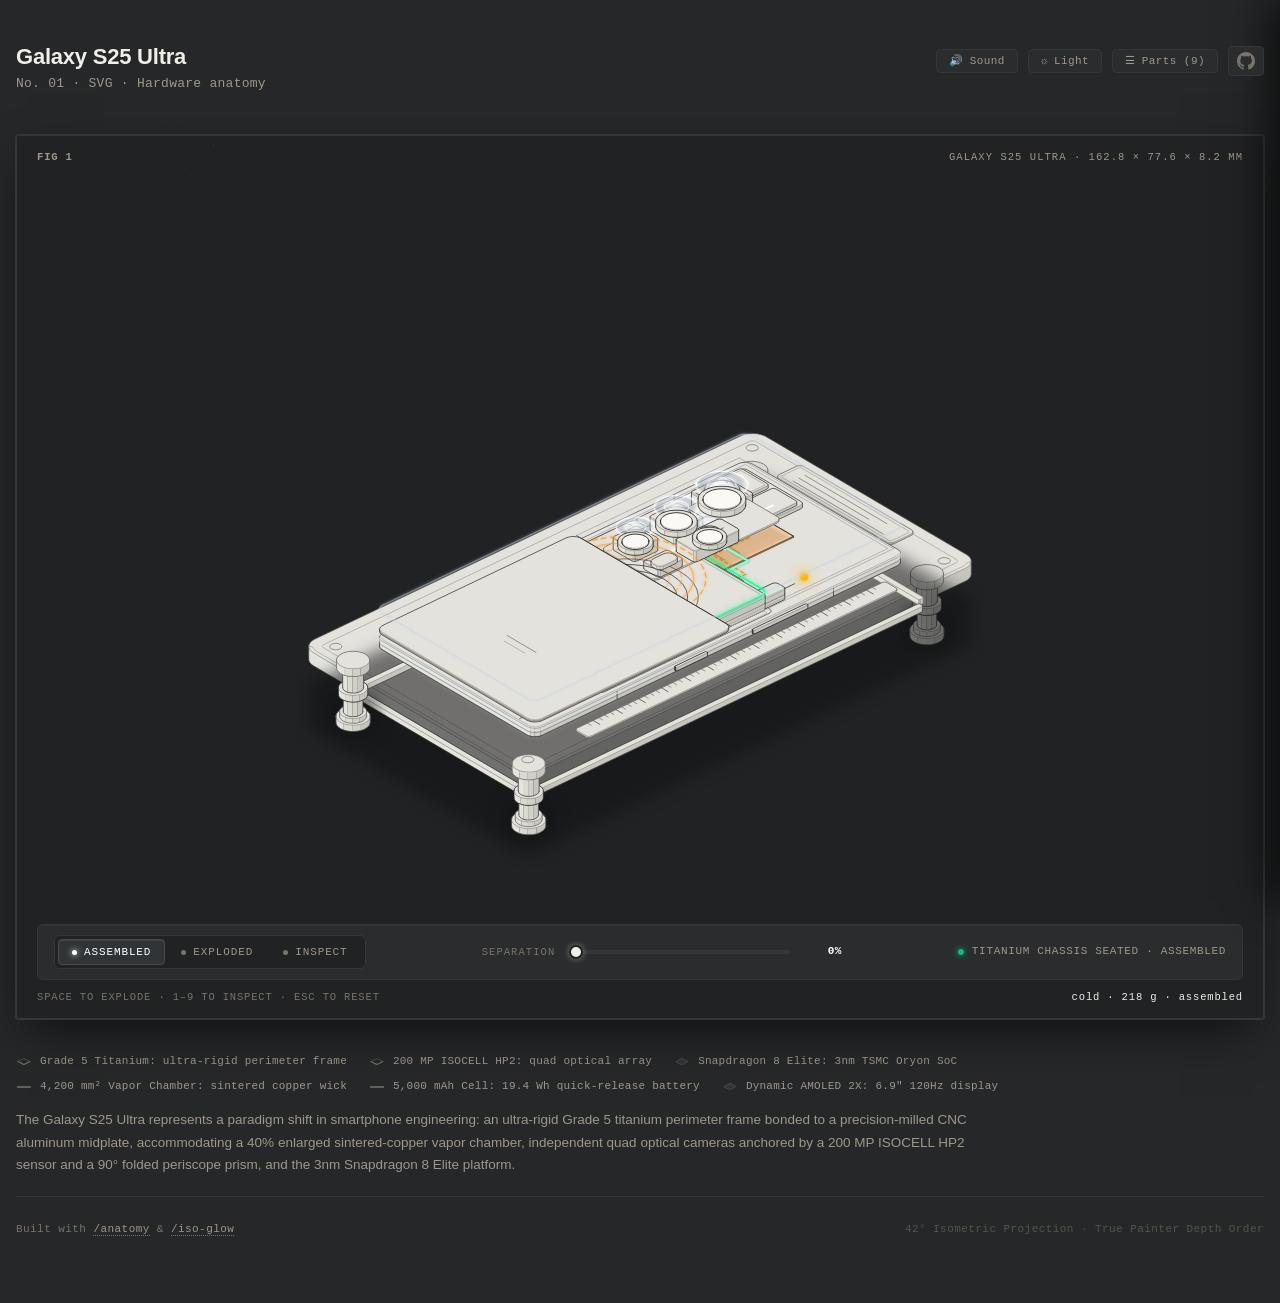
<file: index.html>
<!doctype html><html lang="en"><head><meta charset="utf-8"><meta name="viewport" content="width=device-width, initial-scale=1"><title>Samsung Galaxy S25 Ultra · Interactive Engineering Anatomy</title><style>
.iso{
  --anatomy-page:#0b0b0b;--anatomy-card:#131313;--anatomy-text:#a3a3a3;--anatomy-strong:#e6e6e6;--anatomy-muted:#6e6e6e;
  --anatomy-paper:#131313;--anatomy-face:#1b1b1b;--anatomy-top:#1c1c1c;
  --anatomy-shade-0:#0f0f0f;--anatomy-shade-1:#121212;--anatomy-shade-2:#151515;--anatomy-shade-3:#181818;
  --anatomy-lit-top:#262626;--anatomy-lit-shade:#1d1d1d;
  --anatomy-hi:#d4d4d4;--anatomy-mid:#6a6a6a;--anatomy-lo:#3e3e3e;--anatomy-faint:#2a2a2a;--anatomy-lit:#ffffff;
  --anatomy-halo:#050505;--anatomy-halo-opacity:.9;--anatomy-dot:#e6e6e6;
  --anatomy-red:#ff6b6b;--anatomy-green:#6be0a0;--anatomy-blue:#6b9bff;
  --anatomy-weight:.6px;--anatomy-ease:cubic-bezier(.32,.72,0,1);
  --anatomy-mono:ui-monospace,"SF Mono",Menlo,Consolas,monospace;
  --anatomy-lift:inset 0 1px 0 0 #ffffff0a,inset 0 0 0 1px #ffffff06,0 0 0 1px #00000026,0 1px 1px -.5px #00000014,0 3px 3px -1.5px #00000014,0 6px 6px -3px #00000014,0 12px 12px -6px #00000014;
}
.iso[data-theme="light"]{
  --anatomy-page:#f2f2ef;--anatomy-card:#fbfbfa;--anatomy-text:#57575a;--anatomy-strong:#18181a;--anatomy-muted:#8c8c90;
  --anatomy-paper:#fbfbfa;--anatomy-face:#ffffff;--anatomy-top:#ffffff;
  --anatomy-shade-0:#dcdcd9;--anatomy-shade-1:#e5e5e2;--anatomy-shade-2:#ededea;--anatomy-shade-3:#f4f4f1;
  --anatomy-lit-top:#ffffff;--anatomy-lit-shade:#eeeeeb;
  --anatomy-hi:#26262a;--anatomy-mid:#8a8a8f;--anatomy-lo:#b4b4b8;--anatomy-faint:#d4d4d6;--anatomy-lit:#000000;
  --anatomy-halo:#8a8a80;--anatomy-halo-opacity:.32;--anatomy-dot:#3a3a3e;
  --anatomy-red:#e5484d;--anatomy-green:#30a46c;--anatomy-blue:#3e63dd;
  --anatomy-lift:inset 0 1px 0 0 #ffffff,0 0 0 1px #0000000f,0 1px 1px -.5px #0000000a,0 3px 3px -1.5px #0000000a,0 6px 6px -3px #0000000a,0 12px 12px -6px #0000000a;
}
.iso-svg{display:block;width:100%;height:auto;overflow:visible}
.iso-svg path,.iso-svg circle{vector-effect:non-scaling-stroke}
.iso-fill{fill:var(--anatomy-paper);stroke:none}
.iso-solid[data-lit]>.iso-fill{fill:var(--anatomy-face)}
.iso-shade,.iso-top{stroke:none}
.iso-shade[data-shade="0"]{fill:var(--anatomy-shade-0)}
.iso-shade[data-shade="1"]{fill:var(--anatomy-shade-1)}
.iso-shade[data-shade="2"]{fill:var(--anatomy-shade-2)}
.iso-shade[data-shade="3"]{fill:var(--anatomy-shade-3)}
.iso-top{fill:var(--anatomy-top)}
.iso-solid[data-lit]>.iso-top{fill:var(--anatomy-lit-top)}
.iso-solid[data-lit]>.iso-shade{fill:var(--anatomy-lit-shade)}
.iso-solid[data-seamless]>.iso-shade,.iso-solid[data-seamless]>.iso-top{stroke-width:.4;stroke-linejoin:round}
.iso-solid[data-seamless]>.iso-shade[data-shade="0"]{stroke:var(--anatomy-shade-0)}
.iso-solid[data-seamless]>.iso-shade[data-shade="1"]{stroke:var(--anatomy-shade-1)}
.iso-solid[data-seamless]>.iso-shade[data-shade="2"]{stroke:var(--anatomy-shade-2)}
.iso-solid[data-seamless]>.iso-shade[data-shade="3"]{stroke:var(--anatomy-shade-3)}
.iso-solid[data-seamless]>.iso-top{stroke:var(--anatomy-top)}
.iso-solid[data-seamless][data-lit]>.iso-top{stroke:var(--anatomy-lit-top)}
.iso-solid[data-seamless][data-lit]>.iso-shade{stroke:var(--anatomy-lit-shade)}
.iso-solid[data-lit]>.iso-edge{stroke:var(--anatomy-lit)}
.iso-halo{fill:var(--anatomy-halo);stroke:none;filter:blur(9px);opacity:var(--anatomy-halo-opacity);transform:translateY(3px)}
.iso-line{fill:none;stroke:var(--anatomy-lo);stroke-width:var(--anatomy-weight);stroke-linecap:round;stroke-linejoin:round}
.iso-line[data-tone="hi"]{stroke:var(--anatomy-hi)}
.iso-line[data-tone="mid"]{stroke:var(--anatomy-mid)}
.iso-line[data-tone="lo"]{stroke:var(--anatomy-lo)}
.iso-line[data-tone="faint"]{stroke:var(--anatomy-faint)}
.iso-line[data-tone="lit"]{stroke:var(--anatomy-lit)}
.iso-line[data-tone="red"]{stroke:var(--anatomy-red)}
.iso-line[data-tone="green"]{stroke:var(--anatomy-green)}
.iso-line[data-tone="blue"]{stroke:var(--anatomy-blue)}
.iso-line[data-dotted]{stroke-dasharray:.01 3.5;stroke-width:1}
.iso-line[data-dashed]{stroke-dasharray:3 3}
.iso-line[data-flow]{stroke-dasharray:2 6}
.iso-wire-end{fill:var(--anatomy-paper);stroke:var(--anatomy-lo);stroke-width:var(--anatomy-weight)}
.iso-wire[data-tone="hi"] .iso-wire-end{stroke:var(--anatomy-hi)}
.iso-wire[data-tone="mid"] .iso-wire-end{stroke:var(--anatomy-mid)}
.iso-wire[data-tone="faint"] .iso-wire-end{stroke:var(--anatomy-faint)}
.iso-wire[data-tone="lit"] .iso-wire-end{stroke:var(--anatomy-lit)}
.iso-dots circle{fill:var(--anatomy-dot);stroke:none;opacity:.32}
.iso-dots[data-tone="hi"] circle{opacity:.85}
.iso-dots[data-tone="mid"] circle{opacity:.45}
.iso-dots[data-tone="lo"] circle{opacity:.22}
.iso-dots[data-tone="faint"] circle{opacity:.12}
.iso-face-text{fill:var(--anatomy-mid);font-family:var(--anatomy-mono);letter-spacing:.04em}
.iso-face-text[data-tone="hi"]{fill:var(--anatomy-hi)}
.iso-face-text[data-tone="lo"]{fill:var(--anatomy-lo)}
.iso-face-text[data-tone="faint"]{fill:var(--anatomy-faint)}
.tb-body{fill:var(--anatomy-shade-2);stroke:none}
.tb-shine{fill:var(--anatomy-top);stroke:none}
.tb-shade{fill:var(--anatomy-shade-0);stroke:none}
.tb-ring{fill:none;stroke:var(--anatomy-lo);stroke-width:.45;stroke-linecap:butt;stroke-linejoin:round}
.tb-ring[data-tone="mid"]{stroke:var(--anatomy-mid)}
.tb-ring[data-tone="faint"]{stroke:var(--anatomy-faint)}
.tb-ring[data-tone="hi"]{stroke:var(--anatomy-hi)}
@keyframes iso-flow{to{stroke-dashoffset:-32}}
@keyframes iso-pulse{0%,100%{opacity:.18}12%{opacity:1}40%{opacity:.18}}
.iso-line[data-flow]{animation:iso-flow 1600ms linear infinite}
.iso-dots circle[data-pulse]{animation:iso-pulse 1600ms steps(1,end) infinite;animation-delay:var(--pulse-at,0ms)}
.iso-figure{margin:32px 0 36px}
.iso-plate{position:relative;padding:52px 24px;border-radius:0;background:var(--anatomy-card);box-shadow:0 0 0 1px var(--anatomy-mid);--anatomy-paper:var(--anatomy-card)}
.iso-plate-corners{position:absolute;inset:18px 20px;pointer-events:none}
.iso-plate-corner{position:absolute;color:var(--anatomy-muted);font-family:var(--anatomy-mono);font-size:10.5px;line-height:1;letter-spacing:.04em;white-space:nowrap}
.iso-plate-corner[data-corner="fig"]{top:0;left:0;color:var(--anatomy-text)}
.iso-plate-corner[data-corner="title"]{top:0;right:0;text-transform:uppercase;letter-spacing:.1em}
.iso-plate-corner[data-corner="hint"]{bottom:0;left:0;text-transform:uppercase;letter-spacing:.1em}
.iso-plate-corner[data-corner="readout"]{right:0;bottom:0;color:var(--anatomy-text);font-variant-numeric:tabular-nums}
.iso-plate .iso-svg{margin:0 auto}
.iso-legend{display:grid;gap:8px;margin-top:12px;color:var(--anatomy-muted);font-size:13px;line-height:1.55}
.iso-keys{display:flex;flex-wrap:wrap;gap:6px 18px}
.iso-key{display:inline-flex;align-items:center;gap:7px}
.iso-swatch{width:16px;height:10px;flex:none;overflow:visible}
.iso-swatch path{fill:none;stroke:var(--anatomy-hi);stroke-width:1;vector-effect:non-scaling-stroke;stroke-linejoin:round;stroke-linecap:round}
.iso-swatch[data-mark="raised"] path,.iso-swatch[data-mark="flat"] path{stroke:var(--anatomy-mid)}
.iso-swatch[data-mark="lit"] path{stroke:var(--anatomy-lit)}
.iso-swatch[data-mark="dim"] path{stroke:var(--anatomy-lo)}
.iso-swatch[data-mark="dotted"] path{stroke-dasharray:.01 3;stroke-width:1.4}
.iso-swatch[data-mark="dashed"] path{stroke-dasharray:3 2.5}
.iso-swatch[data-mark="red"] path{stroke:var(--anatomy-red)}
.iso-swatch[data-mark="green"] path{stroke:var(--anatomy-green)}
.iso-swatch[data-mark="blue"] path{stroke:var(--anatomy-blue)}
.iso-swatch-crease{stroke:var(--anatomy-lo)!important}
@media (max-width:560px){.iso-plate{padding:48px 12px 70px}.iso-plate-corner[data-corner="hint"]{bottom:18px}}
@media (prefers-reduced-motion:reduce){.iso-line[data-flow],.iso-dots circle[data-pulse]{animation:none}}

*{box-sizing:border-box}
html{color-scheme:dark}
body[data-theme="light"]{color-scheme:light}
body{margin:0;background:var(--anatomy-page);color:var(--anatomy-text);font:14px/1.6 ui-sans-serif,system-ui,-apple-system,"Segoe UI",sans-serif;-webkit-font-smoothing:antialiased}
.iso-page{width:min(1240px,100% - 32px);margin:64px auto 96px}
</style></head><body class="iso" data-theme="dark"><main class="iso-page"><style>/**
 * Galaxy S25 Ultra — Interactive Engineering Anatomy
 * Master Exhibition Stylesheet
 *
 * Visual Direction:
 * - Museum-grade dark technical exhibition hall: near-black graphite (#0b0c0e),
 *   titanium panels (#131417), muted edge lines (#25282c), precision metal accents.
 * - Restrained active illumination: clean white (#ffffff), metallic silver (#e2e8f0),
 *   warm copper/amber (#ff9a2e, #d97706) for thermal flow, power green (#10b981).
 * - Anti-Slop Directive: No neon rainbow gradients, no glassmorphism bubble cards,
 *   no floating marketing fluff. Crisp 1px technical joints and calibrated typography.
 */

/* ==========================================================================
   1. Design Tokens & Exhibition Theme Contract
   ========================================================================== */

:root,
.iso {
  /* Core Slate & Ivory Exhibition Tokens matching Anatomy reference */
  --bg: #252728;
  --panel: #202223;
  --edge: #343739;
  --line: #474b4f;
  --accent: #ffffff;
  --accent-hi: #ffffff;
  --accent-dim: rgba(255, 255, 255, 0.08);
  --accent-border: rgba(255, 255, 255, 0.28);
  --accent-glow: rgba(255, 255, 255, 0.35);

  /* Anatomy Surface & Facet Tokens (Tactile Titanium / Ceramic Bone) */
  --anatomy-page: #252728;
  --anatomy-card: #202223;
  --anatomy-paper: #dedbd5;
  --anatomy-face: #dedbd5;
  --anatomy-top: #e4e2dd;
  --anatomy-shade-0: #c6c6be;
  --anatomy-shade-1: #d0d0c9;
  --anatomy-shade-2: #dadad3;
  --anatomy-shade-3: #e4e4de;
  --anatomy-lit-top: #fbf9f5;
  --anatomy-lit-shade: #edebe6;
  --anatomy-hi: #2b2b29;
  --anatomy-mid: #4a4945;
  --anatomy-lo: #787670;
  --anatomy-faint: #a8a59e;
  --anatomy-lit: #000000;
  --anatomy-halo: #121314;
  --anatomy-halo-opacity: 0.55;
  --anatomy-dot: #4a4945;
  --anatomy-weight: 0.75px;

  /* Secondary Accents (Warm Copper/Amber & Clean Power Green) */
  --accent-silver: #d5d2cb;
  --accent-amber: #ff9a2e;
  --accent-amber-dim: rgba(255, 154, 46, 0.12);
  --accent-amber-glow: rgba(255, 154, 46, 0.35);
  --accent-green: #10b981;
  --accent-green-dim: rgba(16, 185, 129, 0.12);

  /* Tiered Neutral Surfaces */
  --surface-raised: #2a2c2e;
  --surface-elevated: #313436;
  --surface-hover: #393c3f;
  --surface-active: #42464a;

  /* Metallic Materials */
  --metal-titanium: #d5d2cb;
  --metal-silver: #e4e2dd;
  --metal-charcoal: #4a4945;

  /* Typography Colors */
  --text-main: #f0eee9;
  --text-secondary: #9e978b;
  --text-muted: #78736a;
  --text-faint: #56534c;

  /* Typography Stacks */
  --font-mono: "DM Mono", "JetBrains Mono", ui-monospace, SFMono-Regular, Menlo, Monaco, Consolas, "Liberation Mono", monospace;
  --font-sans: -apple-system, BlinkMacSystemFont, "Segoe UI", Roboto, "Helvetica Neue", Arial, sans-serif;

  /* Motion Timing */
  --ease-out-expo: cubic-bezier(0.16, 1, 0.3, 1);
  --trans-fast: 160ms cubic-bezier(0.16, 1, 0.3, 1);
  --trans-normal: 260ms cubic-bezier(0.16, 1, 0.3, 1);

  /* Elevated Shadows */
  --plate-shadow: 0 0 0 1px var(--edge), 0 20px 48px -12px rgba(0, 0, 0, 0.75);
  --card-shadow: 0 0 0 1px var(--edge), 0 12px 32px -8px rgba(0, 0, 0, 0.55);
}

/* Light Theme Overrides (Clean Technical Engineering Spec Sheet) */
.iso[data-theme="light"],
body[data-theme="light"] {
  --bg: #f4f5f7;
  --panel: #ffffff;
  --edge: #dbe0e6;
  --line: #b8c0cc;
  --accent: #0f172a;
  --accent-hi: #000000;
  --accent-dim: rgba(15, 23, 42, 0.08);
  --accent-border: rgba(15, 23, 42, 0.25);
  --accent-glow: rgba(15, 23, 42, 0.15);

  --anatomy-page: #f4f5f7;
  --anatomy-card: #ffffff;

  --accent-silver: #475569;
  --accent-amber: #d97706;
  --accent-amber-dim: rgba(217, 119, 6, 0.1);
  --accent-amber-glow: rgba(217, 119, 6, 0.25);
  --accent-green: #059669;
  --accent-green-dim: rgba(5, 150, 105, 0.1);

  --surface-raised: #f7f8fa;
  --surface-elevated: #edf0f5;
  --surface-hover: #e4e8ef;
  --surface-active: #d9dfeb;

  --metal-titanium: #4b5563;
  --metal-silver: #374151;
  --metal-charcoal: #cbd5e1;

  --text-main: #0f172a;
  --text-secondary: #475569;
  --text-muted: #64748b;
  --text-faint: #94a3b8;

  --plate-shadow: 0 0 0 1px var(--edge), 0 12px 36px -8px rgba(15, 23, 42, 0.08);
  --card-shadow: 0 0 0 1px var(--edge), 0 8px 24px -6px rgba(15, 23, 42, 0.08);
}

/* ==========================================================================
   2. Reset, Base & Body Foundation
   ========================================================================== */

*, *::before, *::after {
  box-sizing: border-box;
}

body.iso {
  margin: 0;
  padding: 0;
  background-color: var(--bg);
  color: var(--text-main);
  font-family: var(--font-sans);
  font-size: 14px;
  line-height: 1.6;
  -webkit-font-smoothing: antialiased;
  -moz-osx-font-smoothing: grayscale;
  text-rendering: optimizeLegibility;
  overflow-x: hidden;
  width: 100%;
}

.iso-page {
  width: min(1360px, 100% - 32px);
  margin: 36px auto 64px;
  padding: 0;
}

@media (max-width: 640px) {
  .iso-page {
    width: 100%;
    margin: 16px auto 40px;
    padding: 0 12px;
  }
}

/* ==========================================================================
   3. Exhibition Container & Header (.s25-exhibition-wrap, .exhibition-header)
   ========================================================================== */

.s25-exhibition-wrap {
  display: flex;
  flex-direction: column;
  gap: 20px;
  width: 100%;
}

.anatomy-gallery-header {
  display: flex;
  align-items: flex-start;
  justify-content: space-between;
  padding: 8px 0 20px;
  width: 100%;
  position: relative;
  z-index: 300;
}

.anatomy-brand-group {
  display: flex;
  flex-direction: column;
  gap: 4px;
}

.anatomy-heading {
  margin: 0;
  font-family: var(--font-sans);
  font-size: 22px;
  font-weight: 600;
  color: #f0eee9;
  letter-spacing: -0.01em;
  line-height: 1.2;
}

.anatomy-subheading {
  font-family: var(--font-mono);
  font-size: 13px;
  font-weight: 400;
  color: #9e978b;
  letter-spacing: 0.02em;
}

.anatomy-actions-group {
  display: flex;
  align-items: center;
  gap: 10px;
  flex-wrap: wrap;
  padding-top: 2px;
}

.anatomy-btn-header {
  appearance: none;
  background: var(--surface-raised);
  border: 1px solid var(--edge);
  color: var(--text-secondary);
  font-family: var(--font-mono);
  font-size: 11px;
  font-weight: 500;
  letter-spacing: 0.04em;
  padding: 5px 12px;
  border-radius: 4px;
  cursor: pointer;
  display: inline-flex;
  align-items: center;
  gap: 6px;
  transition: var(--trans-fast);
  user-select: none;
  outline: none;
}

.anatomy-btn-header:hover {
  color: var(--text-main);
  background: var(--surface-hover);
  border-color: var(--line);
}

.anatomy-btn-header:active {
  background: var(--surface-active);
  transform: translateY(1px);
}

.anatomy-btn-header:focus-visible {
  outline: 2px solid var(--accent-border);
  outline-offset: 1px;
}

.anatomy-btn-header .btn-icon {
  font-size: 11px;
  line-height: 1;
}

.anatomy-icon-link {
  color: var(--text-muted);
  transition: color var(--trans-fast), transform var(--trans-fast);
  display: inline-flex;
  align-items: center;
  text-decoration: none;
  padding: 5px 8px;
  border-radius: 4px;
  border: 1px solid var(--edge);
  background: var(--surface-raised);
}

.anatomy-icon-link:hover {
  color: var(--text-main);
  background: var(--surface-hover);
  border-color: var(--line);
  transform: translateY(-1px);
}

/* ==========================================================================
   4. Main Stage Layout (.s25-main-stage, .s25-figure)
   ========================================================================== */

.s25-main-stage {
  display: flex;
  flex-direction: column;
  align-items: center;
  width: 100%;
  position: relative;
}

.s25-figure {
  margin: 0;
  display: flex;
  flex-direction: column;
  gap: 16px;
  min-width: 0;
  width: 100%;
}

/* ==========================================================================
   5. Anatomy Isometric Plate (.iso-plate.s25-plate)
   ========================================================================== */

.iso-plate.s25-plate {
  position: relative;
  background: var(--panel);
  border: 1px solid var(--edge);
  border-radius: 3px;
  padding: 44px 20px 24px;
  box-shadow: 0 0 0 1px var(--edge), 0 18px 48px -12px rgba(0, 0, 0, 0.65);
  overflow: visible;
  outline: none;
  transition: border-color var(--trans-fast), box-shadow var(--trans-fast);
}

.iso[data-theme="light"] .iso-plate.s25-plate,
body[data-theme="light"] .iso-plate.s25-plate {
  background: #ffffff;
  border: 1px solid var(--edge);
  box-shadow: 0 0 0 1px var(--edge), 0 12px 36px -8px rgba(15, 23, 42, 0.08);
}

.iso-plate.s25-plate:focus-visible {
  outline: 1px solid var(--anatomy-muted);
  outline-offset: 6px;
}

/* Corner Annotations (Anatomy Standard) */
.iso-plate-corners {
  position: absolute;
  inset: 16px 20px;
  pointer-events: none;
  z-index: 10;
}

.iso-plate-corner {
  position: absolute;
  font-family: var(--font-mono);
  font-size: 10.5px;
  line-height: 1;
  letter-spacing: 0.06em;
  color: var(--text-muted);
  font-variant-numeric: tabular-nums;
  white-space: nowrap;
}

.iso-plate-corner[data-corner="fig"] {
  top: 0;
  left: 0;
  color: var(--text-secondary);
  font-weight: 600;
  letter-spacing: 0.08em;
  text-transform: uppercase;
}

.iso-plate-corner[data-corner="title"] {
  top: 0;
  right: 0;
  color: var(--text-secondary);
  letter-spacing: 0.1em;
  text-transform: uppercase;
}

.iso-plate-corner[data-corner="hint"] {
  bottom: 0;
  left: 0;
  letter-spacing: 0.08em;
  text-transform: uppercase;
  color: var(--text-muted);
}

.iso-plate-corner[data-corner="readout"] {
  right: 0;
  bottom: 0;
  color: var(--text-main);
  font-weight: 500;
  letter-spacing: 0.08em;
}

@media (max-width: 640px) {
  .iso-plate.s25-plate {
    padding: 38px 12px 16px;
  }
  .iso-plate-corners {
    inset: 12px 14px;
  }
  .iso-plate-corner[data-corner="title"] {
    max-width: 200px;
    overflow: hidden;
    text-overflow: ellipsis;
    font-size: 9.5px;
  }
  .iso-plate-corner[data-corner="hint"] {
    display: none;
  }
}

/* ==========================================================================
   6. SVG Stage & Interactive Component Pieces (.s25-svg-container, #assemblyRoot, .it)
   ========================================================================== */

.s25-svg-container {
  position: relative;
  width: 100%;
  display: flex;
  align-items: center;
  justify-content: center;
  min-height: 380px;
  overflow: visible;
  user-select: none;
  touch-action: pan-y;
}

.iso-svg.s25-stage {
  display: block;
  width: 100%;
  height: auto;
  max-height: 720px;
  overflow: visible;
}

/* Sharp non-scaling strokes across all viewports */
.iso-svg.s25-stage path,
.iso-svg.s25-stage circle,
.iso-svg.s25-stage line,
.iso-svg.s25-stage polygon {
  vector-effect: non-scaling-stroke;
}

#assemblyRoot {
  transform-box: fill-box;
}

/* Interactive Component Group (.it) Contract */
.it {
  cursor: pointer;
  transform-box: fill-box;
  transform-origin: center;
  transition:
    opacity var(--trans-normal),
    filter var(--trans-normal),
    transform var(--trans-normal);
}

/* Subdued State */
.it.subdued,
.it.is-dimmed {
  opacity: 0.2;
  filter: grayscale(80%);
}

/* Selected State */
.it.selected,
.it.is-active {
  opacity: 1;
  filter: drop-shadow(0 0 12px var(--accent));
}

/* Parent Selection Cascade */
.s25-stage.has-selection .it:not(.selected):not(.is-active) {
  opacity: 0.2;
  filter: grayscale(80%);
}

.s25-stage.has-selection .it.selected,
.s25-stage.has-selection .it.is-active {
  opacity: 1;
  filter: drop-shadow(0 0 12px var(--accent));
}

/* Unselected Hover */
.s25-stage:not(.has-selection) .it:hover {
  filter: drop-shadow(0 0 8px rgba(255, 255, 255, 0.25));
}

.iso[data-theme="light"] .s25-stage:not(.has-selection) .it:hover {
  filter: drop-shadow(0 0 6px rgba(15, 23, 42, 0.35));
}

/* ==========================================================================
   7. Hardware Illumination & Restrained Technical Motion
   ========================================================================== */

.glow-active {
  pointer-events: none;
  transition: opacity var(--trans-fast);
}

@keyframes bus-packet-flow {
  0% {
    stroke-dasharray: 0 1000;
    stroke-dashoffset: 0;
    opacity: 0;
  }
  15% {
    opacity: 1;
  }
  85% {
    opacity: 1;
  }
  100% {
    stroke-dasharray: 140 1000;
    stroke-dashoffset: -860;
    opacity: 0;
  }
}

.pulse.go {
  animation: bus-packet-flow 2.4s var(--ease-out-expo) infinite;
}

@keyframes capillary-circulate {
  to {
    stroke-dashoffset: -24;
  }
}

.capillary-stream {
  animation: capillary-circulate 1.8s linear infinite;
}

@keyframes induction-orbit {
  to {
    stroke-dashoffset: -36;
  }
}

.induction-ring {
  animation: induction-orbit 2.6s linear infinite;
}

@keyframes soc-core-breathe {
  0%, 100% {
    opacity: 0.22;
  }
  50% {
    opacity: 0.52;
  }
}

.soc-halo {
  animation: soc-core-breathe 2.4s ease-in-out infinite;
}

@keyframes emr-tip-pulse {
  0%, 100% {
    opacity: 0.35;
    transform: scale(0.95);
  }
  50% {
    opacity: 0.85;
    transform: scale(1.1);
  }
}

.spen-tip-bloom {
  transform-box: fill-box;
  transform-origin: center;
  animation: emr-tip-pulse 2s ease-in-out infinite;
}

@keyframes optical-sweep {
  0%, 100% {
    opacity: 0.75;
  }
  50% {
    opacity: 1;
  }
}

.periscope-optical-ray {
  animation: optical-sweep 2.2s ease-in-out infinite;
}

/* ==========================================================================
   8. Controls Bar (.s25-controls, .mode-toggles, .ctrl-btn, #explodeScrub)
   ========================================================================== */

.s25-controls {
  position: relative;
  z-index: 10;
  display: flex;
  align-items: center;
  justify-content: space-between;
  flex-wrap: wrap;
  gap: 16px;
  margin-top: 24px;
  margin-bottom: 14px;
  padding: 10px 16px;
  background: var(--surface-raised);
  border: 1px solid var(--edge);
  border-radius: 6px;
  box-shadow: inset 0 1px 0 rgba(255, 255, 255, 0.03);
}

/* Mode Buttons Pill Segment */
.mode-toggles {
  display: inline-flex;
  align-items: center;
  background: var(--panel);
  border: 1px solid var(--edge);
  border-radius: 5px;
  padding: 3px;
  gap: 2px;
}

.ctrl-btn {
  appearance: none;
  background: transparent;
  border: 1px solid transparent;
  color: var(--text-secondary);
  font-family: var(--font-mono);
  font-size: 11px;
  font-weight: 500;
  letter-spacing: 0.08em;
  text-transform: uppercase;
  padding: 6px 13px;
  border-radius: 4px;
  cursor: pointer;
  display: inline-flex;
  align-items: center;
  gap: 7px;
  transition: var(--trans-fast);
  outline: none;
  user-select: none;
}

.ctrl-btn:hover {
  color: var(--text-main);
  background: var(--surface-hover);
}

.ctrl-btn.active {
  color: #ffffff;
  background: var(--surface-elevated);
  border-color: var(--line);
  box-shadow: inset 0 1px 0 rgba(255, 255, 255, 0.08);
}

.iso[data-theme="light"] .ctrl-btn.active {
  color: #0f172a;
  background: #ffffff;
  border-color: var(--edge);
  box-shadow: 0 1px 3px rgba(15, 23, 42, 0.08);
}

.ctrl-btn:focus-visible {
  outline: 2px solid var(--accent-border);
  outline-offset: 1px;
}

.dot-indicator {
  width: 5px;
  height: 5px;
  border-radius: 50%;
  background: var(--text-muted);
  transition: var(--trans-fast);
}

.ctrl-btn.active .dot-indicator {
  background: var(--accent);
  box-shadow: 0 0 6px var(--accent);
}

/* Exploded Separation Scrubber */
.scrub-container {
  display: flex;
  align-items: center;
  gap: 12px;
  flex: 1 1 200px;
  max-width: 360px;
  min-width: 170px;
}

.scrub-label {
  font-family: var(--font-mono);
  font-size: 10.5px;
  font-weight: 500;
  letter-spacing: 0.1em;
  text-transform: uppercase;
  color: var(--text-muted);
  white-space: nowrap;
}

#explodeScrub {
  flex: 1;
  -webkit-appearance: none;
  appearance: none;
  height: 4px;
  background: var(--edge);
  border-radius: 2px;
  outline: none;
  cursor: pointer;
  transition: background var(--trans-fast);
}

#explodeScrub:hover {
  background: var(--line);
}

#explodeScrub:focus-visible {
  outline: 2px solid var(--accent-border);
  outline-offset: 3px;
}

/* Custom Thumbs */
#explodeScrub::-webkit-slider-thumb {
  -webkit-appearance: none;
  appearance: none;
  width: 14px;
  height: 14px;
  border-radius: 50%;
  background: var(--text-main);
  border: 2px solid var(--panel);
  box-shadow: 0 0 6px rgba(255, 255, 255, 0.4);
  cursor: pointer;
  transition: transform 0.14s ease, box-shadow 0.14s ease;
}

#explodeScrub::-webkit-slider-thumb:hover {
  transform: scale(1.2);
  box-shadow: 0 0 10px rgba(255, 255, 255, 0.6);
}

#explodeScrub::-moz-range-thumb {
  width: 14px;
  height: 14px;
  border-radius: 50%;
  background: var(--text-main);
  border: 2px solid var(--panel);
  box-shadow: 0 0 6px rgba(255, 255, 255, 0.4);
  cursor: pointer;
  transition: transform 0.14s ease, box-shadow 0.14s ease;
}

#explodeScrub::-moz-range-thumb:hover {
  transform: scale(1.2);
  box-shadow: 0 0 10px rgba(255, 255, 255, 0.6);
}

.scrub-val {
  font-family: var(--font-mono);
  font-size: 11px;
  font-weight: 600;
  letter-spacing: 0.04em;
  font-variant-numeric: tabular-nums;
  color: var(--accent);
  min-width: 38px;
  text-align: right;
}

/* Live Status Indicator */
.s25-live-indicator {
  display: inline-flex;
  align-items: center;
  gap: 8px;
  font-family: var(--font-mono);
  font-size: 11px;
  letter-spacing: 0.06em;
  color: var(--text-secondary);
  white-space: nowrap;
}

@keyframes live-blink {
  0%, 100% {
    opacity: 1;
  }
  50% {
    opacity: 0.35;
  }
}

.live-dot {
  width: 6px;
  height: 6px;
  border-radius: 50%;
  background: var(--accent-green);
  box-shadow: 0 0 6px var(--accent-green);
  animation: live-blink 2.2s ease-in-out infinite;
}

.live-text {
  color: var(--text-secondary);
  text-transform: uppercase;
}

/* ==========================================================================
   9. Assembly Legend & Swatches matching Anatomy desk-computer standard
   ========================================================================== */

.iso-legend {
  margin-top: 18px;
  display: flex;
  flex-direction: column;
  gap: 14px;
  width: 100%;
}

.iso-keys {
  display: flex;
  flex-wrap: wrap;
  gap: 8px 22px;
  align-items: center;
}

.iso-key {
  display: inline-flex;
  align-items: center;
  gap: 8px;
  font-family: var(--font-mono);
  font-size: 11px;
  color: var(--text-secondary);
  letter-spacing: 0.02em;
}

.iso-swatch {
  width: 16px;
  height: 10px;
  flex: none;
  overflow: visible;
}

.iso-swatch path {
  fill: none;
  stroke: var(--text-secondary);
  stroke-width: 1;
  vector-effect: non-scaling-stroke;
  stroke-linejoin: round;
  stroke-linecap: round;
}

.iso-swatch[data-mark="flat"] path {
  fill: var(--surface-elevated);
}

.iso-swatch-crease {
  stroke: var(--text-muted) !important;
}

.iso-caption {
  margin: 0;
  font-family: var(--font-sans);
  font-size: 13.5px;
  line-height: 1.65;
  color: var(--text-secondary);
  max-width: 960px;
}

/* Backward compatibility for legend chips */
.assembly-legend {
  display: flex;
  flex-wrap: wrap;
  gap: 8px;
  align-items: center;
}

.legend-chip {
  appearance: none;
  background: var(--surface-raised);
  border: 1px solid var(--edge);
  border-radius: 4px;
  padding: 6px 11px;
  cursor: pointer;
  display: inline-flex;
  align-items: center;
  gap: 7px;
  font-family: var(--font-mono);
  font-size: 11px;
  color: var(--text-secondary);
  transition: var(--trans-fast);
  outline: none;
  user-select: none;
}

.legend-chip:hover {
  background: var(--surface-hover);
  border-color: var(--line);
  color: var(--text-main);
}

.legend-chip:focus-visible {
  outline: 2px solid var(--accent-border);
  outline-offset: 1px;
}

.legend-chip.active,
.legend-chip[aria-pressed="true"] {
  background: var(--accent-dim);
  border-color: var(--text-main);
  color: var(--text-main);
  box-shadow: 0 0 8px rgba(255, 255, 255, 0.18);
}

.iso[data-theme="light"] .legend-chip.active,
.iso[data-theme="light"] .legend-chip[aria-pressed="true"] {
  background: var(--accent-dim);
  border-color: var(--accent);
  color: var(--accent);
}

.chip-num {
  font-size: 10px;
  font-weight: 600;
  letter-spacing: 0.06em;
  color: var(--text-muted);
  transition: color var(--trans-fast);
}

.legend-chip.active .chip-num {
  color: var(--text-main);
}

.chip-name {
  letter-spacing: 0.04em;
  text-transform: capitalize;
}

/* ==========================================================================
   10. Responsive Parts Sidebar & Inspection Drawer (.s25-sidebar)
   ========================================================================== */

.s25-sidebar {
  position: fixed;
  top: 0;
  right: 0;
  bottom: 0;
  width: 400px;
  max-width: 92vw;
  background: var(--panel);
  border-left: 1px solid var(--edge);
  box-shadow: -12px 0 40px rgba(0, 0, 0, 0.65);
  z-index: 250;
  display: flex;
  flex-direction: column;
  transform: translateX(100%);
  transition: transform 300ms cubic-bezier(0.16, 1, 0.3, 1);
  overflow: hidden;
}

.s25-sidebar.open {
  transform: translateX(0);
}

.s25-sidebar-backdrop {
  position: fixed;
  inset: 0;
  background: rgba(0, 0, 0, 0.6);
  backdrop-filter: blur(3px);
  z-index: 240;
  opacity: 0;
  pointer-events: none;
  transition: opacity 240ms ease;
}

.s25-sidebar-backdrop.active {
  opacity: 1;
  pointer-events: auto;
}

.sidebar-header {
  display: flex;
  align-items: center;
  justify-content: space-between;
  padding: 18px 20px;
  border-bottom: 1px solid var(--edge);
  background: var(--surface-raised);
}

.sidebar-title-group {
  display: flex;
  flex-direction: column;
  gap: 2px;
}

.sidebar-badge {
  font-family: var(--font-mono);
  font-size: 9.5px;
  font-weight: 600;
  letter-spacing: 0.12em;
  text-transform: uppercase;
  color: var(--text-muted);
}

.sidebar-title {
  margin: 0;
  font-family: var(--font-sans);
  font-size: 17px;
  font-weight: 600;
  color: var(--text-main);
  letter-spacing: -0.01em;
}

.sidebar-close-btn {
  appearance: none;
  background: transparent;
  border: 1px solid var(--edge);
  color: var(--text-secondary);
  width: 32px;
  height: 32px;
  border-radius: 4px;
  cursor: pointer;
  display: flex;
  align-items: center;
  justify-content: center;
  font-size: 14px;
  transition: var(--trans-fast);
}

.sidebar-close-btn:hover {
  color: var(--text-main);
  border-color: var(--line);
  background: var(--surface-hover);
}

.sidebar-toolbar {
  display: flex;
  align-items: center;
  justify-content: space-between;
  padding: 10px 18px;
  border-bottom: 1px solid var(--edge);
  background: var(--surface-elevated);
  gap: 12px;
}

.isolate-toggle-label {
  display: inline-flex;
  align-items: center;
  gap: 8px;
  cursor: pointer;
  font-family: var(--font-mono);
  font-size: 11px;
  color: var(--text-secondary);
  user-select: none;
}

.isolate-checkbox {
  accent-color: var(--text-main);
  cursor: pointer;
}

.sidebar-action-btn {
  appearance: none;
  background: var(--surface-raised);
  border: 1px solid var(--edge);
  color: var(--text-secondary);
  font-family: var(--font-mono);
  font-size: 10.5px;
  font-weight: 500;
  padding: 5px 10px;
  border-radius: 4px;
  cursor: pointer;
  transition: var(--trans-fast);
  outline: none;
}

.sidebar-action-btn:hover {
  background: var(--surface-hover);
  color: var(--text-main);
  border-color: var(--line);
}

.sidebar-list {
  flex: 1;
  overflow-y: auto;
  padding: 14px 16px;
  display: flex;
  flex-direction: column;
  gap: 10px;
}

.sidebar-part-card {
  background: var(--surface-raised);
  border: 1px solid var(--edge);
  border-radius: 6px;
  padding: 12px 14px;
  display: flex;
  flex-direction: column;
  gap: 10px;
  transition: var(--trans-fast);
  cursor: pointer;
}

.sidebar-part-card:hover {
  background: var(--surface-hover);
  border-color: var(--line);
}

.sidebar-part-card.active {
  border-color: var(--text-main);
  background: var(--surface-active);
  box-shadow: 0 0 0 1px var(--text-main);
}

.sidebar-part-top {
  display: flex;
  align-items: flex-start;
  gap: 12px;
}

.sidebar-part-num {
  font-family: var(--font-mono);
  font-size: 12px;
  font-weight: 700;
  color: var(--text-muted);
  padding-top: 1px;
}

.sidebar-part-meta {
  flex: 1;
  min-width: 0;
}

.sidebar-part-name {
  font-size: 13px;
  font-weight: 600;
  color: var(--text-main);
  line-height: 1.35;
}

.sidebar-part-sub {
  font-family: var(--font-mono);
  font-size: 10px;
  color: var(--text-muted);
  margin-top: 3px;
  line-height: 1.4;
}

.sidebar-part-status {
  font-family: var(--font-mono);
  font-size: 9.5px;
  text-transform: uppercase;
  letter-spacing: 0.08em;
  padding: 2px 6px;
  border-radius: 3px;
  background: var(--surface-elevated);
  color: var(--text-muted);
  border: 1px solid var(--edge);
  white-space: nowrap;
}

.sidebar-part-card.active .sidebar-part-status {
  background: var(--text-main);
  color: var(--bg);
  border-color: var(--text-main);
  font-weight: 600;
}

.sidebar-part-actions {
  display: flex;
  gap: 8px;
}

.sidebar-part-actions .sidebar-action-btn {
  flex: 1;
  text-align: center;
}

/* ==========================================================================
   10b. Specs Inspection Drawer (.s25-specs-drawer, .s25-specs-drawer.open)
   ========================================================================== */

.s25-specs-drawer {
  background: var(--panel);
  border: 1px solid var(--edge);
  border-radius: 8px;
  padding: 22px;
  display: flex;
  flex-direction: column;
  gap: 18px;
  box-shadow: var(--card-shadow);
  position: fixed;
  top: 72px;
  right: 28px;
  width: 360px;
  max-width: calc(100vw - 48px);
  max-height: calc(100vh - 100px);
  overflow-y: auto;
  z-index: 100;
  opacity: 0;
  pointer-events: none;
  transform: translateX(24px);
  transition: opacity var(--trans-normal), transform var(--trans-normal), border-color var(--trans-fast), box-shadow var(--trans-fast);
}

/* Active Inspection Slide-In */
.s25-specs-drawer.open {
  opacity: 1;
  pointer-events: auto;
  transform: translateX(0);
  border-color: var(--accent-border);
  box-shadow: 0 0 0 1px var(--accent-border), 0 24px 64px -12px rgba(0, 0, 0, 0.85);
}

.specs-header {
  display: flex;
  flex-direction: column;
  gap: 8px;
  border-bottom: 1px solid var(--edge);
  padding-bottom: 14px;
}

.specs-badge {
  font-family: var(--font-mono);
  font-size: 10px;
  font-weight: 600;
  letter-spacing: 0.14em;
  text-transform: uppercase;
  color: var(--accent);
  background: var(--accent-dim);
  border: 1px solid var(--accent-border);
  padding: 3px 8px;
  border-radius: 3px;
  align-self: flex-start;
}

.specs-title {
  margin: 0;
  font-family: var(--font-sans);
  font-size: 17px;
  font-weight: 700;
  letter-spacing: 0.02em;
  color: var(--text-main);
  line-height: 1.3;
}

.specs-desc {
  margin: 0;
  font-family: var(--font-sans);
  font-size: 13px;
  line-height: 1.55;
  color: var(--text-secondary);
}

.specs-metrics {
  display: flex;
  flex-direction: column;
  gap: 8px;
}

.metric-row {
  display: flex;
  flex-direction: column;
  gap: 3px;
  padding: 8px 10px;
  background: var(--surface-raised);
  border: 1px solid var(--edge);
  border-radius: 4px;
  transition: var(--trans-fast);
}

.metric-row:hover {
  background: var(--surface-hover);
  border-color: var(--line);
}

.metric-label {
  font-family: var(--font-mono);
  font-size: 9.5px;
  font-weight: 500;
  letter-spacing: 0.1em;
  text-transform: uppercase;
  color: var(--text-muted);
}

.metric-val {
  font-family: var(--font-mono);
  font-size: 12px;
  font-weight: 500;
  letter-spacing: 0.02em;
  color: var(--text-main);
  font-variant-numeric: tabular-nums;
  word-break: break-word;
}

.specs-footer {
  display: flex;
  align-items: center;
  justify-content: space-between;
  gap: 12px;
  margin-top: auto;
  padding-top: 14px;
  border-top: 1px solid var(--edge);
}

.verified-seal {
  font-family: var(--font-mono);
  font-size: 10.5px;
  font-weight: 500;
  letter-spacing: 0.04em;
  color: var(--accent-green);
  display: inline-flex;
  align-items: center;
  gap: 4px;
}

.specs-close-btn {
  appearance: none;
  background: transparent;
  border: 1px solid var(--edge);
  border-radius: 4px;
  color: var(--text-muted);
  font-family: var(--font-mono);
  font-size: 10.5px;
  font-weight: 500;
  letter-spacing: 0.08em;
  text-transform: uppercase;
  padding: 4px 10px;
  cursor: pointer;
  transition: var(--trans-fast);
  outline: none;
}

.specs-close-btn:hover {
  color: var(--text-main);
  border-color: var(--line);
  background: var(--surface-hover);
}

.specs-close-btn:focus-visible {
  outline: 2px solid var(--accent-border);
  outline-offset: 1px;
}

/* ==========================================================================
   11. Exhibition Footer (.exhibition-footer)
   ========================================================================== */

.exhibition-footer {
  display: flex;
  align-items: center;
  justify-content: space-between;
  flex-wrap: wrap;
  gap: 12px;
  padding-top: 24px;
  border-top: 1px solid var(--edge);
  font-family: var(--font-mono);
  font-size: 11px;
  letter-spacing: 0.04em;
  color: var(--text-muted);
}

.exhibition-footer a {
  color: var(--text-secondary);
  text-decoration: none;
  border-bottom: 1px dotted var(--text-muted);
  transition: color var(--trans-fast), border-color var(--trans-fast);
}

.exhibition-footer a:hover {
  color: var(--accent);
  border-bottom-color: var(--accent);
}

.footer-meta {
  color: var(--text-faint);
  font-variant-numeric: tabular-nums;
}

/* ==========================================================================
   12. Responsive Adjustments & Mobile Optimization (Down to 390px Viewport)
   ========================================================================== */

/* Tablet & Intermediate Viewports */
@media (max-width: 1199px) {
  .s25-specs-drawer {
    position: fixed;
    top: 72px;
    right: 20px;
    width: 340px;
  }
}

@media (max-width: 900px) {
  .s25-controls {
    flex-direction: column;
    align-items: stretch;
    gap: 12px;
  }

  .mode-toggles {
    display: flex;
    width: 100%;
  }

  .ctrl-btn {
    flex: 1;
    justify-content: center;
  }

  .scrub-container {
    max-width: 100%;
    width: 100%;
  }

  .s25-live-indicator {
    justify-content: flex-start;
  }
}

/* Mobile & Touch Responsive Sidebar Drawer */
@media (max-width: 768px) {
  .s25-sidebar {
    top: auto;
    left: 0;
    right: 0;
    bottom: 0;
    width: 100%;
    max-width: 100%;
    max-height: 84vh;
    border-left: none;
    border-top: 1px solid var(--edge);
    border-radius: 14px 14px 0 0;
    box-shadow: 0 -12px 40px rgba(0, 0, 0, 0.75);
    transform: translateY(100%);
  }

  .s25-sidebar.open {
    transform: translateY(0);
  }

  .s25-specs-drawer {
    top: auto;
    left: 0;
    right: 0;
    bottom: 0;
    width: 100%;
    max-width: 100%;
    max-height: 75vh;
    border-radius: 14px 14px 0 0;
    transform: translateY(100%);
  }

  .s25-specs-drawer.open {
    transform: translateY(0);
  }
}

@media (max-width: 560px) {
  .anatomy-gallery-header {
    flex-direction: column;
    align-items: flex-start;
    gap: 12px;
  }

  .anatomy-actions-group {
    width: 100%;
    justify-content: flex-start;
    gap: 6px;
  }

  .anatomy-btn-header {
    flex: 1;
    justify-content: center;
    padding: 6px 8px;
    font-size: 10.5px;
  }

  .s25-svg-container {
    min-height: 280px;
  }

  .exhibition-footer {
    flex-direction: column;
    align-items: flex-start;
    gap: 8px;
  }
}

/* Strict Mobile Viewport (max-width: 480px down to 390px / 360px): Zero Horizontal Overflow */
@media (max-width: 480px) {
  .iso-page {
    width: 100%;
    padding: 0 8px;
    margin: 12px auto 24px;
  }

  .iso-plate.s25-plate {
    padding: 34px 8px 16px;
    border-radius: 3px;
    overflow: hidden;
  }

  .iso-keys {
    gap: 6px 14px;
  }

  .iso-key {
    font-size: 10px;
    gap: 6px;
  }

  .s25-controls {
    padding: 8px 10px;
    gap: 10px;
  }

  .ctrl-btn {
    padding: 6px 8px;
    font-size: 10px;
    letter-spacing: 0.05em;
    gap: 4px;
  }

  .dot-indicator {
    width: 4px;
    height: 4px;
  }

  .scrub-label {
    font-size: 9.5px;
  }

  .scrub-val {
    font-size: 10px;
    min-width: 30px;
  }

  .s25-specs-drawer {
    padding: 16px 14px;
  }
}

/* ==========================================================================
   13. Accessibility & Reduced Motion Prefers
   ========================================================================== */

@media (prefers-reduced-motion: reduce) {
  *, *::before, *::after {
    animation-duration: 0.01ms !important;
    animation-iteration-count: 1 !important;
    transition-duration: 0.01ms !important;
  }

  .pulse.go,
  .capillary-stream,
  .induction-ring,
  .soc-halo,
  .spen-tip-bloom,
  .periscope-optical-ray,
  .live-dot {
    animation: none !important;
  }
}
</style>
  <div class="s25-exhibition-wrap">
    
  <header class="anatomy-gallery-header">
    <div class="anatomy-brand-group">
      <h1 class="anatomy-heading">Galaxy S25 Ultra</h1>
      <div class="anatomy-subheading">No. 01 · SVG · Hardware anatomy</div>
    </div>
    <div class="anatomy-actions-group">
      <button type="button" class="anatomy-btn-header" id="btnSoundToggle" aria-label="Toggle tactile sound feedback" title="Toggle audio feedback">
        <span class="btn-icon" id="soundIcon">🔊</span>
        <span class="btn-text" id="soundLabel">Sound</span>
      </button>
      <button type="button" class="anatomy-btn-header" id="btnThemeToggle" aria-label="Toggle light and dark color theme" title="Toggle dark/light theme">
        <span class="btn-icon" id="themeIcon">☼</span>
        <span class="btn-text" id="themeLabel">Light</span>
      </button>
      <button type="button" class="anatomy-btn-header" id="btnPartsToggle" aria-label="Open parts sidebar" title="View all 9 hardware assemblies">
        <span class="btn-icon">☰</span>
        <span class="btn-text">Parts (9)</span>
      </button>
      <a href="https://github.com/wheresryan22/anatomy" target="_blank" rel="noopener" class="anatomy-icon-link" aria-label="GitHub Repository" title="Anatomy on GitHub">
        <svg width="18" height="18" viewBox="0 0 24 24" fill="currentColor">
          <path d="M12 0C5.37 0 0 5.37 0 12c0 5.31 3.435 9.795 8.205 11.385.6.105.825-.255.825-.57 0-.285-.015-1.23-.015-2.235-3.015.555-3.795-.735-4.035-1.41-.135-.345-.72-1.41-1.23-1.695-.42-.225-1.02-.78-.015-.795.945-.015 1.62.87 1.845 1.23 1.08 1.815 2.805 1.305 3.495.99.105-.78.42-1.305.765-1.605-2.67-.3-5.46-1.335-5.46-5.925 0-1.305.465-2.385 1.23-3.225-.12-.3-.54-1.53.12-3.18 0 0 1.005-.315 3.3 1.23.96-.27 1.98-.405 3-.405s2.04.135 3 .405c2.295-1.56 3.3-1.23 3.3-1.23.66 1.65.24 2.88.12 3.18.765.84 1.23 1.905 1.23 3.225 0 4.605-2.805 5.625-5.475 5.925.435.375.81 1.095.81 2.22 0 1.605-.015 2.895-.015 3.3 0 .315.225.69.825.57A12.02 12.02 0 0024 12c0-6.63-5.37-12-12-12z"/>
        </svg>
      </a>
    </div>
  </header>

    <main class="s25-main-stage">
      <figure class="iso-figure s25-figure">
        <div class="iso-plate s25-plate" tabindex="0" role="region" aria-label="Samsung Galaxy S25 Ultra isometric technical exhibition">
          
  <div class="iso-plate-corners" aria-hidden="true">
    <span class="iso-plate-corner" data-corner="fig">Fig 1</span>
    <span class="iso-plate-corner" data-corner="title">GALAXY S25 ULTRA · 162.8 × 77.6 × 8.2 mm</span>
    <span class="iso-plate-corner" data-corner="hint">Space to Explode · 1–9 to Inspect · Esc to Reset</span>
    <span class="iso-plate-corner" data-corner="readout" data-readout>cold · 218 g · assembled</span>
  </div>

          <div class="s25-svg-container" id="stageContainer">
            
  <svg xmlns="http://www.w3.org/2000/svg" class="iso-svg s25-stage" viewBox="0 0 1100 880" role="img" aria-label="Interactive exploded engineering diagram of the Samsung Galaxy S25 Ultra">
    
    <defs>
      <!-- Core IsoGlow Filters with userSpaceOnUse to prevent zero-height line clipping -->
      <filter id="iso-glow" filterUnits="userSpaceOnUse" x="-3000" y="-3000" width="8000" height="8000">
        <feGaussianBlur in="SourceGraphic" stdDeviation="3.8" result="blur1" />
        <feGaussianBlur in="SourceGraphic" stdDeviation="1.4" result="blur2" />
        <feMerge>
          <feMergeNode in="blur1" />
          <feMergeNode in="blur2" />
          <feMergeNode in="SourceGraphic" />
        </feMerge>
      </filter>

      <filter id="iso-soft" filterUnits="userSpaceOnUse" x="-3000" y="-3000" width="8000" height="8000">
        <feGaussianBlur in="SourceGraphic" stdDeviation="2.2" result="blur" />
        <feMerge>
          <feMergeNode in="blur" />
          <feMergeNode in="SourceGraphic" />
        </feMerge>
      </filter>

      <filter id="iso-bloom" filterUnits="userSpaceOnUse" x="-3000" y="-3000" width="8000" height="8000">
        <feGaussianBlur in="SourceGraphic" stdDeviation="9.0" />
      </filter>

      <!-- Thermal Gradient for Sintered Copper Vapor Chamber -->
      <linearGradient id="thermal-grad" x1="0%" y1="0%" x2="100%" y2="100%">
        <stop offset="0%" stop-color="#ff9a2e" stop-opacity="0.85" />
        <stop offset="45%" stop-color="#d97706" stop-opacity="0.65" />
        <stop offset="80%" stop-color="#c87a52" stop-opacity="0.45" />
        <stop offset="100%" stop-color="#78350f" stop-opacity="0.15" />
      </linearGradient>

      <!-- Silicon Core Highlight Gradient for Snapdragon 8 Elite -->
      <radialGradient id="soc-glow-grad" cx="50%" cy="50%" r="50%">
        <stop offset="0%" stop-color="#ffffff" stop-opacity="0.95" />
        <stop offset="50%" stop-color="#e2e8f0" stop-opacity="0.5" />
        <stop offset="100%" stop-color="#94a3b8" stop-opacity="0" />
      </radialGradient>

      <!-- Optical Anti-Reflective Lens Aperture Gradient -->
      <radialGradient id="lens-iris" cx="45%" cy="45%" r="50%">
        <stop offset="0%" stop-color="#ffffff" stop-opacity="0.85" />
        <stop offset="40%" stop-color="#e2e8f0" stop-opacity="0.5" />
        <stop offset="80%" stop-color="#94a3b8" stop-opacity="0.25" />
        <stop offset="100%" stop-color="#475569" stop-opacity="0" />
      </radialGradient>
    </defs>
  
    <g class="s25-assembly-root" id="assemblyRoot">
      <g class="it" data-piece="stand" data-name="stand.base_slab" data-k="-601.32" data-m="0.0,0.0,0.0" data-i="0"><g class="iso-solid"><path class="iso-fill" d="M145.1 569.3L145.8 567L147.3 564.8L149.6 562.8L152.5 561.1L672.7 312.9L676.2 311.5L680.2 310.5L684.5 310L688.9 309.9L693.3 310.2L697.4 311L701.2 312.2L704.4 313.8L949.1 457.8L951.7 459.7L953.6 461.8L954.7 464.1L954.9 466.4L954.9 482.3L954.2 484.6L952.7 486.8L950.4 488.8L947.5 490.5L427.3 738.7L423.8 740.1L419.8 741.1L415.5 741.6L411.1 741.7L406.7 741.4L402.6 740.6L398.8 739.4L395.6 737.8L150.9 593.8L148.3 591.9L146.4 589.8L145.3 587.5L145.1 585.2Z"/><path class="iso-shade" data-shade="0" d="M954.9 482.3L954.2 484.6L954.2 468.7L954.9 466.4ZM954.2 484.6L952.7 486.8L952.7 470.9L954.2 468.7ZM952.7 486.8L950.4 488.8L950.4 472.9L952.7 470.9ZM950.4 488.8L947.5 490.5L947.5 474.6L950.4 472.9ZM947.5 490.5L427.3 738.7L427.3 722.8L947.5 474.6ZM427.3 738.7L423.8 740.1L423.8 724.2L427.3 722.8Z"/><path class="iso-shade" data-shade="1" d="M423.8 740.1L419.8 741.1L419.8 725.2L423.8 724.2ZM419.8 741.1L415.5 741.6L415.5 725.7L419.8 725.2ZM415.5 741.6L411.1 741.7L411.1 725.8L415.5 725.7Z"/><path class="iso-shade" data-shade="2" d="M411.1 741.7L406.7 741.4L406.7 725.5L411.1 725.8ZM406.7 741.4L402.6 740.6L402.6 724.7L406.7 725.5Z"/><path class="iso-shade" data-shade="3" d="M402.6 740.6L398.8 739.4L398.8 723.5L402.6 724.7ZM398.8 739.4L395.6 737.8L395.6 721.9L398.8 723.5ZM395.6 737.8L150.9 593.8L150.9 577.9L395.6 721.9ZM150.9 593.8L148.3 591.9L148.3 576L150.9 577.9ZM148.3 591.9L146.4 589.8L146.4 573.9L148.3 576ZM146.4 589.8L145.3 587.5L145.3 571.6L146.4 573.9ZM145.3 587.5L145.1 585.2L145.1 569.3L145.3 571.6Z"/><path class="iso-top" d="M949.1 457.8L951.7 459.7L953.6 461.8L954.7 464.1L954.9 466.4L954.2 468.7L952.7 470.9L950.4 472.9L947.5 474.6L427.3 722.8L423.8 724.2L419.8 725.2L415.5 725.7L411.1 725.8L406.7 725.5L402.6 724.7L398.8 723.5L395.6 721.9L150.9 577.9L148.3 576L146.4 573.9L145.3 571.6L145.1 569.3L145.8 567L147.3 564.8L149.6 562.8L152.5 561.1L672.7 312.9L676.2 311.5L680.2 310.5L684.5 310L688.9 309.9L693.3 310.2L697.4 311L701.2 312.2L704.4 313.8Z"/><path class="iso-line iso-crease" data-tone="faint" d="M954.9 466.4L954.2 468.7L952.7 470.9L950.4 472.9L947.5 474.6L427.3 722.8L423.8 724.2L419.8 725.2L415.5 725.7L411.1 725.8L406.7 725.5L402.6 724.7L398.8 723.5L395.6 721.9L150.9 577.9L148.3 576L146.4 573.9L145.3 571.6L145.1 569.3"/><path class="iso-line iso-bevel" data-tone="faint" d="M954.9 466.4L949.1 468L948 469.7L946.2 471.2L943.8 472.6L424 720.6L421.1 721.8L418 722.5L414.8 723L411.4 723.1L408 722.8L404.9 722.2L402 721.3L399.3 720L155 576.1L152.8 574.6L151.3 573L150.5 571.2L145.1 569.3"/><path class="iso-line" data-tone="faint" d="M936.6 463.8L937.2 464.2L937.7 464.8L938 465.3L938 465.9L937.9 466.5L937.5 467L936.9 467.5L936.2 468L416 716.2L415.2 716.5L414.2 716.7L413.1 716.9L412 716.9L410.9 716.8L409.9 716.6L408.9 716.3L408.1 715.9L163.4 571.9L162.8 571.5L162.3 570.9L162 570.4L162 569.8L162.1 569.2L162.5 568.6L163.1 568.1L163.8 567.7L684 319.5L684.8 319.2L685.8 318.9L686.9 318.8L688 318.8L689.1 318.9L690.1 319.1L691.1 319.4L691.9 319.8Z"/><path class="iso-line iso-edge" data-tone="mid" d="M145.1 569.3L145.8 567L147.3 564.8L149.6 562.8L152.5 561.1L672.7 312.9L676.2 311.5L680.2 310.5L684.5 310L688.9 309.9L693.3 310.2L697.4 311L701.2 312.2L704.4 313.8L949.1 457.8L951.7 459.7L953.6 461.8L954.7 464.1L954.9 466.4M954.9 482.3L954.2 484.6L952.7 486.8L950.4 488.8L947.5 490.5L427.3 738.7L423.8 740.1L419.8 741.1L415.5 741.6L411.1 741.7L406.7 741.4L402.6 740.6L398.8 739.4L395.6 737.8L150.9 593.8L148.3 591.9L146.4 589.8L145.3 587.5L145.1 585.2M954.9 466.4L954.9 482.3M145.1 569.3L145.1 585.2"/></g></g>
<g class="it" data-piece="stand" data-name="stand.halo_0" data-k="-591.94" data-m="0.0,0.0,0.0" data-i="1"><path class="iso-halo" d="M656.1 404.5L657 401.4L659 398.5L662 395.8L666 393.5L670.7 391.7L676 390.3L681.8 389.6L687.6 389.4L693.4 389.9L699 391L704 392.6L708.3 394.7L711.8 397.2L714.3 400L715.7 403L716 406.1L716 431.6L715.1 434.6L713.1 437.6L710.1 440.2L706.1 442.5L701.4 444.4L696.1 445.7L690.4 446.4L684.5 446.6L678.7 446.1L673.1 445.1L668.1 443.5L663.8 441.4L660.3 438.8L657.8 436L656.4 433L656.1 429.9Z" /></g>
<g class="it" data-piece="stand" data-name="stand.leg_0" data-k="-585.58" data-m="0.0,0.0,0.0" data-i="2"><g class="iso-solid"><path class="iso-fill" d="M665.1 422.5L666.1 419.7L668.5 417L672 414.8L676.5 413.2L681.7 412.2L687.2 412L692.5 412.5L697.5 413.8L701.6 415.7L704.7 418.1L706.6 420.8L707 423.7L707 431.3L706 434.2L703.6 436.8L700.1 439L695.6 440.6L690.4 441.6L685 441.8L679.6 441.3L674.6 440.1L670.5 438.2L667.4 435.8L665.5 433L665.1 430.1Z"/><path class="iso-shade" data-shade="0" d="M700.1 439L695.6 440.6L695.6 433L700.1 431.4ZM707 431.3L706 434.2L706 426.5L707 423.7ZM706 434.2L703.6 436.8L703.6 429.2L706 426.5ZM703.6 436.8L700.1 439L700.1 431.4L703.6 429.2Z"/><path class="iso-shade" data-shade="1" d="M695.6 440.6L690.4 441.6L690.4 434L695.6 433ZM690.4 441.6L685 441.8L685 434.2L690.4 434Z"/><path class="iso-shade" data-shade="2" d="M685 441.8L679.6 441.3L679.6 433.7L685 434.2ZM679.6 441.3L674.6 440.1L674.6 432.4L679.6 433.7Z"/><path class="iso-shade" data-shade="3" d="M674.6 440.1L670.5 438.2L670.5 430.5L674.6 432.4ZM670.5 438.2L667.4 435.8L667.4 428.1L670.5 430.5ZM667.4 435.8L665.5 433L665.5 425.4L667.4 428.1ZM665.5 433L665.1 430.1L665.1 422.5L665.5 425.4Z"/><path class="iso-top" d="M700.1 431.4L695.6 433L690.4 434L685 434.2L679.6 433.7L674.6 432.4L670.5 430.5L667.4 428.1L665.5 425.4L665.1 422.5L666.1 419.7L668.5 417L672 414.8L676.5 413.2L681.7 412.2L687.2 412L692.5 412.5L697.5 413.8L701.6 415.7L704.7 418.1L706.6 420.8L707 423.7L706 426.5L703.6 429.2Z"/><path class="iso-line iso-crease" data-tone="faint" d="M707 423.7L706 426.5L703.6 429.2L700.1 431.4L695.6 433L690.4 434L685 434.2L679.6 433.7L674.6 432.4L670.5 430.5L667.4 428.1L665.5 425.4L665.1 422.5"/><path class="iso-line iso-edge" data-tone="mid" d="M665.1 422.5L666.1 419.7L668.5 417L672 414.8L676.5 413.2L681.7 412.2L687.2 412L692.5 412.5L697.5 413.8L701.6 415.7L704.7 418.1L706.6 420.8L707 423.7M707 431.3L706 434.2L703.6 436.8L700.1 439L695.6 440.6L690.4 441.6L685 441.8L679.6 441.3L674.6 440.1L670.5 438.2L667.4 435.8L665.5 433L665.1 430.1M665.1 422.5L665.1 430.1M707 423.7L707 431.3"/></g><g class="iso-solid"><path class="iso-fill" d="M669.6 416.9L670.4 414.7L672.2 412.6L675 410.9L678.6 409.6L682.6 408.8L686.9 408.7L691.1 409.1L695 410.1L698.3 411.5L700.7 413.4L702.2 415.6L702.5 417.8L702.5 423.6L701.7 425.8L699.9 427.9L697.1 429.6L693.5 430.9L689.5 431.6L685.2 431.8L681 431.4L677.1 430.4L673.8 428.9L671.4 427.1L669.9 424.9L669.6 422.6Z"/><path class="iso-shade" data-shade="0" d="M697.1 429.6L693.5 430.9L693.5 425.2L697.1 423.9ZM702.5 423.6L701.7 425.8L701.7 420.1L702.5 417.8ZM701.7 425.8L699.9 427.9L699.9 422.1L701.7 420.1ZM699.9 427.9L697.1 429.6L697.1 423.9L699.9 422.1Z"/><path class="iso-shade" data-shade="1" d="M693.5 430.9L689.5 431.6L689.5 425.9L693.5 425.2ZM689.5 431.6L685.2 431.8L685.2 426.1L689.5 425.9Z"/><path class="iso-shade" data-shade="2" d="M685.2 431.8L681 431.4L681 425.7L685.2 426.1ZM681 431.4L677.1 430.4L677.1 424.7L681 425.7Z"/><path class="iso-shade" data-shade="3" d="M677.1 430.4L673.8 428.9L673.8 423.2L677.1 424.7ZM673.8 428.9L671.4 427.1L671.4 421.3L673.8 423.2ZM671.4 427.1L669.9 424.9L669.9 419.2L671.4 421.3ZM669.9 424.9L669.6 422.6L669.6 416.9L669.9 419.2Z"/><path class="iso-top" d="M697.1 423.9L693.5 425.2L689.5 425.9L685.2 426.1L681 425.7L677.1 424.7L673.8 423.2L671.4 421.3L669.9 419.2L669.6 416.9L670.4 414.7L672.2 412.6L675 410.9L678.6 409.6L682.6 408.8L686.9 408.7L691.1 409.1L695 410.1L698.3 411.5L700.7 413.4L702.2 415.6L702.5 417.8L701.7 420.1L699.9 422.1Z"/><path class="iso-line iso-crease" data-tone="faint" d="M702.5 417.8L701.7 420.1L699.9 422.1L697.1 423.9L693.5 425.2L689.5 425.9L685.2 426.1L681 425.7L677.1 424.7L673.8 423.2L671.4 421.3L669.9 419.2L669.6 416.9"/><path class="iso-line iso-edge" data-tone="lo" d="M669.6 416.9L670.4 414.7L672.2 412.6L675 410.9L678.6 409.6L682.6 408.8L686.9 408.7L691.1 409.1L695 410.1L698.3 411.5L700.7 413.4L702.2 415.6L702.5 417.8M702.5 423.6L701.7 425.8L699.9 427.9L697.1 429.6L693.5 430.9L689.5 431.6L685.2 431.8L681 431.4L677.1 430.4L673.8 428.9L671.4 427.1L669.9 424.9L669.6 422.6M669.6 416.9L669.6 422.6M702.5 417.8L702.5 423.6"/></g><g class="iso-solid"><path class="iso-fill" d="M674.1 392.3L674.7 390.6L676 389.1L678 387.9L680.6 386.9L683.6 386.4L686.7 386.3L689.8 386.6L692.6 387.3L695 388.3L696.7 389.7L697.8 391.3L698 392.9L698 417.7L697.5 419.3L696.1 420.8L694.1 422.1L691.5 423L688.5 423.6L685.4 423.7L682.3 423.4L679.5 422.7L677.1 421.6L675.4 420.3L674.3 418.7L674.1 417Z"/><path class="iso-shade" data-shade="0" d="M694.1 422.1L691.5 423L691.5 398.3L694.1 397.3ZM698 417.7L697.5 419.3L697.5 394.6L698 392.9ZM697.5 419.3L696.1 420.8L696.1 396.1L697.5 394.6ZM696.1 420.8L694.1 422.1L694.1 397.3L696.1 396.1Z"/><path class="iso-shade" data-shade="1" d="M691.5 423L688.5 423.6L688.5 398.8L691.5 398.3ZM688.5 423.6L685.4 423.7L685.4 398.9L688.5 398.8Z"/><path class="iso-shade" data-shade="2" d="M685.4 423.7L682.3 423.4L682.3 398.6L685.4 398.9ZM682.3 423.4L679.5 422.7L679.5 397.9L682.3 398.6Z"/><path class="iso-shade" data-shade="3" d="M679.5 422.7L677.1 421.6L677.1 396.8L679.5 397.9ZM677.1 421.6L675.4 420.3L675.4 395.5L677.1 396.8ZM675.4 420.3L674.3 418.7L674.3 393.9L675.4 395.5ZM674.3 418.7L674.1 417L674.1 392.3L674.3 393.9Z"/><path class="iso-top" d="M694.1 397.3L691.5 398.3L688.5 398.8L685.4 398.9L682.3 398.6L679.5 397.9L677.1 396.8L675.4 395.5L674.3 393.9L674.1 392.3L674.7 390.6L676 389.1L678 387.9L680.6 386.9L683.6 386.4L686.7 386.3L689.8 386.6L692.6 387.3L695 388.3L696.7 389.7L697.8 391.3L698 392.9L697.5 394.6L696.1 396.1Z"/><path class="iso-line iso-crease" data-tone="faint" d="M698 392.9L697.5 394.6L696.1 396.1L694.1 397.3L691.5 398.3L688.5 398.8L685.4 398.9L682.3 398.6L679.5 397.9L677.1 396.8L675.4 395.5L674.3 393.9L674.1 392.3"/><path class="iso-line iso-edge" data-tone="mid" d="M674.1 392.3L674.7 390.6L676 389.1L678 387.9L680.6 386.9L683.6 386.4L686.7 386.3L689.8 386.6L692.6 387.3L695 388.3L696.7 389.7L697.8 391.3L698 392.9M698 417.7L697.5 419.3L696.1 420.8L694.1 422.1L691.5 423L688.5 423.6L685.4 423.7L682.3 423.4L679.5 422.7L677.1 421.6L675.4 420.3L674.3 418.7L674.1 417M674.1 392.3L674.1 417M698 392.9L698 417.7"/></g><g class="iso-solid"><path class="iso-fill" d="M668.1 387.6L668.9 385.2L671 383L674 381.1L677.9 379.7L682.3 378.8L687 378.6L691.6 379.1L695.8 380.2L699.4 381.8L702.1 383.8L703.6 386.2L704 388.6L704 396.9L703.2 399.4L701.1 401.6L698.1 403.5L694.2 404.9L689.8 405.7L685.1 405.9L680.5 405.5L676.3 404.4L672.7 402.8L670 400.7L668.5 398.4L668.1 395.9Z"/><path class="iso-shade" data-shade="0" d="M698.1 403.5L694.2 404.9L694.2 396.6L698.1 395.2ZM704 396.9L703.2 399.4L703.2 391.1L704 388.6ZM703.2 399.4L701.1 401.6L701.1 393.3L703.2 391.1ZM701.1 401.6L698.1 403.5L698.1 395.2L701.1 393.3Z"/><path class="iso-shade" data-shade="1" d="M694.2 404.9L689.8 405.7L689.8 397.5L694.2 396.6ZM689.8 405.7L685.1 405.9L685.1 397.7L689.8 397.5Z"/><path class="iso-shade" data-shade="2" d="M685.1 405.9L680.5 405.5L680.5 397.2L685.1 397.7ZM680.5 405.5L676.3 404.4L676.3 396.1L680.5 397.2Z"/><path class="iso-shade" data-shade="3" d="M676.3 404.4L672.7 402.8L672.7 394.5L676.3 396.1ZM672.7 402.8L670 400.7L670 392.5L672.7 394.5ZM670 400.7L668.5 398.4L668.5 390.1L670 392.5ZM668.5 398.4L668.1 395.9L668.1 387.6L668.5 390.1Z"/><path class="iso-top" d="M698.1 395.2L694.2 396.6L689.8 397.5L685.1 397.7L680.5 397.2L676.3 396.1L672.7 394.5L670 392.5L668.5 390.1L668.1 387.6L668.9 385.2L671 383L674 381.1L677.9 379.7L682.3 378.8L687 378.6L691.6 379.1L695.8 380.2L699.4 381.8L702.1 383.8L703.6 386.2L704 388.6L703.2 391.1L701.1 393.3Z"/><path class="iso-line iso-crease" data-tone="faint" d="M704 388.6L703.2 391.1L701.1 393.3L698.1 395.2L694.2 396.6L689.8 397.5L685.1 397.7L680.5 397.2L676.3 396.1L672.7 394.5L670 392.5L668.5 390.1L668.1 387.6"/><path class="iso-line iso-edge" data-tone="hi" d="M668.1 387.6L668.9 385.2L671 383L674 381.1L677.9 379.7L682.3 378.8L687 378.6L691.6 379.1L695.8 380.2L699.4 381.8L702.1 383.8L703.6 386.2L704 388.6M704 396.9L703.2 399.4L701.1 401.6L698.1 403.5L694.2 404.9L689.8 405.7L685.1 405.9L680.5 405.5L676.3 404.4L672.7 402.8L670 400.7L668.5 398.4L668.1 395.9M668.1 387.6L668.1 395.9M704 388.6L704 396.9"/></g><g class="iso-solid"><path class="iso-fill" d="M673.3 366.8L673.9 365.1L675.4 363.5L677.5 362.2L680.3 361.2L683.4 360.6L686.7 360.4L690 360.8L693 361.5L695.5 362.7L697.4 364.1L698.5 365.8L698.8 367.5L698.8 388.5L698.2 390.2L696.7 391.8L694.6 393.2L691.8 394.2L688.7 394.8L685.4 394.9L682.1 394.6L679.1 393.8L676.6 392.7L674.7 391.2L673.6 389.6L673.3 387.8Z"/><path class="iso-shade" data-shade="0" d="M694.6 393.2L691.8 394.2L691.8 373.2L694.6 372.2ZM698.8 388.5L698.2 390.2L698.2 369.3L698.8 367.5ZM698.2 390.2L696.7 391.8L696.7 370.9L698.2 369.3ZM696.7 391.8L694.6 393.2L694.6 372.2L696.7 370.9Z"/><path class="iso-shade" data-shade="1" d="M691.8 394.2L688.7 394.8L688.7 373.8L691.8 373.2ZM688.7 394.8L685.4 394.9L685.4 373.9L688.7 373.8Z"/><path class="iso-shade" data-shade="2" d="M685.4 394.9L682.1 394.6L682.1 373.6L685.4 373.9ZM682.1 394.6L679.1 393.8L679.1 372.8L682.1 373.6Z"/><path class="iso-shade" data-shade="3" d="M679.1 393.8L676.6 392.7L676.6 371.7L679.1 372.8ZM676.6 392.7L674.7 391.2L674.7 370.2L676.6 371.7ZM674.7 391.2L673.6 389.6L673.6 368.6L674.7 370.2ZM673.6 389.6L673.3 387.8L673.3 366.8L673.6 368.6Z"/><path class="iso-top" d="M694.6 372.2L691.8 373.2L688.7 373.8L685.4 373.9L682.1 373.6L679.1 372.8L676.6 371.7L674.7 370.2L673.6 368.6L673.3 366.8L673.9 365.1L675.4 363.5L677.5 362.2L680.3 361.2L683.4 360.6L686.7 360.4L690 360.8L693 361.5L695.5 362.7L697.4 364.1L698.5 365.8L698.8 367.5L698.2 369.3L696.7 370.9Z"/><path class="iso-line iso-crease" data-tone="faint" d="M698.8 367.5L698.2 369.3L696.7 370.9L694.6 372.2L691.8 373.2L688.7 373.8L685.4 373.9L682.1 373.6L679.1 372.8L676.6 371.7L674.7 370.2L673.6 368.6L673.3 366.8"/><path class="iso-line iso-edge" data-tone="mid" d="M673.3 366.8L673.9 365.1L675.4 363.5L677.5 362.2L680.3 361.2L683.4 360.6L686.7 360.4L690 360.8L693 361.5L695.5 362.7L697.4 364.1L698.5 365.8L698.8 367.5M698.8 388.5L698.2 390.2L696.7 391.8L694.6 393.2L691.8 394.2L688.7 394.8L685.4 394.9L682.1 394.6L679.1 393.8L676.6 392.7L674.7 391.2L673.6 389.6L673.3 387.8M673.3 366.8L673.3 387.8M698.8 367.5L698.8 388.5"/></g><g class="iso-solid"><path class="iso-fill" d="M665.8 353.9L666.8 351.2L669.1 348.6L672.5 346.5L676.9 344.9L681.8 344L687.1 343.8L692.3 344.3L697.1 345.5L701.1 347.3L704.1 349.6L705.8 352.2L706.3 355L706.3 364.6L705.3 367.3L703 369.8L699.6 372L695.2 373.6L690.3 374.5L685 374.7L679.8 374.2L675 373L671 371.2L668 368.9L666.3 366.2L665.8 363.4Z"/><path class="iso-shade" data-shade="0" d="M699.6 372L695.2 373.6L695.2 364L699.6 362.4ZM706.3 364.6L705.3 367.3L705.3 357.8L706.3 355ZM705.3 367.3L703 369.8L703 360.3L705.3 357.8ZM703 369.8L699.6 372L699.6 362.4L703 360.3Z"/><path class="iso-shade" data-shade="1" d="M695.2 373.6L690.3 374.5L690.3 365L695.2 364ZM690.3 374.5L685 374.7L685 365.2L690.3 365Z"/><path class="iso-shade" data-shade="2" d="M685 374.7L679.8 374.2L679.8 364.7L685 365.2ZM679.8 374.2L675 373L675 363.5L679.8 364.7Z"/><path class="iso-shade" data-shade="3" d="M675 373L671 371.2L671 361.6L675 363.5ZM671 371.2L668 368.9L668 359.3L671 361.6ZM668 368.9L666.3 366.2L666.3 356.7L668 359.3ZM666.3 366.2L665.8 363.4L665.8 353.9L666.3 356.7Z"/><path class="iso-top" d="M699.6 362.4L695.2 364L690.3 365L685 365.2L679.8 364.7L675 363.5L671 361.6L668 359.3L666.3 356.7L665.8 353.9L666.8 351.2L669.1 348.6L672.5 346.5L676.9 344.9L681.8 344L687.1 343.8L692.3 344.3L697.1 345.5L701.1 347.3L704.1 349.6L705.8 352.2L706.3 355L705.3 357.8L703 360.3Z"/><path class="iso-line iso-crease" data-tone="faint" d="M706.3 355L705.3 357.8L703 360.3L699.6 362.4L695.2 364L690.3 365L685 365.2L679.8 364.7L675 363.5L671 361.6L668 359.3L666.3 356.7L665.8 353.9"/><path class="iso-line iso-edge" data-tone="lo" d="M665.8 353.9L666.8 351.2L669.1 348.6L672.5 346.5L676.9 344.9L681.8 344L687.1 343.8L692.3 344.3L697.1 345.5L701.1 347.3L704.1 349.6L705.8 352.2L706.3 355M706.3 364.6L705.3 367.3L703 369.8L699.6 372L695.2 373.6L690.3 374.5L685 374.7L679.8 374.2L675 373L671 371.2L668 368.9L666.3 366.2L665.8 363.4M665.8 353.9L665.8 363.4M706.3 355L706.3 364.6"/></g></g>
<g class="it" data-piece="stand" data-name="stand.screw_0" data-k="-581.36" data-m="0.0,0.0,0.0" data-i="3"><path class="iso-line" data-tone="lo" d="M692.2 330.3L689.7 331.1L686.8 331.3L683.9 330.9L681.6 330L680.1 328.7L679.7 327.2L680.4 325.7L682.1 324.4L684.7 323.6L687.6 323.4L690.4 323.8L692.7 324.7L694.2 326L694.6 327.6L693.9 329.1Z"/><g class="iso-dots" data-tone="mid"><circle cx="-46.8" cy="-91.4" r="0.52" fill-opacity="0.00"/></g></g>
<g class="it" data-piece="stand" data-name="stand.label_plate" data-k="-550.97" data-m="0.0,0.0,0.0" data-i="4"><g class="iso-solid"><path class="iso-fill" d="M718.2 362.3L718.8 361L720.4 359.8L741 350L743.2 349.3L745.8 349.1L748.4 349.4L750.5 350.3L881.9 427.6L883.2 428.8L883.6 430.2L883.6 432.1L882.9 433.4L881.4 434.5L860.8 444.4L858.5 445.1L855.9 445.3L853.4 444.9L851.2 444.1L719.9 366.8L718.5 365.6L718.2 364.2Z"/><path class="iso-shade" data-shade="0" d="M883.6 432.1L882.9 433.4L882.9 431.5L883.6 430.2ZM882.9 433.4L881.4 434.5L881.4 432.6L882.9 431.5ZM881.4 434.5L860.8 444.4L860.8 442.5L881.4 432.6ZM860.8 444.4L858.5 445.1L858.5 443.2L860.8 442.5Z"/><path class="iso-shade" data-shade="1" d="M858.5 445.1L855.9 445.3L855.9 443.4L858.5 443.2Z"/><path class="iso-shade" data-shade="2" d="M855.9 445.3L853.4 444.9L853.4 443L855.9 443.4Z"/><path class="iso-shade" data-shade="3" d="M853.4 444.9L851.2 444.1L851.2 442.2L853.4 443ZM851.2 444.1L719.9 366.8L719.9 364.9L851.2 442.2ZM719.9 366.8L718.5 365.6L718.5 363.7L719.9 364.9ZM718.5 365.6L718.2 364.2L718.2 362.3L718.5 363.7Z"/><path class="iso-top" d="M881.9 427.6L883.2 428.8L883.6 430.2L882.9 431.5L881.4 432.6L860.8 442.5L858.5 443.2L855.9 443.4L853.4 443L851.2 442.2L719.9 364.9L718.5 363.7L718.2 362.3L718.8 361L720.4 359.8L741 350L743.2 349.3L745.8 349.1L748.4 349.4L750.5 350.3Z"/><path class="iso-line iso-crease" data-tone="faint" d="M883.6 430.2L882.9 431.5L881.4 432.6L860.8 442.5L858.5 443.2L855.9 443.4L853.4 443L851.2 442.2L719.9 364.9L718.5 363.7L718.2 362.3"/><path class="iso-line" data-tone="faint" d="M878.5 429.2L879 429.6L879.1 430L878.9 430.5L878.4 430.9L857.8 440.7L857 440.9L856.1 441L855.3 440.9L854.6 440.6L723.2 363.3L722.8 362.9L722.6 362.4L722.9 362L723.4 361.6L744 351.8L744.7 351.5L745.6 351.5L746.5 351.6L747.2 351.9Z"/><path class="iso-line iso-edge" data-tone="lo" d="M718.2 362.3L718.8 361L720.4 359.8L741 350L743.2 349.3L745.8 349.1L748.4 349.4L750.5 350.3L881.9 427.6L883.2 428.8L883.6 430.2M883.6 432.1L882.9 433.4L881.4 434.5L860.8 444.4L858.5 445.1L855.9 445.3L853.4 444.9L851.2 444.1L719.9 366.8L718.5 365.6L718.2 364.2M883.6 430.2L883.6 432.1M718.2 362.3L718.2 364.2"/></g><path class="iso-line" data-tone="lo" data-free="" d="M751.6 361L851.8 420"/><path class="iso-line" data-tone="lo" data-free="" d="M744.3 364.4L829.6 414.6"/><path class="iso-line" data-tone="lo" data-free="" d="M737.1 367.9L847.4 432.8"/><g class="iso-dots" data-tone="mid"><circle cx="-24" cy="-90.1" r="0.45" fill-opacity="0.60"/><circle cx="24" cy="-90.1" r="0.45" fill-opacity="0.60"/></g></g>
<g class="it" data-piece="stand" data-name="stand.halo_1" data-k="-537.99" data-m="0.0,0.0,0.0" data-i="5"><path class="iso-halo" d="M870.7 530.8L871.6 527.7L873.6 524.8L876.6 522.1L880.6 519.8L885.3 518L890.7 516.6L896.4 515.9L902.2 515.7L908 516.2L913.6 517.3L918.6 518.9L922.9 521L926.4 523.5L928.9 526.3L930.3 529.3L930.6 532.4L930.6 557.9L929.7 560.9L927.7 563.9L924.7 566.5L920.7 568.8L916 570.7L910.7 572L905 572.7L899.1 572.9L893.3 572.4L887.8 571.4L882.7 569.8L878.4 567.7L874.9 565.2L872.4 562.3L871 559.3L870.7 556.2Z" /></g>
<g class="it" data-piece="stand" data-name="stand.leg_1" data-k="-531.63" data-m="0.0,0.0,0.0" data-i="6"><g class="iso-solid"><path class="iso-fill" d="M879.7 548.8L880.7 546L883.1 543.3L886.6 541.1L891.1 539.5L896.3 538.5L901.8 538.3L907.1 538.8L912.1 540.1L916.3 542L919.4 544.4L921.2 547.1L921.6 550L921.6 557.6L920.6 560.5L918.3 563.1L914.7 565.3L910.2 566.9L905 567.9L899.6 568.1L894.2 567.6L889.2 566.4L885.1 564.5L882 562.1L880.1 559.3L879.7 556.4Z"/><path class="iso-shade" data-shade="0" d="M914.7 565.3L910.2 566.9L910.2 559.3L914.7 557.7ZM921.6 557.6L920.6 560.5L920.6 552.8L921.6 550ZM920.6 560.5L918.3 563.1L918.3 555.5L920.6 552.8ZM918.3 563.1L914.7 565.3L914.7 557.7L918.3 555.5Z"/><path class="iso-shade" data-shade="1" d="M910.2 566.9L905 567.9L905 560.3L910.2 559.3ZM905 567.9L899.6 568.1L899.6 560.5L905 560.3Z"/><path class="iso-shade" data-shade="2" d="M899.6 568.1L894.2 567.6L894.2 560L899.6 560.5ZM894.2 567.6L889.2 566.4L889.2 558.7L894.2 560Z"/><path class="iso-shade" data-shade="3" d="M889.2 566.4L885.1 564.5L885.1 556.8L889.2 558.7ZM885.1 564.5L882 562.1L882 554.5L885.1 556.8ZM882 562.1L880.1 559.3L880.1 551.7L882 554.5ZM880.1 559.3L879.7 556.4L879.7 548.8L880.1 551.7Z"/><path class="iso-top" d="M914.7 557.7L910.2 559.3L905 560.3L899.6 560.5L894.2 560L889.2 558.7L885.1 556.8L882 554.5L880.1 551.7L879.7 548.8L880.7 546L883.1 543.3L886.6 541.1L891.1 539.5L896.3 538.5L901.8 538.3L907.1 538.8L912.1 540.1L916.3 542L919.4 544.4L921.2 547.1L921.6 550L920.6 552.8L918.3 555.5Z"/><path class="iso-line iso-crease" data-tone="faint" d="M921.6 550L920.6 552.8L918.3 555.5L914.7 557.7L910.2 559.3L905 560.3L899.6 560.5L894.2 560L889.2 558.7L885.1 556.8L882 554.5L880.1 551.7L879.7 548.8"/><path class="iso-line iso-edge" data-tone="mid" d="M879.7 548.8L880.7 546L883.1 543.3L886.6 541.1L891.1 539.5L896.3 538.5L901.8 538.3L907.1 538.8L912.1 540.1L916.3 542L919.4 544.4L921.2 547.1L921.6 550M921.6 557.6L920.6 560.5L918.3 563.1L914.7 565.3L910.2 566.9L905 567.9L899.6 568.1L894.2 567.6L889.2 566.4L885.1 564.5L882 562.1L880.1 559.3L879.7 556.4M879.7 548.8L879.7 556.4M921.6 550L921.6 557.6"/></g><g class="iso-solid"><path class="iso-fill" d="M884.2 543.2L885 541L886.8 538.9L889.6 537.2L893.2 535.9L897.2 535.1L901.5 535L905.8 535.4L909.6 536.4L912.9 537.8L915.3 539.7L916.8 541.9L917.1 544.1L917.1 549.9L916.3 552.1L914.5 554.2L911.7 555.9L908.1 557.2L904.1 557.9L899.8 558.1L895.6 557.7L891.7 556.7L888.4 555.2L886 553.4L884.5 551.2L884.2 548.9Z"/><path class="iso-shade" data-shade="0" d="M911.7 555.9L908.1 557.2L908.1 551.5L911.7 550.2ZM917.1 549.9L916.3 552.1L916.3 546.4L917.1 544.1ZM916.3 552.1L914.5 554.2L914.5 548.4L916.3 546.4ZM914.5 554.2L911.7 555.9L911.7 550.2L914.5 548.4Z"/><path class="iso-shade" data-shade="1" d="M908.1 557.2L904.1 557.9L904.1 552.2L908.1 551.5ZM904.1 557.9L899.8 558.1L899.8 552.4L904.1 552.2Z"/><path class="iso-shade" data-shade="2" d="M899.8 558.1L895.6 557.7L895.6 552L899.8 552.4ZM895.6 557.7L891.7 556.7L891.7 551L895.6 552Z"/><path class="iso-shade" data-shade="3" d="M891.7 556.7L888.4 555.2L888.4 549.5L891.7 551ZM888.4 555.2L886 553.4L886 547.7L888.4 549.5ZM886 553.4L884.5 551.2L884.5 545.5L886 547.7ZM884.5 551.2L884.2 548.9L884.2 543.2L884.5 545.5Z"/><path class="iso-top" d="M911.7 550.2L908.1 551.5L904.1 552.2L899.8 552.4L895.6 552L891.7 551L888.4 549.5L886 547.7L884.5 545.5L884.2 543.2L885 541L886.8 538.9L889.6 537.2L893.2 535.9L897.2 535.1L901.5 535L905.8 535.4L909.6 536.4L912.9 537.8L915.3 539.7L916.8 541.9L917.1 544.1L916.3 546.4L914.5 548.4Z"/><path class="iso-line iso-crease" data-tone="faint" d="M917.1 544.1L916.3 546.4L914.5 548.4L911.7 550.2L908.1 551.5L904.1 552.2L899.8 552.4L895.6 552L891.7 551L888.4 549.5L886 547.7L884.5 545.5L884.2 543.2"/><path class="iso-line iso-edge" data-tone="lo" d="M884.2 543.2L885 541L886.8 538.9L889.6 537.2L893.2 535.9L897.2 535.1L901.5 535L905.8 535.4L909.6 536.4L912.9 537.8L915.3 539.7L916.8 541.9L917.1 544.1M917.1 549.9L916.3 552.1L914.5 554.2L911.7 555.9L908.1 557.2L904.1 557.9L899.8 558.1L895.6 557.7L891.7 556.7L888.4 555.2L886 553.4L884.5 551.2L884.2 548.9M884.2 543.2L884.2 548.9M917.1 544.1L917.1 549.9"/></g><g class="iso-solid"><path class="iso-fill" d="M888.7 518.6L889.3 516.9L890.6 515.4L892.6 514.2L895.2 513.2L898.2 512.7L901.3 512.6L904.4 512.9L907.2 513.6L909.6 514.6L911.3 516L912.4 517.6L912.6 519.2L912.6 544L912.1 545.6L910.7 547.1L908.7 548.4L906.1 549.3L903.2 549.9L900 550L897 549.7L894.1 549L891.7 547.9L890 546.6L888.9 545L888.7 543.4Z"/><path class="iso-shade" data-shade="0" d="M908.7 548.4L906.1 549.3L906.1 524.6L908.7 523.6ZM912.6 544L912.1 545.6L912.1 520.9L912.6 519.2ZM912.1 545.6L910.7 547.1L910.7 522.4L912.1 520.9ZM910.7 547.1L908.7 548.4L908.7 523.6L910.7 522.4Z"/><path class="iso-shade" data-shade="1" d="M906.1 549.3L903.2 549.9L903.2 525.1L906.1 524.6ZM903.2 549.9L900 550L900 525.2L903.2 525.1Z"/><path class="iso-shade" data-shade="2" d="M900 550L897 549.7L897 524.9L900 525.2ZM897 549.7L894.1 549L894.1 524.2L897 524.9Z"/><path class="iso-shade" data-shade="3" d="M894.1 549L891.7 547.9L891.7 523.2L894.1 524.2ZM891.7 547.9L890 546.6L890 521.8L891.7 523.2ZM890 546.6L888.9 545L888.9 520.2L890 521.8ZM888.9 545L888.7 543.4L888.7 518.6L888.9 520.2Z"/><path class="iso-top" d="M908.7 523.6L906.1 524.6L903.2 525.1L900 525.2L897 524.9L894.1 524.2L891.7 523.2L890 521.8L888.9 520.2L888.7 518.6L889.3 516.9L890.6 515.4L892.6 514.2L895.2 513.2L898.2 512.7L901.3 512.6L904.4 512.9L907.2 513.6L909.6 514.6L911.3 516L912.4 517.6L912.6 519.2L912.1 520.9L910.7 522.4Z"/><path class="iso-line iso-crease" data-tone="faint" d="M912.6 519.2L912.1 520.9L910.7 522.4L908.7 523.6L906.1 524.6L903.2 525.1L900 525.2L897 524.9L894.1 524.2L891.7 523.2L890 521.8L888.9 520.2L888.7 518.6"/><path class="iso-line iso-edge" data-tone="mid" d="M888.7 518.6L889.3 516.9L890.6 515.4L892.6 514.2L895.2 513.2L898.2 512.7L901.3 512.6L904.4 512.9L907.2 513.6L909.6 514.6L911.3 516L912.4 517.6L912.6 519.2M912.6 544L912.1 545.6L910.7 547.1L908.7 548.4L906.1 549.3L903.2 549.9L900 550L897 549.7L894.1 549L891.7 547.9L890 546.6L888.9 545L888.7 543.4M888.7 518.6L888.7 543.4M912.6 519.2L912.6 544"/></g><g class="iso-solid"><path class="iso-fill" d="M882.7 514L883.6 511.5L885.6 509.3L888.6 507.4L892.5 506L896.9 505.1L901.6 504.9L906.2 505.4L910.5 506.5L914 508.1L916.7 510.1L918.3 512.5L918.6 515L918.6 523.2L917.8 525.7L915.7 527.9L912.7 529.8L908.8 531.2L904.4 532L899.7 532.2L895.1 531.8L890.9 530.7L887.3 529.1L884.6 527L883.1 524.7L882.7 522.2Z"/><path class="iso-shade" data-shade="0" d="M912.7 529.8L908.8 531.2L908.8 522.9L912.7 521.5ZM918.6 523.2L917.8 525.7L917.8 517.4L918.6 515ZM917.8 525.7L915.7 527.9L915.7 519.6L917.8 517.4ZM915.7 527.9L912.7 529.8L912.7 521.5L915.7 519.6Z"/><path class="iso-shade" data-shade="1" d="M908.8 531.2L904.4 532L904.4 523.8L908.8 522.9ZM904.4 532L899.7 532.2L899.7 524L904.4 523.8Z"/><path class="iso-shade" data-shade="2" d="M899.7 532.2L895.1 531.8L895.1 523.5L899.7 524ZM895.1 531.8L890.9 530.7L890.9 522.4L895.1 523.5Z"/><path class="iso-shade" data-shade="3" d="M890.9 530.7L887.3 529.1L887.3 520.8L890.9 522.4ZM887.3 529.1L884.6 527L884.6 518.8L887.3 520.8ZM884.6 527L883.1 524.7L883.1 516.4L884.6 518.8ZM883.1 524.7L882.7 522.2L882.7 514L883.1 516.4Z"/><path class="iso-top" d="M912.7 521.5L908.8 522.9L904.4 523.8L899.7 524L895.1 523.5L890.9 522.4L887.3 520.8L884.6 518.8L883.1 516.4L882.7 514L883.6 511.5L885.6 509.3L888.6 507.4L892.5 506L896.9 505.1L901.6 504.9L906.2 505.4L910.5 506.5L914 508.1L916.7 510.1L918.3 512.5L918.6 515L917.8 517.4L915.7 519.6Z"/><path class="iso-line iso-crease" data-tone="faint" d="M918.6 515L917.8 517.4L915.7 519.6L912.7 521.5L908.8 522.9L904.4 523.8L899.7 524L895.1 523.5L890.9 522.4L887.3 520.8L884.6 518.8L883.1 516.4L882.7 514"/><path class="iso-line iso-edge" data-tone="hi" d="M882.7 514L883.6 511.5L885.6 509.3L888.6 507.4L892.5 506L896.9 505.1L901.6 504.9L906.2 505.4L910.5 506.5L914 508.1L916.7 510.1L918.3 512.5L918.6 515M918.6 523.2L917.8 525.7L915.7 527.9L912.7 529.8L908.8 531.2L904.4 532L899.7 532.2L895.1 531.8L890.9 530.7L887.3 529.1L884.6 527L883.1 524.7L882.7 522.2M882.7 514L882.7 522.2M918.6 515L918.6 523.2"/></g><g class="iso-solid"><path class="iso-fill" d="M887.9 493.1L888.5 491.4L890 489.8L892.1 488.5L894.9 487.5L898 486.9L901.3 486.7L904.6 487.1L907.6 487.8L910.1 489L912 490.4L913.1 492.1L913.4 493.8L913.4 514.8L912.8 516.5L911.3 518.1L909.2 519.5L906.4 520.5L903.3 521.1L900 521.2L896.7 520.9L893.7 520.1L891.2 519L889.3 517.5L888.2 515.9L887.9 514.1Z"/><path class="iso-shade" data-shade="0" d="M909.2 519.5L906.4 520.5L906.4 499.5L909.2 498.5ZM913.4 514.8L912.8 516.5L912.8 495.6L913.4 493.8ZM912.8 516.5L911.3 518.1L911.3 497.2L912.8 495.6ZM911.3 518.1L909.2 519.5L909.2 498.5L911.3 497.2Z"/><path class="iso-shade" data-shade="1" d="M906.4 520.5L903.3 521.1L903.3 500.1L906.4 499.5ZM903.3 521.1L900 521.2L900 500.2L903.3 500.1Z"/><path class="iso-shade" data-shade="2" d="M900 521.2L896.7 520.9L896.7 499.9L900 500.2ZM896.7 520.9L893.7 520.1L893.7 499.1L896.7 499.9Z"/><path class="iso-shade" data-shade="3" d="M893.7 520.1L891.2 519L891.2 498L893.7 499.1ZM891.2 519L889.3 517.5L889.3 496.5L891.2 498ZM889.3 517.5L888.2 515.9L888.2 494.9L889.3 496.5ZM888.2 515.9L887.9 514.1L887.9 493.1L888.2 494.9Z"/><path class="iso-top" d="M909.2 498.5L906.4 499.5L903.3 500.1L900 500.2L896.7 499.9L893.7 499.1L891.2 498L889.3 496.5L888.2 494.9L887.9 493.1L888.5 491.4L890 489.8L892.1 488.5L894.9 487.5L898 486.9L901.3 486.7L904.6 487.1L907.6 487.8L910.1 489L912 490.4L913.1 492.1L913.4 493.8L912.8 495.6L911.3 497.2Z"/><path class="iso-line iso-crease" data-tone="faint" d="M913.4 493.8L912.8 495.6L911.3 497.2L909.2 498.5L906.4 499.5L903.3 500.1L900 500.2L896.7 499.9L893.7 499.1L891.2 498L889.3 496.5L888.2 494.9L887.9 493.1"/><path class="iso-line iso-edge" data-tone="mid" d="M887.9 493.1L888.5 491.4L890 489.8L892.1 488.5L894.9 487.5L898 486.9L901.3 486.7L904.6 487.1L907.6 487.8L910.1 489L912 490.4L913.1 492.1L913.4 493.8M913.4 514.8L912.8 516.5L911.3 518.1L909.2 519.5L906.4 520.5L903.3 521.1L900 521.2L896.7 520.9L893.7 520.1L891.2 519L889.3 517.5L888.2 515.9L887.9 514.1M887.9 493.1L887.9 514.1M913.4 493.8L913.4 514.8"/></g><g class="iso-solid"><path class="iso-fill" d="M880.5 480.2L881.4 477.5L883.7 474.9L887.1 472.8L891.5 471.2L896.5 470.3L901.7 470.1L906.9 470.6L911.7 471.8L915.7 473.6L918.7 475.9L920.4 478.5L920.9 481.3L920.9 490.9L919.9 493.6L917.6 496.1L914.2 498.3L909.8 499.9L904.9 500.8L899.6 501L894.4 500.5L889.6 499.3L885.6 497.5L882.6 495.2L880.9 492.5L880.5 489.7Z"/><path class="iso-shade" data-shade="0" d="M914.2 498.3L909.8 499.9L909.8 490.3L914.2 488.7ZM920.9 490.9L919.9 493.6L919.9 484.1L920.9 481.3ZM919.9 493.6L917.6 496.1L917.6 486.6L919.9 484.1ZM917.6 496.1L914.2 498.3L914.2 488.7L917.6 486.6Z"/><path class="iso-shade" data-shade="1" d="M909.8 499.9L904.9 500.8L904.9 491.3L909.8 490.3ZM904.9 500.8L899.6 501L899.6 491.5L904.9 491.3Z"/><path class="iso-shade" data-shade="2" d="M899.6 501L894.4 500.5L894.4 491L899.6 491.5ZM894.4 500.5L889.6 499.3L889.6 489.8L894.4 491Z"/><path class="iso-shade" data-shade="3" d="M889.6 499.3L885.6 497.5L885.6 487.9L889.6 489.8ZM885.6 497.5L882.6 495.2L882.6 485.6L885.6 487.9ZM882.6 495.2L880.9 492.5L880.9 483L882.6 485.6ZM880.9 492.5L880.5 489.7L880.5 480.2L880.9 483Z"/><path class="iso-top" d="M914.2 488.7L909.8 490.3L904.9 491.3L899.6 491.5L894.4 491L889.6 489.8L885.6 487.9L882.6 485.6L880.9 483L880.5 480.2L881.4 477.5L883.7 474.9L887.1 472.8L891.5 471.2L896.5 470.3L901.7 470.1L906.9 470.6L911.7 471.8L915.7 473.6L918.7 475.9L920.4 478.5L920.9 481.3L919.9 484.1L917.6 486.6Z"/><path class="iso-line iso-crease" data-tone="faint" d="M920.9 481.3L919.9 484.1L917.6 486.6L914.2 488.7L909.8 490.3L904.9 491.3L899.6 491.5L894.4 491L889.6 489.8L885.6 487.9L882.6 485.6L880.9 483L880.5 480.2"/><path class="iso-line iso-edge" data-tone="lo" d="M880.5 480.2L881.4 477.5L883.7 474.9L887.1 472.8L891.5 471.2L896.5 470.3L901.7 470.1L906.9 470.6L911.7 471.8L915.7 473.6L918.7 475.9L920.4 478.5L920.9 481.3M920.9 490.9L919.9 493.6L917.6 496.1L914.2 498.3L909.8 499.9L904.9 500.8L899.6 501L894.4 500.5L889.6 499.3L885.6 497.5L882.6 495.2L880.9 492.5L880.5 489.7M880.5 480.2L880.5 489.7M920.9 481.3L920.9 490.9"/></g></g>
<g class="it" data-piece="stand" data-name="stand.screw_1" data-k="-522.37" data-m="0.0,0.0,0.0" data-i="7"><path class="iso-line" data-tone="lo" d="M926.8 468.4L924.3 469.2L921.4 469.4L918.6 469.1L916.3 468.1L914.8 466.8L914.3 465.3L915.1 463.8L916.8 462.5L919.3 461.7L922.2 461.5L925.1 461.9L927.4 462.8L928.9 464.1L929.3 465.7L928.6 467.2Z"/><g class="iso-dots" data-tone="mid"><circle cx="46.8" cy="-91.4" r="0.52" fill-opacity="0.00"/></g></g>
<g class="it" data-piece="stand" data-name="stand.halo" data-k="-515.37" data-m="0.0,0.0,0.0" data-i="8"><path class="iso-halo" d="M145.1 617L145.8 614.7L147.3 612.5L149.6 610.5L152.5 608.7L672.7 360.6L676.2 359.2L680.2 358.2L684.5 357.6L688.9 357.5L693.3 357.9L697.4 358.7L701.2 359.9L704.4 361.4L949.1 505.5L951.7 507.3L953.6 509.5L954.7 511.7L954.9 514.1L954.9 558.5L954.2 560.8L952.7 563L950.4 565L947.5 566.8L427.3 814.9L423.8 816.3L419.8 817.3L415.5 817.9L411.1 818L406.7 817.6L402.6 816.8L398.8 815.6L395.6 814.1L150.9 670L148.3 668.2L146.4 666.1L145.3 663.8L145.1 661.5Z" /></g>
<g class="it" data-piece="stand" data-name="stand.stretchers" data-k="-509.01" data-m="0.0,0.0,0.0" data-i="9"><g class="iso-solid"><path class="iso-fill" d="M690.5 394.6L690.8 394L691.5 393.5L693.2 392.7L694.2 392.4L695.3 392.3L696.5 392.5L697.4 392.8L895.4 509.4L896 509.9L896.2 510.5L896.2 516.9L895.9 517.5L895.2 518L893.6 518.8L892.6 519.1L891.4 519.2L890.3 519L889.3 518.7L691.3 402.1L690.7 401.6L690.5 401Z"/><path class="iso-shade" data-shade="0" d="M896.2 516.9L895.9 517.5L895.9 511.1L896.2 510.5ZM895.9 517.5L895.2 518L895.2 511.6L895.9 511.1ZM895.2 518L893.6 518.8L893.6 512.4L895.2 511.6ZM893.6 518.8L892.6 519.1L892.6 512.7L893.6 512.4Z"/><path class="iso-shade" data-shade="1" d="M892.6 519.1L891.4 519.2L891.4 512.8L892.6 512.7Z"/><path class="iso-shade" data-shade="2" d="M891.4 519.2L890.3 519L890.3 512.7L891.4 512.8Z"/><path class="iso-shade" data-shade="3" d="M890.3 519L889.3 518.7L889.3 512.3L890.3 512.7ZM889.3 518.7L691.3 402.1L691.3 395.8L889.3 512.3ZM691.3 402.1L690.7 401.6L690.7 395.2L691.3 395.8ZM690.7 401.6L690.5 401L690.5 394.6L690.7 395.2Z"/><path class="iso-top" d="M895.4 509.4L896 509.9L896.2 510.5L895.9 511.1L895.2 511.6L893.6 512.4L892.6 512.7L891.4 512.8L890.3 512.7L889.3 512.3L691.3 395.8L690.7 395.2L690.5 394.6L690.8 394L691.5 393.5L693.2 392.7L694.2 392.4L695.3 392.3L696.5 392.5L697.4 392.8Z"/><path class="iso-line iso-crease" data-tone="faint" d="M896.2 510.5L895.9 511.1L895.2 511.6L893.6 512.4L892.6 512.7L891.4 512.8L890.3 512.7L889.3 512.3L691.3 395.8L690.7 395.2L690.5 394.6"/><path class="iso-line iso-edge" data-tone="lo" d="M690.5 394.6L690.8 394L691.5 393.5L693.2 392.7L694.2 392.4L695.3 392.3L696.5 392.5L697.4 392.8L895.4 509.4L896 509.9L896.2 510.5M896.2 516.9L895.9 517.5L895.2 518L893.6 518.8L892.6 519.1L891.4 519.2L890.3 519L889.3 518.7L691.3 402.1L690.7 401.6L690.5 401M896.2 510.5L896.2 516.9M690.5 394.6L690.5 401"/></g><g class="iso-solid"><path class="iso-fill" d="M204.8 616.7L205.1 616.1L205.8 615.6L674.1 392.2L675.1 391.9L676.3 391.8L677.4 391.9L678.3 392.3L679.8 393.2L680.4 393.7L680.6 394.3L680.6 400.7L680.3 401.3L679.6 401.8L211.3 625.2L210.3 625.6L209.1 625.6L208 625.5L207.1 625.1L205.5 624.2L205 623.7L204.8 623.1Z"/><path class="iso-shade" data-shade="0" d="M680.6 400.7L680.3 401.3L680.3 394.9L680.6 394.3ZM680.3 401.3L679.6 401.8L679.6 395.4L680.3 394.9ZM679.6 401.8L211.3 625.2L211.3 618.9L679.6 395.4ZM211.3 625.2L210.3 625.6L210.3 619.2L211.3 618.9Z"/><path class="iso-shade" data-shade="1" d="M210.3 625.6L209.1 625.6L209.1 619.3L210.3 619.2Z"/><path class="iso-shade" data-shade="2" d="M209.1 625.6L208 625.5L208 619.1L209.1 619.3Z"/><path class="iso-shade" data-shade="3" d="M208 625.5L207.1 625.1L207.1 618.8L208 619.1ZM207.1 625.1L205.5 624.2L205.5 617.9L207.1 618.8ZM205.5 624.2L205 623.7L205 617.4L205.5 617.9ZM205 623.7L204.8 623.1L204.8 616.7L205 617.4Z"/><path class="iso-top" d="M679.8 393.2L680.4 393.7L680.6 394.3L680.3 394.9L679.6 395.4L211.3 618.9L210.3 619.2L209.1 619.3L208 619.1L207.1 618.8L205.5 617.9L205 617.4L204.8 616.7L205.1 616.1L205.8 615.6L674.1 392.2L675.1 391.9L676.3 391.8L677.4 391.9L678.3 392.3Z"/><path class="iso-line iso-crease" data-tone="faint" d="M680.6 394.3L680.3 394.9L679.6 395.4L211.3 618.9L210.3 619.2L209.1 619.3L208 619.1L207.1 618.8L205.5 617.9L205 617.4L204.8 616.7"/><path class="iso-line iso-edge" data-tone="mid" d="M204.8 616.7L205.1 616.1L205.8 615.6L674.1 392.2L675.1 391.9L676.3 391.8L677.4 391.9L678.3 392.3L679.8 393.2L680.4 393.7L680.6 394.3M680.6 400.7L680.3 401.3L679.6 401.8L211.3 625.2L210.3 625.6L209.1 625.6L208 625.5L207.1 625.1L205.5 624.2L205 623.7L204.8 623.1M680.6 394.3L680.6 400.7M204.8 616.7L204.8 623.1"/></g><g class="iso-solid"><path class="iso-fill" d="M419.4 743L419.7 742.4L420.4 741.9L888.7 518.5L889.7 518.2L890.9 518.1L892 518.2L892.9 518.6L894.5 519.5L895 520L895.2 520.6L895.2 527L894.9 527.6L894.2 528.1L425.9 751.5L424.9 751.9L423.7 752L422.6 751.8L421.7 751.4L420.2 750.5L419.6 750L419.4 749.4Z"/><path class="iso-shade" data-shade="0" d="M895.2 527L894.9 527.6L894.9 521.2L895.2 520.6ZM894.9 527.6L894.2 528.1L894.2 521.7L894.9 521.2ZM894.2 528.1L425.9 751.5L425.9 745.2L894.2 521.7ZM425.9 751.5L424.9 751.9L424.9 745.5L425.9 745.2Z"/><path class="iso-shade" data-shade="1" d="M424.9 751.9L423.7 752L423.7 745.6L424.9 745.5Z"/><path class="iso-shade" data-shade="2" d="M423.7 752L422.6 751.8L422.6 745.4L423.7 745.6Z"/><path class="iso-shade" data-shade="3" d="M422.6 751.8L421.7 751.4L421.7 745.1L422.6 745.4ZM421.7 751.4L420.2 750.5L420.2 744.2L421.7 745.1ZM420.2 750.5L419.6 750L419.6 743.7L420.2 744.2ZM419.6 750L419.4 749.4L419.4 743L419.6 743.7Z"/><path class="iso-top" d="M894.5 519.5L895 520L895.2 520.6L894.9 521.2L894.2 521.7L425.9 745.2L424.9 745.5L423.7 745.6L422.6 745.4L421.7 745.1L420.2 744.2L419.6 743.7L419.4 743L419.7 742.4L420.4 741.9L888.7 518.5L889.7 518.2L890.9 518.1L892 518.2L892.9 518.6Z"/><path class="iso-line iso-crease" data-tone="faint" d="M895.2 520.6L894.9 521.2L894.2 521.7L425.9 745.2L424.9 745.5L423.7 745.6L422.6 745.4L421.7 745.1L420.2 744.2L419.6 743.7L419.4 743"/><path class="iso-line iso-edge" data-tone="mid" d="M419.4 743L419.7 742.4L420.4 741.9L888.7 518.5L889.7 518.2L890.9 518.1L892 518.2L892.9 518.6L894.5 519.5L895 520L895.2 520.6M895.2 527L894.9 527.6L894.2 528.1L425.9 751.5L424.9 751.9L423.7 752L422.6 751.8L421.7 751.4L420.2 750.5L419.6 750L419.4 749.4M895.2 520.6L895.2 527M419.4 743L419.4 749.4"/></g><g class="iso-solid"><path class="iso-fill" d="M203.8 626.8L204.1 626.2L204.8 625.7L206.4 624.9L207.4 624.6L208.6 624.5L209.7 624.7L210.7 625.1L408.7 741.6L409.3 742.2L409.5 742.8L409.5 749.1L409.2 749.7L408.5 750.2L406.8 751L405.8 751.3L404.7 751.4L403.5 751.3L402.6 750.9L204.6 634.3L204 633.8L203.8 633.2Z"/><path class="iso-shade" data-shade="0" d="M409.5 749.1L409.2 749.7L409.2 743.4L409.5 742.8ZM409.2 749.7L408.5 750.2L408.5 743.9L409.2 743.4ZM408.5 750.2L406.8 751L406.8 744.7L408.5 743.9ZM406.8 751L405.8 751.3L405.8 745L406.8 744.7Z"/><path class="iso-shade" data-shade="1" d="M405.8 751.3L404.7 751.4L404.7 745.1L405.8 745Z"/><path class="iso-shade" data-shade="2" d="M404.7 751.4L403.5 751.3L403.5 744.9L404.7 745.1Z"/><path class="iso-shade" data-shade="3" d="M403.5 751.3L402.6 750.9L402.6 744.5L403.5 744.9ZM402.6 750.9L204.6 634.3L204.6 628L402.6 744.5ZM204.6 634.3L204 633.8L204 627.4L204.6 628ZM204 633.8L203.8 633.2L203.8 626.8L204 627.4Z"/><path class="iso-top" d="M408.7 741.6L409.3 742.2L409.5 742.8L409.2 743.4L408.5 743.9L406.8 744.7L405.8 745L404.7 745.1L403.5 744.9L402.6 744.5L204.6 628L204 627.4L203.8 626.8L204.1 626.2L204.8 625.7L206.4 624.9L207.4 624.6L208.6 624.5L209.7 624.7L210.7 625.1Z"/><path class="iso-line iso-crease" data-tone="faint" d="M409.5 742.8L409.2 743.4L408.5 743.9L406.8 744.7L405.8 745L404.7 745.1L403.5 744.9L402.6 744.5L204.6 628L204 627.4L203.8 626.8"/><path class="iso-line iso-edge" data-tone="hi" d="M203.8 626.8L204.1 626.2L204.8 625.7L206.4 624.9L207.4 624.6L208.6 624.5L209.7 624.7L210.7 625.1L408.7 741.6L409.3 742.2L409.5 742.8M409.5 749.1L409.2 749.7L408.5 750.2L406.8 751L405.8 751.3L404.7 751.4L403.5 751.3L402.6 750.9L204.6 634.3L204 633.8L203.8 633.2M409.5 742.8L409.5 749.1M203.8 626.8L203.8 633.2"/></g></g>
<g class="it" data-piece="stand" data-name="stand.halo_2" data-k="-492.75" data-m="0.0,0.0,0.0" data-i="10"><path class="iso-halo" d="M169.4 636.7L170.3 633.6L172.3 630.7L175.3 628L179.3 625.7L184 623.9L189.3 622.6L195 621.8L200.9 621.7L206.7 622.1L212.2 623.2L217.3 624.8L221.6 626.9L225.1 629.4L227.6 632.2L229 635.3L229.3 638.4L229.3 663.8L228.4 666.9L226.4 669.8L223.4 672.5L219.4 674.8L214.7 676.6L209.3 677.9L203.6 678.7L197.8 678.8L192 678.4L186.4 677.3L181.4 675.7L177.1 673.6L173.6 671.1L171.1 668.3L169.7 665.2L169.4 662.1Z" /></g>
<g class="it" data-piece="stand" data-name="stand.leg_2" data-k="-486.39" data-m="0.0,0.0,0.0" data-i="11"><g class="iso-solid"><path class="iso-fill" d="M178.4 654.7L179.4 651.9L181.7 649.3L185.3 647.1L189.8 645.4L195 644.5L200.4 644.2L205.8 644.8L210.8 646L214.9 647.9L218 650.3L219.9 653L220.3 655.9L220.3 663.5L219.3 666.4L216.9 669L213.4 671.2L208.9 672.9L203.7 673.8L198.2 674.1L192.9 673.5L187.9 672.3L183.7 670.4L180.6 668L178.8 665.3L178.4 662.4Z"/><path class="iso-shade" data-shade="0" d="M213.4 671.2L208.9 672.9L208.9 665.2L213.4 663.6ZM220.3 663.5L219.3 666.4L219.3 658.8L220.3 655.9ZM219.3 666.4L216.9 669L216.9 661.4L219.3 658.8ZM216.9 669L213.4 671.2L213.4 663.6L216.9 661.4Z"/><path class="iso-shade" data-shade="1" d="M208.9 672.9L203.7 673.8L203.7 666.2L208.9 665.2ZM203.7 673.8L198.2 674.1L198.2 666.4L203.7 666.2Z"/><path class="iso-shade" data-shade="2" d="M198.2 674.1L192.9 673.5L192.9 665.9L198.2 666.4ZM192.9 673.5L187.9 672.3L187.9 664.7L192.9 665.9Z"/><path class="iso-shade" data-shade="3" d="M187.9 672.3L183.7 670.4L183.7 662.8L187.9 664.7ZM183.7 670.4L180.6 668L180.6 660.4L183.7 662.8ZM180.6 668L178.8 665.3L178.8 657.6L180.6 660.4ZM178.8 665.3L178.4 662.4L178.4 654.7L178.8 657.6Z"/><path class="iso-top" d="M213.4 663.6L208.9 665.2L203.7 666.2L198.2 666.4L192.9 665.9L187.9 664.7L183.7 662.8L180.6 660.4L178.8 657.6L178.4 654.7L179.4 651.9L181.7 649.3L185.3 647.1L189.8 645.4L195 644.5L200.4 644.2L205.8 644.8L210.8 646L214.9 647.9L218 650.3L219.9 653L220.3 655.9L219.3 658.8L216.9 661.4Z"/><path class="iso-line iso-crease" data-tone="faint" d="M220.3 655.9L219.3 658.8L216.9 661.4L213.4 663.6L208.9 665.2L203.7 666.2L198.2 666.4L192.9 665.9L187.9 664.7L183.7 662.8L180.6 660.4L178.8 657.6L178.4 654.7"/><path class="iso-line iso-edge" data-tone="mid" d="M178.4 654.7L179.4 651.9L181.7 649.3L185.3 647.1L189.8 645.4L195 644.5L200.4 644.2L205.8 644.8L210.8 646L214.9 647.9L218 650.3L219.9 653L220.3 655.9M220.3 663.5L219.3 666.4L216.9 669L213.4 671.2L208.9 672.9L203.7 673.8L198.2 674.1L192.9 673.5L187.9 672.3L183.7 670.4L180.6 668L178.8 665.3L178.4 662.4M178.4 654.7L178.4 662.4M220.3 655.9L220.3 663.5"/></g><g class="iso-solid"><path class="iso-fill" d="M182.9 649.2L183.7 646.9L185.5 644.9L188.3 643.1L191.9 641.8L195.9 641.1L200.2 640.9L204.4 641.3L208.3 642.3L211.6 643.8L214 645.6L215.5 647.8L215.8 650.1L215.8 655.8L215 658L213.2 660.1L210.4 661.8L206.8 663.1L202.8 663.9L198.5 664.1L194.2 663.6L190.4 662.7L187.1 661.2L184.7 659.3L183.2 657.1L182.9 654.9Z"/><path class="iso-shade" data-shade="0" d="M210.4 661.8L206.8 663.1L206.8 657.4L210.4 656.1ZM215.8 655.8L215 658L215 652.3L215.8 650.1ZM215 658L213.2 660.1L213.2 654.4L215 652.3ZM213.2 660.1L210.4 661.8L210.4 656.1L213.2 654.4Z"/><path class="iso-shade" data-shade="1" d="M206.8 663.1L202.8 663.9L202.8 658.2L206.8 657.4ZM202.8 663.9L198.5 664.1L198.5 658.3L202.8 658.2Z"/><path class="iso-shade" data-shade="2" d="M198.5 664.1L194.2 663.6L194.2 657.9L198.5 658.3ZM194.2 663.6L190.4 662.7L190.4 656.9L194.2 657.9Z"/><path class="iso-shade" data-shade="3" d="M190.4 662.7L187.1 661.2L187.1 655.5L190.4 656.9ZM187.1 661.2L184.7 659.3L184.7 653.6L187.1 655.5ZM184.7 659.3L183.2 657.1L183.2 651.4L184.7 653.6ZM183.2 657.1L182.9 654.9L182.9 649.2L183.2 651.4Z"/><path class="iso-top" d="M210.4 656.1L206.8 657.4L202.8 658.2L198.5 658.3L194.2 657.9L190.4 656.9L187.1 655.5L184.7 653.6L183.2 651.4L182.9 649.2L183.7 646.9L185.5 644.9L188.3 643.1L191.9 641.8L195.9 641.1L200.2 640.9L204.4 641.3L208.3 642.3L211.6 643.8L214 645.6L215.5 647.8L215.8 650.1L215 652.3L213.2 654.4Z"/><path class="iso-line iso-crease" data-tone="faint" d="M215.8 650.1L215 652.3L213.2 654.4L210.4 656.1L206.8 657.4L202.8 658.2L198.5 658.3L194.2 657.9L190.4 656.9L187.1 655.5L184.7 653.6L183.2 651.4L182.9 649.2"/><path class="iso-line iso-edge" data-tone="lo" d="M182.9 649.2L183.7 646.9L185.5 644.9L188.3 643.1L191.9 641.8L195.9 641.1L200.2 640.9L204.4 641.3L208.3 642.3L211.6 643.8L214 645.6L215.5 647.8L215.8 650.1M215.8 655.8L215 658L213.2 660.1L210.4 661.8L206.8 663.1L202.8 663.9L198.5 664.1L194.2 663.6L190.4 662.7L187.1 661.2L184.7 659.3L183.2 657.1L182.9 654.9M182.9 649.2L182.9 654.9M215.8 650.1L215.8 655.8"/></g><g class="iso-solid"><path class="iso-fill" d="M187.4 624.5L187.9 622.9L189.3 621.4L191.3 620.1L193.9 619.2L196.8 618.6L200 618.5L203 618.8L205.9 619.5L208.3 620.6L210 621.9L211.1 623.5L211.3 625.2L211.3 649.9L210.7 651.6L209.4 653.1L207.4 654.3L204.8 655.3L201.8 655.8L198.7 656L195.6 655.7L192.8 654.9L190.4 653.9L188.7 652.5L187.6 650.9L187.4 649.3Z"/><path class="iso-shade" data-shade="0" d="M207.4 654.3L204.8 655.3L204.8 630.5L207.4 629.5ZM211.3 649.9L210.7 651.6L210.7 626.8L211.3 625.2ZM210.7 651.6L209.4 653.1L209.4 628.3L210.7 626.8ZM209.4 653.1L207.4 654.3L207.4 629.5L209.4 628.3Z"/><path class="iso-shade" data-shade="1" d="M204.8 655.3L201.8 655.8L201.8 631L204.8 630.5ZM201.8 655.8L198.7 656L198.7 631.2L201.8 631Z"/><path class="iso-shade" data-shade="2" d="M198.7 656L195.6 655.7L195.6 630.9L198.7 631.2ZM195.6 655.7L192.8 654.9L192.8 630.2L195.6 630.9Z"/><path class="iso-shade" data-shade="3" d="M192.8 654.9L190.4 653.9L190.4 629.1L192.8 630.2ZM190.4 653.9L188.7 652.5L188.7 627.7L190.4 629.1ZM188.7 652.5L187.6 650.9L187.6 626.1L188.7 627.7ZM187.6 650.9L187.4 649.3L187.4 624.5L187.6 626.1Z"/><path class="iso-top" d="M207.4 629.5L204.8 630.5L201.8 631L198.7 631.2L195.6 630.9L192.8 630.2L190.4 629.1L188.7 627.7L187.6 626.1L187.4 624.5L187.9 622.9L189.3 621.4L191.3 620.1L193.9 619.2L196.8 618.6L200 618.5L203 618.8L205.9 619.5L208.3 620.6L210 621.9L211.1 623.5L211.3 625.2L210.7 626.8L209.4 628.3Z"/><path class="iso-line iso-crease" data-tone="faint" d="M211.3 625.2L210.7 626.8L209.4 628.3L207.4 629.5L204.8 630.5L201.8 631L198.7 631.2L195.6 630.9L192.8 630.2L190.4 629.1L188.7 627.7L187.6 626.1L187.4 624.5"/><path class="iso-line iso-edge" data-tone="mid" d="M187.4 624.5L187.9 622.9L189.3 621.4L191.3 620.1L193.9 619.2L196.8 618.6L200 618.5L203 618.8L205.9 619.5L208.3 620.6L210 621.9L211.1 623.5L211.3 625.2M211.3 649.9L210.7 651.6L209.4 653.1L207.4 654.3L204.8 655.3L201.8 655.8L198.7 656L195.6 655.7L192.8 654.9L190.4 653.9L188.7 652.5L187.6 650.9L187.4 649.3M187.4 624.5L187.4 649.3M211.3 625.2L211.3 649.9"/></g><g class="iso-solid"><path class="iso-fill" d="M181.4 619.9L182.2 617.4L184.3 615.2L187.3 613.3L191.2 611.9L195.6 611.1L200.3 610.9L204.9 611.3L209.1 612.4L212.7 614L215.4 616.1L216.9 618.4L217.3 620.9L217.3 629.1L216.4 631.6L214.4 633.8L211.4 635.7L207.5 637.1L203.1 638L198.4 638.2L193.8 637.7L189.5 636.6L186 635L183.3 633L181.7 630.6L181.4 628.1Z"/><path class="iso-shade" data-shade="0" d="M211.4 635.7L207.5 637.1L207.5 628.9L211.4 627.5ZM217.3 629.1L216.4 631.6L216.4 623.3L217.3 620.9ZM216.4 631.6L214.4 633.8L214.4 625.6L216.4 623.3ZM214.4 633.8L211.4 635.7L211.4 627.5L214.4 625.6Z"/><path class="iso-shade" data-shade="1" d="M207.5 637.1L203.1 638L203.1 629.7L207.5 628.9ZM203.1 638L198.4 638.2L198.4 629.9L203.1 629.7Z"/><path class="iso-shade" data-shade="2" d="M198.4 638.2L193.8 637.7L193.8 629.4L198.4 629.9ZM193.8 637.7L189.5 636.6L189.5 628.4L193.8 629.4Z"/><path class="iso-shade" data-shade="3" d="M189.5 636.6L186 635L186 626.8L189.5 628.4ZM186 635L183.3 633L183.3 624.7L186 626.8ZM183.3 633L181.7 630.6L181.7 622.4L183.3 624.7ZM181.7 630.6L181.4 628.1L181.4 619.9L181.7 622.4Z"/><path class="iso-top" d="M211.4 627.5L207.5 628.9L203.1 629.7L198.4 629.9L193.8 629.4L189.5 628.4L186 626.8L183.3 624.7L181.7 622.4L181.4 619.9L182.2 617.4L184.3 615.2L187.3 613.3L191.2 611.9L195.6 611.1L200.3 610.9L204.9 611.3L209.1 612.4L212.7 614L215.4 616.1L216.9 618.4L217.3 620.9L216.4 623.3L214.4 625.6Z"/><path class="iso-line iso-crease" data-tone="faint" d="M217.3 620.9L216.4 623.3L214.4 625.6L211.4 627.5L207.5 628.9L203.1 629.7L198.4 629.9L193.8 629.4L189.5 628.4L186 626.8L183.3 624.7L181.7 622.4L181.4 619.9"/><path class="iso-line iso-edge" data-tone="hi" d="M181.4 619.9L182.2 617.4L184.3 615.2L187.3 613.3L191.2 611.9L195.6 611.1L200.3 610.9L204.9 611.3L209.1 612.4L212.7 614L215.4 616.1L216.9 618.4L217.3 620.9M217.3 629.1L216.4 631.6L214.4 633.8L211.4 635.7L207.5 637.1L203.1 638L198.4 638.2L193.8 637.7L189.5 636.6L186 635L183.3 633L181.7 630.6L181.4 628.1M181.4 619.9L181.4 628.1M217.3 620.9L217.3 629.1"/></g><g class="iso-solid"><path class="iso-fill" d="M186.6 599.1L187.2 597.3L188.7 595.7L190.8 594.4L193.6 593.4L196.7 592.8L200 592.7L203.3 593L206.3 593.7L208.8 594.9L210.7 596.3L211.8 598L212.1 599.8L212.1 620.7L211.5 622.5L210 624.1L207.9 625.4L205.1 626.4L202 627L198.7 627.1L195.4 626.8L192.4 626L189.9 624.9L188 623.4L186.9 621.8L186.6 620Z"/><path class="iso-shade" data-shade="0" d="M207.9 625.4L205.1 626.4L205.1 605.4L207.9 604.4ZM212.1 620.7L211.5 622.5L211.5 601.5L212.1 599.8ZM211.5 622.5L210 624.1L210 603.1L211.5 601.5ZM210 624.1L207.9 625.4L207.9 604.4L210 603.1Z"/><path class="iso-shade" data-shade="1" d="M205.1 626.4L202 627L202 606L205.1 605.4ZM202 627L198.7 627.1L198.7 606.1L202 606Z"/><path class="iso-shade" data-shade="2" d="M198.7 627.1L195.4 626.8L195.4 605.8L198.7 606.1ZM195.4 626.8L192.4 626L192.4 605.1L195.4 605.8Z"/><path class="iso-shade" data-shade="3" d="M192.4 626L189.9 624.9L189.9 603.9L192.4 605.1ZM189.9 624.9L188 623.4L188 602.5L189.9 603.9ZM188 623.4L186.9 621.8L186.9 600.8L188 602.5ZM186.9 621.8L186.6 620L186.6 599.1L186.9 600.8Z"/><path class="iso-top" d="M207.9 604.4L205.1 605.4L202 606L198.7 606.1L195.4 605.8L192.4 605.1L189.9 603.9L188 602.5L186.9 600.8L186.6 599.1L187.2 597.3L188.7 595.7L190.8 594.4L193.6 593.4L196.7 592.8L200 592.7L203.3 593L206.3 593.7L208.8 594.9L210.7 596.3L211.8 598L212.1 599.8L211.5 601.5L210 603.1Z"/><path class="iso-line iso-crease" data-tone="faint" d="M212.1 599.8L211.5 601.5L210 603.1L207.9 604.4L205.1 605.4L202 606L198.7 606.1L195.4 605.8L192.4 605.1L189.9 603.9L188 602.5L186.9 600.8L186.6 599.1"/><path class="iso-line iso-edge" data-tone="mid" d="M186.6 599.1L187.2 597.3L188.7 595.7L190.8 594.4L193.6 593.4L196.7 592.8L200 592.7L203.3 593L206.3 593.7L208.8 594.9L210.7 596.3L211.8 598L212.1 599.8M212.1 620.7L211.5 622.5L210 624.1L207.9 625.4L205.1 626.4L202 627L198.7 627.1L195.4 626.8L192.4 626L189.9 624.9L188 623.4L186.9 621.8L186.6 620M186.6 599.1L186.6 620M212.1 599.8L212.1 620.7"/></g><g class="iso-solid"><path class="iso-fill" d="M179.1 586.1L180.1 583.4L182.4 580.9L185.8 578.7L190.2 577.1L195.1 576.2L200.4 576L205.6 576.5L210.4 577.7L214.4 579.5L217.4 581.8L219.1 584.5L219.5 587.3L219.5 596.8L218.6 599.5L216.3 602.1L212.9 604.2L208.5 605.8L203.5 606.7L198.3 606.9L193.1 606.4L188.3 605.2L184.3 603.4L181.3 601.1L179.6 598.5L179.1 595.7Z"/><path class="iso-shade" data-shade="0" d="M212.9 604.2L208.5 605.8L208.5 596.3L212.9 594.7ZM219.5 596.8L218.6 599.5L218.6 590L219.5 587.3ZM218.6 599.5L216.3 602.1L216.3 592.5L218.6 590ZM216.3 602.1L212.9 604.2L212.9 594.7L216.3 592.5Z"/><path class="iso-shade" data-shade="1" d="M208.5 605.8L203.5 606.7L203.5 597.2L208.5 596.3ZM203.5 606.7L198.3 606.9L198.3 597.4L203.5 597.2Z"/><path class="iso-shade" data-shade="2" d="M198.3 606.9L193.1 606.4L193.1 596.9L198.3 597.4ZM193.1 606.4L188.3 605.2L188.3 595.7L193.1 596.9Z"/><path class="iso-shade" data-shade="3" d="M188.3 605.2L184.3 603.4L184.3 593.9L188.3 595.7ZM184.3 603.4L181.3 601.1L181.3 591.6L184.3 593.9ZM181.3 601.1L179.6 598.5L179.6 588.9L181.3 591.6ZM179.6 598.5L179.1 595.7L179.1 586.1L179.6 588.9Z"/><path class="iso-top" d="M212.9 594.7L208.5 596.3L203.5 597.2L198.3 597.4L193.1 596.9L188.3 595.7L184.3 593.9L181.3 591.6L179.6 588.9L179.1 586.1L180.1 583.4L182.4 580.9L185.8 578.7L190.2 577.1L195.1 576.2L200.4 576L205.6 576.5L210.4 577.7L214.4 579.5L217.4 581.8L219.1 584.5L219.5 587.3L218.6 590L216.3 592.5Z"/><path class="iso-line iso-crease" data-tone="faint" d="M219.5 587.3L218.6 590L216.3 592.5L212.9 594.7L208.5 596.3L203.5 597.2L198.3 597.4L193.1 596.9L188.3 595.7L184.3 593.9L181.3 591.6L179.6 588.9L179.1 586.1"/><path class="iso-line iso-edge" data-tone="lo" d="M179.1 586.1L180.1 583.4L182.4 580.9L185.8 578.7L190.2 577.1L195.1 576.2L200.4 576L205.6 576.5L210.4 577.7L214.4 579.5L217.4 581.8L219.1 584.5L219.5 587.3M219.5 596.8L218.6 599.5L216.3 602.1L212.9 604.2L208.5 605.8L203.5 606.7L198.3 606.9L193.1 606.4L188.3 605.2L184.3 603.4L181.3 601.1L179.6 598.5L179.1 595.7M179.1 586.1L179.1 595.7M219.5 587.3L219.5 596.8"/></g></g>
<g class="it" data-piece="stand" data-name="stand.screw_2" data-k="-477.63" data-m="0.0,0.0,0.0" data-i="12"><path class="iso-line" data-tone="lo" d="M183.2 573.2L180.7 574L177.8 574.2L174.9 573.8L172.6 572.9L171.1 571.5L170.7 570L171.4 568.5L173.2 567.3L175.7 566.5L178.6 566.3L181.4 566.6L183.7 567.6L185.2 568.9L185.7 570.4L184.9 571.9Z"/><g class="iso-dots" data-tone="mid"><circle cx="-46.8" cy="91.4" r="0.52" fill-opacity="0.00"/></g></g>
<g class="it" data-piece="stand" data-name="stand.ruler_strip" data-k="-472.26" data-m="0.0,0.0,0.0" data-i="13"><g class="iso-solid"><path class="iso-fill" d="M472 671.3L472.4 670.5L473.3 669.9L846.4 491.9L847.6 491.5L849.1 491.4L850.5 491.6L851.7 492L862.9 498.7L863.7 499.3L863.9 500.1L863.9 501.7L863.5 502.4L862.7 503.1L489.6 681.1L488.3 681.5L486.8 681.6L485.4 681.4L484.3 680.9L473 674.3L472.2 673.6L472 672.9Z"/><path class="iso-shade" data-shade="0" d="M863.9 501.7L863.5 502.4L863.5 500.8L863.9 500.1ZM863.5 502.4L862.7 503.1L862.7 501.5L863.5 500.8ZM862.7 503.1L489.6 681.1L489.6 679.5L862.7 501.5ZM489.6 681.1L488.3 681.5L488.3 679.9L489.6 679.5Z"/><path class="iso-shade" data-shade="1" d="M488.3 681.5L486.8 681.6L486.8 680L488.3 679.9Z"/><path class="iso-shade" data-shade="2" d="M486.8 681.6L485.4 681.4L485.4 679.8L486.8 680Z"/><path class="iso-shade" data-shade="3" d="M485.4 681.4L484.3 680.9L484.3 679.3L485.4 679.8ZM484.3 680.9L473 674.3L473 672.7L484.3 679.3ZM473 674.3L472.2 673.6L472.2 672L473 672.7ZM472.2 673.6L472 672.9L472 671.3L472.2 672Z"/><path class="iso-top" d="M862.9 498.7L863.7 499.3L863.9 500.1L863.5 500.8L862.7 501.5L489.6 679.5L488.3 679.9L486.8 680L485.4 679.8L484.3 679.3L473 672.7L472.2 672L472 671.3L472.4 670.5L473.3 669.9L846.4 491.9L847.6 491.5L849.1 491.4L850.5 491.6L851.7 492Z"/><path class="iso-line iso-crease" data-tone="faint" d="M863.9 500.1L863.5 500.8L862.7 501.5L489.6 679.5L488.3 679.9L486.8 680L485.4 679.8L484.3 679.3L473 672.7L472.2 672L472 671.3"/><path class="iso-line iso-edge" data-tone="lo" d="M472 671.3L472.4 670.5L473.3 669.9L846.4 491.9L847.6 491.5L849.1 491.4L850.5 491.6L851.7 492L862.9 498.7L863.7 499.3L863.9 500.1M863.9 501.7L863.5 502.4L862.7 503.1L489.6 681.1L488.3 681.5L486.8 681.6L485.4 681.4L484.3 680.9L473 674.3L472.2 673.6L472 672.9M863.9 500.1L863.9 501.7M472 671.3L472 672.9"/></g><path class="iso-line" data-tone="lo" data-free="" d="M833.8 497.9L838.3 500.5M819.9 504.5L824.4 507.1M813 507.8L817.5 510.5M806 511.1L810.5 513.8M792.1 517.8L796.6 520.4M785.1 521.1L789.6 523.8M778.1 524.4L782.7 527.1M764.2 531.1L768.7 533.7M757.3 534.4L761.8 537M750.3 537.7L754.8 540.4M736.4 544.4L740.9 547M729.4 547.7L733.9 550.3M722.5 551L727 553.6M708.5 557.6L713 560.3M701.6 561L706.1 563.6M694.6 564.3L699.1 566.9M680.7 570.9L685.2 573.6M673.7 574.2L678.2 576.9M666.8 577.6L671.3 580.2M652.8 584.2L657.4 586.9M645.9 587.5L650.4 590.2M638.9 590.8L643.4 593.5M625 597.5L629.5 600.1M618 600.8L622.6 603.5M611.1 604.1L615.6 606.8M597.2 610.8L601.7 613.4M590.2 614.1L594.7 616.8M583.2 617.4L587.8 620.1M569.3 624.1L573.8 626.7M562.4 627.4L566.9 630M555.4 630.7L559.9 633.4M541.5 637.3L546 640M534.5 640.7L539 643.3M527.6 644L532.1 646.6M513.6 650.6L518.1 653.3M506.7 654L511.2 656.6M499.7 657.3L504.2 659.9M485.8 663.9L490.3 666.6"/><path class="iso-line" data-tone="mid" data-free="" d="M826.9 501.2L834.9 505.9M799 514.5L807.1 519.2M771.2 527.7L779.2 532.5M743.3 541L751.4 545.8M715.5 554.3L723.5 559M687.7 567.6L695.7 572.3M659.8 580.9L667.8 585.6M632 594.2L640 598.9M604.1 607.5L612.1 612.2M576.3 620.7L584.3 625.5M548.4 634L556.5 638.7M520.6 647.3L528.6 652M492.7 660.6L500.8 665.3"/></g>
<g class="it" data-piece="stand" data-name="stand.halo_3" data-k="-438.80" data-m="0.0,0.0,0.0" data-i="14"><path class="iso-halo" d="M384 763L384.9 759.9L386.9 757L389.9 754.3L393.9 752L398.6 750.2L403.9 748.9L409.6 748.1L415.5 748L421.3 748.4L426.9 749.5L431.9 751.1L436.2 753.2L439.7 755.7L442.2 758.5L443.6 761.6L443.9 764.7L443.9 790.1L443 793.2L441 796.1L438 798.8L434 801.1L429.3 802.9L424 804.2L418.2 805L412.4 805.1L406.6 804.7L401 803.6L396 802L391.7 799.9L388.2 797.4L385.7 794.6L384.3 791.5L384 788.4Z" /></g>
<g class="it" data-piece="stand" data-name="stand.leg_3" data-k="-432.44" data-m="0.0,0.0,0.0" data-i="15"><g class="iso-solid"><path class="iso-fill" d="M393 781.1L394 778.2L396.4 775.6L399.9 773.4L404.4 771.7L409.6 770.8L415 770.5L420.4 771.1L425.4 772.3L429.5 774.2L432.6 776.6L434.5 779.3L434.9 782.2L434.9 789.8L433.9 792.7L431.5 795.3L428 797.5L423.5 799.2L418.3 800.1L412.8 800.4L407.5 799.8L402.5 798.6L398.4 796.7L395.3 794.3L393.4 791.6L393 788.7Z"/><path class="iso-shade" data-shade="0" d="M428 797.5L423.5 799.2L423.5 791.5L428 789.9ZM434.9 789.8L433.9 792.7L433.9 785.1L434.9 782.2ZM433.9 792.7L431.5 795.3L431.5 787.7L433.9 785.1ZM431.5 795.3L428 797.5L428 789.9L431.5 787.7Z"/><path class="iso-shade" data-shade="1" d="M423.5 799.2L418.3 800.1L418.3 792.5L423.5 791.5ZM418.3 800.1L412.8 800.4L412.8 792.7L418.3 792.5Z"/><path class="iso-shade" data-shade="2" d="M412.8 800.4L407.5 799.8L407.5 792.2L412.8 792.7ZM407.5 799.8L402.5 798.6L402.5 791L407.5 792.2Z"/><path class="iso-shade" data-shade="3" d="M402.5 798.6L398.4 796.7L398.4 789.1L402.5 791ZM398.4 796.7L395.3 794.3L395.3 786.7L398.4 789.1ZM395.3 794.3L393.4 791.6L393.4 783.9L395.3 786.7ZM393.4 791.6L393 788.7L393 781.1L393.4 783.9Z"/><path class="iso-top" d="M428 789.9L423.5 791.5L418.3 792.5L412.8 792.7L407.5 792.2L402.5 791L398.4 789.1L395.3 786.7L393.4 783.9L393 781.1L394 778.2L396.4 775.6L399.9 773.4L404.4 771.7L409.6 770.8L415 770.5L420.4 771.1L425.4 772.3L429.5 774.2L432.6 776.6L434.5 779.3L434.9 782.2L433.9 785.1L431.5 787.7Z"/><path class="iso-line iso-crease" data-tone="faint" d="M434.9 782.2L433.9 785.1L431.5 787.7L428 789.9L423.5 791.5L418.3 792.5L412.8 792.7L407.5 792.2L402.5 791L398.4 789.1L395.3 786.7L393.4 783.9L393 781.1"/><path class="iso-line iso-edge" data-tone="mid" d="M393 781.1L394 778.2L396.4 775.6L399.9 773.4L404.4 771.7L409.6 770.8L415 770.5L420.4 771.1L425.4 772.3L429.5 774.2L432.6 776.6L434.5 779.3L434.9 782.2M434.9 789.8L433.9 792.7L431.5 795.3L428 797.5L423.5 799.2L418.3 800.1L412.8 800.4L407.5 799.8L402.5 798.6L398.4 796.7L395.3 794.3L393.4 791.6L393 788.7M393 781.1L393 788.7M434.9 782.2L434.9 789.8"/></g><g class="iso-solid"><path class="iso-fill" d="M397.5 775.5L398.3 773.2L400.1 771.2L402.9 769.4L406.5 768.1L410.5 767.4L414.8 767.2L419 767.6L422.9 768.6L426.2 770.1L428.6 771.9L430.1 774.1L430.4 776.4L430.4 782.1L429.6 784.3L427.8 786.4L425 788.1L421.4 789.4L417.4 790.2L413.1 790.4L408.9 789.9L405 789L401.7 787.5L399.3 785.6L397.8 783.5L397.5 781.2Z"/><path class="iso-shade" data-shade="0" d="M425 788.1L421.4 789.4L421.4 783.7L425 782.4ZM430.4 782.1L429.6 784.3L429.6 778.6L430.4 776.4ZM429.6 784.3L427.8 786.4L427.8 780.7L429.6 778.6ZM427.8 786.4L425 788.1L425 782.4L427.8 780.7Z"/><path class="iso-shade" data-shade="1" d="M421.4 789.4L417.4 790.2L417.4 784.5L421.4 783.7ZM417.4 790.2L413.1 790.4L413.1 784.6L417.4 784.5Z"/><path class="iso-shade" data-shade="2" d="M413.1 790.4L408.9 789.9L408.9 784.2L413.1 784.6ZM408.9 789.9L405 789L405 783.2L408.9 784.2Z"/><path class="iso-shade" data-shade="3" d="M405 789L401.7 787.5L401.7 781.8L405 783.2ZM401.7 787.5L399.3 785.6L399.3 779.9L401.7 781.8ZM399.3 785.6L397.8 783.5L397.8 777.7L399.3 779.9ZM397.8 783.5L397.5 781.2L397.5 775.5L397.8 777.7Z"/><path class="iso-top" d="M425 782.4L421.4 783.7L417.4 784.5L413.1 784.6L408.9 784.2L405 783.2L401.7 781.8L399.3 779.9L397.8 777.7L397.5 775.5L398.3 773.2L400.1 771.2L402.9 769.4L406.5 768.1L410.5 767.4L414.8 767.2L419 767.6L422.9 768.6L426.2 770.1L428.6 771.9L430.1 774.1L430.4 776.4L429.6 778.6L427.8 780.7Z"/><path class="iso-line iso-crease" data-tone="faint" d="M430.4 776.4L429.6 778.6L427.8 780.7L425 782.4L421.4 783.7L417.4 784.5L413.1 784.6L408.9 784.2L405 783.2L401.7 781.8L399.3 779.9L397.8 777.7L397.5 775.5"/><path class="iso-line iso-edge" data-tone="lo" d="M397.5 775.5L398.3 773.2L400.1 771.2L402.9 769.4L406.5 768.1L410.5 767.4L414.8 767.2L419 767.6L422.9 768.6L426.2 770.1L428.6 771.9L430.1 774.1L430.4 776.4M430.4 782.1L429.6 784.3L427.8 786.4L425 788.1L421.4 789.4L417.4 790.2L413.1 790.4L408.9 789.9L405 789L401.7 787.5L399.3 785.6L397.8 783.5L397.5 781.2M397.5 775.5L397.5 781.2M430.4 776.4L430.4 782.1"/></g><g class="iso-solid"><path class="iso-fill" d="M402 750.8L402.5 749.2L403.9 747.7L405.9 746.4L408.5 745.5L411.5 744.9L414.6 744.8L417.7 745.1L420.5 745.8L422.9 746.9L424.6 748.2L425.7 749.8L425.9 751.5L425.9 776.2L425.3 777.9L424 779.4L422 780.6L419.4 781.6L416.4 782.1L413.3 782.3L410.2 782L407.4 781.2L405 780.2L403.3 778.8L402.2 777.2L402 775.6Z"/><path class="iso-shade" data-shade="0" d="M422 780.6L419.4 781.6L419.4 756.8L422 755.9ZM425.9 776.2L425.3 777.9L425.3 753.1L425.9 751.5ZM425.3 777.9L424 779.4L424 754.6L425.3 753.1ZM424 779.4L422 780.6L422 755.9L424 754.6Z"/><path class="iso-shade" data-shade="1" d="M419.4 781.6L416.4 782.1L416.4 757.3L419.4 756.8ZM416.4 782.1L413.3 782.3L413.3 757.5L416.4 757.3Z"/><path class="iso-shade" data-shade="2" d="M413.3 782.3L410.2 782L410.2 757.2L413.3 757.5ZM410.2 782L407.4 781.2L407.4 756.5L410.2 757.2Z"/><path class="iso-shade" data-shade="3" d="M407.4 781.2L405 780.2L405 755.4L407.4 756.5ZM405 780.2L403.3 778.8L403.3 754L405 755.4ZM403.3 778.8L402.2 777.2L402.2 752.5L403.3 754ZM402.2 777.2L402 775.6L402 750.8L402.2 752.5Z"/><path class="iso-top" d="M422 755.9L419.4 756.8L416.4 757.3L413.3 757.5L410.2 757.2L407.4 756.5L405 755.4L403.3 754L402.2 752.5L402 750.8L402.5 749.2L403.9 747.7L405.9 746.4L408.5 745.5L411.5 744.9L414.6 744.8L417.7 745.1L420.5 745.8L422.9 746.9L424.6 748.2L425.7 749.8L425.9 751.5L425.3 753.1L424 754.6Z"/><path class="iso-line iso-crease" data-tone="faint" d="M425.9 751.5L425.3 753.1L424 754.6L422 755.9L419.4 756.8L416.4 757.3L413.3 757.5L410.2 757.2L407.4 756.5L405 755.4L403.3 754L402.2 752.5L402 750.8"/><path class="iso-line iso-edge" data-tone="mid" d="M402 750.8L402.5 749.2L403.9 747.7L405.9 746.4L408.5 745.5L411.5 744.9L414.6 744.8L417.7 745.1L420.5 745.8L422.9 746.9L424.6 748.2L425.7 749.8L425.9 751.5M425.9 776.2L425.3 777.9L424 779.4L422 780.6L419.4 781.6L416.4 782.1L413.3 782.3L410.2 782L407.4 781.2L405 780.2L403.3 778.8L402.2 777.2L402 775.6M402 750.8L402 775.6M425.9 751.5L425.9 776.2"/></g><g class="iso-solid"><path class="iso-fill" d="M396 746.2L396.8 743.7L398.9 741.5L401.9 739.6L405.8 738.2L410.2 737.4L414.9 737.2L419.5 737.6L423.7 738.7L427.3 740.3L430 742.4L431.5 744.7L431.9 747.2L431.9 755.4L431.1 757.9L429 760.1L426 762L422.1 763.4L417.7 764.3L413 764.5L408.4 764L404.2 762.9L400.6 761.3L397.9 759.3L396.4 756.9L396 754.4Z"/><path class="iso-shade" data-shade="0" d="M426 762L422.1 763.4L422.1 755.2L426 753.8ZM431.9 755.4L431.1 757.9L431.1 749.6L431.9 747.2ZM431.1 757.9L429 760.1L429 751.9L431.1 749.6ZM429 760.1L426 762L426 753.8L429 751.9Z"/><path class="iso-shade" data-shade="1" d="M422.1 763.4L417.7 764.3L417.7 756L422.1 755.2ZM417.7 764.3L413 764.5L413 756.2L417.7 756Z"/><path class="iso-shade" data-shade="2" d="M413 764.5L408.4 764L408.4 755.7L413 756.2ZM408.4 764L404.2 762.9L404.2 754.7L408.4 755.7Z"/><path class="iso-shade" data-shade="3" d="M404.2 762.9L400.6 761.3L400.6 753.1L404.2 754.7ZM400.6 761.3L397.9 759.3L397.9 751L400.6 753.1ZM397.9 759.3L396.4 756.9L396.4 748.7L397.9 751ZM396.4 756.9L396 754.4L396 746.2L396.4 748.7Z"/><path class="iso-top" d="M426 753.8L422.1 755.2L417.7 756L413 756.2L408.4 755.7L404.2 754.7L400.6 753.1L397.9 751L396.4 748.7L396 746.2L396.8 743.7L398.9 741.5L401.9 739.6L405.8 738.2L410.2 737.4L414.9 737.2L419.5 737.6L423.7 738.7L427.3 740.3L430 742.4L431.5 744.7L431.9 747.2L431.1 749.6L429 751.9Z"/><path class="iso-line iso-crease" data-tone="faint" d="M431.9 747.2L431.1 749.6L429 751.9L426 753.8L422.1 755.2L417.7 756L413 756.2L408.4 755.7L404.2 754.7L400.6 753.1L397.9 751L396.4 748.7L396 746.2"/><path class="iso-line iso-edge" data-tone="hi" d="M396 746.2L396.8 743.7L398.9 741.5L401.9 739.6L405.8 738.2L410.2 737.4L414.9 737.2L419.5 737.6L423.7 738.7L427.3 740.3L430 742.4L431.5 744.7L431.9 747.2M431.9 755.4L431.1 757.9L429 760.1L426 762L422.1 763.4L417.7 764.3L413 764.5L408.4 764L404.2 762.9L400.6 761.3L397.9 759.3L396.4 756.9L396 754.4M396 746.2L396 754.4M431.9 747.2L431.9 755.4"/></g><g class="iso-solid"><path class="iso-fill" d="M401.2 725.4L401.8 723.6L403.3 722L405.4 720.7L408.2 719.7L411.3 719.1L414.6 719L417.9 719.3L420.9 720L423.4 721.2L425.3 722.6L426.4 724.3L426.7 726.1L426.7 747L426.1 748.8L424.6 750.4L422.5 751.7L419.7 752.7L416.6 753.3L413.3 753.4L410 753.1L407 752.3L404.5 751.2L402.6 749.7L401.5 748.1L401.2 746.3Z"/><path class="iso-shade" data-shade="0" d="M422.5 751.7L419.7 752.7L419.7 731.7L422.5 730.7ZM426.7 747L426.1 748.8L426.1 727.8L426.7 726.1ZM426.1 748.8L424.6 750.4L424.6 729.4L426.1 727.8ZM424.6 750.4L422.5 751.7L422.5 730.7L424.6 729.4Z"/><path class="iso-shade" data-shade="1" d="M419.7 752.7L416.6 753.3L416.6 732.3L419.7 731.7ZM416.6 753.3L413.3 753.4L413.3 732.5L416.6 732.3Z"/><path class="iso-shade" data-shade="2" d="M413.3 753.4L410 753.1L410 732.1L413.3 732.5ZM410 753.1L407 752.3L407 731.4L410 732.1Z"/><path class="iso-shade" data-shade="3" d="M407 752.3L404.5 751.2L404.5 730.2L407 731.4ZM404.5 751.2L402.6 749.7L402.6 728.8L404.5 730.2ZM402.6 749.7L401.5 748.1L401.5 727.1L402.6 728.8ZM401.5 748.1L401.2 746.3L401.2 725.4L401.5 727.1Z"/><path class="iso-top" d="M422.5 730.7L419.7 731.7L416.6 732.3L413.3 732.5L410 732.1L407 731.4L404.5 730.2L402.6 728.8L401.5 727.1L401.2 725.4L401.8 723.6L403.3 722L405.4 720.7L408.2 719.7L411.3 719.1L414.6 719L417.9 719.3L420.9 720L423.4 721.2L425.3 722.6L426.4 724.3L426.7 726.1L426.1 727.8L424.6 729.4Z"/><path class="iso-line iso-crease" data-tone="faint" d="M426.7 726.1L426.1 727.8L424.6 729.4L422.5 730.7L419.7 731.7L416.6 732.3L413.3 732.5L410 732.1L407 731.4L404.5 730.2L402.6 728.8L401.5 727.1L401.2 725.4"/><path class="iso-line iso-edge" data-tone="mid" d="M401.2 725.4L401.8 723.6L403.3 722L405.4 720.7L408.2 719.7L411.3 719.1L414.6 719L417.9 719.3L420.9 720L423.4 721.2L425.3 722.6L426.4 724.3L426.7 726.1M426.7 747L426.1 748.8L424.6 750.4L422.5 751.7L419.7 752.7L416.6 753.3L413.3 753.4L410 753.1L407 752.3L404.5 751.2L402.6 749.7L401.5 748.1L401.2 746.3M401.2 725.4L401.2 746.3M426.7 726.1L426.7 747"/></g><g class="iso-solid"><path class="iso-fill" d="M393.7 712.4L394.7 709.7L397 707.2L400.4 705L404.8 703.4L409.7 702.5L415 702.3L420.2 702.8L425 704L429 705.8L432 708.1L433.7 710.8L434.2 713.6L434.2 723.1L433.2 725.8L430.9 728.4L427.5 730.5L423.1 732.1L418.2 733L412.9 733.2L407.7 732.7L402.9 731.5L398.9 729.7L395.9 727.4L394.2 724.8L393.7 722Z"/><path class="iso-shade" data-shade="0" d="M427.5 730.5L423.1 732.1L423.1 722.6L427.5 721ZM434.2 723.1L433.2 725.8L433.2 716.3L434.2 713.6ZM433.2 725.8L430.9 728.4L430.9 718.8L433.2 716.3ZM430.9 728.4L427.5 730.5L427.5 721L430.9 718.8Z"/><path class="iso-shade" data-shade="1" d="M423.1 732.1L418.2 733L418.2 723.5L423.1 722.6ZM418.2 733L412.9 733.2L412.9 723.7L418.2 723.5Z"/><path class="iso-shade" data-shade="2" d="M412.9 733.2L407.7 732.7L407.7 723.2L412.9 723.7ZM407.7 732.7L402.9 731.5L402.9 722L407.7 723.2Z"/><path class="iso-shade" data-shade="3" d="M402.9 731.5L398.9 729.7L398.9 720.2L402.9 722ZM398.9 729.7L395.9 727.4L395.9 717.9L398.9 720.2ZM395.9 727.4L394.2 724.8L394.2 715.2L395.9 717.9ZM394.2 724.8L393.7 722L393.7 712.4L394.2 715.2Z"/><path class="iso-top" d="M427.5 721L423.1 722.6L418.2 723.5L412.9 723.7L407.7 723.2L402.9 722L398.9 720.2L395.9 717.9L394.2 715.2L393.7 712.4L394.7 709.7L397 707.2L400.4 705L404.8 703.4L409.7 702.5L415 702.3L420.2 702.8L425 704L429 705.8L432 708.1L433.7 710.8L434.2 713.6L433.2 716.3L430.9 718.8Z"/><path class="iso-line iso-crease" data-tone="faint" d="M434.2 713.6L433.2 716.3L430.9 718.8L427.5 721L423.1 722.6L418.2 723.5L412.9 723.7L407.7 723.2L402.9 722L398.9 720.2L395.9 717.9L394.2 715.2L393.7 712.4"/><path class="iso-line iso-edge" data-tone="lo" d="M393.7 712.4L394.7 709.7L397 707.2L400.4 705L404.8 703.4L409.7 702.5L415 702.3L420.2 702.8L425 704L429 705.8L432 708.1L433.7 710.8L434.2 713.6M434.2 723.1L433.2 725.8L430.9 728.4L427.5 730.5L423.1 732.1L418.2 733L412.9 733.2L407.7 732.7L402.9 731.5L398.9 729.7L395.9 727.4L394.2 724.8L393.7 722M393.7 712.4L393.7 722M434.2 713.6L434.2 723.1"/></g></g>
<g class="it" data-piece="stand" data-name="stand.screw_3" data-k="-418.64" data-m="0.0,0.0,0.0" data-i="16"><path class="iso-line" data-tone="lo" d="M417.9 711.3L415.3 712.1L412.4 712.3L409.6 711.9L407.3 711L405.8 709.7L405.4 708.1L406.1 706.6L407.8 705.4L410.3 704.6L413.2 704.4L416.1 704.7L418.4 705.7L419.9 707L420.3 708.5L419.6 710Z"/><g class="iso-dots" data-tone="mid"><circle cx="46.8" cy="91.4" r="0.52" fill-opacity="0.00"/></g></g>
<g class="it" data-piece="display" data-name="display.punch_hole_camera" data-k="-42.51" data-m="0.0,0.0,-48.0" data-i="17"><path class="iso-line" data-tone="mid" d="M763.9 418.5L762.4 419.1L760.8 419.4L759 419.4L757.3 419.3L755.7 418.9L754.4 418.3L753.4 417.5L752.8 416.6L752.7 415.7L753 414.8L753.7 413.9L754.9 413.2L756.3 412.7L758 412.4L759.7 412.3L761.5 412.5L763.1 412.9L764.4 413.5L765.4 414.3L766 415.1L766.1 416.1L765.8 417L765 417.8Z"/><g class="iso-solid"><path class="iso-fill" d="M754.7 416.1L754.8 415.4L755.3 414.6L756.2 414L757.5 413.6L758.9 413.4L760.4 413.4L761.7 413.7L762.9 414.2L763.7 414.9L764.1 415.6L764.1 417.7L764 418.5L763.5 419.2L762.5 419.8L761.3 420.2L759.9 420.4L758.4 420.4L757 420.1L755.9 419.6L755.1 419L754.7 418.2Z"/><path class="iso-shade" data-shade="0" d="M762.5 419.8L761.3 420.2L761.3 418.2L762.5 417.7ZM764.1 417.7L764 418.5L764 416.4L764.1 415.6ZM764 418.5L763.5 419.2L763.5 417.1L764 416.4ZM763.5 419.2L762.5 419.8L762.5 417.7L763.5 417.1Z"/><path class="iso-shade" data-shade="1" d="M761.3 420.2L759.9 420.4L759.9 418.4L761.3 418.2Z"/><path class="iso-shade" data-shade="2" d="M759.9 420.4L758.4 420.4L758.4 418.3L759.9 418.4ZM758.4 420.4L757 420.1L757 418L758.4 418.3Z"/><path class="iso-shade" data-shade="3" d="M757 420.1L755.9 419.6L755.9 417.5L757 418ZM755.9 419.6L755.1 419L755.1 416.9L755.9 417.5ZM755.1 419L754.7 418.2L754.7 416.1L755.1 416.9Z"/><path class="iso-top" d="M762.5 417.7L761.3 418.2L759.9 418.4L758.4 418.3L757 418L755.9 417.5L755.1 416.9L754.7 416.1L754.8 415.4L755.3 414.6L756.2 414L757.5 413.6L758.9 413.4L760.4 413.4L761.7 413.7L762.9 414.2L763.7 414.9L764.1 415.6L764 416.4L763.5 417.1Z"/><path class="iso-line iso-crease" data-tone="faint" d="M764.1 415.6L764 416.4L763.5 417.1L762.5 417.7L761.3 418.2L759.9 418.4L758.4 418.3L757 418L755.9 417.5L755.1 416.9L754.7 416.1"/><path class="iso-line iso-edge" data-tone="lo" d="M754.7 416.1L754.8 415.4L755.3 414.6L756.2 414L757.5 413.6L758.9 413.4L760.4 413.4L761.7 413.7L762.9 414.2L763.7 414.9L764.1 415.6M764.1 417.7L764 418.5L763.5 419.2L762.5 419.8L761.3 420.2L759.9 420.4L758.4 420.4L757 420.1L755.9 419.6L755.1 419L754.7 418.2M754.7 416.1L754.7 418.2M764.1 415.6L764.1 417.7"/></g></g>
<g class="it" data-piece="display" data-name="display.bezel_and_earpiece" data-k="-40.17" data-m="0.0,0.0,-48.0" data-i="18"><path class="iso-line" data-tone="mid" d="M861.6 461.2L862.6 461.9L863.4 462.8L863.8 463.7L863.9 464.6L863.6 465.5L863 466.4L862.1 467.2L860.9 467.9L427.6 674.6L426.2 675.2L424.6 675.6L422.9 675.8L421.2 675.8L419.4 675.7L417.8 675.4L416.2 674.9L414.9 674.3L238.4 570.4L237.4 569.6L236.6 568.8L236.2 567.9L236.1 567L236.4 566L237 565.2L237.9 564.4L239.1 563.7L672.4 356.9L673.8 356.4L675.4 356L677.1 355.8L678.8 355.7L680.6 355.9L682.2 356.2L683.8 356.7L685.1 357.3Z"/><path class="iso-line" data-tone="hi" d="M756.9 398.4L792 419"/></g>
<g class="it" data-piece="display" data-name="display.emr_digitizer" data-k="-0.32" data-m="0.0,0.0,-48.0" data-i="19"><g class="iso-solid"><path class="iso-fill" d="M242.1 570.5L242.3 570.1L242.6 569.7L243.1 569.4L676.4 362.6L677 362.4L677.8 362.3L678.5 362.2L679.3 362.3L680 362.5L680.6 362.8L857.1 466.6L857.5 467L857.8 467.4L857.9 467.8L857.9 468.9L857.7 469.3L857.4 469.7L856.9 470L423.6 676.7L423 676.9L422.2 677.1L421.5 677.1L420.7 677L420 676.9L419.4 676.6L242.9 572.7L242.5 572.4L242.2 572L242.1 571.6Z"/><path class="iso-shade" data-shade="0" d="M857.9 468.9L857.7 469.3L857.7 468.2L857.9 467.8ZM857.7 469.3L857.4 469.7L857.4 468.6L857.7 468.2ZM857.4 469.7L856.9 470L856.9 468.9L857.4 468.6ZM856.9 470L423.6 676.7L423.6 675.6L856.9 468.9ZM423.6 676.7L423 676.9L423 675.8L423.6 675.6Z"/><path class="iso-shade" data-shade="1" d="M423 676.9L422.2 677.1L422.2 676L423 675.8ZM422.2 677.1L421.5 677.1L421.5 676L422.2 676Z"/><path class="iso-shade" data-shade="2" d="M421.5 677.1L420.7 677L420.7 675.9L421.5 676ZM420.7 677L420 676.9L420 675.7L420.7 675.9Z"/><path class="iso-shade" data-shade="3" d="M420 676.9L419.4 676.6L419.4 675.5L420 675.7ZM419.4 676.6L242.9 572.7L242.9 571.6L419.4 675.5ZM242.9 572.7L242.5 572.4L242.5 571.3L242.9 571.6ZM242.5 572.4L242.2 572L242.2 570.9L242.5 571.3ZM242.2 572L242.1 571.6L242.1 570.5L242.2 570.9Z"/><path class="iso-top" d="M857.1 466.6L857.5 467L857.8 467.4L857.9 467.8L857.7 468.2L857.4 468.6L856.9 468.9L423.6 675.6L423 675.8L422.2 676L421.5 676L420.7 675.9L420 675.7L419.4 675.5L242.9 571.6L242.5 571.3L242.2 570.9L242.1 570.5L242.3 570.1L242.6 569.7L243.1 569.4L676.4 362.6L677 362.4L677.8 362.3L678.5 362.2L679.3 362.3L680 362.5L680.6 362.8Z"/><path class="iso-line iso-crease" data-tone="faint" d="M857.9 467.8L857.7 468.2L857.4 468.6L856.9 468.9L423.6 675.6L423 675.8L422.2 676L421.5 676L420.7 675.9L420 675.7L419.4 675.5L242.9 571.6L242.5 571.3L242.2 570.9L242.1 570.5"/><path class="iso-line" data-tone="faint" d="M848.5 468.6L422 672.2L251.5 571.8L678 368.3Z"/><path class="iso-line iso-edge" data-tone="mid" d="M242.1 570.5L242.3 570.1L242.6 569.7L243.1 569.4L676.4 362.6L677 362.4L677.8 362.3L678.5 362.2L679.3 362.3L680 362.5L680.6 362.8L857.1 466.6L857.5 467L857.8 467.4L857.9 467.8M857.9 468.9L857.7 469.3L857.4 469.7L856.9 470L423.6 676.7L423 676.9L422.2 677.1L421.5 677.1L420.7 677L420 676.9L419.4 676.6L242.9 572.7L242.5 572.4L242.2 572L242.1 571.6M857.9 467.8L857.9 468.9M242.1 570.5L242.1 571.6"/></g></g>
<g class="it" data-piece="display" data-name="display.amoled_matrix" data-k="-0.11" data-m="0.0,0.0,-48.0" data-i="20"><g class="iso-solid" data-lit=""><path class="iso-fill" d="M237.6 569.1L238 568L238.8 567.1L240.1 566.3L673.4 359.6L675 359L676.8 358.7L678.8 358.6L680.7 358.8L682.5 359.2L683.9 359.9L860.4 463.8L861.6 464.6L862.2 465.6L862.4 466.6L862.4 467.9L862 468.9L861.2 469.9L859.9 470.6L426.6 677.4L425 678L423.2 678.3L421.2 678.4L419.3 678.2L417.5 677.7L416.1 677.1L239.6 573.2L238.4 572.3L237.8 571.4L237.6 570.3Z"/><path class="iso-shade" data-shade="0" d="M862.4 467.9L862 468.9L862 467.7L862.4 466.6ZM862 468.9L861.2 469.9L861.2 468.6L862 467.7ZM861.2 469.9L859.9 470.6L859.9 469.4L861.2 468.6ZM859.9 470.6L426.6 677.4L426.6 676.1L859.9 469.4ZM426.6 677.4L425 678L425 676.7L426.6 676.1Z"/><path class="iso-shade" data-shade="1" d="M425 678L423.2 678.3L423.2 677L425 676.7ZM423.2 678.3L421.2 678.4L421.2 677.1L423.2 677Z"/><path class="iso-shade" data-shade="2" d="M421.2 678.4L419.3 678.2L419.3 676.9L421.2 677.1ZM419.3 678.2L417.5 677.7L417.5 676.5L419.3 676.9Z"/><path class="iso-shade" data-shade="3" d="M417.5 677.7L416.1 677.1L416.1 675.8L417.5 676.5ZM416.1 677.1L239.6 573.2L239.6 571.9L416.1 675.8ZM239.6 573.2L238.4 572.3L238.4 571.1L239.6 571.9ZM238.4 572.3L237.8 571.4L237.8 570.1L238.4 571.1ZM237.8 571.4L237.6 570.3L237.6 569.1L237.8 570.1Z"/><path class="iso-top" d="M860.4 463.8L861.6 464.6L862.2 465.6L862.4 466.6L862 467.7L861.2 468.6L859.9 469.4L426.6 676.1L425 676.7L423.2 677L421.2 677.1L419.3 676.9L417.5 676.5L416.1 675.8L239.6 571.9L238.4 571.1L237.8 570.1L237.6 569.1L238 568L238.8 567.1L240.1 566.3L673.4 359.6L675 359L676.8 358.7L678.8 358.6L680.7 358.8L682.5 359.2L683.9 359.9Z"/><path class="iso-line iso-crease" data-tone="faint" d="M862.4 466.6L862 467.7L861.2 468.6L859.9 469.4L426.6 676.1L425 676.7L423.2 677L421.2 677.1L419.3 676.9L417.5 676.5L416.1 675.8L239.6 571.9L238.4 571.1L237.8 570.1L237.6 569.1"/><path class="iso-line iso-edge" data-tone="hi" d="M237.6 569.1L238 568L238.8 567.1L240.1 566.3L673.4 359.6L675 359L676.8 358.7L678.8 358.6L680.7 358.8L682.5 359.2L683.9 359.9L860.4 463.8L861.6 464.6L862.2 465.6L862.4 466.6M862.4 467.9L862 468.9L861.2 469.9L859.9 470.6L426.6 677.4L425 678L423.2 678.3L421.2 678.4L419.3 678.2L417.5 677.7L416.1 677.1L239.6 573.2L238.4 572.3L237.8 571.4L237.6 570.3M862.4 466.6L862.4 467.9M237.6 569.1L237.6 570.3"/></g></g>
<g class="it" data-piece="display" data-name="display.cover_glass" data-k="0.19" data-m="0.0,0.0,-48.0" data-i="21"><g class="iso-solid"><path class="iso-fill" d="M231.7 566.8L232.1 565.4L233 564.1L234.3 562.9L236.1 561.9L669.4 355.2L671.5 354.3L673.9 353.7L676.4 353.4L679.1 353.3L681.7 353.6L684.2 354L686.4 354.8L688.4 355.7L864.9 459.6L866.5 460.7L867.6 462L868.2 463.3L868.3 464.7L868.3 466.8L867.9 468.2L867 469.5L865.7 470.7L863.9 471.7L430.6 678.5L428.5 679.3L426.1 679.9L423.6 680.2L420.9 680.3L418.3 680.1L415.8 679.6L413.6 678.9L411.6 677.9L235.1 574.1L233.5 572.9L232.4 571.7L231.8 570.3L231.7 568.9Z"/><path class="iso-shade" data-shade="0" d="M868.3 466.8L867.9 468.2L867.9 466.1L868.3 464.7ZM867.9 468.2L867 469.5L867 467.4L867.9 466.1ZM867 469.5L865.7 470.7L865.7 468.6L867 467.4ZM865.7 470.7L863.9 471.7L863.9 469.7L865.7 468.6ZM863.9 471.7L430.6 678.5L430.6 676.4L863.9 469.7ZM430.6 678.5L428.5 679.3L428.5 677.2L430.6 676.4Z"/><path class="iso-shade" data-shade="1" d="M428.5 679.3L426.1 679.9L426.1 677.8L428.5 677.2ZM426.1 679.9L423.6 680.2L423.6 678.2L426.1 677.8ZM423.6 680.2L420.9 680.3L420.9 678.2L423.6 678.2Z"/><path class="iso-shade" data-shade="2" d="M420.9 680.3L418.3 680.1L418.3 678L420.9 678.2ZM418.3 680.1L415.8 679.6L415.8 677.5L418.3 678Z"/><path class="iso-shade" data-shade="3" d="M415.8 679.6L413.6 678.9L413.6 676.8L415.8 677.5ZM413.6 678.9L411.6 677.9L411.6 675.9L413.6 676.8ZM411.6 677.9L235.1 574.1L235.1 572L411.6 675.9ZM235.1 574.1L233.5 572.9L233.5 570.9L235.1 572ZM233.5 572.9L232.4 571.7L232.4 569.6L233.5 570.9ZM232.4 571.7L231.8 570.3L231.8 568.2L232.4 569.6ZM231.8 570.3L231.7 568.9L231.7 566.8L231.8 568.2Z"/><path class="iso-top" d="M864.9 459.6L866.5 460.7L867.6 462L868.2 463.3L868.3 464.7L867.9 466.1L867 467.4L865.7 468.6L863.9 469.7L430.6 676.4L428.5 677.2L426.1 677.8L423.6 678.2L420.9 678.2L418.3 678L415.8 677.5L413.6 676.8L411.6 675.9L235.1 572L233.5 570.9L232.4 569.6L231.8 568.2L231.7 566.8L232.1 565.4L233 564.1L234.3 562.9L236.1 561.9L669.4 355.2L671.5 354.3L673.9 353.7L676.4 353.4L679.1 353.3L681.7 353.6L684.2 354L686.4 354.8L688.4 355.7Z"/><path class="iso-line iso-crease" data-tone="faint" d="M868.3 464.7L867.9 466.1L867 467.4L865.7 468.6L863.9 469.7L430.6 676.4L428.5 677.2L426.1 677.8L423.6 678.2L420.9 678.2L418.3 678L415.8 677.5L413.6 676.8L411.6 675.9L235.1 572L233.5 570.9L232.4 569.6L231.8 568.2L231.7 566.8"/><path class="iso-line iso-bevel" data-tone="faint" d="M868.3 464.7L865.8 465.8L865 466.9L863.9 467.9L862.3 468.8L429.2 675.5L427.4 676.2L425.4 676.7L423.2 677L421 677L418.9 676.9L416.8 676.5L414.9 675.9L413.2 675L236.8 571.2L235.5 570.3L234.5 569.2L234 568.1L231.7 566.8"/><path class="iso-line" data-tone="faint" d="M868.3 465.7L867.9 467.1L867 468.4L865.7 469.6L863.9 470.6L430.6 677.3L428.5 678.2L426.1 678.8L423.6 679.1L420.9 679.2L418.3 679L415.8 678.5L413.6 677.8L411.6 676.8L235.1 572.9L233.5 571.8L232.4 570.5L231.8 569.2L231.7 567.8"/><path class="iso-line iso-edge" data-tone="hi" d="M231.7 566.8L232.1 565.4L233 564.1L234.3 562.9L236.1 561.9L669.4 355.2L671.5 354.3L673.9 353.7L676.4 353.4L679.1 353.3L681.7 353.6L684.2 354L686.4 354.8L688.4 355.7L864.9 459.6L866.5 460.7L867.6 462L868.2 463.3L868.3 464.7M868.3 466.8L867.9 468.2L867 469.5L865.7 470.7L863.9 471.7L430.6 678.5L428.5 679.3L426.1 679.9L423.6 680.2L420.9 680.3L418.3 680.1L415.8 679.6L413.6 678.9L411.6 677.9L235.1 574.1L233.5 572.9L232.4 571.7L231.8 570.3L231.7 568.9M868.3 464.7L868.3 466.8M231.7 566.8L231.7 568.9"/></g></g>
<g class="it" data-piece="display" data-name="display.illumination" data-k="0.26" data-m="0.0,0.0,-48.0" data-i="22">
        <path class="glow-active amoled-matrix-active" filter="url(#iso-glow)" d="M860.6 461.4L861.8 462.3L862.6 463.2L863.1 464.3L863.2 465.4L862.9 466.5L862.2 467.5L861.2 468.4L859.8 469.2L428.8 674.9L427.1 675.5L425.2 676L423.2 676.3L421.2 676.3L419.2 676.1L417.2 675.8L415.5 675.2L413.9 674.5L239.4 571.8L238.2 570.9L237.4 569.9L236.9 568.9L236.8 567.8L237.1 566.7L237.8 565.7L238.8 564.7L240.2 563.9L671.2 358.3L672.9 357.6L674.8 357.2L676.8 356.9L678.8 356.8L680.8 357L682.8 357.4L684.5 357.9L686.1 358.7Z" stroke="#ffffff" stroke-width="1.4" fill="none" opacity="0.85" />
        <circle class="glow-active punch-hole-ring" filter="url(#iso-soft)" cx="759.3863307360181" cy="416.3516896425209" r="2.8" stroke="#ffffff" stroke-width="0.9" fill="none" />
      </g>
<g class="it" data-piece="display" data-name="display.fpc_flex_and_sensor" data-k="25.06" data-m="0.0,0.0,-48.0" data-i="23"><g class="iso-solid"><path class="iso-fill" d="M321.9 592.6L322.3 591.7L323.3 591L366.8 570.3L368.3 569.8L370 569.6L371.7 569.9L373.1 570.4L437.3 608.2L438.2 609L438.5 609.9L438.5 611L438 611.9L437 612.7L393.5 633.4L392 633.9L390.3 634L388.6 633.8L387.2 633.2L323 595.5L322.1 594.7L321.9 593.7Z"/><path class="iso-shade" data-shade="0" d="M438.5 611L438 611.9L438 610.8L438.5 609.9ZM438 611.9L437 612.7L437 611.6L438 610.8ZM437 612.7L393.5 633.4L393.5 632.3L437 611.6ZM393.5 633.4L392 633.9L392 632.8L393.5 632.3Z"/><path class="iso-shade" data-shade="1" d="M392 633.9L390.3 634L390.3 632.9L392 632.8Z"/><path class="iso-shade" data-shade="2" d="M390.3 634L388.6 633.8L388.6 632.7L390.3 632.9Z"/><path class="iso-shade" data-shade="3" d="M388.6 633.8L387.2 633.2L387.2 632.1L388.6 632.7ZM387.2 633.2L323 595.5L323 594.3L387.2 632.1ZM323 595.5L322.1 594.7L322.1 593.5L323 594.3ZM322.1 594.7L321.9 593.7L321.9 592.6L322.1 593.5Z"/><path class="iso-top" d="M437.3 608.2L438.2 609L438.5 609.9L438 610.8L437 611.6L393.5 632.3L392 632.8L390.3 632.9L388.6 632.7L387.2 632.1L323 594.3L322.1 593.5L321.9 592.6L322.3 591.7L323.3 591L366.8 570.3L368.3 569.8L370 569.6L371.7 569.9L373.1 570.4Z"/><path class="iso-line iso-crease" data-tone="faint" d="M438.5 609.9L438 610.8L437 611.6L393.5 632.3L392 632.8L390.3 632.9L388.6 632.7L387.2 632.1L323 594.3L322.1 593.5L321.9 592.6"/><path class="iso-line iso-edge" data-tone="lo" d="M321.9 592.6L322.3 591.7L323.3 591L366.8 570.3L368.3 569.8L370 569.6L371.7 569.9L373.1 570.4L437.3 608.2L438.2 609L438.5 609.9M438.5 611L438 611.9L437 612.7L393.5 633.4L392 633.9L390.3 634L388.6 633.8L387.2 633.2L323 595.5L322.1 594.7L321.9 593.7M438.5 609.9L438.5 611M321.9 592.6L321.9 593.7"/></g><path class="iso-line" data-tone="hi" data-free="" d="M350.3 586.7L344.2 589.6M354.8 589.3L348.7 592.2M359.3 592L353.2 594.9M363.8 594.6L357.7 597.6M368.3 597.3L362.2 600.2M372.9 599.9L366.7 602.9M377.4 602.6L371.2 605.5M381.9 605.3L375.8 608.2M386.4 607.9L380.3 610.8M390.9 610.6L384.8 613.5M395.4 613.2L389.3 616.1M399.9 615.9L393.8 618.8M404.4 618.5L398.3 621.5"/><g class="iso-solid"><path class="iso-fill" d="M398.6 572.3L399.2 571.1L400.5 570.2L447.8 547.6L449.7 547L451.9 546.9L454 547.1L455.7 547.8L488.3 567L489.5 568L489.8 569.2L489.8 570L489.2 571.1L487.9 572L440.6 594.6L438.7 595.2L436.5 595.4L434.4 595.1L432.6 594.4L400.1 575.2L398.9 574.2L398.6 573.1Z"/><path class="iso-shade" data-shade="0" d="M489.8 570L489.2 571.1L489.2 570.3L489.8 569.2ZM489.2 571.1L487.9 572L487.9 571.2L489.2 570.3ZM487.9 572L440.6 594.6L440.6 593.8L487.9 571.2ZM440.6 594.6L438.7 595.2L438.7 594.4L440.6 593.8Z"/><path class="iso-shade" data-shade="1" d="M438.7 595.2L436.5 595.4L436.5 594.6L438.7 594.4Z"/><path class="iso-shade" data-shade="2" d="M436.5 595.4L434.4 595.1L434.4 594.3L436.5 594.6Z"/><path class="iso-shade" data-shade="3" d="M434.4 595.1L432.6 594.4L432.6 593.6L434.4 594.3ZM432.6 594.4L400.1 575.2L400.1 574.4L432.6 593.6ZM400.1 575.2L398.9 574.2L398.9 573.4L400.1 574.4ZM398.9 574.2L398.6 573.1L398.6 572.3L398.9 573.4Z"/><path class="iso-top" d="M488.3 567L489.5 568L489.8 569.2L489.2 570.3L487.9 571.2L440.6 593.8L438.7 594.4L436.5 594.6L434.4 594.3L432.6 593.6L400.1 574.4L398.9 573.4L398.6 572.3L399.2 571.1L400.5 570.2L447.8 547.6L449.7 547L451.9 546.9L454 547.1L455.7 547.8Z"/><path class="iso-line iso-crease" data-tone="faint" d="M489.8 569.2L489.2 570.3L487.9 571.2L440.6 593.8L438.7 594.4L436.5 594.6L434.4 594.3L432.6 593.6L400.1 574.4L398.9 573.4L398.6 572.3"/><path class="iso-line iso-edge" data-tone="mid" d="M398.6 572.3L399.2 571.1L400.5 570.2L447.8 547.6L449.7 547L451.9 546.9L454 547.1L455.7 547.8L488.3 567L489.5 568L489.8 569.2M489.8 570L489.2 571.1L487.9 572L440.6 594.6L438.7 595.2L436.5 595.4L434.4 595.1L432.6 594.4L400.1 575.2L398.9 574.2L398.6 573.1M489.8 569.2L489.8 570M398.6 572.3L398.6 573.1"/></g></g>
<g class="it" data-piece="midframe" data-name="midframe.standoffs_and_tray" data-k="159.55" data-m="0.0,0.0,0.0" data-i="24"><path class="iso-line" data-tone="mid" d="M754.1 402.7L755.4 403.7L756.1 404.7L756.3 405.9L755.9 407L754.9 408L753.5 408.9L520.8 520L519 520.6L517 521L514.8 521.1L512.7 520.9L510.8 520.4L509.1 519.6L439.9 478.9L438.7 478L438 476.9L437.8 475.8L438.2 474.7L439.1 473.6L440.5 472.8L673.3 361.7L675.1 361L677.1 360.7L679.3 360.6L681.4 360.8L683.3 361.3L685 362Z"/><g class="iso-solid"><path class="iso-fill" d="M670 372.1L670.5 371L671.8 370.1L673.5 369.6L675.5 369.4L677.5 369.7L679.2 370.3L680.2 371.3L680.5 372.4L680.5 376.8L680 377.9L678.8 378.7L677 379.3L675 379.4L673 379.2L671.4 378.5L670.3 377.6L670 376.5Z"/><path class="iso-shade" data-shade="0" d="M678.8 378.7L677 379.3L677 374.8L678.8 374.3ZM680.5 376.8L680 377.9L680 373.4L680.5 372.4ZM680 377.9L678.8 378.7L678.8 374.3L680 373.4Z"/><path class="iso-shade" data-shade="1" d="M677 379.3L675 379.4L675 375L677 374.8Z"/><path class="iso-shade" data-shade="2" d="M675 379.4L673 379.2L673 374.7L675 375Z"/><path class="iso-shade" data-shade="3" d="M673 379.2L671.4 378.5L671.4 374.1L673 374.7ZM671.4 378.5L670.3 377.6L670.3 373.1L671.4 374.1ZM670.3 377.6L670 376.5L670 372.1L670.3 373.1Z"/><path class="iso-top" d="M678.8 374.3L677 374.8L675 375L673 374.7L671.4 374.1L670.3 373.1L670 372.1L670.5 371L671.8 370.1L673.5 369.6L675.5 369.4L677.5 369.7L679.2 370.3L680.2 371.3L680.5 372.4L680 373.4Z"/><path class="iso-line iso-crease" data-tone="faint" d="M680.5 372.4L680 373.4L678.8 374.3L677 374.8L675 375L673 374.7L671.4 374.1L670.3 373.1L670 372.1"/><path class="iso-line iso-edge" data-tone="hi" d="M670 372.1L670.5 371L671.8 370.1L673.5 369.6L675.5 369.4L677.5 369.7L679.2 370.3L680.2 371.3L680.5 372.4M680.5 376.8L680 377.9L678.8 378.7L677 379.3L675 379.4L673 379.2L671.4 378.5L670.3 377.6L670 376.5M670 372.1L670 376.5M680.5 372.4L680.5 376.8"/></g><g class="iso-dots" data-tone="mid"><circle cx="-30" cy="-72" r="0.42"/></g><g class="iso-solid"><path class="iso-fill" d="M725.2 404.5L725.7 403.5L726.9 402.6L728.7 402L730.7 401.9L732.7 402.2L734.3 402.8L735.4 403.7L735.7 404.8L735.7 409.3L735.2 410.3L733.9 411.2L732.2 411.7L730.1 411.9L728.2 411.6L726.5 411L725.5 410L725.2 409Z"/><path class="iso-shade" data-shade="0" d="M733.9 411.2L732.2 411.7L732.2 407.3L733.9 406.7ZM735.7 409.3L735.2 410.3L735.2 405.9L735.7 404.8ZM735.2 410.3L733.9 411.2L733.9 406.7L735.2 405.9Z"/><path class="iso-shade" data-shade="1" d="M732.2 411.7L730.1 411.9L730.1 407.4L732.2 407.3Z"/><path class="iso-shade" data-shade="2" d="M730.1 411.9L728.2 411.6L728.2 407.2L730.1 407.4Z"/><path class="iso-shade" data-shade="3" d="M728.2 411.6L726.5 411L726.5 406.5L728.2 407.2ZM726.5 411L725.5 410L725.5 405.6L726.5 406.5ZM725.5 410L725.2 409L725.2 404.5L725.5 405.6Z"/><path class="iso-top" d="M733.9 406.7L732.2 407.3L730.1 407.4L728.2 407.2L726.5 406.5L725.5 405.6L725.2 404.5L725.7 403.5L726.9 402.6L728.7 402L730.7 401.9L732.7 402.2L734.3 402.8L735.4 403.7L735.7 404.8L735.2 405.9Z"/><path class="iso-line iso-crease" data-tone="faint" d="M735.7 404.8L735.2 405.9L733.9 406.7L732.2 407.3L730.1 407.4L728.2 407.2L726.5 406.5L725.5 405.6L725.2 404.5"/><path class="iso-line iso-edge" data-tone="hi" d="M725.2 404.5L725.7 403.5L726.9 402.6L728.7 402L730.7 401.9L732.7 402.2L734.3 402.8L735.4 403.7L735.7 404.8M735.7 409.3L735.2 410.3L733.9 411.2L732.2 411.7L730.1 411.9L728.2 411.6L726.5 411L725.5 410L725.2 409M725.2 404.5L725.2 409M735.7 404.8L735.7 409.3"/></g><g class="iso-dots" data-tone="mid"><circle cx="-8" cy="-72" r="0.42"/></g><g class="iso-solid"><path class="iso-fill" d="M575.4 417.2L575.9 416.2L577.1 415.3L578.8 414.8L580.9 414.6L582.9 414.9L584.5 415.5L585.5 416.5L585.8 417.5L585.8 422L585.3 423L584.1 423.9L582.3 424.4L580.3 424.6L578.3 424.3L576.7 423.7L575.6 422.8L575.4 421.7Z"/><path class="iso-shade" data-shade="0" d="M584.1 423.9L582.3 424.4L582.3 420L584.1 419.4ZM585.8 422L585.3 423L585.3 418.6L585.8 417.5ZM585.3 423L584.1 423.9L584.1 419.4L585.3 418.6Z"/><path class="iso-shade" data-shade="1" d="M582.3 424.4L580.3 424.6L580.3 420.2L582.3 420Z"/><path class="iso-shade" data-shade="2" d="M580.3 424.6L578.3 424.3L578.3 419.9L580.3 420.2Z"/><path class="iso-shade" data-shade="3" d="M578.3 424.3L576.7 423.7L576.7 419.2L578.3 419.9ZM576.7 423.7L575.6 422.8L575.6 418.3L576.7 419.2ZM575.6 422.8L575.4 421.7L575.4 417.2L575.6 418.3Z"/><path class="iso-top" d="M584.1 419.4L582.3 420L580.3 420.2L578.3 419.9L576.7 419.2L575.6 418.3L575.4 417.2L575.9 416.2L577.1 415.3L578.8 414.8L580.9 414.6L582.9 414.9L584.5 415.5L585.5 416.5L585.8 417.5L585.3 418.6Z"/><path class="iso-line iso-crease" data-tone="faint" d="M585.8 417.5L585.3 418.6L584.1 419.4L582.3 420L580.3 420.2L578.3 419.9L576.7 419.2L575.6 418.3L575.4 417.2"/><path class="iso-line iso-edge" data-tone="hi" d="M575.4 417.2L575.9 416.2L577.1 415.3L578.8 414.8L580.9 414.6L582.9 414.9L584.5 415.5L585.5 416.5L585.8 417.5M585.8 422L585.3 423L584.1 423.9L582.3 424.4L580.3 424.6L578.3 424.3L576.7 423.7L575.6 422.8L575.4 421.7M575.4 417.2L575.4 421.7M585.8 417.5L585.8 422"/></g><g class="iso-dots" data-tone="mid"><circle cx="-30" cy="-38" r="0.42"/></g><g class="iso-solid"><path class="iso-fill" d="M530.3 497.5L530.8 496.5L532 495.6L533.8 495L535.8 494.9L537.8 495.2L539.4 495.8L540.5 496.7L540.8 497.8L540.8 502.3L540.2 503.3L539 504.2L537.3 504.7L535.2 504.9L533.3 504.6L531.6 504L530.6 503L530.3 502Z"/><path class="iso-shade" data-shade="0" d="M539 504.2L537.3 504.7L537.3 500.3L539 499.7ZM540.8 502.3L540.2 503.3L540.2 498.9L540.8 497.8ZM540.2 503.3L539 504.2L539 499.7L540.2 498.9Z"/><path class="iso-shade" data-shade="1" d="M537.3 504.7L535.2 504.9L535.2 500.4L537.3 500.3Z"/><path class="iso-shade" data-shade="2" d="M535.2 504.9L533.3 504.6L533.3 500.2L535.2 500.4Z"/><path class="iso-shade" data-shade="3" d="M533.3 504.6L531.6 504L531.6 499.5L533.3 500.2ZM531.6 504L530.6 503L530.6 498.6L531.6 499.5ZM530.6 503L530.3 502L530.3 497.5L530.6 498.6Z"/><path class="iso-top" d="M539 499.7L537.3 500.3L535.2 500.4L533.3 500.2L531.6 499.5L530.6 498.6L530.3 497.5L530.8 496.5L532 495.6L533.8 495L535.8 494.9L537.8 495.2L539.4 495.8L540.5 496.7L540.8 497.8L540.2 498.9Z"/><path class="iso-line iso-crease" data-tone="faint" d="M540.8 497.8L540.2 498.9L539 499.7L537.3 500.3L535.2 500.4L533.3 500.2L531.6 499.5L530.6 498.6L530.3 497.5"/><path class="iso-line iso-edge" data-tone="hi" d="M530.3 497.5L530.8 496.5L532 495.6L533.8 495L535.8 494.9L537.8 495.2L539.4 495.8L540.5 496.7L540.8 497.8M540.8 502.3L540.2 503.3L539 504.2L537.3 504.7L535.2 504.9L533.3 504.6L531.6 504L530.6 503L530.3 502M530.3 497.5L530.3 502M540.8 497.8L540.8 502.3"/></g><g class="iso-dots" data-tone="mid"><circle cx="-8" cy="-2" r="0.42"/></g></g>
<g class="it" data-piece="midframe" data-name="midframe.cnc_midplate" data-k="200.42" data-m="0.0,0.0,0.0" data-i="25"><g class="iso-solid"><path class="iso-fill" d="M239.1 565.3L239.3 564.7L239.7 564.1L240.3 563.6L241.1 563.1L674.4 356.4L675.3 356L676.4 355.7L677.5 355.6L678.7 355.6L679.9 355.7L681 355.9L682 356.2L682.8 356.6L859.3 460.5L860 461L860.5 461.6L860.8 462.2L860.9 462.8L860.9 465.3L860.7 465.9L860.3 466.5L859.7 467.1L858.9 467.5L425.6 674.2L424.7 674.6L423.6 674.9L422.5 675L421.3 675L420.1 675L419 674.7L418 674.4L417.2 674L240.7 570.1L240 569.6L239.5 569.1L239.2 568.5L239.1 567.8Z"/><path class="iso-shade" data-shade="0" d="M860.9 465.3L860.7 465.9L860.7 463.4L860.9 462.8ZM860.7 465.9L860.3 466.5L860.3 464L860.7 463.4ZM860.3 466.5L859.7 467.1L859.7 464.5L860.3 464ZM859.7 467.1L858.9 467.5L858.9 465L859.7 464.5ZM858.9 467.5L425.6 674.2L425.6 671.7L858.9 465ZM425.6 674.2L424.7 674.6L424.7 672.1L425.6 671.7Z"/><path class="iso-shade" data-shade="1" d="M424.7 674.6L423.6 674.9L423.6 672.3L424.7 672.1ZM423.6 674.9L422.5 675L422.5 672.5L423.6 672.3ZM422.5 675L421.3 675L421.3 672.5L422.5 672.5Z"/><path class="iso-shade" data-shade="2" d="M421.3 675L420.1 675L420.1 672.4L421.3 672.5ZM420.1 675L419 674.7L419 672.2L420.1 672.4Z"/><path class="iso-shade" data-shade="3" d="M419 674.7L418 674.4L418 671.9L419 672.2ZM418 674.4L417.2 674L417.2 671.5L418 671.9ZM417.2 674L240.7 570.1L240.7 567.6L417.2 671.5ZM240.7 570.1L240 569.6L240 567.1L240.7 567.6ZM240 569.6L239.5 569.1L239.5 566.5L240 567.1ZM239.5 569.1L239.2 568.5L239.2 565.9L239.5 566.5ZM239.2 568.5L239.1 567.8L239.1 565.3L239.2 565.9Z"/><path class="iso-top" d="M859.3 460.5L860 461L860.5 461.6L860.8 462.2L860.9 462.8L860.7 463.4L860.3 464L859.7 464.5L858.9 465L425.6 671.7L424.7 672.1L423.6 672.3L422.5 672.5L421.3 672.5L420.1 672.4L419 672.2L418 671.9L417.2 671.5L240.7 567.6L240 567.1L239.5 566.5L239.2 565.9L239.1 565.3L239.3 564.7L239.7 564.1L240.3 563.6L241.1 563.1L674.4 356.4L675.3 356L676.4 355.7L677.5 355.6L678.7 355.6L679.9 355.7L681 355.9L682 356.2L682.8 356.6Z"/><path class="iso-line iso-crease" data-tone="faint" d="M860.9 462.8L860.7 463.4L860.3 464L859.7 464.5L858.9 465L425.6 671.7L424.7 672.1L423.6 672.3L422.5 672.5L421.3 672.5L420.1 672.4L419 672.2L418 671.9L417.2 671.5L240.7 567.6L240 567.1L239.5 566.5L239.2 565.9L239.1 565.3"/><path class="iso-line iso-edge" data-tone="lo" d="M239.1 565.3L239.3 564.7L239.7 564.1L240.3 563.6L241.1 563.1L674.4 356.4L675.3 356L676.4 355.7L677.5 355.6L678.7 355.6L679.9 355.7L681 355.9L682 356.2L682.8 356.6L859.3 460.5L860 461L860.5 461.6L860.8 462.2L860.9 462.8M860.9 465.3L860.7 465.9L860.3 466.5L859.7 467.1L858.9 467.5L425.6 674.2L424.7 674.6L423.6 674.9L422.5 675L421.3 675L420.1 675L419 674.7L418 674.4L417.2 674L240.7 570.1L240 569.6L239.5 569.1L239.2 568.5L239.1 567.8M860.9 462.8L860.9 465.3M239.1 565.3L239.1 567.8"/></g></g>
<g class="it" data-piece="midframe" data-name="midframe.titanium_rail" data-k="200.85" data-m="0.0,0.0,0.0" data-i="26"><g class="iso-solid"><path class="iso-fill" d="M231.7 558.7L232.1 557.3L233 556L234.3 554.8L236.1 553.8L669.4 347.1L671.5 346.2L673.9 345.6L676.4 345.3L679.1 345.2L681.7 345.5L684.2 345.9L686.4 346.7L688.4 347.6L864.9 451.5L866.5 452.6L867.6 453.9L868.2 455.2L868.3 456.6L868.3 466.8L867.9 468.2L867 469.5L865.7 470.7L863.9 471.7L430.6 678.5L428.5 679.3L426.1 679.9L423.6 680.2L420.9 680.3L418.3 680.1L415.8 679.6L413.6 678.9L411.6 677.9L235.1 574.1L233.5 572.9L232.4 571.7L231.8 570.3L231.7 568.9Z"/><path class="iso-shade" data-shade="0" d="M868.3 466.8L867.9 468.2L867.9 458L868.3 456.6ZM867.9 468.2L867 469.5L867 459.3L867.9 458ZM867 469.5L865.7 470.7L865.7 460.5L867 459.3ZM865.7 470.7L863.9 471.7L863.9 461.6L865.7 460.5ZM863.9 471.7L430.6 678.5L430.6 668.3L863.9 461.6ZM430.6 678.5L428.5 679.3L428.5 669.1L430.6 668.3Z"/><path class="iso-shade" data-shade="1" d="M428.5 679.3L426.1 679.9L426.1 669.7L428.5 669.1ZM426.1 679.9L423.6 680.2L423.6 670.1L426.1 669.7ZM423.6 680.2L420.9 680.3L420.9 670.1L423.6 670.1Z"/><path class="iso-shade" data-shade="2" d="M420.9 680.3L418.3 680.1L418.3 669.9L420.9 670.1ZM418.3 680.1L415.8 679.6L415.8 669.4L418.3 669.9Z"/><path class="iso-shade" data-shade="3" d="M415.8 679.6L413.6 678.9L413.6 668.7L415.8 669.4ZM413.6 678.9L411.6 677.9L411.6 667.8L413.6 668.7ZM411.6 677.9L235.1 574.1L235.1 563.9L411.6 667.8ZM235.1 574.1L233.5 572.9L233.5 562.8L235.1 563.9ZM233.5 572.9L232.4 571.7L232.4 561.5L233.5 562.8ZM232.4 571.7L231.8 570.3L231.8 560.1L232.4 561.5ZM231.8 570.3L231.7 568.9L231.7 558.7L231.8 560.1Z"/><path class="iso-top" d="M864.9 451.5L866.5 452.6L867.6 453.9L868.2 455.2L868.3 456.6L867.9 458L867 459.3L865.7 460.5L863.9 461.6L430.6 668.3L428.5 669.1L426.1 669.7L423.6 670.1L420.9 670.1L418.3 669.9L415.8 669.4L413.6 668.7L411.6 667.8L235.1 563.9L233.5 562.8L232.4 561.5L231.8 560.1L231.7 558.7L232.1 557.3L233 556L234.3 554.8L236.1 553.8L669.4 347.1L671.5 346.2L673.9 345.6L676.4 345.3L679.1 345.2L681.7 345.5L684.2 345.9L686.4 346.7L688.4 347.6Z"/><path class="iso-line iso-crease" data-tone="faint" d="M868.3 456.6L867.9 458L867 459.3L865.7 460.5L863.9 461.6L430.6 668.3L428.5 669.1L426.1 669.7L423.6 670.1L420.9 670.1L418.3 669.9L415.8 669.4L413.6 668.7L411.6 667.8L235.1 563.9L233.5 562.8L232.4 561.5L231.8 560.1L231.7 558.7"/><path class="iso-line iso-bevel" data-tone="faint" d="M868.3 456.6L865 457.6L864.3 458.6L863.3 459.6L861.8 460.4L428.8 667.1L427 667.8L425.1 668.2L423.1 668.5L421.1 668.5L419 668.4L417.1 668L415.3 667.4L413.7 666.6L237.4 562.9L236.1 561.9L235.2 561L234.7 559.9L231.7 558.7"/><path class="iso-line" data-tone="lo" d="M868.3 461.7L867.9 463.1L867 464.4L865.7 465.6L863.9 466.7L430.6 673.4L428.5 674.2L426.1 674.8L423.6 675.1L420.9 675.2L418.3 675L415.8 674.5L413.6 673.8L411.6 672.8L235.1 569L233.5 567.8L232.4 566.6L231.8 565.2L231.7 563.8"/><path class="iso-line iso-edge" data-tone="mid" d="M231.7 558.7L232.1 557.3L233 556L234.3 554.8L236.1 553.8L669.4 347.1L671.5 346.2L673.9 345.6L676.4 345.3L679.1 345.2L681.7 345.5L684.2 345.9L686.4 346.7L688.4 347.6L864.9 451.5L866.5 452.6L867.6 453.9L868.2 455.2L868.3 456.6M868.3 466.8L867.9 468.2L867 469.5L865.7 470.7L863.9 471.7L430.6 678.5L428.5 679.3L426.1 679.9L423.6 680.2L420.9 680.3L418.3 680.1L415.8 679.6L413.6 678.9L411.6 677.9L235.1 574.1L233.5 572.9L232.4 571.7L231.8 570.3L231.7 568.9M868.3 456.6L868.3 466.8M231.7 558.7L231.7 568.9"/></g></g>
<g class="it" data-piece="midframe" data-name="midframe.antenna_insulators" data-k="200.85" data-m="0.0,0.0,0.0" data-i="27"><path class="iso-line" data-tone="hi" d="M591.9 393.5L591.9 384.6"/><path class="iso-line" data-tone="hi" d="M327.4 519.7L327.4 510.9"/><path class="iso-line" data-tone="hi" d="M786.5 508L786.5 499.1"/><path class="iso-line" data-tone="hi" d="M522 634.2L522 625.3"/></g>
<g class="it" data-piece="midframe" data-name="midframe.illumination" data-k="201.27" data-m="0.0,0.0,0.0" data-i="28">
        <path class="glow-active chassis-datum" filter="url(#iso-soft)" d="M864.9 454L866.5 455.1L867.6 456.4L868.2 457.8L868.3 459.2L867.9 460.6L867 461.9L865.7 463.1L863.9 464.1L430.6 670.8L428.5 671.7L426.1 672.3L423.6 672.6L420.9 672.7L418.3 672.4L415.8 672L413.6 671.2L411.6 670.3L235.1 566.4L233.5 565.3L232.4 564L231.8 562.7L231.7 561.3L232.1 559.9L233 558.6L234.3 557.4L236.1 556.3L669.4 349.6L671.5 348.8L673.9 348.2L676.4 347.8L679.1 347.8L681.7 348L684.2 348.5L686.4 349.2L688.4 350.1Z" stroke="#e2e8f0" stroke-width="1.3" fill="none" opacity="0.7" />
      </g>
<g class="it" data-piece="midframe" data-name="midframe.cavities_and_silo" data-k="215.55" data-m="0.0,0.0,0.0" data-i="29"><path class="iso-line" data-tone="mid" d="M708.2 524.1L709.3 524.9L710 525.9L710.1 526.9L709.7 527.9L708.9 528.9L707.6 529.7L507.2 625.3L505.5 625.9L503.7 626.2L501.8 626.3L499.8 626.1L498.1 625.7L496.6 625L411.3 574.9L410.2 574L409.6 573L409.4 572L409.8 571L410.6 570L411.9 569.2L612.4 473.6L614 473L615.8 472.7L617.8 472.6L619.7 472.8L621.5 473.2L622.9 473.9Z"/><path class="iso-line" data-tone="faint" d="M704.3 528.5L704.6 528.7L704.8 529L704.9 529.3L704.8 529.6L704.5 529.9L704.1 530.1L503.6 625.8L503.2 626L502.6 626.1L502 626.1L501.4 626L500.9 625.9L500.5 625.7L415.2 575.5L414.9 575.3L414.7 575L414.7 574.7L414.8 574.4L415 574.1L415.4 573.9L615.9 478.2L616.4 478L616.9 477.9L617.5 477.9L618.1 478L618.6 478.1L619.1 478.3Z"/><path class="iso-line" data-tone="mid" data-free="" data-dashed="" d="M564.5 581.3L403 658.3"/></g>
<g class="it" data-piece="midframe" data-name="midframe.keys_and_ports" data-k="225.30" data-m="0.0,0.0,0.0" data-i="30"><g class="iso-solid"><path class="iso-fill" d="M687.2 549.5L687.4 549.1L687.9 548.7L751.4 518.4L752.2 518.2L753 518.1L753.9 518.2L754.6 518.5L755 518.9L755.2 519.4L755.2 523.2L754.9 523.6L754.4 524L690.9 554.3L690.2 554.5L689.3 554.6L688.5 554.5L687.8 554.2L687.3 553.8L687.2 553.3Z"/><path class="iso-shade" data-shade="0" d="M755.2 523.2L754.9 523.6L754.9 519.8L755.2 519.4ZM754.9 523.6L754.4 524L754.4 520.2L754.9 519.8ZM754.4 524L690.9 554.3L690.9 550.5L754.4 520.2ZM690.9 554.3L690.2 554.5L690.2 550.7L690.9 550.5Z"/><path class="iso-shade" data-shade="1" d="M690.2 554.5L689.3 554.6L689.3 550.8L690.2 550.7Z"/><path class="iso-shade" data-shade="2" d="M689.3 554.6L688.5 554.5L688.5 550.7L689.3 550.8Z"/><path class="iso-shade" data-shade="3" d="M688.5 554.5L687.8 554.2L687.8 550.4L688.5 550.7ZM687.8 554.2L687.3 553.8L687.3 550L687.8 550.4ZM687.3 553.8L687.2 553.3L687.2 549.5L687.3 550Z"/><path class="iso-top" d="M754.6 518.5L755 518.9L755.2 519.4L754.9 519.8L754.4 520.2L690.9 550.5L690.2 550.7L689.3 550.8L688.5 550.7L687.8 550.4L687.8 550.4L687.3 550L687.2 549.5L687.4 549.1L687.9 548.7L751.4 518.4L752.2 518.2L753 518.1L753.9 518.2L754.6 518.5Z"/><path class="iso-line iso-crease" data-tone="faint" d="M755.2 519.4L754.9 519.8L754.4 520.2L690.9 550.5L690.2 550.7L689.3 550.8L688.5 550.7L687.8 550.4M687.8 550.4L687.3 550L687.2 549.5"/><path class="iso-line iso-bevel" data-tone="faint" d="M755.2 519.4L753.9 519.6L753.6 519.8L690.3 550L689.8 550.2L689.4 550.2L688.9 550.1L687.8 550.4M687.8 550.4L688.4 549.8L687.2 549.5"/><path class="iso-line iso-edge" data-tone="hi" d="M687.8 550.4L687.8 550.4M687.2 549.5L687.4 549.1L687.9 548.7L751.4 518.4L752.2 518.2L753 518.1L753.9 518.2L754.6 518.5L754.6 518.5L755 518.9L755.2 519.4M755.2 523.2L754.9 523.6L754.4 524L690.9 554.3L690.2 554.5L689.3 554.6L688.5 554.5L687.8 554.2M687.8 554.2L687.3 553.8L687.2 553.3M755.2 519.4L755.2 523.2M687.8 550.4L687.8 554.2M687.8 550.4L687.8 554.2M687.2 549.5L687.2 553.3"/></g><g class="iso-solid"><path class="iso-fill" d="M592.5 594.7L592.7 594.3L593.3 593.9L628.9 576.9L629.7 576.6L630.5 576.6L631.4 576.7L632.1 577L632.5 577.4L632.6 577.8L632.6 581.6L632.4 582.1L631.9 582.5L596.3 599.5L595.5 599.7L594.6 599.8L593.8 599.7L593.1 599.4L592.6 599L592.5 598.5Z"/><path class="iso-shade" data-shade="0" d="M632.6 581.6L632.4 582.1L632.4 578.3L632.6 577.8ZM632.4 582.1L631.9 582.5L631.9 578.6L632.4 578.3ZM631.9 582.5L596.3 599.5L596.3 595.7L631.9 578.6ZM596.3 599.5L595.5 599.7L595.5 595.9L596.3 595.7Z"/><path class="iso-shade" data-shade="1" d="M595.5 599.7L594.6 599.8L594.6 596L595.5 595.9Z"/><path class="iso-shade" data-shade="2" d="M594.6 599.8L593.8 599.7L593.8 595.8L594.6 596Z"/><path class="iso-shade" data-shade="3" d="M593.8 599.7L593.1 599.4L593.1 595.6L593.8 595.8ZM593.1 599.4L592.6 599L592.6 595.2L593.1 595.6ZM592.6 599L592.5 598.5L592.5 594.7L592.6 595.2Z"/><path class="iso-top" d="M632.1 577L632.5 577.4L632.6 577.8L632.4 578.3L631.9 578.6L596.3 595.7L595.5 595.9L594.6 596L593.8 595.8L593.1 595.6L593.1 595.6L592.6 595.2L592.5 594.7L592.7 594.3L593.3 593.9L628.9 576.9L629.7 576.6L630.5 576.6L631.4 576.7L632.1 577Z"/><path class="iso-line iso-crease" data-tone="faint" d="M632.6 577.8L632.4 578.3L631.9 578.6L596.3 595.7L595.5 595.9L594.6 596L593.8 595.8L593.1 595.6M593.1 595.6L592.6 595.2L592.5 594.7"/><path class="iso-line iso-bevel" data-tone="faint" d="M632.6 577.8L631.4 578L631.1 578.2L595.6 595.2L595.1 595.3L594.7 595.4L594.3 595.3L593.1 595.6M593.1 595.6L593.7 595L592.5 594.7"/><path class="iso-line iso-edge" data-tone="hi" d="M593.1 595.6L593.1 595.6M592.5 594.7L592.7 594.3L593.3 593.9L628.9 576.9L629.7 576.6L630.5 576.6L631.4 576.7L632.1 577L632.1 577L632.5 577.4L632.6 577.8M632.6 581.6L632.4 582.1L631.9 582.5L596.3 599.5L595.5 599.7L594.6 599.8L593.8 599.7L593.1 599.4M593.1 599.4L592.6 599L592.5 598.5M632.6 577.8L632.6 581.6M593.1 595.6L593.1 599.4M593.1 595.6L593.1 599.4M592.5 594.7L592.5 598.5"/></g><line x1="313.3221207716296" y1="615.005290275543" x2="333.3787483264589" y2="626.8093169057686" stroke="var(--ink-hi)" stroke-width="1.8" stroke-linecap="round" /><g class="iso-dots" data-tone="lo"><circle cx="14" cy="81.4" r="0.5"/><circle cx="-14" cy="81.4" r="0.5"/></g></g>
<g class="it" data-piece="spen" data-name="spen.nib" data-k="247.87" data-m="22.0,56.0,0.0" data-i="31"><path class="iso-line" data-tone="hi" data-free="" d="M722.4 501.4L739.1 493.4"/><g class="iso-dots" data-tone="hi"><circle cx="28.8" cy="-42" r="0.65"/></g></g>
<g class="it" data-piece="spen" data-name="spen.coil_and_button" data-k="267.22" data-m="22.0,56.0,0.0" data-i="32"><path class="iso-line" data-tone="hi" data-flow="" d="M677.9 519.8L677.9 526.1M672.3 522.4L672.3 528.8M666.8 525.1L666.8 531.5M661.2 527.8L661.2 534.1M655.6 530.4L655.6 536.8M650 533.1L650 539.4M644.5 535.7L644.5 542.1M638.9 538.4L638.9 544.7M633.3 541L633.3 547.4M627.8 543.7L627.8 550.1M622.2 546.4L622.2 552.7M616.6 549L616.6 555.4M611.1 551.7L611.1 558M605.5 554.3L605.5 560.7M599.9 557L599.9 563.3M594.4 559.6L594.4 566"/><g class="iso-solid"><path class="iso-fill" d="M596.4 567.1L596.6 566.8L596.9 566.5L633.7 549L634.2 548.8L634.8 548.8L635.3 548.9L635.8 549.1L636.1 549.3L636.2 549.6L636.2 554.1L636 554.4L635.7 554.6L598.9 572.2L598.4 572.3L597.8 572.4L597.3 572.3L596.8 572.1L596.5 571.8L596.4 571.5Z"/><path class="iso-shade" data-shade="0" d="M636.2 554.1L636 554.4L636 549.9L636.2 549.6ZM636 554.4L635.7 554.6L635.7 550.2L636 549.9ZM635.7 554.6L598.9 572.2L598.9 567.7L635.7 550.2ZM598.9 572.2L598.4 572.3L598.4 567.9L598.9 567.7Z"/><path class="iso-shade" data-shade="1" d="M598.4 572.3L597.8 572.4L597.8 567.9L598.4 567.9Z"/><path class="iso-shade" data-shade="2" d="M597.8 572.4L597.3 572.3L597.3 567.8L597.8 567.9Z"/><path class="iso-shade" data-shade="3" d="M597.3 572.3L596.8 572.1L596.8 567.7L597.3 567.8ZM596.8 572.1L596.5 571.8L596.5 567.4L596.8 567.7ZM596.5 571.8L596.4 571.5L596.4 567.1L596.5 567.4Z"/><path class="iso-top" d="M635.8 549.1L636.1 549.3L636.2 549.6L636 549.9L635.7 550.2L598.9 567.7L598.4 567.9L597.8 567.9L597.3 567.8L596.8 567.7L596.8 567.7L596.5 567.4L596.4 567.1L596.6 566.8L596.9 566.5L633.7 549L634.2 548.8L634.8 548.8L635.3 548.9L635.8 549.1Z"/><path class="iso-line iso-crease" data-tone="faint" d="M636.2 549.6L636 549.9L635.7 550.2L598.9 567.7L598.4 567.9L597.8 567.9L597.3 567.8L596.8 567.7M596.8 567.7L596.5 567.4L596.4 567.1"/><path class="iso-line iso-edge" data-tone="mid" d="M596.8 567.7L596.8 567.7M596.4 567.1L596.6 566.8L596.9 566.5L633.7 549L634.2 548.8L634.8 548.8L635.3 548.9L635.8 549.1L635.8 549.1L636.1 549.3L636.2 549.6M636.2 554.1L636 554.4L635.7 554.6L598.9 572.2L598.4 572.3L597.8 572.4L597.3 572.3L596.8 572.1M596.8 572.1L596.5 571.8L596.4 571.5M636.2 549.6L636.2 554.1M596.8 567.7L596.8 572.1M596.8 567.7L596.8 572.1M596.4 567.1L596.4 571.5"/></g></g>
<g class="it" data-piece="cooling" data-name="cooling.vc_plate" data-k="270.35" data-m="0.0,0.0,14.0" data-i="33"><g class="iso-solid"><path class="iso-fill" d="M642.4 379.3L737.7 435.4L609.6 496.5L654.7 523L521.1 586.8L425.8 530.7L570.6 461.7L525.5 435.1ZM642.4 380.6L737.7 436.7L609.6 497.8L654.7 524.4L521.1 588.1L425.8 532.1L570.6 463L525.5 436.4ZM737.7 436.7L609.6 497.8L609.6 496.5L737.7 435.4ZM654.7 524.4L521.1 588.1L521.1 586.8L654.7 523ZM521.1 588.1L425.8 532.1L425.8 530.7L521.1 586.8ZM570.6 463L525.5 436.4L525.5 435.1L570.6 461.7Z"/><path class="iso-shade" data-shade="0" d="M737.7 436.7L609.6 497.8L609.6 496.5L737.7 435.4ZM654.7 524.4L521.1 588.1L521.1 586.8L654.7 523Z"/><path class="iso-shade" data-shade="3" d="M521.1 588.1L425.8 532.1L425.8 530.7L521.1 586.8ZM570.6 463L525.5 436.4L525.5 435.1L570.6 461.7Z"/><path class="iso-top" d="M642.4 379.3L737.7 435.4L609.6 496.5L654.7 523L521.1 586.8L425.8 530.7L570.6 461.7L525.5 435.1Z"/><path class="iso-line iso-crease" data-tone="faint" d="M737.7 435.4L609.6 496.5M654.7 523L521.1 586.8L425.8 530.7M570.6 461.7L525.5 435.1"/><path class="iso-line" data-tone="faint" d="M642.4 380L737.7 436.1L609.6 497.2L654.7 523.7L521.1 587.5L425.8 531.4L570.6 462.4L525.5 435.8Z"/><path class="iso-line iso-edge" data-tone="mid" d="M609.6 496.5L654.7 523M425.8 530.7L570.6 461.7M525.5 435.1L642.4 379.3L737.7 435.4M737.7 436.7L609.6 497.8M654.7 524.4L521.1 588.1L425.8 532.1M570.6 463L525.5 436.4M737.7 435.4L737.7 436.7M609.6 496.5L609.6 497.8M654.7 523L654.7 524.4M425.8 530.7L425.8 532.1M570.6 461.7L570.6 463M525.5 435.1L525.5 436.4"/></g><path class="iso-line" data-tone="hi" d="M642.4 379.3L737.7 435.4L609.6 496.5L654.7 523L521.1 586.8L425.8 530.7L570.6 461.7L525.5 435.1Z"/></g>
<g class="it" data-piece="spen" data-name="spen.illumination" data-k="270.59" data-m="22.0,56.0,0.0" data-i="34">
        <circle class="glow-active spen-tip-aura" filter="url(#iso-glow)" cx="750.5100246487059" cy="485.1695128010484" r="4.5" fill="#ffb300" opacity="0.9" />
        <circle class="glow-active spen-tip-bloom" filter="url(#iso-bloom)" cx="750.5100246487059" cy="485.1695128010484" r="9.0" fill="#ffb300" opacity="0.4" />
      </g>
<g class="it" data-piece="spen" data-name="spen.shaft" data-k="275.68" data-m="22.0,56.0,0.0" data-i="35"><g class="iso-solid"><path class="iso-fill" d="M456.2 616.2L456.5 615.4L457.1 614.6L458.1 614L711 493.4L712.3 492.9L713.7 492.6L715.3 492.5L716.8 492.7L718.2 493L719.4 493.6L725.5 497.1L726.3 497.8L726.9 498.6L727 499.4L727 511.5L726.7 512.3L726 513.1L725 513.7L472.2 634.3L470.9 634.8L469.4 635.1L467.9 635.1L466.3 635L464.9 634.6L463.7 634.1L457.7 630.5L456.8 629.9L456.3 629.1L456.2 628.3Z"/><path class="iso-shade" data-shade="0" d="M727 511.5L726.7 512.3L726.7 500.2L727 499.4ZM726.7 512.3L726 513.1L726 501L726.7 500.2ZM726 513.1L725 513.7L725 501.6L726 501ZM725 513.7L472.2 634.3L472.2 622.2L725 501.6ZM472.2 634.3L470.9 634.8L470.9 622.7L472.2 622.2Z"/><path class="iso-shade" data-shade="1" d="M470.9 634.8L469.4 635.1L469.4 623L470.9 622.7ZM469.4 635.1L467.9 635.1L467.9 623.1L469.4 623Z"/><path class="iso-shade" data-shade="2" d="M467.9 635.1L466.3 635L466.3 622.9L467.9 623.1ZM466.3 635L464.9 634.6L464.9 622.5L466.3 622.9Z"/><path class="iso-shade" data-shade="3" d="M464.9 634.6L463.7 634.1L463.7 622L464.9 622.5ZM463.7 634.1L457.7 630.5L457.7 618.5L463.7 622ZM457.7 630.5L456.8 629.9L456.8 617.8L457.7 618.5ZM456.8 629.9L456.3 629.1L456.3 617L456.8 617.8ZM456.3 629.1L456.2 628.3L456.2 616.2L456.3 617Z"/><path class="iso-top" d="M725.5 497.1L726.3 497.8L726.9 498.6L727 499.4L726.7 500.2L726 501L725 501.6L472.2 622.2L470.9 622.7L469.4 623L467.9 623.1L466.3 622.9L464.9 622.5L463.7 622L457.7 618.5L456.8 617.8L456.3 617L456.2 616.2L456.5 615.4L457.1 614.6L458.1 614L711 493.4L712.3 492.9L713.7 492.6L715.3 492.5L716.8 492.7L718.2 493L719.4 493.6Z"/><path class="iso-line iso-crease" data-tone="faint" d="M727 499.4L726.7 500.2L726 501L725 501.6L472.2 622.2L470.9 622.7L469.4 623L467.9 623.1L466.3 622.9L464.9 622.5L463.7 622L457.7 618.5L456.8 617.8L456.3 617L456.2 616.2"/><path class="iso-line iso-bevel" data-tone="faint" d="M727 499.4L724.6 499.9L724.1 500.3L723.4 500.8L470.8 621.3L469.9 621.7L469 621.8L468 621.9L467 621.8L466.1 621.5L465.3 621.2L459.5 617.7L458.8 617.2L458.5 616.8L456.2 616.2"/><path class="iso-line" data-tone="lo" d="M727 505.5L726.7 506.3L726 507L725 507.7L472.2 628.3L470.9 628.8L469.4 629L467.9 629.1L466.3 628.9L464.9 628.6L463.7 628L457.7 624.5L456.8 623.8L456.3 623L456.2 622.2"/><path class="iso-line iso-edge" data-tone="hi" d="M456.2 616.2L456.5 615.4L457.1 614.6L458.1 614L711 493.4L712.3 492.9L713.7 492.6L715.3 492.5L716.8 492.7L718.2 493L719.4 493.6L725.5 497.1L726.3 497.8L726.9 498.6L727 499.4M727 511.5L726.7 512.3L726 513.1L725 513.7L472.2 634.3L470.9 634.8L469.4 635.1L467.9 635.1L466.3 635L464.9 634.6L463.7 634.1L457.7 630.5L456.8 629.9L456.3 629.1L456.2 628.3M727 499.4L727 511.5M456.2 616.2L456.2 628.3"/></g></g>
<g class="it" data-piece="cooling" data-name="cooling.wick_channels" data-k="278.18" data-m="0.0,0.0,14.0" data-i="36"><path class="iso-line" data-tone="hi" d="M675.4 434.3L676.6 435.3L676.9 436.4L676.3 437.6L675 438.5L633.2 458.4L631.4 459L629.2 459.2L627.1 458.9L625.3 458.2L587.7 436.1L586.6 435.1L586.3 433.9L586.8 432.8L588.1 431.9L629.9 411.9L631.8 411.3L633.9 411.2L636.1 411.5L637.8 412.1Z"/><path class="iso-line" data-tone="lo" data-free="" d="M596.7 411.7L672 456"/><path class="iso-line" data-tone="lo" data-free="" d="M578.6 420.3L653.9 464.6"/><path class="iso-line" data-tone="lo" data-free="" d="M560.5 429L635.8 473.2"/><path class="iso-line" data-tone="lo" data-free="" d="M542.5 437.6L617.7 481.9"/><path class="iso-line" data-tone="lo" data-free="" d="M574.5 475.8L639.7 514.1"/><path class="iso-line" data-tone="lo" data-free="" d="M556.4 484.4L621.6 522.8"/><path class="iso-line" data-tone="lo" data-free="" d="M538.3 493L603.5 531.4"/><path class="iso-line" data-tone="lo" data-free="" d="M520.2 501.7L585.4 540"/><path class="iso-line" data-tone="lo" data-free="" d="M502.1 510.3L567.3 548.7"/><path class="iso-line" data-tone="lo" data-free="" d="M484 518.9L549.2 557.3"/><g class="iso-dots" data-tone="mid"><circle cx="-30" cy="-60" r="0.45"/></g><g class="iso-dots" data-tone="mid"><circle cx="4" cy="-60" r="0.45"/></g><g class="iso-dots" data-tone="mid"><circle cx="22" cy="-14" r="0.45"/></g><g class="iso-dots" data-tone="mid"><circle cx="22" cy="30" r="0.45"/></g></g>
<g class="it" data-piece="cooling" data-name="cooling.illumination" data-k="290.77" data-m="0.0,0.0,14.0" data-i="37">
        <path class="glow-active vc-thermal-glow" filter="url(#iso-glow)" d="M651.3 388.9L731.6 436.1L609 494.5L644.1 515.2L527.2 571L442 520.8L570 459.7L539.9 442Z" stroke="#ff9a2e" stroke-width="1.4" fill="url(#thermal-grad)" opacity="0.45" />
      

          <path class="glow-active capillary-stream" filter="url(#iso-soft)" d="M649.1 410.7L576.7 445.2L621.8 471.8L504.9 527.6" stroke="#d97706" stroke-width="1.1" stroke-dasharray="4 2" fill="none" opacity="0.8" />
        

          <path class="glow-active capillary-stream" filter="url(#iso-soft)" d="M674.7 419.8L607.9 451.7L658 481.2L518.8 547.6" stroke="#d97706" stroke-width="1.1" stroke-dasharray="4 2" fill="none" opacity="0.8" />
        

          <path class="glow-active capillary-stream" filter="url(#iso-soft)" d="M683.7 436.9L639.1 458.2L679.2 481.8L556.7 540.2" stroke="#d97706" stroke-width="1.1" stroke-dasharray="4 2" fill="none" opacity="0.8" />
        </g>
<g class="it" data-piece="spen" data-name="spen.clicker_cap" data-k="305.19" data-m="22.0,56.0,0.0" data-i="38"><g class="iso-solid"><path class="iso-fill" d="M433.8 628L434.2 627.1L435.3 626.4L450.8 619L452.4 618.5L454.1 618.3L455.8 618.6L457.2 619.1L464.2 623.3L465.1 624.1L465.4 625L465.4 635.1L464.9 636L463.9 636.8L448.3 644.2L446.8 644.7L445 644.8L443.3 644.6L441.9 644.1L434.9 639.9L434 639.1L433.8 638.2Z"/><path class="iso-shade" data-shade="0" d="M465.4 635.1L464.9 636L464.9 625.9L465.4 625ZM464.9 636L463.9 636.8L463.9 626.6L464.9 625.9ZM463.9 636.8L448.3 644.2L448.3 634.1L463.9 626.6ZM448.3 644.2L446.8 644.7L446.8 634.5L448.3 634.1Z"/><path class="iso-shade" data-shade="1" d="M446.8 644.7L445 644.8L445 634.7L446.8 634.5Z"/><path class="iso-shade" data-shade="2" d="M445 644.8L443.3 644.6L443.3 634.4L445 634.7Z"/><path class="iso-shade" data-shade="3" d="M443.3 644.6L441.9 644.1L441.9 633.9L443.3 634.4ZM441.9 644.1L434.9 639.9L434.9 629.8L441.9 633.9ZM434.9 639.9L434 639.1L434 629L434.9 629.8ZM434 639.1L433.8 638.2L433.8 628L434 629Z"/><path class="iso-top" d="M464.2 623.3L465.1 624.1L465.4 625L464.9 625.9L463.9 626.6L448.3 634.1L446.8 634.5L445 634.7L443.3 634.4L441.9 633.9L434.9 629.8L434 629L433.8 628L434.2 627.1L435.3 626.4L450.8 619L452.4 618.5L454.1 618.3L455.8 618.6L457.2 619.1Z"/><path class="iso-line iso-crease" data-tone="faint" d="M465.4 625L464.9 625.9L463.9 626.6L448.3 634.1L446.8 634.5L445 634.7L443.3 634.4L441.9 633.9L434.9 629.8L434 629L433.8 628"/><path class="iso-line iso-bevel" data-tone="faint" d="M465.4 625L463.9 625.6L463.1 626.2L447.6 633.6L446.4 634L445.1 634.1L443.8 633.9L442.7 633.4L435.8 629.4L435.1 628.8L433.8 628"/><path class="iso-line iso-edge" data-tone="mid" d="M433.8 628L434.2 627.1L435.3 626.4L450.8 619L452.4 618.5L454.1 618.3L455.8 618.6L457.2 619.1L464.2 623.3L465.1 624.1L465.4 625M465.4 635.1L464.9 636L463.9 636.8L448.3 644.2L446.8 644.7L445 644.8L443.3 644.6L441.9 644.1L434.9 639.9L434 639.1L433.8 638.2M465.4 625L465.4 635.1M433.8 628L433.8 638.2"/></g><path class="iso-line" data-tone="lo" d="M455.1 623.8L455.1 629.6M451.8 625.4L451.8 631.2M448.5 627L448.5 632.8M445.1 628.6L445.1 634.4"/></g>
<g class="it" data-piece="motherboard" data-name="motherboard.hdi_pcb" data-k="386.92" data-m="0.0,0.0,44.0" data-i="39"><g class="iso-solid"><path class="iso-fill" d="M545.8 415.3L546.2 414.3L547 413.4L548.3 412.6L670.8 354.1L672.4 353.5L674.3 353.2L676.2 353.1L678.1 353.3L679.9 353.7L681.4 354.4L746.6 392.8L747.7 393.6L748.3 394.6L748.5 395.6L748.5 399.5L748.1 400.5L747.3 401.4L746 402.2L623.5 460.7L621.9 461.2L620 461.6L618.1 461.7L616.2 461.5L614.4 461L612.9 460.4L547.7 422L546.6 421.1L546 420.2L545.8 419.1Z"/><path class="iso-shade" data-shade="0" d="M748.5 399.5L748.1 400.5L748.1 396.7L748.5 395.6ZM748.1 400.5L747.3 401.4L747.3 397.6L748.1 396.7ZM747.3 401.4L746 402.2L746 398.4L747.3 397.6ZM746 402.2L623.5 460.7L623.5 456.8L746 398.4ZM623.5 460.7L621.9 461.2L621.9 457.4L623.5 456.8Z"/><path class="iso-shade" data-shade="1" d="M621.9 461.2L620 461.6L620 457.8L621.9 457.4ZM620 461.6L618.1 461.7L618.1 457.9L620 457.8Z"/><path class="iso-shade" data-shade="2" d="M618.1 461.7L616.2 461.5L616.2 457.7L618.1 457.9ZM616.2 461.5L614.4 461L614.4 457.2L616.2 457.7Z"/><path class="iso-shade" data-shade="3" d="M614.4 461L612.9 460.4L612.9 456.5L614.4 457.2ZM612.9 460.4L547.7 422L547.7 418.2L612.9 456.5ZM547.7 422L546.6 421.1L546.6 417.3L547.7 418.2ZM546.6 421.1L546 420.2L546 416.3L546.6 417.3ZM546 420.2L545.8 419.1L545.8 415.3L546 416.3Z"/><path class="iso-top" d="M746.6 392.8L747.7 393.6L748.3 394.6L748.5 395.6L748.1 396.7L747.3 397.6L746 398.4L623.5 456.8L621.9 457.4L620 457.8L618.1 457.9L616.2 457.7L614.4 457.2L612.9 456.5L547.7 418.2L546.6 417.3L546 416.3L545.8 415.3L546.2 414.3L547 413.4L548.3 412.6L670.8 354.1L672.4 353.5L674.3 353.2L676.2 353.1L678.1 353.3L679.9 353.7L681.4 354.4Z"/><path class="iso-line iso-crease" data-tone="faint" d="M748.5 395.6L748.1 396.7L747.3 397.6L746 398.4L623.5 456.8L621.9 457.4L620 457.8L618.1 457.9L616.2 457.7L614.4 457.2L612.9 456.5L547.7 418.2L546.6 417.3L546 416.3L545.8 415.3"/><path class="iso-line iso-bevel" data-tone="faint" d="M748.5 395.6L747.1 396.5L746.3 397.3L745.2 398L622.8 456.4L621.4 456.9L619.8 457.2L618.2 457.3L616.5 457.1L615 456.7L613.7 456.1L548.6 417.8L547.6 417.1L547.1 416.2L545.8 415.3"/><path class="iso-line iso-edge" data-tone="mid" d="M545.8 415.3L546.2 414.3L547 413.4L548.3 412.6L670.8 354.1L672.4 353.5L674.3 353.2L676.2 353.1L678.1 353.3L679.9 353.7L681.4 354.4L746.6 392.8L747.7 393.6L748.3 394.6L748.5 395.6M748.5 399.5L748.1 400.5L747.3 401.4L746 402.2L623.5 460.7L621.9 461.2L620 461.6L618.1 461.7L616.2 461.5L614.4 461L612.9 460.4L547.7 422L546.6 421.1L546 420.2L545.8 419.1M748.5 395.6L748.5 399.5M545.8 415.3L545.8 419.1"/></g><g class="iso-solid"><path class="iso-fill" d="M423 473.8L423.6 472.4L425.2 471.3L537.7 417.6L540 416.9L542.6 416.7L545.1 417.1L547.2 417.9L578.3 436.2L579.7 437.4L580 438.8L580 442.6L579.4 443.9L577.8 445L465.3 498.7L463.1 499.4L460.5 499.6L457.9 499.3L455.8 498.5L424.7 480.2L423.4 479L423 477.6Z"/><path class="iso-shade" data-shade="0" d="M580 442.6L579.4 443.9L579.4 440.1L580 438.8ZM579.4 443.9L577.8 445L577.8 441.2L579.4 440.1ZM577.8 445L465.3 498.7L465.3 494.9L577.8 441.2ZM465.3 498.7L463.1 499.4L463.1 495.6L465.3 494.9Z"/><path class="iso-shade" data-shade="1" d="M463.1 499.4L460.5 499.6L460.5 495.8L463.1 495.6Z"/><path class="iso-shade" data-shade="2" d="M460.5 499.6L457.9 499.3L457.9 495.5L460.5 495.8Z"/><path class="iso-shade" data-shade="3" d="M457.9 499.3L455.8 498.5L455.8 494.6L457.9 495.5ZM455.8 498.5L424.7 480.2L424.7 476.3L455.8 494.6ZM424.7 480.2L423.4 479L423.4 475.1L424.7 476.3ZM423.4 479L423 477.6L423 473.8L423.4 475.1Z"/><path class="iso-top" d="M578.3 436.2L579.7 437.4L580 438.8L579.4 440.1L577.8 441.2L465.3 494.9L463.1 495.6L460.5 495.8L457.9 495.5L455.8 494.6L424.7 476.3L423.4 475.1L423 473.8L423.6 472.4L425.2 471.3L537.7 417.6L540 416.9L542.6 416.7L545.1 417.1L547.2 417.9Z"/><path class="iso-line iso-crease" data-tone="faint" d="M580 438.8L579.4 440.1L577.8 441.2L465.3 494.9L463.1 495.6L460.5 495.8L457.9 495.5L455.8 494.6L424.7 476.3L423.4 475.1L423 473.8"/><path class="iso-line iso-bevel" data-tone="faint" d="M580 438.8L578.4 439.9L577 440.8L464.7 494.4L462.7 495.1L460.5 495.2L458.4 494.9L456.6 494.2L425.6 476L424.4 474.9L423 473.8"/><path class="iso-line iso-edge" data-tone="mid" d="M423 473.8L423.6 472.4L425.2 471.3L537.7 417.6L540 416.9L542.6 416.7L545.1 417.1L547.2 417.9L578.3 436.2L579.7 437.4L580 438.8M580 442.6L579.4 443.9L577.8 445L465.3 498.7L463.1 499.4L460.5 499.6L457.9 499.3L455.8 498.5L424.7 480.2L423.4 479L423 477.6M580 438.8L580 442.6M423 473.8L423 477.6"/></g></g>
<g class="it" data-piece="battery" data-name="battery.bms_and_flex" data-k="402.24" data-m="-8.0,10.0,28.0" data-i="40"><g class="iso-solid"><path class="iso-fill" d="M625.6 478.4L625.9 477.8L626.6 477.3L640.2 470.8L641.2 470.4L642.4 470.3L643.5 470.5L644.5 470.9L675.5 489.2L676.1 489.7L676.3 490.3L676.3 491.4L676 492L675.3 492.5L661.7 499L660.7 499.3L659.5 499.4L658.4 499.3L657.4 498.9L626.4 480.6L625.8 480.1L625.6 479.5Z"/><path class="iso-shade" data-shade="0" d="M676.3 491.4L676 492L676 490.9L676.3 490.3ZM676 492L675.3 492.5L675.3 491.4L676 490.9ZM675.3 492.5L661.7 499L661.7 497.9L675.3 491.4ZM661.7 499L660.7 499.3L660.7 498.2L661.7 497.9Z"/><path class="iso-shade" data-shade="1" d="M660.7 499.3L659.5 499.4L659.5 498.3L660.7 498.2Z"/><path class="iso-shade" data-shade="2" d="M659.5 499.4L658.4 499.3L658.4 498.2L659.5 498.3Z"/><path class="iso-shade" data-shade="3" d="M658.4 499.3L657.4 498.9L657.4 497.8L658.4 498.2ZM657.4 498.9L626.4 480.6L626.4 479.5L657.4 497.8ZM626.4 480.6L625.8 480.1L625.8 479L626.4 479.5ZM625.8 480.1L625.6 479.5L625.6 478.4L625.8 479Z"/><path class="iso-top" d="M675.5 489.2L676.1 489.7L676.3 490.3L676 490.9L675.3 491.4L661.7 497.9L660.7 498.2L659.5 498.3L658.4 498.2L657.4 497.8L626.4 479.5L625.8 479L625.6 478.4L625.9 477.8L626.6 477.3L640.2 470.8L641.2 470.4L642.4 470.3L643.5 470.5L644.5 470.9Z"/><path class="iso-line iso-crease" data-tone="faint" d="M676.3 490.3L676 490.9L675.3 491.4L661.7 497.9L660.7 498.2L659.5 498.3L658.4 498.2L657.4 497.8L626.4 479.5L625.8 479L625.6 478.4"/><path class="iso-line iso-edge" data-tone="hi" d="M625.6 478.4L625.9 477.8L626.6 477.3L640.2 470.8L641.2 470.4L642.4 470.3L643.5 470.5L644.5 470.9L675.5 489.2L676.1 489.7L676.3 490.3M676.3 491.4L676 492L675.3 492.5L661.7 499L660.7 499.3L659.5 499.4L658.4 499.3L657.4 498.9L626.4 480.6L625.8 480.1L625.6 479.5M676.3 490.3L676.3 491.4M625.6 478.4L625.6 479.5"/></g><path class="iso-line" data-tone="lo" data-free="" d="M641.6 478.1L661.7 489.9"/><g class="iso-solid"><path class="iso-fill" d="M601.7 461.1L602 460.6L602.5 460.2L611.7 455.8L612.4 455.6L613.3 455.5L614.1 455.7L614.8 455.9L699.6 505.8L700 506.2L700.2 506.7L700.2 508.1L699.9 508.5L699.4 508.9L690.2 513.3L689.5 513.5L688.6 513.6L687.8 513.5L687.1 513.2L602.3 463.3L601.9 462.9L601.7 462.5Z"/><path class="iso-shade" data-shade="0" d="M700.2 508.1L699.9 508.5L699.9 507.1L700.2 506.7ZM699.9 508.5L699.4 508.9L699.4 507.5L699.9 507.1ZM699.4 508.9L690.2 513.3L690.2 511.9L699.4 507.5ZM690.2 513.3L689.5 513.5L689.5 512.1L690.2 511.9Z"/><path class="iso-shade" data-shade="1" d="M689.5 513.5L688.6 513.6L688.6 512.2L689.5 512.1Z"/><path class="iso-shade" data-shade="2" d="M688.6 513.6L687.8 513.5L687.8 512.1L688.6 512.2Z"/><path class="iso-shade" data-shade="3" d="M687.8 513.5L687.1 513.2L687.1 511.8L687.8 512.1ZM687.1 513.2L602.3 463.3L602.3 461.9L687.1 511.8ZM602.3 463.3L601.9 462.9L601.9 461.5L602.3 461.9ZM601.9 462.9L601.7 462.5L601.7 461.1L601.9 461.5Z"/><path class="iso-top" d="M699.6 505.8L700 506.2L700.2 506.7L699.9 507.1L699.4 507.5L690.2 511.9L689.5 512.1L688.6 512.2L687.8 512.1L687.1 511.8L602.3 461.9L601.9 461.5L601.7 461.1L602 460.6L602.5 460.2L611.7 455.8L612.4 455.6L613.3 455.5L614.1 455.7L614.8 455.9Z"/><path class="iso-line iso-crease" data-tone="faint" d="M700.2 506.7L699.9 507.1L699.4 507.5L690.2 511.9L689.5 512.1L688.6 512.2L687.8 512.1L687.1 511.8L602.3 461.9L601.9 461.5L601.7 461.1"/><path class="iso-line iso-edge" data-tone="lo" d="M601.7 461.1L602 460.6L602.5 460.2L611.7 455.8L612.4 455.6L613.3 455.5L614.1 455.7L614.8 455.9L699.6 505.8L700 506.2L700.2 506.7M700.2 508.1L699.9 508.5L699.4 508.9L690.2 513.3L689.5 513.5L688.6 513.6L687.8 513.5L687.1 513.2L602.3 463.3L601.9 462.9L601.7 462.5M700.2 506.7L700.2 508.1M601.7 461.1L601.7 462.5"/></g><path class="iso-line" data-tone="hi" d="M644.7 487.6L626.6 496.3L599 480"/></g>
<g class="it" data-piece="motherboard" data-name="motherboard.shield_cans" data-k="403.69" data-m="0.0,0.0,44.0" data-i="41"><g class="iso-solid"><path class="iso-fill" d="M619.5 378.7L619.9 377.8L621 377.1L670 353.7L671.5 353.2L673.2 353.1L674.9 353.3L676.3 353.9L705.4 371L706.3 371.8L706.6 372.7L706.6 376.2L706.1 377.1L705.1 377.8L656.1 401.2L654.6 401.7L652.8 401.8L651.1 401.6L649.7 401L620.6 383.9L619.7 383.1L619.5 382.2Z"/><path class="iso-shade" data-shade="0" d="M706.6 376.2L706.1 377.1L706.1 373.6L706.6 372.7ZM706.1 377.1L705.1 377.8L705.1 374.3L706.1 373.6ZM705.1 377.8L656.1 401.2L656.1 397.7L705.1 374.3ZM656.1 401.2L654.6 401.7L654.6 398.2L656.1 397.7Z"/><path class="iso-shade" data-shade="1" d="M654.6 401.7L652.8 401.8L652.8 398.3L654.6 398.2Z"/><path class="iso-shade" data-shade="2" d="M652.8 401.8L651.1 401.6L651.1 398.1L652.8 398.3Z"/><path class="iso-shade" data-shade="3" d="M651.1 401.6L649.7 401L649.7 397.6L651.1 398.1ZM649.7 401L620.6 383.9L620.6 380.4L649.7 397.6ZM620.6 383.9L619.7 383.1L619.7 379.6L620.6 380.4ZM619.7 383.1L619.5 382.2L619.5 378.7L619.7 379.6Z"/><path class="iso-top" d="M705.4 371L706.3 371.8L706.6 372.7L706.1 373.6L705.1 374.3L656.1 397.7L654.6 398.2L652.8 398.3L651.1 398.1L649.7 397.6L620.6 380.4L619.7 379.6L619.5 378.7L619.9 377.8L621 377.1L670 353.7L671.5 353.2L673.2 353.1L674.9 353.3L676.3 353.9Z"/><path class="iso-line iso-crease" data-tone="faint" d="M706.6 372.7L706.1 373.6L705.1 374.3L656.1 397.7L654.6 398.2L652.8 398.3L651.1 398.1L649.7 397.6L620.6 380.4L619.7 379.6L619.5 378.7"/><path class="iso-line iso-bevel" data-tone="faint" d="M706.6 372.7L705.4 373.4L704.5 374.1L655.6 397.4L654.3 397.8L652.9 397.9L651.4 397.8L650.2 397.3L621.2 380.2L620.4 379.5L619.5 378.7"/><path class="iso-line" data-tone="faint" d="M702.6 372.3L702.8 372.4L702.8 372.6L702.7 372.7L702.6 372.9L653.6 396.3L653.3 396.3L653 396.4L652.7 396.3L652.5 396.2L623.4 379.1L623.3 379L623.2 378.8L623.3 378.7L623.5 378.5L672.5 355.2L672.7 355.1L673 355.1L673.3 355.1L673.5 355.2Z"/><path class="iso-line iso-edge" data-tone="mid" d="M619.5 378.7L619.9 377.8L621 377.1L670 353.7L671.5 353.2L673.2 353.1L674.9 353.3L676.3 353.9L705.4 371L706.3 371.8L706.6 372.7M706.6 376.2L706.1 377.1L705.1 377.8L656.1 401.2L654.6 401.7L652.8 401.8L651.1 401.6L649.7 401L620.6 383.9L619.7 383.1L619.5 382.2M706.6 372.7L706.6 376.2M619.5 378.7L619.5 382.2"/></g><g class="iso-solid"><path class="iso-fill" d="M665.2 400L665.6 399.1L666.6 398.3L710.1 377.6L711.6 377.1L713.3 377L715 377.2L716.4 377.8L740.5 392L741.4 392.8L741.6 393.7L741.6 396.9L741.2 397.8L740.2 398.5L696.7 419.2L695.2 419.7L693.5 419.8L691.8 419.6L690.4 419L666.3 404.9L665.4 404.1L665.2 403.2Z"/><path class="iso-shade" data-shade="0" d="M741.6 396.9L741.2 397.8L741.2 394.6L741.6 393.7ZM741.2 397.8L740.2 398.5L740.2 395.3L741.2 394.6ZM740.2 398.5L696.7 419.2L696.7 416L740.2 395.3ZM696.7 419.2L695.2 419.7L695.2 416.5L696.7 416Z"/><path class="iso-shade" data-shade="1" d="M695.2 419.7L693.5 419.8L693.5 416.7L695.2 416.5Z"/><path class="iso-shade" data-shade="2" d="M693.5 419.8L691.8 419.6L691.8 416.4L693.5 416.7Z"/><path class="iso-shade" data-shade="3" d="M691.8 419.6L690.4 419L690.4 415.9L691.8 416.4ZM690.4 419L666.3 404.9L666.3 401.7L690.4 415.9ZM666.3 404.9L665.4 404.1L665.4 400.9L666.3 401.7ZM665.4 404.1L665.2 403.2L665.2 400L665.4 400.9Z"/><path class="iso-top" d="M740.5 392L741.4 392.8L741.6 393.7L741.2 394.6L740.2 395.3L696.7 416L695.2 416.5L693.5 416.7L691.8 416.4L690.4 415.9L666.3 401.7L665.4 400.9L665.2 400L665.6 399.1L666.6 398.3L710.1 377.6L711.6 377.1L713.3 377L715 377.2L716.4 377.8Z"/><path class="iso-line iso-crease" data-tone="faint" d="M741.6 393.7L741.2 394.6L740.2 395.3L696.7 416L695.2 416.5L693.5 416.7L691.8 416.4L690.4 415.9L666.3 401.7L665.4 400.9L665.2 400"/><path class="iso-line iso-bevel" data-tone="faint" d="M741.6 393.7L740.5 394.4L739.6 395.1L696.3 415.7L695 416.1L693.5 416.3L692.1 416.1L690.9 415.6L666.9 401.5L666.1 400.8L665.2 400"/><path class="iso-line iso-edge" data-tone="mid" d="M665.2 400L665.6 399.1L666.6 398.3L710.1 377.6L711.6 377.1L713.3 377L715 377.2L716.4 377.8L740.5 392L741.4 392.8L741.6 393.7M741.6 396.9L741.2 397.8L740.2 398.5L696.7 419.2L695.2 419.7L693.5 419.8L691.8 419.6L690.4 419L666.3 404.9L665.4 404.1L665.2 403.2M741.6 393.7L741.6 396.9M665.2 400L665.2 403.2"/></g><g class="iso-solid"><path class="iso-fill" d="M485.5 443.1L485.9 442.4L486.8 441.7L531.3 420.5L532.6 420.1L534 420L535.4 420.2L536.6 420.6L564.2 436.9L564.9 437.5L565.1 438.3L565.1 441.2L564.8 441.9L563.9 442.5L519.3 463.8L518.1 464.2L516.6 464.3L515.2 464.1L514.1 463.6L486.5 447.4L485.7 446.7L485.5 446Z"/><path class="iso-shade" data-shade="0" d="M565.1 441.2L564.8 441.9L564.8 439L565.1 438.3ZM564.8 441.9L563.9 442.5L563.9 439.7L564.8 439ZM563.9 442.5L519.3 463.8L519.3 460.9L563.9 439.7ZM519.3 463.8L518.1 464.2L518.1 461.3L519.3 460.9Z"/><path class="iso-shade" data-shade="1" d="M518.1 464.2L516.6 464.3L516.6 461.4L518.1 461.3Z"/><path class="iso-shade" data-shade="2" d="M516.6 464.3L515.2 464.1L515.2 461.2L516.6 461.4Z"/><path class="iso-shade" data-shade="3" d="M515.2 464.1L514.1 463.6L514.1 460.8L515.2 461.2ZM514.1 463.6L486.5 447.4L486.5 444.5L514.1 460.8ZM486.5 447.4L485.7 446.7L485.7 443.9L486.5 444.5ZM485.7 446.7L485.5 446L485.5 443.1L485.7 443.9Z"/><path class="iso-top" d="M564.2 436.9L564.9 437.5L565.1 438.3L564.8 439L563.9 439.7L519.3 460.9L518.1 461.3L516.6 461.4L515.2 461.2L514.1 460.8L486.5 444.5L485.7 443.9L485.5 443.1L485.9 442.4L486.8 441.7L531.3 420.5L532.6 420.1L534 420L535.4 420.2L536.6 420.6Z"/><path class="iso-line iso-crease" data-tone="faint" d="M565.1 438.3L564.8 439L563.9 439.7L519.3 460.9L518.1 461.3L516.6 461.4L515.2 461.2L514.1 460.8L486.5 444.5L485.7 443.9L485.5 443.1"/><path class="iso-line iso-bevel" data-tone="faint" d="M565.1 438.3L564.1 438.9L563.3 439.4L518.9 460.6L517.8 460.9L516.7 461L515.6 460.9L514.6 460.5L487.1 444.3L486.4 443.8L485.5 443.1"/><path class="iso-line iso-edge" data-tone="mid" d="M485.5 443.1L485.9 442.4L486.8 441.7L531.3 420.5L532.6 420.1L534 420L535.4 420.2L536.6 420.6L564.2 436.9L564.9 437.5L565.1 438.3M565.1 441.2L564.8 441.9L563.9 442.5L519.3 463.8L518.1 464.2L516.6 464.3L515.2 464.1L514.1 463.6L486.5 447.4L485.7 446.7L485.5 446M565.1 438.3L565.1 441.2M485.5 443.1L485.5 446"/></g></g>
<g class="it" data-piece="battery" data-name="battery.labels" data-k="416.34" data-m="-8.0,10.0,28.0" data-i="42"><path class="iso-line" data-tone="lo" data-free="" d="M571.7 488.5L636.9 526.9"/><path class="iso-line" data-tone="lo" data-free="" d="M555 496.5L610.2 529"/><path class="iso-line" data-tone="lo" data-free="" d="M538.3 504.5L583.4 531"/><path class="iso-line" data-tone="lo" data-free="" d="M510.5 517.7L570.6 553.2"/></g>
<g class="it" data-piece="battery" data-name="battery.pouch_cell" data-k="418.45" data-m="-8.0,10.0,28.0" data-i="43"><g class="iso-solid"><path class="iso-fill" d="M411 552.4L411.4 551.3L412.3 550.2L413.7 549.4L607.5 456.9L609.3 456.3L611.3 455.9L613.4 455.8L615.6 456L617.5 456.5L619.1 457.2L700.9 505.3L702.1 506.3L702.8 507.4L703 508.5L703 523.7L702.6 524.9L701.7 525.9L700.3 526.8L506.5 619.2L504.7 619.9L502.7 620.3L500.5 620.3L498.4 620.1L496.5 619.6L494.8 618.9L413.1 570.8L411.9 569.9L411.2 568.8L411 567.7Z"/><path class="iso-shade" data-shade="0" d="M703 523.7L702.6 524.9L702.6 509.6L703 508.5ZM702.6 524.9L701.7 525.9L701.7 510.6L702.6 509.6ZM701.7 525.9L700.3 526.8L700.3 511.5L701.7 510.6ZM700.3 526.8L506.5 619.2L506.5 604L700.3 511.5ZM506.5 619.2L504.7 619.9L504.7 604.6L506.5 604Z"/><path class="iso-shade" data-shade="1" d="M504.7 619.9L502.7 620.3L502.7 605L504.7 604.6ZM502.7 620.3L500.5 620.3L500.5 605.1L502.7 605Z"/><path class="iso-shade" data-shade="2" d="M500.5 620.3L498.4 620.1L498.4 604.9L500.5 605.1ZM498.4 620.1L496.5 619.6L496.5 604.4L498.4 604.9Z"/><path class="iso-shade" data-shade="3" d="M496.5 619.6L494.8 618.9L494.8 603.7L496.5 604.4ZM494.8 618.9L413.1 570.8L413.1 555.6L494.8 603.7ZM413.1 570.8L411.9 569.9L411.9 554.6L413.1 555.6ZM411.9 569.9L411.2 568.8L411.2 553.5L411.9 554.6ZM411.2 568.8L411 567.7L411 552.4L411.2 553.5Z"/><path class="iso-top" d="M700.9 505.3L702.1 506.3L702.8 507.4L703 508.5L702.6 509.6L701.7 510.6L700.3 511.5L506.5 604L504.7 604.6L502.7 605L500.5 605.1L498.4 604.9L496.5 604.4L494.8 603.7L413.1 555.6L411.9 554.6L411.2 553.5L411 552.4L411.4 551.3L412.3 550.2L413.7 549.4L607.5 456.9L609.3 456.3L611.3 455.9L613.4 455.8L615.6 456L617.5 456.5L619.1 457.2Z"/><path class="iso-line iso-crease" data-tone="faint" d="M703 508.5L702.6 509.6L701.7 510.6L700.3 511.5L506.5 604L504.7 604.6L502.7 605L500.5 605.1L498.4 604.9L496.5 604.4L494.8 603.7L413.1 555.6L411.9 554.6L411.2 553.5L411 552.4"/><path class="iso-line iso-bevel" data-tone="faint" d="M703 508.5L700.1 509.2L699.5 509.9L698.4 510.5L504.8 602.9L503.5 603.4L502.1 603.6L500.7 603.7L499.2 603.6L497.9 603.2L496.7 602.7L415.1 554.7L414.2 554L413.7 553.2L411 552.4"/><path class="iso-line" data-tone="lo" d="M703 516.1L702.6 517.2L701.7 518.3L700.3 519.1L506.5 611.6L504.7 612.2L502.7 612.6L500.5 612.7L498.4 612.5L496.5 612L494.8 611.3L413.1 563.2L411.9 562.2L411.2 561.2L411 560"/><path class="iso-line iso-edge" data-tone="mid" d="M411 552.4L411.4 551.3L412.3 550.2L413.7 549.4L607.5 456.9L609.3 456.3L611.3 455.9L613.4 455.8L615.6 456L617.5 456.5L619.1 457.2L700.9 505.3L702.1 506.3L702.8 507.4L703 508.5M703 523.7L702.6 524.9L701.7 525.9L700.3 526.8L506.5 619.2L504.7 619.9L502.7 620.3L500.5 620.3L498.4 620.1L496.5 619.6L494.8 618.9L413.1 570.8L411.9 569.9L411.2 568.8L411 567.7M703 508.5L703 523.7M411 552.4L411 567.7"/></g><path class="iso-line" data-tone="faint" d="M697.5 506.9L698.1 507.4L698.4 507.8L698.5 508.4L698.3 508.9L697.9 509.3L697.2 509.7L503.5 602.2L502.6 602.5L501.7 602.7L500.8 602.7L499.8 602.6L498.9 602.4L498.2 602.1L416.4 554L415.9 553.5L415.6 553L415.5 552.5L415.7 552L416.1 551.5L416.7 551.2L610.5 458.7L611.3 458.4L612.2 458.2L613.2 458.2L614.2 458.3L615 458.5L615.8 458.8Z"/></g>
<g class="it" data-piece="battery" data-name="battery.illumination" data-k="420.09" data-m="-8.0,10.0,28.0" data-i="44">
        <path class="glow-active battery-energy-rim" filter="url(#iso-glow)" d="M700.9 500.9L702.1 501.8L702.8 502.9L703 504L702.6 505.2L701.7 506.2L700.3 507.1L506.5 599.5L504.7 600.2L502.7 600.6L500.5 600.6L498.4 600.4L496.5 599.9L494.8 599.2L413.1 551.1L411.9 550.2L411.2 549.1L411 548L411.4 546.8L412.3 545.8L413.7 544.9L607.5 452.5L609.3 451.8L611.3 451.4L613.4 451.4L615.6 451.6L617.5 452L619.1 452.8Z" stroke="#00ff88" stroke-width="1.3" fill="none" opacity="0.8" />
      

        <path class="glow-active power-bus-wire" filter="url(#iso-soft)" d="M660 476.2L682.3 465.6L649.7 446.4L666.4 438.4" stroke="#10b981" stroke-width="1.5" fill="none" opacity="0.9" />
        <path class="glow-active pulse go" pathLength="1000" d="M660 476.2L682.3 465.6L649.7 446.4L666.4 438.4" stroke="#a7f3d0" stroke-width="2.0" fill="none" />
      </g>
<g class="it" data-piece="motherboard" data-name="motherboard.snapdragon_8_elite" data-k="420.10" data-m="0.0,0.0,44.0" data-i="45"><g class="iso-solid" data-lit=""><path class="iso-fill" d="M593.4 422.7L593.7 422.1L594.4 421.6L631.7 403.8L632.7 403.5L633.9 403.4L635 403.5L635.9 403.9L669.5 423.7L670.1 424.2L670.3 424.8L670.3 427.2L670 427.8L669.3 428.3L632 446.1L631 446.4L629.8 446.5L628.7 446.4L627.8 446L594.2 426.2L593.6 425.7L593.4 425.1Z"/><path class="iso-shade" data-shade="0" d="M670.3 427.2L670 427.8L670 425.4L670.3 424.8ZM670 427.8L669.3 428.3L669.3 425.9L670 425.4ZM669.3 428.3L632 446.1L632 443.7L669.3 425.9ZM632 446.1L631 446.4L631 444L632 443.7Z"/><path class="iso-shade" data-shade="1" d="M631 446.4L629.8 446.5L629.8 444.1L631 444Z"/><path class="iso-shade" data-shade="2" d="M629.8 446.5L628.7 446.4L628.7 444L629.8 444.1Z"/><path class="iso-shade" data-shade="3" d="M628.7 446.4L627.8 446L627.8 443.6L628.7 444ZM627.8 446L594.2 426.2L594.2 423.8L627.8 443.6ZM594.2 426.2L593.6 425.7L593.6 423.3L594.2 423.8ZM593.6 425.7L593.4 425.1L593.4 422.7L593.6 423.3Z"/><path class="iso-top" d="M669.5 423.7L670.1 424.2L670.3 424.8L670 425.4L669.3 425.9L632 443.7L631 444L629.8 444.1L628.7 444L627.8 443.6L594.2 423.8L593.6 423.3L593.4 422.7L593.7 422.1L594.4 421.6L631.7 403.8L632.7 403.5L633.9 403.4L635 403.5L635.9 403.9Z"/><path class="iso-line iso-crease" data-tone="faint" d="M670.3 424.8L670 425.4L669.3 425.9L632 443.7L631 444L629.8 444.1L628.7 444L627.8 443.6L594.2 423.8L593.6 423.3L593.4 422.7"/><path class="iso-line iso-bevel" data-tone="faint" d="M670.3 424.8L669.3 425.3L668.8 425.7L631.5 443.4L630.7 443.7L629.9 443.7L629 443.6L628.3 443.3L594.8 423.6L594.3 423.2L593.4 422.7"/><path class="iso-line iso-edge" data-tone="hi" d="M593.4 422.7L593.7 422.1L594.4 421.6L631.7 403.8L632.7 403.5L633.9 403.4L635 403.5L635.9 403.9L669.5 423.7L670.1 424.2L670.3 424.8M670.3 427.2L670 427.8L669.3 428.3L632 446.1L631 446.4L629.8 446.5L628.7 446.4L627.8 446L594.2 426.2L593.6 425.7L593.4 425.1M670.3 424.8L670.3 427.2M593.4 422.7L593.4 425.1"/></g><g class="iso-dots" data-tone="hi"><circle cx="-19.5" cy="-47.5" r="0.38"/></g><path class="iso-line" data-tone="mid" d="M665.2 424.7L630.1 441.4L598.5 422.8L633.6 406.1Z"/></g>
<g class="it" data-piece="motherboard" data-name="motherboard.illumination" data-k="420.58" data-m="0.0,0.0,44.0" data-i="46">
        <path class="glow-active soc-core" filter="url(#iso-glow)" d="M633.9 393.7L671.5 415.8L629.8 435.7L592.2 413.6Z" stroke="#ffffff" stroke-width="1.4" fill="none" />
        <path class="glow-active soc-halo" filter="url(#iso-bloom)" d="M633.9 393.7L671.5 415.8L629.8 435.7L592.2 413.6Z" fill="#ffffff" opacity="0.25" />
      

          <path class="glow-active wire bus-wire" filter="url(#iso-soft)" d="M659 421.8L675.3 431.4L644.7 446L654.7 451.9" stroke="#e2e8f0" stroke-width="1.0" fill="none" />
          <path class="glow-active pulse go" pathLength="1000" d="M659 421.8L675.3 431.4L644.7 446L654.7 451.9" stroke="#ffffff" stroke-width="1.8" fill="none" style="animation-delay:0s;" />
        

          <path class="glow-active wire bus-wire" filter="url(#iso-soft)" d="M607.5 406.3L588.7 395.2L627.7 376.6L617.6 370.7" stroke="#e2e8f0" stroke-width="1.0" fill="none" />
          <path class="glow-active pulse go" pathLength="1000" d="M607.5 406.3L588.7 395.2L627.7 376.6L617.6 370.7" stroke="#ffffff" stroke-width="1.8" fill="none" style="animation-delay:0.18s;" />
        

          <path class="glow-active wire bus-wire" filter="url(#iso-soft)" d="M657.7 407.7L681.4 396.4L696.5 405.2L713.2 397.3" stroke="#e2e8f0" stroke-width="1.0" fill="none" />
          <path class="glow-active pulse go" pathLength="1000" d="M657.7 407.7L681.4 396.4L696.5 405.2L713.2 397.3" stroke="#ffffff" stroke-width="1.8" fill="none" style="animation-delay:0.36s;" />
        

          <path class="glow-active wire bus-wire" filter="url(#iso-soft)" d="M605.9 421.7L576.7 435.7L561.7 426.8L539.4 437.4" stroke="#e2e8f0" stroke-width="1.0" fill="none" />
          <path class="glow-active pulse go" pathLength="1000" d="M605.9 421.7L576.7 435.7L561.7 426.8L539.4 437.4" stroke="#ffffff" stroke-width="1.8" fill="none" style="animation-delay:0.54s;" />
        </g>
<g class="it" data-piece="motherboard" data-name="motherboard.components_and_b2b" data-k="425.54" data-m="0.0,0.0,44.0" data-i="47"><g class="iso-dots" data-tone="hi"><circle cx="589" cy="430.6" r="0.36"/><circle cx="594.5" cy="433.8" r="0.36"/><circle cx="600" cy="437.1" r="0.36"/><circle cx="605.5" cy="440.3" r="0.36"/><circle cx="582.8" cy="433.5" r="0.36"/><circle cx="588.3" cy="436.7" r="0.36"/><circle cx="593.9" cy="440" r="0.36"/><circle cx="599.4" cy="443.2" r="0.36"/><circle cx="576.7" cy="436.4" r="0.36"/><circle cx="582.2" cy="439.7" r="0.36"/><circle cx="587.7" cy="442.9" r="0.36"/><circle cx="593.3" cy="446.2" r="0.36"/></g><g class="iso-solid"><path class="iso-fill" d="MNaN NaNLNaN NaNLNaN NaNLNaN NaNLNaN NaNLNaN NaNLNaN NaNLNaN NaNLNaN NaNLNaN NaNLNaN NaNLNaN NaNLNaN NaNLNaN NaNZ"/><path class="iso-top" d="MNaN NaNLNaN NaNLNaN NaNLNaN NaNZ"/><path class="iso-line iso-edge" data-tone="hi" d="MNaN NaNLNaN NaNLNaN NaNLNaN NaNLNaN NaN"/></g><g class="iso-solid"><path class="iso-fill" d="MNaN NaNLNaN NaNLNaN NaNLNaN NaNLNaN NaNLNaN NaNLNaN NaNLNaN NaNLNaN NaNLNaN NaNLNaN NaNLNaN NaNLNaN NaNLNaN NaNZ"/><path class="iso-top" d="MNaN NaNLNaN NaNLNaN NaNLNaN NaNZ"/><path class="iso-line iso-edge" data-tone="hi" d="MNaN NaNLNaN NaNLNaN NaNLNaN NaNLNaN NaN"/></g><g class="iso-solid"><path class="iso-fill" d="MNaN NaNLNaN NaNLNaN NaNLNaN NaNLNaN NaNLNaN NaNLNaN NaNLNaN NaNLNaN NaNLNaN NaNLNaN NaNLNaN NaNLNaN NaNLNaN NaNZ"/><path class="iso-top" d="MNaN NaNLNaN NaNLNaN NaNLNaN NaNZ"/><path class="iso-line iso-edge" data-tone="hi" d="MNaN NaNLNaN NaNLNaN NaNLNaN NaNLNaN NaN"/></g><g class="iso-dots" data-tone="mid"><circle cx="-30" cy="-72" r="0.48"/><circle cx="-8" cy="-72" r="0.48"/><circle cx="-30" cy="-38" r="0.48"/><circle cx="-8" cy="-2" r="0.48"/></g></g>
<g class="it" data-piece="cameras" data-name="cameras.hp2_200mp" data-k="511.10" data-m="16.0,-12.0,58.0" data-i="48"><g class="iso-solid"><path class="iso-fill" d="M612.9 381.9L613.4 380.8L614.7 379.8L648.1 363.9L650 363.3L652.2 363.1L654.3 363.4L656.1 364.1L686.1 381.8L687.3 382.8L687.6 384L687.6 402.4L687 403.5L685.7 404.4L652.3 420.4L650.4 421L648.3 421.1L646.1 420.9L644.4 420.2L614.3 402.5L613.2 401.5L612.9 400.3Z"/><path class="iso-shade" data-shade="0" d="M687.6 402.4L687 403.5L687 385.1L687.6 384ZM687 403.5L685.7 404.4L685.7 386L687 385.1ZM685.7 404.4L652.3 420.4L652.3 402L685.7 386ZM652.3 420.4L650.4 421L650.4 402.5L652.3 402Z"/><path class="iso-shade" data-shade="1" d="M650.4 421L648.3 421.1L648.3 402.7L650.4 402.5Z"/><path class="iso-shade" data-shade="2" d="M648.3 421.1L646.1 420.9L646.1 402.4L648.3 402.7Z"/><path class="iso-shade" data-shade="3" d="M646.1 420.9L644.4 420.2L644.4 401.7L646.1 402.4ZM644.4 420.2L614.3 402.5L614.3 384L644.4 401.7ZM614.3 402.5L613.2 401.5L613.2 383L614.3 384ZM613.2 401.5L612.9 400.3L612.9 381.9L613.2 383Z"/><path class="iso-top" d="M686.1 381.8L687.3 382.8L687.6 384L687 385.1L685.7 386L652.3 402L650.4 402.5L648.3 402.7L646.1 402.4L644.4 401.7L614.3 384L613.2 383L612.9 381.9L613.4 380.8L614.7 379.8L648.1 363.9L650 363.3L652.2 363.1L654.3 363.4L656.1 364.1Z"/><path class="iso-line iso-crease" data-tone="faint" d="M687.6 384L687 385.1L685.7 386L652.3 402L650.4 402.5L648.3 402.7L646.1 402.4L644.4 401.7L614.3 384L613.2 383L612.9 381.9"/><path class="iso-line iso-bevel" data-tone="faint" d="M687.6 384L685 384.6L684.1 385.2L651 401L649.7 401.4L648.4 401.5L647.1 401.4L645.9 400.9L616.1 383.3L615.3 382.6L612.9 381.9"/><path class="iso-line iso-edge" data-tone="hi" d="M612.9 381.9L613.4 380.8L614.7 379.8L648.1 363.9L650 363.3L652.2 363.1L654.3 363.4L656.1 364.1L686.1 381.8L687.3 382.8L687.6 384M687.6 402.4L687 403.5L685.7 404.4L652.3 420.4L650.4 421L648.3 421.1L646.1 420.9L644.4 420.2L614.3 402.5L613.2 401.5L612.9 400.3M687.6 384L687.6 402.4M612.9 381.9L612.9 400.3"/></g><g class="iso-solid"><path class="iso-fill" d="M628.5 379.2L628.8 376.6L630.1 374.1L632.4 371.8L635.7 369.9L639.6 368.4L644.1 367.4L648.9 367L653.8 367.1L658.5 367.8L662.7 369L666.4 370.8L669.2 372.9L671.1 375.2L671.9 377.8L671.9 382.2L671.7 384.8L670.3 387.3L668 389.5L664.8 391.5L660.8 393L656.3 394L651.5 394.4L646.7 394.3L642 393.6L637.7 392.3L634.1 390.6L631.2 388.5L629.4 386.1L628.5 383.6Z"/><path class="iso-shade" data-shade="0" d="M664.8 391.5L660.8 393L660.8 388.5L664.8 387ZM671.9 382.2L671.7 384.8L671.7 380.4L671.9 377.8ZM671.7 384.8L670.3 387.3L670.3 382.8L671.7 380.4ZM670.3 387.3L668 389.5L668 385.1L670.3 382.8ZM668 389.5L664.8 391.5L664.8 387L668 385.1Z"/><path class="iso-shade" data-shade="1" d="M660.8 393L656.3 394L656.3 389.5L660.8 388.5ZM656.3 394L651.5 394.4L651.5 390L656.3 389.5Z"/><path class="iso-shade" data-shade="2" d="M651.5 394.4L646.7 394.3L646.7 389.8L651.5 390ZM646.7 394.3L642 393.6L642 389.1L646.7 389.8ZM642 393.6L637.7 392.3L637.7 387.9L642 389.1Z"/><path class="iso-shade" data-shade="3" d="M637.7 392.3L634.1 390.6L634.1 386.2L637.7 387.9ZM634.1 390.6L631.2 388.5L631.2 384.1L634.1 386.2ZM631.2 388.5L629.4 386.1L629.4 381.7L631.2 384.1ZM629.4 386.1L628.5 383.6L628.5 379.2L629.4 381.7Z"/><path class="iso-top" d="M664.8 387L660.8 388.5L656.3 389.5L651.5 390L646.7 389.8L642 389.1L637.7 387.9L634.1 386.2L631.2 384.1L629.4 381.7L628.5 379.2L628.8 376.6L630.1 374.1L632.4 371.8L635.7 369.9L639.6 368.4L644.1 367.4L648.9 367L653.8 367.1L658.5 367.8L662.7 369L666.4 370.8L669.2 372.9L671.1 375.2L671.9 377.8L671.7 380.4L670.3 382.8L668 385.1Z"/><path class="iso-line iso-crease" data-tone="faint" d="M671.9 377.8L671.7 380.4L670.3 382.8L668 385.1L664.8 387L660.8 388.5L656.3 389.5L651.5 390L646.7 389.8L642 389.1L637.7 387.9L634.1 386.2L631.2 384.1L629.4 381.7L628.5 379.2"/><path class="iso-line iso-edge" data-tone="hi" d="M628.5 379.2L628.8 376.6L630.1 374.1L632.4 371.8L635.7 369.9L639.6 368.4L644.1 367.4L648.9 367L653.8 367.1L658.5 367.8L662.7 369L666.4 370.8L669.2 372.9L671.1 375.2L671.9 377.8M671.9 382.2L671.7 384.8L670.3 387.3L668 389.5L664.8 391.5L660.8 393L656.3 394L651.5 394.4L646.7 394.3L642 393.6L637.7 392.3L634.1 390.6L631.2 388.5L629.4 386.1L628.5 383.6M628.5 379.2L628.5 383.6M671.9 377.8L671.9 382.2"/></g><g class="iso-solid" data-lit=""><path class="iso-fill" d="M633.8 375.5L634.5 373.2L636.4 371.2L639.2 369.4L642.7 368.1L646.8 367.4L651.1 367.2L655.3 367.6L659.2 368.6L662.5 370.1L664.9 372L666.3 374.1L666.7 376.4L666.7 378.9L665.9 381.2L664 383.2L661.2 385L657.7 386.3L653.6 387L649.4 387.2L645.1 386.8L641.2 385.8L638 384.3L635.5 382.4L634.1 380.3L633.8 378Z"/><path class="iso-shade" data-shade="0" d="M661.2 385L657.7 386.3L657.7 383.7L661.2 382.4ZM666.7 378.9L665.9 381.2L665.9 378.6L666.7 376.4ZM665.9 381.2L664 383.2L664 380.7L665.9 378.6ZM664 383.2L661.2 385L661.2 382.4L664 380.7Z"/><path class="iso-shade" data-shade="1" d="M657.7 386.3L653.6 387L653.6 384.5L657.7 383.7ZM653.6 387L649.4 387.2L649.4 384.6L653.6 384.5Z"/><path class="iso-shade" data-shade="2" d="M649.4 387.2L645.1 386.8L645.1 384.2L649.4 384.6ZM645.1 386.8L641.2 385.8L641.2 383.3L645.1 384.2Z"/><path class="iso-shade" data-shade="3" d="M641.2 385.8L638 384.3L638 381.8L641.2 383.3ZM638 384.3L635.5 382.4L635.5 379.9L638 381.8ZM635.5 382.4L634.1 380.3L634.1 377.7L635.5 379.9ZM634.1 380.3L633.8 378L633.8 375.5L634.1 377.7Z"/><path class="iso-top" d="M661.2 382.4L657.7 383.7L653.6 384.5L649.4 384.6L645.1 384.2L641.2 383.3L638 381.8L635.5 379.9L634.1 377.7L633.8 375.5L634.5 373.2L636.4 371.2L639.2 369.4L642.7 368.1L646.8 367.4L651.1 367.2L655.3 367.6L659.2 368.6L662.5 370.1L664.9 372L666.3 374.1L666.7 376.4L665.9 378.6L664 380.7Z"/><path class="iso-line iso-crease" data-tone="faint" d="M666.7 376.4L665.9 378.6L664 380.7L661.2 382.4L657.7 383.7L653.6 384.5L649.4 384.6L645.1 384.2L641.2 383.3L638 381.8L635.5 379.9L634.1 377.7L633.8 375.5"/><path class="iso-line iso-edge" data-tone="hi" d="M633.8 375.5L634.5 373.2L636.4 371.2L639.2 369.4L642.7 368.1L646.8 367.4L651.1 367.2L655.3 367.6L659.2 368.6L662.5 370.1L664.9 372L666.3 374.1L666.7 376.4M666.7 378.9L665.9 381.2L664 383.2L661.2 385L657.7 386.3L653.6 387L649.4 387.2L645.1 386.8L641.2 385.8L638 384.3L635.5 382.4L634.1 380.3L633.8 378M633.8 375.5L633.8 378M666.7 376.4L666.7 378.9"/></g><path class="iso-line" data-tone="hi" d="M651.9 366.7L656.9 369.7"/><path class="iso-line" data-tone="hi" d="M682 384.4L677 381.5"/><path class="iso-line" data-tone="hi" d="M618.5 382.7L623.5 385.6"/><path class="iso-line" data-tone="hi" d="M648.6 400.4L643.5 397.4"/></g>
<g class="it" data-piece="cameras" data-name="cameras.carrier_pcb" data-k="522.50" data-m="16.0,-12.0,58.0" data-i="49"><g class="iso-solid"><path class="iso-fill" d="M505.5 450.7L505.9 449.6L506.8 448.6L508.2 447.7L651.9 379.2L653.7 378.5L655.7 378.2L657.8 378.1L659.9 378.3L661.9 378.8L663.5 379.5L717.7 411.4L718.9 412.3L719.6 413.4L719.8 414.5L719.8 416.4L719.4 417.6L718.5 418.6L717.1 419.4L573.4 488L571.6 488.6L569.6 489L567.4 489.1L565.3 488.9L563.4 488.4L561.7 487.7L507.6 455.8L506.4 454.9L505.7 453.8L505.5 452.7Z"/><path class="iso-shade" data-shade="0" d="M719.8 416.4L719.4 417.6L719.4 415.6L719.8 414.5ZM719.4 417.6L718.5 418.6L718.5 416.7L719.4 415.6ZM718.5 418.6L717.1 419.4L717.1 417.5L718.5 416.7ZM717.1 419.4L573.4 488L573.4 486.1L717.1 417.5ZM573.4 488L571.6 488.6L571.6 486.7L573.4 486.1Z"/><path class="iso-shade" data-shade="1" d="M571.6 488.6L569.6 489L569.6 487.1L571.6 486.7ZM569.6 489L567.4 489.1L567.4 487.2L569.6 487.1Z"/><path class="iso-shade" data-shade="2" d="M567.4 489.1L565.3 488.9L565.3 487L567.4 487.2ZM565.3 488.9L563.4 488.4L563.4 486.5L565.3 487Z"/><path class="iso-shade" data-shade="3" d="M563.4 488.4L561.7 487.7L561.7 485.8L563.4 486.5ZM561.7 487.7L507.6 455.8L507.6 453.9L561.7 485.8ZM507.6 455.8L506.4 454.9L506.4 453L507.6 453.9ZM506.4 454.9L505.7 453.8L505.7 451.9L506.4 453ZM505.7 453.8L505.5 452.7L505.5 450.7L505.7 451.9Z"/><path class="iso-top" d="M717.7 411.4L718.9 412.3L719.6 413.4L719.8 414.5L719.4 415.6L718.5 416.7L717.1 417.5L573.4 486.1L571.6 486.7L569.6 487.1L567.4 487.2L565.3 487L563.4 486.5L561.7 485.8L507.6 453.9L506.4 453L505.7 451.9L505.5 450.7L505.9 449.6L506.8 448.6L508.2 447.7L651.9 379.2L653.7 378.5L655.7 378.2L657.8 378.1L659.9 378.3L661.9 378.8L663.5 379.5Z"/><path class="iso-line iso-crease" data-tone="faint" d="M719.8 414.5L719.4 415.6L718.5 416.7L717.1 417.5L573.4 486.1L571.6 486.7L569.6 487.1L567.4 487.2L565.3 487L563.4 486.5L561.7 485.8L507.6 453.9L506.4 453L505.7 451.9L505.5 450.7"/><path class="iso-line iso-edge" data-tone="lo" d="M505.5 450.7L505.9 449.6L506.8 448.6L508.2 447.7L651.9 379.2L653.7 378.5L655.7 378.2L657.8 378.1L659.9 378.3L661.9 378.8L663.5 379.5L717.7 411.4L718.9 412.3L719.6 413.4L719.8 414.5M719.8 416.4L719.4 417.6L718.5 418.6L717.1 419.4L573.4 488L571.6 488.6L569.6 489L567.4 489.1L565.3 488.9L563.4 488.4L561.7 487.7L507.6 455.8L506.4 454.9L505.7 453.8L505.5 452.7M719.8 414.5L719.8 416.4M505.5 450.7L505.5 452.7"/></g></g>
<g class="it" data-piece="cameras" data-name="cameras.uw_and_tele3x" data-k="525.43" data-m="16.0,-12.0,58.0" data-i="50"><g class="iso-solid"><path class="iso-fill" d="M562.3 411.8L562.8 410.7L564 409.8L592.4 396.3L594.2 395.7L596.2 395.6L598.2 395.9L599.8 396.5L625.4 411.6L626.5 412.5L626.8 413.6L626.8 428.8L626.2 429.9L625 430.7L596.6 444.3L594.9 444.8L592.8 445L590.9 444.7L589.2 444.1L563.6 429L562.6 428.1L562.3 427Z"/><path class="iso-shade" data-shade="0" d="M626.8 428.8L626.2 429.9L626.2 414.6L626.8 413.6ZM626.2 429.9L625 430.7L625 415.5L626.2 414.6ZM625 430.7L596.6 444.3L596.6 429L625 415.5ZM596.6 444.3L594.9 444.8L594.9 429.6L596.6 429Z"/><path class="iso-shade" data-shade="1" d="M594.9 444.8L592.8 445L592.8 429.7L594.9 429.6Z"/><path class="iso-shade" data-shade="2" d="M592.8 445L590.9 444.7L590.9 429.5L592.8 429.7Z"/><path class="iso-shade" data-shade="3" d="M590.9 444.7L589.2 444.1L589.2 428.8L590.9 429.5ZM589.2 444.1L563.6 429L563.6 413.8L589.2 428.8ZM563.6 429L562.6 428.1L562.6 412.8L563.6 413.8ZM562.6 428.1L562.3 427L562.3 411.8L562.6 412.8Z"/><path class="iso-top" d="M625.4 411.6L626.5 412.5L626.8 413.6L626.2 414.6L625 415.5L596.6 429L594.9 429.6L592.8 429.7L590.9 429.5L589.2 428.8L563.6 413.8L562.6 412.8L562.3 411.8L562.8 410.7L564 409.8L592.4 396.3L594.2 395.7L596.2 395.6L598.2 395.9L599.8 396.5Z"/><path class="iso-line iso-crease" data-tone="faint" d="M626.8 413.6L626.2 414.6L625 415.5L596.6 429L594.9 429.6L592.8 429.7L590.9 429.5L589.2 428.8L563.6 413.8L562.6 412.8L562.3 411.8"/><path class="iso-line iso-bevel" data-tone="faint" d="M626.8 413.6L624.6 414.2L623.6 414.8L595.5 428.2L594.2 428.6L592.9 428.7L591.7 428.6L590.5 428.1L565.2 413.2L564.4 412.5L562.3 411.8"/><path class="iso-line iso-edge" data-tone="mid" d="M562.3 411.8L562.8 410.7L564 409.8L592.4 396.3L594.2 395.7L596.2 395.6L598.2 395.9L599.8 396.5L625.4 411.6L626.5 412.5L626.8 413.6M626.8 428.8L626.2 429.9L625 430.7L596.6 444.3L594.9 444.8L592.8 445L590.9 444.7L589.2 444.1L563.6 429L562.6 428.1L562.3 427M626.8 413.6L626.8 428.8M562.3 411.8L562.3 427"/></g><g class="iso-solid"><path class="iso-fill" d="M576.6 408.4L577.4 405.9L579.4 403.7L582.5 401.8L586.4 400.4L590.8 399.5L595.5 399.3L600.1 399.8L604.3 400.9L607.9 402.5L610.6 404.5L612.1 406.9L612.5 409.3L612.5 413.2L611.6 415.6L609.6 417.9L606.6 419.7L602.7 421.2L598.3 422L593.6 422.2L589 421.7L584.7 420.7L581.2 419L578.5 417L576.9 414.6L576.6 412.2Z"/><path class="iso-shade" data-shade="0" d="M606.6 419.7L602.7 421.2L602.7 417.3L606.6 415.9ZM612.5 413.2L611.6 415.6L611.6 411.8L612.5 409.3ZM611.6 415.6L609.6 417.9L609.6 414L611.6 411.8ZM609.6 417.9L606.6 419.7L606.6 415.9L609.6 414Z"/><path class="iso-shade" data-shade="1" d="M602.7 421.2L598.3 422L598.3 418.2L602.7 417.3ZM598.3 422L593.6 422.2L593.6 418.4L598.3 418.2Z"/><path class="iso-shade" data-shade="2" d="M593.6 422.2L589 421.7L589 417.9L593.6 418.4ZM589 421.7L584.7 420.7L584.7 416.8L589 417.9Z"/><path class="iso-shade" data-shade="3" d="M584.7 420.7L581.2 419L581.2 415.2L584.7 416.8ZM581.2 419L578.5 417L578.5 413.2L581.2 415.2ZM578.5 417L576.9 414.6L576.9 410.8L578.5 413.2ZM576.9 414.6L576.6 412.2L576.6 408.4L576.9 410.8Z"/><path class="iso-top" d="M606.6 415.9L602.7 417.3L598.3 418.2L593.6 418.4L589 417.9L584.7 416.8L581.2 415.2L578.5 413.2L576.9 410.8L576.6 408.4L577.4 405.9L579.4 403.7L582.5 401.8L586.4 400.4L590.8 399.5L595.5 399.3L600.1 399.8L604.3 400.9L607.9 402.5L610.6 404.5L612.1 406.9L612.5 409.3L611.6 411.8L609.6 414Z"/><path class="iso-line iso-crease" data-tone="faint" d="M612.5 409.3L611.6 411.8L609.6 414L606.6 415.9L602.7 417.3L598.3 418.2L593.6 418.4L589 417.9L584.7 416.8L581.2 415.2L578.5 413.2L576.9 410.8L576.6 408.4"/><path class="iso-line iso-edge" data-tone="hi" d="M576.6 408.4L577.4 405.9L579.4 403.7L582.5 401.8L586.4 400.4L590.8 399.5L595.5 399.3L600.1 399.8L604.3 400.9L607.9 402.5L610.6 404.5L612.1 406.9L612.5 409.3M612.5 413.2L611.6 415.6L609.6 417.9L606.6 419.7L602.7 421.2L598.3 422L593.6 422.2L589 421.7L584.7 420.7L581.2 419L578.5 417L576.9 414.6L576.6 412.2M576.6 408.4L576.6 412.2M612.5 409.3L612.5 413.2"/></g><g class="iso-solid"><path class="iso-fill" d="M517.2 437.1L517.6 436.2L518.6 435.4L542.6 424L544.1 423.5L545.8 423.4L547.5 423.6L548.9 424.2L570.5 436.9L571.4 437.7L571.7 438.6L571.7 452.6L571.2 453.5L570.2 454.2L546.2 465.7L544.7 466.1L543 466.3L541.3 466L539.9 465.5L518.3 452.8L517.4 452L517.2 451.1Z"/><path class="iso-shade" data-shade="0" d="M571.7 452.6L571.2 453.5L571.2 439.5L571.7 438.6ZM571.2 453.5L570.2 454.2L570.2 440.3L571.2 439.5ZM570.2 454.2L546.2 465.7L546.2 451.7L570.2 440.3ZM546.2 465.7L544.7 466.1L544.7 452.2L546.2 451.7Z"/><path class="iso-shade" data-shade="1" d="M544.7 466.1L543 466.3L543 452.3L544.7 452.2Z"/><path class="iso-shade" data-shade="2" d="M543 466.3L541.3 466L541.3 452.1L543 452.3Z"/><path class="iso-shade" data-shade="3" d="M541.3 466L539.9 465.5L539.9 451.5L541.3 452.1ZM539.9 465.5L518.3 452.8L518.3 438.8L539.9 451.5ZM518.3 452.8L517.4 452L517.4 438L518.3 438.8ZM517.4 452L517.2 451.1L517.2 437.1L517.4 438Z"/><path class="iso-top" d="M570.5 436.9L571.4 437.7L571.7 438.6L571.2 439.5L570.2 440.3L546.2 451.7L544.7 452.2L543 452.3L541.3 452.1L539.9 451.5L518.3 438.8L517.4 438L517.2 437.1L517.6 436.2L518.6 435.4L542.6 424L544.1 423.5L545.8 423.4L547.5 423.6L548.9 424.2Z"/><path class="iso-line iso-crease" data-tone="faint" d="M571.7 438.6L571.2 439.5L570.2 440.3L546.2 451.7L544.7 452.2L543 452.3L541.3 452.1L539.9 451.5L518.3 438.8L517.4 438L517.2 437.1"/><path class="iso-line iso-bevel" data-tone="faint" d="M571.7 438.6L569.9 439.2L569.1 439.7L545.3 451L544.2 451.4L543.1 451.5L541.9 451.3L540.9 450.9L519.5 438.3L518.8 437.7L517.2 437.1"/><path class="iso-line iso-edge" data-tone="mid" d="M517.2 437.1L517.6 436.2L518.6 435.4L542.6 424L544.1 423.5L545.8 423.4L547.5 423.6L548.9 424.2L570.5 436.9L571.4 437.7L571.7 438.6M571.7 452.6L571.2 453.5L570.2 454.2L546.2 465.7L544.7 466.1L543 466.3L541.3 466L539.9 465.5L518.3 452.8L517.4 452L517.2 451.1M571.7 438.6L571.7 452.6M517.2 437.1L517.2 451.1"/></g><g class="iso-solid"><path class="iso-fill" d="M530.2 435.5L530.5 433.1L532.1 430.9L534.9 429.1L538.6 427.8L542.9 427.2L547.4 427.3L551.5 428.1L555 429.6L557.4 431.6L558.6 433.9L558.6 437.1L558.3 439.4L556.7 441.6L553.9 443.5L550.2 444.7L545.9 445.4L541.4 445.2L537.3 444.4L533.8 442.9L531.4 440.9L530.2 438.6Z"/><path class="iso-shade" data-shade="0" d="M553.9 443.5L550.2 444.7L550.2 441.6L553.9 440.3ZM558.6 437.1L558.3 439.4L558.3 436.2L558.6 433.9ZM558.3 439.4L556.7 441.6L556.7 438.4L558.3 436.2ZM556.7 441.6L553.9 443.5L553.9 440.3L556.7 438.4Z"/><path class="iso-shade" data-shade="1" d="M550.2 444.7L545.9 445.4L545.9 442.2L550.2 441.6Z"/><path class="iso-shade" data-shade="2" d="M545.9 445.4L541.4 445.2L541.4 442.1L545.9 442.2ZM541.4 445.2L537.3 444.4L537.3 441.2L541.4 442.1Z"/><path class="iso-shade" data-shade="3" d="M537.3 444.4L533.8 442.9L533.8 439.7L537.3 441.2ZM533.8 442.9L531.4 440.9L531.4 437.7L533.8 439.7ZM531.4 440.9L530.2 438.6L530.2 435.5L531.4 437.7Z"/><path class="iso-top" d="M553.9 440.3L550.2 441.6L545.9 442.2L541.4 442.1L537.3 441.2L533.8 439.7L531.4 437.7L530.2 435.5L530.5 433.1L532.1 430.9L534.9 429.1L538.6 427.8L542.9 427.2L547.4 427.3L551.5 428.1L555 429.6L557.4 431.6L558.6 433.9L558.3 436.2L556.7 438.4Z"/><path class="iso-line iso-crease" data-tone="faint" d="M558.6 433.9L558.3 436.2L556.7 438.4L553.9 440.3L550.2 441.6L545.9 442.2L541.4 442.1L537.3 441.2L533.8 439.7L531.4 437.7L530.2 435.5"/><path class="iso-line iso-edge" data-tone="hi" d="M530.2 435.5L530.5 433.1L532.1 430.9L534.9 429.1L538.6 427.8L542.9 427.2L547.4 427.3L551.5 428.1L555 429.6L557.4 431.6L558.6 433.9M558.6 437.1L558.3 439.4L556.7 441.6L553.9 443.5L550.2 444.7L545.9 445.4L541.4 445.2L537.3 444.4L533.8 442.9L531.4 440.9L530.2 438.6M530.2 435.5L530.2 438.6M558.6 433.9L558.6 437.1"/></g></g>
<g class="it" data-piece="cameras" data-name="cameras.illumination" data-k="526.05" data-m="16.0,-12.0,58.0" data-i="51">
          <path class="glow-active lens-aperture" filter="url(#iso-glow)" d="M671.3 385.1L666.3 387.1L660.7 388.5L654.7 389.3L648.6 389.4L642.5 388.9L636.7 387.8L631.4 386.1L626.8 383.9L623.2 381.3L620.5 378.3L619.1 375.1L618.8 371.9L619.7 368.6L621.8 365.6L625 362.8L629.2 360.4L634.1 358.4L639.7 357L645.7 356.2L651.9 356.1L658 356.6L663.8 357.7L669 359.4L673.6 361.6L677.3 364.2L679.9 367.2L681.4 370.4L681.6 373.6L680.7 376.9L678.6 379.9L675.4 382.7Z" stroke="#ffffff" stroke-width="1.3" fill="url(#lens-iris)" opacity="0.75" />
          <path class="glow-active lens-center" filter="url(#iso-soft)" d="M661.8 379.6L658.1 380.9L653.8 381.7L649.3 381.9L644.9 381.5L640.8 380.4L637.4 378.9L634.8 376.9L633.3 374.7L632.9 372.3L633.8 369.9L635.7 367.8L638.6 365.9L642.4 364.6L646.6 363.8L651.1 363.6L655.6 364L659.6 365.1L663.1 366.6L665.6 368.6L667.1 370.8L667.5 373.2L666.7 375.6L664.7 377.7Z" stroke="#ffffff" stroke-width="0.8" fill="none" opacity="0.9" />
        

          <path class="glow-active lens-aperture" filter="url(#iso-glow)" d="M612.6 410.6L608.3 412.2L603.5 413.4L598.4 414.1L593.1 414.2L587.9 413.8L582.9 412.9L578.4 411.4L574.5 409.5L571.3 407.3L569.1 404.7L567.8 402L567.6 399.2L568.4 396.4L570.2 393.8L572.9 391.4L576.5 389.3L580.7 387.7L585.5 386.5L590.7 385.8L595.9 385.7L601.2 386.1L606.1 387.1L610.7 388.5L614.6 390.4L617.7 392.6L620 395.2L621.2 397.9L621.5 400.7L620.7 403.5L618.9 406.1L616.1 408.5Z" stroke="#ffffff" stroke-width="1.3" fill="url(#lens-iris)" opacity="0.75" />
          <path class="glow-active lens-center" filter="url(#iso-soft)" d="M604.5 405.8L601.3 407L597.6 407.6L593.8 407.8L589.9 407.4L586.4 406.5L583.5 405.2L581.3 403.5L580 401.6L579.7 399.5L580.4 397.5L582.1 395.7L584.6 394.1L587.8 392.9L591.4 392.3L595.3 392.1L599.1 392.5L602.6 393.4L605.6 394.7L607.7 396.4L609 398.3L609.3 400.4L608.6 402.4L607 404.2Z" stroke="#ffffff" stroke-width="0.8" fill="none" opacity="0.9" />
        

          <path class="glow-active lens-aperture" filter="url(#iso-glow)" d="M560 433.7L556.3 435.1L552.2 436.1L547.7 436.7L543.2 436.8L538.7 436.4L534.4 435.6L530.5 434.4L527.1 432.7L524.4 430.8L522.5 428.6L521.4 426.3L521.2 423.9L521.9 421.5L523.4 419.2L525.8 417.1L528.9 415.4L532.5 413.9L536.7 412.9L541.1 412.3L545.6 412.2L550.1 412.6L554.4 413.4L558.3 414.6L561.7 416.3L564.4 418.2L566.3 420.4L567.4 422.7L567.6 425.1L566.9 427.5L565.4 429.8L563 431.9Z" stroke="#ffffff" stroke-width="1.3" fill="url(#lens-iris)" opacity="0.75" />
          <path class="glow-active lens-center" filter="url(#iso-soft)" d="M553 429.5L550.2 430.5L547.1 431.1L543.7 431.3L540.5 430.9L537.5 430.2L534.9 429L533 427.6L531.9 425.9L531.6 424.1L532.3 422.4L533.7 420.8L535.9 419.5L538.6 418.5L541.8 417.9L545.1 417.7L548.4 418.1L551.4 418.8L553.9 420L555.8 421.4L556.9 423.1L557.2 424.9L556.6 426.6L555.1 428.2Z" stroke="#ffffff" stroke-width="0.8" fill="none" opacity="0.9" />
        

          <path class="glow-active lens-aperture" filter="url(#iso-glow)" d="M649.2 428.1L645.9 429.4L642.2 430.3L638.2 430.9L634.1 431L630 430.6L626.2 429.9L622.6 428.8L619.6 427.3L617.2 425.5L615.4 423.6L614.4 421.5L614.2 419.3L614.9 417.1L616.3 415.1L618.4 413.2L621.2 411.6L624.5 410.3L628.2 409.4L632.2 408.9L636.3 408.8L640.4 409.1L644.2 409.8L647.7 411L650.8 412.4L653.2 414.2L655 416.1L656 418.3L656.1 420.4L655.5 422.6L654.1 424.6L652 426.5Z" stroke="#ffffff" stroke-width="1.3" fill="url(#lens-iris)" opacity="0.75" />
          <path class="glow-active lens-center" filter="url(#iso-soft)" d="M642.9 424.4L640.4 425.3L637.6 425.8L634.6 426L631.6 425.7L628.9 425L626.6 424L624.9 422.6L623.9 421.1L623.7 419.5L624.2 418L625.5 416.5L627.5 415.3L630 414.4L632.8 413.9L635.8 413.8L638.8 414L641.5 414.7L643.8 415.8L645.5 417.1L646.5 418.6L646.7 420.2L646.2 421.7L644.9 423.2Z" stroke="#ffffff" stroke-width="0.8" fill="none" opacity="0.9" />
        

        <path class="glow-active periscope-optical-ray" filter="url(#iso-glow)" d="M635.2 419.9L635.2 431.3L585.1 455.2" stroke="#ffffff" stroke-width="2.0" stroke-linecap="round" fill="none" opacity="0.95" />
      </g>
<g class="it" data-piece="cameras" data-name="cameras.periscope_and_sensors" data-k="533.01" data-m="16.0,-12.0,58.0" data-i="52"><g class="iso-solid"><path class="iso-fill" d="M594.2 439.9L594.7 438.8L595.9 437.9L643.8 415.1L645.6 414.5L647.6 414.4L649.6 414.7L651.2 415.3L669.3 425.9L670.3 426.9L670.6 427.9L670.6 441.3L670.1 442.3L668.9 443.2L621 466L619.2 466.6L617.2 466.8L615.2 466.5L613.6 465.8L595.5 455.2L594.5 454.3L594.2 453.2Z"/><path class="iso-shade" data-shade="0" d="M670.6 441.3L670.1 442.3L670.1 429L670.6 427.9ZM670.1 442.3L668.9 443.2L668.9 429.9L670.1 429ZM668.9 443.2L621 466L621 452.7L668.9 429.9ZM621 466L619.2 466.6L619.2 453.3L621 452.7Z"/><path class="iso-shade" data-shade="1" d="M619.2 466.6L617.2 466.8L617.2 453.4L619.2 453.3Z"/><path class="iso-shade" data-shade="2" d="M617.2 466.8L615.2 466.5L615.2 453.1L617.2 453.4Z"/><path class="iso-shade" data-shade="3" d="M615.2 466.5L613.6 465.8L613.6 452.5L615.2 453.1ZM613.6 465.8L595.5 455.2L595.5 441.9L613.6 452.5ZM595.5 455.2L594.5 454.3L594.5 440.9L595.5 441.9ZM594.5 454.3L594.2 453.2L594.2 439.9L594.5 440.9Z"/><path class="iso-top" d="M669.3 425.9L670.3 426.9L670.6 427.9L670.1 429L668.9 429.9L621 452.7L619.2 453.3L617.2 453.4L615.2 453.1L613.6 452.5L595.5 441.9L594.5 440.9L594.2 439.9L594.7 438.8L595.9 437.9L643.8 415.1L645.6 414.5L647.6 414.4L649.6 414.7L651.2 415.3Z"/><path class="iso-line iso-crease" data-tone="faint" d="M670.6 427.9L670.1 429L668.9 429.9L621 452.7L619.2 453.3L617.2 453.4L615.2 453.1L613.6 452.5L595.5 441.9L594.5 440.9L594.2 439.9"/><path class="iso-line iso-bevel" data-tone="faint" d="M670.6 427.9L668.8 428.6L667.8 429.3L620.1 452.1L618.7 452.5L617.3 452.6L615.9 452.4L614.6 451.9L596.7 441.4L595.9 440.7L594.2 439.9"/><path class="iso-line iso-edge" data-tone="hi" d="M594.2 439.9L594.7 438.8L595.9 437.9L643.8 415.1L645.6 414.5L647.6 414.4L649.6 414.7L651.2 415.3L669.3 425.9L670.3 426.9L670.6 427.9M670.6 441.3L670.1 442.3L668.9 443.2L621 466L619.2 466.6L617.2 466.8L615.2 466.5L613.6 465.8L595.5 455.2L594.5 454.3L594.2 453.2M670.6 427.9L670.6 441.3M594.2 439.9L594.2 453.2"/></g><g class="iso-solid" data-lit=""><path class="iso-fill" d="M621.8 430.8L622 428.5L623.5 426.5L626.2 424.7L629.7 423.5L633.8 422.9L638 423L641.9 423.8L645.2 425.2L647.5 427.1L648.6 429.3L648.6 431.8L648.4 434.1L646.9 436.1L644.2 437.9L640.7 439.1L636.6 439.7L632.4 439.6L628.5 438.8L625.2 437.4L622.9 435.5L621.8 433.3Z"/><path class="iso-shade" data-shade="0" d="M644.2 437.9L640.7 439.1L640.7 436.6L644.2 435.3ZM648.6 431.8L648.4 434.1L648.4 431.5L648.6 429.3ZM648.4 434.1L646.9 436.1L646.9 433.6L648.4 431.5ZM646.9 436.1L644.2 437.9L644.2 435.3L646.9 433.6Z"/><path class="iso-shade" data-shade="1" d="M640.7 439.1L636.6 439.7L636.6 437.1L640.7 436.6Z"/><path class="iso-shade" data-shade="2" d="M636.6 439.7L632.4 439.6L632.4 437L636.6 437.1ZM632.4 439.6L628.5 438.8L628.5 436.2L632.4 437Z"/><path class="iso-shade" data-shade="3" d="M628.5 438.8L625.2 437.4L625.2 434.8L628.5 436.2ZM625.2 437.4L622.9 435.5L622.9 432.9L625.2 434.8ZM622.9 435.5L621.8 433.3L621.8 430.8L622.9 432.9Z"/><path class="iso-top" d="M644.2 435.3L640.7 436.6L636.6 437.1L632.4 437L628.5 436.2L625.2 434.8L622.9 432.9L621.8 430.8L622 428.5L623.5 426.5L626.2 424.7L629.7 423.5L633.8 422.9L638 423L641.9 423.8L645.2 425.2L647.5 427.1L648.6 429.3L648.4 431.5L646.9 433.6Z"/><path class="iso-line iso-crease" data-tone="faint" d="M648.6 429.3L648.4 431.5L646.9 433.6L644.2 435.3L640.7 436.6L636.6 437.1L632.4 437L628.5 436.2L625.2 434.8L622.9 432.9L621.8 430.8"/><path class="iso-line iso-edge" data-tone="hi" d="M621.8 430.8L622 428.5L623.5 426.5L626.2 424.7L629.7 423.5L633.8 422.9L638 423L641.9 423.8L645.2 425.2L647.5 427.1L648.6 429.3M648.6 431.8L648.4 434.1L646.9 436.1L644.2 437.9L640.7 439.1L636.6 439.7L632.4 439.6L628.5 438.8L625.2 437.4L622.9 435.5L621.8 433.3M621.8 430.8L621.8 433.3M648.6 429.3L648.6 431.8"/></g><path class="iso-line" data-tone="mid" data-dashed="" d="M651.9 425.2L612.9 443.8"/><g class="iso-solid"><path class="iso-fill" d="M554.6 466.3L555.1 465.4L556.1 464.7L580.1 453.3L581.6 452.8L583.3 452.7L585 452.9L586.4 453.5L600.4 461.7L601.3 462.5L601.6 463.4L601.6 471.7L601.2 472.6L600.1 473.3L576.2 484.8L574.7 485.2L572.9 485.4L571.2 485.1L569.8 484.6L555.8 476.3L554.9 475.5L554.6 474.6Z"/><path class="iso-shade" data-shade="0" d="M601.6 471.7L601.2 472.6L601.2 464.3L601.6 463.4ZM601.2 472.6L600.1 473.3L600.1 465.1L601.2 464.3ZM600.1 473.3L576.2 484.8L576.2 476.5L600.1 465.1ZM576.2 484.8L574.7 485.2L574.7 477L576.2 476.5Z"/><path class="iso-shade" data-shade="1" d="M574.7 485.2L572.9 485.4L572.9 477.1L574.7 477Z"/><path class="iso-shade" data-shade="2" d="M572.9 485.4L571.2 485.1L571.2 476.9L572.9 477.1Z"/><path class="iso-shade" data-shade="3" d="M571.2 485.1L569.8 484.6L569.8 476.3L571.2 476.9ZM569.8 484.6L555.8 476.3L555.8 468.1L569.8 476.3ZM555.8 476.3L554.9 475.5L554.9 467.3L555.8 468.1ZM554.9 475.5L554.6 474.6L554.6 466.3L554.9 467.3Z"/><path class="iso-top" d="M600.4 461.7L601.3 462.5L601.6 463.4L601.2 464.3L600.1 465.1L576.2 476.5L574.7 477L572.9 477.1L571.2 476.9L569.8 476.3L555.8 468.1L554.9 467.3L554.6 466.3L555.1 465.4L556.1 464.7L580.1 453.3L581.6 452.8L583.3 452.7L585 452.9L586.4 453.5Z"/><path class="iso-line iso-crease" data-tone="faint" d="M601.6 463.4L601.2 464.3L600.1 465.1L576.2 476.5L574.7 477L572.9 477.1L571.2 476.9L569.8 476.3L555.8 468.1L554.9 467.3L554.6 466.3"/><path class="iso-line iso-bevel" data-tone="faint" d="M601.6 463.4L600.2 464.1L599.3 464.7L575.5 476L574.3 476.4L573 476.5L571.7 476.3L570.6 475.9L556.7 467.7L555.9 467.1L554.6 466.3"/><path class="iso-line iso-edge" data-tone="mid" d="M554.6 466.3L555.1 465.4L556.1 464.7L580.1 453.3L581.6 452.8L583.3 452.7L585 452.9L586.4 453.5L600.4 461.7L601.3 462.5L601.6 463.4M601.6 471.7L601.2 472.6L600.1 473.3L576.2 484.8L574.7 485.2L572.9 485.4L571.2 485.1L569.8 484.6L555.8 476.3L554.9 475.5L554.6 474.6M601.6 463.4L601.6 471.7M554.6 466.3L554.6 474.6"/></g><g class="iso-solid"><path class="iso-fill" d="M579.8 459.8L580.3 458.8L581.6 457.9L583.3 457.4L585.4 457.2L587.3 457.5L589 458.1L590 459.1L590.3 460.1L590.3 461.7L589.8 462.8L588.6 463.6L586.8 464.2L584.8 464.3L582.8 464.1L581.2 463.4L580.1 462.5L579.8 461.4Z"/><path class="iso-shade" data-shade="0" d="M588.6 463.6L586.8 464.2L586.8 462.6L588.6 462ZM590.3 461.7L589.8 462.8L589.8 461.2L590.3 460.1ZM589.8 462.8L588.6 463.6L588.6 462L589.8 461.2Z"/><path class="iso-shade" data-shade="1" d="M586.8 464.2L584.8 464.3L584.8 462.8L586.8 462.6Z"/><path class="iso-shade" data-shade="2" d="M584.8 464.3L582.8 464.1L582.8 462.5L584.8 462.8Z"/><path class="iso-shade" data-shade="3" d="M582.8 464.1L581.2 463.4L581.2 461.8L582.8 462.5ZM581.2 463.4L580.1 462.5L580.1 460.9L581.2 461.8ZM580.1 462.5L579.8 461.4L579.8 459.8L580.1 460.9Z"/><path class="iso-top" d="M588.6 462L586.8 462.6L584.8 462.8L582.8 462.5L581.2 461.8L580.1 460.9L579.8 459.8L580.3 458.8L581.6 457.9L583.3 457.4L585.4 457.2L587.3 457.5L589 458.1L590 459.1L590.3 460.1L589.8 461.2Z"/><path class="iso-line iso-crease" data-tone="faint" d="M590.3 460.1L589.8 461.2L588.6 462L586.8 462.6L584.8 462.8L582.8 462.5L581.2 461.8L580.1 460.9L579.8 459.8"/><path class="iso-line iso-edge" data-tone="lo" d="M579.8 459.8L580.3 458.8L581.6 457.9L583.3 457.4L585.4 457.2L587.3 457.5L589 458.1L590 459.1L590.3 460.1M590.3 461.7L589.8 462.8L588.6 463.6L586.8 464.2L584.8 464.3L582.8 464.1L581.2 463.4L580.1 462.5L579.8 461.4M579.8 459.8L579.8 461.4M590.3 460.1L590.3 461.7"/></g><g class="iso-solid"><path class="iso-fill" d="M565.9 466.5L566.4 465.4L567.6 464.6L569.4 464L571.4 463.8L573.4 464.1L575.1 464.8L576.1 465.7L576.4 466.8L576.4 468.4L575.9 469.4L574.7 470.3L572.9 470.8L570.9 471L568.9 470.7L567.3 470.1L566.2 469.1L565.9 468.1Z"/><path class="iso-shade" data-shade="0" d="M574.7 470.3L572.9 470.8L572.9 469.2L574.7 468.7ZM576.4 468.4L575.9 469.4L575.9 467.8L576.4 466.8ZM575.9 469.4L574.7 470.3L574.7 468.7L575.9 467.8Z"/><path class="iso-shade" data-shade="1" d="M572.9 470.8L570.9 471L570.9 469.4L572.9 469.2Z"/><path class="iso-shade" data-shade="2" d="M570.9 471L568.9 470.7L568.9 469.1L570.9 469.4Z"/><path class="iso-shade" data-shade="3" d="M568.9 470.7L567.3 470.1L567.3 468.5L568.9 469.1ZM567.3 470.1L566.2 469.1L566.2 467.5L567.3 468.5ZM566.2 469.1L565.9 468.1L565.9 466.5L566.2 467.5Z"/><path class="iso-top" d="M574.7 468.7L572.9 469.2L570.9 469.4L568.9 469.1L567.3 468.5L566.2 467.5L565.9 466.5L566.4 465.4L567.6 464.6L569.4 464L571.4 463.8L573.4 464.1L575.1 464.8L576.1 465.7L576.4 466.8L575.9 467.8Z"/><path class="iso-line iso-crease" data-tone="faint" d="M576.4 466.8L575.9 467.8L574.7 468.7L572.9 469.2L570.9 469.4L568.9 469.1L567.3 468.5L566.2 467.5L565.9 466.5"/><path class="iso-line iso-edge" data-tone="hi" d="M565.9 466.5L566.4 465.4L567.6 464.6L569.4 464L571.4 463.8L573.4 464.1L575.1 464.8L576.1 465.7L576.4 466.8M576.4 468.4L575.9 469.4L574.7 470.3L572.9 470.8L570.9 471L568.9 470.7L567.3 470.1L566.2 469.1L565.9 468.1M565.9 466.5L565.9 468.1M576.4 466.8L576.4 468.4"/></g></g>
<g class="it" data-piece="wireless" data-name="wireless.induction_coil" data-k="656.11" data-m="0.0,0.0,75.0" data-i="53"><path class="iso-line" data-tone="mid" d="M565.9 528.8L559.1 531.5L551.5 533.5L543.4 534.9L535 535.4L526.5 535.2L518.2 534.2L510.4 532.4L503.3 530L497.1 526.9L492 523.3L488.1 519.3L485.7 515L484.6 510.5L485.1 506L487 501.6L490.3 497.5L494.9 493.7L500.7 490.4L507.5 487.7L515 485.7L523.2 484.4L531.6 483.8L540.1 484.1L548.3 485.1L556.2 486.8L563.3 489.3L569.5 492.3L574.6 495.9L578.5 499.9L580.9 504.2L582 508.7L581.5 513.2L579.6 517.6L576.3 521.7L571.7 525.5Z"/><path class="iso-line" data-tone="hi" d="M574.7 534L566.1 537.4L556.5 540L546.1 541.7L535.5 542.4L524.7 542.1L514.2 540.8L504.3 538.5L495.2 535.4L487.4 531.5L480.9 527L476 521.9L472.8 516.4L471.5 510.8L472.1 505.1L474.5 499.5L478.7 494.2L484.6 489.4L491.9 485.3L500.5 481.8L510.1 479.2L520.4 477.6L531.1 476.9L541.9 477.2L552.4 478.5L562.3 480.7L571.4 483.8L579.2 487.7L585.7 492.3L590.6 497.3L593.8 502.8L595.1 508.5L594.5 514.2L592.1 519.7L587.9 525L582 529.8Z"/><path class="iso-line" data-tone="hi" d="M583.4 539.1L573 543.3L561.4 546.4L548.9 548.5L535.9 549.3L522.9 548.9L510.1 547.4L498.1 544.7L487.2 540.9L477.6 536.2L469.7 530.7L463.8 524.5L460 517.9L458.4 511L459.1 504.1L462 497.3L467.1 491L474.2 485.2L483.2 480.1L493.6 475.9L505.2 472.8L517.7 470.8L530.7 469.9L543.7 470.3L556.4 471.8L568.5 474.6L579.4 478.3L589 483L596.8 488.6L602.8 494.7L606.6 501.4L608.2 508.2L607.5 515.1L604.6 521.9L599.5 528.3L592.3 534.1Z"/><path class="iso-line" data-tone="mid" d="M592.2 544.3L580 549.2L566.3 552.9L551.6 555.3L536.4 556.2L521 555.8L506.1 554L492 550.8L479.1 546.4L467.9 540.8L458.6 534.3L451.7 527.1L447.2 519.3L445.3 511.2L446.1 503.1L449.6 495.2L455.6 487.7L463.9 480.9L474.4 474.9L486.6 470L500.3 466.4L515 464L530.2 463L545.5 463.4L560.5 465.2L574.6 468.4L587.5 472.8L598.7 478.4L608 484.9L614.9 492.1L619.4 499.9L621.3 508L620.5 516.1L617 524L611 531.5L602.7 538.3Z"/><g class="iso-dots" data-tone="mid"><circle cx="25.5" cy="6" r="0.55"/><circle cx="23.6" cy="15.8" r="0.55"/><circle cx="18" cy="24" r="0.55"/><circle cx="9.8" cy="29.6" r="0.55"/><circle cx="0" cy="31.5" r="0.55"/><circle cx="-9.8" cy="29.6" r="0.55"/><circle cx="-18" cy="24" r="0.55"/><circle cx="-23.6" cy="15.8" r="0.55"/><circle cx="-25.5" cy="6" r="0.55"/><circle cx="-23.6" cy="-3.8" r="0.55"/><circle cx="-18" cy="-12" r="0.55"/><circle cx="-9.8" cy="-17.6" r="0.55"/><circle cx="0" cy="-19.5" r="0.55"/><circle cx="9.8" cy="-17.6" r="0.55"/><circle cx="18" cy="-12" r="0.55"/><circle cx="23.6" cy="-3.8" r="0.55"/></g><path class="iso-line" data-tone="faint" d="M852.8 450.5L421.7 656.1L247.2 553.4L678.3 347.8Z"/></g>
<g class="it" data-piece="wireless" data-name="wireless.illumination" data-k="657.54" data-m="0.0,0.0,75.0" data-i="54">
          <path class="glow-active induction-ring" filter="url(#iso-soft)" d="M568.4 507.7L561.1 510.6L552.9 512.8L544.2 514.2L535.1 514.8L526 514.6L517.1 513.5L508.7 511.6L501 509L494.3 505.7L488.8 501.8L484.7 497.5L482 492.8L480.9 488L481.3 483.2L483.4 478.5L487 474L492 469.9L498.2 466.4L505.5 463.5L513.6 461.3L522.4 459.9L531.5 459.3L540.6 459.5L549.5 460.6L557.9 462.5L565.6 465.1L572.3 468.5L577.8 472.3L581.9 476.6L584.6 481.3L585.7 486.1L585.2 490.9L583.2 495.6L579.6 500.1L574.6 504.2Z" stroke="#ff9a2e" stroke-width="1.1" stroke-dasharray="none" fill="none" opacity="0.4" />
        

          <path class="glow-active induction-ring" filter="url(#iso-soft)" d="M578.4 513.6L569 517.4L558.6 520.2L547.3 522L535.6 522.8L523.9 522.4L512.5 521L501.6 518.6L491.8 515.2L483.2 511L476.1 506L470.8 500.4L467.3 494.5L465.9 488.3L466.5 482.1L469.2 476L473.7 470.3L480.1 465.1L488.2 460.5L497.6 456.7L508 453.9L519.3 452.1L530.9 451.3L542.7 451.7L554.1 453.1L565 455.5L574.8 458.9L583.4 463.1L590.5 468.1L595.8 473.7L599.3 479.6L600.7 485.8L600.1 492L597.4 498.1L592.8 503.8L586.4 509.1Z" stroke="#ff9a2e" stroke-width="1.1" stroke-dasharray="6 3" fill="none" opacity="0.55" />
        

          <path class="glow-active induction-ring" filter="url(#iso-soft)" d="M588.4 519.5L577 524.1L564.2 527.6L550.4 529.8L536.2 530.7L521.8 530.3L507.8 528.6L494.6 525.6L482.5 521.5L472 516.3L463.4 510.2L456.9 503.4L452.7 496.1L450.9 488.6L451.7 481L454.9 473.6L460.5 466.5L468.3 460.2L478.1 454.6L489.6 450L502.4 446.6L516.2 444.3L530.4 443.4L544.8 443.8L558.8 445.5L572 448.5L584 452.6L594.6 457.8L603.2 463.9L609.7 470.7L613.9 478L615.7 485.5L614.9 493.1L611.7 500.6L606.1 507.6L598.2 513.9Z" stroke="#ff9a2e" stroke-width="1.1" stroke-dasharray="none" fill="none" opacity="0.7" />
        

          <path class="glow-active induction-ring" filter="url(#iso-soft)" d="M598.5 525.4L584.9 530.8L569.8 534.9L553.5 537.5L536.7 538.6L519.7 538.2L503.2 536.1L487.6 532.6L473.3 527.7L460.9 521.6L450.7 514.4L443 506.4L438 497.8L435.9 488.9L436.8 479.9L440.6 471.1L447.3 462.8L456.5 455.3L468.1 448.7L481.7 443.3L496.8 439.2L513 436.6L529.9 435.5L546.9 435.9L563.4 438L579 441.5L593.3 446.4L605.7 452.5L615.9 459.7L623.6 467.7L628.6 476.3L630.7 485.3L629.8 494.2L625.9 503L619.3 511.3L610.1 518.8Z" stroke="#ff9a2e" stroke-width="1.1" stroke-dasharray="6 3" fill="none" opacity="0.85" />
        </g>
<g class="it" data-piece="wireless" data-name="wireless.sub_board_and_haptics" data-k="683.35" data-m="0.0,0.0,75.0" data-i="55"><g class="iso-solid"><path class="iso-fill" d="M255.4 555.9L256 554.6L257.6 553.4L314.4 526.3L316.7 525.6L319.3 525.4L321.8 525.8L323.9 526.6L430.2 589.2L431.6 590.4L432 591.7L432 594.9L431.3 596.3L429.7 597.4L372.9 624.5L370.7 625.2L368.1 625.4L365.5 625.1L363.4 624.2L257.1 561.7L255.8 560.5L255.4 559.1Z"/><path class="iso-shade" data-shade="0" d="M432 594.9L431.3 596.3L431.3 593.1L432 591.7ZM431.3 596.3L429.7 597.4L429.7 594.2L431.3 593.1ZM429.7 597.4L372.9 624.5L372.9 621.3L429.7 594.2ZM372.9 624.5L370.7 625.2L370.7 622L372.9 621.3Z"/><path class="iso-shade" data-shade="1" d="M370.7 625.2L368.1 625.4L368.1 622.2L370.7 622Z"/><path class="iso-shade" data-shade="2" d="M368.1 625.4L365.5 625.1L365.5 621.9L368.1 622.2Z"/><path class="iso-shade" data-shade="3" d="M365.5 625.1L363.4 624.2L363.4 621L365.5 621.9ZM363.4 624.2L257.1 561.7L257.1 558.5L363.4 621ZM257.1 561.7L255.8 560.5L255.8 557.3L257.1 558.5ZM255.8 560.5L255.4 559.1L255.4 555.9L255.8 557.3Z"/><path class="iso-top" d="M430.2 589.2L431.6 590.4L432 591.7L431.3 593.1L429.7 594.2L372.9 621.3L370.7 622L368.1 622.2L365.5 621.9L363.4 621L257.1 558.5L255.8 557.3L255.4 555.9L256 554.6L257.6 553.4L314.4 526.3L316.7 525.6L319.3 525.4L321.8 525.8L323.9 526.6Z"/><path class="iso-line iso-crease" data-tone="faint" d="M432 591.7L431.3 593.1L429.7 594.2L372.9 621.3L370.7 622L368.1 622.2L365.5 621.9L363.4 621L257.1 558.5L255.8 557.3L255.4 555.9"/><path class="iso-line iso-bevel" data-tone="faint" d="M432 591.7L430.6 592.9L429.2 593.9L372.5 621L370.4 621.6L368.1 621.8L365.8 621.5L363.9 620.8L257.7 558.2L256.5 557.2L255.4 555.9"/><path class="iso-line iso-edge" data-tone="mid" d="M255.4 555.9L256 554.6L257.6 553.4L314.4 526.3L316.7 525.6L319.3 525.4L321.8 525.8L323.9 526.6L430.2 589.2L431.6 590.4L432 591.7M432 594.9L431.3 596.3L429.7 597.4L372.9 624.5L370.7 625.2L368.1 625.4L365.5 625.1L363.4 624.2L257.1 561.7L255.8 560.5L255.4 559.1M432 591.7L432 594.9M255.4 555.9L255.4 559.1"/></g><g class="iso-solid"><path class="iso-fill" d="M319.3 586.6L319.7 585.9L320.6 585.2L337.3 577.3L338.5 576.9L340 576.8L341.4 576.9L342.6 577.4L367.6 592.2L368.4 592.8L368.6 593.6L368.6 601.2L368.2 602L367.4 602.6L350.6 610.6L349.4 611L347.9 611.1L346.5 610.9L345.4 610.4L320.3 595.7L319.5 595L319.3 594.2Z"/><path class="iso-shade" data-shade="0" d="M368.6 601.2L368.2 602L368.2 594.4L368.6 593.6ZM368.2 602L367.4 602.6L367.4 595L368.2 594.4ZM367.4 602.6L350.6 610.6L350.6 602.9L367.4 595ZM350.6 610.6L349.4 611L349.4 603.3L350.6 602.9Z"/><path class="iso-shade" data-shade="1" d="M349.4 611L347.9 611.1L347.9 603.5L349.4 603.3Z"/><path class="iso-shade" data-shade="2" d="M347.9 611.1L346.5 610.9L346.5 603.3L347.9 603.5Z"/><path class="iso-shade" data-shade="3" d="M346.5 610.9L345.4 610.4L345.4 602.8L346.5 603.3ZM345.4 610.4L320.3 595.7L320.3 588L345.4 602.8ZM320.3 595.7L319.5 595L319.5 587.4L320.3 588ZM319.5 595L319.3 594.2L319.3 586.6L319.5 587.4Z"/><path class="iso-top" d="M367.6 592.2L368.4 592.8L368.6 593.6L368.2 594.4L367.4 595L350.6 602.9L349.4 603.3L347.9 603.5L346.5 603.3L345.4 602.8L320.3 588L319.5 587.4L319.3 586.6L319.7 585.9L320.6 585.2L337.3 577.3L338.5 576.9L340 576.8L341.4 576.9L342.6 577.4Z"/><path class="iso-line iso-crease" data-tone="faint" d="M368.6 593.6L368.2 594.4L367.4 595L350.6 602.9L349.4 603.3L347.9 603.5L346.5 603.3L345.4 602.8L320.3 588L319.5 587.4L319.3 586.6"/><path class="iso-line iso-bevel" data-tone="faint" d="M368.6 593.6L367.2 594.1L366.5 594.6L350 602.5L349 602.8L348 602.9L347 602.7L346.1 602.4L321.2 587.7L320.6 587.2L319.3 586.6"/><path class="iso-line iso-edge" data-tone="hi" d="M319.3 586.6L319.7 585.9L320.6 585.2L337.3 577.3L338.5 576.9L340 576.8L341.4 576.9L342.6 577.4L367.6 592.2L368.4 592.8L368.6 593.6M368.6 601.2L368.2 602L367.4 602.6L350.6 610.6L349.4 611L347.9 611.1L346.5 610.9L345.4 610.4L320.3 595.7L319.5 595L319.3 594.2M368.6 593.6L368.6 601.2M319.3 586.6L319.3 594.2"/></g><g class="iso-solid"><path class="iso-fill" d="M298.7 544.5L299.5 542L301.6 539.8L304.6 537.9L308.5 536.5L312.9 535.7L317.6 535.5L322.2 535.9L326.4 537L330 538.6L332.7 540.7L334.2 543L334.6 545.5L334.6 552.5L333.7 554.9L331.7 557.2L328.7 559.1L324.8 560.5L320.4 561.3L315.7 561.5L311.1 561L306.8 560L303.3 558.4L300.6 556.3L299.1 554L298.7 551.5Z"/><path class="iso-shade" data-shade="0" d="M328.7 559.1L324.8 560.5L324.8 553.5L328.7 552.1ZM334.6 552.5L333.7 554.9L333.7 547.9L334.6 545.5ZM333.7 554.9L331.7 557.2L331.7 550.2L333.7 547.9ZM331.7 557.2L328.7 559.1L328.7 552.1L331.7 550.2Z"/><path class="iso-shade" data-shade="1" d="M324.8 560.5L320.4 561.3L320.4 554.3L324.8 553.5ZM320.4 561.3L315.7 561.5L315.7 554.5L320.4 554.3Z"/><path class="iso-shade" data-shade="2" d="M315.7 561.5L311.1 561L311.1 554.1L315.7 554.5ZM311.1 561L306.8 560L306.8 553L311.1 554.1Z"/><path class="iso-shade" data-shade="3" d="M306.8 560L303.3 558.4L303.3 551.4L306.8 553ZM303.3 558.4L300.6 556.3L300.6 549.3L303.3 551.4ZM300.6 556.3L299.1 554L299.1 547L300.6 549.3ZM299.1 554L298.7 551.5L298.7 544.5L299.1 547Z"/><path class="iso-top" d="M328.7 552.1L324.8 553.5L320.4 554.3L315.7 554.5L311.1 554.1L306.8 553L303.3 551.4L300.6 549.3L299.1 547L298.7 544.5L299.5 542L301.6 539.8L304.6 537.9L308.5 536.5L312.9 535.7L317.6 535.5L322.2 535.9L326.4 537L330 538.6L332.7 540.7L334.2 543L334.6 545.5L333.7 547.9L331.7 550.2Z"/><path class="iso-line iso-crease" data-tone="faint" d="M334.6 545.5L333.7 547.9L331.7 550.2L328.7 552.1L324.8 553.5L320.4 554.3L315.7 554.5L311.1 554.1L306.8 553L303.3 551.4L300.6 549.3L299.1 547L298.7 544.5"/><path class="iso-line iso-edge" data-tone="hi" d="M298.7 544.5L299.5 542L301.6 539.8L304.6 537.9L308.5 536.5L312.9 535.7L317.6 535.5L322.2 535.9L326.4 537L330 538.6L332.7 540.7L334.2 543L334.6 545.5M334.6 552.5L333.7 554.9L331.7 557.2L328.7 559.1L324.8 560.5L320.4 561.3L315.7 561.5L311.1 561L306.8 560L303.3 558.4L300.6 556.3L299.1 554L298.7 551.5M298.7 544.5L298.7 551.5M334.6 545.5L334.6 552.5"/></g><g class="iso-dots" data-tone="mid"><circle cx="-22" cy="64" r="0.45"/></g><g class="iso-solid"><path class="iso-fill" d="M268.1 543.8L268.5 542.9L269.6 542.1L313 521.4L314.5 520.9L316.3 520.8L318 521L319.4 521.6L333.4 529.8L334.3 530.6L334.6 531.6L334.6 539.8L334.1 540.7L333.1 541.5L289.6 562.2L288.1 562.7L286.4 562.8L284.7 562.6L283.3 562L269.2 553.8L268.3 553L268.1 552Z"/><path class="iso-shade" data-shade="0" d="M334.6 539.8L334.1 540.7L334.1 532.5L334.6 531.6ZM334.1 540.7L333.1 541.5L333.1 533.2L334.1 532.5ZM333.1 541.5L289.6 562.2L289.6 553.9L333.1 533.2ZM289.6 562.2L288.1 562.7L288.1 554.4L289.6 553.9Z"/><path class="iso-shade" data-shade="1" d="M288.1 562.7L286.4 562.8L286.4 554.5L288.1 554.4Z"/><path class="iso-shade" data-shade="2" d="M286.4 562.8L284.7 562.6L284.7 554.3L286.4 554.5Z"/><path class="iso-shade" data-shade="3" d="M284.7 562.6L283.3 562L283.3 553.8L284.7 554.3ZM283.3 562L269.2 553.8L269.2 545.5L283.3 553.8ZM269.2 553.8L268.3 553L268.3 544.7L269.2 545.5ZM268.3 553L268.1 552L268.1 543.8L268.3 544.7Z"/><path class="iso-top" d="M333.4 529.8L334.3 530.6L334.6 531.6L334.1 532.5L333.1 533.2L289.6 553.9L288.1 554.4L286.4 554.5L284.7 554.3L283.3 553.8L269.2 545.5L268.3 544.7L268.1 543.8L268.5 542.9L269.6 542.1L313 521.4L314.5 520.9L316.3 520.8L318 521L319.4 521.6Z"/><path class="iso-line iso-crease" data-tone="faint" d="M334.6 531.6L334.1 532.5L333.1 533.2L289.6 553.9L288.1 554.4L286.4 554.5L284.7 554.3L283.3 553.8L269.2 545.5L268.3 544.7L268.1 543.8"/><path class="iso-line iso-bevel" data-tone="faint" d="M334.6 531.6L333.1 532.2L332.2 532.8L289 553.5L287.8 553.9L286.4 554L285.2 553.8L284 553.3L270.1 545.1L269.4 544.5L268.1 543.8"/><path class="iso-line iso-edge" data-tone="mid" d="M268.1 543.8L268.5 542.9L269.6 542.1L313 521.4L314.5 520.9L316.3 520.8L318 521L319.4 521.6L333.4 529.8L334.3 530.6L334.6 531.6M334.6 539.8L334.1 540.7L333.1 541.5L289.6 562.2L288.1 562.7L286.4 562.8L284.7 562.6L283.3 562L269.2 553.8L268.3 553L268.1 552M334.6 531.6L334.6 539.8M268.1 543.8L268.1 552"/></g><path class="iso-line" data-tone="lo" data-free="" d="M327.5 535.9L327.5 541.6M323 538L323 543.7M318.6 540.1L318.6 545.8M314.1 542.2L314.1 548M309.7 544.4L309.7 550.1M305.2 546.5L305.2 552.2M300.8 548.6L300.8 554.3M296.3 550.8L296.3 556.5M291.9 552.9L291.9 558.6"/><path class="iso-line" data-tone="hi" data-free="" d="M475.3 449.5L465.3 443.6L315 515.4L335 527.2"/><g class="iso-dots" data-tone="hi"><circle cx="-32" cy="-2" r="0.55"/><circle cx="-28" cy="52" r="0.55"/></g></g>
<g class="it" data-piece="rear" data-name="rear.camera_ring_200mp" data-k="760.67" data-m="0.0,0.0,95.0" data-i="56"><g class="iso-solid"><path class="iso-fill" d="M621 388.9L621.9 385.9L623.8 383.1L626.8 380.5L630.7 378.2L635.3 376.4L640.5 375.1L646 374.4L651.7 374.3L657.4 374.7L662.8 375.8L667.7 377.3L671.9 379.4L675.3 381.8L677.8 384.6L679.1 387.5L679.4 390.6L679.4 397.5L678.5 400.5L676.6 403.4L673.6 406L669.8 408.2L665.2 410L660 411.3L654.4 412.1L648.7 412.2L643 411.7L637.6 410.7L632.7 409.1L628.5 407.1L625.1 404.7L622.7 401.9L621.3 399L621 395.9Z"/><path class="iso-shade" data-shade="0" d="M669.8 408.2L665.2 410L665.2 403.1L669.8 401.3ZM679.4 397.5L678.5 400.5L678.5 393.6L679.4 390.6ZM678.5 400.5L676.6 403.4L676.6 396.4L678.5 393.6ZM676.6 403.4L673.6 406L673.6 399L676.6 396.4ZM673.6 406L669.8 408.2L669.8 401.3L673.6 399Z"/><path class="iso-shade" data-shade="1" d="M665.2 410L660 411.3L660 404.3L665.2 403.1ZM660 411.3L654.4 412.1L654.4 405.1L660 404.3ZM654.4 412.1L648.7 412.2L648.7 405.2L654.4 405.1Z"/><path class="iso-shade" data-shade="2" d="M648.7 412.2L643 411.7L643 404.8L648.7 405.2ZM643 411.7L637.6 410.7L637.6 403.7L643 404.8Z"/><path class="iso-shade" data-shade="3" d="M637.6 410.7L632.7 409.1L632.7 402.2L637.6 403.7ZM632.7 409.1L628.5 407.1L628.5 400.1L632.7 402.2ZM628.5 407.1L625.1 404.7L625.1 397.7L628.5 400.1ZM625.1 404.7L622.7 401.9L622.7 394.9L625.1 397.7ZM622.7 401.9L621.3 399L621.3 392L622.7 394.9ZM621.3 399L621 395.9L621 388.9L621.3 392Z"/><path class="iso-top" d="M669.8 401.3L665.2 403.1L660 404.3L654.4 405.1L648.7 405.2L643 404.8L637.6 403.7L632.7 402.2L628.5 400.1L625.1 397.7L622.7 394.9L621.3 392L621 388.9L621.9 385.9L623.8 383.1L626.8 380.5L630.7 378.2L635.3 376.4L640.5 375.1L646 374.4L651.7 374.3L657.4 374.7L662.8 375.8L667.7 377.3L671.9 379.4L675.3 381.8L677.8 384.6L679.1 387.5L679.4 390.6L678.5 393.6L676.6 396.4L673.6 399Z"/><path class="iso-line iso-crease" data-tone="faint" d="M679.4 390.6L678.5 393.6L676.6 396.4L673.6 399L669.8 401.3L665.2 403.1L660 404.3L654.4 405.1L648.7 405.2L643 404.8L637.6 403.7L632.7 402.2L628.5 400.1L625.1 397.7L622.7 394.9L621.3 392L621 388.9"/><path class="iso-line iso-edge" data-tone="hi" d="M621 388.9L621.9 385.9L623.8 383.1L626.8 380.5L630.7 378.2L635.3 376.4L640.5 375.1L646 374.4L651.7 374.3L657.4 374.7L662.8 375.8L667.7 377.3L671.9 379.4L675.3 381.8L677.8 384.6L679.1 387.5L679.4 390.6M679.4 397.5L678.5 400.5L676.6 403.4L673.6 406L669.8 408.2L665.2 410L660 411.3L654.4 412.1L648.7 412.2L643 411.7L637.6 410.7L632.7 409.1L628.5 407.1L625.1 404.7L622.7 401.9L621.3 399L621 395.9M621 388.9L621 395.9M679.4 390.6L679.4 397.5"/></g><g class="iso-solid" data-lit=""><path class="iso-fill" d="M627 390.5L627.3 387.7L628.7 385.1L631.2 382.7L634.7 380.6L638.9 379L643.7 377.9L648.8 377.5L654 377.6L659 378.4L663.6 379.7L667.5 381.5L670.5 383.8L672.5 386.3L673.4 389L673.4 390.4L673.1 393.2L671.7 395.8L669.2 398.3L665.8 400.3L661.5 401.9L656.7 403L651.6 403.5L646.4 403.3L641.4 402.6L636.8 401.2L633 399.4L629.9 397.2L627.9 394.6L627 391.9Z"/><path class="iso-shade" data-shade="0" d="M665.8 400.3L661.5 401.9L661.5 400.5L665.8 398.9ZM673.4 390.4L673.1 393.2L673.1 391.8L673.4 389ZM673.1 393.2L671.7 395.8L671.7 394.4L673.1 391.8ZM671.7 395.8L669.2 398.3L669.2 396.8L671.7 394.4ZM669.2 398.3L665.8 400.3L665.8 398.9L669.2 396.8Z"/><path class="iso-shade" data-shade="1" d="M661.5 401.9L656.7 403L656.7 401.6L661.5 400.5ZM656.7 403L651.6 403.5L651.6 402L656.7 401.6Z"/><path class="iso-shade" data-shade="2" d="M651.6 403.5L646.4 403.3L646.4 401.9L651.6 402ZM646.4 403.3L641.4 402.6L641.4 401.1L646.4 401.9ZM641.4 402.6L636.8 401.2L636.8 399.8L641.4 401.1Z"/><path class="iso-shade" data-shade="3" d="M636.8 401.2L633 399.4L633 398L636.8 399.8ZM633 399.4L629.9 397.2L629.9 395.7L633 398ZM629.9 397.2L627.9 394.6L627.9 393.2L629.9 395.7ZM627.9 394.6L627 391.9L627 390.5L627.9 393.2Z"/><path class="iso-top" d="M665.8 398.9L661.5 400.5L656.7 401.6L651.6 402L646.4 401.9L641.4 401.1L636.8 399.8L633 398L629.9 395.7L627.9 393.2L627 390.5L627.3 387.7L628.7 385.1L631.2 382.7L634.7 380.6L638.9 379L643.7 377.9L648.8 377.5L654 377.6L659 378.4L663.6 379.7L667.5 381.5L670.5 383.8L672.5 386.3L673.4 389L673.1 391.8L671.7 394.4L669.2 396.8Z"/><path class="iso-line iso-crease" data-tone="faint" d="M673.4 389L673.1 391.8L671.7 394.4L669.2 396.8L665.8 398.9L661.5 400.5L656.7 401.6L651.6 402L646.4 401.9L641.4 401.1L636.8 399.8L633 398L629.9 395.7L627.9 393.2L627 390.5"/><path class="iso-line iso-edge" data-tone="hi" d="M627 390.5L627.3 387.7L628.7 385.1L631.2 382.7L634.7 380.6L638.9 379L643.7 377.9L648.8 377.5L654 377.6L659 378.4L663.6 379.7L667.5 381.5L670.5 383.8L672.5 386.3L673.4 389M673.4 390.4L673.1 393.2L671.7 395.8L669.2 398.3L665.8 400.3L661.5 401.9L656.7 403L651.6 403.5L646.4 403.3L641.4 402.6L636.8 401.2L633 399.4L629.9 397.2L627.9 394.6L627 391.9M627 390.5L627 391.9M673.4 389L673.4 390.4"/></g></g>
<g class="it" data-piece="rear" data-name="rear.glass_cover" data-k="763.58" data-m="0.0,0.0,95.0" data-i="57"><g class="iso-solid"><path class="iso-fill" d="M231.7 549L232.3 547.2L233.8 545.5L236.1 544.1L459.4 437.6L462.3 436.5L465.6 435.9L469.1 435.7L472.6 436.1L475.8 436.9L478.5 438.1L655 542L656.9 543.5L658.1 545.3L658.4 547.1L658.4 549.2L657.8 551L656.2 552.7L654 554.1L430.6 660.7L427.7 661.7L424.4 662.3L420.9 662.5L417.5 662.2L414.3 661.3L411.6 660.1L235.1 556.3L233.1 554.7L231.9 553L231.7 551.1Z"/><path class="iso-shade" data-shade="0" d="M658.4 549.2L657.8 551L657.8 548.9L658.4 547.1ZM657.8 551L656.2 552.7L656.2 550.6L657.8 548.9ZM656.2 552.7L654 554.1L654 552L656.2 550.6ZM654 554.1L430.6 660.7L430.6 658.6L654 552ZM430.6 660.7L427.7 661.7L427.7 659.7L430.6 658.6Z"/><path class="iso-shade" data-shade="1" d="M427.7 661.7L424.4 662.3L424.4 660.3L427.7 659.7ZM424.4 662.3L420.9 662.5L420.9 660.4L424.4 660.3Z"/><path class="iso-shade" data-shade="2" d="M420.9 662.5L417.5 662.2L417.5 660.1L420.9 660.4ZM417.5 662.2L414.3 661.3L414.3 659.3L417.5 660.1Z"/><path class="iso-shade" data-shade="3" d="M414.3 661.3L411.6 660.1L411.6 658.1L414.3 659.3ZM411.6 660.1L235.1 556.3L235.1 554.2L411.6 658.1ZM235.1 556.3L233.1 554.7L233.1 552.7L235.1 554.2ZM233.1 554.7L231.9 553L231.9 550.9L233.1 552.7ZM231.9 553L231.7 551.1L231.7 549L231.9 550.9Z"/><path class="iso-top" d="M655 542L656.9 543.5L658.1 545.3L658.4 547.1L657.8 548.9L656.2 550.6L654 552L430.6 658.6L427.7 659.7L424.4 660.3L420.9 660.4L417.5 660.1L414.3 659.3L411.6 658.1L235.1 554.2L233.1 552.7L231.9 550.9L231.7 549L232.3 547.2L233.8 545.5L236.1 544.1L459.4 437.6L462.3 436.5L465.6 435.9L469.1 435.7L472.6 436.1L475.8 436.9L478.5 438.1Z"/><path class="iso-line iso-crease" data-tone="faint" d="M658.4 547.1L657.8 548.9L656.2 550.6L654 552L430.6 658.6L427.7 659.7L424.4 660.3L420.9 660.4L417.5 660.1L414.3 659.3L411.6 658.1L235.1 554.2L233.1 552.7L231.9 550.9L231.7 549"/><path class="iso-line iso-bevel" data-tone="faint" d="M658.4 547.1L656.3 548.7L655 550.2L652.9 551.5L429.7 658L427.1 658.9L424.1 659.5L421 659.6L417.9 659.3L415.1 658.6L412.6 657.5L236.3 553.7L234.4 552.3L233.4 550.7L231.7 549"/><path class="iso-line" data-tone="lo" d="M658.4 548.2L657.8 550L656.2 551.7L654 553.1L430.6 659.6L427.7 660.7L424.4 661.3L420.9 661.5L417.5 661.1L414.3 660.3L411.6 659.1L235.1 555.2L233.1 553.7L231.9 551.9L231.7 550.1"/><path class="iso-line iso-edge" data-tone="mid" d="M231.7 549L232.3 547.2L233.8 545.5L236.1 544.1L459.4 437.6L462.3 436.5L465.6 435.9L469.1 435.7L472.6 436.1L475.8 436.9L478.5 438.1L655 542L656.9 543.5L658.1 545.3L658.4 547.1M658.4 549.2L657.8 551L656.2 552.7L654 554.1L430.6 660.7L427.7 661.7L424.4 662.3L420.9 662.5L417.5 662.2L414.3 661.3L411.6 660.1L235.1 556.3L233.1 554.7L231.9 553L231.7 551.1M658.4 547.1L658.4 549.2M231.7 549L231.7 551.1"/></g><path class="iso-line" data-tone="lo" data-free="" d="M387.7 556.7L422.8 577.4"/><path class="iso-line" data-tone="faint" data-free="" d="M384.3 563.7L409.4 578.4"/><path class="iso-line" data-tone="hi" data-free="" d="M472.4 434.5L661 545.5"/><path class="iso-line" data-tone="faint" data-free="" d="M472.4 434.5L671.2 339.7"/><path class="iso-line" data-tone="faint" data-free="" d="M671.2 339.7L859.8 450.6"/><path class="iso-line" data-tone="faint" data-free="" d="M859.8 450.6L661 545.5"/></g>
<g class="it" data-piece="rear" data-name="rear.camera_ring_50mp_uw" data-k="771.97" data-m="0.0,0.0,95.0" data-i="58"><g class="iso-solid"><path class="iso-fill" d="M569.1 417.8L569.4 414.7L571 411.8L573.7 409.2L577.5 406.9L582.1 405.2L587.4 404L593 403.5L598.7 403.6L604.2 404.5L609.2 405.9L613.5 407.9L616.8 410.4L619 413.2L620 416.1L620 422.5L619.7 425.5L618.1 428.4L615.4 431.1L611.6 433.3L606.9 435.1L601.7 436.3L596.1 436.8L590.4 436.6L584.9 435.8L579.9 434.3L575.6 432.3L572.3 429.9L570.1 427.1L569.1 424.1Z"/><path class="iso-shade" data-shade="0" d="M611.6 433.3L606.9 435.1L606.9 428.7L611.6 427ZM620 422.5L619.7 425.5L619.7 419.2L620 416.1ZM619.7 425.5L618.1 428.4L618.1 422.1L619.7 419.2ZM618.1 428.4L615.4 431.1L615.4 424.7L618.1 422.1ZM615.4 431.1L611.6 433.3L611.6 427L615.4 424.7Z"/><path class="iso-shade" data-shade="1" d="M606.9 435.1L601.7 436.3L601.7 429.9L606.9 428.7ZM601.7 436.3L596.1 436.8L596.1 430.4L601.7 429.9Z"/><path class="iso-shade" data-shade="2" d="M596.1 436.8L590.4 436.6L590.4 430.3L596.1 430.4ZM590.4 436.6L584.9 435.8L584.9 429.4L590.4 430.3ZM584.9 435.8L579.9 434.3L579.9 428L584.9 429.4Z"/><path class="iso-shade" data-shade="3" d="M579.9 434.3L575.6 432.3L575.6 426L579.9 428ZM575.6 432.3L572.3 429.9L572.3 423.5L575.6 426ZM572.3 429.9L570.1 427.1L570.1 420.7L572.3 423.5ZM570.1 427.1L569.1 424.1L569.1 417.8L570.1 420.7Z"/><path class="iso-top" d="M611.6 427L606.9 428.7L601.7 429.9L596.1 430.4L590.4 430.3L584.9 429.4L579.9 428L575.6 426L572.3 423.5L570.1 420.7L569.1 417.8L569.4 414.7L571 411.8L573.7 409.2L577.5 406.9L582.1 405.2L587.4 404L593 403.5L598.7 403.6L604.2 404.5L609.2 405.9L613.5 407.9L616.8 410.4L619 413.2L620 416.1L619.7 419.2L618.1 422.1L615.4 424.7Z"/><path class="iso-line iso-crease" data-tone="faint" d="M620 416.1L619.7 419.2L618.1 422.1L615.4 424.7L611.6 427L606.9 428.7L601.7 429.9L596.1 430.4L590.4 430.3L584.9 429.4L579.9 428L575.6 426L572.3 423.5L570.1 420.7L569.1 417.8"/><path class="iso-line iso-edge" data-tone="hi" d="M569.1 417.8L569.4 414.7L571 411.8L573.7 409.2L577.5 406.9L582.1 405.2L587.4 404L593 403.5L598.7 403.6L604.2 404.5L609.2 405.9L613.5 407.9L616.8 410.4L619 413.2L620 416.1M620 422.5L619.7 425.5L618.1 428.4L615.4 431.1L611.6 433.3L606.9 435.1L601.7 436.3L596.1 436.8L590.4 436.6L584.9 435.8L579.9 434.3L575.6 432.3L572.3 429.9L570.1 427.1L569.1 424.1M569.1 417.8L569.1 424.1M620 416.1L620 422.5"/></g><g class="iso-solid" data-lit=""><path class="iso-fill" d="M575.1 416.4L576 413.8L578.2 411.3L581.5 409.3L585.7 407.8L590.5 406.9L595.5 406.6L600.5 407.1L605.1 408.3L609 410L611.9 412.3L613.6 414.8L614 417.5L614 418.9L613.1 421.6L610.9 424L607.6 426.1L603.4 427.6L598.6 428.5L593.5 428.7L588.5 428.2L583.9 427L580 425.3L577.2 423.1L575.5 420.5L575.1 417.8Z"/><path class="iso-shade" data-shade="0" d="M607.6 426.1L603.4 427.6L603.4 426.2L607.6 424.6ZM614 418.9L613.1 421.6L613.1 420.1L614 417.5ZM613.1 421.6L610.9 424L610.9 422.6L613.1 420.1ZM610.9 424L607.6 426.1L607.6 424.6L610.9 422.6Z"/><path class="iso-shade" data-shade="1" d="M603.4 427.6L598.6 428.5L598.6 427.1L603.4 426.2ZM598.6 428.5L593.5 428.7L593.5 427.3L598.6 427.1Z"/><path class="iso-shade" data-shade="2" d="M593.5 428.7L588.5 428.2L588.5 426.8L593.5 427.3ZM588.5 428.2L583.9 427L583.9 425.6L588.5 426.8Z"/><path class="iso-shade" data-shade="3" d="M583.9 427L580 425.3L580 423.9L583.9 425.6ZM580 425.3L577.2 423.1L577.2 421.6L580 423.9ZM577.2 423.1L575.5 420.5L575.5 419.1L577.2 421.6ZM575.5 420.5L575.1 417.8L575.1 416.4L575.5 419.1Z"/><path class="iso-top" d="M607.6 424.6L603.4 426.2L598.6 427.1L593.5 427.3L588.5 426.8L583.9 425.6L580 423.9L577.2 421.6L575.5 419.1L575.1 416.4L576 413.8L578.2 411.3L581.5 409.3L585.7 407.8L590.5 406.9L595.5 406.6L600.5 407.1L605.1 408.3L609 410L611.9 412.3L613.6 414.8L614 417.5L613.1 420.1L610.9 422.6Z"/><path class="iso-line iso-crease" data-tone="faint" d="M614 417.5L613.1 420.1L610.9 422.6L607.6 424.6L603.4 426.2L598.6 427.1L593.5 427.3L588.5 426.8L583.9 425.6L580 423.9L577.2 421.6L575.5 419.1L575.1 416.4"/><path class="iso-line iso-edge" data-tone="hi" d="M575.1 416.4L576 413.8L578.2 411.3L581.5 409.3L585.7 407.8L590.5 406.9L595.5 406.6L600.5 407.1L605.1 408.3L609 410L611.9 412.3L613.6 414.8L614 417.5M614 418.9L613.1 421.6L610.9 424L607.6 426.1L603.4 427.6L598.6 428.5L593.5 428.7L588.5 428.2L583.9 427L580 425.3L577.2 423.1L575.5 420.5L575.1 417.8M575.1 416.4L575.1 417.8M614 417.5L614 418.9"/></g></g>
<g class="it" data-piece="rear" data-name="rear.camera_ring_50mp_periscope" data-k="779.61" data-m="0.0,0.0,95.0" data-i="59"><g class="iso-solid"><path class="iso-fill" d="M614.2 435L615.2 432.2L617.6 429.5L621.2 427.3L625.7 425.7L630.8 424.7L636.3 424.5L641.7 425L646.6 426.3L650.8 428.1L653.9 430.5L655.7 433.3L656.1 436.2L656.1 441.9L655.2 444.7L652.8 447.4L649.2 449.6L644.7 451.2L639.6 452.2L634.1 452.4L628.7 451.9L623.8 450.6L619.6 448.7L616.5 446.4L614.7 443.6L614.2 440.7Z"/><path class="iso-shade" data-shade="0" d="M649.2 449.6L644.7 451.2L644.7 445.5L649.2 443.9ZM656.1 441.9L655.2 444.7L655.2 439L656.1 436.2ZM655.2 444.7L652.8 447.4L652.8 441.6L655.2 439ZM652.8 447.4L649.2 449.6L649.2 443.9L652.8 441.6Z"/><path class="iso-shade" data-shade="1" d="M644.7 451.2L639.6 452.2L639.6 446.5L644.7 445.5ZM639.6 452.2L634.1 452.4L634.1 446.7L639.6 446.5Z"/><path class="iso-shade" data-shade="2" d="M634.1 452.4L628.7 451.9L628.7 446.2L634.1 446.7ZM628.7 451.9L623.8 450.6L623.8 444.9L628.7 446.2Z"/><path class="iso-shade" data-shade="3" d="M623.8 450.6L619.6 448.7L619.6 443L623.8 444.9ZM619.6 448.7L616.5 446.4L616.5 440.6L619.6 443ZM616.5 446.4L614.7 443.6L614.7 437.9L616.5 440.6ZM614.7 443.6L614.2 440.7L614.2 435L614.7 437.9Z"/><path class="iso-top" d="M649.2 443.9L644.7 445.5L639.6 446.5L634.1 446.7L628.7 446.2L623.8 444.9L619.6 443L616.5 440.6L614.7 437.9L614.2 435L615.2 432.2L617.6 429.5L621.2 427.3L625.7 425.7L630.8 424.7L636.3 424.5L641.7 425L646.6 426.3L650.8 428.1L653.9 430.5L655.7 433.3L656.1 436.2L655.2 439L652.8 441.6Z"/><path class="iso-line iso-crease" data-tone="faint" d="M656.1 436.2L655.2 439L652.8 441.6L649.2 443.9L644.7 445.5L639.6 446.5L634.1 446.7L628.7 446.2L623.8 444.9L619.6 443L616.5 440.6L614.7 437.9L614.2 435"/><path class="iso-line iso-edge" data-tone="hi" d="M614.2 435L615.2 432.2L617.6 429.5L621.2 427.3L625.7 425.7L630.8 424.7L636.3 424.5L641.7 425L646.6 426.3L650.8 428.1L653.9 430.5L655.7 433.3L656.1 436.2M656.1 441.9L655.2 444.7L652.8 447.4L649.2 449.6L644.7 451.2L639.6 452.2L634.1 452.4L628.7 451.9L623.8 450.6L619.6 448.7L616.5 446.4L614.7 443.6L614.2 440.7M614.2 435L614.2 440.7M656.1 436.2L656.1 441.9"/></g><g class="iso-solid" data-lit=""><path class="iso-fill" d="M619.5 436.5L619.8 433.9L621.6 431.4L624.7 429.4L628.8 428L633.6 427.3L638.5 427.4L643.1 428.4L646.9 430L649.6 432.2L650.8 434.7L650.8 436.1L650.6 438.8L648.8 441.2L645.7 443.2L641.6 444.6L636.8 445.3L631.9 445.2L627.3 444.2L623.5 442.6L620.8 440.4L619.5 437.9Z"/><path class="iso-shade" data-shade="0" d="M645.7 443.2L641.6 444.6L641.6 443.2L645.7 441.8ZM650.8 436.1L650.6 438.8L650.6 437.3L650.8 434.7ZM650.6 438.8L648.8 441.2L648.8 439.8L650.6 437.3ZM648.8 441.2L645.7 443.2L645.7 441.8L648.8 439.8Z"/><path class="iso-shade" data-shade="1" d="M641.6 444.6L636.8 445.3L636.8 443.9L641.6 443.2Z"/><path class="iso-shade" data-shade="2" d="M636.8 445.3L631.9 445.2L631.9 443.7L636.8 443.9ZM631.9 445.2L627.3 444.2L627.3 442.8L631.9 443.7Z"/><path class="iso-shade" data-shade="3" d="M627.3 444.2L623.5 442.6L623.5 441.2L627.3 442.8ZM623.5 442.6L620.8 440.4L620.8 439L623.5 441.2ZM620.8 440.4L619.5 437.9L619.5 436.5L620.8 439Z"/><path class="iso-top" d="M645.7 441.8L641.6 443.2L636.8 443.9L631.9 443.7L627.3 442.8L623.5 441.2L620.8 439L619.5 436.5L619.8 433.9L621.6 431.4L624.7 429.4L628.8 428L633.6 427.3L638.5 427.4L643.1 428.4L646.9 430L649.6 432.2L650.8 434.7L650.6 437.3L648.8 439.8Z"/><path class="iso-line iso-crease" data-tone="faint" d="M650.8 434.7L650.6 437.3L648.8 439.8L645.7 441.8L641.6 443.2L636.8 443.9L631.9 443.7L627.3 442.8L623.5 441.2L620.8 439L619.5 436.5"/><path class="iso-line iso-edge" data-tone="hi" d="M619.5 436.5L619.8 433.9L621.6 431.4L624.7 429.4L628.8 428L633.6 427.3L638.5 427.4L643.1 428.4L646.9 430L649.6 432.2L650.8 434.7M650.8 436.1L650.6 438.8L648.8 441.2L645.7 443.2L641.6 444.6L636.8 445.3L631.9 445.2L627.3 444.2L623.5 442.6L620.8 440.4L619.5 437.9M619.5 436.5L619.5 437.9M650.8 434.7L650.8 436.1"/></g></g>
<g class="it" data-piece="rear" data-name="rear.camera_ring_10mp_tele" data-k="782.13" data-m="0.0,0.0,95.0" data-i="60"><g class="iso-solid"><path class="iso-fill" d="M522.7 440.9L523.7 437.9L526.2 435.2L529.9 432.9L534.5 431.2L539.9 430.2L545.5 430L551.1 430.5L556.2 431.8L560.6 433.8L563.8 436.3L565.7 439.1L566.1 442.1L566.1 447.8L565.1 450.8L562.6 453.5L558.9 455.8L554.3 457.5L548.9 458.5L543.3 458.7L537.7 458.2L532.6 456.9L528.3 454.9L525 452.4L523.2 449.6L522.7 446.6Z"/><path class="iso-shade" data-shade="0" d="M558.9 455.8L554.3 457.5L554.3 451.8L558.9 450.1ZM566.1 447.8L565.1 450.8L565.1 445.1L566.1 442.1ZM565.1 450.8L562.6 453.5L562.6 447.8L565.1 445.1ZM562.6 453.5L558.9 455.8L558.9 450.1L562.6 447.8Z"/><path class="iso-shade" data-shade="1" d="M554.3 457.5L548.9 458.5L548.9 452.8L554.3 451.8ZM548.9 458.5L543.3 458.7L543.3 453L548.9 452.8Z"/><path class="iso-shade" data-shade="2" d="M543.3 458.7L537.7 458.2L537.7 452.5L543.3 453ZM537.7 458.2L532.6 456.9L532.6 451.2L537.7 452.5Z"/><path class="iso-shade" data-shade="3" d="M532.6 456.9L528.3 454.9L528.3 449.2L532.6 451.2ZM528.3 454.9L525 452.4L525 446.7L528.3 449.2ZM525 452.4L523.2 449.6L523.2 443.9L525 446.7ZM523.2 449.6L522.7 446.6L522.7 440.9L523.2 443.9Z"/><path class="iso-top" d="M558.9 450.1L554.3 451.8L548.9 452.8L543.3 453L537.7 452.5L532.6 451.2L528.3 449.2L525 446.7L523.2 443.9L522.7 440.9L523.7 437.9L526.2 435.2L529.9 432.9L534.5 431.2L539.9 430.2L545.5 430L551.1 430.5L556.2 431.8L560.6 433.8L563.8 436.3L565.7 439.1L566.1 442.1L565.1 445.1L562.6 447.8Z"/><path class="iso-line iso-crease" data-tone="faint" d="M566.1 442.1L565.1 445.1L562.6 447.8L558.9 450.1L554.3 451.8L548.9 452.8L543.3 453L537.7 452.5L532.6 451.2L528.3 449.2L525 446.7L523.2 443.9L522.7 440.9"/><path class="iso-line iso-edge" data-tone="hi" d="M522.7 440.9L523.7 437.9L526.2 435.2L529.9 432.9L534.5 431.2L539.9 430.2L545.5 430L551.1 430.5L556.2 431.8L560.6 433.8L563.8 436.3L565.7 439.1L566.1 442.1M566.1 447.8L565.1 450.8L562.6 453.5L558.9 455.8L554.3 457.5L548.9 458.5L543.3 458.7L537.7 458.2L532.6 456.9L528.3 454.9L525 452.4L523.2 449.6L522.7 446.6M522.7 440.9L522.7 446.6M566.1 442.1L566.1 447.8"/></g><g class="iso-solid" data-lit=""><path class="iso-fill" d="M528 442.4L528.3 439.7L530.1 437.1L533.4 435L537.7 433.5L542.7 432.8L547.8 433L552.7 433.9L556.7 435.7L559.5 437.9L560.8 440.6L560.8 442L560.5 444.7L558.7 447.3L555.4 449.4L551.1 450.9L546.1 451.6L541 451.5L536.2 450.5L532.2 448.8L529.3 446.5L528 443.8Z"/><path class="iso-shade" data-shade="0" d="M555.4 449.4L551.1 450.9L551.1 449.5L555.4 448ZM560.8 442L560.5 444.7L560.5 443.3L560.8 440.6ZM560.5 444.7L558.7 447.3L558.7 445.9L560.5 443.3ZM558.7 447.3L555.4 449.4L555.4 448L558.7 445.9Z"/><path class="iso-shade" data-shade="1" d="M551.1 450.9L546.1 451.6L546.1 450.2L551.1 449.5Z"/><path class="iso-shade" data-shade="2" d="M546.1 451.6L541 451.5L541 450L546.1 450.2ZM541 451.5L536.2 450.5L536.2 449.1L541 450Z"/><path class="iso-shade" data-shade="3" d="M536.2 450.5L532.2 448.8L532.2 447.3L536.2 449.1ZM532.2 448.8L529.3 446.5L529.3 445.1L532.2 447.3ZM529.3 446.5L528 443.8L528 442.4L529.3 445.1Z"/><path class="iso-top" d="M555.4 448L551.1 449.5L546.1 450.2L541 450L536.2 449.1L532.2 447.3L529.3 445.1L528 442.4L528.3 439.7L530.1 437.1L533.4 435L537.7 433.5L542.7 432.8L547.8 433L552.7 433.9L556.7 435.7L559.5 437.9L560.8 440.6L560.5 443.3L558.7 445.9Z"/><path class="iso-line iso-crease" data-tone="faint" d="M560.8 440.6L560.5 443.3L558.7 445.9L555.4 448L551.1 449.5L546.1 450.2L541 450L536.2 449.1L532.2 447.3L529.3 445.1L528 442.4"/><path class="iso-line iso-edge" data-tone="hi" d="M528 442.4L528.3 439.7L530.1 437.1L533.4 435L537.7 433.5L542.7 432.8L547.8 433L552.7 433.9L556.7 435.7L559.5 437.9L560.8 440.6M560.8 442L560.5 444.7L558.7 447.3L555.4 449.4L551.1 450.9L546.1 451.6L541 451.5L536.2 450.5L532.2 448.8L529.3 446.5L528 443.8M528 442.4L528 443.8M560.8 440.6L560.8 442"/></g></g>
<g class="it" data-piece="rear" data-name="rear.sensor_pill_bezel" data-k="790.80" data-m="0.0,0.0,95.0" data-i="61"><g class="iso-solid"><path class="iso-fill" d="M563.4 466L563.8 464.9L564.7 463.9L566.1 463L578.9 456.9L580.7 456.2L582.7 455.9L584.8 455.8L587 456L588.9 456.5L590.5 457.2L593.5 459L594.8 459.9L595.5 461L595.6 462.1L595.6 465.9L595.3 467.1L594.3 468.1L592.9 469L580.1 475.1L578.4 475.7L576.3 476.1L574.2 476.2L572.1 476L570.1 475.5L568.5 474.7L565.5 473L564.3 472L563.5 471L563.4 469.8Z"/><path class="iso-shade" data-shade="0" d="M595.6 465.9L595.3 467.1L595.3 463.2L595.6 462.1ZM595.3 467.1L594.3 468.1L594.3 464.3L595.3 463.2ZM594.3 468.1L592.9 469L592.9 465.1L594.3 464.3ZM592.9 469L580.1 475.1L580.1 471.3L592.9 465.1ZM580.1 475.1L578.4 475.7L578.4 471.9L580.1 471.3Z"/><path class="iso-shade" data-shade="1" d="M578.4 475.7L576.3 476.1L576.3 472.3L578.4 471.9ZM576.3 476.1L574.2 476.2L574.2 472.4L576.3 472.3Z"/><path class="iso-shade" data-shade="2" d="M574.2 476.2L572.1 476L572.1 472.2L574.2 472.4ZM572.1 476L570.1 475.5L570.1 471.7L572.1 472.2Z"/><path class="iso-shade" data-shade="3" d="M570.1 475.5L568.5 474.7L568.5 470.9L570.1 471.7ZM568.5 474.7L565.5 473L565.5 469.2L568.5 470.9ZM565.5 473L564.3 472L564.3 468.2L565.5 469.2ZM564.3 472L563.5 471L563.5 467.1L564.3 468.2ZM563.5 471L563.4 469.8L563.4 466L563.5 467.1Z"/><path class="iso-top" d="M593.5 459L594.8 459.9L595.5 461L595.6 462.1L595.3 463.2L594.3 464.3L592.9 465.1L580.1 471.3L578.4 471.9L576.3 472.3L574.2 472.4L572.1 472.2L570.1 471.7L568.5 470.9L565.5 469.2L564.3 468.2L563.5 467.1L563.4 466L563.8 464.9L564.7 463.9L566.1 463L578.9 456.9L580.7 456.2L582.7 455.9L584.8 455.8L587 456L588.9 456.5L590.5 457.2Z"/><path class="iso-line iso-crease" data-tone="faint" d="M595.6 462.1L595.3 463.2L594.3 464.3L592.9 465.1L580.1 471.3L578.4 471.9L576.3 472.3L574.2 472.4L572.1 472.2L570.1 471.7L568.5 470.9L565.5 469.2L564.3 468.2L563.5 467.1L563.4 466"/><path class="iso-line iso-bevel" data-tone="faint" d="M595.6 462.1L594.2 463.1L593.4 463.9L592.1 464.7L579.4 470.8L577.8 471.4L576.1 471.7L574.2 471.8L572.4 471.6L570.7 471.2L569.3 470.5L566.4 468.8L565.3 467.9L564.6 467L563.4 466"/><path class="iso-line iso-edge" data-tone="mid" d="M563.4 466L563.8 464.9L564.7 463.9L566.1 463L578.9 456.9L580.7 456.2L582.7 455.9L584.8 455.8L587 456L588.9 456.5L590.5 457.2L593.5 459L594.8 459.9L595.5 461L595.6 462.1M595.6 465.9L595.3 467.1L594.3 468.1L592.9 469L580.1 475.1L578.4 475.7L576.3 476.1L574.2 476.2L572.1 476L570.1 475.5L568.5 474.7L565.5 473L564.3 472L563.5 471L563.4 469.8M595.6 462.1L595.6 465.9M563.4 466L563.4 469.8"/></g><g class="iso-dots" data-tone="hi"><circle cx="-6" cy="-18" r="0.52"/><circle cx="-6" cy="-14" r="0.52"/></g></g>
<g class="it" data-piece="rear" data-name="rear.illumination" data-k="804.56" data-m="0.0,0.0,95.0" data-i="62">
        <path class="glow-active rear-perimeter-glow" filter="url(#iso-soft)" d="M864.9 417.2L866.5 418.3L867.6 419.6L868.2 420.9L868.3 422.3L867.9 423.7L867 425L865.7 426.2L863.9 427.3L430.6 634L428.5 634.8L426.1 635.4L423.6 635.7L420.9 635.8L418.3 635.6L415.8 635.1L413.6 634.4L411.6 633.4L235.1 529.6L233.5 528.4L232.4 527.2L231.8 525.8L231.7 524.4L232.1 523L233 521.7L234.3 520.5L236.1 519.5L669.4 312.8L671.5 311.9L673.9 311.3L676.4 311L679.1 310.9L681.7 311.1L684.2 311.6L686.4 312.3L688.4 313.3Z" stroke="#cbd5e1" stroke-width="1.2" fill="none" opacity="0.6" />
      </g>
    </g>
  </svg>

          </div>
          
  <div class="s25-controls" role="toolbar" aria-label="Exploded view controls">
    <div class="mode-toggles">
      <button type="button" class="ctrl-btn active" data-mode="assembled" id="btnAssembled">
        <span class="dot-indicator"></span> Assembled
      </button>
      <button type="button" class="ctrl-btn" data-mode="exploded" id="btnExploded">
        <span class="dot-indicator"></span> Exploded
      </button>
      <button type="button" class="ctrl-btn" data-mode="inspect" id="btnInspect">
        <span class="dot-indicator"></span> Inspect
      </button>
    </div>
    <div class="scrub-container">
      <label for="explodeScrub" class="scrub-label">Separation</label>
      <input type="range" id="explodeScrub" min="0" max="100" value="0" step="0.5" aria-label="Separation progress" />
      <span class="scrub-val" id="scrubVal">0%</span>
    </div>
    <div class="s25-live-indicator" aria-live="polite">
      <span class="live-dot"></span>
      <span class="live-text" id="liveStatus">Titanium Chassis Seated</span>
    </div>
  </div>

        </div>
        <figcaption class="iso-legend">
          
  <div class="iso-keys" role="list" aria-label="Component keys">
    <span class="iso-key" role="listitem"><svg class="iso-swatch" data-mark="raised" viewBox="0 0 16 10" aria-hidden="true"><path d="M2 4.5 8 1.5 14 4.5 8 7.5Z"/><path class="iso-swatch-crease" d="M2 4.5 8 7.5 14 4.5"/></svg>Grade 5 Titanium: ultra-rigid perimeter frame</span>
    <span class="iso-key" role="listitem"><svg class="iso-swatch" data-mark="raised" viewBox="0 0 16 10" aria-hidden="true"><path d="M2 4.5 8 1.5 14 4.5 8 7.5Z"/><path class="iso-swatch-crease" d="M2 4.5 8 7.5 14 4.5"/></svg>200 MP ISOCELL HP2: quad optical array</span>
    <span class="iso-key" role="listitem"><svg class="iso-swatch" data-mark="flat" viewBox="0 0 16 10" aria-hidden="true"><path d="M2 4.5 8 1.5 14 4.5 8 7.5Z"/></svg>Snapdragon 8 Elite: 3nm TSMC Oryon SoC</span>
    <span class="iso-key" role="listitem"><svg class="iso-swatch" data-mark="line" viewBox="0 0 16 10" aria-hidden="true"><path d="M1.5 5h13"/></svg>4,200 mm² Vapor Chamber: sintered copper wick</span>
    <span class="iso-key" role="listitem"><svg class="iso-swatch" data-mark="line" viewBox="0 0 16 10" aria-hidden="true"><path d="M1.5 5h13"/></svg>5,000 mAh Cell: 19.4 Wh quick-release battery</span>
    <span class="iso-key" role="listitem"><svg class="iso-swatch" data-mark="flat" viewBox="0 0 16 10" aria-hidden="true"><path d="M2 4.5 8 1.5 14 4.5 8 7.5Z"/></svg>Dynamic AMOLED 2X: 6.9″ 120Hz display</span>
  </div>

          <p class="iso-caption">
            The Galaxy S25 Ultra represents a paradigm shift in smartphone engineering: an ultra-rigid Grade 5 titanium perimeter frame bonded to a precision-milled CNC aluminum midplate, accommodating a 40% enlarged sintered-copper vapor chamber, independent quad optical cameras anchored by a 200 MP ISOCELL HP2 sensor and a 90° folded periscope prism, and the 3nm Snapdragon 8 Elite platform.
          </p>
        </figcaption>
      </figure>
      
  <aside class="s25-specs-drawer" id="specsDrawer" aria-label="Component specifications">
    <div class="specs-header">
      <div class="specs-badge" id="specBadge">Assembly 04</div>
      <h3 class="specs-title" id="specTitle">Snapdragon 8 Elite Motherboard</h3>
      <p class="specs-desc" id="specDesc">High-Density Interconnect (HDI) multi-layer logic board with 3nm TSMC Oryon architecture and laser-soldered EMI shield cans.</p>
    </div>
    <div class="specs-metrics" id="specMetrics">
      <div class="metric-row">
        <span class="metric-label">Architecture</span>
        <span class="metric-val">Qualcomm Oryon (2× 4.47 GHz + 6× 3.53 GHz)</span>
      </div>
      <div class="metric-row">
        <span class="metric-label">Node Process</span>
        <span class="metric-val">3nm TSMC N3E FinFET</span>
      </div>
      <div class="metric-row">
        <span class="metric-label">Graphics & AI</span>
        <span class="metric-val">Adreno 830 GPU · Hexagon NPU (+45% Galaxy AI)</span>
      </div>
      <div class="metric-row">
        <span class="metric-label">Memory Subsystem</span>
        <span class="metric-val">16 GB LPDDR5X (8,533 Mbps) PoP Package</span>
      </div>
    </div>
    <div class="specs-footer">
      <span class="verified-seal">✓ Verified Teardown Engineering</span>
      <button type="button" class="specs-close-btn" id="specsCloseBtn" aria-label="Close component inspection">Close</button>
    </div>
  </aside>

      
  <aside class="s25-sidebar" id="partsSidebar" aria-label="Hardware assemblies list" aria-hidden="true">
    <div class="sidebar-header">
      <div class="sidebar-title-group">
        <span class="sidebar-badge">HARDWARE ARCHITECTURE</span>
        <h2 class="sidebar-title">9 Assemblies</h2>
      </div>
      <button type="button" class="sidebar-close-btn" id="sidebarCloseBtn" aria-label="Close parts sidebar">✕</button>
    </div>
    <div class="sidebar-toolbar">
      <label class="isolate-toggle-label" for="isolateCheck">
        <input type="checkbox" id="isolateCheck" class="isolate-checkbox" />
        <span class="isolate-check-indicator"></span>
        <span class="isolate-label-text">Isolate Selection (Dim Rest)</span>
      </label>
      <button type="button" class="sidebar-action-btn" id="sidebarExplodeToggle">Explode View</button>
    </div>
    <div class="sidebar-list" id="sidebarList">
      
    <div class="sidebar-part-card" data-part="display" id="sidepart-display">
      <div class="sidebar-part-top">
        <span class="sidebar-part-num">01</span>
        <div class="sidebar-part-meta">
          <div class="sidebar-part-name">Dynamic AMOLED 2X & Armor 2</div>
          <div class="sidebar-part-sub">6.9-inch 120hz dynamic amoled 2x · gorilla armor 2 · 1.2mm bezels</div>
        </div>
        <span class="sidebar-part-status" id="part-status-display">Seated</span>
      </div>
      <div class="sidebar-part-actions">
        <button type="button" class="sidebar-action-btn btn-inspect-part" data-action="inspect" data-part="display" aria-label="Inspect Display">
          Inspect
        </button>
        <button type="button" class="sidebar-action-btn btn-isolate-part" data-action="isolate" data-part="display" aria-label="Isolate Display">
          Isolate
        </button>
      </div>
    </div>
  

    <div class="sidebar-part-card" data-part="midframe" id="sidepart-midframe">
      <div class="sidebar-part-top">
        <span class="sidebar-part-num">02</span>
        <div class="sidebar-part-meta">
          <div class="sidebar-part-name">Titanium Perimeter & CNC Chassis</div>
          <div class="sidebar-part-sub">grade 5 titanium rails · cnc aluminum midplate · speaker chamber</div>
        </div>
        <span class="sidebar-part-status" id="part-status-midframe">Seated</span>
      </div>
      <div class="sidebar-part-actions">
        <button type="button" class="sidebar-action-btn btn-inspect-part" data-action="inspect" data-part="midframe" aria-label="Inspect Chassis Frame">
          Inspect
        </button>
        <button type="button" class="sidebar-action-btn btn-isolate-part" data-action="isolate" data-part="midframe" aria-label="Isolate Chassis Frame">
          Isolate
        </button>
      </div>
    </div>
  

    <div class="sidebar-part-card" data-part="spen" id="sidepart-spen">
      <div class="sidebar-part-top">
        <span class="sidebar-part-num">03</span>
        <div class="sidebar-part-meta">
          <div class="sidebar-part-name">S Pen & EMR Mechanism</div>
          <div class="sidebar-part-sub">passive emr stylus · 4,096 pressure levels · push-push clicker</div>
        </div>
        <span class="sidebar-part-status" id="part-status-spen">Seated</span>
      </div>
      <div class="sidebar-part-actions">
        <button type="button" class="sidebar-action-btn btn-inspect-part" data-action="inspect" data-part="spen" aria-label="Inspect S Pen">
          Inspect
        </button>
        <button type="button" class="sidebar-action-btn btn-isolate-part" data-action="isolate" data-part="spen" aria-label="Isolate S Pen">
          Isolate
        </button>
      </div>
    </div>
  

    <div class="sidebar-part-card" data-part="cooling" id="sidepart-cooling">
      <div class="sidebar-part-top">
        <span class="sidebar-part-num">04</span>
        <div class="sidebar-part-meta">
          <div class="sidebar-part-name">Vapor Chamber (+40% Area)</div>
          <div class="sidebar-part-sub">4,200 mm² vapor chamber · sintered copper capillary wick</div>
        </div>
        <span class="sidebar-part-status" id="part-status-cooling">Seated</span>
      </div>
      <div class="sidebar-part-actions">
        <button type="button" class="sidebar-action-btn btn-inspect-part" data-action="inspect" data-part="cooling" aria-label="Inspect Vapor Chamber">
          Inspect
        </button>
        <button type="button" class="sidebar-action-btn btn-isolate-part" data-action="isolate" data-part="cooling" aria-label="Isolate Vapor Chamber">
          Isolate
        </button>
      </div>
    </div>
  

    <div class="sidebar-part-card" data-part="battery" id="sidepart-battery">
      <div class="sidebar-part-top">
        <span class="sidebar-part-num">05</span>
        <div class="sidebar-part-meta">
          <div class="sidebar-part-name">5,000 mAh Power Cell</div>
          <div class="sidebar-part-sub">5,000 mah · 19.4 wh · 45w fast charge · quick-release pull tab</div>
        </div>
        <span class="sidebar-part-status" id="part-status-battery">Seated</span>
      </div>
      <div class="sidebar-part-actions">
        <button type="button" class="sidebar-action-btn btn-inspect-part" data-action="inspect" data-part="battery" aria-label="Inspect Battery">
          Inspect
        </button>
        <button type="button" class="sidebar-action-btn btn-isolate-part" data-action="isolate" data-part="battery" aria-label="Isolate Battery">
          Isolate
        </button>
      </div>
    </div>
  

    <div class="sidebar-part-card" data-part="motherboard" id="sidepart-motherboard">
      <div class="sidebar-part-top">
        <span class="sidebar-part-num">06</span>
        <div class="sidebar-part-meta">
          <div class="sidebar-part-name">Snapdragon 8 Elite Logic Board</div>
          <div class="sidebar-part-sub">snapdragon 8 elite · 3nm oryon cpu · 16gb lpddr5x · shield cans</div>
        </div>
        <span class="sidebar-part-status" id="part-status-motherboard">Seated</span>
      </div>
      <div class="sidebar-part-actions">
        <button type="button" class="sidebar-action-btn btn-inspect-part" data-action="inspect" data-part="motherboard" aria-label="Inspect Logic Board">
          Inspect
        </button>
        <button type="button" class="sidebar-action-btn btn-isolate-part" data-action="isolate" data-part="motherboard" aria-label="Isolate Logic Board">
          Isolate
        </button>
      </div>
    </div>
  

    <div class="sidebar-part-card" data-part="cameras" id="sidepart-cameras">
      <div class="sidebar-part-top">
        <span class="sidebar-part-num">07</span>
        <div class="sidebar-part-meta">
          <div class="sidebar-part-name">Quad Optical Camera Cluster</div>
          <div class="sidebar-part-sub">200mp isocell hp2 · 50mp 5× periscope prism · 50mp ultra-wide</div>
        </div>
        <span class="sidebar-part-status" id="part-status-cameras">Seated</span>
      </div>
      <div class="sidebar-part-actions">
        <button type="button" class="sidebar-action-btn btn-inspect-part" data-action="inspect" data-part="cameras" aria-label="Inspect Camera Array">
          Inspect
        </button>
        <button type="button" class="sidebar-action-btn btn-isolate-part" data-action="isolate" data-part="cameras" aria-label="Isolate Camera Array">
          Isolate
        </button>
      </div>
    </div>
  

    <div class="sidebar-part-card" data-part="wireless" id="sidepart-wireless">
      <div class="sidebar-part-top">
        <span class="sidebar-part-num">08</span>
        <div class="sidebar-part-meta">
          <div class="sidebar-part-name">Wireless Charging & NFC Flex</div>
          <div class="sidebar-part-sub">15w qi2 induction coil · nfc loop · graphite heat sink</div>
        </div>
        <span class="sidebar-part-status" id="part-status-wireless">Seated</span>
      </div>
      <div class="sidebar-part-actions">
        <button type="button" class="sidebar-action-btn btn-inspect-part" data-action="inspect" data-part="wireless" aria-label="Inspect Wireless Coil">
          Inspect
        </button>
        <button type="button" class="sidebar-action-btn btn-isolate-part" data-action="isolate" data-part="wireless" aria-label="Isolate Wireless Coil">
          Isolate
        </button>
      </div>
    </div>
  

    <div class="sidebar-part-card" data-part="rear" id="sidepart-rear">
      <div class="sidebar-part-top">
        <span class="sidebar-part-num">09</span>
        <div class="sidebar-part-meta">
          <div class="sidebar-part-name">Rear Enclosure & Titanium Rings</div>
          <div class="sidebar-part-sub">satin gorilla glass · 4× titanium lens bezels · ip68 gasket</div>
        </div>
        <span class="sidebar-part-status" id="part-status-rear">Seated</span>
      </div>
      <div class="sidebar-part-actions">
        <button type="button" class="sidebar-action-btn btn-inspect-part" data-action="inspect" data-part="rear" aria-label="Inspect Rear Glass & Rings">
          Inspect
        </button>
        <button type="button" class="sidebar-action-btn btn-isolate-part" data-action="isolate" data-part="rear" aria-label="Isolate Rear Glass & Rings">
          Isolate
        </button>
      </div>
    </div>
  
    </div>
  </aside>
  <div class="s25-sidebar-backdrop" id="sidebarBackdrop" aria-hidden="true"></div>

    </main>
    <footer class="exhibition-footer">
      <span>Built with <a href="https://github.com/wheresryan22/anatomy" target="_blank" rel="noopener">/anatomy</a> & <a href="https://isoglow.dev/" target="_blank" rel="noopener">/iso-glow</a></span>
      <span class="footer-meta">42° Isometric Projection · True Painter Depth Order</span>
    </footer>
  </div>
</main><script type="module">
  window.__S25_DATA__ = {"viewWidth":1100,"viewHeight":880,"assemblies":{"rear":{"id":"rear","num":"01","name":"Rear Enclosure & Titanium Rings","short":"Rear Glass & Rings","move":[0,0,95],"tone":"mid","say":"satin gorilla glass · 4× titanium lens bezels · ip68 gasket"},"wireless":{"id":"wireless","num":"02","name":"Wireless Charging & NFC Flex","short":"Wireless Coil","move":[0,0,75],"tone":"mid","say":"15w qi2 induction coil · nfc loop · graphite heat sink"},"cameras":{"id":"cameras","num":"03","name":"Quad Optical Camera Cluster","short":"Camera Array","move":[16,-12,58],"tone":"hi","say":"200mp isocell hp2 · 50mp 5× periscope prism · 50mp ultra-wide"},"motherboard":{"id":"motherboard","num":"04","name":"Snapdragon 8 Elite Logic Board","short":"Logic Board","move":[0,0,44],"tone":"hi","say":"snapdragon 8 elite · 3nm oryon cpu · 16gb lpddr5x · shield cans"},"battery":{"id":"battery","num":"05","name":"5,000 mAh Power Cell","short":"Battery","move":[-8,10,28],"tone":"mid","say":"5,000 mah · 19.4 wh · 45w fast charge · quick-release pull tab"},"cooling":{"id":"cooling","num":"06","name":"Vapor Chamber (+40% Area)","short":"Vapor Chamber","move":[0,0,14],"tone":"mid","say":"4,200 mm² vapor chamber · sintered copper capillary wick"},"spen":{"id":"spen","num":"07","name":"S Pen & EMR Mechanism","short":"S Pen","move":[22,56,0],"tone":"hi","say":"passive emr stylus · 4,096 pressure levels · push-push clicker"},"midframe":{"id":"midframe","num":"08","name":"Titanium Perimeter & CNC Chassis","short":"Chassis Frame","move":[0,0,0],"tone":"mid","say":"grade 5 titanium rails · cnc aluminum midplate · speaker chamber"},"display":{"id":"display","num":"09","name":"Dynamic AMOLED 2X & Armor 2","short":"Display","move":[0,0,-48],"tone":"hi","say":"6.9-inch 120hz dynamic amoled 2x · gorilla armor 2 · 1.2mm bezels"}},"assemblyOrder":["display","midframe","spen","cooling","battery","motherboard","cameras","wireless","rear"],"staggerSequence":["rear","wireless","cameras","motherboard","battery","cooling","spen","midframe","display"],"hardwareSpecs":{"device":{"name":"Samsung Galaxy S25 Ultra","codename":"Eureka","dimensions":{"width":77.6,"length":162.8,"thickness":8.2,"cornerRadius":3.6,"weightGrams":218},"materials":{"frame":"Grade 5 Titanium (Ti-6Al-4V)","chassis":"CNC 6000-series Aluminum Alloy","frontGlass":"Corning Gorilla Armor 2 with Anti-Reflective Nanocoating","rearGlass":"Satin Chemically Etched Gorilla Glass","cooling":"Sintered Copper / Titanium Composite Vapor Chamber"}},"assemblies":[{"id":"rear","name":"Titanium Rear Enclosure & Lens Rings","staggerOrder":1,"moveVector":[0,0,95],"tone":"mid","specs":{"material":"Satin Corning Gorilla Armor","thickness":"0.65 mm","finish":"Bead-blasted Titanium Gray","cameraBezels":"4× Titanium PVD Outer Rings"},"description":"Satin-etched rear glass housing featuring independent CNC-machined titanium protective lens collars with sapphire crystal covers.","illumination":{"color":"#e6e8e9","mode":"perimeter_edge"}},{"id":"wireless_coil","name":"Wireless Charging & NFC Flex Assembly","staggerOrder":2,"moveVector":[0,0,72],"tone":"mid","specs":{"type":"Multi-turn Copper Litz-Wire Coil","fastWireless":"15W Qi / Qi2 Compliant","reverseShare":"4.5W Wireless PowerShare","nfcAntenna":"Integrated Perimeter Polyimide Loop"},"description":"Planar concentric induction coil supporting Qi2 fast magnetic alignment and bidirectional energy transfer.","illumination":{"color":"#ff9a2e","mode":"concentric_induction"}},{"id":"cameras","name":"Quad Optical Camera Cluster","staggerOrder":3,"moveVector":[18,-12,58],"tone":"hi","specs":{"wide":"200 MP ISOCELL HP2, 1/1.3\", f/1.7, 24mm, OIS","ultraWide":"50 MP ISOCELL JN3, 1/2.76\", f/1.9, 13mm, 120°","tele3x":"10 MP, f/2.4, 67mm, OIS","tele5x":"50 MP Periscope Folded Prism, f/3.4, 111mm, OIS","sensors":"Laser Time-of-Flight & Dual-Tone LED"},"description":"Independent modular camera array anchored by a 200MP wide sensor with multi-axis VCM stabilization and a 50MP 90-degree folded periscope prism.","illumination":{"color":"#00f0ff","mode":"optical_apertures"}},{"id":"motherboard","name":"Snapdragon 8 Elite Logic Board","staggerOrder":4,"moveVector":[0,0,42],"tone":"hi","specs":{"soc":"Snapdragon 8 Elite for Galaxy (3nm TSMC N3E)","cpu":"Qualcomm Oryon (2× 4.47 GHz + 6× 3.53 GHz)","gpu":"Adreno 830 GPU with Hardware Raytracing","npu":"Hexagon NPU (+45% Galaxy AI Throughput)","ram":"12GB / 16GB LPDDR5X (8533 Mbps)","storage":"256GB - 1TB UFS 4.0 Dual-Lane"},"description":"High-Density Interconnect (HDI) stacked multi-layer motherboard with laser-soldered EMI shield cans and package-on-package silicon.","illumination":{"color":"#00e5ff","mode":"silicon_bus_traces"}},{"id":"battery","name":"5,000 mAh High-Density Power Cell","staggerOrder":5,"moveVector":[-10,8,30],"tone":"mid","specs":{"capacity":"5,000 mAh typical (19.4 Wh)","voltage":"3.88 V Nominal / 4.45 V Max","chemistry":"Lithium-Ion with Silicon-Carbon Anode","charging":"45W Super Fast Charging 2.0 (USB-PD 3.0 PPS)","mechanism":"Solvent-Free Pull-Tab Quick Release"},"description":"Rigid pouch battery with high-cycle silicon-carbon formulation and integrated battery management circuit board.","illumination":{"color":"#00ff88","mode":"power_rails"}},{"id":"cooling","name":"Enlarged Titanium Vapor Chamber (+40%)","staggerOrder":6,"moveVector":[0,0,14],"tone":"mid","specs":{"surfaceArea":"~4,200 mm² (+40% vs S24 Ultra)","material":"Sintered Copper / Titanium Composite","thickness":"0.38 mm Ultra-Slim Profile","internalWorkingFluid":"High-Purity Deionized Water in Micro-Vacuum","thermalInterface":"Phase-Change TIM + Multilayer Graphite"},"description":"40% enlarged closed-loop two-phase thermal spreader routing heat from the 4.47 GHz Oryon cores down through capillary wick channels.","illumination":{"color":"#00d4ff","mode":"thermal_gradient"}},{"id":"midframe","name":"Titanium Perimeter & CNC Chassis","staggerOrder":7,"moveVector":[0,0,0],"tone":"mid","specs":{"outerRail":"Grade 5 Titanium (Ti-6Al-4V) Satin Finish","midplate":"CNC Milled Aluminum-Titanium Structural Web","chambers":"Acoustic Speaker Cavity & S Pen Sealed Silo","ingress":"IP68 Liquid Silicone Perimeter Barrier"},"description":"The foundational skeleton: bead-blasted Grade 5 titanium outer frame bonded to precision-pocketed internal aluminum midplate.","illumination":{"color":"#ffffff","mode":"structural_datum"}},{"id":"spen","name":"S Pen & EMR Induction Mechanism","staggerOrder":8,"moveVector":[22,54,0],"tone":"hi","specs":{"dimensions":"104.6 × 5.8 × 4.35 mm","technology":"Electro-Magnetic Resonance (EMR)","pressureLevels":"4,096 Levels / 0.7 mm Tip","ejectionMechanism":"Spring-Loaded Bistable Push-Push Clicker","latency":"2.8 ms Ultra-Low Latency"},"description":"Integrated stylus with internal ferrite antenna coil and bistable spring-loaded ejection clicker in a water-sealed chassis channel.","illumination":{"color":"#ffb300","mode":"emr_induction_field"}},{"id":"display","name":"Dynamic AMOLED 2X & Gorilla Armor 2","staggerOrder":9,"moveVector":[0,0,-50],"tone":"hi","specs":{"panel":"6.9-inch Dynamic AMOLED 2X Flat Panel","glass":"Corning Gorilla Armor 2 Anti-Reflective","resolution":"3120 × 1440 (QHD+, 498 ppi)","refreshRate":"1–120 Hz Variable LTPO","peakBrightness":"2,600 nits","bezels":"1.2 mm Symmetrical Micro-Bezels"},"description":"Anti-reflective glass laminated to an ultra-thin QHD+ LTPO OLED substrate and copper digitizer ground plane.","illumination":{"color":"#ffffff","mode":"display_active_matrix"}}]}};
  /**
 * Galaxy S25 Ultra — Interactive Engineering Anatomy Motion & Interaction Runtime
 * 
 * Controls state machine, smooth reversible spring physics, component inspection,
 * live corner readouts, dynamic specs drawer updates, and synthesized Web Audio feedback.
 */
(() => {
  "use strict";

  // =========================================================================
  // 1. HARDWARE SPECIFICATIONS & CONFIGURATION FALLBACKS
  // =========================================================================

  const FALLBACK_ASSEMBLIES = {
    rear: {
      id: "rear",
      num: "01",
      name: "Rear Enclosure & Titanium Rings",
      short: "Rear Glass & Rings",
      move: [0, 0, 95],
      tone: "mid",
      say: "satin gorilla glass · 4× titanium lens bezels · ip68 gasket",
    },
    wireless: {
      id: "wireless",
      num: "02",
      name: "Wireless Charging & NFC Flex",
      short: "Wireless Coil",
      move: [0, 0, 75],
      tone: "mid",
      say: "15w qi2 induction coil · nfc loop · graphite heat sink",
    },
    cameras: {
      id: "cameras",
      num: "03",
      name: "Quad Optical Camera Cluster",
      short: "Camera Array",
      move: [16, -12, 58],
      tone: "hi",
      say: "200mp isocell hp2 · 50mp 5× periscope prism · 50mp ultra-wide",
    },
    motherboard: {
      id: "motherboard",
      num: "04",
      name: "Snapdragon 8 Elite Logic Board",
      short: "Logic Board",
      move: [0, 0, 44],
      tone: "hi",
      say: "snapdragon 8 elite · 3nm oryon cpu · 16gb lpddr5x · shield cans",
    },
    battery: {
      id: "battery",
      num: "05",
      name: "5,000 mAh Power Cell",
      short: "Battery",
      move: [-8, 10, 28],
      tone: "mid",
      say: "5,000 mah · 19.4 wh · 45w fast charge · quick-release pull tab",
    },
    cooling: {
      id: "cooling",
      num: "06",
      name: "Vapor Chamber (+40% Area)",
      short: "Vapor Chamber",
      move: [0, 0, 14],
      tone: "mid",
      say: "4,200 mm² vapor chamber · sintered copper capillary wick",
    },
    spen: {
      id: "spen",
      num: "07",
      name: "S Pen & EMR Mechanism",
      short: "S Pen",
      move: [22, 56, 0],
      tone: "hi",
      say: "passive emr stylus · 4,096 pressure levels · push-push clicker",
    },
    midframe: {
      id: "midframe",
      num: "08",
      name: "Titanium Perimeter & CNC Chassis",
      short: "Chassis Frame",
      move: [0, 0, 0],
      tone: "mid",
      say: "grade 5 titanium rails · cnc aluminum midplate · speaker chamber",
    },
    display: {
      id: "display",
      num: "09",
      name: "Dynamic AMOLED 2X & Armor 2",
      short: "Display",
      move: [0, 0, -48],
      tone: "hi",
      say: "6.9-inch 120hz dynamic amoled 2x · gorilla armor 2 · 1.2mm bezels",
    },
  };

  const FALLBACK_ORDER = [
    "display",      // Key 1
    "midframe",     // Key 2
    "spen",         // Key 3
    "cooling",      // Key 4
    "battery",      // Key 5
    "motherboard",  // Key 6
    "cameras",      // Key 7
    "wireless",     // Key 8
    "rear",         // Key 9
  ];

  const FALLBACK_STAGGER = [
    "rear",
    "wireless",
    "cameras",
    "motherboard",
    "battery",
    "cooling",
    "spen",
    "midframe",
    "display",
  ];

  const METRIC_LABELS = {
    soc: "SoC Architecture",
    cpu: "Oryon CPU",
    gpu: "Adreno GPU",
    npu: "Hexagon NPU",
    ram: "System Memory",
    storage: "Flash Storage",
    panel: "Display Panel",
    glass: "Cover Glass",
    resolution: "Resolution & PPI",
    refreshRate: "Refresh Rate",
    peakBrightness: "Peak Brightness",
    bezels: "Symmetrical Bezels",
    outerRail: "Perimeter Rail",
    midplate: "Structural Midplate",
    chambers: "Internal Cavities",
    ingress: "Ingress Protection",
    surfaceArea: "Chamber Area",
    material: "Material & Composition",
    thickness: "Z-Thickness",
    internalWorkingFluid: "Working Fluid",
    thermalInterface: "Thermal Interface",
    capacity: "Nominal Capacity",
    voltage: "Operating Voltage",
    chemistry: "Cell Chemistry",
    charging: "Wired Charging",
    mechanism: "Mounting / Release",
    wide: "Primary Wide Lens",
    ultraWide: "Ultra-Wide Lens",
    tele3x: "3× Telephoto Lens",
    tele5x: "5× Folded Periscope",
    sensors: "Sensor Suite & Flash",
    type: "Induction Architecture",
    fastWireless: "Qi2 Wireless Charging",
    reverseShare: "PowerShare Reverse",
    nfcAntenna: "NFC / MST Antenna",
    dimensions: "Physical Dimensions",
    technology: "EMR Active Digitizer",
    pressureLevels: "Pressure Sensitivity",
    ejectionMechanism: "Ejection Clicker",
    latency: "Digitizer Latency",
    finish: "Surface Finish",
    cameraBezels: "Titanium Lens Rings",
  };

  function formatMetricKey(key) {
    if (METRIC_LABELS[key]) return METRIC_LABELS[key];
    return key
      .replace(/([A-Z])/g, " $1")
      .replace(/^./, (s) => s.toUpperCase());
  }

  function escapeHtml(str) {
    if (typeof str !== "string") return String(str ?? "");
    return str
      .replace(/&/g, "&amp;")
      .replace(/</g, "&lt;")
      .replace(/>/g, "&gt;")
      .replace(/"/g, "&quot;")
      .replace(/'/g, "&#039;");
  }

  // =========================================================================
  // 2. ISOMETRIC PROJECTION MATHEMATICS
  // =========================================================================

  const P_CONFIG = {
    scale: 2.4033239650949123,
    azimuth: 42,
    elevation: 32,
  };

  const RAD = Math.PI / 180;
  const UNIT = Math.sqrt(1.6);
  const azimuthRad = P_CONFIG.azimuth * RAD;
  const elevationRad = P_CONFIG.elevation * RAD;
  const sinA = Math.sin(azimuthRad);
  const cosA = Math.cos(azimuthRad);
  const sinE = Math.sin(elevationRad);
  const cosE = Math.cos(elevationRad);
  const projK = P_CONFIG.scale * UNIT;

  /**
   * Projects a 3D movement delta [mx, my, mz] in physical millimeters
   * into 2D SVG screen pixel deltas [dx, dy].
   */
  function projectDelta(mx, my, mz) {
    const sx = (mx * sinA - my * cosA) * projK;
    const sy = ((mx * cosA + my * sinA) * sinE - mz * cosE) * projK;
    return [sx, sy];
  }

  // Elevation vector applied to an assembly during inspection (+16 mm Z lift)
  const [ELEVATE_DX, ELEVATE_DY] = projectDelta(0, 0, 16);

  // =========================================================================
  // 3. SYNTHESIZED WEB AUDIO FEEDBACK
  // =========================================================================

  let audioCtx = null;
  let soundEnabled = true;
  try {
    if (typeof localStorage !== "undefined") {
      soundEnabled = localStorage.getItem("s25_sound") !== "false";
    }
  } catch (e) {}

  function ensureAudioContext() {
    try {
      if (!audioCtx && typeof window !== "undefined") {
        const AudioClass = window.AudioContext || window.webkitAudioContext;
        if (AudioClass) {
          audioCtx = new AudioClass();
        }
      }
      if (audioCtx && audioCtx.state === "suspended") {
        audioCtx.resume().catch(() => {});
      }
    } catch (e) {
      // Audio policy guard
    }
  }

  // Bind first gesture listener
  if (typeof window !== "undefined") {
    const unlockAudio = () => {
      ensureAudioContext();
      window.removeEventListener("pointerdown", unlockAudio);
      window.removeEventListener("keydown", unlockAudio);
    };
    window.addEventListener("pointerdown", unlockAudio, { passive: true, once: true });
    window.addEventListener("keydown", unlockAudio, { passive: true, once: true });
  }

  function playTick() {
    if (!soundEnabled) return;
    try {
      ensureAudioContext();
      if (!audioCtx || audioCtx.state !== "running") return;
      const now = audioCtx.currentTime;
      const osc = audioCtx.createOscillator();
      const gain = audioCtx.createGain();
      osc.type = "sine";
      osc.frequency.setValueAtTime(2600, now);
      osc.frequency.exponentialRampToValueAtTime(900, now + 0.009);
      gain.gain.setValueAtTime(0.025, now);
      gain.gain.exponentialRampToValueAtTime(0.0001, now + 0.009);
      osc.connect(gain);
      gain.connect(audioCtx.destination);
      osc.start(now);
      osc.stop(now + 0.009);
    } catch (e) {}
  }

  function playClick() {
    if (!soundEnabled) return;
    try {
      ensureAudioContext();
      if (!audioCtx || audioCtx.state !== "running") return;
      const now = audioCtx.currentTime;
      const osc = audioCtx.createOscillator();
      const gain = audioCtx.createGain();
      osc.type = "triangle";
      osc.frequency.setValueAtTime(1400, now);
      osc.frequency.exponentialRampToValueAtTime(320, now + 0.016);
      gain.gain.setValueAtTime(0.035, now);
      gain.gain.exponentialRampToValueAtTime(0.0001, now + 0.016);
      osc.connect(gain);
      gain.connect(audioCtx.destination);
      osc.start(now);
      osc.stop(now + 0.016);
    } catch (e) {}
  }

  function playClose() {
    if (!soundEnabled) return;
    try {
      ensureAudioContext();
      if (!audioCtx || audioCtx.state !== "running") return;
      const now = audioCtx.currentTime;
      const osc = audioCtx.createOscillator();
      const gain = audioCtx.createGain();
      osc.type = "sine";
      osc.frequency.setValueAtTime(540, now);
      osc.frequency.exponentialRampToValueAtTime(240, now + 0.035);
      gain.gain.setValueAtTime(0.03, now);
      gain.gain.exponentialRampToValueAtTime(0.0001, now + 0.035);
      osc.connect(gain);
      gain.connect(audioCtx.destination);
      osc.start(now);
      osc.stop(now + 0.035);
    } catch (e) {}
  }

  function playToggle() {
    if (!soundEnabled) return;
    try {
      ensureAudioContext();
      if (!audioCtx || audioCtx.state !== "running") return;
      const now = audioCtx.currentTime;
      const osc = audioCtx.createOscillator();
      const gain = audioCtx.createGain();
      osc.type = "triangle";
      osc.frequency.setValueAtTime(420, now);
      osc.frequency.exponentialRampToValueAtTime(140, now + 0.038);
      gain.gain.setValueAtTime(0.045, now);
      gain.gain.exponentialRampToValueAtTime(0.0001, now + 0.038);
      osc.connect(gain);
      gain.connect(audioCtx.destination);
      osc.start(now);
      osc.stop(now + 0.038);
    } catch (e) {}
  }

  function playInspect() {
    if (!soundEnabled) return;
    try {
      ensureAudioContext();
      if (!audioCtx || audioCtx.state !== "running") return;
      const now = audioCtx.currentTime;
      const osc1 = audioCtx.createOscillator();
      const osc2 = audioCtx.createOscillator();
      const gain = audioCtx.createGain();
      osc1.type = "sine";
      osc2.type = "sine";
      osc1.frequency.setValueAtTime(880, now);
      osc2.frequency.setValueAtTime(1320, now);
      osc1.frequency.exponentialRampToValueAtTime(1100, now + 0.055);
      osc2.frequency.exponentialRampToValueAtTime(1650, now + 0.055);
      gain.gain.setValueAtTime(0.035, now);
      gain.gain.exponentialRampToValueAtTime(0.0001, now + 0.055);
      osc1.connect(gain);
      osc2.connect(gain);
      gain.connect(audioCtx.destination);
      osc1.start(now);
      osc2.start(now);
      osc1.stop(now + 0.055);
      osc2.stop(now + 0.055);
    } catch (e) {}
  }

  // =========================================================================
  // 4. MOTION PHYSICS SOLVER (TIME-BASED SUBSTEPPED SPRINGS)
  // =========================================================================

  const STILLNESS_QUERY = "(prefers-reduced-motion: reduce)";
  function isReducedMotion() {
    return typeof window !== "undefined" && window.matchMedia && window.matchMedia(STILLNESS_QUERY).matches;
  }

  /**
   * Evaluates one frame of physical spring motion using 4 internal substeps
   * for numerical stability and zero velocity overshoot.
   */
  function stepSpring(state, target, dt, stiffness = 58, damping = 13.8) {
    const substeps = 4;
    const h = dt / substeps;
    for (let i = 0; i < substeps; i++) {
      const acc = (target - state.x) * stiffness - state.v * damping;
      state.v += acc * h;
      state.x += state.v * h;
    }
    if (Math.abs(target - state.x) < 5e-4 && Math.abs(state.v) < 5e-4) {
      state.x = target;
      state.v = 0;
      return true;
    }
    return false;
  }

  // =========================================================================
  // 5. RUNTIME STATE & CONTROLLER
  // =========================================================================

  function initHeroRuntime() {
    // Resolve runtime data contracts
    const data = window.__S25_DATA__ || {};
    const ASSEMBLIES = data.assemblies || FALLBACK_ASSEMBLIES;
    const ASSEMBLY_ORDER = data.assemblyOrder || FALLBACK_ORDER;
    const STAGGER_SEQUENCE = data.staggerSequence || FALLBACK_STAGGER;
    const hardwareSpecs = data.hardwareSpecs || { assemblies: [] };

    // DOM Elements Cache
    const stageEl = document.querySelector(".s25-stage") || document.querySelector(".iso-svg");
    const readoutCorner = document.querySelector('.iso-plate-corner[data-corner="readout"]');
    const liveStatus = document.getElementById("liveStatus");
    const hintCorner = document.querySelector('.iso-plate-corner[data-corner="hint"]');
    const titleCorner = document.querySelector('.iso-plate-corner[data-corner="title"]');

    const btnAssembled = document.getElementById("btnAssembled");
    const btnExploded = document.getElementById("btnExploded");
    const btnInspect = document.getElementById("btnInspect");
    const scrubInput = document.getElementById("explodeScrub");
    const scrubVal = document.getElementById("scrubVal");

    const specsDrawer = document.getElementById("specsDrawer");
    const specBadge = document.getElementById("specBadge");
    const specTitle = document.getElementById("specTitle");
    const specDesc = document.getElementById("specDesc");
    const specMetrics = document.getElementById("specMetrics");
    const specsCloseBtn = document.getElementById("specsCloseBtn");

    // Header Controls Cache
    const btnSoundToggle = document.getElementById("btnSoundToggle");
    const soundIcon = document.getElementById("soundIcon");
    const soundLabel = document.getElementById("soundLabel");

    const btnThemeToggle = document.getElementById("btnThemeToggle");
    const themeIcon = document.getElementById("themeIcon");
    const themeLabel = document.getElementById("themeLabel");

    // Responsive Parts Sidebar Cache
    const btnPartsToggle = document.getElementById("btnPartsToggle");
    const partsSidebar = document.getElementById("partsSidebar");
    const sidebarBackdrop = document.getElementById("sidebarBackdrop");
    const sidebarCloseBtn = document.getElementById("sidebarCloseBtn");
    const isolateCheck = document.getElementById("isolateCheck");
    const sidebarExplodeToggle = document.getElementById("sidebarExplodeToggle");
    const sidebarList = document.getElementById("sidebarList");

    let isolateMode = false;

    // Interactive SVG Item Groups Cache
    const itemNodes = document.querySelectorAll(".it");
    const items = [];

    itemNodes.forEach((el, index) => {
      const piece = el.getAttribute("data-piece") || "stand";
      const name = el.getAttribute("data-name") || `item_${index}`;
      const rawMove = el.getAttribute("data-m") || "0,0,0";
      const [mx, my, mz] = rawMove.split(",").map((v) => parseFloat(v) || 0);
      const [sx, sy] = projectDelta(mx, my, mz);

      // Disable CSS transition on transform so JS spring maintains 60fps frame precision
      el.style.transition = "opacity 0.24s cubic-bezier(0.16, 1, 0.3, 1), filter 0.24s cubic-bezier(0.16, 1, 0.3, 1)";

      items.push({
        el,
        piece,
        name,
        mx,
        my,
        mz,
        sx,
        sy,
      });
    });

    // Helper: Lookup detailed hardware spec
    function getAssemblySpec(pieceId) {
      const list = hardwareSpecs.assemblies || [];
      return (
        list.find(
          (a) =>
            a.id === pieceId ||
            (pieceId === "wireless" && a.id === "wireless_coil") ||
            (pieceId === "wireless_coil" && a.id === "wireless")
        ) || null
      );
    }

    // State Variables
    let currentMode = "assembled"; // 'assembled' | 'exploded' | 'inspect'
    let inspectedAssembly = null;
    let globalProgress = 0.0;
    let lastScrubTickPct = 0;
    let hoveredPiece = null;

    // Springs per assembly
    const springs = {};
    const inspectState = {};

    STAGGER_SEQUENCE.forEach((id) => {
      springs[id] = {
        x: 0.0,
        v: 0.0,
        target: 0.0,
        pending: null,
      };
      inspectState[id] = {
        elevate: 0.0,
        targetElevate: 0.0,
        elevateV: 0.0,
      };
    });

    // Animation Loop Control
    let animFrame = 0;
    let lastFrameTime = 0;

    function renderScene() {
      // Render each SVG item group
      for (let i = 0; i < items.length; i++) {
        const item = items[i];
        const piece = item.piece;
        const sp = springs[piece];
        const pProgress = sp ? sp.x : globalProgress;

        const insp = inspectState[piece];
        const pElevate = insp ? insp.elevate : 0.0;

        let curDx = item.sx * pProgress;
        let curDy = item.sy * pProgress;

        if (pElevate > 0.0001) {
          curDx += ELEVATE_DX * pElevate;
          curDy += ELEVATE_DY * pElevate;
        }

        const tx = curDx.toFixed(2);
        const ty = curDy.toFixed(2);
        item.el.style.transform = `translate(${tx}px, ${ty}px)`;
        item.el.setAttribute("transform", `translate(${tx} ${ty})`);
      }

      // Update Scrubber Position when not scrubbing directly
      if (scrubInput && !scrubInput.matches(":active")) {
        let sumX = 0;
        let count = 0;
        for (const id of STAGGER_SEQUENCE) {
          sumX += springs[id].x;
          count++;
        }
        const avg = count > 0 ? sumX / count : globalProgress;
        const pct = Math.round(avg * 100);
        scrubInput.value = pct;
        if (scrubVal) scrubVal.textContent = `${pct}%`;
      }
    }

    function tick(now) {
      const dt = lastFrameTime ? Math.min((now - lastFrameTime) / 1000, 1 / 30) : 1 / 60;
      lastFrameTime = now;
      const calm = isReducedMotion();

      let isMoving = false;

      // Advance springs
      for (const id of STAGGER_SEQUENCE) {
        const sp = springs[id];

        // Process scheduled stagger start time
        if (sp.pending && now >= sp.pending.at) {
          sp.target = sp.pending.value;
          sp.pending = null;
        }

        if (calm) {
          sp.x = sp.target;
          sp.v = 0;
          sp.pending = null;
        } else {
          const settled = stepSpring(sp, sp.target, dt, 58, 13.8);
          if (!settled || sp.pending) isMoving = true;
        }

        // Advance inspect elevation spring
        const insp = inspectState[id];
        if (calm) {
          insp.elevate = insp.targetElevate;
          insp.elevateV = 0;
        } else {
          const settledElevate = stepSpring(
            { x: insp.elevate, v: insp.elevateV },
            insp.targetElevate,
            dt,
            72,
            16.2
          );
          insp.elevate = settledElevate ? insp.targetElevate : insp.elevate;
          if (!settledElevate) isMoving = true;
        }
      }

      renderScene();

      if (isMoving) {
        animFrame = requestAnimationFrame(tick);
      } else {
        animFrame = 0;
        lastFrameTime = 0;
      }
    }

    function wakeLoop() {
      if (!animFrame) {
        lastFrameTime = performance.now();
        animFrame = requestAnimationFrame(tick);
      }
    }

    // =======================================================================
    // 6. READOUTS & UI CARD UPDATES
    // =======================================================================

    function updateReadout(text, statusText, extra = {}) {
      if (readoutCorner) readoutCorner.textContent = text;
      document.querySelectorAll(".rp-live").forEach((el) => {
        el.textContent = text;
      });
      if (liveStatus && statusText) liveStatus.textContent = statusText;
      if (hintCorner && extra.hint) hintCorner.textContent = extra.hint;
      if (titleCorner && extra.title) titleCorner.textContent = extra.title;
    }

    function updateSpecsDrawer(pieceId) {
      const asmb = ASSEMBLIES[pieceId];
      if (!asmb) return;
      const spec = getAssemblySpec(pieceId);

      if (specBadge) specBadge.textContent = `Assembly ${asmb.num}`;
      if (specTitle) specTitle.textContent = spec?.name || asmb.name;
      if (specDesc) specDesc.textContent = spec?.description || asmb.say;

      if (specMetrics) {
        const specsObj = spec?.specs || {};
        const rows = Object.entries(specsObj).map(([key, val]) => `
          <div class="metric-row">
            <span class="metric-label">${escapeHtml(formatMetricKey(key))}</span>
            <span class="metric-val">${escapeHtml(val)}</span>
          </div>
        `);
        specMetrics.innerHTML = rows.join("");
      }

      if (specsDrawer) {
        specsDrawer.classList.add("open");
        specsDrawer.classList.add("active");
      }
    }

    function closeSpecsDrawer() {
      if (specsDrawer) {
        specsDrawer.classList.remove("open");
        specsDrawer.classList.remove("active");
      }
    }

    function restoreModeReadout() {
      if (currentMode === "inspect" && inspectedAssembly) {
        const asmb = ASSEMBLIES[inspectedAssembly];
        if (asmb) {
          updateReadout(
            `${asmb.num}/09 · ${asmb.short.toLowerCase()} · ${asmb.say}`,
            `Inspecting Assembly ${asmb.num}: ${asmb.name}`,
            {
              hint: "Arrow Keys to Cycle · Esc to Return · Space to Toggle",
              title: `GALAXY S25 ULTRA · ${asmb.name.toUpperCase()}`,
            }
          );
        }
      } else if (currentMode === "assembled") {
        updateReadout("cold · 218 g · assembled", "Titanium Chassis Seated · Assembled", {
          hint: "Space to Explode · 1–9 to Inspect · Esc to Reset",
          title: "GALAXY S25 ULTRA · 162.8 × 77.6 × 8.2 mm",
        });
      } else {
        const pct = Math.round(globalProgress * 100);
        updateReadout(`separation ${pct}% · 9 assemblies · 218 g`, `Exploded View · ${pct}% Separation`, {
          hint: "Space to Assemble · 1–9 to Inspect · Scrub to Adjust",
          title: "GALAXY S25 ULTRA · EXPLODED ARCHITECTURE",
        });
      }
    }

    // =======================================================================
    // 7. STATE TRANSITIONS
    // =======================================================================

    function setExplodedState(targetGoal) {
      const now = performance.now();
      const order = targetGoal === 1 ? STAGGER_SEQUENCE : [...STAGGER_SEQUENCE].reverse();
      const staggerDelay = 0.035 * 1000; // 35ms stagger between layers

      order.forEach((id, index) => {
        const sp = springs[id];
        if (sp) {
          if (isReducedMotion()) {
            sp.target = targetGoal;
            sp.x = targetGoal;
            sp.v = 0;
            sp.pending = null;
          } else {
            sp.pending = {
              value: targetGoal,
              at: now + index * staggerDelay,
            };
          }
        }
      });

      globalProgress = targetGoal;
      wakeLoop();
    }

    function applyIsolationStyles(assemblyId) {
      items.forEach((item) => {
        if (item.piece === assemblyId) {
          item.el.classList.add("selected", "is-active");
          item.el.classList.remove("subdued", "is-dimmed", "is-isolated-hidden");
          item.el.style.opacity = "1";
        } else if (item.piece === "stand") {
          item.el.classList.remove("selected", "is-active", "subdued", "is-dimmed", "is-isolated-hidden");
          item.el.style.opacity = isolateMode ? "0.12" : "";
        } else {
          item.el.classList.add("subdued", "is-dimmed");
          item.el.classList.remove("selected", "is-active");
          if (isolateMode) {
            item.el.classList.add("is-isolated-hidden");
            item.el.style.opacity = "0.04";
          } else {
            item.el.classList.remove("is-isolated-hidden");
            item.el.style.opacity = "";
          }
        }
      });
    }

    function inspectAssembly(assemblyId) {
      if (!ASSEMBLIES[assemblyId]) return;

      currentMode = "inspect";
      inspectedAssembly = assemblyId;

      // Ensure assemblies are separated so internal components are fully visible
      if (globalProgress < 0.6) {
        setExplodedState(1.0);
      }

      // Update inspection elevation targets
      for (const id of STAGGER_SEQUENCE) {
        const insp = inspectState[id];
        if (insp) {
          insp.targetElevate = id === assemblyId ? 1.0 : 0.0;
        }
      }

      // Update Stage Selection Cascade
      if (stageEl) {
        stageEl.classList.add("has-selection");
      }

      // Apply isolation styles (full or dimmed)
      applyIsolationStyles(assemblyId);

      // Update Mode Buttons
      btnAssembled?.classList.remove("active");
      btnExploded?.classList.remove("active");
      btnInspect?.classList.add("active");

      // Update Legend Chips
      document.querySelectorAll(".legend-chip").forEach((chip) => {
        chip.classList.toggle("active", chip.getAttribute("data-part") === assemblyId);
      });

      // Update Sidebar Cards & Status
      document.querySelectorAll(".sidebar-part-card").forEach((card) => {
        const pId = card.getAttribute("data-part");
        const isTarget = pId === assemblyId;
        card.classList.toggle("active", isTarget);
        const statusEl = document.getElementById(`part-status-${pId}`);
        if (statusEl) {
          statusEl.textContent = isTarget ? "Inspecting" : (globalProgress > 0.05 ? "Exploded" : "Seated");
        }
      });

      const activeSideCard = document.getElementById(`sidepart-${assemblyId}`);
      if (activeSideCard && partsSidebar && partsSidebar.classList.contains("open")) {
        activeSideCard.scrollIntoView({ behavior: "smooth", block: "nearest" });
      }

      // Update Specs Drawer & Readouts
      updateSpecsDrawer(assemblyId);

      const asmb = ASSEMBLIES[assemblyId];
      updateReadout(
        `${asmb.num}/09 · ${asmb.short.toLowerCase()} · ${asmb.say}`,
        `Inspecting Assembly ${asmb.num}: ${asmb.name}`,
        {
          hint: "Arrow Keys to Cycle · Esc to Return · Space to Toggle",
          title: `GALAXY S25 ULTRA · ${asmb.name.toUpperCase()}`,
        }
      );

      playInspect();
      wakeLoop();
    }

    function closeInspection(targetMode = "exploded") {
      inspectedAssembly = null;
      currentMode = targetMode;

      // Reset inspect elevations
      for (const id of STAGGER_SEQUENCE) {
        const insp = inspectState[id];
        if (insp) {
          insp.targetElevate = 0.0;
        }
      }

      // Remove stage selection cascade
      if (stageEl) {
        stageEl.classList.remove("has-selection");
      }

      // Reset item focus classes & opacities
      items.forEach((item) => {
        item.el.classList.remove("selected", "is-active", "subdued", "is-dimmed", "is-isolated-hidden");
        item.el.style.opacity = "";
      });

      // Reset legend chips
      document.querySelectorAll(".legend-chip").forEach((chip) => {
        chip.classList.remove("active");
      });

      // Reset sidebar cards
      document.querySelectorAll(".sidebar-part-card").forEach((card) => {
        card.classList.remove("active");
        const pId = card.getAttribute("data-part");
        const statusEl = document.getElementById(`part-status-${pId}`);
        if (statusEl) {
          statusEl.textContent = targetMode === "assembled" ? "Seated" : "Exploded";
        }
      });

      closeSpecsDrawer();

      if (targetMode === "assembled") {
        btnAssembled?.classList.add("active");
        btnExploded?.classList.remove("active");
        btnInspect?.classList.remove("active");
        setExplodedState(0.0);
        updateReadout("cold · 218 g · assembled", "Titanium Chassis Seated · Assembled", {
          hint: "Space to Explode · 1–9 to Inspect · Esc to Reset",
          title: "GALAXY S25 ULTRA · 162.8 × 77.6 × 8.2 mm",
        });
      } else {
        btnAssembled?.classList.remove("active");
        btnExploded?.classList.add("active");
        btnInspect?.classList.remove("active");
        setExplodedState(1.0);
        updateReadout("separation 100% · 9 assemblies · 218 g", "Exploded View · 100% Separation", {
          hint: "Space to Assemble · 1–9 to Inspect · Scrub to Adjust",
          title: "GALAXY S25 ULTRA · EXPLODED ARCHITECTURE",
        });
      }

      playClose();
      wakeLoop();
    }

    function setMode(newMode) {
      if (newMode === "assembled") {
        if (currentMode === "inspect") {
          closeInspection("assembled");
        } else {
          currentMode = "assembled";
          btnAssembled?.classList.add("active");
          btnExploded?.classList.remove("active");
          btnInspect?.classList.remove("active");
          setExplodedState(0.0);
          updateReadout("cold · 218 g · assembled", "Titanium Chassis Seated · Assembled", {
            hint: "Space to Explode · 1–9 to Inspect · Esc to Reset",
            title: "GALAXY S25 ULTRA · 162.8 × 77.6 × 8.2 mm",
          });
          playToggle();
        }
      } else if (newMode === "exploded") {
        if (currentMode === "inspect") {
          closeInspection("exploded");
        } else {
          currentMode = "exploded";
          btnAssembled?.classList.remove("active");
          btnExploded?.classList.add("active");
          btnInspect?.classList.remove("active");
          setExplodedState(1.0);
          updateReadout("separation 100% · 9 assemblies · 218 g", "Exploded View · 100% Separation", {
            hint: "Space to Assemble · 1–9 to Inspect · Scrub to Adjust",
            title: "GALAXY S25 ULTRA · EXPLODED ARCHITECTURE",
          });
          playToggle();
        }
      } else if (newMode === "inspect") {
        const targetId = inspectedAssembly || "motherboard";
        inspectAssembly(targetId);
      }
    }

    function toggleExploded() {
      if (currentMode === "inspect") {
        closeInspection("assembled");
      } else if (currentMode === "assembled") {
        setMode("exploded");
      } else {
        setMode("assembled");
      }
    }

    function cycleInspect(direction) {
      let nextId = "display";
      if (inspectedAssembly) {
        const currIdx = ASSEMBLY_ORDER.indexOf(inspectedAssembly);
        if (currIdx !== -1) {
          const nextIdx = (currIdx + direction + ASSEMBLY_ORDER.length) % ASSEMBLY_ORDER.length;
          nextId = ASSEMBLY_ORDER[nextIdx];
        }
      } else {
        nextId = direction > 0 ? ASSEMBLY_ORDER[0] : ASSEMBLY_ORDER[ASSEMBLY_ORDER.length - 1];
      }
      inspectAssembly(nextId);
    }

    function handleScrub(val) {
      const progress = Math.max(0, Math.min(100, val)) / 100;
      globalProgress = progress;

      // Direct synchronous update on scrub (instant response)
      for (const id of STAGGER_SEQUENCE) {
        const sp = springs[id];
        if (sp) {
          sp.pending = null;
          sp.target = progress;
          sp.x = progress;
          sp.v = 0;
        }
      }

      const pct = Math.round(progress * 100);
      if (scrubVal) scrubVal.textContent = `${pct}%`;

      if (currentMode !== "inspect") {
        if (pct === 0) {
          currentMode = "assembled";
          btnAssembled?.classList.add("active");
          btnExploded?.classList.remove("active");
          btnInspect?.classList.remove("active");
          updateReadout("cold · 218 g · assembled", "Titanium Chassis Seated · Assembled", {
            hint: "Space to Explode · 1–9 to Inspect · Esc to Reset",
            title: "GALAXY S25 ULTRA · 162.8 × 77.6 × 8.2 mm",
          });
        } else {
          currentMode = "exploded";
          btnAssembled?.classList.remove("active");
          btnExploded?.classList.add("active");
          btnInspect?.classList.remove("active");
          updateReadout(`separation ${pct}% · 9 assemblies · 218 g`, `Exploded View · ${pct}% Separation`, {
            hint: "Space to Assemble · 1–9 to Inspect · Scrub to Adjust",
            title: "GALAXY S25 ULTRA · EXPLODED ARCHITECTURE",
          });
        }
      }

      if (Math.abs(pct - lastScrubTickPct) >= 5) {
        lastScrubTickPct = pct;
        playTick();
      }

      wakeLoop();
    }

    // =======================================================================
    // 8. EVENT LISTENERS & INTERACTION CONTROLLERS
    // =======================================================================

    // Theme Toggle Controller
    function applyTheme(theme) {
      document.body.setAttribute("data-theme", theme);
      const isoEl = document.querySelector(".iso");
      if (isoEl) isoEl.setAttribute("data-theme", theme);
      
      if (themeIcon) themeIcon.textContent = theme === "light" ? "☽" : "☼";
      if (themeLabel) themeLabel.textContent = theme === "light" ? "Dark" : "Light";
      try {
        localStorage.setItem("s25_theme", theme);
      } catch (e) {}
    }

    try {
      const savedTheme = localStorage.getItem("s25_theme");
      if (savedTheme) {
        applyTheme(savedTheme);
      }
    } catch (e) {}

    btnThemeToggle?.addEventListener("click", () => {
      const current = document.body.getAttribute("data-theme") === "light" ? "light" : "dark";
      const next = current === "light" ? "dark" : "light";
      applyTheme(next);
      playToggle();
    });

    // Audio Feedback Controller
    function updateSoundUI() {
      if (soundIcon) soundIcon.textContent = soundEnabled ? "🔊" : "🔇";
      if (soundLabel) soundLabel.textContent = soundEnabled ? "Sound" : "Muted";
      btnSoundToggle?.classList.toggle("active", soundEnabled);
    }
    updateSoundUI();

    btnSoundToggle?.addEventListener("click", () => {
      soundEnabled = !soundEnabled;
      try {
        localStorage.setItem("s25_sound", soundEnabled ? "true" : "false");
      } catch (e) {}
      updateSoundUI();
      if (soundEnabled) {
        ensureAudioContext();
        playClick();
      }
    });

    // Responsive Parts Sidebar Controller
    function toggleSidebar(forceState) {
      if (!partsSidebar) return;
      const willOpen = typeof forceState === "boolean" ? forceState : !partsSidebar.classList.contains("open");
      partsSidebar.classList.toggle("open", willOpen);
      partsSidebar.setAttribute("aria-hidden", (!willOpen).toString());
      sidebarBackdrop?.classList.toggle("active", willOpen);
      btnPartsToggle?.classList.toggle("active", willOpen);
      if (willOpen) {
        playClick();
        if (inspectedAssembly) {
          const activeCard = document.getElementById(`sidepart-${inspectedAssembly}`);
          if (activeCard) activeCard.scrollIntoView({ behavior: "smooth", block: "nearest" });
        }
      } else {
        playClose();
      }
    }

    btnPartsToggle?.addEventListener("click", () => toggleSidebar());
    sidebarCloseBtn?.addEventListener("click", () => toggleSidebar(false));
    sidebarBackdrop?.addEventListener("click", () => toggleSidebar(false));

    sidebarExplodeToggle?.addEventListener("click", () => {
      toggleExploded();
      if (sidebarExplodeToggle) {
        sidebarExplodeToggle.textContent = globalProgress > 0.5 ? "Assemble View" : "Explode View";
      }
    });

    isolateCheck?.addEventListener("change", (e) => {
      isolateMode = e.target.checked;
      playClick();
      if (currentMode === "inspect" && inspectedAssembly) {
        applyIsolationStyles(inspectedAssembly);
      }
    });

    if (sidebarList) {
      sidebarList.addEventListener("click", (e) => {
        const btn = e.target.closest(".sidebar-action-btn");
        const card = e.target.closest(".sidebar-part-card");
        if (!card) return;
        const part = card.getAttribute("data-part");
        if (!part) return;

        if (btn && btn.getAttribute("data-action") === "isolate") {
          isolateMode = true;
          if (isolateCheck) isolateCheck.checked = true;
        }
        inspectAssembly(part);
      });
    }

    // Control buttons
    btnAssembled?.addEventListener("click", () => {
      playClick();
      setMode("assembled");
    });
    btnExploded?.addEventListener("click", () => {
      playClick();
      setMode("exploded");
    });
    btnInspect?.addEventListener("click", () => {
      playClick();
      setMode("inspect");
    });

    // Scrubber input
    if (scrubInput) {
      scrubInput.addEventListener("input", (e) => {
        handleScrub(parseFloat(e.target.value));
      });
    }

    // Specs drawer close button
    if (specsCloseBtn) {
      specsCloseBtn.addEventListener("click", () => {
        playClose();
        closeInspection(globalProgress > 0.4 ? "exploded" : "assembled");
      });
    }

    // Legend chips
    document.querySelectorAll(".legend-chip").forEach((chip) => {
      chip.addEventListener("click", () => {
        const part = chip.getAttribute("data-part");
        if (part) {
          playClick();
          inspectAssembly(part);
        }
      });
    });

    // Stage Event Delegation for Seamless Pointer & Click Handling
    if (stageEl) {
      stageEl.addEventListener("click", (e) => {
        const it = e.target.closest(".it");
        if (!it) return;
        const piece = it.getAttribute("data-piece");
        if (piece && piece !== "stand") {
          inspectAssembly(piece);
        }
      });

      stageEl.addEventListener("pointerover", (e) => {
        const it = e.target.closest(".it");
        const piece = it ? it.getAttribute("data-piece") : null;
        if (!piece || piece === "stand") {
          if (hoveredPiece) {
            document.querySelectorAll(".it.it-hover").forEach((p) => p.classList.remove("it-hover"));
            hoveredPiece = null;
            restoreModeReadout();
          }
          return;
        }

        if (hoveredPiece !== piece) {
          document.querySelectorAll(".it.it-hover").forEach((p) => p.classList.remove("it-hover"));
          hoveredPiece = piece;
          playTick();

          document.querySelectorAll(`.it[data-piece="${piece}"]`).forEach((p) => p.classList.add("it-hover"));
          const asmb = ASSEMBLIES[piece];
          if (asmb) {
            if (currentMode !== "inspect") {
              updateReadout(
                `${asmb.num}/09 · ${asmb.short.toLowerCase()} · ${asmb.say}`,
                `${asmb.name} · Click to Inspect`
              );
            } else if (piece !== inspectedAssembly) {
              if (liveStatus) liveStatus.textContent = `Previewing: ${asmb.name}`;
            }
          }
        }
      });

      stageEl.addEventListener("pointerleave", () => {
        if (hoveredPiece) {
          document.querySelectorAll(".it.it-hover").forEach((p) => p.classList.remove("it-hover"));
          hoveredPiece = null;
          restoreModeReadout();
        }
      });
    }

    // Direct per-group fallback listeners
    items.forEach((item) => {
      const el = item.el;
      const piece = item.piece;
      if (!piece || piece === "stand") return;

      el.addEventListener("click", (e) => {
        e.stopPropagation();
        inspectAssembly(piece);
      });
    });

    // Keyboard Shortcuts
    window.addEventListener("keydown", (e) => {
      // Ignore if user is inside a form input or editable field
      if (
        e.target &&
        ((e.target.tagName === "INPUT" && e.target.type === "text") ||
          e.target.tagName === "TEXTAREA" ||
          e.target.isContentEditable)
      ) {
        return;
      }

      const key = e.key;

      if (e.code === "Space" || key === " " || key === "Spacebar") {
        e.preventDefault();
        toggleExploded();
      } else if (key === "Enter") {
        if (!e.target || e.target.tagName !== "BUTTON") {
          e.preventDefault();
          toggleExploded();
        }
      } else if (key === "Escape") {
        e.preventDefault();
        if (partsSidebar && partsSidebar.classList.contains("open")) {
          toggleSidebar(false);
        } else if (currentMode === "inspect") {
          closeInspection("assembled");
        } else {
          setMode("assembled");
        }
      } else if (key >= "1" && key <= "9") {
        e.preventDefault();
        const idx = parseInt(key, 10) - 1;
        if (idx >= 0 && idx < ASSEMBLY_ORDER.length) {
          inspectAssembly(ASSEMBLY_ORDER[idx]);
        }
      } else if (key === "ArrowLeft") {
        e.preventDefault();
        cycleInspect(-1);
      } else if (key === "ArrowRight") {
        e.preventDefault();
        cycleInspect(1);
      }
    });

    // Dynamic Reduced Motion Listener
    if (typeof window !== "undefined" && window.matchMedia) {
      const mql = window.matchMedia(STILLNESS_QUERY);
      if (mql.addEventListener) {
        mql.addEventListener("change", () => {
          wakeLoop();
        });
      }
    }

    // Initial Render
    renderScene();
    restoreModeReadout();

    // Export test & programmatic API hook
    window.__S25_HERO__ = {
      getState: () => ({
        mode: currentMode,
        inspected: inspectedAssembly,
        progress: globalProgress,
      }),
      setMode,
      inspect: inspectAssembly,
      closeInspection,
      toggle: toggleExploded,
      setSeparation: handleScrub,
    };
  }

  // Self-boot on ready
  if (typeof document !== "undefined") {
    if (document.readyState === "loading") {
      document.addEventListener("DOMContentLoaded", initHeroRuntime);
    } else {
      initHeroRuntime();
    }
  }
})();

</script></body></html>
</file>
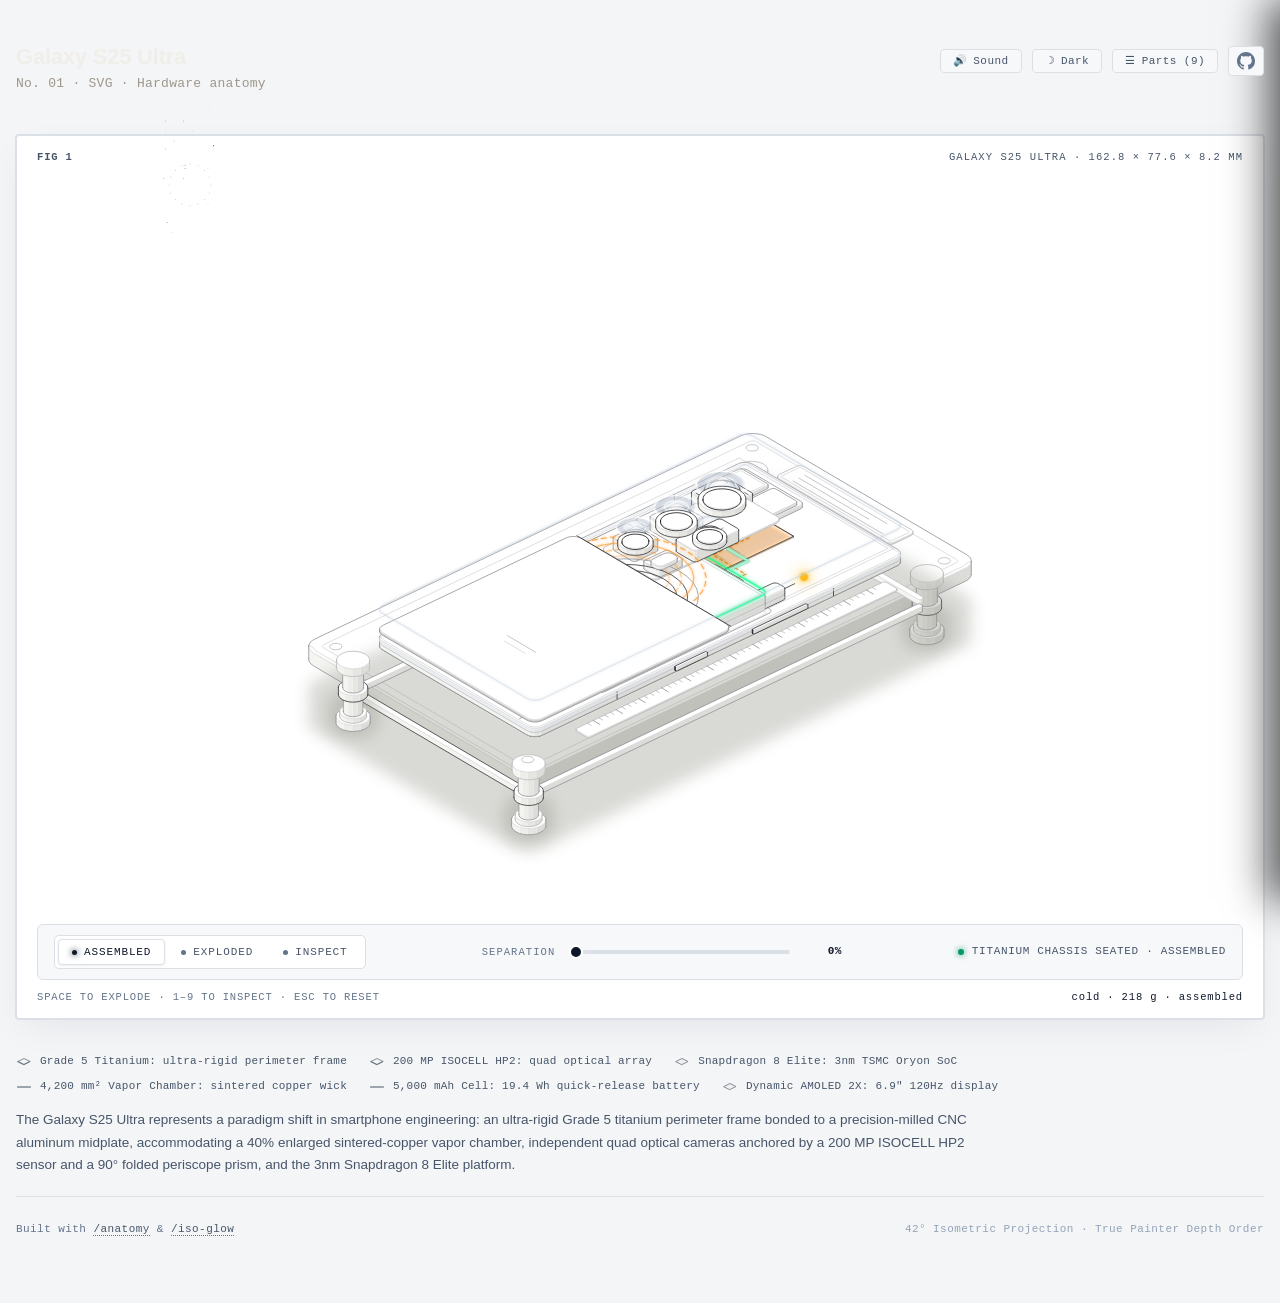
<file: index-light.html>
<!doctype html><html lang="en"><head><meta charset="utf-8"><meta name="viewport" content="width=device-width, initial-scale=1"><title>Samsung Galaxy S25 Ultra · Interactive Engineering Anatomy</title><style>
.iso{
  --anatomy-page:#0b0b0b;--anatomy-card:#131313;--anatomy-text:#a3a3a3;--anatomy-strong:#e6e6e6;--anatomy-muted:#6e6e6e;
  --anatomy-paper:#131313;--anatomy-face:#1b1b1b;--anatomy-top:#1c1c1c;
  --anatomy-shade-0:#0f0f0f;--anatomy-shade-1:#121212;--anatomy-shade-2:#151515;--anatomy-shade-3:#181818;
  --anatomy-lit-top:#262626;--anatomy-lit-shade:#1d1d1d;
  --anatomy-hi:#d4d4d4;--anatomy-mid:#6a6a6a;--anatomy-lo:#3e3e3e;--anatomy-faint:#2a2a2a;--anatomy-lit:#ffffff;
  --anatomy-halo:#050505;--anatomy-halo-opacity:.9;--anatomy-dot:#e6e6e6;
  --anatomy-red:#ff6b6b;--anatomy-green:#6be0a0;--anatomy-blue:#6b9bff;
  --anatomy-weight:.6px;--anatomy-ease:cubic-bezier(.32,.72,0,1);
  --anatomy-mono:ui-monospace,"SF Mono",Menlo,Consolas,monospace;
  --anatomy-lift:inset 0 1px 0 0 #ffffff0a,inset 0 0 0 1px #ffffff06,0 0 0 1px #00000026,0 1px 1px -.5px #00000014,0 3px 3px -1.5px #00000014,0 6px 6px -3px #00000014,0 12px 12px -6px #00000014;
}
.iso[data-theme="light"]{
  --anatomy-page:#f2f2ef;--anatomy-card:#fbfbfa;--anatomy-text:#57575a;--anatomy-strong:#18181a;--anatomy-muted:#8c8c90;
  --anatomy-paper:#fbfbfa;--anatomy-face:#ffffff;--anatomy-top:#ffffff;
  --anatomy-shade-0:#dcdcd9;--anatomy-shade-1:#e5e5e2;--anatomy-shade-2:#ededea;--anatomy-shade-3:#f4f4f1;
  --anatomy-lit-top:#ffffff;--anatomy-lit-shade:#eeeeeb;
  --anatomy-hi:#26262a;--anatomy-mid:#8a8a8f;--anatomy-lo:#b4b4b8;--anatomy-faint:#d4d4d6;--anatomy-lit:#000000;
  --anatomy-halo:#8a8a80;--anatomy-halo-opacity:.32;--anatomy-dot:#3a3a3e;
  --anatomy-red:#e5484d;--anatomy-green:#30a46c;--anatomy-blue:#3e63dd;
  --anatomy-lift:inset 0 1px 0 0 #ffffff,0 0 0 1px #0000000f,0 1px 1px -.5px #0000000a,0 3px 3px -1.5px #0000000a,0 6px 6px -3px #0000000a,0 12px 12px -6px #0000000a;
}
.iso-svg{display:block;width:100%;height:auto;overflow:visible}
.iso-svg path,.iso-svg circle{vector-effect:non-scaling-stroke}
.iso-fill{fill:var(--anatomy-paper);stroke:none}
.iso-solid[data-lit]>.iso-fill{fill:var(--anatomy-face)}
.iso-shade,.iso-top{stroke:none}
.iso-shade[data-shade="0"]{fill:var(--anatomy-shade-0)}
.iso-shade[data-shade="1"]{fill:var(--anatomy-shade-1)}
.iso-shade[data-shade="2"]{fill:var(--anatomy-shade-2)}
.iso-shade[data-shade="3"]{fill:var(--anatomy-shade-3)}
.iso-top{fill:var(--anatomy-top)}
.iso-solid[data-lit]>.iso-top{fill:var(--anatomy-lit-top)}
.iso-solid[data-lit]>.iso-shade{fill:var(--anatomy-lit-shade)}
.iso-solid[data-seamless]>.iso-shade,.iso-solid[data-seamless]>.iso-top{stroke-width:.4;stroke-linejoin:round}
.iso-solid[data-seamless]>.iso-shade[data-shade="0"]{stroke:var(--anatomy-shade-0)}
.iso-solid[data-seamless]>.iso-shade[data-shade="1"]{stroke:var(--anatomy-shade-1)}
.iso-solid[data-seamless]>.iso-shade[data-shade="2"]{stroke:var(--anatomy-shade-2)}
.iso-solid[data-seamless]>.iso-shade[data-shade="3"]{stroke:var(--anatomy-shade-3)}
.iso-solid[data-seamless]>.iso-top{stroke:var(--anatomy-top)}
.iso-solid[data-seamless][data-lit]>.iso-top{stroke:var(--anatomy-lit-top)}
.iso-solid[data-seamless][data-lit]>.iso-shade{stroke:var(--anatomy-lit-shade)}
.iso-solid[data-lit]>.iso-edge{stroke:var(--anatomy-lit)}
.iso-halo{fill:var(--anatomy-halo);stroke:none;filter:blur(9px);opacity:var(--anatomy-halo-opacity);transform:translateY(3px)}
.iso-line{fill:none;stroke:var(--anatomy-lo);stroke-width:var(--anatomy-weight);stroke-linecap:round;stroke-linejoin:round}
.iso-line[data-tone="hi"]{stroke:var(--anatomy-hi)}
.iso-line[data-tone="mid"]{stroke:var(--anatomy-mid)}
.iso-line[data-tone="lo"]{stroke:var(--anatomy-lo)}
.iso-line[data-tone="faint"]{stroke:var(--anatomy-faint)}
.iso-line[data-tone="lit"]{stroke:var(--anatomy-lit)}
.iso-line[data-tone="red"]{stroke:var(--anatomy-red)}
.iso-line[data-tone="green"]{stroke:var(--anatomy-green)}
.iso-line[data-tone="blue"]{stroke:var(--anatomy-blue)}
.iso-line[data-dotted]{stroke-dasharray:.01 3.5;stroke-width:1}
.iso-line[data-dashed]{stroke-dasharray:3 3}
.iso-line[data-flow]{stroke-dasharray:2 6}
.iso-wire-end{fill:var(--anatomy-paper);stroke:var(--anatomy-lo);stroke-width:var(--anatomy-weight)}
.iso-wire[data-tone="hi"] .iso-wire-end{stroke:var(--anatomy-hi)}
.iso-wire[data-tone="mid"] .iso-wire-end{stroke:var(--anatomy-mid)}
.iso-wire[data-tone="faint"] .iso-wire-end{stroke:var(--anatomy-faint)}
.iso-wire[data-tone="lit"] .iso-wire-end{stroke:var(--anatomy-lit)}
.iso-dots circle{fill:var(--anatomy-dot);stroke:none;opacity:.32}
.iso-dots[data-tone="hi"] circle{opacity:.85}
.iso-dots[data-tone="mid"] circle{opacity:.45}
.iso-dots[data-tone="lo"] circle{opacity:.22}
.iso-dots[data-tone="faint"] circle{opacity:.12}
.iso-face-text{fill:var(--anatomy-mid);font-family:var(--anatomy-mono);letter-spacing:.04em}
.iso-face-text[data-tone="hi"]{fill:var(--anatomy-hi)}
.iso-face-text[data-tone="lo"]{fill:var(--anatomy-lo)}
.iso-face-text[data-tone="faint"]{fill:var(--anatomy-faint)}
.tb-body{fill:var(--anatomy-shade-2);stroke:none}
.tb-shine{fill:var(--anatomy-top);stroke:none}
.tb-shade{fill:var(--anatomy-shade-0);stroke:none}
.tb-ring{fill:none;stroke:var(--anatomy-lo);stroke-width:.45;stroke-linecap:butt;stroke-linejoin:round}
.tb-ring[data-tone="mid"]{stroke:var(--anatomy-mid)}
.tb-ring[data-tone="faint"]{stroke:var(--anatomy-faint)}
.tb-ring[data-tone="hi"]{stroke:var(--anatomy-hi)}
@keyframes iso-flow{to{stroke-dashoffset:-32}}
@keyframes iso-pulse{0%,100%{opacity:.18}12%{opacity:1}40%{opacity:.18}}
.iso-line[data-flow]{animation:iso-flow 1600ms linear infinite}
.iso-dots circle[data-pulse]{animation:iso-pulse 1600ms steps(1,end) infinite;animation-delay:var(--pulse-at,0ms)}
.iso-figure{margin:32px 0 36px}
.iso-plate{position:relative;padding:52px 24px;border-radius:0;background:var(--anatomy-card);box-shadow:0 0 0 1px var(--anatomy-mid);--anatomy-paper:var(--anatomy-card)}
.iso-plate-corners{position:absolute;inset:18px 20px;pointer-events:none}
.iso-plate-corner{position:absolute;color:var(--anatomy-muted);font-family:var(--anatomy-mono);font-size:10.5px;line-height:1;letter-spacing:.04em;white-space:nowrap}
.iso-plate-corner[data-corner="fig"]{top:0;left:0;color:var(--anatomy-text)}
.iso-plate-corner[data-corner="title"]{top:0;right:0;text-transform:uppercase;letter-spacing:.1em}
.iso-plate-corner[data-corner="hint"]{bottom:0;left:0;text-transform:uppercase;letter-spacing:.1em}
.iso-plate-corner[data-corner="readout"]{right:0;bottom:0;color:var(--anatomy-text);font-variant-numeric:tabular-nums}
.iso-plate .iso-svg{margin:0 auto}
.iso-legend{display:grid;gap:8px;margin-top:12px;color:var(--anatomy-muted);font-size:13px;line-height:1.55}
.iso-keys{display:flex;flex-wrap:wrap;gap:6px 18px}
.iso-key{display:inline-flex;align-items:center;gap:7px}
.iso-swatch{width:16px;height:10px;flex:none;overflow:visible}
.iso-swatch path{fill:none;stroke:var(--anatomy-hi);stroke-width:1;vector-effect:non-scaling-stroke;stroke-linejoin:round;stroke-linecap:round}
.iso-swatch[data-mark="raised"] path,.iso-swatch[data-mark="flat"] path{stroke:var(--anatomy-mid)}
.iso-swatch[data-mark="lit"] path{stroke:var(--anatomy-lit)}
.iso-swatch[data-mark="dim"] path{stroke:var(--anatomy-lo)}
.iso-swatch[data-mark="dotted"] path{stroke-dasharray:.01 3;stroke-width:1.4}
.iso-swatch[data-mark="dashed"] path{stroke-dasharray:3 2.5}
.iso-swatch[data-mark="red"] path{stroke:var(--anatomy-red)}
.iso-swatch[data-mark="green"] path{stroke:var(--anatomy-green)}
.iso-swatch[data-mark="blue"] path{stroke:var(--anatomy-blue)}
.iso-swatch-crease{stroke:var(--anatomy-lo)!important}
@media (max-width:560px){.iso-plate{padding:48px 12px 70px}.iso-plate-corner[data-corner="hint"]{bottom:18px}}
@media (prefers-reduced-motion:reduce){.iso-line[data-flow],.iso-dots circle[data-pulse]{animation:none}}

*{box-sizing:border-box}
html{color-scheme:dark}
body[data-theme="light"]{color-scheme:light}
body{margin:0;background:var(--anatomy-page);color:var(--anatomy-text);font:14px/1.6 ui-sans-serif,system-ui,-apple-system,"Segoe UI",sans-serif;-webkit-font-smoothing:antialiased}
.iso-page{width:min(1240px,100% - 32px);margin:64px auto 96px}
</style></head><body class="iso" data-theme="light"><main class="iso-page"><style>/**
 * Galaxy S25 Ultra — Interactive Engineering Anatomy
 * Master Exhibition Stylesheet
 *
 * Visual Direction:
 * - Museum-grade dark technical exhibition hall: near-black graphite (#0b0c0e),
 *   titanium panels (#131417), muted edge lines (#25282c), precision metal accents.
 * - Restrained active illumination: clean white (#ffffff), metallic silver (#e2e8f0),
 *   warm copper/amber (#ff9a2e, #d97706) for thermal flow, power green (#10b981).
 * - Anti-Slop Directive: No neon rainbow gradients, no glassmorphism bubble cards,
 *   no floating marketing fluff. Crisp 1px technical joints and calibrated typography.
 */

/* ==========================================================================
   1. Design Tokens & Exhibition Theme Contract
   ========================================================================== */

:root,
.iso {
  /* Core Slate & Ivory Exhibition Tokens matching Anatomy reference */
  --bg: #252728;
  --panel: #202223;
  --edge: #343739;
  --line: #474b4f;
  --accent: #ffffff;
  --accent-hi: #ffffff;
  --accent-dim: rgba(255, 255, 255, 0.08);
  --accent-border: rgba(255, 255, 255, 0.28);
  --accent-glow: rgba(255, 255, 255, 0.35);

  /* Anatomy Surface & Facet Tokens (Tactile Titanium / Ceramic Bone) */
  --anatomy-page: #252728;
  --anatomy-card: #202223;
  --anatomy-paper: #dedbd5;
  --anatomy-face: #dedbd5;
  --anatomy-top: #e4e2dd;
  --anatomy-shade-0: #c6c6be;
  --anatomy-shade-1: #d0d0c9;
  --anatomy-shade-2: #dadad3;
  --anatomy-shade-3: #e4e4de;
  --anatomy-lit-top: #fbf9f5;
  --anatomy-lit-shade: #edebe6;
  --anatomy-hi: #2b2b29;
  --anatomy-mid: #4a4945;
  --anatomy-lo: #787670;
  --anatomy-faint: #a8a59e;
  --anatomy-lit: #000000;
  --anatomy-halo: #121314;
  --anatomy-halo-opacity: 0.55;
  --anatomy-dot: #4a4945;
  --anatomy-weight: 0.75px;

  /* Secondary Accents (Warm Copper/Amber & Clean Power Green) */
  --accent-silver: #d5d2cb;
  --accent-amber: #ff9a2e;
  --accent-amber-dim: rgba(255, 154, 46, 0.12);
  --accent-amber-glow: rgba(255, 154, 46, 0.35);
  --accent-green: #10b981;
  --accent-green-dim: rgba(16, 185, 129, 0.12);

  /* Tiered Neutral Surfaces */
  --surface-raised: #2a2c2e;
  --surface-elevated: #313436;
  --surface-hover: #393c3f;
  --surface-active: #42464a;

  /* Metallic Materials */
  --metal-titanium: #d5d2cb;
  --metal-silver: #e4e2dd;
  --metal-charcoal: #4a4945;

  /* Typography Colors */
  --text-main: #f0eee9;
  --text-secondary: #9e978b;
  --text-muted: #78736a;
  --text-faint: #56534c;

  /* Typography Stacks */
  --font-mono: "DM Mono", "JetBrains Mono", ui-monospace, SFMono-Regular, Menlo, Monaco, Consolas, "Liberation Mono", monospace;
  --font-sans: -apple-system, BlinkMacSystemFont, "Segoe UI", Roboto, "Helvetica Neue", Arial, sans-serif;

  /* Motion Timing */
  --ease-out-expo: cubic-bezier(0.16, 1, 0.3, 1);
  --trans-fast: 160ms cubic-bezier(0.16, 1, 0.3, 1);
  --trans-normal: 260ms cubic-bezier(0.16, 1, 0.3, 1);

  /* Elevated Shadows */
  --plate-shadow: 0 0 0 1px var(--edge), 0 20px 48px -12px rgba(0, 0, 0, 0.75);
  --card-shadow: 0 0 0 1px var(--edge), 0 12px 32px -8px rgba(0, 0, 0, 0.55);
}

/* Light Theme Overrides (Clean Technical Engineering Spec Sheet) */
.iso[data-theme="light"],
body[data-theme="light"] {
  --bg: #f4f5f7;
  --panel: #ffffff;
  --edge: #dbe0e6;
  --line: #b8c0cc;
  --accent: #0f172a;
  --accent-hi: #000000;
  --accent-dim: rgba(15, 23, 42, 0.08);
  --accent-border: rgba(15, 23, 42, 0.25);
  --accent-glow: rgba(15, 23, 42, 0.15);

  --anatomy-page: #f4f5f7;
  --anatomy-card: #ffffff;

  --accent-silver: #475569;
  --accent-amber: #d97706;
  --accent-amber-dim: rgba(217, 119, 6, 0.1);
  --accent-amber-glow: rgba(217, 119, 6, 0.25);
  --accent-green: #059669;
  --accent-green-dim: rgba(5, 150, 105, 0.1);

  --surface-raised: #f7f8fa;
  --surface-elevated: #edf0f5;
  --surface-hover: #e4e8ef;
  --surface-active: #d9dfeb;

  --metal-titanium: #4b5563;
  --metal-silver: #374151;
  --metal-charcoal: #cbd5e1;

  --text-main: #0f172a;
  --text-secondary: #475569;
  --text-muted: #64748b;
  --text-faint: #94a3b8;

  --plate-shadow: 0 0 0 1px var(--edge), 0 12px 36px -8px rgba(15, 23, 42, 0.08);
  --card-shadow: 0 0 0 1px var(--edge), 0 8px 24px -6px rgba(15, 23, 42, 0.08);
}

/* ==========================================================================
   2. Reset, Base & Body Foundation
   ========================================================================== */

*, *::before, *::after {
  box-sizing: border-box;
}

body.iso {
  margin: 0;
  padding: 0;
  background-color: var(--bg);
  color: var(--text-main);
  font-family: var(--font-sans);
  font-size: 14px;
  line-height: 1.6;
  -webkit-font-smoothing: antialiased;
  -moz-osx-font-smoothing: grayscale;
  text-rendering: optimizeLegibility;
  overflow-x: hidden;
  width: 100%;
}

.iso-page {
  width: min(1360px, 100% - 32px);
  margin: 36px auto 64px;
  padding: 0;
}

@media (max-width: 640px) {
  .iso-page {
    width: 100%;
    margin: 16px auto 40px;
    padding: 0 12px;
  }
}

/* ==========================================================================
   3. Exhibition Container & Header (.s25-exhibition-wrap, .exhibition-header)
   ========================================================================== */

.s25-exhibition-wrap {
  display: flex;
  flex-direction: column;
  gap: 20px;
  width: 100%;
}

.anatomy-gallery-header {
  display: flex;
  align-items: flex-start;
  justify-content: space-between;
  padding: 8px 0 20px;
  width: 100%;
  position: relative;
  z-index: 300;
}

.anatomy-brand-group {
  display: flex;
  flex-direction: column;
  gap: 4px;
}

.anatomy-heading {
  margin: 0;
  font-family: var(--font-sans);
  font-size: 22px;
  font-weight: 600;
  color: #f0eee9;
  letter-spacing: -0.01em;
  line-height: 1.2;
}

.anatomy-subheading {
  font-family: var(--font-mono);
  font-size: 13px;
  font-weight: 400;
  color: #9e978b;
  letter-spacing: 0.02em;
}

.anatomy-actions-group {
  display: flex;
  align-items: center;
  gap: 10px;
  flex-wrap: wrap;
  padding-top: 2px;
}

.anatomy-btn-header {
  appearance: none;
  background: var(--surface-raised);
  border: 1px solid var(--edge);
  color: var(--text-secondary);
  font-family: var(--font-mono);
  font-size: 11px;
  font-weight: 500;
  letter-spacing: 0.04em;
  padding: 5px 12px;
  border-radius: 4px;
  cursor: pointer;
  display: inline-flex;
  align-items: center;
  gap: 6px;
  transition: var(--trans-fast);
  user-select: none;
  outline: none;
}

.anatomy-btn-header:hover {
  color: var(--text-main);
  background: var(--surface-hover);
  border-color: var(--line);
}

.anatomy-btn-header:active {
  background: var(--surface-active);
  transform: translateY(1px);
}

.anatomy-btn-header:focus-visible {
  outline: 2px solid var(--accent-border);
  outline-offset: 1px;
}

.anatomy-btn-header .btn-icon {
  font-size: 11px;
  line-height: 1;
}

.anatomy-icon-link {
  color: var(--text-muted);
  transition: color var(--trans-fast), transform var(--trans-fast);
  display: inline-flex;
  align-items: center;
  text-decoration: none;
  padding: 5px 8px;
  border-radius: 4px;
  border: 1px solid var(--edge);
  background: var(--surface-raised);
}

.anatomy-icon-link:hover {
  color: var(--text-main);
  background: var(--surface-hover);
  border-color: var(--line);
  transform: translateY(-1px);
}

/* ==========================================================================
   4. Main Stage Layout (.s25-main-stage, .s25-figure)
   ========================================================================== */

.s25-main-stage {
  display: flex;
  flex-direction: column;
  align-items: center;
  width: 100%;
  position: relative;
}

.s25-figure {
  margin: 0;
  display: flex;
  flex-direction: column;
  gap: 16px;
  min-width: 0;
  width: 100%;
}

/* ==========================================================================
   5. Anatomy Isometric Plate (.iso-plate.s25-plate)
   ========================================================================== */

.iso-plate.s25-plate {
  position: relative;
  background: var(--panel);
  border: 1px solid var(--edge);
  border-radius: 3px;
  padding: 44px 20px 24px;
  box-shadow: 0 0 0 1px var(--edge), 0 18px 48px -12px rgba(0, 0, 0, 0.65);
  overflow: visible;
  outline: none;
  transition: border-color var(--trans-fast), box-shadow var(--trans-fast);
}

.iso[data-theme="light"] .iso-plate.s25-plate,
body[data-theme="light"] .iso-plate.s25-plate {
  background: #ffffff;
  border: 1px solid var(--edge);
  box-shadow: 0 0 0 1px var(--edge), 0 12px 36px -8px rgba(15, 23, 42, 0.08);
}

.iso-plate.s25-plate:focus-visible {
  outline: 1px solid var(--anatomy-muted);
  outline-offset: 6px;
}

/* Corner Annotations (Anatomy Standard) */
.iso-plate-corners {
  position: absolute;
  inset: 16px 20px;
  pointer-events: none;
  z-index: 10;
}

.iso-plate-corner {
  position: absolute;
  font-family: var(--font-mono);
  font-size: 10.5px;
  line-height: 1;
  letter-spacing: 0.06em;
  color: var(--text-muted);
  font-variant-numeric: tabular-nums;
  white-space: nowrap;
}

.iso-plate-corner[data-corner="fig"] {
  top: 0;
  left: 0;
  color: var(--text-secondary);
  font-weight: 600;
  letter-spacing: 0.08em;
  text-transform: uppercase;
}

.iso-plate-corner[data-corner="title"] {
  top: 0;
  right: 0;
  color: var(--text-secondary);
  letter-spacing: 0.1em;
  text-transform: uppercase;
}

.iso-plate-corner[data-corner="hint"] {
  bottom: 0;
  left: 0;
  letter-spacing: 0.08em;
  text-transform: uppercase;
  color: var(--text-muted);
}

.iso-plate-corner[data-corner="readout"] {
  right: 0;
  bottom: 0;
  color: var(--text-main);
  font-weight: 500;
  letter-spacing: 0.08em;
}

@media (max-width: 640px) {
  .iso-plate.s25-plate {
    padding: 38px 12px 16px;
  }
  .iso-plate-corners {
    inset: 12px 14px;
  }
  .iso-plate-corner[data-corner="title"] {
    max-width: 200px;
    overflow: hidden;
    text-overflow: ellipsis;
    font-size: 9.5px;
  }
  .iso-plate-corner[data-corner="hint"] {
    display: none;
  }
}

/* ==========================================================================
   6. SVG Stage & Interactive Component Pieces (.s25-svg-container, #assemblyRoot, .it)
   ========================================================================== */

.s25-svg-container {
  position: relative;
  width: 100%;
  display: flex;
  align-items: center;
  justify-content: center;
  min-height: 380px;
  overflow: visible;
  user-select: none;
  touch-action: pan-y;
}

.iso-svg.s25-stage {
  display: block;
  width: 100%;
  height: auto;
  max-height: 720px;
  overflow: visible;
}

/* Sharp non-scaling strokes across all viewports */
.iso-svg.s25-stage path,
.iso-svg.s25-stage circle,
.iso-svg.s25-stage line,
.iso-svg.s25-stage polygon {
  vector-effect: non-scaling-stroke;
}

#assemblyRoot {
  transform-box: fill-box;
}

/* Interactive Component Group (.it) Contract */
.it {
  cursor: pointer;
  transform-box: fill-box;
  transform-origin: center;
  transition:
    opacity var(--trans-normal),
    filter var(--trans-normal),
    transform var(--trans-normal);
}

/* Subdued State */
.it.subdued,
.it.is-dimmed {
  opacity: 0.2;
  filter: grayscale(80%);
}

/* Selected State */
.it.selected,
.it.is-active {
  opacity: 1;
  filter: drop-shadow(0 0 12px var(--accent));
}

/* Parent Selection Cascade */
.s25-stage.has-selection .it:not(.selected):not(.is-active) {
  opacity: 0.2;
  filter: grayscale(80%);
}

.s25-stage.has-selection .it.selected,
.s25-stage.has-selection .it.is-active {
  opacity: 1;
  filter: drop-shadow(0 0 12px var(--accent));
}

/* Unselected Hover */
.s25-stage:not(.has-selection) .it:hover {
  filter: drop-shadow(0 0 8px rgba(255, 255, 255, 0.25));
}

.iso[data-theme="light"] .s25-stage:not(.has-selection) .it:hover {
  filter: drop-shadow(0 0 6px rgba(15, 23, 42, 0.35));
}

/* ==========================================================================
   7. Hardware Illumination & Restrained Technical Motion
   ========================================================================== */

.glow-active {
  pointer-events: none;
  transition: opacity var(--trans-fast);
}

@keyframes bus-packet-flow {
  0% {
    stroke-dasharray: 0 1000;
    stroke-dashoffset: 0;
    opacity: 0;
  }
  15% {
    opacity: 1;
  }
  85% {
    opacity: 1;
  }
  100% {
    stroke-dasharray: 140 1000;
    stroke-dashoffset: -860;
    opacity: 0;
  }
}

.pulse.go {
  animation: bus-packet-flow 2.4s var(--ease-out-expo) infinite;
}

@keyframes capillary-circulate {
  to {
    stroke-dashoffset: -24;
  }
}

.capillary-stream {
  animation: capillary-circulate 1.8s linear infinite;
}

@keyframes induction-orbit {
  to {
    stroke-dashoffset: -36;
  }
}

.induction-ring {
  animation: induction-orbit 2.6s linear infinite;
}

@keyframes soc-core-breathe {
  0%, 100% {
    opacity: 0.22;
  }
  50% {
    opacity: 0.52;
  }
}

.soc-halo {
  animation: soc-core-breathe 2.4s ease-in-out infinite;
}

@keyframes emr-tip-pulse {
  0%, 100% {
    opacity: 0.35;
    transform: scale(0.95);
  }
  50% {
    opacity: 0.85;
    transform: scale(1.1);
  }
}

.spen-tip-bloom {
  transform-box: fill-box;
  transform-origin: center;
  animation: emr-tip-pulse 2s ease-in-out infinite;
}

@keyframes optical-sweep {
  0%, 100% {
    opacity: 0.75;
  }
  50% {
    opacity: 1;
  }
}

.periscope-optical-ray {
  animation: optical-sweep 2.2s ease-in-out infinite;
}

/* ==========================================================================
   8. Controls Bar (.s25-controls, .mode-toggles, .ctrl-btn, #explodeScrub)
   ========================================================================== */

.s25-controls {
  position: relative;
  z-index: 10;
  display: flex;
  align-items: center;
  justify-content: space-between;
  flex-wrap: wrap;
  gap: 16px;
  margin-top: 24px;
  margin-bottom: 14px;
  padding: 10px 16px;
  background: var(--surface-raised);
  border: 1px solid var(--edge);
  border-radius: 6px;
  box-shadow: inset 0 1px 0 rgba(255, 255, 255, 0.03);
}

/* Mode Buttons Pill Segment */
.mode-toggles {
  display: inline-flex;
  align-items: center;
  background: var(--panel);
  border: 1px solid var(--edge);
  border-radius: 5px;
  padding: 3px;
  gap: 2px;
}

.ctrl-btn {
  appearance: none;
  background: transparent;
  border: 1px solid transparent;
  color: var(--text-secondary);
  font-family: var(--font-mono);
  font-size: 11px;
  font-weight: 500;
  letter-spacing: 0.08em;
  text-transform: uppercase;
  padding: 6px 13px;
  border-radius: 4px;
  cursor: pointer;
  display: inline-flex;
  align-items: center;
  gap: 7px;
  transition: var(--trans-fast);
  outline: none;
  user-select: none;
}

.ctrl-btn:hover {
  color: var(--text-main);
  background: var(--surface-hover);
}

.ctrl-btn.active {
  color: #ffffff;
  background: var(--surface-elevated);
  border-color: var(--line);
  box-shadow: inset 0 1px 0 rgba(255, 255, 255, 0.08);
}

.iso[data-theme="light"] .ctrl-btn.active {
  color: #0f172a;
  background: #ffffff;
  border-color: var(--edge);
  box-shadow: 0 1px 3px rgba(15, 23, 42, 0.08);
}

.ctrl-btn:focus-visible {
  outline: 2px solid var(--accent-border);
  outline-offset: 1px;
}

.dot-indicator {
  width: 5px;
  height: 5px;
  border-radius: 50%;
  background: var(--text-muted);
  transition: var(--trans-fast);
}

.ctrl-btn.active .dot-indicator {
  background: var(--accent);
  box-shadow: 0 0 6px var(--accent);
}

/* Exploded Separation Scrubber */
.scrub-container {
  display: flex;
  align-items: center;
  gap: 12px;
  flex: 1 1 200px;
  max-width: 360px;
  min-width: 170px;
}

.scrub-label {
  font-family: var(--font-mono);
  font-size: 10.5px;
  font-weight: 500;
  letter-spacing: 0.1em;
  text-transform: uppercase;
  color: var(--text-muted);
  white-space: nowrap;
}

#explodeScrub {
  flex: 1;
  -webkit-appearance: none;
  appearance: none;
  height: 4px;
  background: var(--edge);
  border-radius: 2px;
  outline: none;
  cursor: pointer;
  transition: background var(--trans-fast);
}

#explodeScrub:hover {
  background: var(--line);
}

#explodeScrub:focus-visible {
  outline: 2px solid var(--accent-border);
  outline-offset: 3px;
}

/* Custom Thumbs */
#explodeScrub::-webkit-slider-thumb {
  -webkit-appearance: none;
  appearance: none;
  width: 14px;
  height: 14px;
  border-radius: 50%;
  background: var(--text-main);
  border: 2px solid var(--panel);
  box-shadow: 0 0 6px rgba(255, 255, 255, 0.4);
  cursor: pointer;
  transition: transform 0.14s ease, box-shadow 0.14s ease;
}

#explodeScrub::-webkit-slider-thumb:hover {
  transform: scale(1.2);
  box-shadow: 0 0 10px rgba(255, 255, 255, 0.6);
}

#explodeScrub::-moz-range-thumb {
  width: 14px;
  height: 14px;
  border-radius: 50%;
  background: var(--text-main);
  border: 2px solid var(--panel);
  box-shadow: 0 0 6px rgba(255, 255, 255, 0.4);
  cursor: pointer;
  transition: transform 0.14s ease, box-shadow 0.14s ease;
}

#explodeScrub::-moz-range-thumb:hover {
  transform: scale(1.2);
  box-shadow: 0 0 10px rgba(255, 255, 255, 0.6);
}

.scrub-val {
  font-family: var(--font-mono);
  font-size: 11px;
  font-weight: 600;
  letter-spacing: 0.04em;
  font-variant-numeric: tabular-nums;
  color: var(--accent);
  min-width: 38px;
  text-align: right;
}

/* Live Status Indicator */
.s25-live-indicator {
  display: inline-flex;
  align-items: center;
  gap: 8px;
  font-family: var(--font-mono);
  font-size: 11px;
  letter-spacing: 0.06em;
  color: var(--text-secondary);
  white-space: nowrap;
}

@keyframes live-blink {
  0%, 100% {
    opacity: 1;
  }
  50% {
    opacity: 0.35;
  }
}

.live-dot {
  width: 6px;
  height: 6px;
  border-radius: 50%;
  background: var(--accent-green);
  box-shadow: 0 0 6px var(--accent-green);
  animation: live-blink 2.2s ease-in-out infinite;
}

.live-text {
  color: var(--text-secondary);
  text-transform: uppercase;
}

/* ==========================================================================
   9. Assembly Legend & Swatches matching Anatomy desk-computer standard
   ========================================================================== */

.iso-legend {
  margin-top: 18px;
  display: flex;
  flex-direction: column;
  gap: 14px;
  width: 100%;
}

.iso-keys {
  display: flex;
  flex-wrap: wrap;
  gap: 8px 22px;
  align-items: center;
}

.iso-key {
  display: inline-flex;
  align-items: center;
  gap: 8px;
  font-family: var(--font-mono);
  font-size: 11px;
  color: var(--text-secondary);
  letter-spacing: 0.02em;
}

.iso-swatch {
  width: 16px;
  height: 10px;
  flex: none;
  overflow: visible;
}

.iso-swatch path {
  fill: none;
  stroke: var(--text-secondary);
  stroke-width: 1;
  vector-effect: non-scaling-stroke;
  stroke-linejoin: round;
  stroke-linecap: round;
}

.iso-swatch[data-mark="flat"] path {
  fill: var(--surface-elevated);
}

.iso-swatch-crease {
  stroke: var(--text-muted) !important;
}

.iso-caption {
  margin: 0;
  font-family: var(--font-sans);
  font-size: 13.5px;
  line-height: 1.65;
  color: var(--text-secondary);
  max-width: 960px;
}

/* Backward compatibility for legend chips */
.assembly-legend {
  display: flex;
  flex-wrap: wrap;
  gap: 8px;
  align-items: center;
}

.legend-chip {
  appearance: none;
  background: var(--surface-raised);
  border: 1px solid var(--edge);
  border-radius: 4px;
  padding: 6px 11px;
  cursor: pointer;
  display: inline-flex;
  align-items: center;
  gap: 7px;
  font-family: var(--font-mono);
  font-size: 11px;
  color: var(--text-secondary);
  transition: var(--trans-fast);
  outline: none;
  user-select: none;
}

.legend-chip:hover {
  background: var(--surface-hover);
  border-color: var(--line);
  color: var(--text-main);
}

.legend-chip:focus-visible {
  outline: 2px solid var(--accent-border);
  outline-offset: 1px;
}

.legend-chip.active,
.legend-chip[aria-pressed="true"] {
  background: var(--accent-dim);
  border-color: var(--text-main);
  color: var(--text-main);
  box-shadow: 0 0 8px rgba(255, 255, 255, 0.18);
}

.iso[data-theme="light"] .legend-chip.active,
.iso[data-theme="light"] .legend-chip[aria-pressed="true"] {
  background: var(--accent-dim);
  border-color: var(--accent);
  color: var(--accent);
}

.chip-num {
  font-size: 10px;
  font-weight: 600;
  letter-spacing: 0.06em;
  color: var(--text-muted);
  transition: color var(--trans-fast);
}

.legend-chip.active .chip-num {
  color: var(--text-main);
}

.chip-name {
  letter-spacing: 0.04em;
  text-transform: capitalize;
}

/* ==========================================================================
   10. Responsive Parts Sidebar & Inspection Drawer (.s25-sidebar)
   ========================================================================== */

.s25-sidebar {
  position: fixed;
  top: 0;
  right: 0;
  bottom: 0;
  width: 400px;
  max-width: 92vw;
  background: var(--panel);
  border-left: 1px solid var(--edge);
  box-shadow: -12px 0 40px rgba(0, 0, 0, 0.65);
  z-index: 250;
  display: flex;
  flex-direction: column;
  transform: translateX(100%);
  transition: transform 300ms cubic-bezier(0.16, 1, 0.3, 1);
  overflow: hidden;
}

.s25-sidebar.open {
  transform: translateX(0);
}

.s25-sidebar-backdrop {
  position: fixed;
  inset: 0;
  background: rgba(0, 0, 0, 0.6);
  backdrop-filter: blur(3px);
  z-index: 240;
  opacity: 0;
  pointer-events: none;
  transition: opacity 240ms ease;
}

.s25-sidebar-backdrop.active {
  opacity: 1;
  pointer-events: auto;
}

.sidebar-header {
  display: flex;
  align-items: center;
  justify-content: space-between;
  padding: 18px 20px;
  border-bottom: 1px solid var(--edge);
  background: var(--surface-raised);
}

.sidebar-title-group {
  display: flex;
  flex-direction: column;
  gap: 2px;
}

.sidebar-badge {
  font-family: var(--font-mono);
  font-size: 9.5px;
  font-weight: 600;
  letter-spacing: 0.12em;
  text-transform: uppercase;
  color: var(--text-muted);
}

.sidebar-title {
  margin: 0;
  font-family: var(--font-sans);
  font-size: 17px;
  font-weight: 600;
  color: var(--text-main);
  letter-spacing: -0.01em;
}

.sidebar-close-btn {
  appearance: none;
  background: transparent;
  border: 1px solid var(--edge);
  color: var(--text-secondary);
  width: 32px;
  height: 32px;
  border-radius: 4px;
  cursor: pointer;
  display: flex;
  align-items: center;
  justify-content: center;
  font-size: 14px;
  transition: var(--trans-fast);
}

.sidebar-close-btn:hover {
  color: var(--text-main);
  border-color: var(--line);
  background: var(--surface-hover);
}

.sidebar-toolbar {
  display: flex;
  align-items: center;
  justify-content: space-between;
  padding: 10px 18px;
  border-bottom: 1px solid var(--edge);
  background: var(--surface-elevated);
  gap: 12px;
}

.isolate-toggle-label {
  display: inline-flex;
  align-items: center;
  gap: 8px;
  cursor: pointer;
  font-family: var(--font-mono);
  font-size: 11px;
  color: var(--text-secondary);
  user-select: none;
}

.isolate-checkbox {
  accent-color: var(--text-main);
  cursor: pointer;
}

.sidebar-action-btn {
  appearance: none;
  background: var(--surface-raised);
  border: 1px solid var(--edge);
  color: var(--text-secondary);
  font-family: var(--font-mono);
  font-size: 10.5px;
  font-weight: 500;
  padding: 5px 10px;
  border-radius: 4px;
  cursor: pointer;
  transition: var(--trans-fast);
  outline: none;
}

.sidebar-action-btn:hover {
  background: var(--surface-hover);
  color: var(--text-main);
  border-color: var(--line);
}

.sidebar-list {
  flex: 1;
  overflow-y: auto;
  padding: 14px 16px;
  display: flex;
  flex-direction: column;
  gap: 10px;
}

.sidebar-part-card {
  background: var(--surface-raised);
  border: 1px solid var(--edge);
  border-radius: 6px;
  padding: 12px 14px;
  display: flex;
  flex-direction: column;
  gap: 10px;
  transition: var(--trans-fast);
  cursor: pointer;
}

.sidebar-part-card:hover {
  background: var(--surface-hover);
  border-color: var(--line);
}

.sidebar-part-card.active {
  border-color: var(--text-main);
  background: var(--surface-active);
  box-shadow: 0 0 0 1px var(--text-main);
}

.sidebar-part-top {
  display: flex;
  align-items: flex-start;
  gap: 12px;
}

.sidebar-part-num {
  font-family: var(--font-mono);
  font-size: 12px;
  font-weight: 700;
  color: var(--text-muted);
  padding-top: 1px;
}

.sidebar-part-meta {
  flex: 1;
  min-width: 0;
}

.sidebar-part-name {
  font-size: 13px;
  font-weight: 600;
  color: var(--text-main);
  line-height: 1.35;
}

.sidebar-part-sub {
  font-family: var(--font-mono);
  font-size: 10px;
  color: var(--text-muted);
  margin-top: 3px;
  line-height: 1.4;
}

.sidebar-part-status {
  font-family: var(--font-mono);
  font-size: 9.5px;
  text-transform: uppercase;
  letter-spacing: 0.08em;
  padding: 2px 6px;
  border-radius: 3px;
  background: var(--surface-elevated);
  color: var(--text-muted);
  border: 1px solid var(--edge);
  white-space: nowrap;
}

.sidebar-part-card.active .sidebar-part-status {
  background: var(--text-main);
  color: var(--bg);
  border-color: var(--text-main);
  font-weight: 600;
}

.sidebar-part-actions {
  display: flex;
  gap: 8px;
}

.sidebar-part-actions .sidebar-action-btn {
  flex: 1;
  text-align: center;
}

/* ==========================================================================
   10b. Specs Inspection Drawer (.s25-specs-drawer, .s25-specs-drawer.open)
   ========================================================================== */

.s25-specs-drawer {
  background: var(--panel);
  border: 1px solid var(--edge);
  border-radius: 8px;
  padding: 22px;
  display: flex;
  flex-direction: column;
  gap: 18px;
  box-shadow: var(--card-shadow);
  position: fixed;
  top: 72px;
  right: 28px;
  width: 360px;
  max-width: calc(100vw - 48px);
  max-height: calc(100vh - 100px);
  overflow-y: auto;
  z-index: 100;
  opacity: 0;
  pointer-events: none;
  transform: translateX(24px);
  transition: opacity var(--trans-normal), transform var(--trans-normal), border-color var(--trans-fast), box-shadow var(--trans-fast);
}

/* Active Inspection Slide-In */
.s25-specs-drawer.open {
  opacity: 1;
  pointer-events: auto;
  transform: translateX(0);
  border-color: var(--accent-border);
  box-shadow: 0 0 0 1px var(--accent-border), 0 24px 64px -12px rgba(0, 0, 0, 0.85);
}

.specs-header {
  display: flex;
  flex-direction: column;
  gap: 8px;
  border-bottom: 1px solid var(--edge);
  padding-bottom: 14px;
}

.specs-badge {
  font-family: var(--font-mono);
  font-size: 10px;
  font-weight: 600;
  letter-spacing: 0.14em;
  text-transform: uppercase;
  color: var(--accent);
  background: var(--accent-dim);
  border: 1px solid var(--accent-border);
  padding: 3px 8px;
  border-radius: 3px;
  align-self: flex-start;
}

.specs-title {
  margin: 0;
  font-family: var(--font-sans);
  font-size: 17px;
  font-weight: 700;
  letter-spacing: 0.02em;
  color: var(--text-main);
  line-height: 1.3;
}

.specs-desc {
  margin: 0;
  font-family: var(--font-sans);
  font-size: 13px;
  line-height: 1.55;
  color: var(--text-secondary);
}

.specs-metrics {
  display: flex;
  flex-direction: column;
  gap: 8px;
}

.metric-row {
  display: flex;
  flex-direction: column;
  gap: 3px;
  padding: 8px 10px;
  background: var(--surface-raised);
  border: 1px solid var(--edge);
  border-radius: 4px;
  transition: var(--trans-fast);
}

.metric-row:hover {
  background: var(--surface-hover);
  border-color: var(--line);
}

.metric-label {
  font-family: var(--font-mono);
  font-size: 9.5px;
  font-weight: 500;
  letter-spacing: 0.1em;
  text-transform: uppercase;
  color: var(--text-muted);
}

.metric-val {
  font-family: var(--font-mono);
  font-size: 12px;
  font-weight: 500;
  letter-spacing: 0.02em;
  color: var(--text-main);
  font-variant-numeric: tabular-nums;
  word-break: break-word;
}

.specs-footer {
  display: flex;
  align-items: center;
  justify-content: space-between;
  gap: 12px;
  margin-top: auto;
  padding-top: 14px;
  border-top: 1px solid var(--edge);
}

.verified-seal {
  font-family: var(--font-mono);
  font-size: 10.5px;
  font-weight: 500;
  letter-spacing: 0.04em;
  color: var(--accent-green);
  display: inline-flex;
  align-items: center;
  gap: 4px;
}

.specs-close-btn {
  appearance: none;
  background: transparent;
  border: 1px solid var(--edge);
  border-radius: 4px;
  color: var(--text-muted);
  font-family: var(--font-mono);
  font-size: 10.5px;
  font-weight: 500;
  letter-spacing: 0.08em;
  text-transform: uppercase;
  padding: 4px 10px;
  cursor: pointer;
  transition: var(--trans-fast);
  outline: none;
}

.specs-close-btn:hover {
  color: var(--text-main);
  border-color: var(--line);
  background: var(--surface-hover);
}

.specs-close-btn:focus-visible {
  outline: 2px solid var(--accent-border);
  outline-offset: 1px;
}

/* ==========================================================================
   11. Exhibition Footer (.exhibition-footer)
   ========================================================================== */

.exhibition-footer {
  display: flex;
  align-items: center;
  justify-content: space-between;
  flex-wrap: wrap;
  gap: 12px;
  padding-top: 24px;
  border-top: 1px solid var(--edge);
  font-family: var(--font-mono);
  font-size: 11px;
  letter-spacing: 0.04em;
  color: var(--text-muted);
}

.exhibition-footer a {
  color: var(--text-secondary);
  text-decoration: none;
  border-bottom: 1px dotted var(--text-muted);
  transition: color var(--trans-fast), border-color var(--trans-fast);
}

.exhibition-footer a:hover {
  color: var(--accent);
  border-bottom-color: var(--accent);
}

.footer-meta {
  color: var(--text-faint);
  font-variant-numeric: tabular-nums;
}

/* ==========================================================================
   12. Responsive Adjustments & Mobile Optimization (Down to 390px Viewport)
   ========================================================================== */

/* Tablet & Intermediate Viewports */
@media (max-width: 1199px) {
  .s25-specs-drawer {
    position: fixed;
    top: 72px;
    right: 20px;
    width: 340px;
  }
}

@media (max-width: 900px) {
  .s25-controls {
    flex-direction: column;
    align-items: stretch;
    gap: 12px;
  }

  .mode-toggles {
    display: flex;
    width: 100%;
  }

  .ctrl-btn {
    flex: 1;
    justify-content: center;
  }

  .scrub-container {
    max-width: 100%;
    width: 100%;
  }

  .s25-live-indicator {
    justify-content: flex-start;
  }
}

/* Mobile & Touch Responsive Sidebar Drawer */
@media (max-width: 768px) {
  .s25-sidebar {
    top: auto;
    left: 0;
    right: 0;
    bottom: 0;
    width: 100%;
    max-width: 100%;
    max-height: 84vh;
    border-left: none;
    border-top: 1px solid var(--edge);
    border-radius: 14px 14px 0 0;
    box-shadow: 0 -12px 40px rgba(0, 0, 0, 0.75);
    transform: translateY(100%);
  }

  .s25-sidebar.open {
    transform: translateY(0);
  }

  .s25-specs-drawer {
    top: auto;
    left: 0;
    right: 0;
    bottom: 0;
    width: 100%;
    max-width: 100%;
    max-height: 75vh;
    border-radius: 14px 14px 0 0;
    transform: translateY(100%);
  }

  .s25-specs-drawer.open {
    transform: translateY(0);
  }
}

@media (max-width: 560px) {
  .anatomy-gallery-header {
    flex-direction: column;
    align-items: flex-start;
    gap: 12px;
  }

  .anatomy-actions-group {
    width: 100%;
    justify-content: flex-start;
    gap: 6px;
  }

  .anatomy-btn-header {
    flex: 1;
    justify-content: center;
    padding: 6px 8px;
    font-size: 10.5px;
  }

  .s25-svg-container {
    min-height: 280px;
  }

  .exhibition-footer {
    flex-direction: column;
    align-items: flex-start;
    gap: 8px;
  }
}

/* Strict Mobile Viewport (max-width: 480px down to 390px / 360px): Zero Horizontal Overflow */
@media (max-width: 480px) {
  .iso-page {
    width: 100%;
    padding: 0 8px;
    margin: 12px auto 24px;
  }

  .iso-plate.s25-plate {
    padding: 34px 8px 16px;
    border-radius: 3px;
    overflow: hidden;
  }

  .iso-keys {
    gap: 6px 14px;
  }

  .iso-key {
    font-size: 10px;
    gap: 6px;
  }

  .s25-controls {
    padding: 8px 10px;
    gap: 10px;
  }

  .ctrl-btn {
    padding: 6px 8px;
    font-size: 10px;
    letter-spacing: 0.05em;
    gap: 4px;
  }

  .dot-indicator {
    width: 4px;
    height: 4px;
  }

  .scrub-label {
    font-size: 9.5px;
  }

  .scrub-val {
    font-size: 10px;
    min-width: 30px;
  }

  .s25-specs-drawer {
    padding: 16px 14px;
  }
}

/* ==========================================================================
   13. Accessibility & Reduced Motion Prefers
   ========================================================================== */

@media (prefers-reduced-motion: reduce) {
  *, *::before, *::after {
    animation-duration: 0.01ms !important;
    animation-iteration-count: 1 !important;
    transition-duration: 0.01ms !important;
  }

  .pulse.go,
  .capillary-stream,
  .induction-ring,
  .soc-halo,
  .spen-tip-bloom,
  .periscope-optical-ray,
  .live-dot {
    animation: none !important;
  }
}
</style>
  <div class="s25-exhibition-wrap">
    
  <header class="anatomy-gallery-header">
    <div class="anatomy-brand-group">
      <h1 class="anatomy-heading">Galaxy S25 Ultra</h1>
      <div class="anatomy-subheading">No. 01 · SVG · Hardware anatomy</div>
    </div>
    <div class="anatomy-actions-group">
      <button type="button" class="anatomy-btn-header" id="btnSoundToggle" aria-label="Toggle tactile sound feedback" title="Toggle audio feedback">
        <span class="btn-icon" id="soundIcon">🔊</span>
        <span class="btn-text" id="soundLabel">Sound</span>
      </button>
      <button type="button" class="anatomy-btn-header" id="btnThemeToggle" aria-label="Toggle light and dark color theme" title="Toggle dark/light theme">
        <span class="btn-icon" id="themeIcon">☽</span>
        <span class="btn-text" id="themeLabel">Dark</span>
      </button>
      <button type="button" class="anatomy-btn-header" id="btnPartsToggle" aria-label="Open parts sidebar" title="View all 9 hardware assemblies">
        <span class="btn-icon">☰</span>
        <span class="btn-text">Parts (9)</span>
      </button>
      <a href="https://github.com/wheresryan22/anatomy" target="_blank" rel="noopener" class="anatomy-icon-link" aria-label="GitHub Repository" title="Anatomy on GitHub">
        <svg width="18" height="18" viewBox="0 0 24 24" fill="currentColor">
          <path d="M12 0C5.37 0 0 5.37 0 12c0 5.31 3.435 9.795 8.205 11.385.6.105.825-.255.825-.57 0-.285-.015-1.23-.015-2.235-3.015.555-3.795-.735-4.035-1.41-.135-.345-.72-1.41-1.23-1.695-.42-.225-1.02-.78-.015-.795.945-.015 1.62.87 1.845 1.23 1.08 1.815 2.805 1.305 3.495.99.105-.78.42-1.305.765-1.605-2.67-.3-5.46-1.335-5.46-5.925 0-1.305.465-2.385 1.23-3.225-.12-.3-.54-1.53.12-3.18 0 0 1.005-.315 3.3 1.23.96-.27 1.98-.405 3-.405s2.04.135 3 .405c2.295-1.56 3.3-1.23 3.3-1.23.66 1.65.24 2.88.12 3.18.765.84 1.23 1.905 1.23 3.225 0 4.605-2.805 5.625-5.475 5.925.435.375.81 1.095.81 2.22 0 1.605-.015 2.895-.015 3.3 0 .315.225.69.825.57A12.02 12.02 0 0024 12c0-6.63-5.37-12-12-12z"/>
        </svg>
      </a>
    </div>
  </header>

    <main class="s25-main-stage">
      <figure class="iso-figure s25-figure">
        <div class="iso-plate s25-plate" tabindex="0" role="region" aria-label="Samsung Galaxy S25 Ultra isometric technical exhibition">
          
  <div class="iso-plate-corners" aria-hidden="true">
    <span class="iso-plate-corner" data-corner="fig">Fig 1</span>
    <span class="iso-plate-corner" data-corner="title">GALAXY S25 ULTRA · 162.8 × 77.6 × 8.2 mm</span>
    <span class="iso-plate-corner" data-corner="hint">Space to Explode · 1–9 to Inspect · Esc to Reset</span>
    <span class="iso-plate-corner" data-corner="readout" data-readout>cold · 218 g · assembled</span>
  </div>

          <div class="s25-svg-container" id="stageContainer">
            
  <svg xmlns="http://www.w3.org/2000/svg" class="iso-svg s25-stage" viewBox="0 0 1100 880" role="img" aria-label="Interactive exploded engineering diagram of the Samsung Galaxy S25 Ultra">
    
    <defs>
      <!-- Core IsoGlow Filters with userSpaceOnUse to prevent zero-height line clipping -->
      <filter id="iso-glow" filterUnits="userSpaceOnUse" x="-3000" y="-3000" width="8000" height="8000">
        <feGaussianBlur in="SourceGraphic" stdDeviation="3.8" result="blur1" />
        <feGaussianBlur in="SourceGraphic" stdDeviation="1.4" result="blur2" />
        <feMerge>
          <feMergeNode in="blur1" />
          <feMergeNode in="blur2" />
          <feMergeNode in="SourceGraphic" />
        </feMerge>
      </filter>

      <filter id="iso-soft" filterUnits="userSpaceOnUse" x="-3000" y="-3000" width="8000" height="8000">
        <feGaussianBlur in="SourceGraphic" stdDeviation="2.2" result="blur" />
        <feMerge>
          <feMergeNode in="blur" />
          <feMergeNode in="SourceGraphic" />
        </feMerge>
      </filter>

      <filter id="iso-bloom" filterUnits="userSpaceOnUse" x="-3000" y="-3000" width="8000" height="8000">
        <feGaussianBlur in="SourceGraphic" stdDeviation="9.0" />
      </filter>

      <!-- Thermal Gradient for Sintered Copper Vapor Chamber -->
      <linearGradient id="thermal-grad" x1="0%" y1="0%" x2="100%" y2="100%">
        <stop offset="0%" stop-color="#ff9a2e" stop-opacity="0.85" />
        <stop offset="45%" stop-color="#d97706" stop-opacity="0.65" />
        <stop offset="80%" stop-color="#c87a52" stop-opacity="0.45" />
        <stop offset="100%" stop-color="#78350f" stop-opacity="0.15" />
      </linearGradient>

      <!-- Silicon Core Highlight Gradient for Snapdragon 8 Elite -->
      <radialGradient id="soc-glow-grad" cx="50%" cy="50%" r="50%">
        <stop offset="0%" stop-color="#ffffff" stop-opacity="0.95" />
        <stop offset="50%" stop-color="#e2e8f0" stop-opacity="0.5" />
        <stop offset="100%" stop-color="#94a3b8" stop-opacity="0" />
      </radialGradient>

      <!-- Optical Anti-Reflective Lens Aperture Gradient -->
      <radialGradient id="lens-iris" cx="45%" cy="45%" r="50%">
        <stop offset="0%" stop-color="#ffffff" stop-opacity="0.85" />
        <stop offset="40%" stop-color="#e2e8f0" stop-opacity="0.5" />
        <stop offset="80%" stop-color="#94a3b8" stop-opacity="0.25" />
        <stop offset="100%" stop-color="#475569" stop-opacity="0" />
      </radialGradient>
    </defs>
  
    <g class="s25-assembly-root" id="assemblyRoot">
      <g class="it" data-piece="stand" data-name="stand.base_slab" data-k="-601.32" data-m="0.0,0.0,0.0" data-i="0"><g class="iso-solid"><path class="iso-fill" d="M145.1 569.3L145.8 567L147.3 564.8L149.6 562.8L152.5 561.1L672.7 312.9L676.2 311.5L680.2 310.5L684.5 310L688.9 309.9L693.3 310.2L697.4 311L701.2 312.2L704.4 313.8L949.1 457.8L951.7 459.7L953.6 461.8L954.7 464.1L954.9 466.4L954.9 482.3L954.2 484.6L952.7 486.8L950.4 488.8L947.5 490.5L427.3 738.7L423.8 740.1L419.8 741.1L415.5 741.6L411.1 741.7L406.7 741.4L402.6 740.6L398.8 739.4L395.6 737.8L150.9 593.8L148.3 591.9L146.4 589.8L145.3 587.5L145.1 585.2Z"/><path class="iso-shade" data-shade="0" d="M954.9 482.3L954.2 484.6L954.2 468.7L954.9 466.4ZM954.2 484.6L952.7 486.8L952.7 470.9L954.2 468.7ZM952.7 486.8L950.4 488.8L950.4 472.9L952.7 470.9ZM950.4 488.8L947.5 490.5L947.5 474.6L950.4 472.9ZM947.5 490.5L427.3 738.7L427.3 722.8L947.5 474.6ZM427.3 738.7L423.8 740.1L423.8 724.2L427.3 722.8Z"/><path class="iso-shade" data-shade="1" d="M423.8 740.1L419.8 741.1L419.8 725.2L423.8 724.2ZM419.8 741.1L415.5 741.6L415.5 725.7L419.8 725.2ZM415.5 741.6L411.1 741.7L411.1 725.8L415.5 725.7Z"/><path class="iso-shade" data-shade="2" d="M411.1 741.7L406.7 741.4L406.7 725.5L411.1 725.8ZM406.7 741.4L402.6 740.6L402.6 724.7L406.7 725.5Z"/><path class="iso-shade" data-shade="3" d="M402.6 740.6L398.8 739.4L398.8 723.5L402.6 724.7ZM398.8 739.4L395.6 737.8L395.6 721.9L398.8 723.5ZM395.6 737.8L150.9 593.8L150.9 577.9L395.6 721.9ZM150.9 593.8L148.3 591.9L148.3 576L150.9 577.9ZM148.3 591.9L146.4 589.8L146.4 573.9L148.3 576ZM146.4 589.8L145.3 587.5L145.3 571.6L146.4 573.9ZM145.3 587.5L145.1 585.2L145.1 569.3L145.3 571.6Z"/><path class="iso-top" d="M949.1 457.8L951.7 459.7L953.6 461.8L954.7 464.1L954.9 466.4L954.2 468.7L952.7 470.9L950.4 472.9L947.5 474.6L427.3 722.8L423.8 724.2L419.8 725.2L415.5 725.7L411.1 725.8L406.7 725.5L402.6 724.7L398.8 723.5L395.6 721.9L150.9 577.9L148.3 576L146.4 573.9L145.3 571.6L145.1 569.3L145.8 567L147.3 564.8L149.6 562.8L152.5 561.1L672.7 312.9L676.2 311.5L680.2 310.5L684.5 310L688.9 309.9L693.3 310.2L697.4 311L701.2 312.2L704.4 313.8Z"/><path class="iso-line iso-crease" data-tone="faint" d="M954.9 466.4L954.2 468.7L952.7 470.9L950.4 472.9L947.5 474.6L427.3 722.8L423.8 724.2L419.8 725.2L415.5 725.7L411.1 725.8L406.7 725.5L402.6 724.7L398.8 723.5L395.6 721.9L150.9 577.9L148.3 576L146.4 573.9L145.3 571.6L145.1 569.3"/><path class="iso-line iso-bevel" data-tone="faint" d="M954.9 466.4L949.1 468L948 469.7L946.2 471.2L943.8 472.6L424 720.6L421.1 721.8L418 722.5L414.8 723L411.4 723.1L408 722.8L404.9 722.2L402 721.3L399.3 720L155 576.1L152.8 574.6L151.3 573L150.5 571.2L145.1 569.3"/><path class="iso-line" data-tone="faint" d="M936.6 463.8L937.2 464.2L937.7 464.8L938 465.3L938 465.9L937.9 466.5L937.5 467L936.9 467.5L936.2 468L416 716.2L415.2 716.5L414.2 716.7L413.1 716.9L412 716.9L410.9 716.8L409.9 716.6L408.9 716.3L408.1 715.9L163.4 571.9L162.8 571.5L162.3 570.9L162 570.4L162 569.8L162.1 569.2L162.5 568.6L163.1 568.1L163.8 567.7L684 319.5L684.8 319.2L685.8 318.9L686.9 318.8L688 318.8L689.1 318.9L690.1 319.1L691.1 319.4L691.9 319.8Z"/><path class="iso-line iso-edge" data-tone="mid" d="M145.1 569.3L145.8 567L147.3 564.8L149.6 562.8L152.5 561.1L672.7 312.9L676.2 311.5L680.2 310.5L684.5 310L688.9 309.9L693.3 310.2L697.4 311L701.2 312.2L704.4 313.8L949.1 457.8L951.7 459.7L953.6 461.8L954.7 464.1L954.9 466.4M954.9 482.3L954.2 484.6L952.7 486.8L950.4 488.8L947.5 490.5L427.3 738.7L423.8 740.1L419.8 741.1L415.5 741.6L411.1 741.7L406.7 741.4L402.6 740.6L398.8 739.4L395.6 737.8L150.9 593.8L148.3 591.9L146.4 589.8L145.3 587.5L145.1 585.2M954.9 466.4L954.9 482.3M145.1 569.3L145.1 585.2"/></g></g>
<g class="it" data-piece="stand" data-name="stand.halo_0" data-k="-591.94" data-m="0.0,0.0,0.0" data-i="1"><path class="iso-halo" d="M656.1 404.5L657 401.4L659 398.5L662 395.8L666 393.5L670.7 391.7L676 390.3L681.8 389.6L687.6 389.4L693.4 389.9L699 391L704 392.6L708.3 394.7L711.8 397.2L714.3 400L715.7 403L716 406.1L716 431.6L715.1 434.6L713.1 437.6L710.1 440.2L706.1 442.5L701.4 444.4L696.1 445.7L690.4 446.4L684.5 446.6L678.7 446.1L673.1 445.1L668.1 443.5L663.8 441.4L660.3 438.8L657.8 436L656.4 433L656.1 429.9Z" /></g>
<g class="it" data-piece="stand" data-name="stand.leg_0" data-k="-585.58" data-m="0.0,0.0,0.0" data-i="2"><g class="iso-solid"><path class="iso-fill" d="M665.1 422.5L666.1 419.7L668.5 417L672 414.8L676.5 413.2L681.7 412.2L687.2 412L692.5 412.5L697.5 413.8L701.6 415.7L704.7 418.1L706.6 420.8L707 423.7L707 431.3L706 434.2L703.6 436.8L700.1 439L695.6 440.6L690.4 441.6L685 441.8L679.6 441.3L674.6 440.1L670.5 438.2L667.4 435.8L665.5 433L665.1 430.1Z"/><path class="iso-shade" data-shade="0" d="M700.1 439L695.6 440.6L695.6 433L700.1 431.4ZM707 431.3L706 434.2L706 426.5L707 423.7ZM706 434.2L703.6 436.8L703.6 429.2L706 426.5ZM703.6 436.8L700.1 439L700.1 431.4L703.6 429.2Z"/><path class="iso-shade" data-shade="1" d="M695.6 440.6L690.4 441.6L690.4 434L695.6 433ZM690.4 441.6L685 441.8L685 434.2L690.4 434Z"/><path class="iso-shade" data-shade="2" d="M685 441.8L679.6 441.3L679.6 433.7L685 434.2ZM679.6 441.3L674.6 440.1L674.6 432.4L679.6 433.7Z"/><path class="iso-shade" data-shade="3" d="M674.6 440.1L670.5 438.2L670.5 430.5L674.6 432.4ZM670.5 438.2L667.4 435.8L667.4 428.1L670.5 430.5ZM667.4 435.8L665.5 433L665.5 425.4L667.4 428.1ZM665.5 433L665.1 430.1L665.1 422.5L665.5 425.4Z"/><path class="iso-top" d="M700.1 431.4L695.6 433L690.4 434L685 434.2L679.6 433.7L674.6 432.4L670.5 430.5L667.4 428.1L665.5 425.4L665.1 422.5L666.1 419.7L668.5 417L672 414.8L676.5 413.2L681.7 412.2L687.2 412L692.5 412.5L697.5 413.8L701.6 415.7L704.7 418.1L706.6 420.8L707 423.7L706 426.5L703.6 429.2Z"/><path class="iso-line iso-crease" data-tone="faint" d="M707 423.7L706 426.5L703.6 429.2L700.1 431.4L695.6 433L690.4 434L685 434.2L679.6 433.7L674.6 432.4L670.5 430.5L667.4 428.1L665.5 425.4L665.1 422.5"/><path class="iso-line iso-edge" data-tone="mid" d="M665.1 422.5L666.1 419.7L668.5 417L672 414.8L676.5 413.2L681.7 412.2L687.2 412L692.5 412.5L697.5 413.8L701.6 415.7L704.7 418.1L706.6 420.8L707 423.7M707 431.3L706 434.2L703.6 436.8L700.1 439L695.6 440.6L690.4 441.6L685 441.8L679.6 441.3L674.6 440.1L670.5 438.2L667.4 435.8L665.5 433L665.1 430.1M665.1 422.5L665.1 430.1M707 423.7L707 431.3"/></g><g class="iso-solid"><path class="iso-fill" d="M669.6 416.9L670.4 414.7L672.2 412.6L675 410.9L678.6 409.6L682.6 408.8L686.9 408.7L691.1 409.1L695 410.1L698.3 411.5L700.7 413.4L702.2 415.6L702.5 417.8L702.5 423.6L701.7 425.8L699.9 427.9L697.1 429.6L693.5 430.9L689.5 431.6L685.2 431.8L681 431.4L677.1 430.4L673.8 428.9L671.4 427.1L669.9 424.9L669.6 422.6Z"/><path class="iso-shade" data-shade="0" d="M697.1 429.6L693.5 430.9L693.5 425.2L697.1 423.9ZM702.5 423.6L701.7 425.8L701.7 420.1L702.5 417.8ZM701.7 425.8L699.9 427.9L699.9 422.1L701.7 420.1ZM699.9 427.9L697.1 429.6L697.1 423.9L699.9 422.1Z"/><path class="iso-shade" data-shade="1" d="M693.5 430.9L689.5 431.6L689.5 425.9L693.5 425.2ZM689.5 431.6L685.2 431.8L685.2 426.1L689.5 425.9Z"/><path class="iso-shade" data-shade="2" d="M685.2 431.8L681 431.4L681 425.7L685.2 426.1ZM681 431.4L677.1 430.4L677.1 424.7L681 425.7Z"/><path class="iso-shade" data-shade="3" d="M677.1 430.4L673.8 428.9L673.8 423.2L677.1 424.7ZM673.8 428.9L671.4 427.1L671.4 421.3L673.8 423.2ZM671.4 427.1L669.9 424.9L669.9 419.2L671.4 421.3ZM669.9 424.9L669.6 422.6L669.6 416.9L669.9 419.2Z"/><path class="iso-top" d="M697.1 423.9L693.5 425.2L689.5 425.9L685.2 426.1L681 425.7L677.1 424.7L673.8 423.2L671.4 421.3L669.9 419.2L669.6 416.9L670.4 414.7L672.2 412.6L675 410.9L678.6 409.6L682.6 408.8L686.9 408.7L691.1 409.1L695 410.1L698.3 411.5L700.7 413.4L702.2 415.6L702.5 417.8L701.7 420.1L699.9 422.1Z"/><path class="iso-line iso-crease" data-tone="faint" d="M702.5 417.8L701.7 420.1L699.9 422.1L697.1 423.9L693.5 425.2L689.5 425.9L685.2 426.1L681 425.7L677.1 424.7L673.8 423.2L671.4 421.3L669.9 419.2L669.6 416.9"/><path class="iso-line iso-edge" data-tone="lo" d="M669.6 416.9L670.4 414.7L672.2 412.6L675 410.9L678.6 409.6L682.6 408.8L686.9 408.7L691.1 409.1L695 410.1L698.3 411.5L700.7 413.4L702.2 415.6L702.5 417.8M702.5 423.6L701.7 425.8L699.9 427.9L697.1 429.6L693.5 430.9L689.5 431.6L685.2 431.8L681 431.4L677.1 430.4L673.8 428.9L671.4 427.1L669.9 424.9L669.6 422.6M669.6 416.9L669.6 422.6M702.5 417.8L702.5 423.6"/></g><g class="iso-solid"><path class="iso-fill" d="M674.1 392.3L674.7 390.6L676 389.1L678 387.9L680.6 386.9L683.6 386.4L686.7 386.3L689.8 386.6L692.6 387.3L695 388.3L696.7 389.7L697.8 391.3L698 392.9L698 417.7L697.5 419.3L696.1 420.8L694.1 422.1L691.5 423L688.5 423.6L685.4 423.7L682.3 423.4L679.5 422.7L677.1 421.6L675.4 420.3L674.3 418.7L674.1 417Z"/><path class="iso-shade" data-shade="0" d="M694.1 422.1L691.5 423L691.5 398.3L694.1 397.3ZM698 417.7L697.5 419.3L697.5 394.6L698 392.9ZM697.5 419.3L696.1 420.8L696.1 396.1L697.5 394.6ZM696.1 420.8L694.1 422.1L694.1 397.3L696.1 396.1Z"/><path class="iso-shade" data-shade="1" d="M691.5 423L688.5 423.6L688.5 398.8L691.5 398.3ZM688.5 423.6L685.4 423.7L685.4 398.9L688.5 398.8Z"/><path class="iso-shade" data-shade="2" d="M685.4 423.7L682.3 423.4L682.3 398.6L685.4 398.9ZM682.3 423.4L679.5 422.7L679.5 397.9L682.3 398.6Z"/><path class="iso-shade" data-shade="3" d="M679.5 422.7L677.1 421.6L677.1 396.8L679.5 397.9ZM677.1 421.6L675.4 420.3L675.4 395.5L677.1 396.8ZM675.4 420.3L674.3 418.7L674.3 393.9L675.4 395.5ZM674.3 418.7L674.1 417L674.1 392.3L674.3 393.9Z"/><path class="iso-top" d="M694.1 397.3L691.5 398.3L688.5 398.8L685.4 398.9L682.3 398.6L679.5 397.9L677.1 396.8L675.4 395.5L674.3 393.9L674.1 392.3L674.7 390.6L676 389.1L678 387.9L680.6 386.9L683.6 386.4L686.7 386.3L689.8 386.6L692.6 387.3L695 388.3L696.7 389.7L697.8 391.3L698 392.9L697.5 394.6L696.1 396.1Z"/><path class="iso-line iso-crease" data-tone="faint" d="M698 392.9L697.5 394.6L696.1 396.1L694.1 397.3L691.5 398.3L688.5 398.8L685.4 398.9L682.3 398.6L679.5 397.9L677.1 396.8L675.4 395.5L674.3 393.9L674.1 392.3"/><path class="iso-line iso-edge" data-tone="mid" d="M674.1 392.3L674.7 390.6L676 389.1L678 387.9L680.6 386.9L683.6 386.4L686.7 386.3L689.8 386.6L692.6 387.3L695 388.3L696.7 389.7L697.8 391.3L698 392.9M698 417.7L697.5 419.3L696.1 420.8L694.1 422.1L691.5 423L688.5 423.6L685.4 423.7L682.3 423.4L679.5 422.7L677.1 421.6L675.4 420.3L674.3 418.7L674.1 417M674.1 392.3L674.1 417M698 392.9L698 417.7"/></g><g class="iso-solid"><path class="iso-fill" d="M668.1 387.6L668.9 385.2L671 383L674 381.1L677.9 379.7L682.3 378.8L687 378.6L691.6 379.1L695.8 380.2L699.4 381.8L702.1 383.8L703.6 386.2L704 388.6L704 396.9L703.2 399.4L701.1 401.6L698.1 403.5L694.2 404.9L689.8 405.7L685.1 405.9L680.5 405.5L676.3 404.4L672.7 402.8L670 400.7L668.5 398.4L668.1 395.9Z"/><path class="iso-shade" data-shade="0" d="M698.1 403.5L694.2 404.9L694.2 396.6L698.1 395.2ZM704 396.9L703.2 399.4L703.2 391.1L704 388.6ZM703.2 399.4L701.1 401.6L701.1 393.3L703.2 391.1ZM701.1 401.6L698.1 403.5L698.1 395.2L701.1 393.3Z"/><path class="iso-shade" data-shade="1" d="M694.2 404.9L689.8 405.7L689.8 397.5L694.2 396.6ZM689.8 405.7L685.1 405.9L685.1 397.7L689.8 397.5Z"/><path class="iso-shade" data-shade="2" d="M685.1 405.9L680.5 405.5L680.5 397.2L685.1 397.7ZM680.5 405.5L676.3 404.4L676.3 396.1L680.5 397.2Z"/><path class="iso-shade" data-shade="3" d="M676.3 404.4L672.7 402.8L672.7 394.5L676.3 396.1ZM672.7 402.8L670 400.7L670 392.5L672.7 394.5ZM670 400.7L668.5 398.4L668.5 390.1L670 392.5ZM668.5 398.4L668.1 395.9L668.1 387.6L668.5 390.1Z"/><path class="iso-top" d="M698.1 395.2L694.2 396.6L689.8 397.5L685.1 397.7L680.5 397.2L676.3 396.1L672.7 394.5L670 392.5L668.5 390.1L668.1 387.6L668.9 385.2L671 383L674 381.1L677.9 379.7L682.3 378.8L687 378.6L691.6 379.1L695.8 380.2L699.4 381.8L702.1 383.8L703.6 386.2L704 388.6L703.2 391.1L701.1 393.3Z"/><path class="iso-line iso-crease" data-tone="faint" d="M704 388.6L703.2 391.1L701.1 393.3L698.1 395.2L694.2 396.6L689.8 397.5L685.1 397.7L680.5 397.2L676.3 396.1L672.7 394.5L670 392.5L668.5 390.1L668.1 387.6"/><path class="iso-line iso-edge" data-tone="hi" d="M668.1 387.6L668.9 385.2L671 383L674 381.1L677.9 379.7L682.3 378.8L687 378.6L691.6 379.1L695.8 380.2L699.4 381.8L702.1 383.8L703.6 386.2L704 388.6M704 396.9L703.2 399.4L701.1 401.6L698.1 403.5L694.2 404.9L689.8 405.7L685.1 405.9L680.5 405.5L676.3 404.4L672.7 402.8L670 400.7L668.5 398.4L668.1 395.9M668.1 387.6L668.1 395.9M704 388.6L704 396.9"/></g><g class="iso-solid"><path class="iso-fill" d="M673.3 366.8L673.9 365.1L675.4 363.5L677.5 362.2L680.3 361.2L683.4 360.6L686.7 360.4L690 360.8L693 361.5L695.5 362.7L697.4 364.1L698.5 365.8L698.8 367.5L698.8 388.5L698.2 390.2L696.7 391.8L694.6 393.2L691.8 394.2L688.7 394.8L685.4 394.9L682.1 394.6L679.1 393.8L676.6 392.7L674.7 391.2L673.6 389.6L673.3 387.8Z"/><path class="iso-shade" data-shade="0" d="M694.6 393.2L691.8 394.2L691.8 373.2L694.6 372.2ZM698.8 388.5L698.2 390.2L698.2 369.3L698.8 367.5ZM698.2 390.2L696.7 391.8L696.7 370.9L698.2 369.3ZM696.7 391.8L694.6 393.2L694.6 372.2L696.7 370.9Z"/><path class="iso-shade" data-shade="1" d="M691.8 394.2L688.7 394.8L688.7 373.8L691.8 373.2ZM688.7 394.8L685.4 394.9L685.4 373.9L688.7 373.8Z"/><path class="iso-shade" data-shade="2" d="M685.4 394.9L682.1 394.6L682.1 373.6L685.4 373.9ZM682.1 394.6L679.1 393.8L679.1 372.8L682.1 373.6Z"/><path class="iso-shade" data-shade="3" d="M679.1 393.8L676.6 392.7L676.6 371.7L679.1 372.8ZM676.6 392.7L674.7 391.2L674.7 370.2L676.6 371.7ZM674.7 391.2L673.6 389.6L673.6 368.6L674.7 370.2ZM673.6 389.6L673.3 387.8L673.3 366.8L673.6 368.6Z"/><path class="iso-top" d="M694.6 372.2L691.8 373.2L688.7 373.8L685.4 373.9L682.1 373.6L679.1 372.8L676.6 371.7L674.7 370.2L673.6 368.6L673.3 366.8L673.9 365.1L675.4 363.5L677.5 362.2L680.3 361.2L683.4 360.6L686.7 360.4L690 360.8L693 361.5L695.5 362.7L697.4 364.1L698.5 365.8L698.8 367.5L698.2 369.3L696.7 370.9Z"/><path class="iso-line iso-crease" data-tone="faint" d="M698.8 367.5L698.2 369.3L696.7 370.9L694.6 372.2L691.8 373.2L688.7 373.8L685.4 373.9L682.1 373.6L679.1 372.8L676.6 371.7L674.7 370.2L673.6 368.6L673.3 366.8"/><path class="iso-line iso-edge" data-tone="mid" d="M673.3 366.8L673.9 365.1L675.4 363.5L677.5 362.2L680.3 361.2L683.4 360.6L686.7 360.4L690 360.8L693 361.5L695.5 362.7L697.4 364.1L698.5 365.8L698.8 367.5M698.8 388.5L698.2 390.2L696.7 391.8L694.6 393.2L691.8 394.2L688.7 394.8L685.4 394.9L682.1 394.6L679.1 393.8L676.6 392.7L674.7 391.2L673.6 389.6L673.3 387.8M673.3 366.8L673.3 387.8M698.8 367.5L698.8 388.5"/></g><g class="iso-solid"><path class="iso-fill" d="M665.8 353.9L666.8 351.2L669.1 348.6L672.5 346.5L676.9 344.9L681.8 344L687.1 343.8L692.3 344.3L697.1 345.5L701.1 347.3L704.1 349.6L705.8 352.2L706.3 355L706.3 364.6L705.3 367.3L703 369.8L699.6 372L695.2 373.6L690.3 374.5L685 374.7L679.8 374.2L675 373L671 371.2L668 368.9L666.3 366.2L665.8 363.4Z"/><path class="iso-shade" data-shade="0" d="M699.6 372L695.2 373.6L695.2 364L699.6 362.4ZM706.3 364.6L705.3 367.3L705.3 357.8L706.3 355ZM705.3 367.3L703 369.8L703 360.3L705.3 357.8ZM703 369.8L699.6 372L699.6 362.4L703 360.3Z"/><path class="iso-shade" data-shade="1" d="M695.2 373.6L690.3 374.5L690.3 365L695.2 364ZM690.3 374.5L685 374.7L685 365.2L690.3 365Z"/><path class="iso-shade" data-shade="2" d="M685 374.7L679.8 374.2L679.8 364.7L685 365.2ZM679.8 374.2L675 373L675 363.5L679.8 364.7Z"/><path class="iso-shade" data-shade="3" d="M675 373L671 371.2L671 361.6L675 363.5ZM671 371.2L668 368.9L668 359.3L671 361.6ZM668 368.9L666.3 366.2L666.3 356.7L668 359.3ZM666.3 366.2L665.8 363.4L665.8 353.9L666.3 356.7Z"/><path class="iso-top" d="M699.6 362.4L695.2 364L690.3 365L685 365.2L679.8 364.7L675 363.5L671 361.6L668 359.3L666.3 356.7L665.8 353.9L666.8 351.2L669.1 348.6L672.5 346.5L676.9 344.9L681.8 344L687.1 343.8L692.3 344.3L697.1 345.5L701.1 347.3L704.1 349.6L705.8 352.2L706.3 355L705.3 357.8L703 360.3Z"/><path class="iso-line iso-crease" data-tone="faint" d="M706.3 355L705.3 357.8L703 360.3L699.6 362.4L695.2 364L690.3 365L685 365.2L679.8 364.7L675 363.5L671 361.6L668 359.3L666.3 356.7L665.8 353.9"/><path class="iso-line iso-edge" data-tone="lo" d="M665.8 353.9L666.8 351.2L669.1 348.6L672.5 346.5L676.9 344.9L681.8 344L687.1 343.8L692.3 344.3L697.1 345.5L701.1 347.3L704.1 349.6L705.8 352.2L706.3 355M706.3 364.6L705.3 367.3L703 369.8L699.6 372L695.2 373.6L690.3 374.5L685 374.7L679.8 374.2L675 373L671 371.2L668 368.9L666.3 366.2L665.8 363.4M665.8 353.9L665.8 363.4M706.3 355L706.3 364.6"/></g></g>
<g class="it" data-piece="stand" data-name="stand.screw_0" data-k="-581.36" data-m="0.0,0.0,0.0" data-i="3"><path class="iso-line" data-tone="lo" d="M692.2 330.3L689.7 331.1L686.8 331.3L683.9 330.9L681.6 330L680.1 328.7L679.7 327.2L680.4 325.7L682.1 324.4L684.7 323.6L687.6 323.4L690.4 323.8L692.7 324.7L694.2 326L694.6 327.6L693.9 329.1Z"/><g class="iso-dots" data-tone="mid"><circle cx="-46.8" cy="-91.4" r="0.52" fill-opacity="0.00"/></g></g>
<g class="it" data-piece="stand" data-name="stand.label_plate" data-k="-550.97" data-m="0.0,0.0,0.0" data-i="4"><g class="iso-solid"><path class="iso-fill" d="M718.2 362.3L718.8 361L720.4 359.8L741 350L743.2 349.3L745.8 349.1L748.4 349.4L750.5 350.3L881.9 427.6L883.2 428.8L883.6 430.2L883.6 432.1L882.9 433.4L881.4 434.5L860.8 444.4L858.5 445.1L855.9 445.3L853.4 444.9L851.2 444.1L719.9 366.8L718.5 365.6L718.2 364.2Z"/><path class="iso-shade" data-shade="0" d="M883.6 432.1L882.9 433.4L882.9 431.5L883.6 430.2ZM882.9 433.4L881.4 434.5L881.4 432.6L882.9 431.5ZM881.4 434.5L860.8 444.4L860.8 442.5L881.4 432.6ZM860.8 444.4L858.5 445.1L858.5 443.2L860.8 442.5Z"/><path class="iso-shade" data-shade="1" d="M858.5 445.1L855.9 445.3L855.9 443.4L858.5 443.2Z"/><path class="iso-shade" data-shade="2" d="M855.9 445.3L853.4 444.9L853.4 443L855.9 443.4Z"/><path class="iso-shade" data-shade="3" d="M853.4 444.9L851.2 444.1L851.2 442.2L853.4 443ZM851.2 444.1L719.9 366.8L719.9 364.9L851.2 442.2ZM719.9 366.8L718.5 365.6L718.5 363.7L719.9 364.9ZM718.5 365.6L718.2 364.2L718.2 362.3L718.5 363.7Z"/><path class="iso-top" d="M881.9 427.6L883.2 428.8L883.6 430.2L882.9 431.5L881.4 432.6L860.8 442.5L858.5 443.2L855.9 443.4L853.4 443L851.2 442.2L719.9 364.9L718.5 363.7L718.2 362.3L718.8 361L720.4 359.8L741 350L743.2 349.3L745.8 349.1L748.4 349.4L750.5 350.3Z"/><path class="iso-line iso-crease" data-tone="faint" d="M883.6 430.2L882.9 431.5L881.4 432.6L860.8 442.5L858.5 443.2L855.9 443.4L853.4 443L851.2 442.2L719.9 364.9L718.5 363.7L718.2 362.3"/><path class="iso-line" data-tone="faint" d="M878.5 429.2L879 429.6L879.1 430L878.9 430.5L878.4 430.9L857.8 440.7L857 440.9L856.1 441L855.3 440.9L854.6 440.6L723.2 363.3L722.8 362.9L722.6 362.4L722.9 362L723.4 361.6L744 351.8L744.7 351.5L745.6 351.5L746.5 351.6L747.2 351.9Z"/><path class="iso-line iso-edge" data-tone="lo" d="M718.2 362.3L718.8 361L720.4 359.8L741 350L743.2 349.3L745.8 349.1L748.4 349.4L750.5 350.3L881.9 427.6L883.2 428.8L883.6 430.2M883.6 432.1L882.9 433.4L881.4 434.5L860.8 444.4L858.5 445.1L855.9 445.3L853.4 444.9L851.2 444.1L719.9 366.8L718.5 365.6L718.2 364.2M883.6 430.2L883.6 432.1M718.2 362.3L718.2 364.2"/></g><path class="iso-line" data-tone="lo" data-free="" d="M751.6 361L851.8 420"/><path class="iso-line" data-tone="lo" data-free="" d="M744.3 364.4L829.6 414.6"/><path class="iso-line" data-tone="lo" data-free="" d="M737.1 367.9L847.4 432.8"/><g class="iso-dots" data-tone="mid"><circle cx="-24" cy="-90.1" r="0.45" fill-opacity="0.60"/><circle cx="24" cy="-90.1" r="0.45" fill-opacity="0.60"/></g></g>
<g class="it" data-piece="stand" data-name="stand.halo_1" data-k="-537.99" data-m="0.0,0.0,0.0" data-i="5"><path class="iso-halo" d="M870.7 530.8L871.6 527.7L873.6 524.8L876.6 522.1L880.6 519.8L885.3 518L890.7 516.6L896.4 515.9L902.2 515.7L908 516.2L913.6 517.3L918.6 518.9L922.9 521L926.4 523.5L928.9 526.3L930.3 529.3L930.6 532.4L930.6 557.9L929.7 560.9L927.7 563.9L924.7 566.5L920.7 568.8L916 570.7L910.7 572L905 572.7L899.1 572.9L893.3 572.4L887.8 571.4L882.7 569.8L878.4 567.7L874.9 565.2L872.4 562.3L871 559.3L870.7 556.2Z" /></g>
<g class="it" data-piece="stand" data-name="stand.leg_1" data-k="-531.63" data-m="0.0,0.0,0.0" data-i="6"><g class="iso-solid"><path class="iso-fill" d="M879.7 548.8L880.7 546L883.1 543.3L886.6 541.1L891.1 539.5L896.3 538.5L901.8 538.3L907.1 538.8L912.1 540.1L916.3 542L919.4 544.4L921.2 547.1L921.6 550L921.6 557.6L920.6 560.5L918.3 563.1L914.7 565.3L910.2 566.9L905 567.9L899.6 568.1L894.2 567.6L889.2 566.4L885.1 564.5L882 562.1L880.1 559.3L879.7 556.4Z"/><path class="iso-shade" data-shade="0" d="M914.7 565.3L910.2 566.9L910.2 559.3L914.7 557.7ZM921.6 557.6L920.6 560.5L920.6 552.8L921.6 550ZM920.6 560.5L918.3 563.1L918.3 555.5L920.6 552.8ZM918.3 563.1L914.7 565.3L914.7 557.7L918.3 555.5Z"/><path class="iso-shade" data-shade="1" d="M910.2 566.9L905 567.9L905 560.3L910.2 559.3ZM905 567.9L899.6 568.1L899.6 560.5L905 560.3Z"/><path class="iso-shade" data-shade="2" d="M899.6 568.1L894.2 567.6L894.2 560L899.6 560.5ZM894.2 567.6L889.2 566.4L889.2 558.7L894.2 560Z"/><path class="iso-shade" data-shade="3" d="M889.2 566.4L885.1 564.5L885.1 556.8L889.2 558.7ZM885.1 564.5L882 562.1L882 554.5L885.1 556.8ZM882 562.1L880.1 559.3L880.1 551.7L882 554.5ZM880.1 559.3L879.7 556.4L879.7 548.8L880.1 551.7Z"/><path class="iso-top" d="M914.7 557.7L910.2 559.3L905 560.3L899.6 560.5L894.2 560L889.2 558.7L885.1 556.8L882 554.5L880.1 551.7L879.7 548.8L880.7 546L883.1 543.3L886.6 541.1L891.1 539.5L896.3 538.5L901.8 538.3L907.1 538.8L912.1 540.1L916.3 542L919.4 544.4L921.2 547.1L921.6 550L920.6 552.8L918.3 555.5Z"/><path class="iso-line iso-crease" data-tone="faint" d="M921.6 550L920.6 552.8L918.3 555.5L914.7 557.7L910.2 559.3L905 560.3L899.6 560.5L894.2 560L889.2 558.7L885.1 556.8L882 554.5L880.1 551.7L879.7 548.8"/><path class="iso-line iso-edge" data-tone="mid" d="M879.7 548.8L880.7 546L883.1 543.3L886.6 541.1L891.1 539.5L896.3 538.5L901.8 538.3L907.1 538.8L912.1 540.1L916.3 542L919.4 544.4L921.2 547.1L921.6 550M921.6 557.6L920.6 560.5L918.3 563.1L914.7 565.3L910.2 566.9L905 567.9L899.6 568.1L894.2 567.6L889.2 566.4L885.1 564.5L882 562.1L880.1 559.3L879.7 556.4M879.7 548.8L879.7 556.4M921.6 550L921.6 557.6"/></g><g class="iso-solid"><path class="iso-fill" d="M884.2 543.2L885 541L886.8 538.9L889.6 537.2L893.2 535.9L897.2 535.1L901.5 535L905.8 535.4L909.6 536.4L912.9 537.8L915.3 539.7L916.8 541.9L917.1 544.1L917.1 549.9L916.3 552.1L914.5 554.2L911.7 555.9L908.1 557.2L904.1 557.9L899.8 558.1L895.6 557.7L891.7 556.7L888.4 555.2L886 553.4L884.5 551.2L884.2 548.9Z"/><path class="iso-shade" data-shade="0" d="M911.7 555.9L908.1 557.2L908.1 551.5L911.7 550.2ZM917.1 549.9L916.3 552.1L916.3 546.4L917.1 544.1ZM916.3 552.1L914.5 554.2L914.5 548.4L916.3 546.4ZM914.5 554.2L911.7 555.9L911.7 550.2L914.5 548.4Z"/><path class="iso-shade" data-shade="1" d="M908.1 557.2L904.1 557.9L904.1 552.2L908.1 551.5ZM904.1 557.9L899.8 558.1L899.8 552.4L904.1 552.2Z"/><path class="iso-shade" data-shade="2" d="M899.8 558.1L895.6 557.7L895.6 552L899.8 552.4ZM895.6 557.7L891.7 556.7L891.7 551L895.6 552Z"/><path class="iso-shade" data-shade="3" d="M891.7 556.7L888.4 555.2L888.4 549.5L891.7 551ZM888.4 555.2L886 553.4L886 547.7L888.4 549.5ZM886 553.4L884.5 551.2L884.5 545.5L886 547.7ZM884.5 551.2L884.2 548.9L884.2 543.2L884.5 545.5Z"/><path class="iso-top" d="M911.7 550.2L908.1 551.5L904.1 552.2L899.8 552.4L895.6 552L891.7 551L888.4 549.5L886 547.7L884.5 545.5L884.2 543.2L885 541L886.8 538.9L889.6 537.2L893.2 535.9L897.2 535.1L901.5 535L905.8 535.4L909.6 536.4L912.9 537.8L915.3 539.7L916.8 541.9L917.1 544.1L916.3 546.4L914.5 548.4Z"/><path class="iso-line iso-crease" data-tone="faint" d="M917.1 544.1L916.3 546.4L914.5 548.4L911.7 550.2L908.1 551.5L904.1 552.2L899.8 552.4L895.6 552L891.7 551L888.4 549.5L886 547.7L884.5 545.5L884.2 543.2"/><path class="iso-line iso-edge" data-tone="lo" d="M884.2 543.2L885 541L886.8 538.9L889.6 537.2L893.2 535.9L897.2 535.1L901.5 535L905.8 535.4L909.6 536.4L912.9 537.8L915.3 539.7L916.8 541.9L917.1 544.1M917.1 549.9L916.3 552.1L914.5 554.2L911.7 555.9L908.1 557.2L904.1 557.9L899.8 558.1L895.6 557.7L891.7 556.7L888.4 555.2L886 553.4L884.5 551.2L884.2 548.9M884.2 543.2L884.2 548.9M917.1 544.1L917.1 549.9"/></g><g class="iso-solid"><path class="iso-fill" d="M888.7 518.6L889.3 516.9L890.6 515.4L892.6 514.2L895.2 513.2L898.2 512.7L901.3 512.6L904.4 512.9L907.2 513.6L909.6 514.6L911.3 516L912.4 517.6L912.6 519.2L912.6 544L912.1 545.6L910.7 547.1L908.7 548.4L906.1 549.3L903.2 549.9L900 550L897 549.7L894.1 549L891.7 547.9L890 546.6L888.9 545L888.7 543.4Z"/><path class="iso-shade" data-shade="0" d="M908.7 548.4L906.1 549.3L906.1 524.6L908.7 523.6ZM912.6 544L912.1 545.6L912.1 520.9L912.6 519.2ZM912.1 545.6L910.7 547.1L910.7 522.4L912.1 520.9ZM910.7 547.1L908.7 548.4L908.7 523.6L910.7 522.4Z"/><path class="iso-shade" data-shade="1" d="M906.1 549.3L903.2 549.9L903.2 525.1L906.1 524.6ZM903.2 549.9L900 550L900 525.2L903.2 525.1Z"/><path class="iso-shade" data-shade="2" d="M900 550L897 549.7L897 524.9L900 525.2ZM897 549.7L894.1 549L894.1 524.2L897 524.9Z"/><path class="iso-shade" data-shade="3" d="M894.1 549L891.7 547.9L891.7 523.2L894.1 524.2ZM891.7 547.9L890 546.6L890 521.8L891.7 523.2ZM890 546.6L888.9 545L888.9 520.2L890 521.8ZM888.9 545L888.7 543.4L888.7 518.6L888.9 520.2Z"/><path class="iso-top" d="M908.7 523.6L906.1 524.6L903.2 525.1L900 525.2L897 524.9L894.1 524.2L891.7 523.2L890 521.8L888.9 520.2L888.7 518.6L889.3 516.9L890.6 515.4L892.6 514.2L895.2 513.2L898.2 512.7L901.3 512.6L904.4 512.9L907.2 513.6L909.6 514.6L911.3 516L912.4 517.6L912.6 519.2L912.1 520.9L910.7 522.4Z"/><path class="iso-line iso-crease" data-tone="faint" d="M912.6 519.2L912.1 520.9L910.7 522.4L908.7 523.6L906.1 524.6L903.2 525.1L900 525.2L897 524.9L894.1 524.2L891.7 523.2L890 521.8L888.9 520.2L888.7 518.6"/><path class="iso-line iso-edge" data-tone="mid" d="M888.7 518.6L889.3 516.9L890.6 515.4L892.6 514.2L895.2 513.2L898.2 512.7L901.3 512.6L904.4 512.9L907.2 513.6L909.6 514.6L911.3 516L912.4 517.6L912.6 519.2M912.6 544L912.1 545.6L910.7 547.1L908.7 548.4L906.1 549.3L903.2 549.9L900 550L897 549.7L894.1 549L891.7 547.9L890 546.6L888.9 545L888.7 543.4M888.7 518.6L888.7 543.4M912.6 519.2L912.6 544"/></g><g class="iso-solid"><path class="iso-fill" d="M882.7 514L883.6 511.5L885.6 509.3L888.6 507.4L892.5 506L896.9 505.1L901.6 504.9L906.2 505.4L910.5 506.5L914 508.1L916.7 510.1L918.3 512.5L918.6 515L918.6 523.2L917.8 525.7L915.7 527.9L912.7 529.8L908.8 531.2L904.4 532L899.7 532.2L895.1 531.8L890.9 530.7L887.3 529.1L884.6 527L883.1 524.7L882.7 522.2Z"/><path class="iso-shade" data-shade="0" d="M912.7 529.8L908.8 531.2L908.8 522.9L912.7 521.5ZM918.6 523.2L917.8 525.7L917.8 517.4L918.6 515ZM917.8 525.7L915.7 527.9L915.7 519.6L917.8 517.4ZM915.7 527.9L912.7 529.8L912.7 521.5L915.7 519.6Z"/><path class="iso-shade" data-shade="1" d="M908.8 531.2L904.4 532L904.4 523.8L908.8 522.9ZM904.4 532L899.7 532.2L899.7 524L904.4 523.8Z"/><path class="iso-shade" data-shade="2" d="M899.7 532.2L895.1 531.8L895.1 523.5L899.7 524ZM895.1 531.8L890.9 530.7L890.9 522.4L895.1 523.5Z"/><path class="iso-shade" data-shade="3" d="M890.9 530.7L887.3 529.1L887.3 520.8L890.9 522.4ZM887.3 529.1L884.6 527L884.6 518.8L887.3 520.8ZM884.6 527L883.1 524.7L883.1 516.4L884.6 518.8ZM883.1 524.7L882.7 522.2L882.7 514L883.1 516.4Z"/><path class="iso-top" d="M912.7 521.5L908.8 522.9L904.4 523.8L899.7 524L895.1 523.5L890.9 522.4L887.3 520.8L884.6 518.8L883.1 516.4L882.7 514L883.6 511.5L885.6 509.3L888.6 507.4L892.5 506L896.9 505.1L901.6 504.9L906.2 505.4L910.5 506.5L914 508.1L916.7 510.1L918.3 512.5L918.6 515L917.8 517.4L915.7 519.6Z"/><path class="iso-line iso-crease" data-tone="faint" d="M918.6 515L917.8 517.4L915.7 519.6L912.7 521.5L908.8 522.9L904.4 523.8L899.7 524L895.1 523.5L890.9 522.4L887.3 520.8L884.6 518.8L883.1 516.4L882.7 514"/><path class="iso-line iso-edge" data-tone="hi" d="M882.7 514L883.6 511.5L885.6 509.3L888.6 507.4L892.5 506L896.9 505.1L901.6 504.9L906.2 505.4L910.5 506.5L914 508.1L916.7 510.1L918.3 512.5L918.6 515M918.6 523.2L917.8 525.7L915.7 527.9L912.7 529.8L908.8 531.2L904.4 532L899.7 532.2L895.1 531.8L890.9 530.7L887.3 529.1L884.6 527L883.1 524.7L882.7 522.2M882.7 514L882.7 522.2M918.6 515L918.6 523.2"/></g><g class="iso-solid"><path class="iso-fill" d="M887.9 493.1L888.5 491.4L890 489.8L892.1 488.5L894.9 487.5L898 486.9L901.3 486.7L904.6 487.1L907.6 487.8L910.1 489L912 490.4L913.1 492.1L913.4 493.8L913.4 514.8L912.8 516.5L911.3 518.1L909.2 519.5L906.4 520.5L903.3 521.1L900 521.2L896.7 520.9L893.7 520.1L891.2 519L889.3 517.5L888.2 515.9L887.9 514.1Z"/><path class="iso-shade" data-shade="0" d="M909.2 519.5L906.4 520.5L906.4 499.5L909.2 498.5ZM913.4 514.8L912.8 516.5L912.8 495.6L913.4 493.8ZM912.8 516.5L911.3 518.1L911.3 497.2L912.8 495.6ZM911.3 518.1L909.2 519.5L909.2 498.5L911.3 497.2Z"/><path class="iso-shade" data-shade="1" d="M906.4 520.5L903.3 521.1L903.3 500.1L906.4 499.5ZM903.3 521.1L900 521.2L900 500.2L903.3 500.1Z"/><path class="iso-shade" data-shade="2" d="M900 521.2L896.7 520.9L896.7 499.9L900 500.2ZM896.7 520.9L893.7 520.1L893.7 499.1L896.7 499.9Z"/><path class="iso-shade" data-shade="3" d="M893.7 520.1L891.2 519L891.2 498L893.7 499.1ZM891.2 519L889.3 517.5L889.3 496.5L891.2 498ZM889.3 517.5L888.2 515.9L888.2 494.9L889.3 496.5ZM888.2 515.9L887.9 514.1L887.9 493.1L888.2 494.9Z"/><path class="iso-top" d="M909.2 498.5L906.4 499.5L903.3 500.1L900 500.2L896.7 499.9L893.7 499.1L891.2 498L889.3 496.5L888.2 494.9L887.9 493.1L888.5 491.4L890 489.8L892.1 488.5L894.9 487.5L898 486.9L901.3 486.7L904.6 487.1L907.6 487.8L910.1 489L912 490.4L913.1 492.1L913.4 493.8L912.8 495.6L911.3 497.2Z"/><path class="iso-line iso-crease" data-tone="faint" d="M913.4 493.8L912.8 495.6L911.3 497.2L909.2 498.5L906.4 499.5L903.3 500.1L900 500.2L896.7 499.9L893.7 499.1L891.2 498L889.3 496.5L888.2 494.9L887.9 493.1"/><path class="iso-line iso-edge" data-tone="mid" d="M887.9 493.1L888.5 491.4L890 489.8L892.1 488.5L894.9 487.5L898 486.9L901.3 486.7L904.6 487.1L907.6 487.8L910.1 489L912 490.4L913.1 492.1L913.4 493.8M913.4 514.8L912.8 516.5L911.3 518.1L909.2 519.5L906.4 520.5L903.3 521.1L900 521.2L896.7 520.9L893.7 520.1L891.2 519L889.3 517.5L888.2 515.9L887.9 514.1M887.9 493.1L887.9 514.1M913.4 493.8L913.4 514.8"/></g><g class="iso-solid"><path class="iso-fill" d="M880.5 480.2L881.4 477.5L883.7 474.9L887.1 472.8L891.5 471.2L896.5 470.3L901.7 470.1L906.9 470.6L911.7 471.8L915.7 473.6L918.7 475.9L920.4 478.5L920.9 481.3L920.9 490.9L919.9 493.6L917.6 496.1L914.2 498.3L909.8 499.9L904.9 500.8L899.6 501L894.4 500.5L889.6 499.3L885.6 497.5L882.6 495.2L880.9 492.5L880.5 489.7Z"/><path class="iso-shade" data-shade="0" d="M914.2 498.3L909.8 499.9L909.8 490.3L914.2 488.7ZM920.9 490.9L919.9 493.6L919.9 484.1L920.9 481.3ZM919.9 493.6L917.6 496.1L917.6 486.6L919.9 484.1ZM917.6 496.1L914.2 498.3L914.2 488.7L917.6 486.6Z"/><path class="iso-shade" data-shade="1" d="M909.8 499.9L904.9 500.8L904.9 491.3L909.8 490.3ZM904.9 500.8L899.6 501L899.6 491.5L904.9 491.3Z"/><path class="iso-shade" data-shade="2" d="M899.6 501L894.4 500.5L894.4 491L899.6 491.5ZM894.4 500.5L889.6 499.3L889.6 489.8L894.4 491Z"/><path class="iso-shade" data-shade="3" d="M889.6 499.3L885.6 497.5L885.6 487.9L889.6 489.8ZM885.6 497.5L882.6 495.2L882.6 485.6L885.6 487.9ZM882.6 495.2L880.9 492.5L880.9 483L882.6 485.6ZM880.9 492.5L880.5 489.7L880.5 480.2L880.9 483Z"/><path class="iso-top" d="M914.2 488.7L909.8 490.3L904.9 491.3L899.6 491.5L894.4 491L889.6 489.8L885.6 487.9L882.6 485.6L880.9 483L880.5 480.2L881.4 477.5L883.7 474.9L887.1 472.8L891.5 471.2L896.5 470.3L901.7 470.1L906.9 470.6L911.7 471.8L915.7 473.6L918.7 475.9L920.4 478.5L920.9 481.3L919.9 484.1L917.6 486.6Z"/><path class="iso-line iso-crease" data-tone="faint" d="M920.9 481.3L919.9 484.1L917.6 486.6L914.2 488.7L909.8 490.3L904.9 491.3L899.6 491.5L894.4 491L889.6 489.8L885.6 487.9L882.6 485.6L880.9 483L880.5 480.2"/><path class="iso-line iso-edge" data-tone="lo" d="M880.5 480.2L881.4 477.5L883.7 474.9L887.1 472.8L891.5 471.2L896.5 470.3L901.7 470.1L906.9 470.6L911.7 471.8L915.7 473.6L918.7 475.9L920.4 478.5L920.9 481.3M920.9 490.9L919.9 493.6L917.6 496.1L914.2 498.3L909.8 499.9L904.9 500.8L899.6 501L894.4 500.5L889.6 499.3L885.6 497.5L882.6 495.2L880.9 492.5L880.5 489.7M880.5 480.2L880.5 489.7M920.9 481.3L920.9 490.9"/></g></g>
<g class="it" data-piece="stand" data-name="stand.screw_1" data-k="-522.37" data-m="0.0,0.0,0.0" data-i="7"><path class="iso-line" data-tone="lo" d="M926.8 468.4L924.3 469.2L921.4 469.4L918.6 469.1L916.3 468.1L914.8 466.8L914.3 465.3L915.1 463.8L916.8 462.5L919.3 461.7L922.2 461.5L925.1 461.9L927.4 462.8L928.9 464.1L929.3 465.7L928.6 467.2Z"/><g class="iso-dots" data-tone="mid"><circle cx="46.8" cy="-91.4" r="0.52" fill-opacity="0.00"/></g></g>
<g class="it" data-piece="stand" data-name="stand.halo" data-k="-515.37" data-m="0.0,0.0,0.0" data-i="8"><path class="iso-halo" d="M145.1 617L145.8 614.7L147.3 612.5L149.6 610.5L152.5 608.7L672.7 360.6L676.2 359.2L680.2 358.2L684.5 357.6L688.9 357.5L693.3 357.9L697.4 358.7L701.2 359.9L704.4 361.4L949.1 505.5L951.7 507.3L953.6 509.5L954.7 511.7L954.9 514.1L954.9 558.5L954.2 560.8L952.7 563L950.4 565L947.5 566.8L427.3 814.9L423.8 816.3L419.8 817.3L415.5 817.9L411.1 818L406.7 817.6L402.6 816.8L398.8 815.6L395.6 814.1L150.9 670L148.3 668.2L146.4 666.1L145.3 663.8L145.1 661.5Z" /></g>
<g class="it" data-piece="stand" data-name="stand.stretchers" data-k="-509.01" data-m="0.0,0.0,0.0" data-i="9"><g class="iso-solid"><path class="iso-fill" d="M690.5 394.6L690.8 394L691.5 393.5L693.2 392.7L694.2 392.4L695.3 392.3L696.5 392.5L697.4 392.8L895.4 509.4L896 509.9L896.2 510.5L896.2 516.9L895.9 517.5L895.2 518L893.6 518.8L892.6 519.1L891.4 519.2L890.3 519L889.3 518.7L691.3 402.1L690.7 401.6L690.5 401Z"/><path class="iso-shade" data-shade="0" d="M896.2 516.9L895.9 517.5L895.9 511.1L896.2 510.5ZM895.9 517.5L895.2 518L895.2 511.6L895.9 511.1ZM895.2 518L893.6 518.8L893.6 512.4L895.2 511.6ZM893.6 518.8L892.6 519.1L892.6 512.7L893.6 512.4Z"/><path class="iso-shade" data-shade="1" d="M892.6 519.1L891.4 519.2L891.4 512.8L892.6 512.7Z"/><path class="iso-shade" data-shade="2" d="M891.4 519.2L890.3 519L890.3 512.7L891.4 512.8Z"/><path class="iso-shade" data-shade="3" d="M890.3 519L889.3 518.7L889.3 512.3L890.3 512.7ZM889.3 518.7L691.3 402.1L691.3 395.8L889.3 512.3ZM691.3 402.1L690.7 401.6L690.7 395.2L691.3 395.8ZM690.7 401.6L690.5 401L690.5 394.6L690.7 395.2Z"/><path class="iso-top" d="M895.4 509.4L896 509.9L896.2 510.5L895.9 511.1L895.2 511.6L893.6 512.4L892.6 512.7L891.4 512.8L890.3 512.7L889.3 512.3L691.3 395.8L690.7 395.2L690.5 394.6L690.8 394L691.5 393.5L693.2 392.7L694.2 392.4L695.3 392.3L696.5 392.5L697.4 392.8Z"/><path class="iso-line iso-crease" data-tone="faint" d="M896.2 510.5L895.9 511.1L895.2 511.6L893.6 512.4L892.6 512.7L891.4 512.8L890.3 512.7L889.3 512.3L691.3 395.8L690.7 395.2L690.5 394.6"/><path class="iso-line iso-edge" data-tone="lo" d="M690.5 394.6L690.8 394L691.5 393.5L693.2 392.7L694.2 392.4L695.3 392.3L696.5 392.5L697.4 392.8L895.4 509.4L896 509.9L896.2 510.5M896.2 516.9L895.9 517.5L895.2 518L893.6 518.8L892.6 519.1L891.4 519.2L890.3 519L889.3 518.7L691.3 402.1L690.7 401.6L690.5 401M896.2 510.5L896.2 516.9M690.5 394.6L690.5 401"/></g><g class="iso-solid"><path class="iso-fill" d="M204.8 616.7L205.1 616.1L205.8 615.6L674.1 392.2L675.1 391.9L676.3 391.8L677.4 391.9L678.3 392.3L679.8 393.2L680.4 393.7L680.6 394.3L680.6 400.7L680.3 401.3L679.6 401.8L211.3 625.2L210.3 625.6L209.1 625.6L208 625.5L207.1 625.1L205.5 624.2L205 623.7L204.8 623.1Z"/><path class="iso-shade" data-shade="0" d="M680.6 400.7L680.3 401.3L680.3 394.9L680.6 394.3ZM680.3 401.3L679.6 401.8L679.6 395.4L680.3 394.9ZM679.6 401.8L211.3 625.2L211.3 618.9L679.6 395.4ZM211.3 625.2L210.3 625.6L210.3 619.2L211.3 618.9Z"/><path class="iso-shade" data-shade="1" d="M210.3 625.6L209.1 625.6L209.1 619.3L210.3 619.2Z"/><path class="iso-shade" data-shade="2" d="M209.1 625.6L208 625.5L208 619.1L209.1 619.3Z"/><path class="iso-shade" data-shade="3" d="M208 625.5L207.1 625.1L207.1 618.8L208 619.1ZM207.1 625.1L205.5 624.2L205.5 617.9L207.1 618.8ZM205.5 624.2L205 623.7L205 617.4L205.5 617.9ZM205 623.7L204.8 623.1L204.8 616.7L205 617.4Z"/><path class="iso-top" d="M679.8 393.2L680.4 393.7L680.6 394.3L680.3 394.9L679.6 395.4L211.3 618.9L210.3 619.2L209.1 619.3L208 619.1L207.1 618.8L205.5 617.9L205 617.4L204.8 616.7L205.1 616.1L205.8 615.6L674.1 392.2L675.1 391.9L676.3 391.8L677.4 391.9L678.3 392.3Z"/><path class="iso-line iso-crease" data-tone="faint" d="M680.6 394.3L680.3 394.9L679.6 395.4L211.3 618.9L210.3 619.2L209.1 619.3L208 619.1L207.1 618.8L205.5 617.9L205 617.4L204.8 616.7"/><path class="iso-line iso-edge" data-tone="mid" d="M204.8 616.7L205.1 616.1L205.8 615.6L674.1 392.2L675.1 391.9L676.3 391.8L677.4 391.9L678.3 392.3L679.8 393.2L680.4 393.7L680.6 394.3M680.6 400.7L680.3 401.3L679.6 401.8L211.3 625.2L210.3 625.6L209.1 625.6L208 625.5L207.1 625.1L205.5 624.2L205 623.7L204.8 623.1M680.6 394.3L680.6 400.7M204.8 616.7L204.8 623.1"/></g><g class="iso-solid"><path class="iso-fill" d="M419.4 743L419.7 742.4L420.4 741.9L888.7 518.5L889.7 518.2L890.9 518.1L892 518.2L892.9 518.6L894.5 519.5L895 520L895.2 520.6L895.2 527L894.9 527.6L894.2 528.1L425.9 751.5L424.9 751.9L423.7 752L422.6 751.8L421.7 751.4L420.2 750.5L419.6 750L419.4 749.4Z"/><path class="iso-shade" data-shade="0" d="M895.2 527L894.9 527.6L894.9 521.2L895.2 520.6ZM894.9 527.6L894.2 528.1L894.2 521.7L894.9 521.2ZM894.2 528.1L425.9 751.5L425.9 745.2L894.2 521.7ZM425.9 751.5L424.9 751.9L424.9 745.5L425.9 745.2Z"/><path class="iso-shade" data-shade="1" d="M424.9 751.9L423.7 752L423.7 745.6L424.9 745.5Z"/><path class="iso-shade" data-shade="2" d="M423.7 752L422.6 751.8L422.6 745.4L423.7 745.6Z"/><path class="iso-shade" data-shade="3" d="M422.6 751.8L421.7 751.4L421.7 745.1L422.6 745.4ZM421.7 751.4L420.2 750.5L420.2 744.2L421.7 745.1ZM420.2 750.5L419.6 750L419.6 743.7L420.2 744.2ZM419.6 750L419.4 749.4L419.4 743L419.6 743.7Z"/><path class="iso-top" d="M894.5 519.5L895 520L895.2 520.6L894.9 521.2L894.2 521.7L425.9 745.2L424.9 745.5L423.7 745.6L422.6 745.4L421.7 745.1L420.2 744.2L419.6 743.7L419.4 743L419.7 742.4L420.4 741.9L888.7 518.5L889.7 518.2L890.9 518.1L892 518.2L892.9 518.6Z"/><path class="iso-line iso-crease" data-tone="faint" d="M895.2 520.6L894.9 521.2L894.2 521.7L425.9 745.2L424.9 745.5L423.7 745.6L422.6 745.4L421.7 745.1L420.2 744.2L419.6 743.7L419.4 743"/><path class="iso-line iso-edge" data-tone="mid" d="M419.4 743L419.7 742.4L420.4 741.9L888.7 518.5L889.7 518.2L890.9 518.1L892 518.2L892.9 518.6L894.5 519.5L895 520L895.2 520.6M895.2 527L894.9 527.6L894.2 528.1L425.9 751.5L424.9 751.9L423.7 752L422.6 751.8L421.7 751.4L420.2 750.5L419.6 750L419.4 749.4M895.2 520.6L895.2 527M419.4 743L419.4 749.4"/></g><g class="iso-solid"><path class="iso-fill" d="M203.8 626.8L204.1 626.2L204.8 625.7L206.4 624.9L207.4 624.6L208.6 624.5L209.7 624.7L210.7 625.1L408.7 741.6L409.3 742.2L409.5 742.8L409.5 749.1L409.2 749.7L408.5 750.2L406.8 751L405.8 751.3L404.7 751.4L403.5 751.3L402.6 750.9L204.6 634.3L204 633.8L203.8 633.2Z"/><path class="iso-shade" data-shade="0" d="M409.5 749.1L409.2 749.7L409.2 743.4L409.5 742.8ZM409.2 749.7L408.5 750.2L408.5 743.9L409.2 743.4ZM408.5 750.2L406.8 751L406.8 744.7L408.5 743.9ZM406.8 751L405.8 751.3L405.8 745L406.8 744.7Z"/><path class="iso-shade" data-shade="1" d="M405.8 751.3L404.7 751.4L404.7 745.1L405.8 745Z"/><path class="iso-shade" data-shade="2" d="M404.7 751.4L403.5 751.3L403.5 744.9L404.7 745.1Z"/><path class="iso-shade" data-shade="3" d="M403.5 751.3L402.6 750.9L402.6 744.5L403.5 744.9ZM402.6 750.9L204.6 634.3L204.6 628L402.6 744.5ZM204.6 634.3L204 633.8L204 627.4L204.6 628ZM204 633.8L203.8 633.2L203.8 626.8L204 627.4Z"/><path class="iso-top" d="M408.7 741.6L409.3 742.2L409.5 742.8L409.2 743.4L408.5 743.9L406.8 744.7L405.8 745L404.7 745.1L403.5 744.9L402.6 744.5L204.6 628L204 627.4L203.8 626.8L204.1 626.2L204.8 625.7L206.4 624.9L207.4 624.6L208.6 624.5L209.7 624.7L210.7 625.1Z"/><path class="iso-line iso-crease" data-tone="faint" d="M409.5 742.8L409.2 743.4L408.5 743.9L406.8 744.7L405.8 745L404.7 745.1L403.5 744.9L402.6 744.5L204.6 628L204 627.4L203.8 626.8"/><path class="iso-line iso-edge" data-tone="hi" d="M203.8 626.8L204.1 626.2L204.8 625.7L206.4 624.9L207.4 624.6L208.6 624.5L209.7 624.7L210.7 625.1L408.7 741.6L409.3 742.2L409.5 742.8M409.5 749.1L409.2 749.7L408.5 750.2L406.8 751L405.8 751.3L404.7 751.4L403.5 751.3L402.6 750.9L204.6 634.3L204 633.8L203.8 633.2M409.5 742.8L409.5 749.1M203.8 626.8L203.8 633.2"/></g></g>
<g class="it" data-piece="stand" data-name="stand.halo_2" data-k="-492.75" data-m="0.0,0.0,0.0" data-i="10"><path class="iso-halo" d="M169.4 636.7L170.3 633.6L172.3 630.7L175.3 628L179.3 625.7L184 623.9L189.3 622.6L195 621.8L200.9 621.7L206.7 622.1L212.2 623.2L217.3 624.8L221.6 626.9L225.1 629.4L227.6 632.2L229 635.3L229.3 638.4L229.3 663.8L228.4 666.9L226.4 669.8L223.4 672.5L219.4 674.8L214.7 676.6L209.3 677.9L203.6 678.7L197.8 678.8L192 678.4L186.4 677.3L181.4 675.7L177.1 673.6L173.6 671.1L171.1 668.3L169.7 665.2L169.4 662.1Z" /></g>
<g class="it" data-piece="stand" data-name="stand.leg_2" data-k="-486.39" data-m="0.0,0.0,0.0" data-i="11"><g class="iso-solid"><path class="iso-fill" d="M178.4 654.7L179.4 651.9L181.7 649.3L185.3 647.1L189.8 645.4L195 644.5L200.4 644.2L205.8 644.8L210.8 646L214.9 647.9L218 650.3L219.9 653L220.3 655.9L220.3 663.5L219.3 666.4L216.9 669L213.4 671.2L208.9 672.9L203.7 673.8L198.2 674.1L192.9 673.5L187.9 672.3L183.7 670.4L180.6 668L178.8 665.3L178.4 662.4Z"/><path class="iso-shade" data-shade="0" d="M213.4 671.2L208.9 672.9L208.9 665.2L213.4 663.6ZM220.3 663.5L219.3 666.4L219.3 658.8L220.3 655.9ZM219.3 666.4L216.9 669L216.9 661.4L219.3 658.8ZM216.9 669L213.4 671.2L213.4 663.6L216.9 661.4Z"/><path class="iso-shade" data-shade="1" d="M208.9 672.9L203.7 673.8L203.7 666.2L208.9 665.2ZM203.7 673.8L198.2 674.1L198.2 666.4L203.7 666.2Z"/><path class="iso-shade" data-shade="2" d="M198.2 674.1L192.9 673.5L192.9 665.9L198.2 666.4ZM192.9 673.5L187.9 672.3L187.9 664.7L192.9 665.9Z"/><path class="iso-shade" data-shade="3" d="M187.9 672.3L183.7 670.4L183.7 662.8L187.9 664.7ZM183.7 670.4L180.6 668L180.6 660.4L183.7 662.8ZM180.6 668L178.8 665.3L178.8 657.6L180.6 660.4ZM178.8 665.3L178.4 662.4L178.4 654.7L178.8 657.6Z"/><path class="iso-top" d="M213.4 663.6L208.9 665.2L203.7 666.2L198.2 666.4L192.9 665.9L187.9 664.7L183.7 662.8L180.6 660.4L178.8 657.6L178.4 654.7L179.4 651.9L181.7 649.3L185.3 647.1L189.8 645.4L195 644.5L200.4 644.2L205.8 644.8L210.8 646L214.9 647.9L218 650.3L219.9 653L220.3 655.9L219.3 658.8L216.9 661.4Z"/><path class="iso-line iso-crease" data-tone="faint" d="M220.3 655.9L219.3 658.8L216.9 661.4L213.4 663.6L208.9 665.2L203.7 666.2L198.2 666.4L192.9 665.9L187.9 664.7L183.7 662.8L180.6 660.4L178.8 657.6L178.4 654.7"/><path class="iso-line iso-edge" data-tone="mid" d="M178.4 654.7L179.4 651.9L181.7 649.3L185.3 647.1L189.8 645.4L195 644.5L200.4 644.2L205.8 644.8L210.8 646L214.9 647.9L218 650.3L219.9 653L220.3 655.9M220.3 663.5L219.3 666.4L216.9 669L213.4 671.2L208.9 672.9L203.7 673.8L198.2 674.1L192.9 673.5L187.9 672.3L183.7 670.4L180.6 668L178.8 665.3L178.4 662.4M178.4 654.7L178.4 662.4M220.3 655.9L220.3 663.5"/></g><g class="iso-solid"><path class="iso-fill" d="M182.9 649.2L183.7 646.9L185.5 644.9L188.3 643.1L191.9 641.8L195.9 641.1L200.2 640.9L204.4 641.3L208.3 642.3L211.6 643.8L214 645.6L215.5 647.8L215.8 650.1L215.8 655.8L215 658L213.2 660.1L210.4 661.8L206.8 663.1L202.8 663.9L198.5 664.1L194.2 663.6L190.4 662.7L187.1 661.2L184.7 659.3L183.2 657.1L182.9 654.9Z"/><path class="iso-shade" data-shade="0" d="M210.4 661.8L206.8 663.1L206.8 657.4L210.4 656.1ZM215.8 655.8L215 658L215 652.3L215.8 650.1ZM215 658L213.2 660.1L213.2 654.4L215 652.3ZM213.2 660.1L210.4 661.8L210.4 656.1L213.2 654.4Z"/><path class="iso-shade" data-shade="1" d="M206.8 663.1L202.8 663.9L202.8 658.2L206.8 657.4ZM202.8 663.9L198.5 664.1L198.5 658.3L202.8 658.2Z"/><path class="iso-shade" data-shade="2" d="M198.5 664.1L194.2 663.6L194.2 657.9L198.5 658.3ZM194.2 663.6L190.4 662.7L190.4 656.9L194.2 657.9Z"/><path class="iso-shade" data-shade="3" d="M190.4 662.7L187.1 661.2L187.1 655.5L190.4 656.9ZM187.1 661.2L184.7 659.3L184.7 653.6L187.1 655.5ZM184.7 659.3L183.2 657.1L183.2 651.4L184.7 653.6ZM183.2 657.1L182.9 654.9L182.9 649.2L183.2 651.4Z"/><path class="iso-top" d="M210.4 656.1L206.8 657.4L202.8 658.2L198.5 658.3L194.2 657.9L190.4 656.9L187.1 655.5L184.7 653.6L183.2 651.4L182.9 649.2L183.7 646.9L185.5 644.9L188.3 643.1L191.9 641.8L195.9 641.1L200.2 640.9L204.4 641.3L208.3 642.3L211.6 643.8L214 645.6L215.5 647.8L215.8 650.1L215 652.3L213.2 654.4Z"/><path class="iso-line iso-crease" data-tone="faint" d="M215.8 650.1L215 652.3L213.2 654.4L210.4 656.1L206.8 657.4L202.8 658.2L198.5 658.3L194.2 657.9L190.4 656.9L187.1 655.5L184.7 653.6L183.2 651.4L182.9 649.2"/><path class="iso-line iso-edge" data-tone="lo" d="M182.9 649.2L183.7 646.9L185.5 644.9L188.3 643.1L191.9 641.8L195.9 641.1L200.2 640.9L204.4 641.3L208.3 642.3L211.6 643.8L214 645.6L215.5 647.8L215.8 650.1M215.8 655.8L215 658L213.2 660.1L210.4 661.8L206.8 663.1L202.8 663.9L198.5 664.1L194.2 663.6L190.4 662.7L187.1 661.2L184.7 659.3L183.2 657.1L182.9 654.9M182.9 649.2L182.9 654.9M215.8 650.1L215.8 655.8"/></g><g class="iso-solid"><path class="iso-fill" d="M187.4 624.5L187.9 622.9L189.3 621.4L191.3 620.1L193.9 619.2L196.8 618.6L200 618.5L203 618.8L205.9 619.5L208.3 620.6L210 621.9L211.1 623.5L211.3 625.2L211.3 649.9L210.7 651.6L209.4 653.1L207.4 654.3L204.8 655.3L201.8 655.8L198.7 656L195.6 655.7L192.8 654.9L190.4 653.9L188.7 652.5L187.6 650.9L187.4 649.3Z"/><path class="iso-shade" data-shade="0" d="M207.4 654.3L204.8 655.3L204.8 630.5L207.4 629.5ZM211.3 649.9L210.7 651.6L210.7 626.8L211.3 625.2ZM210.7 651.6L209.4 653.1L209.4 628.3L210.7 626.8ZM209.4 653.1L207.4 654.3L207.4 629.5L209.4 628.3Z"/><path class="iso-shade" data-shade="1" d="M204.8 655.3L201.8 655.8L201.8 631L204.8 630.5ZM201.8 655.8L198.7 656L198.7 631.2L201.8 631Z"/><path class="iso-shade" data-shade="2" d="M198.7 656L195.6 655.7L195.6 630.9L198.7 631.2ZM195.6 655.7L192.8 654.9L192.8 630.2L195.6 630.9Z"/><path class="iso-shade" data-shade="3" d="M192.8 654.9L190.4 653.9L190.4 629.1L192.8 630.2ZM190.4 653.9L188.7 652.5L188.7 627.7L190.4 629.1ZM188.7 652.5L187.6 650.9L187.6 626.1L188.7 627.7ZM187.6 650.9L187.4 649.3L187.4 624.5L187.6 626.1Z"/><path class="iso-top" d="M207.4 629.5L204.8 630.5L201.8 631L198.7 631.2L195.6 630.9L192.8 630.2L190.4 629.1L188.7 627.7L187.6 626.1L187.4 624.5L187.9 622.9L189.3 621.4L191.3 620.1L193.9 619.2L196.8 618.6L200 618.5L203 618.8L205.9 619.5L208.3 620.6L210 621.9L211.1 623.5L211.3 625.2L210.7 626.8L209.4 628.3Z"/><path class="iso-line iso-crease" data-tone="faint" d="M211.3 625.2L210.7 626.8L209.4 628.3L207.4 629.5L204.8 630.5L201.8 631L198.7 631.2L195.6 630.9L192.8 630.2L190.4 629.1L188.7 627.7L187.6 626.1L187.4 624.5"/><path class="iso-line iso-edge" data-tone="mid" d="M187.4 624.5L187.9 622.9L189.3 621.4L191.3 620.1L193.9 619.2L196.8 618.6L200 618.5L203 618.8L205.9 619.5L208.3 620.6L210 621.9L211.1 623.5L211.3 625.2M211.3 649.9L210.7 651.6L209.4 653.1L207.4 654.3L204.8 655.3L201.8 655.8L198.7 656L195.6 655.7L192.8 654.9L190.4 653.9L188.7 652.5L187.6 650.9L187.4 649.3M187.4 624.5L187.4 649.3M211.3 625.2L211.3 649.9"/></g><g class="iso-solid"><path class="iso-fill" d="M181.4 619.9L182.2 617.4L184.3 615.2L187.3 613.3L191.2 611.9L195.6 611.1L200.3 610.9L204.9 611.3L209.1 612.4L212.7 614L215.4 616.1L216.9 618.4L217.3 620.9L217.3 629.1L216.4 631.6L214.4 633.8L211.4 635.7L207.5 637.1L203.1 638L198.4 638.2L193.8 637.7L189.5 636.6L186 635L183.3 633L181.7 630.6L181.4 628.1Z"/><path class="iso-shade" data-shade="0" d="M211.4 635.7L207.5 637.1L207.5 628.9L211.4 627.5ZM217.3 629.1L216.4 631.6L216.4 623.3L217.3 620.9ZM216.4 631.6L214.4 633.8L214.4 625.6L216.4 623.3ZM214.4 633.8L211.4 635.7L211.4 627.5L214.4 625.6Z"/><path class="iso-shade" data-shade="1" d="M207.5 637.1L203.1 638L203.1 629.7L207.5 628.9ZM203.1 638L198.4 638.2L198.4 629.9L203.1 629.7Z"/><path class="iso-shade" data-shade="2" d="M198.4 638.2L193.8 637.7L193.8 629.4L198.4 629.9ZM193.8 637.7L189.5 636.6L189.5 628.4L193.8 629.4Z"/><path class="iso-shade" data-shade="3" d="M189.5 636.6L186 635L186 626.8L189.5 628.4ZM186 635L183.3 633L183.3 624.7L186 626.8ZM183.3 633L181.7 630.6L181.7 622.4L183.3 624.7ZM181.7 630.6L181.4 628.1L181.4 619.9L181.7 622.4Z"/><path class="iso-top" d="M211.4 627.5L207.5 628.9L203.1 629.7L198.4 629.9L193.8 629.4L189.5 628.4L186 626.8L183.3 624.7L181.7 622.4L181.4 619.9L182.2 617.4L184.3 615.2L187.3 613.3L191.2 611.9L195.6 611.1L200.3 610.9L204.9 611.3L209.1 612.4L212.7 614L215.4 616.1L216.9 618.4L217.3 620.9L216.4 623.3L214.4 625.6Z"/><path class="iso-line iso-crease" data-tone="faint" d="M217.3 620.9L216.4 623.3L214.4 625.6L211.4 627.5L207.5 628.9L203.1 629.7L198.4 629.9L193.8 629.4L189.5 628.4L186 626.8L183.3 624.7L181.7 622.4L181.4 619.9"/><path class="iso-line iso-edge" data-tone="hi" d="M181.4 619.9L182.2 617.4L184.3 615.2L187.3 613.3L191.2 611.9L195.6 611.1L200.3 610.9L204.9 611.3L209.1 612.4L212.7 614L215.4 616.1L216.9 618.4L217.3 620.9M217.3 629.1L216.4 631.6L214.4 633.8L211.4 635.7L207.5 637.1L203.1 638L198.4 638.2L193.8 637.7L189.5 636.6L186 635L183.3 633L181.7 630.6L181.4 628.1M181.4 619.9L181.4 628.1M217.3 620.9L217.3 629.1"/></g><g class="iso-solid"><path class="iso-fill" d="M186.6 599.1L187.2 597.3L188.7 595.7L190.8 594.4L193.6 593.4L196.7 592.8L200 592.7L203.3 593L206.3 593.7L208.8 594.9L210.7 596.3L211.8 598L212.1 599.8L212.1 620.7L211.5 622.5L210 624.1L207.9 625.4L205.1 626.4L202 627L198.7 627.1L195.4 626.8L192.4 626L189.9 624.9L188 623.4L186.9 621.8L186.6 620Z"/><path class="iso-shade" data-shade="0" d="M207.9 625.4L205.1 626.4L205.1 605.4L207.9 604.4ZM212.1 620.7L211.5 622.5L211.5 601.5L212.1 599.8ZM211.5 622.5L210 624.1L210 603.1L211.5 601.5ZM210 624.1L207.9 625.4L207.9 604.4L210 603.1Z"/><path class="iso-shade" data-shade="1" d="M205.1 626.4L202 627L202 606L205.1 605.4ZM202 627L198.7 627.1L198.7 606.1L202 606Z"/><path class="iso-shade" data-shade="2" d="M198.7 627.1L195.4 626.8L195.4 605.8L198.7 606.1ZM195.4 626.8L192.4 626L192.4 605.1L195.4 605.8Z"/><path class="iso-shade" data-shade="3" d="M192.4 626L189.9 624.9L189.9 603.9L192.4 605.1ZM189.9 624.9L188 623.4L188 602.5L189.9 603.9ZM188 623.4L186.9 621.8L186.9 600.8L188 602.5ZM186.9 621.8L186.6 620L186.6 599.1L186.9 600.8Z"/><path class="iso-top" d="M207.9 604.4L205.1 605.4L202 606L198.7 606.1L195.4 605.8L192.4 605.1L189.9 603.9L188 602.5L186.9 600.8L186.6 599.1L187.2 597.3L188.7 595.7L190.8 594.4L193.6 593.4L196.7 592.8L200 592.7L203.3 593L206.3 593.7L208.8 594.9L210.7 596.3L211.8 598L212.1 599.8L211.5 601.5L210 603.1Z"/><path class="iso-line iso-crease" data-tone="faint" d="M212.1 599.8L211.5 601.5L210 603.1L207.9 604.4L205.1 605.4L202 606L198.7 606.1L195.4 605.8L192.4 605.1L189.9 603.9L188 602.5L186.9 600.8L186.6 599.1"/><path class="iso-line iso-edge" data-tone="mid" d="M186.6 599.1L187.2 597.3L188.7 595.7L190.8 594.4L193.6 593.4L196.7 592.8L200 592.7L203.3 593L206.3 593.7L208.8 594.9L210.7 596.3L211.8 598L212.1 599.8M212.1 620.7L211.5 622.5L210 624.1L207.9 625.4L205.1 626.4L202 627L198.7 627.1L195.4 626.8L192.4 626L189.9 624.9L188 623.4L186.9 621.8L186.6 620M186.6 599.1L186.6 620M212.1 599.8L212.1 620.7"/></g><g class="iso-solid"><path class="iso-fill" d="M179.1 586.1L180.1 583.4L182.4 580.9L185.8 578.7L190.2 577.1L195.1 576.2L200.4 576L205.6 576.5L210.4 577.7L214.4 579.5L217.4 581.8L219.1 584.5L219.5 587.3L219.5 596.8L218.6 599.5L216.3 602.1L212.9 604.2L208.5 605.8L203.5 606.7L198.3 606.9L193.1 606.4L188.3 605.2L184.3 603.4L181.3 601.1L179.6 598.5L179.1 595.7Z"/><path class="iso-shade" data-shade="0" d="M212.9 604.2L208.5 605.8L208.5 596.3L212.9 594.7ZM219.5 596.8L218.6 599.5L218.6 590L219.5 587.3ZM218.6 599.5L216.3 602.1L216.3 592.5L218.6 590ZM216.3 602.1L212.9 604.2L212.9 594.7L216.3 592.5Z"/><path class="iso-shade" data-shade="1" d="M208.5 605.8L203.5 606.7L203.5 597.2L208.5 596.3ZM203.5 606.7L198.3 606.9L198.3 597.4L203.5 597.2Z"/><path class="iso-shade" data-shade="2" d="M198.3 606.9L193.1 606.4L193.1 596.9L198.3 597.4ZM193.1 606.4L188.3 605.2L188.3 595.7L193.1 596.9Z"/><path class="iso-shade" data-shade="3" d="M188.3 605.2L184.3 603.4L184.3 593.9L188.3 595.7ZM184.3 603.4L181.3 601.1L181.3 591.6L184.3 593.9ZM181.3 601.1L179.6 598.5L179.6 588.9L181.3 591.6ZM179.6 598.5L179.1 595.7L179.1 586.1L179.6 588.9Z"/><path class="iso-top" d="M212.9 594.7L208.5 596.3L203.5 597.2L198.3 597.4L193.1 596.9L188.3 595.7L184.3 593.9L181.3 591.6L179.6 588.9L179.1 586.1L180.1 583.4L182.4 580.9L185.8 578.7L190.2 577.1L195.1 576.2L200.4 576L205.6 576.5L210.4 577.7L214.4 579.5L217.4 581.8L219.1 584.5L219.5 587.3L218.6 590L216.3 592.5Z"/><path class="iso-line iso-crease" data-tone="faint" d="M219.5 587.3L218.6 590L216.3 592.5L212.9 594.7L208.5 596.3L203.5 597.2L198.3 597.4L193.1 596.9L188.3 595.7L184.3 593.9L181.3 591.6L179.6 588.9L179.1 586.1"/><path class="iso-line iso-edge" data-tone="lo" d="M179.1 586.1L180.1 583.4L182.4 580.9L185.8 578.7L190.2 577.1L195.1 576.2L200.4 576L205.6 576.5L210.4 577.7L214.4 579.5L217.4 581.8L219.1 584.5L219.5 587.3M219.5 596.8L218.6 599.5L216.3 602.1L212.9 604.2L208.5 605.8L203.5 606.7L198.3 606.9L193.1 606.4L188.3 605.2L184.3 603.4L181.3 601.1L179.6 598.5L179.1 595.7M179.1 586.1L179.1 595.7M219.5 587.3L219.5 596.8"/></g></g>
<g class="it" data-piece="stand" data-name="stand.screw_2" data-k="-477.63" data-m="0.0,0.0,0.0" data-i="12"><path class="iso-line" data-tone="lo" d="M183.2 573.2L180.7 574L177.8 574.2L174.9 573.8L172.6 572.9L171.1 571.5L170.7 570L171.4 568.5L173.2 567.3L175.7 566.5L178.6 566.3L181.4 566.6L183.7 567.6L185.2 568.9L185.7 570.4L184.9 571.9Z"/><g class="iso-dots" data-tone="mid"><circle cx="-46.8" cy="91.4" r="0.52" fill-opacity="0.00"/></g></g>
<g class="it" data-piece="stand" data-name="stand.ruler_strip" data-k="-472.26" data-m="0.0,0.0,0.0" data-i="13"><g class="iso-solid"><path class="iso-fill" d="M472 671.3L472.4 670.5L473.3 669.9L846.4 491.9L847.6 491.5L849.1 491.4L850.5 491.6L851.7 492L862.9 498.7L863.7 499.3L863.9 500.1L863.9 501.7L863.5 502.4L862.7 503.1L489.6 681.1L488.3 681.5L486.8 681.6L485.4 681.4L484.3 680.9L473 674.3L472.2 673.6L472 672.9Z"/><path class="iso-shade" data-shade="0" d="M863.9 501.7L863.5 502.4L863.5 500.8L863.9 500.1ZM863.5 502.4L862.7 503.1L862.7 501.5L863.5 500.8ZM862.7 503.1L489.6 681.1L489.6 679.5L862.7 501.5ZM489.6 681.1L488.3 681.5L488.3 679.9L489.6 679.5Z"/><path class="iso-shade" data-shade="1" d="M488.3 681.5L486.8 681.6L486.8 680L488.3 679.9Z"/><path class="iso-shade" data-shade="2" d="M486.8 681.6L485.4 681.4L485.4 679.8L486.8 680Z"/><path class="iso-shade" data-shade="3" d="M485.4 681.4L484.3 680.9L484.3 679.3L485.4 679.8ZM484.3 680.9L473 674.3L473 672.7L484.3 679.3ZM473 674.3L472.2 673.6L472.2 672L473 672.7ZM472.2 673.6L472 672.9L472 671.3L472.2 672Z"/><path class="iso-top" d="M862.9 498.7L863.7 499.3L863.9 500.1L863.5 500.8L862.7 501.5L489.6 679.5L488.3 679.9L486.8 680L485.4 679.8L484.3 679.3L473 672.7L472.2 672L472 671.3L472.4 670.5L473.3 669.9L846.4 491.9L847.6 491.5L849.1 491.4L850.5 491.6L851.7 492Z"/><path class="iso-line iso-crease" data-tone="faint" d="M863.9 500.1L863.5 500.8L862.7 501.5L489.6 679.5L488.3 679.9L486.8 680L485.4 679.8L484.3 679.3L473 672.7L472.2 672L472 671.3"/><path class="iso-line iso-edge" data-tone="lo" d="M472 671.3L472.4 670.5L473.3 669.9L846.4 491.9L847.6 491.5L849.1 491.4L850.5 491.6L851.7 492L862.9 498.7L863.7 499.3L863.9 500.1M863.9 501.7L863.5 502.4L862.7 503.1L489.6 681.1L488.3 681.5L486.8 681.6L485.4 681.4L484.3 680.9L473 674.3L472.2 673.6L472 672.9M863.9 500.1L863.9 501.7M472 671.3L472 672.9"/></g><path class="iso-line" data-tone="lo" data-free="" d="M833.8 497.9L838.3 500.5M819.9 504.5L824.4 507.1M813 507.8L817.5 510.5M806 511.1L810.5 513.8M792.1 517.8L796.6 520.4M785.1 521.1L789.6 523.8M778.1 524.4L782.7 527.1M764.2 531.1L768.7 533.7M757.3 534.4L761.8 537M750.3 537.7L754.8 540.4M736.4 544.4L740.9 547M729.4 547.7L733.9 550.3M722.5 551L727 553.6M708.5 557.6L713 560.3M701.6 561L706.1 563.6M694.6 564.3L699.1 566.9M680.7 570.9L685.2 573.6M673.7 574.2L678.2 576.9M666.8 577.6L671.3 580.2M652.8 584.2L657.4 586.9M645.9 587.5L650.4 590.2M638.9 590.8L643.4 593.5M625 597.5L629.5 600.1M618 600.8L622.6 603.5M611.1 604.1L615.6 606.8M597.2 610.8L601.7 613.4M590.2 614.1L594.7 616.8M583.2 617.4L587.8 620.1M569.3 624.1L573.8 626.7M562.4 627.4L566.9 630M555.4 630.7L559.9 633.4M541.5 637.3L546 640M534.5 640.7L539 643.3M527.6 644L532.1 646.6M513.6 650.6L518.1 653.3M506.7 654L511.2 656.6M499.7 657.3L504.2 659.9M485.8 663.9L490.3 666.6"/><path class="iso-line" data-tone="mid" data-free="" d="M826.9 501.2L834.9 505.9M799 514.5L807.1 519.2M771.2 527.7L779.2 532.5M743.3 541L751.4 545.8M715.5 554.3L723.5 559M687.7 567.6L695.7 572.3M659.8 580.9L667.8 585.6M632 594.2L640 598.9M604.1 607.5L612.1 612.2M576.3 620.7L584.3 625.5M548.4 634L556.5 638.7M520.6 647.3L528.6 652M492.7 660.6L500.8 665.3"/></g>
<g class="it" data-piece="stand" data-name="stand.halo_3" data-k="-438.80" data-m="0.0,0.0,0.0" data-i="14"><path class="iso-halo" d="M384 763L384.9 759.9L386.9 757L389.9 754.3L393.9 752L398.6 750.2L403.9 748.9L409.6 748.1L415.5 748L421.3 748.4L426.9 749.5L431.9 751.1L436.2 753.2L439.7 755.7L442.2 758.5L443.6 761.6L443.9 764.7L443.9 790.1L443 793.2L441 796.1L438 798.8L434 801.1L429.3 802.9L424 804.2L418.2 805L412.4 805.1L406.6 804.7L401 803.6L396 802L391.7 799.9L388.2 797.4L385.7 794.6L384.3 791.5L384 788.4Z" /></g>
<g class="it" data-piece="stand" data-name="stand.leg_3" data-k="-432.44" data-m="0.0,0.0,0.0" data-i="15"><g class="iso-solid"><path class="iso-fill" d="M393 781.1L394 778.2L396.4 775.6L399.9 773.4L404.4 771.7L409.6 770.8L415 770.5L420.4 771.1L425.4 772.3L429.5 774.2L432.6 776.6L434.5 779.3L434.9 782.2L434.9 789.8L433.9 792.7L431.5 795.3L428 797.5L423.5 799.2L418.3 800.1L412.8 800.4L407.5 799.8L402.5 798.6L398.4 796.7L395.3 794.3L393.4 791.6L393 788.7Z"/><path class="iso-shade" data-shade="0" d="M428 797.5L423.5 799.2L423.5 791.5L428 789.9ZM434.9 789.8L433.9 792.7L433.9 785.1L434.9 782.2ZM433.9 792.7L431.5 795.3L431.5 787.7L433.9 785.1ZM431.5 795.3L428 797.5L428 789.9L431.5 787.7Z"/><path class="iso-shade" data-shade="1" d="M423.5 799.2L418.3 800.1L418.3 792.5L423.5 791.5ZM418.3 800.1L412.8 800.4L412.8 792.7L418.3 792.5Z"/><path class="iso-shade" data-shade="2" d="M412.8 800.4L407.5 799.8L407.5 792.2L412.8 792.7ZM407.5 799.8L402.5 798.6L402.5 791L407.5 792.2Z"/><path class="iso-shade" data-shade="3" d="M402.5 798.6L398.4 796.7L398.4 789.1L402.5 791ZM398.4 796.7L395.3 794.3L395.3 786.7L398.4 789.1ZM395.3 794.3L393.4 791.6L393.4 783.9L395.3 786.7ZM393.4 791.6L393 788.7L393 781.1L393.4 783.9Z"/><path class="iso-top" d="M428 789.9L423.5 791.5L418.3 792.5L412.8 792.7L407.5 792.2L402.5 791L398.4 789.1L395.3 786.7L393.4 783.9L393 781.1L394 778.2L396.4 775.6L399.9 773.4L404.4 771.7L409.6 770.8L415 770.5L420.4 771.1L425.4 772.3L429.5 774.2L432.6 776.6L434.5 779.3L434.9 782.2L433.9 785.1L431.5 787.7Z"/><path class="iso-line iso-crease" data-tone="faint" d="M434.9 782.2L433.9 785.1L431.5 787.7L428 789.9L423.5 791.5L418.3 792.5L412.8 792.7L407.5 792.2L402.5 791L398.4 789.1L395.3 786.7L393.4 783.9L393 781.1"/><path class="iso-line iso-edge" data-tone="mid" d="M393 781.1L394 778.2L396.4 775.6L399.9 773.4L404.4 771.7L409.6 770.8L415 770.5L420.4 771.1L425.4 772.3L429.5 774.2L432.6 776.6L434.5 779.3L434.9 782.2M434.9 789.8L433.9 792.7L431.5 795.3L428 797.5L423.5 799.2L418.3 800.1L412.8 800.4L407.5 799.8L402.5 798.6L398.4 796.7L395.3 794.3L393.4 791.6L393 788.7M393 781.1L393 788.7M434.9 782.2L434.9 789.8"/></g><g class="iso-solid"><path class="iso-fill" d="M397.5 775.5L398.3 773.2L400.1 771.2L402.9 769.4L406.5 768.1L410.5 767.4L414.8 767.2L419 767.6L422.9 768.6L426.2 770.1L428.6 771.9L430.1 774.1L430.4 776.4L430.4 782.1L429.6 784.3L427.8 786.4L425 788.1L421.4 789.4L417.4 790.2L413.1 790.4L408.9 789.9L405 789L401.7 787.5L399.3 785.6L397.8 783.5L397.5 781.2Z"/><path class="iso-shade" data-shade="0" d="M425 788.1L421.4 789.4L421.4 783.7L425 782.4ZM430.4 782.1L429.6 784.3L429.6 778.6L430.4 776.4ZM429.6 784.3L427.8 786.4L427.8 780.7L429.6 778.6ZM427.8 786.4L425 788.1L425 782.4L427.8 780.7Z"/><path class="iso-shade" data-shade="1" d="M421.4 789.4L417.4 790.2L417.4 784.5L421.4 783.7ZM417.4 790.2L413.1 790.4L413.1 784.6L417.4 784.5Z"/><path class="iso-shade" data-shade="2" d="M413.1 790.4L408.9 789.9L408.9 784.2L413.1 784.6ZM408.9 789.9L405 789L405 783.2L408.9 784.2Z"/><path class="iso-shade" data-shade="3" d="M405 789L401.7 787.5L401.7 781.8L405 783.2ZM401.7 787.5L399.3 785.6L399.3 779.9L401.7 781.8ZM399.3 785.6L397.8 783.5L397.8 777.7L399.3 779.9ZM397.8 783.5L397.5 781.2L397.5 775.5L397.8 777.7Z"/><path class="iso-top" d="M425 782.4L421.4 783.7L417.4 784.5L413.1 784.6L408.9 784.2L405 783.2L401.7 781.8L399.3 779.9L397.8 777.7L397.5 775.5L398.3 773.2L400.1 771.2L402.9 769.4L406.5 768.1L410.5 767.4L414.8 767.2L419 767.6L422.9 768.6L426.2 770.1L428.6 771.9L430.1 774.1L430.4 776.4L429.6 778.6L427.8 780.7Z"/><path class="iso-line iso-crease" data-tone="faint" d="M430.4 776.4L429.6 778.6L427.8 780.7L425 782.4L421.4 783.7L417.4 784.5L413.1 784.6L408.9 784.2L405 783.2L401.7 781.8L399.3 779.9L397.8 777.7L397.5 775.5"/><path class="iso-line iso-edge" data-tone="lo" d="M397.5 775.5L398.3 773.2L400.1 771.2L402.9 769.4L406.5 768.1L410.5 767.4L414.8 767.2L419 767.6L422.9 768.6L426.2 770.1L428.6 771.9L430.1 774.1L430.4 776.4M430.4 782.1L429.6 784.3L427.8 786.4L425 788.1L421.4 789.4L417.4 790.2L413.1 790.4L408.9 789.9L405 789L401.7 787.5L399.3 785.6L397.8 783.5L397.5 781.2M397.5 775.5L397.5 781.2M430.4 776.4L430.4 782.1"/></g><g class="iso-solid"><path class="iso-fill" d="M402 750.8L402.5 749.2L403.9 747.7L405.9 746.4L408.5 745.5L411.5 744.9L414.6 744.8L417.7 745.1L420.5 745.8L422.9 746.9L424.6 748.2L425.7 749.8L425.9 751.5L425.9 776.2L425.3 777.9L424 779.4L422 780.6L419.4 781.6L416.4 782.1L413.3 782.3L410.2 782L407.4 781.2L405 780.2L403.3 778.8L402.2 777.2L402 775.6Z"/><path class="iso-shade" data-shade="0" d="M422 780.6L419.4 781.6L419.4 756.8L422 755.9ZM425.9 776.2L425.3 777.9L425.3 753.1L425.9 751.5ZM425.3 777.9L424 779.4L424 754.6L425.3 753.1ZM424 779.4L422 780.6L422 755.9L424 754.6Z"/><path class="iso-shade" data-shade="1" d="M419.4 781.6L416.4 782.1L416.4 757.3L419.4 756.8ZM416.4 782.1L413.3 782.3L413.3 757.5L416.4 757.3Z"/><path class="iso-shade" data-shade="2" d="M413.3 782.3L410.2 782L410.2 757.2L413.3 757.5ZM410.2 782L407.4 781.2L407.4 756.5L410.2 757.2Z"/><path class="iso-shade" data-shade="3" d="M407.4 781.2L405 780.2L405 755.4L407.4 756.5ZM405 780.2L403.3 778.8L403.3 754L405 755.4ZM403.3 778.8L402.2 777.2L402.2 752.5L403.3 754ZM402.2 777.2L402 775.6L402 750.8L402.2 752.5Z"/><path class="iso-top" d="M422 755.9L419.4 756.8L416.4 757.3L413.3 757.5L410.2 757.2L407.4 756.5L405 755.4L403.3 754L402.2 752.5L402 750.8L402.5 749.2L403.9 747.7L405.9 746.4L408.5 745.5L411.5 744.9L414.6 744.8L417.7 745.1L420.5 745.8L422.9 746.9L424.6 748.2L425.7 749.8L425.9 751.5L425.3 753.1L424 754.6Z"/><path class="iso-line iso-crease" data-tone="faint" d="M425.9 751.5L425.3 753.1L424 754.6L422 755.9L419.4 756.8L416.4 757.3L413.3 757.5L410.2 757.2L407.4 756.5L405 755.4L403.3 754L402.2 752.5L402 750.8"/><path class="iso-line iso-edge" data-tone="mid" d="M402 750.8L402.5 749.2L403.9 747.7L405.9 746.4L408.5 745.5L411.5 744.9L414.6 744.8L417.7 745.1L420.5 745.8L422.9 746.9L424.6 748.2L425.7 749.8L425.9 751.5M425.9 776.2L425.3 777.9L424 779.4L422 780.6L419.4 781.6L416.4 782.1L413.3 782.3L410.2 782L407.4 781.2L405 780.2L403.3 778.8L402.2 777.2L402 775.6M402 750.8L402 775.6M425.9 751.5L425.9 776.2"/></g><g class="iso-solid"><path class="iso-fill" d="M396 746.2L396.8 743.7L398.9 741.5L401.9 739.6L405.8 738.2L410.2 737.4L414.9 737.2L419.5 737.6L423.7 738.7L427.3 740.3L430 742.4L431.5 744.7L431.9 747.2L431.9 755.4L431.1 757.9L429 760.1L426 762L422.1 763.4L417.7 764.3L413 764.5L408.4 764L404.2 762.9L400.6 761.3L397.9 759.3L396.4 756.9L396 754.4Z"/><path class="iso-shade" data-shade="0" d="M426 762L422.1 763.4L422.1 755.2L426 753.8ZM431.9 755.4L431.1 757.9L431.1 749.6L431.9 747.2ZM431.1 757.9L429 760.1L429 751.9L431.1 749.6ZM429 760.1L426 762L426 753.8L429 751.9Z"/><path class="iso-shade" data-shade="1" d="M422.1 763.4L417.7 764.3L417.7 756L422.1 755.2ZM417.7 764.3L413 764.5L413 756.2L417.7 756Z"/><path class="iso-shade" data-shade="2" d="M413 764.5L408.4 764L408.4 755.7L413 756.2ZM408.4 764L404.2 762.9L404.2 754.7L408.4 755.7Z"/><path class="iso-shade" data-shade="3" d="M404.2 762.9L400.6 761.3L400.6 753.1L404.2 754.7ZM400.6 761.3L397.9 759.3L397.9 751L400.6 753.1ZM397.9 759.3L396.4 756.9L396.4 748.7L397.9 751ZM396.4 756.9L396 754.4L396 746.2L396.4 748.7Z"/><path class="iso-top" d="M426 753.8L422.1 755.2L417.7 756L413 756.2L408.4 755.7L404.2 754.7L400.6 753.1L397.9 751L396.4 748.7L396 746.2L396.8 743.7L398.9 741.5L401.9 739.6L405.8 738.2L410.2 737.4L414.9 737.2L419.5 737.6L423.7 738.7L427.3 740.3L430 742.4L431.5 744.7L431.9 747.2L431.1 749.6L429 751.9Z"/><path class="iso-line iso-crease" data-tone="faint" d="M431.9 747.2L431.1 749.6L429 751.9L426 753.8L422.1 755.2L417.7 756L413 756.2L408.4 755.7L404.2 754.7L400.6 753.1L397.9 751L396.4 748.7L396 746.2"/><path class="iso-line iso-edge" data-tone="hi" d="M396 746.2L396.8 743.7L398.9 741.5L401.9 739.6L405.8 738.2L410.2 737.4L414.9 737.2L419.5 737.6L423.7 738.7L427.3 740.3L430 742.4L431.5 744.7L431.9 747.2M431.9 755.4L431.1 757.9L429 760.1L426 762L422.1 763.4L417.7 764.3L413 764.5L408.4 764L404.2 762.9L400.6 761.3L397.9 759.3L396.4 756.9L396 754.4M396 746.2L396 754.4M431.9 747.2L431.9 755.4"/></g><g class="iso-solid"><path class="iso-fill" d="M401.2 725.4L401.8 723.6L403.3 722L405.4 720.7L408.2 719.7L411.3 719.1L414.6 719L417.9 719.3L420.9 720L423.4 721.2L425.3 722.6L426.4 724.3L426.7 726.1L426.7 747L426.1 748.8L424.6 750.4L422.5 751.7L419.7 752.7L416.6 753.3L413.3 753.4L410 753.1L407 752.3L404.5 751.2L402.6 749.7L401.5 748.1L401.2 746.3Z"/><path class="iso-shade" data-shade="0" d="M422.5 751.7L419.7 752.7L419.7 731.7L422.5 730.7ZM426.7 747L426.1 748.8L426.1 727.8L426.7 726.1ZM426.1 748.8L424.6 750.4L424.6 729.4L426.1 727.8ZM424.6 750.4L422.5 751.7L422.5 730.7L424.6 729.4Z"/><path class="iso-shade" data-shade="1" d="M419.7 752.7L416.6 753.3L416.6 732.3L419.7 731.7ZM416.6 753.3L413.3 753.4L413.3 732.5L416.6 732.3Z"/><path class="iso-shade" data-shade="2" d="M413.3 753.4L410 753.1L410 732.1L413.3 732.5ZM410 753.1L407 752.3L407 731.4L410 732.1Z"/><path class="iso-shade" data-shade="3" d="M407 752.3L404.5 751.2L404.5 730.2L407 731.4ZM404.5 751.2L402.6 749.7L402.6 728.8L404.5 730.2ZM402.6 749.7L401.5 748.1L401.5 727.1L402.6 728.8ZM401.5 748.1L401.2 746.3L401.2 725.4L401.5 727.1Z"/><path class="iso-top" d="M422.5 730.7L419.7 731.7L416.6 732.3L413.3 732.5L410 732.1L407 731.4L404.5 730.2L402.6 728.8L401.5 727.1L401.2 725.4L401.8 723.6L403.3 722L405.4 720.7L408.2 719.7L411.3 719.1L414.6 719L417.9 719.3L420.9 720L423.4 721.2L425.3 722.6L426.4 724.3L426.7 726.1L426.1 727.8L424.6 729.4Z"/><path class="iso-line iso-crease" data-tone="faint" d="M426.7 726.1L426.1 727.8L424.6 729.4L422.5 730.7L419.7 731.7L416.6 732.3L413.3 732.5L410 732.1L407 731.4L404.5 730.2L402.6 728.8L401.5 727.1L401.2 725.4"/><path class="iso-line iso-edge" data-tone="mid" d="M401.2 725.4L401.8 723.6L403.3 722L405.4 720.7L408.2 719.7L411.3 719.1L414.6 719L417.9 719.3L420.9 720L423.4 721.2L425.3 722.6L426.4 724.3L426.7 726.1M426.7 747L426.1 748.8L424.6 750.4L422.5 751.7L419.7 752.7L416.6 753.3L413.3 753.4L410 753.1L407 752.3L404.5 751.2L402.6 749.7L401.5 748.1L401.2 746.3M401.2 725.4L401.2 746.3M426.7 726.1L426.7 747"/></g><g class="iso-solid"><path class="iso-fill" d="M393.7 712.4L394.7 709.7L397 707.2L400.4 705L404.8 703.4L409.7 702.5L415 702.3L420.2 702.8L425 704L429 705.8L432 708.1L433.7 710.8L434.2 713.6L434.2 723.1L433.2 725.8L430.9 728.4L427.5 730.5L423.1 732.1L418.2 733L412.9 733.2L407.7 732.7L402.9 731.5L398.9 729.7L395.9 727.4L394.2 724.8L393.7 722Z"/><path class="iso-shade" data-shade="0" d="M427.5 730.5L423.1 732.1L423.1 722.6L427.5 721ZM434.2 723.1L433.2 725.8L433.2 716.3L434.2 713.6ZM433.2 725.8L430.9 728.4L430.9 718.8L433.2 716.3ZM430.9 728.4L427.5 730.5L427.5 721L430.9 718.8Z"/><path class="iso-shade" data-shade="1" d="M423.1 732.1L418.2 733L418.2 723.5L423.1 722.6ZM418.2 733L412.9 733.2L412.9 723.7L418.2 723.5Z"/><path class="iso-shade" data-shade="2" d="M412.9 733.2L407.7 732.7L407.7 723.2L412.9 723.7ZM407.7 732.7L402.9 731.5L402.9 722L407.7 723.2Z"/><path class="iso-shade" data-shade="3" d="M402.9 731.5L398.9 729.7L398.9 720.2L402.9 722ZM398.9 729.7L395.9 727.4L395.9 717.9L398.9 720.2ZM395.9 727.4L394.2 724.8L394.2 715.2L395.9 717.9ZM394.2 724.8L393.7 722L393.7 712.4L394.2 715.2Z"/><path class="iso-top" d="M427.5 721L423.1 722.6L418.2 723.5L412.9 723.7L407.7 723.2L402.9 722L398.9 720.2L395.9 717.9L394.2 715.2L393.7 712.4L394.7 709.7L397 707.2L400.4 705L404.8 703.4L409.7 702.5L415 702.3L420.2 702.8L425 704L429 705.8L432 708.1L433.7 710.8L434.2 713.6L433.2 716.3L430.9 718.8Z"/><path class="iso-line iso-crease" data-tone="faint" d="M434.2 713.6L433.2 716.3L430.9 718.8L427.5 721L423.1 722.6L418.2 723.5L412.9 723.7L407.7 723.2L402.9 722L398.9 720.2L395.9 717.9L394.2 715.2L393.7 712.4"/><path class="iso-line iso-edge" data-tone="lo" d="M393.7 712.4L394.7 709.7L397 707.2L400.4 705L404.8 703.4L409.7 702.5L415 702.3L420.2 702.8L425 704L429 705.8L432 708.1L433.7 710.8L434.2 713.6M434.2 723.1L433.2 725.8L430.9 728.4L427.5 730.5L423.1 732.1L418.2 733L412.9 733.2L407.7 732.7L402.9 731.5L398.9 729.7L395.9 727.4L394.2 724.8L393.7 722M393.7 712.4L393.7 722M434.2 713.6L434.2 723.1"/></g></g>
<g class="it" data-piece="stand" data-name="stand.screw_3" data-k="-418.64" data-m="0.0,0.0,0.0" data-i="16"><path class="iso-line" data-tone="lo" d="M417.9 711.3L415.3 712.1L412.4 712.3L409.6 711.9L407.3 711L405.8 709.7L405.4 708.1L406.1 706.6L407.8 705.4L410.3 704.6L413.2 704.4L416.1 704.7L418.4 705.7L419.9 707L420.3 708.5L419.6 710Z"/><g class="iso-dots" data-tone="mid"><circle cx="46.8" cy="91.4" r="0.52" fill-opacity="0.00"/></g></g>
<g class="it" data-piece="display" data-name="display.punch_hole_camera" data-k="-42.51" data-m="0.0,0.0,-48.0" data-i="17"><path class="iso-line" data-tone="mid" d="M763.9 418.5L762.4 419.1L760.8 419.4L759 419.4L757.3 419.3L755.7 418.9L754.4 418.3L753.4 417.5L752.8 416.6L752.7 415.7L753 414.8L753.7 413.9L754.9 413.2L756.3 412.7L758 412.4L759.7 412.3L761.5 412.5L763.1 412.9L764.4 413.5L765.4 414.3L766 415.1L766.1 416.1L765.8 417L765 417.8Z"/><g class="iso-solid"><path class="iso-fill" d="M754.7 416.1L754.8 415.4L755.3 414.6L756.2 414L757.5 413.6L758.9 413.4L760.4 413.4L761.7 413.7L762.9 414.2L763.7 414.9L764.1 415.6L764.1 417.7L764 418.5L763.5 419.2L762.5 419.8L761.3 420.2L759.9 420.4L758.4 420.4L757 420.1L755.9 419.6L755.1 419L754.7 418.2Z"/><path class="iso-shade" data-shade="0" d="M762.5 419.8L761.3 420.2L761.3 418.2L762.5 417.7ZM764.1 417.7L764 418.5L764 416.4L764.1 415.6ZM764 418.5L763.5 419.2L763.5 417.1L764 416.4ZM763.5 419.2L762.5 419.8L762.5 417.7L763.5 417.1Z"/><path class="iso-shade" data-shade="1" d="M761.3 420.2L759.9 420.4L759.9 418.4L761.3 418.2Z"/><path class="iso-shade" data-shade="2" d="M759.9 420.4L758.4 420.4L758.4 418.3L759.9 418.4ZM758.4 420.4L757 420.1L757 418L758.4 418.3Z"/><path class="iso-shade" data-shade="3" d="M757 420.1L755.9 419.6L755.9 417.5L757 418ZM755.9 419.6L755.1 419L755.1 416.9L755.9 417.5ZM755.1 419L754.7 418.2L754.7 416.1L755.1 416.9Z"/><path class="iso-top" d="M762.5 417.7L761.3 418.2L759.9 418.4L758.4 418.3L757 418L755.9 417.5L755.1 416.9L754.7 416.1L754.8 415.4L755.3 414.6L756.2 414L757.5 413.6L758.9 413.4L760.4 413.4L761.7 413.7L762.9 414.2L763.7 414.9L764.1 415.6L764 416.4L763.5 417.1Z"/><path class="iso-line iso-crease" data-tone="faint" d="M764.1 415.6L764 416.4L763.5 417.1L762.5 417.7L761.3 418.2L759.9 418.4L758.4 418.3L757 418L755.9 417.5L755.1 416.9L754.7 416.1"/><path class="iso-line iso-edge" data-tone="lo" d="M754.7 416.1L754.8 415.4L755.3 414.6L756.2 414L757.5 413.6L758.9 413.4L760.4 413.4L761.7 413.7L762.9 414.2L763.7 414.9L764.1 415.6M764.1 417.7L764 418.5L763.5 419.2L762.5 419.8L761.3 420.2L759.9 420.4L758.4 420.4L757 420.1L755.9 419.6L755.1 419L754.7 418.2M754.7 416.1L754.7 418.2M764.1 415.6L764.1 417.7"/></g></g>
<g class="it" data-piece="display" data-name="display.bezel_and_earpiece" data-k="-40.17" data-m="0.0,0.0,-48.0" data-i="18"><path class="iso-line" data-tone="mid" d="M861.6 461.2L862.6 461.9L863.4 462.8L863.8 463.7L863.9 464.6L863.6 465.5L863 466.4L862.1 467.2L860.9 467.9L427.6 674.6L426.2 675.2L424.6 675.6L422.9 675.8L421.2 675.8L419.4 675.7L417.8 675.4L416.2 674.9L414.9 674.3L238.4 570.4L237.4 569.6L236.6 568.8L236.2 567.9L236.1 567L236.4 566L237 565.2L237.9 564.4L239.1 563.7L672.4 356.9L673.8 356.4L675.4 356L677.1 355.8L678.8 355.7L680.6 355.9L682.2 356.2L683.8 356.7L685.1 357.3Z"/><path class="iso-line" data-tone="hi" d="M756.9 398.4L792 419"/></g>
<g class="it" data-piece="display" data-name="display.emr_digitizer" data-k="-0.32" data-m="0.0,0.0,-48.0" data-i="19"><g class="iso-solid"><path class="iso-fill" d="M242.1 570.5L242.3 570.1L242.6 569.7L243.1 569.4L676.4 362.6L677 362.4L677.8 362.3L678.5 362.2L679.3 362.3L680 362.5L680.6 362.8L857.1 466.6L857.5 467L857.8 467.4L857.9 467.8L857.9 468.9L857.7 469.3L857.4 469.7L856.9 470L423.6 676.7L423 676.9L422.2 677.1L421.5 677.1L420.7 677L420 676.9L419.4 676.6L242.9 572.7L242.5 572.4L242.2 572L242.1 571.6Z"/><path class="iso-shade" data-shade="0" d="M857.9 468.9L857.7 469.3L857.7 468.2L857.9 467.8ZM857.7 469.3L857.4 469.7L857.4 468.6L857.7 468.2ZM857.4 469.7L856.9 470L856.9 468.9L857.4 468.6ZM856.9 470L423.6 676.7L423.6 675.6L856.9 468.9ZM423.6 676.7L423 676.9L423 675.8L423.6 675.6Z"/><path class="iso-shade" data-shade="1" d="M423 676.9L422.2 677.1L422.2 676L423 675.8ZM422.2 677.1L421.5 677.1L421.5 676L422.2 676Z"/><path class="iso-shade" data-shade="2" d="M421.5 677.1L420.7 677L420.7 675.9L421.5 676ZM420.7 677L420 676.9L420 675.7L420.7 675.9Z"/><path class="iso-shade" data-shade="3" d="M420 676.9L419.4 676.6L419.4 675.5L420 675.7ZM419.4 676.6L242.9 572.7L242.9 571.6L419.4 675.5ZM242.9 572.7L242.5 572.4L242.5 571.3L242.9 571.6ZM242.5 572.4L242.2 572L242.2 570.9L242.5 571.3ZM242.2 572L242.1 571.6L242.1 570.5L242.2 570.9Z"/><path class="iso-top" d="M857.1 466.6L857.5 467L857.8 467.4L857.9 467.8L857.7 468.2L857.4 468.6L856.9 468.9L423.6 675.6L423 675.8L422.2 676L421.5 676L420.7 675.9L420 675.7L419.4 675.5L242.9 571.6L242.5 571.3L242.2 570.9L242.1 570.5L242.3 570.1L242.6 569.7L243.1 569.4L676.4 362.6L677 362.4L677.8 362.3L678.5 362.2L679.3 362.3L680 362.5L680.6 362.8Z"/><path class="iso-line iso-crease" data-tone="faint" d="M857.9 467.8L857.7 468.2L857.4 468.6L856.9 468.9L423.6 675.6L423 675.8L422.2 676L421.5 676L420.7 675.9L420 675.7L419.4 675.5L242.9 571.6L242.5 571.3L242.2 570.9L242.1 570.5"/><path class="iso-line" data-tone="faint" d="M848.5 468.6L422 672.2L251.5 571.8L678 368.3Z"/><path class="iso-line iso-edge" data-tone="mid" d="M242.1 570.5L242.3 570.1L242.6 569.7L243.1 569.4L676.4 362.6L677 362.4L677.8 362.3L678.5 362.2L679.3 362.3L680 362.5L680.6 362.8L857.1 466.6L857.5 467L857.8 467.4L857.9 467.8M857.9 468.9L857.7 469.3L857.4 469.7L856.9 470L423.6 676.7L423 676.9L422.2 677.1L421.5 677.1L420.7 677L420 676.9L419.4 676.6L242.9 572.7L242.5 572.4L242.2 572L242.1 571.6M857.9 467.8L857.9 468.9M242.1 570.5L242.1 571.6"/></g></g>
<g class="it" data-piece="display" data-name="display.amoled_matrix" data-k="-0.11" data-m="0.0,0.0,-48.0" data-i="20"><g class="iso-solid" data-lit=""><path class="iso-fill" d="M237.6 569.1L238 568L238.8 567.1L240.1 566.3L673.4 359.6L675 359L676.8 358.7L678.8 358.6L680.7 358.8L682.5 359.2L683.9 359.9L860.4 463.8L861.6 464.6L862.2 465.6L862.4 466.6L862.4 467.9L862 468.9L861.2 469.9L859.9 470.6L426.6 677.4L425 678L423.2 678.3L421.2 678.4L419.3 678.2L417.5 677.7L416.1 677.1L239.6 573.2L238.4 572.3L237.8 571.4L237.6 570.3Z"/><path class="iso-shade" data-shade="0" d="M862.4 467.9L862 468.9L862 467.7L862.4 466.6ZM862 468.9L861.2 469.9L861.2 468.6L862 467.7ZM861.2 469.9L859.9 470.6L859.9 469.4L861.2 468.6ZM859.9 470.6L426.6 677.4L426.6 676.1L859.9 469.4ZM426.6 677.4L425 678L425 676.7L426.6 676.1Z"/><path class="iso-shade" data-shade="1" d="M425 678L423.2 678.3L423.2 677L425 676.7ZM423.2 678.3L421.2 678.4L421.2 677.1L423.2 677Z"/><path class="iso-shade" data-shade="2" d="M421.2 678.4L419.3 678.2L419.3 676.9L421.2 677.1ZM419.3 678.2L417.5 677.7L417.5 676.5L419.3 676.9Z"/><path class="iso-shade" data-shade="3" d="M417.5 677.7L416.1 677.1L416.1 675.8L417.5 676.5ZM416.1 677.1L239.6 573.2L239.6 571.9L416.1 675.8ZM239.6 573.2L238.4 572.3L238.4 571.1L239.6 571.9ZM238.4 572.3L237.8 571.4L237.8 570.1L238.4 571.1ZM237.8 571.4L237.6 570.3L237.6 569.1L237.8 570.1Z"/><path class="iso-top" d="M860.4 463.8L861.6 464.6L862.2 465.6L862.4 466.6L862 467.7L861.2 468.6L859.9 469.4L426.6 676.1L425 676.7L423.2 677L421.2 677.1L419.3 676.9L417.5 676.5L416.1 675.8L239.6 571.9L238.4 571.1L237.8 570.1L237.6 569.1L238 568L238.8 567.1L240.1 566.3L673.4 359.6L675 359L676.8 358.7L678.8 358.6L680.7 358.8L682.5 359.2L683.9 359.9Z"/><path class="iso-line iso-crease" data-tone="faint" d="M862.4 466.6L862 467.7L861.2 468.6L859.9 469.4L426.6 676.1L425 676.7L423.2 677L421.2 677.1L419.3 676.9L417.5 676.5L416.1 675.8L239.6 571.9L238.4 571.1L237.8 570.1L237.6 569.1"/><path class="iso-line iso-edge" data-tone="hi" d="M237.6 569.1L238 568L238.8 567.1L240.1 566.3L673.4 359.6L675 359L676.8 358.7L678.8 358.6L680.7 358.8L682.5 359.2L683.9 359.9L860.4 463.8L861.6 464.6L862.2 465.6L862.4 466.6M862.4 467.9L862 468.9L861.2 469.9L859.9 470.6L426.6 677.4L425 678L423.2 678.3L421.2 678.4L419.3 678.2L417.5 677.7L416.1 677.1L239.6 573.2L238.4 572.3L237.8 571.4L237.6 570.3M862.4 466.6L862.4 467.9M237.6 569.1L237.6 570.3"/></g></g>
<g class="it" data-piece="display" data-name="display.cover_glass" data-k="0.19" data-m="0.0,0.0,-48.0" data-i="21"><g class="iso-solid"><path class="iso-fill" d="M231.7 566.8L232.1 565.4L233 564.1L234.3 562.9L236.1 561.9L669.4 355.2L671.5 354.3L673.9 353.7L676.4 353.4L679.1 353.3L681.7 353.6L684.2 354L686.4 354.8L688.4 355.7L864.9 459.6L866.5 460.7L867.6 462L868.2 463.3L868.3 464.7L868.3 466.8L867.9 468.2L867 469.5L865.7 470.7L863.9 471.7L430.6 678.5L428.5 679.3L426.1 679.9L423.6 680.2L420.9 680.3L418.3 680.1L415.8 679.6L413.6 678.9L411.6 677.9L235.1 574.1L233.5 572.9L232.4 571.7L231.8 570.3L231.7 568.9Z"/><path class="iso-shade" data-shade="0" d="M868.3 466.8L867.9 468.2L867.9 466.1L868.3 464.7ZM867.9 468.2L867 469.5L867 467.4L867.9 466.1ZM867 469.5L865.7 470.7L865.7 468.6L867 467.4ZM865.7 470.7L863.9 471.7L863.9 469.7L865.7 468.6ZM863.9 471.7L430.6 678.5L430.6 676.4L863.9 469.7ZM430.6 678.5L428.5 679.3L428.5 677.2L430.6 676.4Z"/><path class="iso-shade" data-shade="1" d="M428.5 679.3L426.1 679.9L426.1 677.8L428.5 677.2ZM426.1 679.9L423.6 680.2L423.6 678.2L426.1 677.8ZM423.6 680.2L420.9 680.3L420.9 678.2L423.6 678.2Z"/><path class="iso-shade" data-shade="2" d="M420.9 680.3L418.3 680.1L418.3 678L420.9 678.2ZM418.3 680.1L415.8 679.6L415.8 677.5L418.3 678Z"/><path class="iso-shade" data-shade="3" d="M415.8 679.6L413.6 678.9L413.6 676.8L415.8 677.5ZM413.6 678.9L411.6 677.9L411.6 675.9L413.6 676.8ZM411.6 677.9L235.1 574.1L235.1 572L411.6 675.9ZM235.1 574.1L233.5 572.9L233.5 570.9L235.1 572ZM233.5 572.9L232.4 571.7L232.4 569.6L233.5 570.9ZM232.4 571.7L231.8 570.3L231.8 568.2L232.4 569.6ZM231.8 570.3L231.7 568.9L231.7 566.8L231.8 568.2Z"/><path class="iso-top" d="M864.9 459.6L866.5 460.7L867.6 462L868.2 463.3L868.3 464.7L867.9 466.1L867 467.4L865.7 468.6L863.9 469.7L430.6 676.4L428.5 677.2L426.1 677.8L423.6 678.2L420.9 678.2L418.3 678L415.8 677.5L413.6 676.8L411.6 675.9L235.1 572L233.5 570.9L232.4 569.6L231.8 568.2L231.7 566.8L232.1 565.4L233 564.1L234.3 562.9L236.1 561.9L669.4 355.2L671.5 354.3L673.9 353.7L676.4 353.4L679.1 353.3L681.7 353.6L684.2 354L686.4 354.8L688.4 355.7Z"/><path class="iso-line iso-crease" data-tone="faint" d="M868.3 464.7L867.9 466.1L867 467.4L865.7 468.6L863.9 469.7L430.6 676.4L428.5 677.2L426.1 677.8L423.6 678.2L420.9 678.2L418.3 678L415.8 677.5L413.6 676.8L411.6 675.9L235.1 572L233.5 570.9L232.4 569.6L231.8 568.2L231.7 566.8"/><path class="iso-line iso-bevel" data-tone="faint" d="M868.3 464.7L865.8 465.8L865 466.9L863.9 467.9L862.3 468.8L429.2 675.5L427.4 676.2L425.4 676.7L423.2 677L421 677L418.9 676.9L416.8 676.5L414.9 675.9L413.2 675L236.8 571.2L235.5 570.3L234.5 569.2L234 568.1L231.7 566.8"/><path class="iso-line" data-tone="faint" d="M868.3 465.7L867.9 467.1L867 468.4L865.7 469.6L863.9 470.6L430.6 677.3L428.5 678.2L426.1 678.8L423.6 679.1L420.9 679.2L418.3 679L415.8 678.5L413.6 677.8L411.6 676.8L235.1 572.9L233.5 571.8L232.4 570.5L231.8 569.2L231.7 567.8"/><path class="iso-line iso-edge" data-tone="hi" d="M231.7 566.8L232.1 565.4L233 564.1L234.3 562.9L236.1 561.9L669.4 355.2L671.5 354.3L673.9 353.7L676.4 353.4L679.1 353.3L681.7 353.6L684.2 354L686.4 354.8L688.4 355.7L864.9 459.6L866.5 460.7L867.6 462L868.2 463.3L868.3 464.7M868.3 466.8L867.9 468.2L867 469.5L865.7 470.7L863.9 471.7L430.6 678.5L428.5 679.3L426.1 679.9L423.6 680.2L420.9 680.3L418.3 680.1L415.8 679.6L413.6 678.9L411.6 677.9L235.1 574.1L233.5 572.9L232.4 571.7L231.8 570.3L231.7 568.9M868.3 464.7L868.3 466.8M231.7 566.8L231.7 568.9"/></g></g>
<g class="it" data-piece="display" data-name="display.illumination" data-k="0.26" data-m="0.0,0.0,-48.0" data-i="22">
        <path class="glow-active amoled-matrix-active" filter="url(#iso-glow)" d="M860.6 461.4L861.8 462.3L862.6 463.2L863.1 464.3L863.2 465.4L862.9 466.5L862.2 467.5L861.2 468.4L859.8 469.2L428.8 674.9L427.1 675.5L425.2 676L423.2 676.3L421.2 676.3L419.2 676.1L417.2 675.8L415.5 675.2L413.9 674.5L239.4 571.8L238.2 570.9L237.4 569.9L236.9 568.9L236.8 567.8L237.1 566.7L237.8 565.7L238.8 564.7L240.2 563.9L671.2 358.3L672.9 357.6L674.8 357.2L676.8 356.9L678.8 356.8L680.8 357L682.8 357.4L684.5 357.9L686.1 358.7Z" stroke="#ffffff" stroke-width="1.4" fill="none" opacity="0.85" />
        <circle class="glow-active punch-hole-ring" filter="url(#iso-soft)" cx="759.3863307360181" cy="416.3516896425209" r="2.8" stroke="#ffffff" stroke-width="0.9" fill="none" />
      </g>
<g class="it" data-piece="display" data-name="display.fpc_flex_and_sensor" data-k="25.06" data-m="0.0,0.0,-48.0" data-i="23"><g class="iso-solid"><path class="iso-fill" d="M321.9 592.6L322.3 591.7L323.3 591L366.8 570.3L368.3 569.8L370 569.6L371.7 569.9L373.1 570.4L437.3 608.2L438.2 609L438.5 609.9L438.5 611L438 611.9L437 612.7L393.5 633.4L392 633.9L390.3 634L388.6 633.8L387.2 633.2L323 595.5L322.1 594.7L321.9 593.7Z"/><path class="iso-shade" data-shade="0" d="M438.5 611L438 611.9L438 610.8L438.5 609.9ZM438 611.9L437 612.7L437 611.6L438 610.8ZM437 612.7L393.5 633.4L393.5 632.3L437 611.6ZM393.5 633.4L392 633.9L392 632.8L393.5 632.3Z"/><path class="iso-shade" data-shade="1" d="M392 633.9L390.3 634L390.3 632.9L392 632.8Z"/><path class="iso-shade" data-shade="2" d="M390.3 634L388.6 633.8L388.6 632.7L390.3 632.9Z"/><path class="iso-shade" data-shade="3" d="M388.6 633.8L387.2 633.2L387.2 632.1L388.6 632.7ZM387.2 633.2L323 595.5L323 594.3L387.2 632.1ZM323 595.5L322.1 594.7L322.1 593.5L323 594.3ZM322.1 594.7L321.9 593.7L321.9 592.6L322.1 593.5Z"/><path class="iso-top" d="M437.3 608.2L438.2 609L438.5 609.9L438 610.8L437 611.6L393.5 632.3L392 632.8L390.3 632.9L388.6 632.7L387.2 632.1L323 594.3L322.1 593.5L321.9 592.6L322.3 591.7L323.3 591L366.8 570.3L368.3 569.8L370 569.6L371.7 569.9L373.1 570.4Z"/><path class="iso-line iso-crease" data-tone="faint" d="M438.5 609.9L438 610.8L437 611.6L393.5 632.3L392 632.8L390.3 632.9L388.6 632.7L387.2 632.1L323 594.3L322.1 593.5L321.9 592.6"/><path class="iso-line iso-edge" data-tone="lo" d="M321.9 592.6L322.3 591.7L323.3 591L366.8 570.3L368.3 569.8L370 569.6L371.7 569.9L373.1 570.4L437.3 608.2L438.2 609L438.5 609.9M438.5 611L438 611.9L437 612.7L393.5 633.4L392 633.9L390.3 634L388.6 633.8L387.2 633.2L323 595.5L322.1 594.7L321.9 593.7M438.5 609.9L438.5 611M321.9 592.6L321.9 593.7"/></g><path class="iso-line" data-tone="hi" data-free="" d="M350.3 586.7L344.2 589.6M354.8 589.3L348.7 592.2M359.3 592L353.2 594.9M363.8 594.6L357.7 597.6M368.3 597.3L362.2 600.2M372.9 599.9L366.7 602.9M377.4 602.6L371.2 605.5M381.9 605.3L375.8 608.2M386.4 607.9L380.3 610.8M390.9 610.6L384.8 613.5M395.4 613.2L389.3 616.1M399.9 615.9L393.8 618.8M404.4 618.5L398.3 621.5"/><g class="iso-solid"><path class="iso-fill" d="M398.6 572.3L399.2 571.1L400.5 570.2L447.8 547.6L449.7 547L451.9 546.9L454 547.1L455.7 547.8L488.3 567L489.5 568L489.8 569.2L489.8 570L489.2 571.1L487.9 572L440.6 594.6L438.7 595.2L436.5 595.4L434.4 595.1L432.6 594.4L400.1 575.2L398.9 574.2L398.6 573.1Z"/><path class="iso-shade" data-shade="0" d="M489.8 570L489.2 571.1L489.2 570.3L489.8 569.2ZM489.2 571.1L487.9 572L487.9 571.2L489.2 570.3ZM487.9 572L440.6 594.6L440.6 593.8L487.9 571.2ZM440.6 594.6L438.7 595.2L438.7 594.4L440.6 593.8Z"/><path class="iso-shade" data-shade="1" d="M438.7 595.2L436.5 595.4L436.5 594.6L438.7 594.4Z"/><path class="iso-shade" data-shade="2" d="M436.5 595.4L434.4 595.1L434.4 594.3L436.5 594.6Z"/><path class="iso-shade" data-shade="3" d="M434.4 595.1L432.6 594.4L432.6 593.6L434.4 594.3ZM432.6 594.4L400.1 575.2L400.1 574.4L432.6 593.6ZM400.1 575.2L398.9 574.2L398.9 573.4L400.1 574.4ZM398.9 574.2L398.6 573.1L398.6 572.3L398.9 573.4Z"/><path class="iso-top" d="M488.3 567L489.5 568L489.8 569.2L489.2 570.3L487.9 571.2L440.6 593.8L438.7 594.4L436.5 594.6L434.4 594.3L432.6 593.6L400.1 574.4L398.9 573.4L398.6 572.3L399.2 571.1L400.5 570.2L447.8 547.6L449.7 547L451.9 546.9L454 547.1L455.7 547.8Z"/><path class="iso-line iso-crease" data-tone="faint" d="M489.8 569.2L489.2 570.3L487.9 571.2L440.6 593.8L438.7 594.4L436.5 594.6L434.4 594.3L432.6 593.6L400.1 574.4L398.9 573.4L398.6 572.3"/><path class="iso-line iso-edge" data-tone="mid" d="M398.6 572.3L399.2 571.1L400.5 570.2L447.8 547.6L449.7 547L451.9 546.9L454 547.1L455.7 547.8L488.3 567L489.5 568L489.8 569.2M489.8 570L489.2 571.1L487.9 572L440.6 594.6L438.7 595.2L436.5 595.4L434.4 595.1L432.6 594.4L400.1 575.2L398.9 574.2L398.6 573.1M489.8 569.2L489.8 570M398.6 572.3L398.6 573.1"/></g></g>
<g class="it" data-piece="midframe" data-name="midframe.standoffs_and_tray" data-k="159.55" data-m="0.0,0.0,0.0" data-i="24"><path class="iso-line" data-tone="mid" d="M754.1 402.7L755.4 403.7L756.1 404.7L756.3 405.9L755.9 407L754.9 408L753.5 408.9L520.8 520L519 520.6L517 521L514.8 521.1L512.7 520.9L510.8 520.4L509.1 519.6L439.9 478.9L438.7 478L438 476.9L437.8 475.8L438.2 474.7L439.1 473.6L440.5 472.8L673.3 361.7L675.1 361L677.1 360.7L679.3 360.6L681.4 360.8L683.3 361.3L685 362Z"/><g class="iso-solid"><path class="iso-fill" d="M670 372.1L670.5 371L671.8 370.1L673.5 369.6L675.5 369.4L677.5 369.7L679.2 370.3L680.2 371.3L680.5 372.4L680.5 376.8L680 377.9L678.8 378.7L677 379.3L675 379.4L673 379.2L671.4 378.5L670.3 377.6L670 376.5Z"/><path class="iso-shade" data-shade="0" d="M678.8 378.7L677 379.3L677 374.8L678.8 374.3ZM680.5 376.8L680 377.9L680 373.4L680.5 372.4ZM680 377.9L678.8 378.7L678.8 374.3L680 373.4Z"/><path class="iso-shade" data-shade="1" d="M677 379.3L675 379.4L675 375L677 374.8Z"/><path class="iso-shade" data-shade="2" d="M675 379.4L673 379.2L673 374.7L675 375Z"/><path class="iso-shade" data-shade="3" d="M673 379.2L671.4 378.5L671.4 374.1L673 374.7ZM671.4 378.5L670.3 377.6L670.3 373.1L671.4 374.1ZM670.3 377.6L670 376.5L670 372.1L670.3 373.1Z"/><path class="iso-top" d="M678.8 374.3L677 374.8L675 375L673 374.7L671.4 374.1L670.3 373.1L670 372.1L670.5 371L671.8 370.1L673.5 369.6L675.5 369.4L677.5 369.7L679.2 370.3L680.2 371.3L680.5 372.4L680 373.4Z"/><path class="iso-line iso-crease" data-tone="faint" d="M680.5 372.4L680 373.4L678.8 374.3L677 374.8L675 375L673 374.7L671.4 374.1L670.3 373.1L670 372.1"/><path class="iso-line iso-edge" data-tone="hi" d="M670 372.1L670.5 371L671.8 370.1L673.5 369.6L675.5 369.4L677.5 369.7L679.2 370.3L680.2 371.3L680.5 372.4M680.5 376.8L680 377.9L678.8 378.7L677 379.3L675 379.4L673 379.2L671.4 378.5L670.3 377.6L670 376.5M670 372.1L670 376.5M680.5 372.4L680.5 376.8"/></g><g class="iso-dots" data-tone="mid"><circle cx="-30" cy="-72" r="0.42"/></g><g class="iso-solid"><path class="iso-fill" d="M725.2 404.5L725.7 403.5L726.9 402.6L728.7 402L730.7 401.9L732.7 402.2L734.3 402.8L735.4 403.7L735.7 404.8L735.7 409.3L735.2 410.3L733.9 411.2L732.2 411.7L730.1 411.9L728.2 411.6L726.5 411L725.5 410L725.2 409Z"/><path class="iso-shade" data-shade="0" d="M733.9 411.2L732.2 411.7L732.2 407.3L733.9 406.7ZM735.7 409.3L735.2 410.3L735.2 405.9L735.7 404.8ZM735.2 410.3L733.9 411.2L733.9 406.7L735.2 405.9Z"/><path class="iso-shade" data-shade="1" d="M732.2 411.7L730.1 411.9L730.1 407.4L732.2 407.3Z"/><path class="iso-shade" data-shade="2" d="M730.1 411.9L728.2 411.6L728.2 407.2L730.1 407.4Z"/><path class="iso-shade" data-shade="3" d="M728.2 411.6L726.5 411L726.5 406.5L728.2 407.2ZM726.5 411L725.5 410L725.5 405.6L726.5 406.5ZM725.5 410L725.2 409L725.2 404.5L725.5 405.6Z"/><path class="iso-top" d="M733.9 406.7L732.2 407.3L730.1 407.4L728.2 407.2L726.5 406.5L725.5 405.6L725.2 404.5L725.7 403.5L726.9 402.6L728.7 402L730.7 401.9L732.7 402.2L734.3 402.8L735.4 403.7L735.7 404.8L735.2 405.9Z"/><path class="iso-line iso-crease" data-tone="faint" d="M735.7 404.8L735.2 405.9L733.9 406.7L732.2 407.3L730.1 407.4L728.2 407.2L726.5 406.5L725.5 405.6L725.2 404.5"/><path class="iso-line iso-edge" data-tone="hi" d="M725.2 404.5L725.7 403.5L726.9 402.6L728.7 402L730.7 401.9L732.7 402.2L734.3 402.8L735.4 403.7L735.7 404.8M735.7 409.3L735.2 410.3L733.9 411.2L732.2 411.7L730.1 411.9L728.2 411.6L726.5 411L725.5 410L725.2 409M725.2 404.5L725.2 409M735.7 404.8L735.7 409.3"/></g><g class="iso-dots" data-tone="mid"><circle cx="-8" cy="-72" r="0.42"/></g><g class="iso-solid"><path class="iso-fill" d="M575.4 417.2L575.9 416.2L577.1 415.3L578.8 414.8L580.9 414.6L582.9 414.9L584.5 415.5L585.5 416.5L585.8 417.5L585.8 422L585.3 423L584.1 423.9L582.3 424.4L580.3 424.6L578.3 424.3L576.7 423.7L575.6 422.8L575.4 421.7Z"/><path class="iso-shade" data-shade="0" d="M584.1 423.9L582.3 424.4L582.3 420L584.1 419.4ZM585.8 422L585.3 423L585.3 418.6L585.8 417.5ZM585.3 423L584.1 423.9L584.1 419.4L585.3 418.6Z"/><path class="iso-shade" data-shade="1" d="M582.3 424.4L580.3 424.6L580.3 420.2L582.3 420Z"/><path class="iso-shade" data-shade="2" d="M580.3 424.6L578.3 424.3L578.3 419.9L580.3 420.2Z"/><path class="iso-shade" data-shade="3" d="M578.3 424.3L576.7 423.7L576.7 419.2L578.3 419.9ZM576.7 423.7L575.6 422.8L575.6 418.3L576.7 419.2ZM575.6 422.8L575.4 421.7L575.4 417.2L575.6 418.3Z"/><path class="iso-top" d="M584.1 419.4L582.3 420L580.3 420.2L578.3 419.9L576.7 419.2L575.6 418.3L575.4 417.2L575.9 416.2L577.1 415.3L578.8 414.8L580.9 414.6L582.9 414.9L584.5 415.5L585.5 416.5L585.8 417.5L585.3 418.6Z"/><path class="iso-line iso-crease" data-tone="faint" d="M585.8 417.5L585.3 418.6L584.1 419.4L582.3 420L580.3 420.2L578.3 419.9L576.7 419.2L575.6 418.3L575.4 417.2"/><path class="iso-line iso-edge" data-tone="hi" d="M575.4 417.2L575.9 416.2L577.1 415.3L578.8 414.8L580.9 414.6L582.9 414.9L584.5 415.5L585.5 416.5L585.8 417.5M585.8 422L585.3 423L584.1 423.9L582.3 424.4L580.3 424.6L578.3 424.3L576.7 423.7L575.6 422.8L575.4 421.7M575.4 417.2L575.4 421.7M585.8 417.5L585.8 422"/></g><g class="iso-dots" data-tone="mid"><circle cx="-30" cy="-38" r="0.42"/></g><g class="iso-solid"><path class="iso-fill" d="M530.3 497.5L530.8 496.5L532 495.6L533.8 495L535.8 494.9L537.8 495.2L539.4 495.8L540.5 496.7L540.8 497.8L540.8 502.3L540.2 503.3L539 504.2L537.3 504.7L535.2 504.9L533.3 504.6L531.6 504L530.6 503L530.3 502Z"/><path class="iso-shade" data-shade="0" d="M539 504.2L537.3 504.7L537.3 500.3L539 499.7ZM540.8 502.3L540.2 503.3L540.2 498.9L540.8 497.8ZM540.2 503.3L539 504.2L539 499.7L540.2 498.9Z"/><path class="iso-shade" data-shade="1" d="M537.3 504.7L535.2 504.9L535.2 500.4L537.3 500.3Z"/><path class="iso-shade" data-shade="2" d="M535.2 504.9L533.3 504.6L533.3 500.2L535.2 500.4Z"/><path class="iso-shade" data-shade="3" d="M533.3 504.6L531.6 504L531.6 499.5L533.3 500.2ZM531.6 504L530.6 503L530.6 498.6L531.6 499.5ZM530.6 503L530.3 502L530.3 497.5L530.6 498.6Z"/><path class="iso-top" d="M539 499.7L537.3 500.3L535.2 500.4L533.3 500.2L531.6 499.5L530.6 498.6L530.3 497.5L530.8 496.5L532 495.6L533.8 495L535.8 494.9L537.8 495.2L539.4 495.8L540.5 496.7L540.8 497.8L540.2 498.9Z"/><path class="iso-line iso-crease" data-tone="faint" d="M540.8 497.8L540.2 498.9L539 499.7L537.3 500.3L535.2 500.4L533.3 500.2L531.6 499.5L530.6 498.6L530.3 497.5"/><path class="iso-line iso-edge" data-tone="hi" d="M530.3 497.5L530.8 496.5L532 495.6L533.8 495L535.8 494.9L537.8 495.2L539.4 495.8L540.5 496.7L540.8 497.8M540.8 502.3L540.2 503.3L539 504.2L537.3 504.7L535.2 504.9L533.3 504.6L531.6 504L530.6 503L530.3 502M530.3 497.5L530.3 502M540.8 497.8L540.8 502.3"/></g><g class="iso-dots" data-tone="mid"><circle cx="-8" cy="-2" r="0.42"/></g></g>
<g class="it" data-piece="midframe" data-name="midframe.cnc_midplate" data-k="200.42" data-m="0.0,0.0,0.0" data-i="25"><g class="iso-solid"><path class="iso-fill" d="M239.1 565.3L239.3 564.7L239.7 564.1L240.3 563.6L241.1 563.1L674.4 356.4L675.3 356L676.4 355.7L677.5 355.6L678.7 355.6L679.9 355.7L681 355.9L682 356.2L682.8 356.6L859.3 460.5L860 461L860.5 461.6L860.8 462.2L860.9 462.8L860.9 465.3L860.7 465.9L860.3 466.5L859.7 467.1L858.9 467.5L425.6 674.2L424.7 674.6L423.6 674.9L422.5 675L421.3 675L420.1 675L419 674.7L418 674.4L417.2 674L240.7 570.1L240 569.6L239.5 569.1L239.2 568.5L239.1 567.8Z"/><path class="iso-shade" data-shade="0" d="M860.9 465.3L860.7 465.9L860.7 463.4L860.9 462.8ZM860.7 465.9L860.3 466.5L860.3 464L860.7 463.4ZM860.3 466.5L859.7 467.1L859.7 464.5L860.3 464ZM859.7 467.1L858.9 467.5L858.9 465L859.7 464.5ZM858.9 467.5L425.6 674.2L425.6 671.7L858.9 465ZM425.6 674.2L424.7 674.6L424.7 672.1L425.6 671.7Z"/><path class="iso-shade" data-shade="1" d="M424.7 674.6L423.6 674.9L423.6 672.3L424.7 672.1ZM423.6 674.9L422.5 675L422.5 672.5L423.6 672.3ZM422.5 675L421.3 675L421.3 672.5L422.5 672.5Z"/><path class="iso-shade" data-shade="2" d="M421.3 675L420.1 675L420.1 672.4L421.3 672.5ZM420.1 675L419 674.7L419 672.2L420.1 672.4Z"/><path class="iso-shade" data-shade="3" d="M419 674.7L418 674.4L418 671.9L419 672.2ZM418 674.4L417.2 674L417.2 671.5L418 671.9ZM417.2 674L240.7 570.1L240.7 567.6L417.2 671.5ZM240.7 570.1L240 569.6L240 567.1L240.7 567.6ZM240 569.6L239.5 569.1L239.5 566.5L240 567.1ZM239.5 569.1L239.2 568.5L239.2 565.9L239.5 566.5ZM239.2 568.5L239.1 567.8L239.1 565.3L239.2 565.9Z"/><path class="iso-top" d="M859.3 460.5L860 461L860.5 461.6L860.8 462.2L860.9 462.8L860.7 463.4L860.3 464L859.7 464.5L858.9 465L425.6 671.7L424.7 672.1L423.6 672.3L422.5 672.5L421.3 672.5L420.1 672.4L419 672.2L418 671.9L417.2 671.5L240.7 567.6L240 567.1L239.5 566.5L239.2 565.9L239.1 565.3L239.3 564.7L239.7 564.1L240.3 563.6L241.1 563.1L674.4 356.4L675.3 356L676.4 355.7L677.5 355.6L678.7 355.6L679.9 355.7L681 355.9L682 356.2L682.8 356.6Z"/><path class="iso-line iso-crease" data-tone="faint" d="M860.9 462.8L860.7 463.4L860.3 464L859.7 464.5L858.9 465L425.6 671.7L424.7 672.1L423.6 672.3L422.5 672.5L421.3 672.5L420.1 672.4L419 672.2L418 671.9L417.2 671.5L240.7 567.6L240 567.1L239.5 566.5L239.2 565.9L239.1 565.3"/><path class="iso-line iso-edge" data-tone="lo" d="M239.1 565.3L239.3 564.7L239.7 564.1L240.3 563.6L241.1 563.1L674.4 356.4L675.3 356L676.4 355.7L677.5 355.6L678.7 355.6L679.9 355.7L681 355.9L682 356.2L682.8 356.6L859.3 460.5L860 461L860.5 461.6L860.8 462.2L860.9 462.8M860.9 465.3L860.7 465.9L860.3 466.5L859.7 467.1L858.9 467.5L425.6 674.2L424.7 674.6L423.6 674.9L422.5 675L421.3 675L420.1 675L419 674.7L418 674.4L417.2 674L240.7 570.1L240 569.6L239.5 569.1L239.2 568.5L239.1 567.8M860.9 462.8L860.9 465.3M239.1 565.3L239.1 567.8"/></g></g>
<g class="it" data-piece="midframe" data-name="midframe.titanium_rail" data-k="200.85" data-m="0.0,0.0,0.0" data-i="26"><g class="iso-solid"><path class="iso-fill" d="M231.7 558.7L232.1 557.3L233 556L234.3 554.8L236.1 553.8L669.4 347.1L671.5 346.2L673.9 345.6L676.4 345.3L679.1 345.2L681.7 345.5L684.2 345.9L686.4 346.7L688.4 347.6L864.9 451.5L866.5 452.6L867.6 453.9L868.2 455.2L868.3 456.6L868.3 466.8L867.9 468.2L867 469.5L865.7 470.7L863.9 471.7L430.6 678.5L428.5 679.3L426.1 679.9L423.6 680.2L420.9 680.3L418.3 680.1L415.8 679.6L413.6 678.9L411.6 677.9L235.1 574.1L233.5 572.9L232.4 571.7L231.8 570.3L231.7 568.9Z"/><path class="iso-shade" data-shade="0" d="M868.3 466.8L867.9 468.2L867.9 458L868.3 456.6ZM867.9 468.2L867 469.5L867 459.3L867.9 458ZM867 469.5L865.7 470.7L865.7 460.5L867 459.3ZM865.7 470.7L863.9 471.7L863.9 461.6L865.7 460.5ZM863.9 471.7L430.6 678.5L430.6 668.3L863.9 461.6ZM430.6 678.5L428.5 679.3L428.5 669.1L430.6 668.3Z"/><path class="iso-shade" data-shade="1" d="M428.5 679.3L426.1 679.9L426.1 669.7L428.5 669.1ZM426.1 679.9L423.6 680.2L423.6 670.1L426.1 669.7ZM423.6 680.2L420.9 680.3L420.9 670.1L423.6 670.1Z"/><path class="iso-shade" data-shade="2" d="M420.9 680.3L418.3 680.1L418.3 669.9L420.9 670.1ZM418.3 680.1L415.8 679.6L415.8 669.4L418.3 669.9Z"/><path class="iso-shade" data-shade="3" d="M415.8 679.6L413.6 678.9L413.6 668.7L415.8 669.4ZM413.6 678.9L411.6 677.9L411.6 667.8L413.6 668.7ZM411.6 677.9L235.1 574.1L235.1 563.9L411.6 667.8ZM235.1 574.1L233.5 572.9L233.5 562.8L235.1 563.9ZM233.5 572.9L232.4 571.7L232.4 561.5L233.5 562.8ZM232.4 571.7L231.8 570.3L231.8 560.1L232.4 561.5ZM231.8 570.3L231.7 568.9L231.7 558.7L231.8 560.1Z"/><path class="iso-top" d="M864.9 451.5L866.5 452.6L867.6 453.9L868.2 455.2L868.3 456.6L867.9 458L867 459.3L865.7 460.5L863.9 461.6L430.6 668.3L428.5 669.1L426.1 669.7L423.6 670.1L420.9 670.1L418.3 669.9L415.8 669.4L413.6 668.7L411.6 667.8L235.1 563.9L233.5 562.8L232.4 561.5L231.8 560.1L231.7 558.7L232.1 557.3L233 556L234.3 554.8L236.1 553.8L669.4 347.1L671.5 346.2L673.9 345.6L676.4 345.3L679.1 345.2L681.7 345.5L684.2 345.9L686.4 346.7L688.4 347.6Z"/><path class="iso-line iso-crease" data-tone="faint" d="M868.3 456.6L867.9 458L867 459.3L865.7 460.5L863.9 461.6L430.6 668.3L428.5 669.1L426.1 669.7L423.6 670.1L420.9 670.1L418.3 669.9L415.8 669.4L413.6 668.7L411.6 667.8L235.1 563.9L233.5 562.8L232.4 561.5L231.8 560.1L231.7 558.7"/><path class="iso-line iso-bevel" data-tone="faint" d="M868.3 456.6L865 457.6L864.3 458.6L863.3 459.6L861.8 460.4L428.8 667.1L427 667.8L425.1 668.2L423.1 668.5L421.1 668.5L419 668.4L417.1 668L415.3 667.4L413.7 666.6L237.4 562.9L236.1 561.9L235.2 561L234.7 559.9L231.7 558.7"/><path class="iso-line" data-tone="lo" d="M868.3 461.7L867.9 463.1L867 464.4L865.7 465.6L863.9 466.7L430.6 673.4L428.5 674.2L426.1 674.8L423.6 675.1L420.9 675.2L418.3 675L415.8 674.5L413.6 673.8L411.6 672.8L235.1 569L233.5 567.8L232.4 566.6L231.8 565.2L231.7 563.8"/><path class="iso-line iso-edge" data-tone="mid" d="M231.7 558.7L232.1 557.3L233 556L234.3 554.8L236.1 553.8L669.4 347.1L671.5 346.2L673.9 345.6L676.4 345.3L679.1 345.2L681.7 345.5L684.2 345.9L686.4 346.7L688.4 347.6L864.9 451.5L866.5 452.6L867.6 453.9L868.2 455.2L868.3 456.6M868.3 466.8L867.9 468.2L867 469.5L865.7 470.7L863.9 471.7L430.6 678.5L428.5 679.3L426.1 679.9L423.6 680.2L420.9 680.3L418.3 680.1L415.8 679.6L413.6 678.9L411.6 677.9L235.1 574.1L233.5 572.9L232.4 571.7L231.8 570.3L231.7 568.9M868.3 456.6L868.3 466.8M231.7 558.7L231.7 568.9"/></g></g>
<g class="it" data-piece="midframe" data-name="midframe.antenna_insulators" data-k="200.85" data-m="0.0,0.0,0.0" data-i="27"><path class="iso-line" data-tone="hi" d="M591.9 393.5L591.9 384.6"/><path class="iso-line" data-tone="hi" d="M327.4 519.7L327.4 510.9"/><path class="iso-line" data-tone="hi" d="M786.5 508L786.5 499.1"/><path class="iso-line" data-tone="hi" d="M522 634.2L522 625.3"/></g>
<g class="it" data-piece="midframe" data-name="midframe.illumination" data-k="201.27" data-m="0.0,0.0,0.0" data-i="28">
        <path class="glow-active chassis-datum" filter="url(#iso-soft)" d="M864.9 454L866.5 455.1L867.6 456.4L868.2 457.8L868.3 459.2L867.9 460.6L867 461.9L865.7 463.1L863.9 464.1L430.6 670.8L428.5 671.7L426.1 672.3L423.6 672.6L420.9 672.7L418.3 672.4L415.8 672L413.6 671.2L411.6 670.3L235.1 566.4L233.5 565.3L232.4 564L231.8 562.7L231.7 561.3L232.1 559.9L233 558.6L234.3 557.4L236.1 556.3L669.4 349.6L671.5 348.8L673.9 348.2L676.4 347.8L679.1 347.8L681.7 348L684.2 348.5L686.4 349.2L688.4 350.1Z" stroke="#e2e8f0" stroke-width="1.3" fill="none" opacity="0.7" />
      </g>
<g class="it" data-piece="midframe" data-name="midframe.cavities_and_silo" data-k="215.55" data-m="0.0,0.0,0.0" data-i="29"><path class="iso-line" data-tone="mid" d="M708.2 524.1L709.3 524.9L710 525.9L710.1 526.9L709.7 527.9L708.9 528.9L707.6 529.7L507.2 625.3L505.5 625.9L503.7 626.2L501.8 626.3L499.8 626.1L498.1 625.7L496.6 625L411.3 574.9L410.2 574L409.6 573L409.4 572L409.8 571L410.6 570L411.9 569.2L612.4 473.6L614 473L615.8 472.7L617.8 472.6L619.7 472.8L621.5 473.2L622.9 473.9Z"/><path class="iso-line" data-tone="faint" d="M704.3 528.5L704.6 528.7L704.8 529L704.9 529.3L704.8 529.6L704.5 529.9L704.1 530.1L503.6 625.8L503.2 626L502.6 626.1L502 626.1L501.4 626L500.9 625.9L500.5 625.7L415.2 575.5L414.9 575.3L414.7 575L414.7 574.7L414.8 574.4L415 574.1L415.4 573.9L615.9 478.2L616.4 478L616.9 477.9L617.5 477.9L618.1 478L618.6 478.1L619.1 478.3Z"/><path class="iso-line" data-tone="mid" data-free="" data-dashed="" d="M564.5 581.3L403 658.3"/></g>
<g class="it" data-piece="midframe" data-name="midframe.keys_and_ports" data-k="225.30" data-m="0.0,0.0,0.0" data-i="30"><g class="iso-solid"><path class="iso-fill" d="M687.2 549.5L687.4 549.1L687.9 548.7L751.4 518.4L752.2 518.2L753 518.1L753.9 518.2L754.6 518.5L755 518.9L755.2 519.4L755.2 523.2L754.9 523.6L754.4 524L690.9 554.3L690.2 554.5L689.3 554.6L688.5 554.5L687.8 554.2L687.3 553.8L687.2 553.3Z"/><path class="iso-shade" data-shade="0" d="M755.2 523.2L754.9 523.6L754.9 519.8L755.2 519.4ZM754.9 523.6L754.4 524L754.4 520.2L754.9 519.8ZM754.4 524L690.9 554.3L690.9 550.5L754.4 520.2ZM690.9 554.3L690.2 554.5L690.2 550.7L690.9 550.5Z"/><path class="iso-shade" data-shade="1" d="M690.2 554.5L689.3 554.6L689.3 550.8L690.2 550.7Z"/><path class="iso-shade" data-shade="2" d="M689.3 554.6L688.5 554.5L688.5 550.7L689.3 550.8Z"/><path class="iso-shade" data-shade="3" d="M688.5 554.5L687.8 554.2L687.8 550.4L688.5 550.7ZM687.8 554.2L687.3 553.8L687.3 550L687.8 550.4ZM687.3 553.8L687.2 553.3L687.2 549.5L687.3 550Z"/><path class="iso-top" d="M754.6 518.5L755 518.9L755.2 519.4L754.9 519.8L754.4 520.2L690.9 550.5L690.2 550.7L689.3 550.8L688.5 550.7L687.8 550.4L687.8 550.4L687.3 550L687.2 549.5L687.4 549.1L687.9 548.7L751.4 518.4L752.2 518.2L753 518.1L753.9 518.2L754.6 518.5Z"/><path class="iso-line iso-crease" data-tone="faint" d="M755.2 519.4L754.9 519.8L754.4 520.2L690.9 550.5L690.2 550.7L689.3 550.8L688.5 550.7L687.8 550.4M687.8 550.4L687.3 550L687.2 549.5"/><path class="iso-line iso-bevel" data-tone="faint" d="M755.2 519.4L753.9 519.6L753.6 519.8L690.3 550L689.8 550.2L689.4 550.2L688.9 550.1L687.8 550.4M687.8 550.4L688.4 549.8L687.2 549.5"/><path class="iso-line iso-edge" data-tone="hi" d="M687.8 550.4L687.8 550.4M687.2 549.5L687.4 549.1L687.9 548.7L751.4 518.4L752.2 518.2L753 518.1L753.9 518.2L754.6 518.5L754.6 518.5L755 518.9L755.2 519.4M755.2 523.2L754.9 523.6L754.4 524L690.9 554.3L690.2 554.5L689.3 554.6L688.5 554.5L687.8 554.2M687.8 554.2L687.3 553.8L687.2 553.3M755.2 519.4L755.2 523.2M687.8 550.4L687.8 554.2M687.8 550.4L687.8 554.2M687.2 549.5L687.2 553.3"/></g><g class="iso-solid"><path class="iso-fill" d="M592.5 594.7L592.7 594.3L593.3 593.9L628.9 576.9L629.7 576.6L630.5 576.6L631.4 576.7L632.1 577L632.5 577.4L632.6 577.8L632.6 581.6L632.4 582.1L631.9 582.5L596.3 599.5L595.5 599.7L594.6 599.8L593.8 599.7L593.1 599.4L592.6 599L592.5 598.5Z"/><path class="iso-shade" data-shade="0" d="M632.6 581.6L632.4 582.1L632.4 578.3L632.6 577.8ZM632.4 582.1L631.9 582.5L631.9 578.6L632.4 578.3ZM631.9 582.5L596.3 599.5L596.3 595.7L631.9 578.6ZM596.3 599.5L595.5 599.7L595.5 595.9L596.3 595.7Z"/><path class="iso-shade" data-shade="1" d="M595.5 599.7L594.6 599.8L594.6 596L595.5 595.9Z"/><path class="iso-shade" data-shade="2" d="M594.6 599.8L593.8 599.7L593.8 595.8L594.6 596Z"/><path class="iso-shade" data-shade="3" d="M593.8 599.7L593.1 599.4L593.1 595.6L593.8 595.8ZM593.1 599.4L592.6 599L592.6 595.2L593.1 595.6ZM592.6 599L592.5 598.5L592.5 594.7L592.6 595.2Z"/><path class="iso-top" d="M632.1 577L632.5 577.4L632.6 577.8L632.4 578.3L631.9 578.6L596.3 595.7L595.5 595.9L594.6 596L593.8 595.8L593.1 595.6L593.1 595.6L592.6 595.2L592.5 594.7L592.7 594.3L593.3 593.9L628.9 576.9L629.7 576.6L630.5 576.6L631.4 576.7L632.1 577Z"/><path class="iso-line iso-crease" data-tone="faint" d="M632.6 577.8L632.4 578.3L631.9 578.6L596.3 595.7L595.5 595.9L594.6 596L593.8 595.8L593.1 595.6M593.1 595.6L592.6 595.2L592.5 594.7"/><path class="iso-line iso-bevel" data-tone="faint" d="M632.6 577.8L631.4 578L631.1 578.2L595.6 595.2L595.1 595.3L594.7 595.4L594.3 595.3L593.1 595.6M593.1 595.6L593.7 595L592.5 594.7"/><path class="iso-line iso-edge" data-tone="hi" d="M593.1 595.6L593.1 595.6M592.5 594.7L592.7 594.3L593.3 593.9L628.9 576.9L629.7 576.6L630.5 576.6L631.4 576.7L632.1 577L632.1 577L632.5 577.4L632.6 577.8M632.6 581.6L632.4 582.1L631.9 582.5L596.3 599.5L595.5 599.7L594.6 599.8L593.8 599.7L593.1 599.4M593.1 599.4L592.6 599L592.5 598.5M632.6 577.8L632.6 581.6M593.1 595.6L593.1 599.4M593.1 595.6L593.1 599.4M592.5 594.7L592.5 598.5"/></g><line x1="313.3221207716296" y1="615.005290275543" x2="333.3787483264589" y2="626.8093169057686" stroke="var(--ink-hi)" stroke-width="1.8" stroke-linecap="round" /><g class="iso-dots" data-tone="lo"><circle cx="14" cy="81.4" r="0.5"/><circle cx="-14" cy="81.4" r="0.5"/></g></g>
<g class="it" data-piece="spen" data-name="spen.nib" data-k="247.87" data-m="22.0,56.0,0.0" data-i="31"><path class="iso-line" data-tone="hi" data-free="" d="M722.4 501.4L739.1 493.4"/><g class="iso-dots" data-tone="hi"><circle cx="28.8" cy="-42" r="0.65"/></g></g>
<g class="it" data-piece="spen" data-name="spen.coil_and_button" data-k="267.22" data-m="22.0,56.0,0.0" data-i="32"><path class="iso-line" data-tone="hi" data-flow="" d="M677.9 519.8L677.9 526.1M672.3 522.4L672.3 528.8M666.8 525.1L666.8 531.5M661.2 527.8L661.2 534.1M655.6 530.4L655.6 536.8M650 533.1L650 539.4M644.5 535.7L644.5 542.1M638.9 538.4L638.9 544.7M633.3 541L633.3 547.4M627.8 543.7L627.8 550.1M622.2 546.4L622.2 552.7M616.6 549L616.6 555.4M611.1 551.7L611.1 558M605.5 554.3L605.5 560.7M599.9 557L599.9 563.3M594.4 559.6L594.4 566"/><g class="iso-solid"><path class="iso-fill" d="M596.4 567.1L596.6 566.8L596.9 566.5L633.7 549L634.2 548.8L634.8 548.8L635.3 548.9L635.8 549.1L636.1 549.3L636.2 549.6L636.2 554.1L636 554.4L635.7 554.6L598.9 572.2L598.4 572.3L597.8 572.4L597.3 572.3L596.8 572.1L596.5 571.8L596.4 571.5Z"/><path class="iso-shade" data-shade="0" d="M636.2 554.1L636 554.4L636 549.9L636.2 549.6ZM636 554.4L635.7 554.6L635.7 550.2L636 549.9ZM635.7 554.6L598.9 572.2L598.9 567.7L635.7 550.2ZM598.9 572.2L598.4 572.3L598.4 567.9L598.9 567.7Z"/><path class="iso-shade" data-shade="1" d="M598.4 572.3L597.8 572.4L597.8 567.9L598.4 567.9Z"/><path class="iso-shade" data-shade="2" d="M597.8 572.4L597.3 572.3L597.3 567.8L597.8 567.9Z"/><path class="iso-shade" data-shade="3" d="M597.3 572.3L596.8 572.1L596.8 567.7L597.3 567.8ZM596.8 572.1L596.5 571.8L596.5 567.4L596.8 567.7ZM596.5 571.8L596.4 571.5L596.4 567.1L596.5 567.4Z"/><path class="iso-top" d="M635.8 549.1L636.1 549.3L636.2 549.6L636 549.9L635.7 550.2L598.9 567.7L598.4 567.9L597.8 567.9L597.3 567.8L596.8 567.7L596.8 567.7L596.5 567.4L596.4 567.1L596.6 566.8L596.9 566.5L633.7 549L634.2 548.8L634.8 548.8L635.3 548.9L635.8 549.1Z"/><path class="iso-line iso-crease" data-tone="faint" d="M636.2 549.6L636 549.9L635.7 550.2L598.9 567.7L598.4 567.9L597.8 567.9L597.3 567.8L596.8 567.7M596.8 567.7L596.5 567.4L596.4 567.1"/><path class="iso-line iso-edge" data-tone="mid" d="M596.8 567.7L596.8 567.7M596.4 567.1L596.6 566.8L596.9 566.5L633.7 549L634.2 548.8L634.8 548.8L635.3 548.9L635.8 549.1L635.8 549.1L636.1 549.3L636.2 549.6M636.2 554.1L636 554.4L635.7 554.6L598.9 572.2L598.4 572.3L597.8 572.4L597.3 572.3L596.8 572.1M596.8 572.1L596.5 571.8L596.4 571.5M636.2 549.6L636.2 554.1M596.8 567.7L596.8 572.1M596.8 567.7L596.8 572.1M596.4 567.1L596.4 571.5"/></g></g>
<g class="it" data-piece="cooling" data-name="cooling.vc_plate" data-k="270.35" data-m="0.0,0.0,14.0" data-i="33"><g class="iso-solid"><path class="iso-fill" d="M642.4 379.3L737.7 435.4L609.6 496.5L654.7 523L521.1 586.8L425.8 530.7L570.6 461.7L525.5 435.1ZM642.4 380.6L737.7 436.7L609.6 497.8L654.7 524.4L521.1 588.1L425.8 532.1L570.6 463L525.5 436.4ZM737.7 436.7L609.6 497.8L609.6 496.5L737.7 435.4ZM654.7 524.4L521.1 588.1L521.1 586.8L654.7 523ZM521.1 588.1L425.8 532.1L425.8 530.7L521.1 586.8ZM570.6 463L525.5 436.4L525.5 435.1L570.6 461.7Z"/><path class="iso-shade" data-shade="0" d="M737.7 436.7L609.6 497.8L609.6 496.5L737.7 435.4ZM654.7 524.4L521.1 588.1L521.1 586.8L654.7 523Z"/><path class="iso-shade" data-shade="3" d="M521.1 588.1L425.8 532.1L425.8 530.7L521.1 586.8ZM570.6 463L525.5 436.4L525.5 435.1L570.6 461.7Z"/><path class="iso-top" d="M642.4 379.3L737.7 435.4L609.6 496.5L654.7 523L521.1 586.8L425.8 530.7L570.6 461.7L525.5 435.1Z"/><path class="iso-line iso-crease" data-tone="faint" d="M737.7 435.4L609.6 496.5M654.7 523L521.1 586.8L425.8 530.7M570.6 461.7L525.5 435.1"/><path class="iso-line" data-tone="faint" d="M642.4 380L737.7 436.1L609.6 497.2L654.7 523.7L521.1 587.5L425.8 531.4L570.6 462.4L525.5 435.8Z"/><path class="iso-line iso-edge" data-tone="mid" d="M609.6 496.5L654.7 523M425.8 530.7L570.6 461.7M525.5 435.1L642.4 379.3L737.7 435.4M737.7 436.7L609.6 497.8M654.7 524.4L521.1 588.1L425.8 532.1M570.6 463L525.5 436.4M737.7 435.4L737.7 436.7M609.6 496.5L609.6 497.8M654.7 523L654.7 524.4M425.8 530.7L425.8 532.1M570.6 461.7L570.6 463M525.5 435.1L525.5 436.4"/></g><path class="iso-line" data-tone="hi" d="M642.4 379.3L737.7 435.4L609.6 496.5L654.7 523L521.1 586.8L425.8 530.7L570.6 461.7L525.5 435.1Z"/></g>
<g class="it" data-piece="spen" data-name="spen.illumination" data-k="270.59" data-m="22.0,56.0,0.0" data-i="34">
        <circle class="glow-active spen-tip-aura" filter="url(#iso-glow)" cx="750.5100246487059" cy="485.1695128010484" r="4.5" fill="#ffb300" opacity="0.9" />
        <circle class="glow-active spen-tip-bloom" filter="url(#iso-bloom)" cx="750.5100246487059" cy="485.1695128010484" r="9.0" fill="#ffb300" opacity="0.4" />
      </g>
<g class="it" data-piece="spen" data-name="spen.shaft" data-k="275.68" data-m="22.0,56.0,0.0" data-i="35"><g class="iso-solid"><path class="iso-fill" d="M456.2 616.2L456.5 615.4L457.1 614.6L458.1 614L711 493.4L712.3 492.9L713.7 492.6L715.3 492.5L716.8 492.7L718.2 493L719.4 493.6L725.5 497.1L726.3 497.8L726.9 498.6L727 499.4L727 511.5L726.7 512.3L726 513.1L725 513.7L472.2 634.3L470.9 634.8L469.4 635.1L467.9 635.1L466.3 635L464.9 634.6L463.7 634.1L457.7 630.5L456.8 629.9L456.3 629.1L456.2 628.3Z"/><path class="iso-shade" data-shade="0" d="M727 511.5L726.7 512.3L726.7 500.2L727 499.4ZM726.7 512.3L726 513.1L726 501L726.7 500.2ZM726 513.1L725 513.7L725 501.6L726 501ZM725 513.7L472.2 634.3L472.2 622.2L725 501.6ZM472.2 634.3L470.9 634.8L470.9 622.7L472.2 622.2Z"/><path class="iso-shade" data-shade="1" d="M470.9 634.8L469.4 635.1L469.4 623L470.9 622.7ZM469.4 635.1L467.9 635.1L467.9 623.1L469.4 623Z"/><path class="iso-shade" data-shade="2" d="M467.9 635.1L466.3 635L466.3 622.9L467.9 623.1ZM466.3 635L464.9 634.6L464.9 622.5L466.3 622.9Z"/><path class="iso-shade" data-shade="3" d="M464.9 634.6L463.7 634.1L463.7 622L464.9 622.5ZM463.7 634.1L457.7 630.5L457.7 618.5L463.7 622ZM457.7 630.5L456.8 629.9L456.8 617.8L457.7 618.5ZM456.8 629.9L456.3 629.1L456.3 617L456.8 617.8ZM456.3 629.1L456.2 628.3L456.2 616.2L456.3 617Z"/><path class="iso-top" d="M725.5 497.1L726.3 497.8L726.9 498.6L727 499.4L726.7 500.2L726 501L725 501.6L472.2 622.2L470.9 622.7L469.4 623L467.9 623.1L466.3 622.9L464.9 622.5L463.7 622L457.7 618.5L456.8 617.8L456.3 617L456.2 616.2L456.5 615.4L457.1 614.6L458.1 614L711 493.4L712.3 492.9L713.7 492.6L715.3 492.5L716.8 492.7L718.2 493L719.4 493.6Z"/><path class="iso-line iso-crease" data-tone="faint" d="M727 499.4L726.7 500.2L726 501L725 501.6L472.2 622.2L470.9 622.7L469.4 623L467.9 623.1L466.3 622.9L464.9 622.5L463.7 622L457.7 618.5L456.8 617.8L456.3 617L456.2 616.2"/><path class="iso-line iso-bevel" data-tone="faint" d="M727 499.4L724.6 499.9L724.1 500.3L723.4 500.8L470.8 621.3L469.9 621.7L469 621.8L468 621.9L467 621.8L466.1 621.5L465.3 621.2L459.5 617.7L458.8 617.2L458.5 616.8L456.2 616.2"/><path class="iso-line" data-tone="lo" d="M727 505.5L726.7 506.3L726 507L725 507.7L472.2 628.3L470.9 628.8L469.4 629L467.9 629.1L466.3 628.9L464.9 628.6L463.7 628L457.7 624.5L456.8 623.8L456.3 623L456.2 622.2"/><path class="iso-line iso-edge" data-tone="hi" d="M456.2 616.2L456.5 615.4L457.1 614.6L458.1 614L711 493.4L712.3 492.9L713.7 492.6L715.3 492.5L716.8 492.7L718.2 493L719.4 493.6L725.5 497.1L726.3 497.8L726.9 498.6L727 499.4M727 511.5L726.7 512.3L726 513.1L725 513.7L472.2 634.3L470.9 634.8L469.4 635.1L467.9 635.1L466.3 635L464.9 634.6L463.7 634.1L457.7 630.5L456.8 629.9L456.3 629.1L456.2 628.3M727 499.4L727 511.5M456.2 616.2L456.2 628.3"/></g></g>
<g class="it" data-piece="cooling" data-name="cooling.wick_channels" data-k="278.18" data-m="0.0,0.0,14.0" data-i="36"><path class="iso-line" data-tone="hi" d="M675.4 434.3L676.6 435.3L676.9 436.4L676.3 437.6L675 438.5L633.2 458.4L631.4 459L629.2 459.2L627.1 458.9L625.3 458.2L587.7 436.1L586.6 435.1L586.3 433.9L586.8 432.8L588.1 431.9L629.9 411.9L631.8 411.3L633.9 411.2L636.1 411.5L637.8 412.1Z"/><path class="iso-line" data-tone="lo" data-free="" d="M596.7 411.7L672 456"/><path class="iso-line" data-tone="lo" data-free="" d="M578.6 420.3L653.9 464.6"/><path class="iso-line" data-tone="lo" data-free="" d="M560.5 429L635.8 473.2"/><path class="iso-line" data-tone="lo" data-free="" d="M542.5 437.6L617.7 481.9"/><path class="iso-line" data-tone="lo" data-free="" d="M574.5 475.8L639.7 514.1"/><path class="iso-line" data-tone="lo" data-free="" d="M556.4 484.4L621.6 522.8"/><path class="iso-line" data-tone="lo" data-free="" d="M538.3 493L603.5 531.4"/><path class="iso-line" data-tone="lo" data-free="" d="M520.2 501.7L585.4 540"/><path class="iso-line" data-tone="lo" data-free="" d="M502.1 510.3L567.3 548.7"/><path class="iso-line" data-tone="lo" data-free="" d="M484 518.9L549.2 557.3"/><g class="iso-dots" data-tone="mid"><circle cx="-30" cy="-60" r="0.45"/></g><g class="iso-dots" data-tone="mid"><circle cx="4" cy="-60" r="0.45"/></g><g class="iso-dots" data-tone="mid"><circle cx="22" cy="-14" r="0.45"/></g><g class="iso-dots" data-tone="mid"><circle cx="22" cy="30" r="0.45"/></g></g>
<g class="it" data-piece="cooling" data-name="cooling.illumination" data-k="290.77" data-m="0.0,0.0,14.0" data-i="37">
        <path class="glow-active vc-thermal-glow" filter="url(#iso-glow)" d="M651.3 388.9L731.6 436.1L609 494.5L644.1 515.2L527.2 571L442 520.8L570 459.7L539.9 442Z" stroke="#ff9a2e" stroke-width="1.4" fill="url(#thermal-grad)" opacity="0.45" />
      

          <path class="glow-active capillary-stream" filter="url(#iso-soft)" d="M649.1 410.7L576.7 445.2L621.8 471.8L504.9 527.6" stroke="#d97706" stroke-width="1.1" stroke-dasharray="4 2" fill="none" opacity="0.8" />
        

          <path class="glow-active capillary-stream" filter="url(#iso-soft)" d="M674.7 419.8L607.9 451.7L658 481.2L518.8 547.6" stroke="#d97706" stroke-width="1.1" stroke-dasharray="4 2" fill="none" opacity="0.8" />
        

          <path class="glow-active capillary-stream" filter="url(#iso-soft)" d="M683.7 436.9L639.1 458.2L679.2 481.8L556.7 540.2" stroke="#d97706" stroke-width="1.1" stroke-dasharray="4 2" fill="none" opacity="0.8" />
        </g>
<g class="it" data-piece="spen" data-name="spen.clicker_cap" data-k="305.19" data-m="22.0,56.0,0.0" data-i="38"><g class="iso-solid"><path class="iso-fill" d="M433.8 628L434.2 627.1L435.3 626.4L450.8 619L452.4 618.5L454.1 618.3L455.8 618.6L457.2 619.1L464.2 623.3L465.1 624.1L465.4 625L465.4 635.1L464.9 636L463.9 636.8L448.3 644.2L446.8 644.7L445 644.8L443.3 644.6L441.9 644.1L434.9 639.9L434 639.1L433.8 638.2Z"/><path class="iso-shade" data-shade="0" d="M465.4 635.1L464.9 636L464.9 625.9L465.4 625ZM464.9 636L463.9 636.8L463.9 626.6L464.9 625.9ZM463.9 636.8L448.3 644.2L448.3 634.1L463.9 626.6ZM448.3 644.2L446.8 644.7L446.8 634.5L448.3 634.1Z"/><path class="iso-shade" data-shade="1" d="M446.8 644.7L445 644.8L445 634.7L446.8 634.5Z"/><path class="iso-shade" data-shade="2" d="M445 644.8L443.3 644.6L443.3 634.4L445 634.7Z"/><path class="iso-shade" data-shade="3" d="M443.3 644.6L441.9 644.1L441.9 633.9L443.3 634.4ZM441.9 644.1L434.9 639.9L434.9 629.8L441.9 633.9ZM434.9 639.9L434 639.1L434 629L434.9 629.8ZM434 639.1L433.8 638.2L433.8 628L434 629Z"/><path class="iso-top" d="M464.2 623.3L465.1 624.1L465.4 625L464.9 625.9L463.9 626.6L448.3 634.1L446.8 634.5L445 634.7L443.3 634.4L441.9 633.9L434.9 629.8L434 629L433.8 628L434.2 627.1L435.3 626.4L450.8 619L452.4 618.5L454.1 618.3L455.8 618.6L457.2 619.1Z"/><path class="iso-line iso-crease" data-tone="faint" d="M465.4 625L464.9 625.9L463.9 626.6L448.3 634.1L446.8 634.5L445 634.7L443.3 634.4L441.9 633.9L434.9 629.8L434 629L433.8 628"/><path class="iso-line iso-bevel" data-tone="faint" d="M465.4 625L463.9 625.6L463.1 626.2L447.6 633.6L446.4 634L445.1 634.1L443.8 633.9L442.7 633.4L435.8 629.4L435.1 628.8L433.8 628"/><path class="iso-line iso-edge" data-tone="mid" d="M433.8 628L434.2 627.1L435.3 626.4L450.8 619L452.4 618.5L454.1 618.3L455.8 618.6L457.2 619.1L464.2 623.3L465.1 624.1L465.4 625M465.4 635.1L464.9 636L463.9 636.8L448.3 644.2L446.8 644.7L445 644.8L443.3 644.6L441.9 644.1L434.9 639.9L434 639.1L433.8 638.2M465.4 625L465.4 635.1M433.8 628L433.8 638.2"/></g><path class="iso-line" data-tone="lo" d="M455.1 623.8L455.1 629.6M451.8 625.4L451.8 631.2M448.5 627L448.5 632.8M445.1 628.6L445.1 634.4"/></g>
<g class="it" data-piece="motherboard" data-name="motherboard.hdi_pcb" data-k="386.92" data-m="0.0,0.0,44.0" data-i="39"><g class="iso-solid"><path class="iso-fill" d="M545.8 415.3L546.2 414.3L547 413.4L548.3 412.6L670.8 354.1L672.4 353.5L674.3 353.2L676.2 353.1L678.1 353.3L679.9 353.7L681.4 354.4L746.6 392.8L747.7 393.6L748.3 394.6L748.5 395.6L748.5 399.5L748.1 400.5L747.3 401.4L746 402.2L623.5 460.7L621.9 461.2L620 461.6L618.1 461.7L616.2 461.5L614.4 461L612.9 460.4L547.7 422L546.6 421.1L546 420.2L545.8 419.1Z"/><path class="iso-shade" data-shade="0" d="M748.5 399.5L748.1 400.5L748.1 396.7L748.5 395.6ZM748.1 400.5L747.3 401.4L747.3 397.6L748.1 396.7ZM747.3 401.4L746 402.2L746 398.4L747.3 397.6ZM746 402.2L623.5 460.7L623.5 456.8L746 398.4ZM623.5 460.7L621.9 461.2L621.9 457.4L623.5 456.8Z"/><path class="iso-shade" data-shade="1" d="M621.9 461.2L620 461.6L620 457.8L621.9 457.4ZM620 461.6L618.1 461.7L618.1 457.9L620 457.8Z"/><path class="iso-shade" data-shade="2" d="M618.1 461.7L616.2 461.5L616.2 457.7L618.1 457.9ZM616.2 461.5L614.4 461L614.4 457.2L616.2 457.7Z"/><path class="iso-shade" data-shade="3" d="M614.4 461L612.9 460.4L612.9 456.5L614.4 457.2ZM612.9 460.4L547.7 422L547.7 418.2L612.9 456.5ZM547.7 422L546.6 421.1L546.6 417.3L547.7 418.2ZM546.6 421.1L546 420.2L546 416.3L546.6 417.3ZM546 420.2L545.8 419.1L545.8 415.3L546 416.3Z"/><path class="iso-top" d="M746.6 392.8L747.7 393.6L748.3 394.6L748.5 395.6L748.1 396.7L747.3 397.6L746 398.4L623.5 456.8L621.9 457.4L620 457.8L618.1 457.9L616.2 457.7L614.4 457.2L612.9 456.5L547.7 418.2L546.6 417.3L546 416.3L545.8 415.3L546.2 414.3L547 413.4L548.3 412.6L670.8 354.1L672.4 353.5L674.3 353.2L676.2 353.1L678.1 353.3L679.9 353.7L681.4 354.4Z"/><path class="iso-line iso-crease" data-tone="faint" d="M748.5 395.6L748.1 396.7L747.3 397.6L746 398.4L623.5 456.8L621.9 457.4L620 457.8L618.1 457.9L616.2 457.7L614.4 457.2L612.9 456.5L547.7 418.2L546.6 417.3L546 416.3L545.8 415.3"/><path class="iso-line iso-bevel" data-tone="faint" d="M748.5 395.6L747.1 396.5L746.3 397.3L745.2 398L622.8 456.4L621.4 456.9L619.8 457.2L618.2 457.3L616.5 457.1L615 456.7L613.7 456.1L548.6 417.8L547.6 417.1L547.1 416.2L545.8 415.3"/><path class="iso-line iso-edge" data-tone="mid" d="M545.8 415.3L546.2 414.3L547 413.4L548.3 412.6L670.8 354.1L672.4 353.5L674.3 353.2L676.2 353.1L678.1 353.3L679.9 353.7L681.4 354.4L746.6 392.8L747.7 393.6L748.3 394.6L748.5 395.6M748.5 399.5L748.1 400.5L747.3 401.4L746 402.2L623.5 460.7L621.9 461.2L620 461.6L618.1 461.7L616.2 461.5L614.4 461L612.9 460.4L547.7 422L546.6 421.1L546 420.2L545.8 419.1M748.5 395.6L748.5 399.5M545.8 415.3L545.8 419.1"/></g><g class="iso-solid"><path class="iso-fill" d="M423 473.8L423.6 472.4L425.2 471.3L537.7 417.6L540 416.9L542.6 416.7L545.1 417.1L547.2 417.9L578.3 436.2L579.7 437.4L580 438.8L580 442.6L579.4 443.9L577.8 445L465.3 498.7L463.1 499.4L460.5 499.6L457.9 499.3L455.8 498.5L424.7 480.2L423.4 479L423 477.6Z"/><path class="iso-shade" data-shade="0" d="M580 442.6L579.4 443.9L579.4 440.1L580 438.8ZM579.4 443.9L577.8 445L577.8 441.2L579.4 440.1ZM577.8 445L465.3 498.7L465.3 494.9L577.8 441.2ZM465.3 498.7L463.1 499.4L463.1 495.6L465.3 494.9Z"/><path class="iso-shade" data-shade="1" d="M463.1 499.4L460.5 499.6L460.5 495.8L463.1 495.6Z"/><path class="iso-shade" data-shade="2" d="M460.5 499.6L457.9 499.3L457.9 495.5L460.5 495.8Z"/><path class="iso-shade" data-shade="3" d="M457.9 499.3L455.8 498.5L455.8 494.6L457.9 495.5ZM455.8 498.5L424.7 480.2L424.7 476.3L455.8 494.6ZM424.7 480.2L423.4 479L423.4 475.1L424.7 476.3ZM423.4 479L423 477.6L423 473.8L423.4 475.1Z"/><path class="iso-top" d="M578.3 436.2L579.7 437.4L580 438.8L579.4 440.1L577.8 441.2L465.3 494.9L463.1 495.6L460.5 495.8L457.9 495.5L455.8 494.6L424.7 476.3L423.4 475.1L423 473.8L423.6 472.4L425.2 471.3L537.7 417.6L540 416.9L542.6 416.7L545.1 417.1L547.2 417.9Z"/><path class="iso-line iso-crease" data-tone="faint" d="M580 438.8L579.4 440.1L577.8 441.2L465.3 494.9L463.1 495.6L460.5 495.8L457.9 495.5L455.8 494.6L424.7 476.3L423.4 475.1L423 473.8"/><path class="iso-line iso-bevel" data-tone="faint" d="M580 438.8L578.4 439.9L577 440.8L464.7 494.4L462.7 495.1L460.5 495.2L458.4 494.9L456.6 494.2L425.6 476L424.4 474.9L423 473.8"/><path class="iso-line iso-edge" data-tone="mid" d="M423 473.8L423.6 472.4L425.2 471.3L537.7 417.6L540 416.9L542.6 416.7L545.1 417.1L547.2 417.9L578.3 436.2L579.7 437.4L580 438.8M580 442.6L579.4 443.9L577.8 445L465.3 498.7L463.1 499.4L460.5 499.6L457.9 499.3L455.8 498.5L424.7 480.2L423.4 479L423 477.6M580 438.8L580 442.6M423 473.8L423 477.6"/></g></g>
<g class="it" data-piece="battery" data-name="battery.bms_and_flex" data-k="402.24" data-m="-8.0,10.0,28.0" data-i="40"><g class="iso-solid"><path class="iso-fill" d="M625.6 478.4L625.9 477.8L626.6 477.3L640.2 470.8L641.2 470.4L642.4 470.3L643.5 470.5L644.5 470.9L675.5 489.2L676.1 489.7L676.3 490.3L676.3 491.4L676 492L675.3 492.5L661.7 499L660.7 499.3L659.5 499.4L658.4 499.3L657.4 498.9L626.4 480.6L625.8 480.1L625.6 479.5Z"/><path class="iso-shade" data-shade="0" d="M676.3 491.4L676 492L676 490.9L676.3 490.3ZM676 492L675.3 492.5L675.3 491.4L676 490.9ZM675.3 492.5L661.7 499L661.7 497.9L675.3 491.4ZM661.7 499L660.7 499.3L660.7 498.2L661.7 497.9Z"/><path class="iso-shade" data-shade="1" d="M660.7 499.3L659.5 499.4L659.5 498.3L660.7 498.2Z"/><path class="iso-shade" data-shade="2" d="M659.5 499.4L658.4 499.3L658.4 498.2L659.5 498.3Z"/><path class="iso-shade" data-shade="3" d="M658.4 499.3L657.4 498.9L657.4 497.8L658.4 498.2ZM657.4 498.9L626.4 480.6L626.4 479.5L657.4 497.8ZM626.4 480.6L625.8 480.1L625.8 479L626.4 479.5ZM625.8 480.1L625.6 479.5L625.6 478.4L625.8 479Z"/><path class="iso-top" d="M675.5 489.2L676.1 489.7L676.3 490.3L676 490.9L675.3 491.4L661.7 497.9L660.7 498.2L659.5 498.3L658.4 498.2L657.4 497.8L626.4 479.5L625.8 479L625.6 478.4L625.9 477.8L626.6 477.3L640.2 470.8L641.2 470.4L642.4 470.3L643.5 470.5L644.5 470.9Z"/><path class="iso-line iso-crease" data-tone="faint" d="M676.3 490.3L676 490.9L675.3 491.4L661.7 497.9L660.7 498.2L659.5 498.3L658.4 498.2L657.4 497.8L626.4 479.5L625.8 479L625.6 478.4"/><path class="iso-line iso-edge" data-tone="hi" d="M625.6 478.4L625.9 477.8L626.6 477.3L640.2 470.8L641.2 470.4L642.4 470.3L643.5 470.5L644.5 470.9L675.5 489.2L676.1 489.7L676.3 490.3M676.3 491.4L676 492L675.3 492.5L661.7 499L660.7 499.3L659.5 499.4L658.4 499.3L657.4 498.9L626.4 480.6L625.8 480.1L625.6 479.5M676.3 490.3L676.3 491.4M625.6 478.4L625.6 479.5"/></g><path class="iso-line" data-tone="lo" data-free="" d="M641.6 478.1L661.7 489.9"/><g class="iso-solid"><path class="iso-fill" d="M601.7 461.1L602 460.6L602.5 460.2L611.7 455.8L612.4 455.6L613.3 455.5L614.1 455.7L614.8 455.9L699.6 505.8L700 506.2L700.2 506.7L700.2 508.1L699.9 508.5L699.4 508.9L690.2 513.3L689.5 513.5L688.6 513.6L687.8 513.5L687.1 513.2L602.3 463.3L601.9 462.9L601.7 462.5Z"/><path class="iso-shade" data-shade="0" d="M700.2 508.1L699.9 508.5L699.9 507.1L700.2 506.7ZM699.9 508.5L699.4 508.9L699.4 507.5L699.9 507.1ZM699.4 508.9L690.2 513.3L690.2 511.9L699.4 507.5ZM690.2 513.3L689.5 513.5L689.5 512.1L690.2 511.9Z"/><path class="iso-shade" data-shade="1" d="M689.5 513.5L688.6 513.6L688.6 512.2L689.5 512.1Z"/><path class="iso-shade" data-shade="2" d="M688.6 513.6L687.8 513.5L687.8 512.1L688.6 512.2Z"/><path class="iso-shade" data-shade="3" d="M687.8 513.5L687.1 513.2L687.1 511.8L687.8 512.1ZM687.1 513.2L602.3 463.3L602.3 461.9L687.1 511.8ZM602.3 463.3L601.9 462.9L601.9 461.5L602.3 461.9ZM601.9 462.9L601.7 462.5L601.7 461.1L601.9 461.5Z"/><path class="iso-top" d="M699.6 505.8L700 506.2L700.2 506.7L699.9 507.1L699.4 507.5L690.2 511.9L689.5 512.1L688.6 512.2L687.8 512.1L687.1 511.8L602.3 461.9L601.9 461.5L601.7 461.1L602 460.6L602.5 460.2L611.7 455.8L612.4 455.6L613.3 455.5L614.1 455.7L614.8 455.9Z"/><path class="iso-line iso-crease" data-tone="faint" d="M700.2 506.7L699.9 507.1L699.4 507.5L690.2 511.9L689.5 512.1L688.6 512.2L687.8 512.1L687.1 511.8L602.3 461.9L601.9 461.5L601.7 461.1"/><path class="iso-line iso-edge" data-tone="lo" d="M601.7 461.1L602 460.6L602.5 460.2L611.7 455.8L612.4 455.6L613.3 455.5L614.1 455.7L614.8 455.9L699.6 505.8L700 506.2L700.2 506.7M700.2 508.1L699.9 508.5L699.4 508.9L690.2 513.3L689.5 513.5L688.6 513.6L687.8 513.5L687.1 513.2L602.3 463.3L601.9 462.9L601.7 462.5M700.2 506.7L700.2 508.1M601.7 461.1L601.7 462.5"/></g><path class="iso-line" data-tone="hi" d="M644.7 487.6L626.6 496.3L599 480"/></g>
<g class="it" data-piece="motherboard" data-name="motherboard.shield_cans" data-k="403.69" data-m="0.0,0.0,44.0" data-i="41"><g class="iso-solid"><path class="iso-fill" d="M619.5 378.7L619.9 377.8L621 377.1L670 353.7L671.5 353.2L673.2 353.1L674.9 353.3L676.3 353.9L705.4 371L706.3 371.8L706.6 372.7L706.6 376.2L706.1 377.1L705.1 377.8L656.1 401.2L654.6 401.7L652.8 401.8L651.1 401.6L649.7 401L620.6 383.9L619.7 383.1L619.5 382.2Z"/><path class="iso-shade" data-shade="0" d="M706.6 376.2L706.1 377.1L706.1 373.6L706.6 372.7ZM706.1 377.1L705.1 377.8L705.1 374.3L706.1 373.6ZM705.1 377.8L656.1 401.2L656.1 397.7L705.1 374.3ZM656.1 401.2L654.6 401.7L654.6 398.2L656.1 397.7Z"/><path class="iso-shade" data-shade="1" d="M654.6 401.7L652.8 401.8L652.8 398.3L654.6 398.2Z"/><path class="iso-shade" data-shade="2" d="M652.8 401.8L651.1 401.6L651.1 398.1L652.8 398.3Z"/><path class="iso-shade" data-shade="3" d="M651.1 401.6L649.7 401L649.7 397.6L651.1 398.1ZM649.7 401L620.6 383.9L620.6 380.4L649.7 397.6ZM620.6 383.9L619.7 383.1L619.7 379.6L620.6 380.4ZM619.7 383.1L619.5 382.2L619.5 378.7L619.7 379.6Z"/><path class="iso-top" d="M705.4 371L706.3 371.8L706.6 372.7L706.1 373.6L705.1 374.3L656.1 397.7L654.6 398.2L652.8 398.3L651.1 398.1L649.7 397.6L620.6 380.4L619.7 379.6L619.5 378.7L619.9 377.8L621 377.1L670 353.7L671.5 353.2L673.2 353.1L674.9 353.3L676.3 353.9Z"/><path class="iso-line iso-crease" data-tone="faint" d="M706.6 372.7L706.1 373.6L705.1 374.3L656.1 397.7L654.6 398.2L652.8 398.3L651.1 398.1L649.7 397.6L620.6 380.4L619.7 379.6L619.5 378.7"/><path class="iso-line iso-bevel" data-tone="faint" d="M706.6 372.7L705.4 373.4L704.5 374.1L655.6 397.4L654.3 397.8L652.9 397.9L651.4 397.8L650.2 397.3L621.2 380.2L620.4 379.5L619.5 378.7"/><path class="iso-line" data-tone="faint" d="M702.6 372.3L702.8 372.4L702.8 372.6L702.7 372.7L702.6 372.9L653.6 396.3L653.3 396.3L653 396.4L652.7 396.3L652.5 396.2L623.4 379.1L623.3 379L623.2 378.8L623.3 378.7L623.5 378.5L672.5 355.2L672.7 355.1L673 355.1L673.3 355.1L673.5 355.2Z"/><path class="iso-line iso-edge" data-tone="mid" d="M619.5 378.7L619.9 377.8L621 377.1L670 353.7L671.5 353.2L673.2 353.1L674.9 353.3L676.3 353.9L705.4 371L706.3 371.8L706.6 372.7M706.6 376.2L706.1 377.1L705.1 377.8L656.1 401.2L654.6 401.7L652.8 401.8L651.1 401.6L649.7 401L620.6 383.9L619.7 383.1L619.5 382.2M706.6 372.7L706.6 376.2M619.5 378.7L619.5 382.2"/></g><g class="iso-solid"><path class="iso-fill" d="M665.2 400L665.6 399.1L666.6 398.3L710.1 377.6L711.6 377.1L713.3 377L715 377.2L716.4 377.8L740.5 392L741.4 392.8L741.6 393.7L741.6 396.9L741.2 397.8L740.2 398.5L696.7 419.2L695.2 419.7L693.5 419.8L691.8 419.6L690.4 419L666.3 404.9L665.4 404.1L665.2 403.2Z"/><path class="iso-shade" data-shade="0" d="M741.6 396.9L741.2 397.8L741.2 394.6L741.6 393.7ZM741.2 397.8L740.2 398.5L740.2 395.3L741.2 394.6ZM740.2 398.5L696.7 419.2L696.7 416L740.2 395.3ZM696.7 419.2L695.2 419.7L695.2 416.5L696.7 416Z"/><path class="iso-shade" data-shade="1" d="M695.2 419.7L693.5 419.8L693.5 416.7L695.2 416.5Z"/><path class="iso-shade" data-shade="2" d="M693.5 419.8L691.8 419.6L691.8 416.4L693.5 416.7Z"/><path class="iso-shade" data-shade="3" d="M691.8 419.6L690.4 419L690.4 415.9L691.8 416.4ZM690.4 419L666.3 404.9L666.3 401.7L690.4 415.9ZM666.3 404.9L665.4 404.1L665.4 400.9L666.3 401.7ZM665.4 404.1L665.2 403.2L665.2 400L665.4 400.9Z"/><path class="iso-top" d="M740.5 392L741.4 392.8L741.6 393.7L741.2 394.6L740.2 395.3L696.7 416L695.2 416.5L693.5 416.7L691.8 416.4L690.4 415.9L666.3 401.7L665.4 400.9L665.2 400L665.6 399.1L666.6 398.3L710.1 377.6L711.6 377.1L713.3 377L715 377.2L716.4 377.8Z"/><path class="iso-line iso-crease" data-tone="faint" d="M741.6 393.7L741.2 394.6L740.2 395.3L696.7 416L695.2 416.5L693.5 416.7L691.8 416.4L690.4 415.9L666.3 401.7L665.4 400.9L665.2 400"/><path class="iso-line iso-bevel" data-tone="faint" d="M741.6 393.7L740.5 394.4L739.6 395.1L696.3 415.7L695 416.1L693.5 416.3L692.1 416.1L690.9 415.6L666.9 401.5L666.1 400.8L665.2 400"/><path class="iso-line iso-edge" data-tone="mid" d="M665.2 400L665.6 399.1L666.6 398.3L710.1 377.6L711.6 377.1L713.3 377L715 377.2L716.4 377.8L740.5 392L741.4 392.8L741.6 393.7M741.6 396.9L741.2 397.8L740.2 398.5L696.7 419.2L695.2 419.7L693.5 419.8L691.8 419.6L690.4 419L666.3 404.9L665.4 404.1L665.2 403.2M741.6 393.7L741.6 396.9M665.2 400L665.2 403.2"/></g><g class="iso-solid"><path class="iso-fill" d="M485.5 443.1L485.9 442.4L486.8 441.7L531.3 420.5L532.6 420.1L534 420L535.4 420.2L536.6 420.6L564.2 436.9L564.9 437.5L565.1 438.3L565.1 441.2L564.8 441.9L563.9 442.5L519.3 463.8L518.1 464.2L516.6 464.3L515.2 464.1L514.1 463.6L486.5 447.4L485.7 446.7L485.5 446Z"/><path class="iso-shade" data-shade="0" d="M565.1 441.2L564.8 441.9L564.8 439L565.1 438.3ZM564.8 441.9L563.9 442.5L563.9 439.7L564.8 439ZM563.9 442.5L519.3 463.8L519.3 460.9L563.9 439.7ZM519.3 463.8L518.1 464.2L518.1 461.3L519.3 460.9Z"/><path class="iso-shade" data-shade="1" d="M518.1 464.2L516.6 464.3L516.6 461.4L518.1 461.3Z"/><path class="iso-shade" data-shade="2" d="M516.6 464.3L515.2 464.1L515.2 461.2L516.6 461.4Z"/><path class="iso-shade" data-shade="3" d="M515.2 464.1L514.1 463.6L514.1 460.8L515.2 461.2ZM514.1 463.6L486.5 447.4L486.5 444.5L514.1 460.8ZM486.5 447.4L485.7 446.7L485.7 443.9L486.5 444.5ZM485.7 446.7L485.5 446L485.5 443.1L485.7 443.9Z"/><path class="iso-top" d="M564.2 436.9L564.9 437.5L565.1 438.3L564.8 439L563.9 439.7L519.3 460.9L518.1 461.3L516.6 461.4L515.2 461.2L514.1 460.8L486.5 444.5L485.7 443.9L485.5 443.1L485.9 442.4L486.8 441.7L531.3 420.5L532.6 420.1L534 420L535.4 420.2L536.6 420.6Z"/><path class="iso-line iso-crease" data-tone="faint" d="M565.1 438.3L564.8 439L563.9 439.7L519.3 460.9L518.1 461.3L516.6 461.4L515.2 461.2L514.1 460.8L486.5 444.5L485.7 443.9L485.5 443.1"/><path class="iso-line iso-bevel" data-tone="faint" d="M565.1 438.3L564.1 438.9L563.3 439.4L518.9 460.6L517.8 460.9L516.7 461L515.6 460.9L514.6 460.5L487.1 444.3L486.4 443.8L485.5 443.1"/><path class="iso-line iso-edge" data-tone="mid" d="M485.5 443.1L485.9 442.4L486.8 441.7L531.3 420.5L532.6 420.1L534 420L535.4 420.2L536.6 420.6L564.2 436.9L564.9 437.5L565.1 438.3M565.1 441.2L564.8 441.9L563.9 442.5L519.3 463.8L518.1 464.2L516.6 464.3L515.2 464.1L514.1 463.6L486.5 447.4L485.7 446.7L485.5 446M565.1 438.3L565.1 441.2M485.5 443.1L485.5 446"/></g></g>
<g class="it" data-piece="battery" data-name="battery.labels" data-k="416.34" data-m="-8.0,10.0,28.0" data-i="42"><path class="iso-line" data-tone="lo" data-free="" d="M571.7 488.5L636.9 526.9"/><path class="iso-line" data-tone="lo" data-free="" d="M555 496.5L610.2 529"/><path class="iso-line" data-tone="lo" data-free="" d="M538.3 504.5L583.4 531"/><path class="iso-line" data-tone="lo" data-free="" d="M510.5 517.7L570.6 553.2"/></g>
<g class="it" data-piece="battery" data-name="battery.pouch_cell" data-k="418.45" data-m="-8.0,10.0,28.0" data-i="43"><g class="iso-solid"><path class="iso-fill" d="M411 552.4L411.4 551.3L412.3 550.2L413.7 549.4L607.5 456.9L609.3 456.3L611.3 455.9L613.4 455.8L615.6 456L617.5 456.5L619.1 457.2L700.9 505.3L702.1 506.3L702.8 507.4L703 508.5L703 523.7L702.6 524.9L701.7 525.9L700.3 526.8L506.5 619.2L504.7 619.9L502.7 620.3L500.5 620.3L498.4 620.1L496.5 619.6L494.8 618.9L413.1 570.8L411.9 569.9L411.2 568.8L411 567.7Z"/><path class="iso-shade" data-shade="0" d="M703 523.7L702.6 524.9L702.6 509.6L703 508.5ZM702.6 524.9L701.7 525.9L701.7 510.6L702.6 509.6ZM701.7 525.9L700.3 526.8L700.3 511.5L701.7 510.6ZM700.3 526.8L506.5 619.2L506.5 604L700.3 511.5ZM506.5 619.2L504.7 619.9L504.7 604.6L506.5 604Z"/><path class="iso-shade" data-shade="1" d="M504.7 619.9L502.7 620.3L502.7 605L504.7 604.6ZM502.7 620.3L500.5 620.3L500.5 605.1L502.7 605Z"/><path class="iso-shade" data-shade="2" d="M500.5 620.3L498.4 620.1L498.4 604.9L500.5 605.1ZM498.4 620.1L496.5 619.6L496.5 604.4L498.4 604.9Z"/><path class="iso-shade" data-shade="3" d="M496.5 619.6L494.8 618.9L494.8 603.7L496.5 604.4ZM494.8 618.9L413.1 570.8L413.1 555.6L494.8 603.7ZM413.1 570.8L411.9 569.9L411.9 554.6L413.1 555.6ZM411.9 569.9L411.2 568.8L411.2 553.5L411.9 554.6ZM411.2 568.8L411 567.7L411 552.4L411.2 553.5Z"/><path class="iso-top" d="M700.9 505.3L702.1 506.3L702.8 507.4L703 508.5L702.6 509.6L701.7 510.6L700.3 511.5L506.5 604L504.7 604.6L502.7 605L500.5 605.1L498.4 604.9L496.5 604.4L494.8 603.7L413.1 555.6L411.9 554.6L411.2 553.5L411 552.4L411.4 551.3L412.3 550.2L413.7 549.4L607.5 456.9L609.3 456.3L611.3 455.9L613.4 455.8L615.6 456L617.5 456.5L619.1 457.2Z"/><path class="iso-line iso-crease" data-tone="faint" d="M703 508.5L702.6 509.6L701.7 510.6L700.3 511.5L506.5 604L504.7 604.6L502.7 605L500.5 605.1L498.4 604.9L496.5 604.4L494.8 603.7L413.1 555.6L411.9 554.6L411.2 553.5L411 552.4"/><path class="iso-line iso-bevel" data-tone="faint" d="M703 508.5L700.1 509.2L699.5 509.9L698.4 510.5L504.8 602.9L503.5 603.4L502.1 603.6L500.7 603.7L499.2 603.6L497.9 603.2L496.7 602.7L415.1 554.7L414.2 554L413.7 553.2L411 552.4"/><path class="iso-line" data-tone="lo" d="M703 516.1L702.6 517.2L701.7 518.3L700.3 519.1L506.5 611.6L504.7 612.2L502.7 612.6L500.5 612.7L498.4 612.5L496.5 612L494.8 611.3L413.1 563.2L411.9 562.2L411.2 561.2L411 560"/><path class="iso-line iso-edge" data-tone="mid" d="M411 552.4L411.4 551.3L412.3 550.2L413.7 549.4L607.5 456.9L609.3 456.3L611.3 455.9L613.4 455.8L615.6 456L617.5 456.5L619.1 457.2L700.9 505.3L702.1 506.3L702.8 507.4L703 508.5M703 523.7L702.6 524.9L701.7 525.9L700.3 526.8L506.5 619.2L504.7 619.9L502.7 620.3L500.5 620.3L498.4 620.1L496.5 619.6L494.8 618.9L413.1 570.8L411.9 569.9L411.2 568.8L411 567.7M703 508.5L703 523.7M411 552.4L411 567.7"/></g><path class="iso-line" data-tone="faint" d="M697.5 506.9L698.1 507.4L698.4 507.8L698.5 508.4L698.3 508.9L697.9 509.3L697.2 509.7L503.5 602.2L502.6 602.5L501.7 602.7L500.8 602.7L499.8 602.6L498.9 602.4L498.2 602.1L416.4 554L415.9 553.5L415.6 553L415.5 552.5L415.7 552L416.1 551.5L416.7 551.2L610.5 458.7L611.3 458.4L612.2 458.2L613.2 458.2L614.2 458.3L615 458.5L615.8 458.8Z"/></g>
<g class="it" data-piece="battery" data-name="battery.illumination" data-k="420.09" data-m="-8.0,10.0,28.0" data-i="44">
        <path class="glow-active battery-energy-rim" filter="url(#iso-glow)" d="M700.9 500.9L702.1 501.8L702.8 502.9L703 504L702.6 505.2L701.7 506.2L700.3 507.1L506.5 599.5L504.7 600.2L502.7 600.6L500.5 600.6L498.4 600.4L496.5 599.9L494.8 599.2L413.1 551.1L411.9 550.2L411.2 549.1L411 548L411.4 546.8L412.3 545.8L413.7 544.9L607.5 452.5L609.3 451.8L611.3 451.4L613.4 451.4L615.6 451.6L617.5 452L619.1 452.8Z" stroke="#00ff88" stroke-width="1.3" fill="none" opacity="0.8" />
      

        <path class="glow-active power-bus-wire" filter="url(#iso-soft)" d="M660 476.2L682.3 465.6L649.7 446.4L666.4 438.4" stroke="#10b981" stroke-width="1.5" fill="none" opacity="0.9" />
        <path class="glow-active pulse go" pathLength="1000" d="M660 476.2L682.3 465.6L649.7 446.4L666.4 438.4" stroke="#a7f3d0" stroke-width="2.0" fill="none" />
      </g>
<g class="it" data-piece="motherboard" data-name="motherboard.snapdragon_8_elite" data-k="420.10" data-m="0.0,0.0,44.0" data-i="45"><g class="iso-solid" data-lit=""><path class="iso-fill" d="M593.4 422.7L593.7 422.1L594.4 421.6L631.7 403.8L632.7 403.5L633.9 403.4L635 403.5L635.9 403.9L669.5 423.7L670.1 424.2L670.3 424.8L670.3 427.2L670 427.8L669.3 428.3L632 446.1L631 446.4L629.8 446.5L628.7 446.4L627.8 446L594.2 426.2L593.6 425.7L593.4 425.1Z"/><path class="iso-shade" data-shade="0" d="M670.3 427.2L670 427.8L670 425.4L670.3 424.8ZM670 427.8L669.3 428.3L669.3 425.9L670 425.4ZM669.3 428.3L632 446.1L632 443.7L669.3 425.9ZM632 446.1L631 446.4L631 444L632 443.7Z"/><path class="iso-shade" data-shade="1" d="M631 446.4L629.8 446.5L629.8 444.1L631 444Z"/><path class="iso-shade" data-shade="2" d="M629.8 446.5L628.7 446.4L628.7 444L629.8 444.1Z"/><path class="iso-shade" data-shade="3" d="M628.7 446.4L627.8 446L627.8 443.6L628.7 444ZM627.8 446L594.2 426.2L594.2 423.8L627.8 443.6ZM594.2 426.2L593.6 425.7L593.6 423.3L594.2 423.8ZM593.6 425.7L593.4 425.1L593.4 422.7L593.6 423.3Z"/><path class="iso-top" d="M669.5 423.7L670.1 424.2L670.3 424.8L670 425.4L669.3 425.9L632 443.7L631 444L629.8 444.1L628.7 444L627.8 443.6L594.2 423.8L593.6 423.3L593.4 422.7L593.7 422.1L594.4 421.6L631.7 403.8L632.7 403.5L633.9 403.4L635 403.5L635.9 403.9Z"/><path class="iso-line iso-crease" data-tone="faint" d="M670.3 424.8L670 425.4L669.3 425.9L632 443.7L631 444L629.8 444.1L628.7 444L627.8 443.6L594.2 423.8L593.6 423.3L593.4 422.7"/><path class="iso-line iso-bevel" data-tone="faint" d="M670.3 424.8L669.3 425.3L668.8 425.7L631.5 443.4L630.7 443.7L629.9 443.7L629 443.6L628.3 443.3L594.8 423.6L594.3 423.2L593.4 422.7"/><path class="iso-line iso-edge" data-tone="hi" d="M593.4 422.7L593.7 422.1L594.4 421.6L631.7 403.8L632.7 403.5L633.9 403.4L635 403.5L635.9 403.9L669.5 423.7L670.1 424.2L670.3 424.8M670.3 427.2L670 427.8L669.3 428.3L632 446.1L631 446.4L629.8 446.5L628.7 446.4L627.8 446L594.2 426.2L593.6 425.7L593.4 425.1M670.3 424.8L670.3 427.2M593.4 422.7L593.4 425.1"/></g><g class="iso-dots" data-tone="hi"><circle cx="-19.5" cy="-47.5" r="0.38"/></g><path class="iso-line" data-tone="mid" d="M665.2 424.7L630.1 441.4L598.5 422.8L633.6 406.1Z"/></g>
<g class="it" data-piece="motherboard" data-name="motherboard.illumination" data-k="420.58" data-m="0.0,0.0,44.0" data-i="46">
        <path class="glow-active soc-core" filter="url(#iso-glow)" d="M633.9 393.7L671.5 415.8L629.8 435.7L592.2 413.6Z" stroke="#ffffff" stroke-width="1.4" fill="none" />
        <path class="glow-active soc-halo" filter="url(#iso-bloom)" d="M633.9 393.7L671.5 415.8L629.8 435.7L592.2 413.6Z" fill="#ffffff" opacity="0.25" />
      

          <path class="glow-active wire bus-wire" filter="url(#iso-soft)" d="M659 421.8L675.3 431.4L644.7 446L654.7 451.9" stroke="#e2e8f0" stroke-width="1.0" fill="none" />
          <path class="glow-active pulse go" pathLength="1000" d="M659 421.8L675.3 431.4L644.7 446L654.7 451.9" stroke="#ffffff" stroke-width="1.8" fill="none" style="animation-delay:0s;" />
        

          <path class="glow-active wire bus-wire" filter="url(#iso-soft)" d="M607.5 406.3L588.7 395.2L627.7 376.6L617.6 370.7" stroke="#e2e8f0" stroke-width="1.0" fill="none" />
          <path class="glow-active pulse go" pathLength="1000" d="M607.5 406.3L588.7 395.2L627.7 376.6L617.6 370.7" stroke="#ffffff" stroke-width="1.8" fill="none" style="animation-delay:0.18s;" />
        

          <path class="glow-active wire bus-wire" filter="url(#iso-soft)" d="M657.7 407.7L681.4 396.4L696.5 405.2L713.2 397.3" stroke="#e2e8f0" stroke-width="1.0" fill="none" />
          <path class="glow-active pulse go" pathLength="1000" d="M657.7 407.7L681.4 396.4L696.5 405.2L713.2 397.3" stroke="#ffffff" stroke-width="1.8" fill="none" style="animation-delay:0.36s;" />
        

          <path class="glow-active wire bus-wire" filter="url(#iso-soft)" d="M605.9 421.7L576.7 435.7L561.7 426.8L539.4 437.4" stroke="#e2e8f0" stroke-width="1.0" fill="none" />
          <path class="glow-active pulse go" pathLength="1000" d="M605.9 421.7L576.7 435.7L561.7 426.8L539.4 437.4" stroke="#ffffff" stroke-width="1.8" fill="none" style="animation-delay:0.54s;" />
        </g>
<g class="it" data-piece="motherboard" data-name="motherboard.components_and_b2b" data-k="425.54" data-m="0.0,0.0,44.0" data-i="47"><g class="iso-dots" data-tone="hi"><circle cx="589" cy="430.6" r="0.36"/><circle cx="594.5" cy="433.8" r="0.36"/><circle cx="600" cy="437.1" r="0.36"/><circle cx="605.5" cy="440.3" r="0.36"/><circle cx="582.8" cy="433.5" r="0.36"/><circle cx="588.3" cy="436.7" r="0.36"/><circle cx="593.9" cy="440" r="0.36"/><circle cx="599.4" cy="443.2" r="0.36"/><circle cx="576.7" cy="436.4" r="0.36"/><circle cx="582.2" cy="439.7" r="0.36"/><circle cx="587.7" cy="442.9" r="0.36"/><circle cx="593.3" cy="446.2" r="0.36"/></g><g class="iso-solid"><path class="iso-fill" d="MNaN NaNLNaN NaNLNaN NaNLNaN NaNLNaN NaNLNaN NaNLNaN NaNLNaN NaNLNaN NaNLNaN NaNLNaN NaNLNaN NaNLNaN NaNLNaN NaNZ"/><path class="iso-top" d="MNaN NaNLNaN NaNLNaN NaNLNaN NaNZ"/><path class="iso-line iso-edge" data-tone="hi" d="MNaN NaNLNaN NaNLNaN NaNLNaN NaNLNaN NaN"/></g><g class="iso-solid"><path class="iso-fill" d="MNaN NaNLNaN NaNLNaN NaNLNaN NaNLNaN NaNLNaN NaNLNaN NaNLNaN NaNLNaN NaNLNaN NaNLNaN NaNLNaN NaNLNaN NaNLNaN NaNZ"/><path class="iso-top" d="MNaN NaNLNaN NaNLNaN NaNLNaN NaNZ"/><path class="iso-line iso-edge" data-tone="hi" d="MNaN NaNLNaN NaNLNaN NaNLNaN NaNLNaN NaN"/></g><g class="iso-solid"><path class="iso-fill" d="MNaN NaNLNaN NaNLNaN NaNLNaN NaNLNaN NaNLNaN NaNLNaN NaNLNaN NaNLNaN NaNLNaN NaNLNaN NaNLNaN NaNLNaN NaNLNaN NaNZ"/><path class="iso-top" d="MNaN NaNLNaN NaNLNaN NaNLNaN NaNZ"/><path class="iso-line iso-edge" data-tone="hi" d="MNaN NaNLNaN NaNLNaN NaNLNaN NaNLNaN NaN"/></g><g class="iso-dots" data-tone="mid"><circle cx="-30" cy="-72" r="0.48"/><circle cx="-8" cy="-72" r="0.48"/><circle cx="-30" cy="-38" r="0.48"/><circle cx="-8" cy="-2" r="0.48"/></g></g>
<g class="it" data-piece="cameras" data-name="cameras.hp2_200mp" data-k="511.10" data-m="16.0,-12.0,58.0" data-i="48"><g class="iso-solid"><path class="iso-fill" d="M612.9 381.9L613.4 380.8L614.7 379.8L648.1 363.9L650 363.3L652.2 363.1L654.3 363.4L656.1 364.1L686.1 381.8L687.3 382.8L687.6 384L687.6 402.4L687 403.5L685.7 404.4L652.3 420.4L650.4 421L648.3 421.1L646.1 420.9L644.4 420.2L614.3 402.5L613.2 401.5L612.9 400.3Z"/><path class="iso-shade" data-shade="0" d="M687.6 402.4L687 403.5L687 385.1L687.6 384ZM687 403.5L685.7 404.4L685.7 386L687 385.1ZM685.7 404.4L652.3 420.4L652.3 402L685.7 386ZM652.3 420.4L650.4 421L650.4 402.5L652.3 402Z"/><path class="iso-shade" data-shade="1" d="M650.4 421L648.3 421.1L648.3 402.7L650.4 402.5Z"/><path class="iso-shade" data-shade="2" d="M648.3 421.1L646.1 420.9L646.1 402.4L648.3 402.7Z"/><path class="iso-shade" data-shade="3" d="M646.1 420.9L644.4 420.2L644.4 401.7L646.1 402.4ZM644.4 420.2L614.3 402.5L614.3 384L644.4 401.7ZM614.3 402.5L613.2 401.5L613.2 383L614.3 384ZM613.2 401.5L612.9 400.3L612.9 381.9L613.2 383Z"/><path class="iso-top" d="M686.1 381.8L687.3 382.8L687.6 384L687 385.1L685.7 386L652.3 402L650.4 402.5L648.3 402.7L646.1 402.4L644.4 401.7L614.3 384L613.2 383L612.9 381.9L613.4 380.8L614.7 379.8L648.1 363.9L650 363.3L652.2 363.1L654.3 363.4L656.1 364.1Z"/><path class="iso-line iso-crease" data-tone="faint" d="M687.6 384L687 385.1L685.7 386L652.3 402L650.4 402.5L648.3 402.7L646.1 402.4L644.4 401.7L614.3 384L613.2 383L612.9 381.9"/><path class="iso-line iso-bevel" data-tone="faint" d="M687.6 384L685 384.6L684.1 385.2L651 401L649.7 401.4L648.4 401.5L647.1 401.4L645.9 400.9L616.1 383.3L615.3 382.6L612.9 381.9"/><path class="iso-line iso-edge" data-tone="hi" d="M612.9 381.9L613.4 380.8L614.7 379.8L648.1 363.9L650 363.3L652.2 363.1L654.3 363.4L656.1 364.1L686.1 381.8L687.3 382.8L687.6 384M687.6 402.4L687 403.5L685.7 404.4L652.3 420.4L650.4 421L648.3 421.1L646.1 420.9L644.4 420.2L614.3 402.5L613.2 401.5L612.9 400.3M687.6 384L687.6 402.4M612.9 381.9L612.9 400.3"/></g><g class="iso-solid"><path class="iso-fill" d="M628.5 379.2L628.8 376.6L630.1 374.1L632.4 371.8L635.7 369.9L639.6 368.4L644.1 367.4L648.9 367L653.8 367.1L658.5 367.8L662.7 369L666.4 370.8L669.2 372.9L671.1 375.2L671.9 377.8L671.9 382.2L671.7 384.8L670.3 387.3L668 389.5L664.8 391.5L660.8 393L656.3 394L651.5 394.4L646.7 394.3L642 393.6L637.7 392.3L634.1 390.6L631.2 388.5L629.4 386.1L628.5 383.6Z"/><path class="iso-shade" data-shade="0" d="M664.8 391.5L660.8 393L660.8 388.5L664.8 387ZM671.9 382.2L671.7 384.8L671.7 380.4L671.9 377.8ZM671.7 384.8L670.3 387.3L670.3 382.8L671.7 380.4ZM670.3 387.3L668 389.5L668 385.1L670.3 382.8ZM668 389.5L664.8 391.5L664.8 387L668 385.1Z"/><path class="iso-shade" data-shade="1" d="M660.8 393L656.3 394L656.3 389.5L660.8 388.5ZM656.3 394L651.5 394.4L651.5 390L656.3 389.5Z"/><path class="iso-shade" data-shade="2" d="M651.5 394.4L646.7 394.3L646.7 389.8L651.5 390ZM646.7 394.3L642 393.6L642 389.1L646.7 389.8ZM642 393.6L637.7 392.3L637.7 387.9L642 389.1Z"/><path class="iso-shade" data-shade="3" d="M637.7 392.3L634.1 390.6L634.1 386.2L637.7 387.9ZM634.1 390.6L631.2 388.5L631.2 384.1L634.1 386.2ZM631.2 388.5L629.4 386.1L629.4 381.7L631.2 384.1ZM629.4 386.1L628.5 383.6L628.5 379.2L629.4 381.7Z"/><path class="iso-top" d="M664.8 387L660.8 388.5L656.3 389.5L651.5 390L646.7 389.8L642 389.1L637.7 387.9L634.1 386.2L631.2 384.1L629.4 381.7L628.5 379.2L628.8 376.6L630.1 374.1L632.4 371.8L635.7 369.9L639.6 368.4L644.1 367.4L648.9 367L653.8 367.1L658.5 367.8L662.7 369L666.4 370.8L669.2 372.9L671.1 375.2L671.9 377.8L671.7 380.4L670.3 382.8L668 385.1Z"/><path class="iso-line iso-crease" data-tone="faint" d="M671.9 377.8L671.7 380.4L670.3 382.8L668 385.1L664.8 387L660.8 388.5L656.3 389.5L651.5 390L646.7 389.8L642 389.1L637.7 387.9L634.1 386.2L631.2 384.1L629.4 381.7L628.5 379.2"/><path class="iso-line iso-edge" data-tone="hi" d="M628.5 379.2L628.8 376.6L630.1 374.1L632.4 371.8L635.7 369.9L639.6 368.4L644.1 367.4L648.9 367L653.8 367.1L658.5 367.8L662.7 369L666.4 370.8L669.2 372.9L671.1 375.2L671.9 377.8M671.9 382.2L671.7 384.8L670.3 387.3L668 389.5L664.8 391.5L660.8 393L656.3 394L651.5 394.4L646.7 394.3L642 393.6L637.7 392.3L634.1 390.6L631.2 388.5L629.4 386.1L628.5 383.6M628.5 379.2L628.5 383.6M671.9 377.8L671.9 382.2"/></g><g class="iso-solid" data-lit=""><path class="iso-fill" d="M633.8 375.5L634.5 373.2L636.4 371.2L639.2 369.4L642.7 368.1L646.8 367.4L651.1 367.2L655.3 367.6L659.2 368.6L662.5 370.1L664.9 372L666.3 374.1L666.7 376.4L666.7 378.9L665.9 381.2L664 383.2L661.2 385L657.7 386.3L653.6 387L649.4 387.2L645.1 386.8L641.2 385.8L638 384.3L635.5 382.4L634.1 380.3L633.8 378Z"/><path class="iso-shade" data-shade="0" d="M661.2 385L657.7 386.3L657.7 383.7L661.2 382.4ZM666.7 378.9L665.9 381.2L665.9 378.6L666.7 376.4ZM665.9 381.2L664 383.2L664 380.7L665.9 378.6ZM664 383.2L661.2 385L661.2 382.4L664 380.7Z"/><path class="iso-shade" data-shade="1" d="M657.7 386.3L653.6 387L653.6 384.5L657.7 383.7ZM653.6 387L649.4 387.2L649.4 384.6L653.6 384.5Z"/><path class="iso-shade" data-shade="2" d="M649.4 387.2L645.1 386.8L645.1 384.2L649.4 384.6ZM645.1 386.8L641.2 385.8L641.2 383.3L645.1 384.2Z"/><path class="iso-shade" data-shade="3" d="M641.2 385.8L638 384.3L638 381.8L641.2 383.3ZM638 384.3L635.5 382.4L635.5 379.9L638 381.8ZM635.5 382.4L634.1 380.3L634.1 377.7L635.5 379.9ZM634.1 380.3L633.8 378L633.8 375.5L634.1 377.7Z"/><path class="iso-top" d="M661.2 382.4L657.7 383.7L653.6 384.5L649.4 384.6L645.1 384.2L641.2 383.3L638 381.8L635.5 379.9L634.1 377.7L633.8 375.5L634.5 373.2L636.4 371.2L639.2 369.4L642.7 368.1L646.8 367.4L651.1 367.2L655.3 367.6L659.2 368.6L662.5 370.1L664.9 372L666.3 374.1L666.7 376.4L665.9 378.6L664 380.7Z"/><path class="iso-line iso-crease" data-tone="faint" d="M666.7 376.4L665.9 378.6L664 380.7L661.2 382.4L657.7 383.7L653.6 384.5L649.4 384.6L645.1 384.2L641.2 383.3L638 381.8L635.5 379.9L634.1 377.7L633.8 375.5"/><path class="iso-line iso-edge" data-tone="hi" d="M633.8 375.5L634.5 373.2L636.4 371.2L639.2 369.4L642.7 368.1L646.8 367.4L651.1 367.2L655.3 367.6L659.2 368.6L662.5 370.1L664.9 372L666.3 374.1L666.7 376.4M666.7 378.9L665.9 381.2L664 383.2L661.2 385L657.7 386.3L653.6 387L649.4 387.2L645.1 386.8L641.2 385.8L638 384.3L635.5 382.4L634.1 380.3L633.8 378M633.8 375.5L633.8 378M666.7 376.4L666.7 378.9"/></g><path class="iso-line" data-tone="hi" d="M651.9 366.7L656.9 369.7"/><path class="iso-line" data-tone="hi" d="M682 384.4L677 381.5"/><path class="iso-line" data-tone="hi" d="M618.5 382.7L623.5 385.6"/><path class="iso-line" data-tone="hi" d="M648.6 400.4L643.5 397.4"/></g>
<g class="it" data-piece="cameras" data-name="cameras.carrier_pcb" data-k="522.50" data-m="16.0,-12.0,58.0" data-i="49"><g class="iso-solid"><path class="iso-fill" d="M505.5 450.7L505.9 449.6L506.8 448.6L508.2 447.7L651.9 379.2L653.7 378.5L655.7 378.2L657.8 378.1L659.9 378.3L661.9 378.8L663.5 379.5L717.7 411.4L718.9 412.3L719.6 413.4L719.8 414.5L719.8 416.4L719.4 417.6L718.5 418.6L717.1 419.4L573.4 488L571.6 488.6L569.6 489L567.4 489.1L565.3 488.9L563.4 488.4L561.7 487.7L507.6 455.8L506.4 454.9L505.7 453.8L505.5 452.7Z"/><path class="iso-shade" data-shade="0" d="M719.8 416.4L719.4 417.6L719.4 415.6L719.8 414.5ZM719.4 417.6L718.5 418.6L718.5 416.7L719.4 415.6ZM718.5 418.6L717.1 419.4L717.1 417.5L718.5 416.7ZM717.1 419.4L573.4 488L573.4 486.1L717.1 417.5ZM573.4 488L571.6 488.6L571.6 486.7L573.4 486.1Z"/><path class="iso-shade" data-shade="1" d="M571.6 488.6L569.6 489L569.6 487.1L571.6 486.7ZM569.6 489L567.4 489.1L567.4 487.2L569.6 487.1Z"/><path class="iso-shade" data-shade="2" d="M567.4 489.1L565.3 488.9L565.3 487L567.4 487.2ZM565.3 488.9L563.4 488.4L563.4 486.5L565.3 487Z"/><path class="iso-shade" data-shade="3" d="M563.4 488.4L561.7 487.7L561.7 485.8L563.4 486.5ZM561.7 487.7L507.6 455.8L507.6 453.9L561.7 485.8ZM507.6 455.8L506.4 454.9L506.4 453L507.6 453.9ZM506.4 454.9L505.7 453.8L505.7 451.9L506.4 453ZM505.7 453.8L505.5 452.7L505.5 450.7L505.7 451.9Z"/><path class="iso-top" d="M717.7 411.4L718.9 412.3L719.6 413.4L719.8 414.5L719.4 415.6L718.5 416.7L717.1 417.5L573.4 486.1L571.6 486.7L569.6 487.1L567.4 487.2L565.3 487L563.4 486.5L561.7 485.8L507.6 453.9L506.4 453L505.7 451.9L505.5 450.7L505.9 449.6L506.8 448.6L508.2 447.7L651.9 379.2L653.7 378.5L655.7 378.2L657.8 378.1L659.9 378.3L661.9 378.8L663.5 379.5Z"/><path class="iso-line iso-crease" data-tone="faint" d="M719.8 414.5L719.4 415.6L718.5 416.7L717.1 417.5L573.4 486.1L571.6 486.7L569.6 487.1L567.4 487.2L565.3 487L563.4 486.5L561.7 485.8L507.6 453.9L506.4 453L505.7 451.9L505.5 450.7"/><path class="iso-line iso-edge" data-tone="lo" d="M505.5 450.7L505.9 449.6L506.8 448.6L508.2 447.7L651.9 379.2L653.7 378.5L655.7 378.2L657.8 378.1L659.9 378.3L661.9 378.8L663.5 379.5L717.7 411.4L718.9 412.3L719.6 413.4L719.8 414.5M719.8 416.4L719.4 417.6L718.5 418.6L717.1 419.4L573.4 488L571.6 488.6L569.6 489L567.4 489.1L565.3 488.9L563.4 488.4L561.7 487.7L507.6 455.8L506.4 454.9L505.7 453.8L505.5 452.7M719.8 414.5L719.8 416.4M505.5 450.7L505.5 452.7"/></g></g>
<g class="it" data-piece="cameras" data-name="cameras.uw_and_tele3x" data-k="525.43" data-m="16.0,-12.0,58.0" data-i="50"><g class="iso-solid"><path class="iso-fill" d="M562.3 411.8L562.8 410.7L564 409.8L592.4 396.3L594.2 395.7L596.2 395.6L598.2 395.9L599.8 396.5L625.4 411.6L626.5 412.5L626.8 413.6L626.8 428.8L626.2 429.9L625 430.7L596.6 444.3L594.9 444.8L592.8 445L590.9 444.7L589.2 444.1L563.6 429L562.6 428.1L562.3 427Z"/><path class="iso-shade" data-shade="0" d="M626.8 428.8L626.2 429.9L626.2 414.6L626.8 413.6ZM626.2 429.9L625 430.7L625 415.5L626.2 414.6ZM625 430.7L596.6 444.3L596.6 429L625 415.5ZM596.6 444.3L594.9 444.8L594.9 429.6L596.6 429Z"/><path class="iso-shade" data-shade="1" d="M594.9 444.8L592.8 445L592.8 429.7L594.9 429.6Z"/><path class="iso-shade" data-shade="2" d="M592.8 445L590.9 444.7L590.9 429.5L592.8 429.7Z"/><path class="iso-shade" data-shade="3" d="M590.9 444.7L589.2 444.1L589.2 428.8L590.9 429.5ZM589.2 444.1L563.6 429L563.6 413.8L589.2 428.8ZM563.6 429L562.6 428.1L562.6 412.8L563.6 413.8ZM562.6 428.1L562.3 427L562.3 411.8L562.6 412.8Z"/><path class="iso-top" d="M625.4 411.6L626.5 412.5L626.8 413.6L626.2 414.6L625 415.5L596.6 429L594.9 429.6L592.8 429.7L590.9 429.5L589.2 428.8L563.6 413.8L562.6 412.8L562.3 411.8L562.8 410.7L564 409.8L592.4 396.3L594.2 395.7L596.2 395.6L598.2 395.9L599.8 396.5Z"/><path class="iso-line iso-crease" data-tone="faint" d="M626.8 413.6L626.2 414.6L625 415.5L596.6 429L594.9 429.6L592.8 429.7L590.9 429.5L589.2 428.8L563.6 413.8L562.6 412.8L562.3 411.8"/><path class="iso-line iso-bevel" data-tone="faint" d="M626.8 413.6L624.6 414.2L623.6 414.8L595.5 428.2L594.2 428.6L592.9 428.7L591.7 428.6L590.5 428.1L565.2 413.2L564.4 412.5L562.3 411.8"/><path class="iso-line iso-edge" data-tone="mid" d="M562.3 411.8L562.8 410.7L564 409.8L592.4 396.3L594.2 395.7L596.2 395.6L598.2 395.9L599.8 396.5L625.4 411.6L626.5 412.5L626.8 413.6M626.8 428.8L626.2 429.9L625 430.7L596.6 444.3L594.9 444.8L592.8 445L590.9 444.7L589.2 444.1L563.6 429L562.6 428.1L562.3 427M626.8 413.6L626.8 428.8M562.3 411.8L562.3 427"/></g><g class="iso-solid"><path class="iso-fill" d="M576.6 408.4L577.4 405.9L579.4 403.7L582.5 401.8L586.4 400.4L590.8 399.5L595.5 399.3L600.1 399.8L604.3 400.9L607.9 402.5L610.6 404.5L612.1 406.9L612.5 409.3L612.5 413.2L611.6 415.6L609.6 417.9L606.6 419.7L602.7 421.2L598.3 422L593.6 422.2L589 421.7L584.7 420.7L581.2 419L578.5 417L576.9 414.6L576.6 412.2Z"/><path class="iso-shade" data-shade="0" d="M606.6 419.7L602.7 421.2L602.7 417.3L606.6 415.9ZM612.5 413.2L611.6 415.6L611.6 411.8L612.5 409.3ZM611.6 415.6L609.6 417.9L609.6 414L611.6 411.8ZM609.6 417.9L606.6 419.7L606.6 415.9L609.6 414Z"/><path class="iso-shade" data-shade="1" d="M602.7 421.2L598.3 422L598.3 418.2L602.7 417.3ZM598.3 422L593.6 422.2L593.6 418.4L598.3 418.2Z"/><path class="iso-shade" data-shade="2" d="M593.6 422.2L589 421.7L589 417.9L593.6 418.4ZM589 421.7L584.7 420.7L584.7 416.8L589 417.9Z"/><path class="iso-shade" data-shade="3" d="M584.7 420.7L581.2 419L581.2 415.2L584.7 416.8ZM581.2 419L578.5 417L578.5 413.2L581.2 415.2ZM578.5 417L576.9 414.6L576.9 410.8L578.5 413.2ZM576.9 414.6L576.6 412.2L576.6 408.4L576.9 410.8Z"/><path class="iso-top" d="M606.6 415.9L602.7 417.3L598.3 418.2L593.6 418.4L589 417.9L584.7 416.8L581.2 415.2L578.5 413.2L576.9 410.8L576.6 408.4L577.4 405.9L579.4 403.7L582.5 401.8L586.4 400.4L590.8 399.5L595.5 399.3L600.1 399.8L604.3 400.9L607.9 402.5L610.6 404.5L612.1 406.9L612.5 409.3L611.6 411.8L609.6 414Z"/><path class="iso-line iso-crease" data-tone="faint" d="M612.5 409.3L611.6 411.8L609.6 414L606.6 415.9L602.7 417.3L598.3 418.2L593.6 418.4L589 417.9L584.7 416.8L581.2 415.2L578.5 413.2L576.9 410.8L576.6 408.4"/><path class="iso-line iso-edge" data-tone="hi" d="M576.6 408.4L577.4 405.9L579.4 403.7L582.5 401.8L586.4 400.4L590.8 399.5L595.5 399.3L600.1 399.8L604.3 400.9L607.9 402.5L610.6 404.5L612.1 406.9L612.5 409.3M612.5 413.2L611.6 415.6L609.6 417.9L606.6 419.7L602.7 421.2L598.3 422L593.6 422.2L589 421.7L584.7 420.7L581.2 419L578.5 417L576.9 414.6L576.6 412.2M576.6 408.4L576.6 412.2M612.5 409.3L612.5 413.2"/></g><g class="iso-solid"><path class="iso-fill" d="M517.2 437.1L517.6 436.2L518.6 435.4L542.6 424L544.1 423.5L545.8 423.4L547.5 423.6L548.9 424.2L570.5 436.9L571.4 437.7L571.7 438.6L571.7 452.6L571.2 453.5L570.2 454.2L546.2 465.7L544.7 466.1L543 466.3L541.3 466L539.9 465.5L518.3 452.8L517.4 452L517.2 451.1Z"/><path class="iso-shade" data-shade="0" d="M571.7 452.6L571.2 453.5L571.2 439.5L571.7 438.6ZM571.2 453.5L570.2 454.2L570.2 440.3L571.2 439.5ZM570.2 454.2L546.2 465.7L546.2 451.7L570.2 440.3ZM546.2 465.7L544.7 466.1L544.7 452.2L546.2 451.7Z"/><path class="iso-shade" data-shade="1" d="M544.7 466.1L543 466.3L543 452.3L544.7 452.2Z"/><path class="iso-shade" data-shade="2" d="M543 466.3L541.3 466L541.3 452.1L543 452.3Z"/><path class="iso-shade" data-shade="3" d="M541.3 466L539.9 465.5L539.9 451.5L541.3 452.1ZM539.9 465.5L518.3 452.8L518.3 438.8L539.9 451.5ZM518.3 452.8L517.4 452L517.4 438L518.3 438.8ZM517.4 452L517.2 451.1L517.2 437.1L517.4 438Z"/><path class="iso-top" d="M570.5 436.9L571.4 437.7L571.7 438.6L571.2 439.5L570.2 440.3L546.2 451.7L544.7 452.2L543 452.3L541.3 452.1L539.9 451.5L518.3 438.8L517.4 438L517.2 437.1L517.6 436.2L518.6 435.4L542.6 424L544.1 423.5L545.8 423.4L547.5 423.6L548.9 424.2Z"/><path class="iso-line iso-crease" data-tone="faint" d="M571.7 438.6L571.2 439.5L570.2 440.3L546.2 451.7L544.7 452.2L543 452.3L541.3 452.1L539.9 451.5L518.3 438.8L517.4 438L517.2 437.1"/><path class="iso-line iso-bevel" data-tone="faint" d="M571.7 438.6L569.9 439.2L569.1 439.7L545.3 451L544.2 451.4L543.1 451.5L541.9 451.3L540.9 450.9L519.5 438.3L518.8 437.7L517.2 437.1"/><path class="iso-line iso-edge" data-tone="mid" d="M517.2 437.1L517.6 436.2L518.6 435.4L542.6 424L544.1 423.5L545.8 423.4L547.5 423.6L548.9 424.2L570.5 436.9L571.4 437.7L571.7 438.6M571.7 452.6L571.2 453.5L570.2 454.2L546.2 465.7L544.7 466.1L543 466.3L541.3 466L539.9 465.5L518.3 452.8L517.4 452L517.2 451.1M571.7 438.6L571.7 452.6M517.2 437.1L517.2 451.1"/></g><g class="iso-solid"><path class="iso-fill" d="M530.2 435.5L530.5 433.1L532.1 430.9L534.9 429.1L538.6 427.8L542.9 427.2L547.4 427.3L551.5 428.1L555 429.6L557.4 431.6L558.6 433.9L558.6 437.1L558.3 439.4L556.7 441.6L553.9 443.5L550.2 444.7L545.9 445.4L541.4 445.2L537.3 444.4L533.8 442.9L531.4 440.9L530.2 438.6Z"/><path class="iso-shade" data-shade="0" d="M553.9 443.5L550.2 444.7L550.2 441.6L553.9 440.3ZM558.6 437.1L558.3 439.4L558.3 436.2L558.6 433.9ZM558.3 439.4L556.7 441.6L556.7 438.4L558.3 436.2ZM556.7 441.6L553.9 443.5L553.9 440.3L556.7 438.4Z"/><path class="iso-shade" data-shade="1" d="M550.2 444.7L545.9 445.4L545.9 442.2L550.2 441.6Z"/><path class="iso-shade" data-shade="2" d="M545.9 445.4L541.4 445.2L541.4 442.1L545.9 442.2ZM541.4 445.2L537.3 444.4L537.3 441.2L541.4 442.1Z"/><path class="iso-shade" data-shade="3" d="M537.3 444.4L533.8 442.9L533.8 439.7L537.3 441.2ZM533.8 442.9L531.4 440.9L531.4 437.7L533.8 439.7ZM531.4 440.9L530.2 438.6L530.2 435.5L531.4 437.7Z"/><path class="iso-top" d="M553.9 440.3L550.2 441.6L545.9 442.2L541.4 442.1L537.3 441.2L533.8 439.7L531.4 437.7L530.2 435.5L530.5 433.1L532.1 430.9L534.9 429.1L538.6 427.8L542.9 427.2L547.4 427.3L551.5 428.1L555 429.6L557.4 431.6L558.6 433.9L558.3 436.2L556.7 438.4Z"/><path class="iso-line iso-crease" data-tone="faint" d="M558.6 433.9L558.3 436.2L556.7 438.4L553.9 440.3L550.2 441.6L545.9 442.2L541.4 442.1L537.3 441.2L533.8 439.7L531.4 437.7L530.2 435.5"/><path class="iso-line iso-edge" data-tone="hi" d="M530.2 435.5L530.5 433.1L532.1 430.9L534.9 429.1L538.6 427.8L542.9 427.2L547.4 427.3L551.5 428.1L555 429.6L557.4 431.6L558.6 433.9M558.6 437.1L558.3 439.4L556.7 441.6L553.9 443.5L550.2 444.7L545.9 445.4L541.4 445.2L537.3 444.4L533.8 442.9L531.4 440.9L530.2 438.6M530.2 435.5L530.2 438.6M558.6 433.9L558.6 437.1"/></g></g>
<g class="it" data-piece="cameras" data-name="cameras.illumination" data-k="526.05" data-m="16.0,-12.0,58.0" data-i="51">
          <path class="glow-active lens-aperture" filter="url(#iso-glow)" d="M671.3 385.1L666.3 387.1L660.7 388.5L654.7 389.3L648.6 389.4L642.5 388.9L636.7 387.8L631.4 386.1L626.8 383.9L623.2 381.3L620.5 378.3L619.1 375.1L618.8 371.9L619.7 368.6L621.8 365.6L625 362.8L629.2 360.4L634.1 358.4L639.7 357L645.7 356.2L651.9 356.1L658 356.6L663.8 357.7L669 359.4L673.6 361.6L677.3 364.2L679.9 367.2L681.4 370.4L681.6 373.6L680.7 376.9L678.6 379.9L675.4 382.7Z" stroke="#ffffff" stroke-width="1.3" fill="url(#lens-iris)" opacity="0.75" />
          <path class="glow-active lens-center" filter="url(#iso-soft)" d="M661.8 379.6L658.1 380.9L653.8 381.7L649.3 381.9L644.9 381.5L640.8 380.4L637.4 378.9L634.8 376.9L633.3 374.7L632.9 372.3L633.8 369.9L635.7 367.8L638.6 365.9L642.4 364.6L646.6 363.8L651.1 363.6L655.6 364L659.6 365.1L663.1 366.6L665.6 368.6L667.1 370.8L667.5 373.2L666.7 375.6L664.7 377.7Z" stroke="#ffffff" stroke-width="0.8" fill="none" opacity="0.9" />
        

          <path class="glow-active lens-aperture" filter="url(#iso-glow)" d="M612.6 410.6L608.3 412.2L603.5 413.4L598.4 414.1L593.1 414.2L587.9 413.8L582.9 412.9L578.4 411.4L574.5 409.5L571.3 407.3L569.1 404.7L567.8 402L567.6 399.2L568.4 396.4L570.2 393.8L572.9 391.4L576.5 389.3L580.7 387.7L585.5 386.5L590.7 385.8L595.9 385.7L601.2 386.1L606.1 387.1L610.7 388.5L614.6 390.4L617.7 392.6L620 395.2L621.2 397.9L621.5 400.7L620.7 403.5L618.9 406.1L616.1 408.5Z" stroke="#ffffff" stroke-width="1.3" fill="url(#lens-iris)" opacity="0.75" />
          <path class="glow-active lens-center" filter="url(#iso-soft)" d="M604.5 405.8L601.3 407L597.6 407.6L593.8 407.8L589.9 407.4L586.4 406.5L583.5 405.2L581.3 403.5L580 401.6L579.7 399.5L580.4 397.5L582.1 395.7L584.6 394.1L587.8 392.9L591.4 392.3L595.3 392.1L599.1 392.5L602.6 393.4L605.6 394.7L607.7 396.4L609 398.3L609.3 400.4L608.6 402.4L607 404.2Z" stroke="#ffffff" stroke-width="0.8" fill="none" opacity="0.9" />
        

          <path class="glow-active lens-aperture" filter="url(#iso-glow)" d="M560 433.7L556.3 435.1L552.2 436.1L547.7 436.7L543.2 436.8L538.7 436.4L534.4 435.6L530.5 434.4L527.1 432.7L524.4 430.8L522.5 428.6L521.4 426.3L521.2 423.9L521.9 421.5L523.4 419.2L525.8 417.1L528.9 415.4L532.5 413.9L536.7 412.9L541.1 412.3L545.6 412.2L550.1 412.6L554.4 413.4L558.3 414.6L561.7 416.3L564.4 418.2L566.3 420.4L567.4 422.7L567.6 425.1L566.9 427.5L565.4 429.8L563 431.9Z" stroke="#ffffff" stroke-width="1.3" fill="url(#lens-iris)" opacity="0.75" />
          <path class="glow-active lens-center" filter="url(#iso-soft)" d="M553 429.5L550.2 430.5L547.1 431.1L543.7 431.3L540.5 430.9L537.5 430.2L534.9 429L533 427.6L531.9 425.9L531.6 424.1L532.3 422.4L533.7 420.8L535.9 419.5L538.6 418.5L541.8 417.9L545.1 417.7L548.4 418.1L551.4 418.8L553.9 420L555.8 421.4L556.9 423.1L557.2 424.9L556.6 426.6L555.1 428.2Z" stroke="#ffffff" stroke-width="0.8" fill="none" opacity="0.9" />
        

          <path class="glow-active lens-aperture" filter="url(#iso-glow)" d="M649.2 428.1L645.9 429.4L642.2 430.3L638.2 430.9L634.1 431L630 430.6L626.2 429.9L622.6 428.8L619.6 427.3L617.2 425.5L615.4 423.6L614.4 421.5L614.2 419.3L614.9 417.1L616.3 415.1L618.4 413.2L621.2 411.6L624.5 410.3L628.2 409.4L632.2 408.9L636.3 408.8L640.4 409.1L644.2 409.8L647.7 411L650.8 412.4L653.2 414.2L655 416.1L656 418.3L656.1 420.4L655.5 422.6L654.1 424.6L652 426.5Z" stroke="#ffffff" stroke-width="1.3" fill="url(#lens-iris)" opacity="0.75" />
          <path class="glow-active lens-center" filter="url(#iso-soft)" d="M642.9 424.4L640.4 425.3L637.6 425.8L634.6 426L631.6 425.7L628.9 425L626.6 424L624.9 422.6L623.9 421.1L623.7 419.5L624.2 418L625.5 416.5L627.5 415.3L630 414.4L632.8 413.9L635.8 413.8L638.8 414L641.5 414.7L643.8 415.8L645.5 417.1L646.5 418.6L646.7 420.2L646.2 421.7L644.9 423.2Z" stroke="#ffffff" stroke-width="0.8" fill="none" opacity="0.9" />
        

        <path class="glow-active periscope-optical-ray" filter="url(#iso-glow)" d="M635.2 419.9L635.2 431.3L585.1 455.2" stroke="#ffffff" stroke-width="2.0" stroke-linecap="round" fill="none" opacity="0.95" />
      </g>
<g class="it" data-piece="cameras" data-name="cameras.periscope_and_sensors" data-k="533.01" data-m="16.0,-12.0,58.0" data-i="52"><g class="iso-solid"><path class="iso-fill" d="M594.2 439.9L594.7 438.8L595.9 437.9L643.8 415.1L645.6 414.5L647.6 414.4L649.6 414.7L651.2 415.3L669.3 425.9L670.3 426.9L670.6 427.9L670.6 441.3L670.1 442.3L668.9 443.2L621 466L619.2 466.6L617.2 466.8L615.2 466.5L613.6 465.8L595.5 455.2L594.5 454.3L594.2 453.2Z"/><path class="iso-shade" data-shade="0" d="M670.6 441.3L670.1 442.3L670.1 429L670.6 427.9ZM670.1 442.3L668.9 443.2L668.9 429.9L670.1 429ZM668.9 443.2L621 466L621 452.7L668.9 429.9ZM621 466L619.2 466.6L619.2 453.3L621 452.7Z"/><path class="iso-shade" data-shade="1" d="M619.2 466.6L617.2 466.8L617.2 453.4L619.2 453.3Z"/><path class="iso-shade" data-shade="2" d="M617.2 466.8L615.2 466.5L615.2 453.1L617.2 453.4Z"/><path class="iso-shade" data-shade="3" d="M615.2 466.5L613.6 465.8L613.6 452.5L615.2 453.1ZM613.6 465.8L595.5 455.2L595.5 441.9L613.6 452.5ZM595.5 455.2L594.5 454.3L594.5 440.9L595.5 441.9ZM594.5 454.3L594.2 453.2L594.2 439.9L594.5 440.9Z"/><path class="iso-top" d="M669.3 425.9L670.3 426.9L670.6 427.9L670.1 429L668.9 429.9L621 452.7L619.2 453.3L617.2 453.4L615.2 453.1L613.6 452.5L595.5 441.9L594.5 440.9L594.2 439.9L594.7 438.8L595.9 437.9L643.8 415.1L645.6 414.5L647.6 414.4L649.6 414.7L651.2 415.3Z"/><path class="iso-line iso-crease" data-tone="faint" d="M670.6 427.9L670.1 429L668.9 429.9L621 452.7L619.2 453.3L617.2 453.4L615.2 453.1L613.6 452.5L595.5 441.9L594.5 440.9L594.2 439.9"/><path class="iso-line iso-bevel" data-tone="faint" d="M670.6 427.9L668.8 428.6L667.8 429.3L620.1 452.1L618.7 452.5L617.3 452.6L615.9 452.4L614.6 451.9L596.7 441.4L595.9 440.7L594.2 439.9"/><path class="iso-line iso-edge" data-tone="hi" d="M594.2 439.9L594.7 438.8L595.9 437.9L643.8 415.1L645.6 414.5L647.6 414.4L649.6 414.7L651.2 415.3L669.3 425.9L670.3 426.9L670.6 427.9M670.6 441.3L670.1 442.3L668.9 443.2L621 466L619.2 466.6L617.2 466.8L615.2 466.5L613.6 465.8L595.5 455.2L594.5 454.3L594.2 453.2M670.6 427.9L670.6 441.3M594.2 439.9L594.2 453.2"/></g><g class="iso-solid" data-lit=""><path class="iso-fill" d="M621.8 430.8L622 428.5L623.5 426.5L626.2 424.7L629.7 423.5L633.8 422.9L638 423L641.9 423.8L645.2 425.2L647.5 427.1L648.6 429.3L648.6 431.8L648.4 434.1L646.9 436.1L644.2 437.9L640.7 439.1L636.6 439.7L632.4 439.6L628.5 438.8L625.2 437.4L622.9 435.5L621.8 433.3Z"/><path class="iso-shade" data-shade="0" d="M644.2 437.9L640.7 439.1L640.7 436.6L644.2 435.3ZM648.6 431.8L648.4 434.1L648.4 431.5L648.6 429.3ZM648.4 434.1L646.9 436.1L646.9 433.6L648.4 431.5ZM646.9 436.1L644.2 437.9L644.2 435.3L646.9 433.6Z"/><path class="iso-shade" data-shade="1" d="M640.7 439.1L636.6 439.7L636.6 437.1L640.7 436.6Z"/><path class="iso-shade" data-shade="2" d="M636.6 439.7L632.4 439.6L632.4 437L636.6 437.1ZM632.4 439.6L628.5 438.8L628.5 436.2L632.4 437Z"/><path class="iso-shade" data-shade="3" d="M628.5 438.8L625.2 437.4L625.2 434.8L628.5 436.2ZM625.2 437.4L622.9 435.5L622.9 432.9L625.2 434.8ZM622.9 435.5L621.8 433.3L621.8 430.8L622.9 432.9Z"/><path class="iso-top" d="M644.2 435.3L640.7 436.6L636.6 437.1L632.4 437L628.5 436.2L625.2 434.8L622.9 432.9L621.8 430.8L622 428.5L623.5 426.5L626.2 424.7L629.7 423.5L633.8 422.9L638 423L641.9 423.8L645.2 425.2L647.5 427.1L648.6 429.3L648.4 431.5L646.9 433.6Z"/><path class="iso-line iso-crease" data-tone="faint" d="M648.6 429.3L648.4 431.5L646.9 433.6L644.2 435.3L640.7 436.6L636.6 437.1L632.4 437L628.5 436.2L625.2 434.8L622.9 432.9L621.8 430.8"/><path class="iso-line iso-edge" data-tone="hi" d="M621.8 430.8L622 428.5L623.5 426.5L626.2 424.7L629.7 423.5L633.8 422.9L638 423L641.9 423.8L645.2 425.2L647.5 427.1L648.6 429.3M648.6 431.8L648.4 434.1L646.9 436.1L644.2 437.9L640.7 439.1L636.6 439.7L632.4 439.6L628.5 438.8L625.2 437.4L622.9 435.5L621.8 433.3M621.8 430.8L621.8 433.3M648.6 429.3L648.6 431.8"/></g><path class="iso-line" data-tone="mid" data-dashed="" d="M651.9 425.2L612.9 443.8"/><g class="iso-solid"><path class="iso-fill" d="M554.6 466.3L555.1 465.4L556.1 464.7L580.1 453.3L581.6 452.8L583.3 452.7L585 452.9L586.4 453.5L600.4 461.7L601.3 462.5L601.6 463.4L601.6 471.7L601.2 472.6L600.1 473.3L576.2 484.8L574.7 485.2L572.9 485.4L571.2 485.1L569.8 484.6L555.8 476.3L554.9 475.5L554.6 474.6Z"/><path class="iso-shade" data-shade="0" d="M601.6 471.7L601.2 472.6L601.2 464.3L601.6 463.4ZM601.2 472.6L600.1 473.3L600.1 465.1L601.2 464.3ZM600.1 473.3L576.2 484.8L576.2 476.5L600.1 465.1ZM576.2 484.8L574.7 485.2L574.7 477L576.2 476.5Z"/><path class="iso-shade" data-shade="1" d="M574.7 485.2L572.9 485.4L572.9 477.1L574.7 477Z"/><path class="iso-shade" data-shade="2" d="M572.9 485.4L571.2 485.1L571.2 476.9L572.9 477.1Z"/><path class="iso-shade" data-shade="3" d="M571.2 485.1L569.8 484.6L569.8 476.3L571.2 476.9ZM569.8 484.6L555.8 476.3L555.8 468.1L569.8 476.3ZM555.8 476.3L554.9 475.5L554.9 467.3L555.8 468.1ZM554.9 475.5L554.6 474.6L554.6 466.3L554.9 467.3Z"/><path class="iso-top" d="M600.4 461.7L601.3 462.5L601.6 463.4L601.2 464.3L600.1 465.1L576.2 476.5L574.7 477L572.9 477.1L571.2 476.9L569.8 476.3L555.8 468.1L554.9 467.3L554.6 466.3L555.1 465.4L556.1 464.7L580.1 453.3L581.6 452.8L583.3 452.7L585 452.9L586.4 453.5Z"/><path class="iso-line iso-crease" data-tone="faint" d="M601.6 463.4L601.2 464.3L600.1 465.1L576.2 476.5L574.7 477L572.9 477.1L571.2 476.9L569.8 476.3L555.8 468.1L554.9 467.3L554.6 466.3"/><path class="iso-line iso-bevel" data-tone="faint" d="M601.6 463.4L600.2 464.1L599.3 464.7L575.5 476L574.3 476.4L573 476.5L571.7 476.3L570.6 475.9L556.7 467.7L555.9 467.1L554.6 466.3"/><path class="iso-line iso-edge" data-tone="mid" d="M554.6 466.3L555.1 465.4L556.1 464.7L580.1 453.3L581.6 452.8L583.3 452.7L585 452.9L586.4 453.5L600.4 461.7L601.3 462.5L601.6 463.4M601.6 471.7L601.2 472.6L600.1 473.3L576.2 484.8L574.7 485.2L572.9 485.4L571.2 485.1L569.8 484.6L555.8 476.3L554.9 475.5L554.6 474.6M601.6 463.4L601.6 471.7M554.6 466.3L554.6 474.6"/></g><g class="iso-solid"><path class="iso-fill" d="M579.8 459.8L580.3 458.8L581.6 457.9L583.3 457.4L585.4 457.2L587.3 457.5L589 458.1L590 459.1L590.3 460.1L590.3 461.7L589.8 462.8L588.6 463.6L586.8 464.2L584.8 464.3L582.8 464.1L581.2 463.4L580.1 462.5L579.8 461.4Z"/><path class="iso-shade" data-shade="0" d="M588.6 463.6L586.8 464.2L586.8 462.6L588.6 462ZM590.3 461.7L589.8 462.8L589.8 461.2L590.3 460.1ZM589.8 462.8L588.6 463.6L588.6 462L589.8 461.2Z"/><path class="iso-shade" data-shade="1" d="M586.8 464.2L584.8 464.3L584.8 462.8L586.8 462.6Z"/><path class="iso-shade" data-shade="2" d="M584.8 464.3L582.8 464.1L582.8 462.5L584.8 462.8Z"/><path class="iso-shade" data-shade="3" d="M582.8 464.1L581.2 463.4L581.2 461.8L582.8 462.5ZM581.2 463.4L580.1 462.5L580.1 460.9L581.2 461.8ZM580.1 462.5L579.8 461.4L579.8 459.8L580.1 460.9Z"/><path class="iso-top" d="M588.6 462L586.8 462.6L584.8 462.8L582.8 462.5L581.2 461.8L580.1 460.9L579.8 459.8L580.3 458.8L581.6 457.9L583.3 457.4L585.4 457.2L587.3 457.5L589 458.1L590 459.1L590.3 460.1L589.8 461.2Z"/><path class="iso-line iso-crease" data-tone="faint" d="M590.3 460.1L589.8 461.2L588.6 462L586.8 462.6L584.8 462.8L582.8 462.5L581.2 461.8L580.1 460.9L579.8 459.8"/><path class="iso-line iso-edge" data-tone="lo" d="M579.8 459.8L580.3 458.8L581.6 457.9L583.3 457.4L585.4 457.2L587.3 457.5L589 458.1L590 459.1L590.3 460.1M590.3 461.7L589.8 462.8L588.6 463.6L586.8 464.2L584.8 464.3L582.8 464.1L581.2 463.4L580.1 462.5L579.8 461.4M579.8 459.8L579.8 461.4M590.3 460.1L590.3 461.7"/></g><g class="iso-solid"><path class="iso-fill" d="M565.9 466.5L566.4 465.4L567.6 464.6L569.4 464L571.4 463.8L573.4 464.1L575.1 464.8L576.1 465.7L576.4 466.8L576.4 468.4L575.9 469.4L574.7 470.3L572.9 470.8L570.9 471L568.9 470.7L567.3 470.1L566.2 469.1L565.9 468.1Z"/><path class="iso-shade" data-shade="0" d="M574.7 470.3L572.9 470.8L572.9 469.2L574.7 468.7ZM576.4 468.4L575.9 469.4L575.9 467.8L576.4 466.8ZM575.9 469.4L574.7 470.3L574.7 468.7L575.9 467.8Z"/><path class="iso-shade" data-shade="1" d="M572.9 470.8L570.9 471L570.9 469.4L572.9 469.2Z"/><path class="iso-shade" data-shade="2" d="M570.9 471L568.9 470.7L568.9 469.1L570.9 469.4Z"/><path class="iso-shade" data-shade="3" d="M568.9 470.7L567.3 470.1L567.3 468.5L568.9 469.1ZM567.3 470.1L566.2 469.1L566.2 467.5L567.3 468.5ZM566.2 469.1L565.9 468.1L565.9 466.5L566.2 467.5Z"/><path class="iso-top" d="M574.7 468.7L572.9 469.2L570.9 469.4L568.9 469.1L567.3 468.5L566.2 467.5L565.9 466.5L566.4 465.4L567.6 464.6L569.4 464L571.4 463.8L573.4 464.1L575.1 464.8L576.1 465.7L576.4 466.8L575.9 467.8Z"/><path class="iso-line iso-crease" data-tone="faint" d="M576.4 466.8L575.9 467.8L574.7 468.7L572.9 469.2L570.9 469.4L568.9 469.1L567.3 468.5L566.2 467.5L565.9 466.5"/><path class="iso-line iso-edge" data-tone="hi" d="M565.9 466.5L566.4 465.4L567.6 464.6L569.4 464L571.4 463.8L573.4 464.1L575.1 464.8L576.1 465.7L576.4 466.8M576.4 468.4L575.9 469.4L574.7 470.3L572.9 470.8L570.9 471L568.9 470.7L567.3 470.1L566.2 469.1L565.9 468.1M565.9 466.5L565.9 468.1M576.4 466.8L576.4 468.4"/></g></g>
<g class="it" data-piece="wireless" data-name="wireless.induction_coil" data-k="656.11" data-m="0.0,0.0,75.0" data-i="53"><path class="iso-line" data-tone="mid" d="M565.9 528.8L559.1 531.5L551.5 533.5L543.4 534.9L535 535.4L526.5 535.2L518.2 534.2L510.4 532.4L503.3 530L497.1 526.9L492 523.3L488.1 519.3L485.7 515L484.6 510.5L485.1 506L487 501.6L490.3 497.5L494.9 493.7L500.7 490.4L507.5 487.7L515 485.7L523.2 484.4L531.6 483.8L540.1 484.1L548.3 485.1L556.2 486.8L563.3 489.3L569.5 492.3L574.6 495.9L578.5 499.9L580.9 504.2L582 508.7L581.5 513.2L579.6 517.6L576.3 521.7L571.7 525.5Z"/><path class="iso-line" data-tone="hi" d="M574.7 534L566.1 537.4L556.5 540L546.1 541.7L535.5 542.4L524.7 542.1L514.2 540.8L504.3 538.5L495.2 535.4L487.4 531.5L480.9 527L476 521.9L472.8 516.4L471.5 510.8L472.1 505.1L474.5 499.5L478.7 494.2L484.6 489.4L491.9 485.3L500.5 481.8L510.1 479.2L520.4 477.6L531.1 476.9L541.9 477.2L552.4 478.5L562.3 480.7L571.4 483.8L579.2 487.7L585.7 492.3L590.6 497.3L593.8 502.8L595.1 508.5L594.5 514.2L592.1 519.7L587.9 525L582 529.8Z"/><path class="iso-line" data-tone="hi" d="M583.4 539.1L573 543.3L561.4 546.4L548.9 548.5L535.9 549.3L522.9 548.9L510.1 547.4L498.1 544.7L487.2 540.9L477.6 536.2L469.7 530.7L463.8 524.5L460 517.9L458.4 511L459.1 504.1L462 497.3L467.1 491L474.2 485.2L483.2 480.1L493.6 475.9L505.2 472.8L517.7 470.8L530.7 469.9L543.7 470.3L556.4 471.8L568.5 474.6L579.4 478.3L589 483L596.8 488.6L602.8 494.7L606.6 501.4L608.2 508.2L607.5 515.1L604.6 521.9L599.5 528.3L592.3 534.1Z"/><path class="iso-line" data-tone="mid" d="M592.2 544.3L580 549.2L566.3 552.9L551.6 555.3L536.4 556.2L521 555.8L506.1 554L492 550.8L479.1 546.4L467.9 540.8L458.6 534.3L451.7 527.1L447.2 519.3L445.3 511.2L446.1 503.1L449.6 495.2L455.6 487.7L463.9 480.9L474.4 474.9L486.6 470L500.3 466.4L515 464L530.2 463L545.5 463.4L560.5 465.2L574.6 468.4L587.5 472.8L598.7 478.4L608 484.9L614.9 492.1L619.4 499.9L621.3 508L620.5 516.1L617 524L611 531.5L602.7 538.3Z"/><g class="iso-dots" data-tone="mid"><circle cx="25.5" cy="6" r="0.55"/><circle cx="23.6" cy="15.8" r="0.55"/><circle cx="18" cy="24" r="0.55"/><circle cx="9.8" cy="29.6" r="0.55"/><circle cx="0" cy="31.5" r="0.55"/><circle cx="-9.8" cy="29.6" r="0.55"/><circle cx="-18" cy="24" r="0.55"/><circle cx="-23.6" cy="15.8" r="0.55"/><circle cx="-25.5" cy="6" r="0.55"/><circle cx="-23.6" cy="-3.8" r="0.55"/><circle cx="-18" cy="-12" r="0.55"/><circle cx="-9.8" cy="-17.6" r="0.55"/><circle cx="0" cy="-19.5" r="0.55"/><circle cx="9.8" cy="-17.6" r="0.55"/><circle cx="18" cy="-12" r="0.55"/><circle cx="23.6" cy="-3.8" r="0.55"/></g><path class="iso-line" data-tone="faint" d="M852.8 450.5L421.7 656.1L247.2 553.4L678.3 347.8Z"/></g>
<g class="it" data-piece="wireless" data-name="wireless.illumination" data-k="657.54" data-m="0.0,0.0,75.0" data-i="54">
          <path class="glow-active induction-ring" filter="url(#iso-soft)" d="M568.4 507.7L561.1 510.6L552.9 512.8L544.2 514.2L535.1 514.8L526 514.6L517.1 513.5L508.7 511.6L501 509L494.3 505.7L488.8 501.8L484.7 497.5L482 492.8L480.9 488L481.3 483.2L483.4 478.5L487 474L492 469.9L498.2 466.4L505.5 463.5L513.6 461.3L522.4 459.9L531.5 459.3L540.6 459.5L549.5 460.6L557.9 462.5L565.6 465.1L572.3 468.5L577.8 472.3L581.9 476.6L584.6 481.3L585.7 486.1L585.2 490.9L583.2 495.6L579.6 500.1L574.6 504.2Z" stroke="#ff9a2e" stroke-width="1.1" stroke-dasharray="none" fill="none" opacity="0.4" />
        

          <path class="glow-active induction-ring" filter="url(#iso-soft)" d="M578.4 513.6L569 517.4L558.6 520.2L547.3 522L535.6 522.8L523.9 522.4L512.5 521L501.6 518.6L491.8 515.2L483.2 511L476.1 506L470.8 500.4L467.3 494.5L465.9 488.3L466.5 482.1L469.2 476L473.7 470.3L480.1 465.1L488.2 460.5L497.6 456.7L508 453.9L519.3 452.1L530.9 451.3L542.7 451.7L554.1 453.1L565 455.5L574.8 458.9L583.4 463.1L590.5 468.1L595.8 473.7L599.3 479.6L600.7 485.8L600.1 492L597.4 498.1L592.8 503.8L586.4 509.1Z" stroke="#ff9a2e" stroke-width="1.1" stroke-dasharray="6 3" fill="none" opacity="0.55" />
        

          <path class="glow-active induction-ring" filter="url(#iso-soft)" d="M588.4 519.5L577 524.1L564.2 527.6L550.4 529.8L536.2 530.7L521.8 530.3L507.8 528.6L494.6 525.6L482.5 521.5L472 516.3L463.4 510.2L456.9 503.4L452.7 496.1L450.9 488.6L451.7 481L454.9 473.6L460.5 466.5L468.3 460.2L478.1 454.6L489.6 450L502.4 446.6L516.2 444.3L530.4 443.4L544.8 443.8L558.8 445.5L572 448.5L584 452.6L594.6 457.8L603.2 463.9L609.7 470.7L613.9 478L615.7 485.5L614.9 493.1L611.7 500.6L606.1 507.6L598.2 513.9Z" stroke="#ff9a2e" stroke-width="1.1" stroke-dasharray="none" fill="none" opacity="0.7" />
        

          <path class="glow-active induction-ring" filter="url(#iso-soft)" d="M598.5 525.4L584.9 530.8L569.8 534.9L553.5 537.5L536.7 538.6L519.7 538.2L503.2 536.1L487.6 532.6L473.3 527.7L460.9 521.6L450.7 514.4L443 506.4L438 497.8L435.9 488.9L436.8 479.9L440.6 471.1L447.3 462.8L456.5 455.3L468.1 448.7L481.7 443.3L496.8 439.2L513 436.6L529.9 435.5L546.9 435.9L563.4 438L579 441.5L593.3 446.4L605.7 452.5L615.9 459.7L623.6 467.7L628.6 476.3L630.7 485.3L629.8 494.2L625.9 503L619.3 511.3L610.1 518.8Z" stroke="#ff9a2e" stroke-width="1.1" stroke-dasharray="6 3" fill="none" opacity="0.85" />
        </g>
<g class="it" data-piece="wireless" data-name="wireless.sub_board_and_haptics" data-k="683.35" data-m="0.0,0.0,75.0" data-i="55"><g class="iso-solid"><path class="iso-fill" d="M255.4 555.9L256 554.6L257.6 553.4L314.4 526.3L316.7 525.6L319.3 525.4L321.8 525.8L323.9 526.6L430.2 589.2L431.6 590.4L432 591.7L432 594.9L431.3 596.3L429.7 597.4L372.9 624.5L370.7 625.2L368.1 625.4L365.5 625.1L363.4 624.2L257.1 561.7L255.8 560.5L255.4 559.1Z"/><path class="iso-shade" data-shade="0" d="M432 594.9L431.3 596.3L431.3 593.1L432 591.7ZM431.3 596.3L429.7 597.4L429.7 594.2L431.3 593.1ZM429.7 597.4L372.9 624.5L372.9 621.3L429.7 594.2ZM372.9 624.5L370.7 625.2L370.7 622L372.9 621.3Z"/><path class="iso-shade" data-shade="1" d="M370.7 625.2L368.1 625.4L368.1 622.2L370.7 622Z"/><path class="iso-shade" data-shade="2" d="M368.1 625.4L365.5 625.1L365.5 621.9L368.1 622.2Z"/><path class="iso-shade" data-shade="3" d="M365.5 625.1L363.4 624.2L363.4 621L365.5 621.9ZM363.4 624.2L257.1 561.7L257.1 558.5L363.4 621ZM257.1 561.7L255.8 560.5L255.8 557.3L257.1 558.5ZM255.8 560.5L255.4 559.1L255.4 555.9L255.8 557.3Z"/><path class="iso-top" d="M430.2 589.2L431.6 590.4L432 591.7L431.3 593.1L429.7 594.2L372.9 621.3L370.7 622L368.1 622.2L365.5 621.9L363.4 621L257.1 558.5L255.8 557.3L255.4 555.9L256 554.6L257.6 553.4L314.4 526.3L316.7 525.6L319.3 525.4L321.8 525.8L323.9 526.6Z"/><path class="iso-line iso-crease" data-tone="faint" d="M432 591.7L431.3 593.1L429.7 594.2L372.9 621.3L370.7 622L368.1 622.2L365.5 621.9L363.4 621L257.1 558.5L255.8 557.3L255.4 555.9"/><path class="iso-line iso-bevel" data-tone="faint" d="M432 591.7L430.6 592.9L429.2 593.9L372.5 621L370.4 621.6L368.1 621.8L365.8 621.5L363.9 620.8L257.7 558.2L256.5 557.2L255.4 555.9"/><path class="iso-line iso-edge" data-tone="mid" d="M255.4 555.9L256 554.6L257.6 553.4L314.4 526.3L316.7 525.6L319.3 525.4L321.8 525.8L323.9 526.6L430.2 589.2L431.6 590.4L432 591.7M432 594.9L431.3 596.3L429.7 597.4L372.9 624.5L370.7 625.2L368.1 625.4L365.5 625.1L363.4 624.2L257.1 561.7L255.8 560.5L255.4 559.1M432 591.7L432 594.9M255.4 555.9L255.4 559.1"/></g><g class="iso-solid"><path class="iso-fill" d="M319.3 586.6L319.7 585.9L320.6 585.2L337.3 577.3L338.5 576.9L340 576.8L341.4 576.9L342.6 577.4L367.6 592.2L368.4 592.8L368.6 593.6L368.6 601.2L368.2 602L367.4 602.6L350.6 610.6L349.4 611L347.9 611.1L346.5 610.9L345.4 610.4L320.3 595.7L319.5 595L319.3 594.2Z"/><path class="iso-shade" data-shade="0" d="M368.6 601.2L368.2 602L368.2 594.4L368.6 593.6ZM368.2 602L367.4 602.6L367.4 595L368.2 594.4ZM367.4 602.6L350.6 610.6L350.6 602.9L367.4 595ZM350.6 610.6L349.4 611L349.4 603.3L350.6 602.9Z"/><path class="iso-shade" data-shade="1" d="M349.4 611L347.9 611.1L347.9 603.5L349.4 603.3Z"/><path class="iso-shade" data-shade="2" d="M347.9 611.1L346.5 610.9L346.5 603.3L347.9 603.5Z"/><path class="iso-shade" data-shade="3" d="M346.5 610.9L345.4 610.4L345.4 602.8L346.5 603.3ZM345.4 610.4L320.3 595.7L320.3 588L345.4 602.8ZM320.3 595.7L319.5 595L319.5 587.4L320.3 588ZM319.5 595L319.3 594.2L319.3 586.6L319.5 587.4Z"/><path class="iso-top" d="M367.6 592.2L368.4 592.8L368.6 593.6L368.2 594.4L367.4 595L350.6 602.9L349.4 603.3L347.9 603.5L346.5 603.3L345.4 602.8L320.3 588L319.5 587.4L319.3 586.6L319.7 585.9L320.6 585.2L337.3 577.3L338.5 576.9L340 576.8L341.4 576.9L342.6 577.4Z"/><path class="iso-line iso-crease" data-tone="faint" d="M368.6 593.6L368.2 594.4L367.4 595L350.6 602.9L349.4 603.3L347.9 603.5L346.5 603.3L345.4 602.8L320.3 588L319.5 587.4L319.3 586.6"/><path class="iso-line iso-bevel" data-tone="faint" d="M368.6 593.6L367.2 594.1L366.5 594.6L350 602.5L349 602.8L348 602.9L347 602.7L346.1 602.4L321.2 587.7L320.6 587.2L319.3 586.6"/><path class="iso-line iso-edge" data-tone="hi" d="M319.3 586.6L319.7 585.9L320.6 585.2L337.3 577.3L338.5 576.9L340 576.8L341.4 576.9L342.6 577.4L367.6 592.2L368.4 592.8L368.6 593.6M368.6 601.2L368.2 602L367.4 602.6L350.6 610.6L349.4 611L347.9 611.1L346.5 610.9L345.4 610.4L320.3 595.7L319.5 595L319.3 594.2M368.6 593.6L368.6 601.2M319.3 586.6L319.3 594.2"/></g><g class="iso-solid"><path class="iso-fill" d="M298.7 544.5L299.5 542L301.6 539.8L304.6 537.9L308.5 536.5L312.9 535.7L317.6 535.5L322.2 535.9L326.4 537L330 538.6L332.7 540.7L334.2 543L334.6 545.5L334.6 552.5L333.7 554.9L331.7 557.2L328.7 559.1L324.8 560.5L320.4 561.3L315.7 561.5L311.1 561L306.8 560L303.3 558.4L300.6 556.3L299.1 554L298.7 551.5Z"/><path class="iso-shade" data-shade="0" d="M328.7 559.1L324.8 560.5L324.8 553.5L328.7 552.1ZM334.6 552.5L333.7 554.9L333.7 547.9L334.6 545.5ZM333.7 554.9L331.7 557.2L331.7 550.2L333.7 547.9ZM331.7 557.2L328.7 559.1L328.7 552.1L331.7 550.2Z"/><path class="iso-shade" data-shade="1" d="M324.8 560.5L320.4 561.3L320.4 554.3L324.8 553.5ZM320.4 561.3L315.7 561.5L315.7 554.5L320.4 554.3Z"/><path class="iso-shade" data-shade="2" d="M315.7 561.5L311.1 561L311.1 554.1L315.7 554.5ZM311.1 561L306.8 560L306.8 553L311.1 554.1Z"/><path class="iso-shade" data-shade="3" d="M306.8 560L303.3 558.4L303.3 551.4L306.8 553ZM303.3 558.4L300.6 556.3L300.6 549.3L303.3 551.4ZM300.6 556.3L299.1 554L299.1 547L300.6 549.3ZM299.1 554L298.7 551.5L298.7 544.5L299.1 547Z"/><path class="iso-top" d="M328.7 552.1L324.8 553.5L320.4 554.3L315.7 554.5L311.1 554.1L306.8 553L303.3 551.4L300.6 549.3L299.1 547L298.7 544.5L299.5 542L301.6 539.8L304.6 537.9L308.5 536.5L312.9 535.7L317.6 535.5L322.2 535.9L326.4 537L330 538.6L332.7 540.7L334.2 543L334.6 545.5L333.7 547.9L331.7 550.2Z"/><path class="iso-line iso-crease" data-tone="faint" d="M334.6 545.5L333.7 547.9L331.7 550.2L328.7 552.1L324.8 553.5L320.4 554.3L315.7 554.5L311.1 554.1L306.8 553L303.3 551.4L300.6 549.3L299.1 547L298.7 544.5"/><path class="iso-line iso-edge" data-tone="hi" d="M298.7 544.5L299.5 542L301.6 539.8L304.6 537.9L308.5 536.5L312.9 535.7L317.6 535.5L322.2 535.9L326.4 537L330 538.6L332.7 540.7L334.2 543L334.6 545.5M334.6 552.5L333.7 554.9L331.7 557.2L328.7 559.1L324.8 560.5L320.4 561.3L315.7 561.5L311.1 561L306.8 560L303.3 558.4L300.6 556.3L299.1 554L298.7 551.5M298.7 544.5L298.7 551.5M334.6 545.5L334.6 552.5"/></g><g class="iso-dots" data-tone="mid"><circle cx="-22" cy="64" r="0.45"/></g><g class="iso-solid"><path class="iso-fill" d="M268.1 543.8L268.5 542.9L269.6 542.1L313 521.4L314.5 520.9L316.3 520.8L318 521L319.4 521.6L333.4 529.8L334.3 530.6L334.6 531.6L334.6 539.8L334.1 540.7L333.1 541.5L289.6 562.2L288.1 562.7L286.4 562.8L284.7 562.6L283.3 562L269.2 553.8L268.3 553L268.1 552Z"/><path class="iso-shade" data-shade="0" d="M334.6 539.8L334.1 540.7L334.1 532.5L334.6 531.6ZM334.1 540.7L333.1 541.5L333.1 533.2L334.1 532.5ZM333.1 541.5L289.6 562.2L289.6 553.9L333.1 533.2ZM289.6 562.2L288.1 562.7L288.1 554.4L289.6 553.9Z"/><path class="iso-shade" data-shade="1" d="M288.1 562.7L286.4 562.8L286.4 554.5L288.1 554.4Z"/><path class="iso-shade" data-shade="2" d="M286.4 562.8L284.7 562.6L284.7 554.3L286.4 554.5Z"/><path class="iso-shade" data-shade="3" d="M284.7 562.6L283.3 562L283.3 553.8L284.7 554.3ZM283.3 562L269.2 553.8L269.2 545.5L283.3 553.8ZM269.2 553.8L268.3 553L268.3 544.7L269.2 545.5ZM268.3 553L268.1 552L268.1 543.8L268.3 544.7Z"/><path class="iso-top" d="M333.4 529.8L334.3 530.6L334.6 531.6L334.1 532.5L333.1 533.2L289.6 553.9L288.1 554.4L286.4 554.5L284.7 554.3L283.3 553.8L269.2 545.5L268.3 544.7L268.1 543.8L268.5 542.9L269.6 542.1L313 521.4L314.5 520.9L316.3 520.8L318 521L319.4 521.6Z"/><path class="iso-line iso-crease" data-tone="faint" d="M334.6 531.6L334.1 532.5L333.1 533.2L289.6 553.9L288.1 554.4L286.4 554.5L284.7 554.3L283.3 553.8L269.2 545.5L268.3 544.7L268.1 543.8"/><path class="iso-line iso-bevel" data-tone="faint" d="M334.6 531.6L333.1 532.2L332.2 532.8L289 553.5L287.8 553.9L286.4 554L285.2 553.8L284 553.3L270.1 545.1L269.4 544.5L268.1 543.8"/><path class="iso-line iso-edge" data-tone="mid" d="M268.1 543.8L268.5 542.9L269.6 542.1L313 521.4L314.5 520.9L316.3 520.8L318 521L319.4 521.6L333.4 529.8L334.3 530.6L334.6 531.6M334.6 539.8L334.1 540.7L333.1 541.5L289.6 562.2L288.1 562.7L286.4 562.8L284.7 562.6L283.3 562L269.2 553.8L268.3 553L268.1 552M334.6 531.6L334.6 539.8M268.1 543.8L268.1 552"/></g><path class="iso-line" data-tone="lo" data-free="" d="M327.5 535.9L327.5 541.6M323 538L323 543.7M318.6 540.1L318.6 545.8M314.1 542.2L314.1 548M309.7 544.4L309.7 550.1M305.2 546.5L305.2 552.2M300.8 548.6L300.8 554.3M296.3 550.8L296.3 556.5M291.9 552.9L291.9 558.6"/><path class="iso-line" data-tone="hi" data-free="" d="M475.3 449.5L465.3 443.6L315 515.4L335 527.2"/><g class="iso-dots" data-tone="hi"><circle cx="-32" cy="-2" r="0.55"/><circle cx="-28" cy="52" r="0.55"/></g></g>
<g class="it" data-piece="rear" data-name="rear.camera_ring_200mp" data-k="760.67" data-m="0.0,0.0,95.0" data-i="56"><g class="iso-solid"><path class="iso-fill" d="M621 388.9L621.9 385.9L623.8 383.1L626.8 380.5L630.7 378.2L635.3 376.4L640.5 375.1L646 374.4L651.7 374.3L657.4 374.7L662.8 375.8L667.7 377.3L671.9 379.4L675.3 381.8L677.8 384.6L679.1 387.5L679.4 390.6L679.4 397.5L678.5 400.5L676.6 403.4L673.6 406L669.8 408.2L665.2 410L660 411.3L654.4 412.1L648.7 412.2L643 411.7L637.6 410.7L632.7 409.1L628.5 407.1L625.1 404.7L622.7 401.9L621.3 399L621 395.9Z"/><path class="iso-shade" data-shade="0" d="M669.8 408.2L665.2 410L665.2 403.1L669.8 401.3ZM679.4 397.5L678.5 400.5L678.5 393.6L679.4 390.6ZM678.5 400.5L676.6 403.4L676.6 396.4L678.5 393.6ZM676.6 403.4L673.6 406L673.6 399L676.6 396.4ZM673.6 406L669.8 408.2L669.8 401.3L673.6 399Z"/><path class="iso-shade" data-shade="1" d="M665.2 410L660 411.3L660 404.3L665.2 403.1ZM660 411.3L654.4 412.1L654.4 405.1L660 404.3ZM654.4 412.1L648.7 412.2L648.7 405.2L654.4 405.1Z"/><path class="iso-shade" data-shade="2" d="M648.7 412.2L643 411.7L643 404.8L648.7 405.2ZM643 411.7L637.6 410.7L637.6 403.7L643 404.8Z"/><path class="iso-shade" data-shade="3" d="M637.6 410.7L632.7 409.1L632.7 402.2L637.6 403.7ZM632.7 409.1L628.5 407.1L628.5 400.1L632.7 402.2ZM628.5 407.1L625.1 404.7L625.1 397.7L628.5 400.1ZM625.1 404.7L622.7 401.9L622.7 394.9L625.1 397.7ZM622.7 401.9L621.3 399L621.3 392L622.7 394.9ZM621.3 399L621 395.9L621 388.9L621.3 392Z"/><path class="iso-top" d="M669.8 401.3L665.2 403.1L660 404.3L654.4 405.1L648.7 405.2L643 404.8L637.6 403.7L632.7 402.2L628.5 400.1L625.1 397.7L622.7 394.9L621.3 392L621 388.9L621.9 385.9L623.8 383.1L626.8 380.5L630.7 378.2L635.3 376.4L640.5 375.1L646 374.4L651.7 374.3L657.4 374.7L662.8 375.8L667.7 377.3L671.9 379.4L675.3 381.8L677.8 384.6L679.1 387.5L679.4 390.6L678.5 393.6L676.6 396.4L673.6 399Z"/><path class="iso-line iso-crease" data-tone="faint" d="M679.4 390.6L678.5 393.6L676.6 396.4L673.6 399L669.8 401.3L665.2 403.1L660 404.3L654.4 405.1L648.7 405.2L643 404.8L637.6 403.7L632.7 402.2L628.5 400.1L625.1 397.7L622.7 394.9L621.3 392L621 388.9"/><path class="iso-line iso-edge" data-tone="hi" d="M621 388.9L621.9 385.9L623.8 383.1L626.8 380.5L630.7 378.2L635.3 376.4L640.5 375.1L646 374.4L651.7 374.3L657.4 374.7L662.8 375.8L667.7 377.3L671.9 379.4L675.3 381.8L677.8 384.6L679.1 387.5L679.4 390.6M679.4 397.5L678.5 400.5L676.6 403.4L673.6 406L669.8 408.2L665.2 410L660 411.3L654.4 412.1L648.7 412.2L643 411.7L637.6 410.7L632.7 409.1L628.5 407.1L625.1 404.7L622.7 401.9L621.3 399L621 395.9M621 388.9L621 395.9M679.4 390.6L679.4 397.5"/></g><g class="iso-solid" data-lit=""><path class="iso-fill" d="M627 390.5L627.3 387.7L628.7 385.1L631.2 382.7L634.7 380.6L638.9 379L643.7 377.9L648.8 377.5L654 377.6L659 378.4L663.6 379.7L667.5 381.5L670.5 383.8L672.5 386.3L673.4 389L673.4 390.4L673.1 393.2L671.7 395.8L669.2 398.3L665.8 400.3L661.5 401.9L656.7 403L651.6 403.5L646.4 403.3L641.4 402.6L636.8 401.2L633 399.4L629.9 397.2L627.9 394.6L627 391.9Z"/><path class="iso-shade" data-shade="0" d="M665.8 400.3L661.5 401.9L661.5 400.5L665.8 398.9ZM673.4 390.4L673.1 393.2L673.1 391.8L673.4 389ZM673.1 393.2L671.7 395.8L671.7 394.4L673.1 391.8ZM671.7 395.8L669.2 398.3L669.2 396.8L671.7 394.4ZM669.2 398.3L665.8 400.3L665.8 398.9L669.2 396.8Z"/><path class="iso-shade" data-shade="1" d="M661.5 401.9L656.7 403L656.7 401.6L661.5 400.5ZM656.7 403L651.6 403.5L651.6 402L656.7 401.6Z"/><path class="iso-shade" data-shade="2" d="M651.6 403.5L646.4 403.3L646.4 401.9L651.6 402ZM646.4 403.3L641.4 402.6L641.4 401.1L646.4 401.9ZM641.4 402.6L636.8 401.2L636.8 399.8L641.4 401.1Z"/><path class="iso-shade" data-shade="3" d="M636.8 401.2L633 399.4L633 398L636.8 399.8ZM633 399.4L629.9 397.2L629.9 395.7L633 398ZM629.9 397.2L627.9 394.6L627.9 393.2L629.9 395.7ZM627.9 394.6L627 391.9L627 390.5L627.9 393.2Z"/><path class="iso-top" d="M665.8 398.9L661.5 400.5L656.7 401.6L651.6 402L646.4 401.9L641.4 401.1L636.8 399.8L633 398L629.9 395.7L627.9 393.2L627 390.5L627.3 387.7L628.7 385.1L631.2 382.7L634.7 380.6L638.9 379L643.7 377.9L648.8 377.5L654 377.6L659 378.4L663.6 379.7L667.5 381.5L670.5 383.8L672.5 386.3L673.4 389L673.1 391.8L671.7 394.4L669.2 396.8Z"/><path class="iso-line iso-crease" data-tone="faint" d="M673.4 389L673.1 391.8L671.7 394.4L669.2 396.8L665.8 398.9L661.5 400.5L656.7 401.6L651.6 402L646.4 401.9L641.4 401.1L636.8 399.8L633 398L629.9 395.7L627.9 393.2L627 390.5"/><path class="iso-line iso-edge" data-tone="hi" d="M627 390.5L627.3 387.7L628.7 385.1L631.2 382.7L634.7 380.6L638.9 379L643.7 377.9L648.8 377.5L654 377.6L659 378.4L663.6 379.7L667.5 381.5L670.5 383.8L672.5 386.3L673.4 389M673.4 390.4L673.1 393.2L671.7 395.8L669.2 398.3L665.8 400.3L661.5 401.9L656.7 403L651.6 403.5L646.4 403.3L641.4 402.6L636.8 401.2L633 399.4L629.9 397.2L627.9 394.6L627 391.9M627 390.5L627 391.9M673.4 389L673.4 390.4"/></g></g>
<g class="it" data-piece="rear" data-name="rear.glass_cover" data-k="763.58" data-m="0.0,0.0,95.0" data-i="57"><g class="iso-solid"><path class="iso-fill" d="M231.7 549L232.3 547.2L233.8 545.5L236.1 544.1L459.4 437.6L462.3 436.5L465.6 435.9L469.1 435.7L472.6 436.1L475.8 436.9L478.5 438.1L655 542L656.9 543.5L658.1 545.3L658.4 547.1L658.4 549.2L657.8 551L656.2 552.7L654 554.1L430.6 660.7L427.7 661.7L424.4 662.3L420.9 662.5L417.5 662.2L414.3 661.3L411.6 660.1L235.1 556.3L233.1 554.7L231.9 553L231.7 551.1Z"/><path class="iso-shade" data-shade="0" d="M658.4 549.2L657.8 551L657.8 548.9L658.4 547.1ZM657.8 551L656.2 552.7L656.2 550.6L657.8 548.9ZM656.2 552.7L654 554.1L654 552L656.2 550.6ZM654 554.1L430.6 660.7L430.6 658.6L654 552ZM430.6 660.7L427.7 661.7L427.7 659.7L430.6 658.6Z"/><path class="iso-shade" data-shade="1" d="M427.7 661.7L424.4 662.3L424.4 660.3L427.7 659.7ZM424.4 662.3L420.9 662.5L420.9 660.4L424.4 660.3Z"/><path class="iso-shade" data-shade="2" d="M420.9 662.5L417.5 662.2L417.5 660.1L420.9 660.4ZM417.5 662.2L414.3 661.3L414.3 659.3L417.5 660.1Z"/><path class="iso-shade" data-shade="3" d="M414.3 661.3L411.6 660.1L411.6 658.1L414.3 659.3ZM411.6 660.1L235.1 556.3L235.1 554.2L411.6 658.1ZM235.1 556.3L233.1 554.7L233.1 552.7L235.1 554.2ZM233.1 554.7L231.9 553L231.9 550.9L233.1 552.7ZM231.9 553L231.7 551.1L231.7 549L231.9 550.9Z"/><path class="iso-top" d="M655 542L656.9 543.5L658.1 545.3L658.4 547.1L657.8 548.9L656.2 550.6L654 552L430.6 658.6L427.7 659.7L424.4 660.3L420.9 660.4L417.5 660.1L414.3 659.3L411.6 658.1L235.1 554.2L233.1 552.7L231.9 550.9L231.7 549L232.3 547.2L233.8 545.5L236.1 544.1L459.4 437.6L462.3 436.5L465.6 435.9L469.1 435.7L472.6 436.1L475.8 436.9L478.5 438.1Z"/><path class="iso-line iso-crease" data-tone="faint" d="M658.4 547.1L657.8 548.9L656.2 550.6L654 552L430.6 658.6L427.7 659.7L424.4 660.3L420.9 660.4L417.5 660.1L414.3 659.3L411.6 658.1L235.1 554.2L233.1 552.7L231.9 550.9L231.7 549"/><path class="iso-line iso-bevel" data-tone="faint" d="M658.4 547.1L656.3 548.7L655 550.2L652.9 551.5L429.7 658L427.1 658.9L424.1 659.5L421 659.6L417.9 659.3L415.1 658.6L412.6 657.5L236.3 553.7L234.4 552.3L233.4 550.7L231.7 549"/><path class="iso-line" data-tone="lo" d="M658.4 548.2L657.8 550L656.2 551.7L654 553.1L430.6 659.6L427.7 660.7L424.4 661.3L420.9 661.5L417.5 661.1L414.3 660.3L411.6 659.1L235.1 555.2L233.1 553.7L231.9 551.9L231.7 550.1"/><path class="iso-line iso-edge" data-tone="mid" d="M231.7 549L232.3 547.2L233.8 545.5L236.1 544.1L459.4 437.6L462.3 436.5L465.6 435.9L469.1 435.7L472.6 436.1L475.8 436.9L478.5 438.1L655 542L656.9 543.5L658.1 545.3L658.4 547.1M658.4 549.2L657.8 551L656.2 552.7L654 554.1L430.6 660.7L427.7 661.7L424.4 662.3L420.9 662.5L417.5 662.2L414.3 661.3L411.6 660.1L235.1 556.3L233.1 554.7L231.9 553L231.7 551.1M658.4 547.1L658.4 549.2M231.7 549L231.7 551.1"/></g><path class="iso-line" data-tone="lo" data-free="" d="M387.7 556.7L422.8 577.4"/><path class="iso-line" data-tone="faint" data-free="" d="M384.3 563.7L409.4 578.4"/><path class="iso-line" data-tone="hi" data-free="" d="M472.4 434.5L661 545.5"/><path class="iso-line" data-tone="faint" data-free="" d="M472.4 434.5L671.2 339.7"/><path class="iso-line" data-tone="faint" data-free="" d="M671.2 339.7L859.8 450.6"/><path class="iso-line" data-tone="faint" data-free="" d="M859.8 450.6L661 545.5"/></g>
<g class="it" data-piece="rear" data-name="rear.camera_ring_50mp_uw" data-k="771.97" data-m="0.0,0.0,95.0" data-i="58"><g class="iso-solid"><path class="iso-fill" d="M569.1 417.8L569.4 414.7L571 411.8L573.7 409.2L577.5 406.9L582.1 405.2L587.4 404L593 403.5L598.7 403.6L604.2 404.5L609.2 405.9L613.5 407.9L616.8 410.4L619 413.2L620 416.1L620 422.5L619.7 425.5L618.1 428.4L615.4 431.1L611.6 433.3L606.9 435.1L601.7 436.3L596.1 436.8L590.4 436.6L584.9 435.8L579.9 434.3L575.6 432.3L572.3 429.9L570.1 427.1L569.1 424.1Z"/><path class="iso-shade" data-shade="0" d="M611.6 433.3L606.9 435.1L606.9 428.7L611.6 427ZM620 422.5L619.7 425.5L619.7 419.2L620 416.1ZM619.7 425.5L618.1 428.4L618.1 422.1L619.7 419.2ZM618.1 428.4L615.4 431.1L615.4 424.7L618.1 422.1ZM615.4 431.1L611.6 433.3L611.6 427L615.4 424.7Z"/><path class="iso-shade" data-shade="1" d="M606.9 435.1L601.7 436.3L601.7 429.9L606.9 428.7ZM601.7 436.3L596.1 436.8L596.1 430.4L601.7 429.9Z"/><path class="iso-shade" data-shade="2" d="M596.1 436.8L590.4 436.6L590.4 430.3L596.1 430.4ZM590.4 436.6L584.9 435.8L584.9 429.4L590.4 430.3ZM584.9 435.8L579.9 434.3L579.9 428L584.9 429.4Z"/><path class="iso-shade" data-shade="3" d="M579.9 434.3L575.6 432.3L575.6 426L579.9 428ZM575.6 432.3L572.3 429.9L572.3 423.5L575.6 426ZM572.3 429.9L570.1 427.1L570.1 420.7L572.3 423.5ZM570.1 427.1L569.1 424.1L569.1 417.8L570.1 420.7Z"/><path class="iso-top" d="M611.6 427L606.9 428.7L601.7 429.9L596.1 430.4L590.4 430.3L584.9 429.4L579.9 428L575.6 426L572.3 423.5L570.1 420.7L569.1 417.8L569.4 414.7L571 411.8L573.7 409.2L577.5 406.9L582.1 405.2L587.4 404L593 403.5L598.7 403.6L604.2 404.5L609.2 405.9L613.5 407.9L616.8 410.4L619 413.2L620 416.1L619.7 419.2L618.1 422.1L615.4 424.7Z"/><path class="iso-line iso-crease" data-tone="faint" d="M620 416.1L619.7 419.2L618.1 422.1L615.4 424.7L611.6 427L606.9 428.7L601.7 429.9L596.1 430.4L590.4 430.3L584.9 429.4L579.9 428L575.6 426L572.3 423.5L570.1 420.7L569.1 417.8"/><path class="iso-line iso-edge" data-tone="hi" d="M569.1 417.8L569.4 414.7L571 411.8L573.7 409.2L577.5 406.9L582.1 405.2L587.4 404L593 403.5L598.7 403.6L604.2 404.5L609.2 405.9L613.5 407.9L616.8 410.4L619 413.2L620 416.1M620 422.5L619.7 425.5L618.1 428.4L615.4 431.1L611.6 433.3L606.9 435.1L601.7 436.3L596.1 436.8L590.4 436.6L584.9 435.8L579.9 434.3L575.6 432.3L572.3 429.9L570.1 427.1L569.1 424.1M569.1 417.8L569.1 424.1M620 416.1L620 422.5"/></g><g class="iso-solid" data-lit=""><path class="iso-fill" d="M575.1 416.4L576 413.8L578.2 411.3L581.5 409.3L585.7 407.8L590.5 406.9L595.5 406.6L600.5 407.1L605.1 408.3L609 410L611.9 412.3L613.6 414.8L614 417.5L614 418.9L613.1 421.6L610.9 424L607.6 426.1L603.4 427.6L598.6 428.5L593.5 428.7L588.5 428.2L583.9 427L580 425.3L577.2 423.1L575.5 420.5L575.1 417.8Z"/><path class="iso-shade" data-shade="0" d="M607.6 426.1L603.4 427.6L603.4 426.2L607.6 424.6ZM614 418.9L613.1 421.6L613.1 420.1L614 417.5ZM613.1 421.6L610.9 424L610.9 422.6L613.1 420.1ZM610.9 424L607.6 426.1L607.6 424.6L610.9 422.6Z"/><path class="iso-shade" data-shade="1" d="M603.4 427.6L598.6 428.5L598.6 427.1L603.4 426.2ZM598.6 428.5L593.5 428.7L593.5 427.3L598.6 427.1Z"/><path class="iso-shade" data-shade="2" d="M593.5 428.7L588.5 428.2L588.5 426.8L593.5 427.3ZM588.5 428.2L583.9 427L583.9 425.6L588.5 426.8Z"/><path class="iso-shade" data-shade="3" d="M583.9 427L580 425.3L580 423.9L583.9 425.6ZM580 425.3L577.2 423.1L577.2 421.6L580 423.9ZM577.2 423.1L575.5 420.5L575.5 419.1L577.2 421.6ZM575.5 420.5L575.1 417.8L575.1 416.4L575.5 419.1Z"/><path class="iso-top" d="M607.6 424.6L603.4 426.2L598.6 427.1L593.5 427.3L588.5 426.8L583.9 425.6L580 423.9L577.2 421.6L575.5 419.1L575.1 416.4L576 413.8L578.2 411.3L581.5 409.3L585.7 407.8L590.5 406.9L595.5 406.6L600.5 407.1L605.1 408.3L609 410L611.9 412.3L613.6 414.8L614 417.5L613.1 420.1L610.9 422.6Z"/><path class="iso-line iso-crease" data-tone="faint" d="M614 417.5L613.1 420.1L610.9 422.6L607.6 424.6L603.4 426.2L598.6 427.1L593.5 427.3L588.5 426.8L583.9 425.6L580 423.9L577.2 421.6L575.5 419.1L575.1 416.4"/><path class="iso-line iso-edge" data-tone="hi" d="M575.1 416.4L576 413.8L578.2 411.3L581.5 409.3L585.7 407.8L590.5 406.9L595.5 406.6L600.5 407.1L605.1 408.3L609 410L611.9 412.3L613.6 414.8L614 417.5M614 418.9L613.1 421.6L610.9 424L607.6 426.1L603.4 427.6L598.6 428.5L593.5 428.7L588.5 428.2L583.9 427L580 425.3L577.2 423.1L575.5 420.5L575.1 417.8M575.1 416.4L575.1 417.8M614 417.5L614 418.9"/></g></g>
<g class="it" data-piece="rear" data-name="rear.camera_ring_50mp_periscope" data-k="779.61" data-m="0.0,0.0,95.0" data-i="59"><g class="iso-solid"><path class="iso-fill" d="M614.2 435L615.2 432.2L617.6 429.5L621.2 427.3L625.7 425.7L630.8 424.7L636.3 424.5L641.7 425L646.6 426.3L650.8 428.1L653.9 430.5L655.7 433.3L656.1 436.2L656.1 441.9L655.2 444.7L652.8 447.4L649.2 449.6L644.7 451.2L639.6 452.2L634.1 452.4L628.7 451.9L623.8 450.6L619.6 448.7L616.5 446.4L614.7 443.6L614.2 440.7Z"/><path class="iso-shade" data-shade="0" d="M649.2 449.6L644.7 451.2L644.7 445.5L649.2 443.9ZM656.1 441.9L655.2 444.7L655.2 439L656.1 436.2ZM655.2 444.7L652.8 447.4L652.8 441.6L655.2 439ZM652.8 447.4L649.2 449.6L649.2 443.9L652.8 441.6Z"/><path class="iso-shade" data-shade="1" d="M644.7 451.2L639.6 452.2L639.6 446.5L644.7 445.5ZM639.6 452.2L634.1 452.4L634.1 446.7L639.6 446.5Z"/><path class="iso-shade" data-shade="2" d="M634.1 452.4L628.7 451.9L628.7 446.2L634.1 446.7ZM628.7 451.9L623.8 450.6L623.8 444.9L628.7 446.2Z"/><path class="iso-shade" data-shade="3" d="M623.8 450.6L619.6 448.7L619.6 443L623.8 444.9ZM619.6 448.7L616.5 446.4L616.5 440.6L619.6 443ZM616.5 446.4L614.7 443.6L614.7 437.9L616.5 440.6ZM614.7 443.6L614.2 440.7L614.2 435L614.7 437.9Z"/><path class="iso-top" d="M649.2 443.9L644.7 445.5L639.6 446.5L634.1 446.7L628.7 446.2L623.8 444.9L619.6 443L616.5 440.6L614.7 437.9L614.2 435L615.2 432.2L617.6 429.5L621.2 427.3L625.7 425.7L630.8 424.7L636.3 424.5L641.7 425L646.6 426.3L650.8 428.1L653.9 430.5L655.7 433.3L656.1 436.2L655.2 439L652.8 441.6Z"/><path class="iso-line iso-crease" data-tone="faint" d="M656.1 436.2L655.2 439L652.8 441.6L649.2 443.9L644.7 445.5L639.6 446.5L634.1 446.7L628.7 446.2L623.8 444.9L619.6 443L616.5 440.6L614.7 437.9L614.2 435"/><path class="iso-line iso-edge" data-tone="hi" d="M614.2 435L615.2 432.2L617.6 429.5L621.2 427.3L625.7 425.7L630.8 424.7L636.3 424.5L641.7 425L646.6 426.3L650.8 428.1L653.9 430.5L655.7 433.3L656.1 436.2M656.1 441.9L655.2 444.7L652.8 447.4L649.2 449.6L644.7 451.2L639.6 452.2L634.1 452.4L628.7 451.9L623.8 450.6L619.6 448.7L616.5 446.4L614.7 443.6L614.2 440.7M614.2 435L614.2 440.7M656.1 436.2L656.1 441.9"/></g><g class="iso-solid" data-lit=""><path class="iso-fill" d="M619.5 436.5L619.8 433.9L621.6 431.4L624.7 429.4L628.8 428L633.6 427.3L638.5 427.4L643.1 428.4L646.9 430L649.6 432.2L650.8 434.7L650.8 436.1L650.6 438.8L648.8 441.2L645.7 443.2L641.6 444.6L636.8 445.3L631.9 445.2L627.3 444.2L623.5 442.6L620.8 440.4L619.5 437.9Z"/><path class="iso-shade" data-shade="0" d="M645.7 443.2L641.6 444.6L641.6 443.2L645.7 441.8ZM650.8 436.1L650.6 438.8L650.6 437.3L650.8 434.7ZM650.6 438.8L648.8 441.2L648.8 439.8L650.6 437.3ZM648.8 441.2L645.7 443.2L645.7 441.8L648.8 439.8Z"/><path class="iso-shade" data-shade="1" d="M641.6 444.6L636.8 445.3L636.8 443.9L641.6 443.2Z"/><path class="iso-shade" data-shade="2" d="M636.8 445.3L631.9 445.2L631.9 443.7L636.8 443.9ZM631.9 445.2L627.3 444.2L627.3 442.8L631.9 443.7Z"/><path class="iso-shade" data-shade="3" d="M627.3 444.2L623.5 442.6L623.5 441.2L627.3 442.8ZM623.5 442.6L620.8 440.4L620.8 439L623.5 441.2ZM620.8 440.4L619.5 437.9L619.5 436.5L620.8 439Z"/><path class="iso-top" d="M645.7 441.8L641.6 443.2L636.8 443.9L631.9 443.7L627.3 442.8L623.5 441.2L620.8 439L619.5 436.5L619.8 433.9L621.6 431.4L624.7 429.4L628.8 428L633.6 427.3L638.5 427.4L643.1 428.4L646.9 430L649.6 432.2L650.8 434.7L650.6 437.3L648.8 439.8Z"/><path class="iso-line iso-crease" data-tone="faint" d="M650.8 434.7L650.6 437.3L648.8 439.8L645.7 441.8L641.6 443.2L636.8 443.9L631.9 443.7L627.3 442.8L623.5 441.2L620.8 439L619.5 436.5"/><path class="iso-line iso-edge" data-tone="hi" d="M619.5 436.5L619.8 433.9L621.6 431.4L624.7 429.4L628.8 428L633.6 427.3L638.5 427.4L643.1 428.4L646.9 430L649.6 432.2L650.8 434.7M650.8 436.1L650.6 438.8L648.8 441.2L645.7 443.2L641.6 444.6L636.8 445.3L631.9 445.2L627.3 444.2L623.5 442.6L620.8 440.4L619.5 437.9M619.5 436.5L619.5 437.9M650.8 434.7L650.8 436.1"/></g></g>
<g class="it" data-piece="rear" data-name="rear.camera_ring_10mp_tele" data-k="782.13" data-m="0.0,0.0,95.0" data-i="60"><g class="iso-solid"><path class="iso-fill" d="M522.7 440.9L523.7 437.9L526.2 435.2L529.9 432.9L534.5 431.2L539.9 430.2L545.5 430L551.1 430.5L556.2 431.8L560.6 433.8L563.8 436.3L565.7 439.1L566.1 442.1L566.1 447.8L565.1 450.8L562.6 453.5L558.9 455.8L554.3 457.5L548.9 458.5L543.3 458.7L537.7 458.2L532.6 456.9L528.3 454.9L525 452.4L523.2 449.6L522.7 446.6Z"/><path class="iso-shade" data-shade="0" d="M558.9 455.8L554.3 457.5L554.3 451.8L558.9 450.1ZM566.1 447.8L565.1 450.8L565.1 445.1L566.1 442.1ZM565.1 450.8L562.6 453.5L562.6 447.8L565.1 445.1ZM562.6 453.5L558.9 455.8L558.9 450.1L562.6 447.8Z"/><path class="iso-shade" data-shade="1" d="M554.3 457.5L548.9 458.5L548.9 452.8L554.3 451.8ZM548.9 458.5L543.3 458.7L543.3 453L548.9 452.8Z"/><path class="iso-shade" data-shade="2" d="M543.3 458.7L537.7 458.2L537.7 452.5L543.3 453ZM537.7 458.2L532.6 456.9L532.6 451.2L537.7 452.5Z"/><path class="iso-shade" data-shade="3" d="M532.6 456.9L528.3 454.9L528.3 449.2L532.6 451.2ZM528.3 454.9L525 452.4L525 446.7L528.3 449.2ZM525 452.4L523.2 449.6L523.2 443.9L525 446.7ZM523.2 449.6L522.7 446.6L522.7 440.9L523.2 443.9Z"/><path class="iso-top" d="M558.9 450.1L554.3 451.8L548.9 452.8L543.3 453L537.7 452.5L532.6 451.2L528.3 449.2L525 446.7L523.2 443.9L522.7 440.9L523.7 437.9L526.2 435.2L529.9 432.9L534.5 431.2L539.9 430.2L545.5 430L551.1 430.5L556.2 431.8L560.6 433.8L563.8 436.3L565.7 439.1L566.1 442.1L565.1 445.1L562.6 447.8Z"/><path class="iso-line iso-crease" data-tone="faint" d="M566.1 442.1L565.1 445.1L562.6 447.8L558.9 450.1L554.3 451.8L548.9 452.8L543.3 453L537.7 452.5L532.6 451.2L528.3 449.2L525 446.7L523.2 443.9L522.7 440.9"/><path class="iso-line iso-edge" data-tone="hi" d="M522.7 440.9L523.7 437.9L526.2 435.2L529.9 432.9L534.5 431.2L539.9 430.2L545.5 430L551.1 430.5L556.2 431.8L560.6 433.8L563.8 436.3L565.7 439.1L566.1 442.1M566.1 447.8L565.1 450.8L562.6 453.5L558.9 455.8L554.3 457.5L548.9 458.5L543.3 458.7L537.7 458.2L532.6 456.9L528.3 454.9L525 452.4L523.2 449.6L522.7 446.6M522.7 440.9L522.7 446.6M566.1 442.1L566.1 447.8"/></g><g class="iso-solid" data-lit=""><path class="iso-fill" d="M528 442.4L528.3 439.7L530.1 437.1L533.4 435L537.7 433.5L542.7 432.8L547.8 433L552.7 433.9L556.7 435.7L559.5 437.9L560.8 440.6L560.8 442L560.5 444.7L558.7 447.3L555.4 449.4L551.1 450.9L546.1 451.6L541 451.5L536.2 450.5L532.2 448.8L529.3 446.5L528 443.8Z"/><path class="iso-shade" data-shade="0" d="M555.4 449.4L551.1 450.9L551.1 449.5L555.4 448ZM560.8 442L560.5 444.7L560.5 443.3L560.8 440.6ZM560.5 444.7L558.7 447.3L558.7 445.9L560.5 443.3ZM558.7 447.3L555.4 449.4L555.4 448L558.7 445.9Z"/><path class="iso-shade" data-shade="1" d="M551.1 450.9L546.1 451.6L546.1 450.2L551.1 449.5Z"/><path class="iso-shade" data-shade="2" d="M546.1 451.6L541 451.5L541 450L546.1 450.2ZM541 451.5L536.2 450.5L536.2 449.1L541 450Z"/><path class="iso-shade" data-shade="3" d="M536.2 450.5L532.2 448.8L532.2 447.3L536.2 449.1ZM532.2 448.8L529.3 446.5L529.3 445.1L532.2 447.3ZM529.3 446.5L528 443.8L528 442.4L529.3 445.1Z"/><path class="iso-top" d="M555.4 448L551.1 449.5L546.1 450.2L541 450L536.2 449.1L532.2 447.3L529.3 445.1L528 442.4L528.3 439.7L530.1 437.1L533.4 435L537.7 433.5L542.7 432.8L547.8 433L552.7 433.9L556.7 435.7L559.5 437.9L560.8 440.6L560.5 443.3L558.7 445.9Z"/><path class="iso-line iso-crease" data-tone="faint" d="M560.8 440.6L560.5 443.3L558.7 445.9L555.4 448L551.1 449.5L546.1 450.2L541 450L536.2 449.1L532.2 447.3L529.3 445.1L528 442.4"/><path class="iso-line iso-edge" data-tone="hi" d="M528 442.4L528.3 439.7L530.1 437.1L533.4 435L537.7 433.5L542.7 432.8L547.8 433L552.7 433.9L556.7 435.7L559.5 437.9L560.8 440.6M560.8 442L560.5 444.7L558.7 447.3L555.4 449.4L551.1 450.9L546.1 451.6L541 451.5L536.2 450.5L532.2 448.8L529.3 446.5L528 443.8M528 442.4L528 443.8M560.8 440.6L560.8 442"/></g></g>
<g class="it" data-piece="rear" data-name="rear.sensor_pill_bezel" data-k="790.80" data-m="0.0,0.0,95.0" data-i="61"><g class="iso-solid"><path class="iso-fill" d="M563.4 466L563.8 464.9L564.7 463.9L566.1 463L578.9 456.9L580.7 456.2L582.7 455.9L584.8 455.8L587 456L588.9 456.5L590.5 457.2L593.5 459L594.8 459.9L595.5 461L595.6 462.1L595.6 465.9L595.3 467.1L594.3 468.1L592.9 469L580.1 475.1L578.4 475.7L576.3 476.1L574.2 476.2L572.1 476L570.1 475.5L568.5 474.7L565.5 473L564.3 472L563.5 471L563.4 469.8Z"/><path class="iso-shade" data-shade="0" d="M595.6 465.9L595.3 467.1L595.3 463.2L595.6 462.1ZM595.3 467.1L594.3 468.1L594.3 464.3L595.3 463.2ZM594.3 468.1L592.9 469L592.9 465.1L594.3 464.3ZM592.9 469L580.1 475.1L580.1 471.3L592.9 465.1ZM580.1 475.1L578.4 475.7L578.4 471.9L580.1 471.3Z"/><path class="iso-shade" data-shade="1" d="M578.4 475.7L576.3 476.1L576.3 472.3L578.4 471.9ZM576.3 476.1L574.2 476.2L574.2 472.4L576.3 472.3Z"/><path class="iso-shade" data-shade="2" d="M574.2 476.2L572.1 476L572.1 472.2L574.2 472.4ZM572.1 476L570.1 475.5L570.1 471.7L572.1 472.2Z"/><path class="iso-shade" data-shade="3" d="M570.1 475.5L568.5 474.7L568.5 470.9L570.1 471.7ZM568.5 474.7L565.5 473L565.5 469.2L568.5 470.9ZM565.5 473L564.3 472L564.3 468.2L565.5 469.2ZM564.3 472L563.5 471L563.5 467.1L564.3 468.2ZM563.5 471L563.4 469.8L563.4 466L563.5 467.1Z"/><path class="iso-top" d="M593.5 459L594.8 459.9L595.5 461L595.6 462.1L595.3 463.2L594.3 464.3L592.9 465.1L580.1 471.3L578.4 471.9L576.3 472.3L574.2 472.4L572.1 472.2L570.1 471.7L568.5 470.9L565.5 469.2L564.3 468.2L563.5 467.1L563.4 466L563.8 464.9L564.7 463.9L566.1 463L578.9 456.9L580.7 456.2L582.7 455.9L584.8 455.8L587 456L588.9 456.5L590.5 457.2Z"/><path class="iso-line iso-crease" data-tone="faint" d="M595.6 462.1L595.3 463.2L594.3 464.3L592.9 465.1L580.1 471.3L578.4 471.9L576.3 472.3L574.2 472.4L572.1 472.2L570.1 471.7L568.5 470.9L565.5 469.2L564.3 468.2L563.5 467.1L563.4 466"/><path class="iso-line iso-bevel" data-tone="faint" d="M595.6 462.1L594.2 463.1L593.4 463.9L592.1 464.7L579.4 470.8L577.8 471.4L576.1 471.7L574.2 471.8L572.4 471.6L570.7 471.2L569.3 470.5L566.4 468.8L565.3 467.9L564.6 467L563.4 466"/><path class="iso-line iso-edge" data-tone="mid" d="M563.4 466L563.8 464.9L564.7 463.9L566.1 463L578.9 456.9L580.7 456.2L582.7 455.9L584.8 455.8L587 456L588.9 456.5L590.5 457.2L593.5 459L594.8 459.9L595.5 461L595.6 462.1M595.6 465.9L595.3 467.1L594.3 468.1L592.9 469L580.1 475.1L578.4 475.7L576.3 476.1L574.2 476.2L572.1 476L570.1 475.5L568.5 474.7L565.5 473L564.3 472L563.5 471L563.4 469.8M595.6 462.1L595.6 465.9M563.4 466L563.4 469.8"/></g><g class="iso-dots" data-tone="hi"><circle cx="-6" cy="-18" r="0.52"/><circle cx="-6" cy="-14" r="0.52"/></g></g>
<g class="it" data-piece="rear" data-name="rear.illumination" data-k="804.56" data-m="0.0,0.0,95.0" data-i="62">
        <path class="glow-active rear-perimeter-glow" filter="url(#iso-soft)" d="M864.9 417.2L866.5 418.3L867.6 419.6L868.2 420.9L868.3 422.3L867.9 423.7L867 425L865.7 426.2L863.9 427.3L430.6 634L428.5 634.8L426.1 635.4L423.6 635.7L420.9 635.8L418.3 635.6L415.8 635.1L413.6 634.4L411.6 633.4L235.1 529.6L233.5 528.4L232.4 527.2L231.8 525.8L231.7 524.4L232.1 523L233 521.7L234.3 520.5L236.1 519.5L669.4 312.8L671.5 311.9L673.9 311.3L676.4 311L679.1 310.9L681.7 311.1L684.2 311.6L686.4 312.3L688.4 313.3Z" stroke="#cbd5e1" stroke-width="1.2" fill="none" opacity="0.6" />
      </g>
    </g>
  </svg>

          </div>
          
  <div class="s25-controls" role="toolbar" aria-label="Exploded view controls">
    <div class="mode-toggles">
      <button type="button" class="ctrl-btn active" data-mode="assembled" id="btnAssembled">
        <span class="dot-indicator"></span> Assembled
      </button>
      <button type="button" class="ctrl-btn" data-mode="exploded" id="btnExploded">
        <span class="dot-indicator"></span> Exploded
      </button>
      <button type="button" class="ctrl-btn" data-mode="inspect" id="btnInspect">
        <span class="dot-indicator"></span> Inspect
      </button>
    </div>
    <div class="scrub-container">
      <label for="explodeScrub" class="scrub-label">Separation</label>
      <input type="range" id="explodeScrub" min="0" max="100" value="0" step="0.5" aria-label="Separation progress" />
      <span class="scrub-val" id="scrubVal">0%</span>
    </div>
    <div class="s25-live-indicator" aria-live="polite">
      <span class="live-dot"></span>
      <span class="live-text" id="liveStatus">Titanium Chassis Seated</span>
    </div>
  </div>

        </div>
        <figcaption class="iso-legend">
          
  <div class="iso-keys" role="list" aria-label="Component keys">
    <span class="iso-key" role="listitem"><svg class="iso-swatch" data-mark="raised" viewBox="0 0 16 10" aria-hidden="true"><path d="M2 4.5 8 1.5 14 4.5 8 7.5Z"/><path class="iso-swatch-crease" d="M2 4.5 8 7.5 14 4.5"/></svg>Grade 5 Titanium: ultra-rigid perimeter frame</span>
    <span class="iso-key" role="listitem"><svg class="iso-swatch" data-mark="raised" viewBox="0 0 16 10" aria-hidden="true"><path d="M2 4.5 8 1.5 14 4.5 8 7.5Z"/><path class="iso-swatch-crease" d="M2 4.5 8 7.5 14 4.5"/></svg>200 MP ISOCELL HP2: quad optical array</span>
    <span class="iso-key" role="listitem"><svg class="iso-swatch" data-mark="flat" viewBox="0 0 16 10" aria-hidden="true"><path d="M2 4.5 8 1.5 14 4.5 8 7.5Z"/></svg>Snapdragon 8 Elite: 3nm TSMC Oryon SoC</span>
    <span class="iso-key" role="listitem"><svg class="iso-swatch" data-mark="line" viewBox="0 0 16 10" aria-hidden="true"><path d="M1.5 5h13"/></svg>4,200 mm² Vapor Chamber: sintered copper wick</span>
    <span class="iso-key" role="listitem"><svg class="iso-swatch" data-mark="line" viewBox="0 0 16 10" aria-hidden="true"><path d="M1.5 5h13"/></svg>5,000 mAh Cell: 19.4 Wh quick-release battery</span>
    <span class="iso-key" role="listitem"><svg class="iso-swatch" data-mark="flat" viewBox="0 0 16 10" aria-hidden="true"><path d="M2 4.5 8 1.5 14 4.5 8 7.5Z"/></svg>Dynamic AMOLED 2X: 6.9″ 120Hz display</span>
  </div>

          <p class="iso-caption">
            The Galaxy S25 Ultra represents a paradigm shift in smartphone engineering: an ultra-rigid Grade 5 titanium perimeter frame bonded to a precision-milled CNC aluminum midplate, accommodating a 40% enlarged sintered-copper vapor chamber, independent quad optical cameras anchored by a 200 MP ISOCELL HP2 sensor and a 90° folded periscope prism, and the 3nm Snapdragon 8 Elite platform.
          </p>
        </figcaption>
      </figure>
      
  <aside class="s25-specs-drawer" id="specsDrawer" aria-label="Component specifications">
    <div class="specs-header">
      <div class="specs-badge" id="specBadge">Assembly 04</div>
      <h3 class="specs-title" id="specTitle">Snapdragon 8 Elite Motherboard</h3>
      <p class="specs-desc" id="specDesc">High-Density Interconnect (HDI) multi-layer logic board with 3nm TSMC Oryon architecture and laser-soldered EMI shield cans.</p>
    </div>
    <div class="specs-metrics" id="specMetrics">
      <div class="metric-row">
        <span class="metric-label">Architecture</span>
        <span class="metric-val">Qualcomm Oryon (2× 4.47 GHz + 6× 3.53 GHz)</span>
      </div>
      <div class="metric-row">
        <span class="metric-label">Node Process</span>
        <span class="metric-val">3nm TSMC N3E FinFET</span>
      </div>
      <div class="metric-row">
        <span class="metric-label">Graphics & AI</span>
        <span class="metric-val">Adreno 830 GPU · Hexagon NPU (+45% Galaxy AI)</span>
      </div>
      <div class="metric-row">
        <span class="metric-label">Memory Subsystem</span>
        <span class="metric-val">16 GB LPDDR5X (8,533 Mbps) PoP Package</span>
      </div>
    </div>
    <div class="specs-footer">
      <span class="verified-seal">✓ Verified Teardown Engineering</span>
      <button type="button" class="specs-close-btn" id="specsCloseBtn" aria-label="Close component inspection">Close</button>
    </div>
  </aside>

      
  <aside class="s25-sidebar" id="partsSidebar" aria-label="Hardware assemblies list" aria-hidden="true">
    <div class="sidebar-header">
      <div class="sidebar-title-group">
        <span class="sidebar-badge">HARDWARE ARCHITECTURE</span>
        <h2 class="sidebar-title">9 Assemblies</h2>
      </div>
      <button type="button" class="sidebar-close-btn" id="sidebarCloseBtn" aria-label="Close parts sidebar">✕</button>
    </div>
    <div class="sidebar-toolbar">
      <label class="isolate-toggle-label" for="isolateCheck">
        <input type="checkbox" id="isolateCheck" class="isolate-checkbox" />
        <span class="isolate-check-indicator"></span>
        <span class="isolate-label-text">Isolate Selection (Dim Rest)</span>
      </label>
      <button type="button" class="sidebar-action-btn" id="sidebarExplodeToggle">Explode View</button>
    </div>
    <div class="sidebar-list" id="sidebarList">
      
    <div class="sidebar-part-card" data-part="display" id="sidepart-display">
      <div class="sidebar-part-top">
        <span class="sidebar-part-num">01</span>
        <div class="sidebar-part-meta">
          <div class="sidebar-part-name">Dynamic AMOLED 2X & Armor 2</div>
          <div class="sidebar-part-sub">6.9-inch 120hz dynamic amoled 2x · gorilla armor 2 · 1.2mm bezels</div>
        </div>
        <span class="sidebar-part-status" id="part-status-display">Seated</span>
      </div>
      <div class="sidebar-part-actions">
        <button type="button" class="sidebar-action-btn btn-inspect-part" data-action="inspect" data-part="display" aria-label="Inspect Display">
          Inspect
        </button>
        <button type="button" class="sidebar-action-btn btn-isolate-part" data-action="isolate" data-part="display" aria-label="Isolate Display">
          Isolate
        </button>
      </div>
    </div>
  

    <div class="sidebar-part-card" data-part="midframe" id="sidepart-midframe">
      <div class="sidebar-part-top">
        <span class="sidebar-part-num">02</span>
        <div class="sidebar-part-meta">
          <div class="sidebar-part-name">Titanium Perimeter & CNC Chassis</div>
          <div class="sidebar-part-sub">grade 5 titanium rails · cnc aluminum midplate · speaker chamber</div>
        </div>
        <span class="sidebar-part-status" id="part-status-midframe">Seated</span>
      </div>
      <div class="sidebar-part-actions">
        <button type="button" class="sidebar-action-btn btn-inspect-part" data-action="inspect" data-part="midframe" aria-label="Inspect Chassis Frame">
          Inspect
        </button>
        <button type="button" class="sidebar-action-btn btn-isolate-part" data-action="isolate" data-part="midframe" aria-label="Isolate Chassis Frame">
          Isolate
        </button>
      </div>
    </div>
  

    <div class="sidebar-part-card" data-part="spen" id="sidepart-spen">
      <div class="sidebar-part-top">
        <span class="sidebar-part-num">03</span>
        <div class="sidebar-part-meta">
          <div class="sidebar-part-name">S Pen & EMR Mechanism</div>
          <div class="sidebar-part-sub">passive emr stylus · 4,096 pressure levels · push-push clicker</div>
        </div>
        <span class="sidebar-part-status" id="part-status-spen">Seated</span>
      </div>
      <div class="sidebar-part-actions">
        <button type="button" class="sidebar-action-btn btn-inspect-part" data-action="inspect" data-part="spen" aria-label="Inspect S Pen">
          Inspect
        </button>
        <button type="button" class="sidebar-action-btn btn-isolate-part" data-action="isolate" data-part="spen" aria-label="Isolate S Pen">
          Isolate
        </button>
      </div>
    </div>
  

    <div class="sidebar-part-card" data-part="cooling" id="sidepart-cooling">
      <div class="sidebar-part-top">
        <span class="sidebar-part-num">04</span>
        <div class="sidebar-part-meta">
          <div class="sidebar-part-name">Vapor Chamber (+40% Area)</div>
          <div class="sidebar-part-sub">4,200 mm² vapor chamber · sintered copper capillary wick</div>
        </div>
        <span class="sidebar-part-status" id="part-status-cooling">Seated</span>
      </div>
      <div class="sidebar-part-actions">
        <button type="button" class="sidebar-action-btn btn-inspect-part" data-action="inspect" data-part="cooling" aria-label="Inspect Vapor Chamber">
          Inspect
        </button>
        <button type="button" class="sidebar-action-btn btn-isolate-part" data-action="isolate" data-part="cooling" aria-label="Isolate Vapor Chamber">
          Isolate
        </button>
      </div>
    </div>
  

    <div class="sidebar-part-card" data-part="battery" id="sidepart-battery">
      <div class="sidebar-part-top">
        <span class="sidebar-part-num">05</span>
        <div class="sidebar-part-meta">
          <div class="sidebar-part-name">5,000 mAh Power Cell</div>
          <div class="sidebar-part-sub">5,000 mah · 19.4 wh · 45w fast charge · quick-release pull tab</div>
        </div>
        <span class="sidebar-part-status" id="part-status-battery">Seated</span>
      </div>
      <div class="sidebar-part-actions">
        <button type="button" class="sidebar-action-btn btn-inspect-part" data-action="inspect" data-part="battery" aria-label="Inspect Battery">
          Inspect
        </button>
        <button type="button" class="sidebar-action-btn btn-isolate-part" data-action="isolate" data-part="battery" aria-label="Isolate Battery">
          Isolate
        </button>
      </div>
    </div>
  

    <div class="sidebar-part-card" data-part="motherboard" id="sidepart-motherboard">
      <div class="sidebar-part-top">
        <span class="sidebar-part-num">06</span>
        <div class="sidebar-part-meta">
          <div class="sidebar-part-name">Snapdragon 8 Elite Logic Board</div>
          <div class="sidebar-part-sub">snapdragon 8 elite · 3nm oryon cpu · 16gb lpddr5x · shield cans</div>
        </div>
        <span class="sidebar-part-status" id="part-status-motherboard">Seated</span>
      </div>
      <div class="sidebar-part-actions">
        <button type="button" class="sidebar-action-btn btn-inspect-part" data-action="inspect" data-part="motherboard" aria-label="Inspect Logic Board">
          Inspect
        </button>
        <button type="button" class="sidebar-action-btn btn-isolate-part" data-action="isolate" data-part="motherboard" aria-label="Isolate Logic Board">
          Isolate
        </button>
      </div>
    </div>
  

    <div class="sidebar-part-card" data-part="cameras" id="sidepart-cameras">
      <div class="sidebar-part-top">
        <span class="sidebar-part-num">07</span>
        <div class="sidebar-part-meta">
          <div class="sidebar-part-name">Quad Optical Camera Cluster</div>
          <div class="sidebar-part-sub">200mp isocell hp2 · 50mp 5× periscope prism · 50mp ultra-wide</div>
        </div>
        <span class="sidebar-part-status" id="part-status-cameras">Seated</span>
      </div>
      <div class="sidebar-part-actions">
        <button type="button" class="sidebar-action-btn btn-inspect-part" data-action="inspect" data-part="cameras" aria-label="Inspect Camera Array">
          Inspect
        </button>
        <button type="button" class="sidebar-action-btn btn-isolate-part" data-action="isolate" data-part="cameras" aria-label="Isolate Camera Array">
          Isolate
        </button>
      </div>
    </div>
  

    <div class="sidebar-part-card" data-part="wireless" id="sidepart-wireless">
      <div class="sidebar-part-top">
        <span class="sidebar-part-num">08</span>
        <div class="sidebar-part-meta">
          <div class="sidebar-part-name">Wireless Charging & NFC Flex</div>
          <div class="sidebar-part-sub">15w qi2 induction coil · nfc loop · graphite heat sink</div>
        </div>
        <span class="sidebar-part-status" id="part-status-wireless">Seated</span>
      </div>
      <div class="sidebar-part-actions">
        <button type="button" class="sidebar-action-btn btn-inspect-part" data-action="inspect" data-part="wireless" aria-label="Inspect Wireless Coil">
          Inspect
        </button>
        <button type="button" class="sidebar-action-btn btn-isolate-part" data-action="isolate" data-part="wireless" aria-label="Isolate Wireless Coil">
          Isolate
        </button>
      </div>
    </div>
  

    <div class="sidebar-part-card" data-part="rear" id="sidepart-rear">
      <div class="sidebar-part-top">
        <span class="sidebar-part-num">09</span>
        <div class="sidebar-part-meta">
          <div class="sidebar-part-name">Rear Enclosure & Titanium Rings</div>
          <div class="sidebar-part-sub">satin gorilla glass · 4× titanium lens bezels · ip68 gasket</div>
        </div>
        <span class="sidebar-part-status" id="part-status-rear">Seated</span>
      </div>
      <div class="sidebar-part-actions">
        <button type="button" class="sidebar-action-btn btn-inspect-part" data-action="inspect" data-part="rear" aria-label="Inspect Rear Glass & Rings">
          Inspect
        </button>
        <button type="button" class="sidebar-action-btn btn-isolate-part" data-action="isolate" data-part="rear" aria-label="Isolate Rear Glass & Rings">
          Isolate
        </button>
      </div>
    </div>
  
    </div>
  </aside>
  <div class="s25-sidebar-backdrop" id="sidebarBackdrop" aria-hidden="true"></div>

    </main>
    <footer class="exhibition-footer">
      <span>Built with <a href="https://github.com/wheresryan22/anatomy" target="_blank" rel="noopener">/anatomy</a> & <a href="https://isoglow.dev/" target="_blank" rel="noopener">/iso-glow</a></span>
      <span class="footer-meta">42° Isometric Projection · True Painter Depth Order</span>
    </footer>
  </div>
</main><script type="module">
  window.__S25_DATA__ = {"viewWidth":1100,"viewHeight":880,"assemblies":{"rear":{"id":"rear","num":"01","name":"Rear Enclosure & Titanium Rings","short":"Rear Glass & Rings","move":[0,0,95],"tone":"mid","say":"satin gorilla glass · 4× titanium lens bezels · ip68 gasket"},"wireless":{"id":"wireless","num":"02","name":"Wireless Charging & NFC Flex","short":"Wireless Coil","move":[0,0,75],"tone":"mid","say":"15w qi2 induction coil · nfc loop · graphite heat sink"},"cameras":{"id":"cameras","num":"03","name":"Quad Optical Camera Cluster","short":"Camera Array","move":[16,-12,58],"tone":"hi","say":"200mp isocell hp2 · 50mp 5× periscope prism · 50mp ultra-wide"},"motherboard":{"id":"motherboard","num":"04","name":"Snapdragon 8 Elite Logic Board","short":"Logic Board","move":[0,0,44],"tone":"hi","say":"snapdragon 8 elite · 3nm oryon cpu · 16gb lpddr5x · shield cans"},"battery":{"id":"battery","num":"05","name":"5,000 mAh Power Cell","short":"Battery","move":[-8,10,28],"tone":"mid","say":"5,000 mah · 19.4 wh · 45w fast charge · quick-release pull tab"},"cooling":{"id":"cooling","num":"06","name":"Vapor Chamber (+40% Area)","short":"Vapor Chamber","move":[0,0,14],"tone":"mid","say":"4,200 mm² vapor chamber · sintered copper capillary wick"},"spen":{"id":"spen","num":"07","name":"S Pen & EMR Mechanism","short":"S Pen","move":[22,56,0],"tone":"hi","say":"passive emr stylus · 4,096 pressure levels · push-push clicker"},"midframe":{"id":"midframe","num":"08","name":"Titanium Perimeter & CNC Chassis","short":"Chassis Frame","move":[0,0,0],"tone":"mid","say":"grade 5 titanium rails · cnc aluminum midplate · speaker chamber"},"display":{"id":"display","num":"09","name":"Dynamic AMOLED 2X & Armor 2","short":"Display","move":[0,0,-48],"tone":"hi","say":"6.9-inch 120hz dynamic amoled 2x · gorilla armor 2 · 1.2mm bezels"}},"assemblyOrder":["display","midframe","spen","cooling","battery","motherboard","cameras","wireless","rear"],"staggerSequence":["rear","wireless","cameras","motherboard","battery","cooling","spen","midframe","display"],"hardwareSpecs":{"device":{"name":"Samsung Galaxy S25 Ultra","codename":"Eureka","dimensions":{"width":77.6,"length":162.8,"thickness":8.2,"cornerRadius":3.6,"weightGrams":218},"materials":{"frame":"Grade 5 Titanium (Ti-6Al-4V)","chassis":"CNC 6000-series Aluminum Alloy","frontGlass":"Corning Gorilla Armor 2 with Anti-Reflective Nanocoating","rearGlass":"Satin Chemically Etched Gorilla Glass","cooling":"Sintered Copper / Titanium Composite Vapor Chamber"}},"assemblies":[{"id":"rear","name":"Titanium Rear Enclosure & Lens Rings","staggerOrder":1,"moveVector":[0,0,95],"tone":"mid","specs":{"material":"Satin Corning Gorilla Armor","thickness":"0.65 mm","finish":"Bead-blasted Titanium Gray","cameraBezels":"4× Titanium PVD Outer Rings"},"description":"Satin-etched rear glass housing featuring independent CNC-machined titanium protective lens collars with sapphire crystal covers.","illumination":{"color":"#e6e8e9","mode":"perimeter_edge"}},{"id":"wireless_coil","name":"Wireless Charging & NFC Flex Assembly","staggerOrder":2,"moveVector":[0,0,72],"tone":"mid","specs":{"type":"Multi-turn Copper Litz-Wire Coil","fastWireless":"15W Qi / Qi2 Compliant","reverseShare":"4.5W Wireless PowerShare","nfcAntenna":"Integrated Perimeter Polyimide Loop"},"description":"Planar concentric induction coil supporting Qi2 fast magnetic alignment and bidirectional energy transfer.","illumination":{"color":"#ff9a2e","mode":"concentric_induction"}},{"id":"cameras","name":"Quad Optical Camera Cluster","staggerOrder":3,"moveVector":[18,-12,58],"tone":"hi","specs":{"wide":"200 MP ISOCELL HP2, 1/1.3\", f/1.7, 24mm, OIS","ultraWide":"50 MP ISOCELL JN3, 1/2.76\", f/1.9, 13mm, 120°","tele3x":"10 MP, f/2.4, 67mm, OIS","tele5x":"50 MP Periscope Folded Prism, f/3.4, 111mm, OIS","sensors":"Laser Time-of-Flight & Dual-Tone LED"},"description":"Independent modular camera array anchored by a 200MP wide sensor with multi-axis VCM stabilization and a 50MP 90-degree folded periscope prism.","illumination":{"color":"#00f0ff","mode":"optical_apertures"}},{"id":"motherboard","name":"Snapdragon 8 Elite Logic Board","staggerOrder":4,"moveVector":[0,0,42],"tone":"hi","specs":{"soc":"Snapdragon 8 Elite for Galaxy (3nm TSMC N3E)","cpu":"Qualcomm Oryon (2× 4.47 GHz + 6× 3.53 GHz)","gpu":"Adreno 830 GPU with Hardware Raytracing","npu":"Hexagon NPU (+45% Galaxy AI Throughput)","ram":"12GB / 16GB LPDDR5X (8533 Mbps)","storage":"256GB - 1TB UFS 4.0 Dual-Lane"},"description":"High-Density Interconnect (HDI) stacked multi-layer motherboard with laser-soldered EMI shield cans and package-on-package silicon.","illumination":{"color":"#00e5ff","mode":"silicon_bus_traces"}},{"id":"battery","name":"5,000 mAh High-Density Power Cell","staggerOrder":5,"moveVector":[-10,8,30],"tone":"mid","specs":{"capacity":"5,000 mAh typical (19.4 Wh)","voltage":"3.88 V Nominal / 4.45 V Max","chemistry":"Lithium-Ion with Silicon-Carbon Anode","charging":"45W Super Fast Charging 2.0 (USB-PD 3.0 PPS)","mechanism":"Solvent-Free Pull-Tab Quick Release"},"description":"Rigid pouch battery with high-cycle silicon-carbon formulation and integrated battery management circuit board.","illumination":{"color":"#00ff88","mode":"power_rails"}},{"id":"cooling","name":"Enlarged Titanium Vapor Chamber (+40%)","staggerOrder":6,"moveVector":[0,0,14],"tone":"mid","specs":{"surfaceArea":"~4,200 mm² (+40% vs S24 Ultra)","material":"Sintered Copper / Titanium Composite","thickness":"0.38 mm Ultra-Slim Profile","internalWorkingFluid":"High-Purity Deionized Water in Micro-Vacuum","thermalInterface":"Phase-Change TIM + Multilayer Graphite"},"description":"40% enlarged closed-loop two-phase thermal spreader routing heat from the 4.47 GHz Oryon cores down through capillary wick channels.","illumination":{"color":"#00d4ff","mode":"thermal_gradient"}},{"id":"midframe","name":"Titanium Perimeter & CNC Chassis","staggerOrder":7,"moveVector":[0,0,0],"tone":"mid","specs":{"outerRail":"Grade 5 Titanium (Ti-6Al-4V) Satin Finish","midplate":"CNC Milled Aluminum-Titanium Structural Web","chambers":"Acoustic Speaker Cavity & S Pen Sealed Silo","ingress":"IP68 Liquid Silicone Perimeter Barrier"},"description":"The foundational skeleton: bead-blasted Grade 5 titanium outer frame bonded to precision-pocketed internal aluminum midplate.","illumination":{"color":"#ffffff","mode":"structural_datum"}},{"id":"spen","name":"S Pen & EMR Induction Mechanism","staggerOrder":8,"moveVector":[22,54,0],"tone":"hi","specs":{"dimensions":"104.6 × 5.8 × 4.35 mm","technology":"Electro-Magnetic Resonance (EMR)","pressureLevels":"4,096 Levels / 0.7 mm Tip","ejectionMechanism":"Spring-Loaded Bistable Push-Push Clicker","latency":"2.8 ms Ultra-Low Latency"},"description":"Integrated stylus with internal ferrite antenna coil and bistable spring-loaded ejection clicker in a water-sealed chassis channel.","illumination":{"color":"#ffb300","mode":"emr_induction_field"}},{"id":"display","name":"Dynamic AMOLED 2X & Gorilla Armor 2","staggerOrder":9,"moveVector":[0,0,-50],"tone":"hi","specs":{"panel":"6.9-inch Dynamic AMOLED 2X Flat Panel","glass":"Corning Gorilla Armor 2 Anti-Reflective","resolution":"3120 × 1440 (QHD+, 498 ppi)","refreshRate":"1–120 Hz Variable LTPO","peakBrightness":"2,600 nits","bezels":"1.2 mm Symmetrical Micro-Bezels"},"description":"Anti-reflective glass laminated to an ultra-thin QHD+ LTPO OLED substrate and copper digitizer ground plane.","illumination":{"color":"#ffffff","mode":"display_active_matrix"}}]}};
  /**
 * Galaxy S25 Ultra — Interactive Engineering Anatomy Motion & Interaction Runtime
 * 
 * Controls state machine, smooth reversible spring physics, component inspection,
 * live corner readouts, dynamic specs drawer updates, and synthesized Web Audio feedback.
 */
(() => {
  "use strict";

  // =========================================================================
  // 1. HARDWARE SPECIFICATIONS & CONFIGURATION FALLBACKS
  // =========================================================================

  const FALLBACK_ASSEMBLIES = {
    rear: {
      id: "rear",
      num: "01",
      name: "Rear Enclosure & Titanium Rings",
      short: "Rear Glass & Rings",
      move: [0, 0, 95],
      tone: "mid",
      say: "satin gorilla glass · 4× titanium lens bezels · ip68 gasket",
    },
    wireless: {
      id: "wireless",
      num: "02",
      name: "Wireless Charging & NFC Flex",
      short: "Wireless Coil",
      move: [0, 0, 75],
      tone: "mid",
      say: "15w qi2 induction coil · nfc loop · graphite heat sink",
    },
    cameras: {
      id: "cameras",
      num: "03",
      name: "Quad Optical Camera Cluster",
      short: "Camera Array",
      move: [16, -12, 58],
      tone: "hi",
      say: "200mp isocell hp2 · 50mp 5× periscope prism · 50mp ultra-wide",
    },
    motherboard: {
      id: "motherboard",
      num: "04",
      name: "Snapdragon 8 Elite Logic Board",
      short: "Logic Board",
      move: [0, 0, 44],
      tone: "hi",
      say: "snapdragon 8 elite · 3nm oryon cpu · 16gb lpddr5x · shield cans",
    },
    battery: {
      id: "battery",
      num: "05",
      name: "5,000 mAh Power Cell",
      short: "Battery",
      move: [-8, 10, 28],
      tone: "mid",
      say: "5,000 mah · 19.4 wh · 45w fast charge · quick-release pull tab",
    },
    cooling: {
      id: "cooling",
      num: "06",
      name: "Vapor Chamber (+40% Area)",
      short: "Vapor Chamber",
      move: [0, 0, 14],
      tone: "mid",
      say: "4,200 mm² vapor chamber · sintered copper capillary wick",
    },
    spen: {
      id: "spen",
      num: "07",
      name: "S Pen & EMR Mechanism",
      short: "S Pen",
      move: [22, 56, 0],
      tone: "hi",
      say: "passive emr stylus · 4,096 pressure levels · push-push clicker",
    },
    midframe: {
      id: "midframe",
      num: "08",
      name: "Titanium Perimeter & CNC Chassis",
      short: "Chassis Frame",
      move: [0, 0, 0],
      tone: "mid",
      say: "grade 5 titanium rails · cnc aluminum midplate · speaker chamber",
    },
    display: {
      id: "display",
      num: "09",
      name: "Dynamic AMOLED 2X & Armor 2",
      short: "Display",
      move: [0, 0, -48],
      tone: "hi",
      say: "6.9-inch 120hz dynamic amoled 2x · gorilla armor 2 · 1.2mm bezels",
    },
  };

  const FALLBACK_ORDER = [
    "display",      // Key 1
    "midframe",     // Key 2
    "spen",         // Key 3
    "cooling",      // Key 4
    "battery",      // Key 5
    "motherboard",  // Key 6
    "cameras",      // Key 7
    "wireless",     // Key 8
    "rear",         // Key 9
  ];

  const FALLBACK_STAGGER = [
    "rear",
    "wireless",
    "cameras",
    "motherboard",
    "battery",
    "cooling",
    "spen",
    "midframe",
    "display",
  ];

  const METRIC_LABELS = {
    soc: "SoC Architecture",
    cpu: "Oryon CPU",
    gpu: "Adreno GPU",
    npu: "Hexagon NPU",
    ram: "System Memory",
    storage: "Flash Storage",
    panel: "Display Panel",
    glass: "Cover Glass",
    resolution: "Resolution & PPI",
    refreshRate: "Refresh Rate",
    peakBrightness: "Peak Brightness",
    bezels: "Symmetrical Bezels",
    outerRail: "Perimeter Rail",
    midplate: "Structural Midplate",
    chambers: "Internal Cavities",
    ingress: "Ingress Protection",
    surfaceArea: "Chamber Area",
    material: "Material & Composition",
    thickness: "Z-Thickness",
    internalWorkingFluid: "Working Fluid",
    thermalInterface: "Thermal Interface",
    capacity: "Nominal Capacity",
    voltage: "Operating Voltage",
    chemistry: "Cell Chemistry",
    charging: "Wired Charging",
    mechanism: "Mounting / Release",
    wide: "Primary Wide Lens",
    ultraWide: "Ultra-Wide Lens",
    tele3x: "3× Telephoto Lens",
    tele5x: "5× Folded Periscope",
    sensors: "Sensor Suite & Flash",
    type: "Induction Architecture",
    fastWireless: "Qi2 Wireless Charging",
    reverseShare: "PowerShare Reverse",
    nfcAntenna: "NFC / MST Antenna",
    dimensions: "Physical Dimensions",
    technology: "EMR Active Digitizer",
    pressureLevels: "Pressure Sensitivity",
    ejectionMechanism: "Ejection Clicker",
    latency: "Digitizer Latency",
    finish: "Surface Finish",
    cameraBezels: "Titanium Lens Rings",
  };

  function formatMetricKey(key) {
    if (METRIC_LABELS[key]) return METRIC_LABELS[key];
    return key
      .replace(/([A-Z])/g, " $1")
      .replace(/^./, (s) => s.toUpperCase());
  }

  function escapeHtml(str) {
    if (typeof str !== "string") return String(str ?? "");
    return str
      .replace(/&/g, "&amp;")
      .replace(/</g, "&lt;")
      .replace(/>/g, "&gt;")
      .replace(/"/g, "&quot;")
      .replace(/'/g, "&#039;");
  }

  // =========================================================================
  // 2. ISOMETRIC PROJECTION MATHEMATICS
  // =========================================================================

  const P_CONFIG = {
    scale: 2.4033239650949123,
    azimuth: 42,
    elevation: 32,
  };

  const RAD = Math.PI / 180;
  const UNIT = Math.sqrt(1.6);
  const azimuthRad = P_CONFIG.azimuth * RAD;
  const elevationRad = P_CONFIG.elevation * RAD;
  const sinA = Math.sin(azimuthRad);
  const cosA = Math.cos(azimuthRad);
  const sinE = Math.sin(elevationRad);
  const cosE = Math.cos(elevationRad);
  const projK = P_CONFIG.scale * UNIT;

  /**
   * Projects a 3D movement delta [mx, my, mz] in physical millimeters
   * into 2D SVG screen pixel deltas [dx, dy].
   */
  function projectDelta(mx, my, mz) {
    const sx = (mx * sinA - my * cosA) * projK;
    const sy = ((mx * cosA + my * sinA) * sinE - mz * cosE) * projK;
    return [sx, sy];
  }

  // Elevation vector applied to an assembly during inspection (+16 mm Z lift)
  const [ELEVATE_DX, ELEVATE_DY] = projectDelta(0, 0, 16);

  // =========================================================================
  // 3. SYNTHESIZED WEB AUDIO FEEDBACK
  // =========================================================================

  let audioCtx = null;
  let soundEnabled = true;
  try {
    if (typeof localStorage !== "undefined") {
      soundEnabled = localStorage.getItem("s25_sound") !== "false";
    }
  } catch (e) {}

  function ensureAudioContext() {
    try {
      if (!audioCtx && typeof window !== "undefined") {
        const AudioClass = window.AudioContext || window.webkitAudioContext;
        if (AudioClass) {
          audioCtx = new AudioClass();
        }
      }
      if (audioCtx && audioCtx.state === "suspended") {
        audioCtx.resume().catch(() => {});
      }
    } catch (e) {
      // Audio policy guard
    }
  }

  // Bind first gesture listener
  if (typeof window !== "undefined") {
    const unlockAudio = () => {
      ensureAudioContext();
      window.removeEventListener("pointerdown", unlockAudio);
      window.removeEventListener("keydown", unlockAudio);
    };
    window.addEventListener("pointerdown", unlockAudio, { passive: true, once: true });
    window.addEventListener("keydown", unlockAudio, { passive: true, once: true });
  }

  function playTick() {
    if (!soundEnabled) return;
    try {
      ensureAudioContext();
      if (!audioCtx || audioCtx.state !== "running") return;
      const now = audioCtx.currentTime;
      const osc = audioCtx.createOscillator();
      const gain = audioCtx.createGain();
      osc.type = "sine";
      osc.frequency.setValueAtTime(2600, now);
      osc.frequency.exponentialRampToValueAtTime(900, now + 0.009);
      gain.gain.setValueAtTime(0.025, now);
      gain.gain.exponentialRampToValueAtTime(0.0001, now + 0.009);
      osc.connect(gain);
      gain.connect(audioCtx.destination);
      osc.start(now);
      osc.stop(now + 0.009);
    } catch (e) {}
  }

  function playClick() {
    if (!soundEnabled) return;
    try {
      ensureAudioContext();
      if (!audioCtx || audioCtx.state !== "running") return;
      const now = audioCtx.currentTime;
      const osc = audioCtx.createOscillator();
      const gain = audioCtx.createGain();
      osc.type = "triangle";
      osc.frequency.setValueAtTime(1400, now);
      osc.frequency.exponentialRampToValueAtTime(320, now + 0.016);
      gain.gain.setValueAtTime(0.035, now);
      gain.gain.exponentialRampToValueAtTime(0.0001, now + 0.016);
      osc.connect(gain);
      gain.connect(audioCtx.destination);
      osc.start(now);
      osc.stop(now + 0.016);
    } catch (e) {}
  }

  function playClose() {
    if (!soundEnabled) return;
    try {
      ensureAudioContext();
      if (!audioCtx || audioCtx.state !== "running") return;
      const now = audioCtx.currentTime;
      const osc = audioCtx.createOscillator();
      const gain = audioCtx.createGain();
      osc.type = "sine";
      osc.frequency.setValueAtTime(540, now);
      osc.frequency.exponentialRampToValueAtTime(240, now + 0.035);
      gain.gain.setValueAtTime(0.03, now);
      gain.gain.exponentialRampToValueAtTime(0.0001, now + 0.035);
      osc.connect(gain);
      gain.connect(audioCtx.destination);
      osc.start(now);
      osc.stop(now + 0.035);
    } catch (e) {}
  }

  function playToggle() {
    if (!soundEnabled) return;
    try {
      ensureAudioContext();
      if (!audioCtx || audioCtx.state !== "running") return;
      const now = audioCtx.currentTime;
      const osc = audioCtx.createOscillator();
      const gain = audioCtx.createGain();
      osc.type = "triangle";
      osc.frequency.setValueAtTime(420, now);
      osc.frequency.exponentialRampToValueAtTime(140, now + 0.038);
      gain.gain.setValueAtTime(0.045, now);
      gain.gain.exponentialRampToValueAtTime(0.0001, now + 0.038);
      osc.connect(gain);
      gain.connect(audioCtx.destination);
      osc.start(now);
      osc.stop(now + 0.038);
    } catch (e) {}
  }

  function playInspect() {
    if (!soundEnabled) return;
    try {
      ensureAudioContext();
      if (!audioCtx || audioCtx.state !== "running") return;
      const now = audioCtx.currentTime;
      const osc1 = audioCtx.createOscillator();
      const osc2 = audioCtx.createOscillator();
      const gain = audioCtx.createGain();
      osc1.type = "sine";
      osc2.type = "sine";
      osc1.frequency.setValueAtTime(880, now);
      osc2.frequency.setValueAtTime(1320, now);
      osc1.frequency.exponentialRampToValueAtTime(1100, now + 0.055);
      osc2.frequency.exponentialRampToValueAtTime(1650, now + 0.055);
      gain.gain.setValueAtTime(0.035, now);
      gain.gain.exponentialRampToValueAtTime(0.0001, now + 0.055);
      osc1.connect(gain);
      osc2.connect(gain);
      gain.connect(audioCtx.destination);
      osc1.start(now);
      osc2.start(now);
      osc1.stop(now + 0.055);
      osc2.stop(now + 0.055);
    } catch (e) {}
  }

  // =========================================================================
  // 4. MOTION PHYSICS SOLVER (TIME-BASED SUBSTEPPED SPRINGS)
  // =========================================================================

  const STILLNESS_QUERY = "(prefers-reduced-motion: reduce)";
  function isReducedMotion() {
    return typeof window !== "undefined" && window.matchMedia && window.matchMedia(STILLNESS_QUERY).matches;
  }

  /**
   * Evaluates one frame of physical spring motion using 4 internal substeps
   * for numerical stability and zero velocity overshoot.
   */
  function stepSpring(state, target, dt, stiffness = 58, damping = 13.8) {
    const substeps = 4;
    const h = dt / substeps;
    for (let i = 0; i < substeps; i++) {
      const acc = (target - state.x) * stiffness - state.v * damping;
      state.v += acc * h;
      state.x += state.v * h;
    }
    if (Math.abs(target - state.x) < 5e-4 && Math.abs(state.v) < 5e-4) {
      state.x = target;
      state.v = 0;
      return true;
    }
    return false;
  }

  // =========================================================================
  // 5. RUNTIME STATE & CONTROLLER
  // =========================================================================

  function initHeroRuntime() {
    // Resolve runtime data contracts
    const data = window.__S25_DATA__ || {};
    const ASSEMBLIES = data.assemblies || FALLBACK_ASSEMBLIES;
    const ASSEMBLY_ORDER = data.assemblyOrder || FALLBACK_ORDER;
    const STAGGER_SEQUENCE = data.staggerSequence || FALLBACK_STAGGER;
    const hardwareSpecs = data.hardwareSpecs || { assemblies: [] };

    // DOM Elements Cache
    const stageEl = document.querySelector(".s25-stage") || document.querySelector(".iso-svg");
    const readoutCorner = document.querySelector('.iso-plate-corner[data-corner="readout"]');
    const liveStatus = document.getElementById("liveStatus");
    const hintCorner = document.querySelector('.iso-plate-corner[data-corner="hint"]');
    const titleCorner = document.querySelector('.iso-plate-corner[data-corner="title"]');

    const btnAssembled = document.getElementById("btnAssembled");
    const btnExploded = document.getElementById("btnExploded");
    const btnInspect = document.getElementById("btnInspect");
    const scrubInput = document.getElementById("explodeScrub");
    const scrubVal = document.getElementById("scrubVal");

    const specsDrawer = document.getElementById("specsDrawer");
    const specBadge = document.getElementById("specBadge");
    const specTitle = document.getElementById("specTitle");
    const specDesc = document.getElementById("specDesc");
    const specMetrics = document.getElementById("specMetrics");
    const specsCloseBtn = document.getElementById("specsCloseBtn");

    // Header Controls Cache
    const btnSoundToggle = document.getElementById("btnSoundToggle");
    const soundIcon = document.getElementById("soundIcon");
    const soundLabel = document.getElementById("soundLabel");

    const btnThemeToggle = document.getElementById("btnThemeToggle");
    const themeIcon = document.getElementById("themeIcon");
    const themeLabel = document.getElementById("themeLabel");

    // Responsive Parts Sidebar Cache
    const btnPartsToggle = document.getElementById("btnPartsToggle");
    const partsSidebar = document.getElementById("partsSidebar");
    const sidebarBackdrop = document.getElementById("sidebarBackdrop");
    const sidebarCloseBtn = document.getElementById("sidebarCloseBtn");
    const isolateCheck = document.getElementById("isolateCheck");
    const sidebarExplodeToggle = document.getElementById("sidebarExplodeToggle");
    const sidebarList = document.getElementById("sidebarList");

    let isolateMode = false;

    // Interactive SVG Item Groups Cache
    const itemNodes = document.querySelectorAll(".it");
    const items = [];

    itemNodes.forEach((el, index) => {
      const piece = el.getAttribute("data-piece") || "stand";
      const name = el.getAttribute("data-name") || `item_${index}`;
      const rawMove = el.getAttribute("data-m") || "0,0,0";
      const [mx, my, mz] = rawMove.split(",").map((v) => parseFloat(v) || 0);
      const [sx, sy] = projectDelta(mx, my, mz);

      // Disable CSS transition on transform so JS spring maintains 60fps frame precision
      el.style.transition = "opacity 0.24s cubic-bezier(0.16, 1, 0.3, 1), filter 0.24s cubic-bezier(0.16, 1, 0.3, 1)";

      items.push({
        el,
        piece,
        name,
        mx,
        my,
        mz,
        sx,
        sy,
      });
    });

    // Helper: Lookup detailed hardware spec
    function getAssemblySpec(pieceId) {
      const list = hardwareSpecs.assemblies || [];
      return (
        list.find(
          (a) =>
            a.id === pieceId ||
            (pieceId === "wireless" && a.id === "wireless_coil") ||
            (pieceId === "wireless_coil" && a.id === "wireless")
        ) || null
      );
    }

    // State Variables
    let currentMode = "assembled"; // 'assembled' | 'exploded' | 'inspect'
    let inspectedAssembly = null;
    let globalProgress = 0.0;
    let lastScrubTickPct = 0;
    let hoveredPiece = null;

    // Springs per assembly
    const springs = {};
    const inspectState = {};

    STAGGER_SEQUENCE.forEach((id) => {
      springs[id] = {
        x: 0.0,
        v: 0.0,
        target: 0.0,
        pending: null,
      };
      inspectState[id] = {
        elevate: 0.0,
        targetElevate: 0.0,
        elevateV: 0.0,
      };
    });

    // Animation Loop Control
    let animFrame = 0;
    let lastFrameTime = 0;

    function renderScene() {
      // Render each SVG item group
      for (let i = 0; i < items.length; i++) {
        const item = items[i];
        const piece = item.piece;
        const sp = springs[piece];
        const pProgress = sp ? sp.x : globalProgress;

        const insp = inspectState[piece];
        const pElevate = insp ? insp.elevate : 0.0;

        let curDx = item.sx * pProgress;
        let curDy = item.sy * pProgress;

        if (pElevate > 0.0001) {
          curDx += ELEVATE_DX * pElevate;
          curDy += ELEVATE_DY * pElevate;
        }

        const tx = curDx.toFixed(2);
        const ty = curDy.toFixed(2);
        item.el.style.transform = `translate(${tx}px, ${ty}px)`;
        item.el.setAttribute("transform", `translate(${tx} ${ty})`);
      }

      // Update Scrubber Position when not scrubbing directly
      if (scrubInput && !scrubInput.matches(":active")) {
        let sumX = 0;
        let count = 0;
        for (const id of STAGGER_SEQUENCE) {
          sumX += springs[id].x;
          count++;
        }
        const avg = count > 0 ? sumX / count : globalProgress;
        const pct = Math.round(avg * 100);
        scrubInput.value = pct;
        if (scrubVal) scrubVal.textContent = `${pct}%`;
      }
    }

    function tick(now) {
      const dt = lastFrameTime ? Math.min((now - lastFrameTime) / 1000, 1 / 30) : 1 / 60;
      lastFrameTime = now;
      const calm = isReducedMotion();

      let isMoving = false;

      // Advance springs
      for (const id of STAGGER_SEQUENCE) {
        const sp = springs[id];

        // Process scheduled stagger start time
        if (sp.pending && now >= sp.pending.at) {
          sp.target = sp.pending.value;
          sp.pending = null;
        }

        if (calm) {
          sp.x = sp.target;
          sp.v = 0;
          sp.pending = null;
        } else {
          const settled = stepSpring(sp, sp.target, dt, 58, 13.8);
          if (!settled || sp.pending) isMoving = true;
        }

        // Advance inspect elevation spring
        const insp = inspectState[id];
        if (calm) {
          insp.elevate = insp.targetElevate;
          insp.elevateV = 0;
        } else {
          const settledElevate = stepSpring(
            { x: insp.elevate, v: insp.elevateV },
            insp.targetElevate,
            dt,
            72,
            16.2
          );
          insp.elevate = settledElevate ? insp.targetElevate : insp.elevate;
          if (!settledElevate) isMoving = true;
        }
      }

      renderScene();

      if (isMoving) {
        animFrame = requestAnimationFrame(tick);
      } else {
        animFrame = 0;
        lastFrameTime = 0;
      }
    }

    function wakeLoop() {
      if (!animFrame) {
        lastFrameTime = performance.now();
        animFrame = requestAnimationFrame(tick);
      }
    }

    // =======================================================================
    // 6. READOUTS & UI CARD UPDATES
    // =======================================================================

    function updateReadout(text, statusText, extra = {}) {
      if (readoutCorner) readoutCorner.textContent = text;
      document.querySelectorAll(".rp-live").forEach((el) => {
        el.textContent = text;
      });
      if (liveStatus && statusText) liveStatus.textContent = statusText;
      if (hintCorner && extra.hint) hintCorner.textContent = extra.hint;
      if (titleCorner && extra.title) titleCorner.textContent = extra.title;
    }

    function updateSpecsDrawer(pieceId) {
      const asmb = ASSEMBLIES[pieceId];
      if (!asmb) return;
      const spec = getAssemblySpec(pieceId);

      if (specBadge) specBadge.textContent = `Assembly ${asmb.num}`;
      if (specTitle) specTitle.textContent = spec?.name || asmb.name;
      if (specDesc) specDesc.textContent = spec?.description || asmb.say;

      if (specMetrics) {
        const specsObj = spec?.specs || {};
        const rows = Object.entries(specsObj).map(([key, val]) => `
          <div class="metric-row">
            <span class="metric-label">${escapeHtml(formatMetricKey(key))}</span>
            <span class="metric-val">${escapeHtml(val)}</span>
          </div>
        `);
        specMetrics.innerHTML = rows.join("");
      }

      if (specsDrawer) {
        specsDrawer.classList.add("open");
        specsDrawer.classList.add("active");
      }
    }

    function closeSpecsDrawer() {
      if (specsDrawer) {
        specsDrawer.classList.remove("open");
        specsDrawer.classList.remove("active");
      }
    }

    function restoreModeReadout() {
      if (currentMode === "inspect" && inspectedAssembly) {
        const asmb = ASSEMBLIES[inspectedAssembly];
        if (asmb) {
          updateReadout(
            `${asmb.num}/09 · ${asmb.short.toLowerCase()} · ${asmb.say}`,
            `Inspecting Assembly ${asmb.num}: ${asmb.name}`,
            {
              hint: "Arrow Keys to Cycle · Esc to Return · Space to Toggle",
              title: `GALAXY S25 ULTRA · ${asmb.name.toUpperCase()}`,
            }
          );
        }
      } else if (currentMode === "assembled") {
        updateReadout("cold · 218 g · assembled", "Titanium Chassis Seated · Assembled", {
          hint: "Space to Explode · 1–9 to Inspect · Esc to Reset",
          title: "GALAXY S25 ULTRA · 162.8 × 77.6 × 8.2 mm",
        });
      } else {
        const pct = Math.round(globalProgress * 100);
        updateReadout(`separation ${pct}% · 9 assemblies · 218 g`, `Exploded View · ${pct}% Separation`, {
          hint: "Space to Assemble · 1–9 to Inspect · Scrub to Adjust",
          title: "GALAXY S25 ULTRA · EXPLODED ARCHITECTURE",
        });
      }
    }

    // =======================================================================
    // 7. STATE TRANSITIONS
    // =======================================================================

    function setExplodedState(targetGoal) {
      const now = performance.now();
      const order = targetGoal === 1 ? STAGGER_SEQUENCE : [...STAGGER_SEQUENCE].reverse();
      const staggerDelay = 0.035 * 1000; // 35ms stagger between layers

      order.forEach((id, index) => {
        const sp = springs[id];
        if (sp) {
          if (isReducedMotion()) {
            sp.target = targetGoal;
            sp.x = targetGoal;
            sp.v = 0;
            sp.pending = null;
          } else {
            sp.pending = {
              value: targetGoal,
              at: now + index * staggerDelay,
            };
          }
        }
      });

      globalProgress = targetGoal;
      wakeLoop();
    }

    function applyIsolationStyles(assemblyId) {
      items.forEach((item) => {
        if (item.piece === assemblyId) {
          item.el.classList.add("selected", "is-active");
          item.el.classList.remove("subdued", "is-dimmed", "is-isolated-hidden");
          item.el.style.opacity = "1";
        } else if (item.piece === "stand") {
          item.el.classList.remove("selected", "is-active", "subdued", "is-dimmed", "is-isolated-hidden");
          item.el.style.opacity = isolateMode ? "0.12" : "";
        } else {
          item.el.classList.add("subdued", "is-dimmed");
          item.el.classList.remove("selected", "is-active");
          if (isolateMode) {
            item.el.classList.add("is-isolated-hidden");
            item.el.style.opacity = "0.04";
          } else {
            item.el.classList.remove("is-isolated-hidden");
            item.el.style.opacity = "";
          }
        }
      });
    }

    function inspectAssembly(assemblyId) {
      if (!ASSEMBLIES[assemblyId]) return;

      currentMode = "inspect";
      inspectedAssembly = assemblyId;

      // Ensure assemblies are separated so internal components are fully visible
      if (globalProgress < 0.6) {
        setExplodedState(1.0);
      }

      // Update inspection elevation targets
      for (const id of STAGGER_SEQUENCE) {
        const insp = inspectState[id];
        if (insp) {
          insp.targetElevate = id === assemblyId ? 1.0 : 0.0;
        }
      }

      // Update Stage Selection Cascade
      if (stageEl) {
        stageEl.classList.add("has-selection");
      }

      // Apply isolation styles (full or dimmed)
      applyIsolationStyles(assemblyId);

      // Update Mode Buttons
      btnAssembled?.classList.remove("active");
      btnExploded?.classList.remove("active");
      btnInspect?.classList.add("active");

      // Update Legend Chips
      document.querySelectorAll(".legend-chip").forEach((chip) => {
        chip.classList.toggle("active", chip.getAttribute("data-part") === assemblyId);
      });

      // Update Sidebar Cards & Status
      document.querySelectorAll(".sidebar-part-card").forEach((card) => {
        const pId = card.getAttribute("data-part");
        const isTarget = pId === assemblyId;
        card.classList.toggle("active", isTarget);
        const statusEl = document.getElementById(`part-status-${pId}`);
        if (statusEl) {
          statusEl.textContent = isTarget ? "Inspecting" : (globalProgress > 0.05 ? "Exploded" : "Seated");
        }
      });

      const activeSideCard = document.getElementById(`sidepart-${assemblyId}`);
      if (activeSideCard && partsSidebar && partsSidebar.classList.contains("open")) {
        activeSideCard.scrollIntoView({ behavior: "smooth", block: "nearest" });
      }

      // Update Specs Drawer & Readouts
      updateSpecsDrawer(assemblyId);

      const asmb = ASSEMBLIES[assemblyId];
      updateReadout(
        `${asmb.num}/09 · ${asmb.short.toLowerCase()} · ${asmb.say}`,
        `Inspecting Assembly ${asmb.num}: ${asmb.name}`,
        {
          hint: "Arrow Keys to Cycle · Esc to Return · Space to Toggle",
          title: `GALAXY S25 ULTRA · ${asmb.name.toUpperCase()}`,
        }
      );

      playInspect();
      wakeLoop();
    }

    function closeInspection(targetMode = "exploded") {
      inspectedAssembly = null;
      currentMode = targetMode;

      // Reset inspect elevations
      for (const id of STAGGER_SEQUENCE) {
        const insp = inspectState[id];
        if (insp) {
          insp.targetElevate = 0.0;
        }
      }

      // Remove stage selection cascade
      if (stageEl) {
        stageEl.classList.remove("has-selection");
      }

      // Reset item focus classes & opacities
      items.forEach((item) => {
        item.el.classList.remove("selected", "is-active", "subdued", "is-dimmed", "is-isolated-hidden");
        item.el.style.opacity = "";
      });

      // Reset legend chips
      document.querySelectorAll(".legend-chip").forEach((chip) => {
        chip.classList.remove("active");
      });

      // Reset sidebar cards
      document.querySelectorAll(".sidebar-part-card").forEach((card) => {
        card.classList.remove("active");
        const pId = card.getAttribute("data-part");
        const statusEl = document.getElementById(`part-status-${pId}`);
        if (statusEl) {
          statusEl.textContent = targetMode === "assembled" ? "Seated" : "Exploded";
        }
      });

      closeSpecsDrawer();

      if (targetMode === "assembled") {
        btnAssembled?.classList.add("active");
        btnExploded?.classList.remove("active");
        btnInspect?.classList.remove("active");
        setExplodedState(0.0);
        updateReadout("cold · 218 g · assembled", "Titanium Chassis Seated · Assembled", {
          hint: "Space to Explode · 1–9 to Inspect · Esc to Reset",
          title: "GALAXY S25 ULTRA · 162.8 × 77.6 × 8.2 mm",
        });
      } else {
        btnAssembled?.classList.remove("active");
        btnExploded?.classList.add("active");
        btnInspect?.classList.remove("active");
        setExplodedState(1.0);
        updateReadout("separation 100% · 9 assemblies · 218 g", "Exploded View · 100% Separation", {
          hint: "Space to Assemble · 1–9 to Inspect · Scrub to Adjust",
          title: "GALAXY S25 ULTRA · EXPLODED ARCHITECTURE",
        });
      }

      playClose();
      wakeLoop();
    }

    function setMode(newMode) {
      if (newMode === "assembled") {
        if (currentMode === "inspect") {
          closeInspection("assembled");
        } else {
          currentMode = "assembled";
          btnAssembled?.classList.add("active");
          btnExploded?.classList.remove("active");
          btnInspect?.classList.remove("active");
          setExplodedState(0.0);
          updateReadout("cold · 218 g · assembled", "Titanium Chassis Seated · Assembled", {
            hint: "Space to Explode · 1–9 to Inspect · Esc to Reset",
            title: "GALAXY S25 ULTRA · 162.8 × 77.6 × 8.2 mm",
          });
          playToggle();
        }
      } else if (newMode === "exploded") {
        if (currentMode === "inspect") {
          closeInspection("exploded");
        } else {
          currentMode = "exploded";
          btnAssembled?.classList.remove("active");
          btnExploded?.classList.add("active");
          btnInspect?.classList.remove("active");
          setExplodedState(1.0);
          updateReadout("separation 100% · 9 assemblies · 218 g", "Exploded View · 100% Separation", {
            hint: "Space to Assemble · 1–9 to Inspect · Scrub to Adjust",
            title: "GALAXY S25 ULTRA · EXPLODED ARCHITECTURE",
          });
          playToggle();
        }
      } else if (newMode === "inspect") {
        const targetId = inspectedAssembly || "motherboard";
        inspectAssembly(targetId);
      }
    }

    function toggleExploded() {
      if (currentMode === "inspect") {
        closeInspection("assembled");
      } else if (currentMode === "assembled") {
        setMode("exploded");
      } else {
        setMode("assembled");
      }
    }

    function cycleInspect(direction) {
      let nextId = "display";
      if (inspectedAssembly) {
        const currIdx = ASSEMBLY_ORDER.indexOf(inspectedAssembly);
        if (currIdx !== -1) {
          const nextIdx = (currIdx + direction + ASSEMBLY_ORDER.length) % ASSEMBLY_ORDER.length;
          nextId = ASSEMBLY_ORDER[nextIdx];
        }
      } else {
        nextId = direction > 0 ? ASSEMBLY_ORDER[0] : ASSEMBLY_ORDER[ASSEMBLY_ORDER.length - 1];
      }
      inspectAssembly(nextId);
    }

    function handleScrub(val) {
      const progress = Math.max(0, Math.min(100, val)) / 100;
      globalProgress = progress;

      // Direct synchronous update on scrub (instant response)
      for (const id of STAGGER_SEQUENCE) {
        const sp = springs[id];
        if (sp) {
          sp.pending = null;
          sp.target = progress;
          sp.x = progress;
          sp.v = 0;
        }
      }

      const pct = Math.round(progress * 100);
      if (scrubVal) scrubVal.textContent = `${pct}%`;

      if (currentMode !== "inspect") {
        if (pct === 0) {
          currentMode = "assembled";
          btnAssembled?.classList.add("active");
          btnExploded?.classList.remove("active");
          btnInspect?.classList.remove("active");
          updateReadout("cold · 218 g · assembled", "Titanium Chassis Seated · Assembled", {
            hint: "Space to Explode · 1–9 to Inspect · Esc to Reset",
            title: "GALAXY S25 ULTRA · 162.8 × 77.6 × 8.2 mm",
          });
        } else {
          currentMode = "exploded";
          btnAssembled?.classList.remove("active");
          btnExploded?.classList.add("active");
          btnInspect?.classList.remove("active");
          updateReadout(`separation ${pct}% · 9 assemblies · 218 g`, `Exploded View · ${pct}% Separation`, {
            hint: "Space to Assemble · 1–9 to Inspect · Scrub to Adjust",
            title: "GALAXY S25 ULTRA · EXPLODED ARCHITECTURE",
          });
        }
      }

      if (Math.abs(pct - lastScrubTickPct) >= 5) {
        lastScrubTickPct = pct;
        playTick();
      }

      wakeLoop();
    }

    // =======================================================================
    // 8. EVENT LISTENERS & INTERACTION CONTROLLERS
    // =======================================================================

    // Theme Toggle Controller
    function applyTheme(theme) {
      document.body.setAttribute("data-theme", theme);
      const isoEl = document.querySelector(".iso");
      if (isoEl) isoEl.setAttribute("data-theme", theme);
      
      if (themeIcon) themeIcon.textContent = theme === "light" ? "☽" : "☼";
      if (themeLabel) themeLabel.textContent = theme === "light" ? "Dark" : "Light";
      try {
        localStorage.setItem("s25_theme", theme);
      } catch (e) {}
    }

    try {
      const savedTheme = localStorage.getItem("s25_theme");
      if (savedTheme) {
        applyTheme(savedTheme);
      }
    } catch (e) {}

    btnThemeToggle?.addEventListener("click", () => {
      const current = document.body.getAttribute("data-theme") === "light" ? "light" : "dark";
      const next = current === "light" ? "dark" : "light";
      applyTheme(next);
      playToggle();
    });

    // Audio Feedback Controller
    function updateSoundUI() {
      if (soundIcon) soundIcon.textContent = soundEnabled ? "🔊" : "🔇";
      if (soundLabel) soundLabel.textContent = soundEnabled ? "Sound" : "Muted";
      btnSoundToggle?.classList.toggle("active", soundEnabled);
    }
    updateSoundUI();

    btnSoundToggle?.addEventListener("click", () => {
      soundEnabled = !soundEnabled;
      try {
        localStorage.setItem("s25_sound", soundEnabled ? "true" : "false");
      } catch (e) {}
      updateSoundUI();
      if (soundEnabled) {
        ensureAudioContext();
        playClick();
      }
    });

    // Responsive Parts Sidebar Controller
    function toggleSidebar(forceState) {
      if (!partsSidebar) return;
      const willOpen = typeof forceState === "boolean" ? forceState : !partsSidebar.classList.contains("open");
      partsSidebar.classList.toggle("open", willOpen);
      partsSidebar.setAttribute("aria-hidden", (!willOpen).toString());
      sidebarBackdrop?.classList.toggle("active", willOpen);
      btnPartsToggle?.classList.toggle("active", willOpen);
      if (willOpen) {
        playClick();
        if (inspectedAssembly) {
          const activeCard = document.getElementById(`sidepart-${inspectedAssembly}`);
          if (activeCard) activeCard.scrollIntoView({ behavior: "smooth", block: "nearest" });
        }
      } else {
        playClose();
      }
    }

    btnPartsToggle?.addEventListener("click", () => toggleSidebar());
    sidebarCloseBtn?.addEventListener("click", () => toggleSidebar(false));
    sidebarBackdrop?.addEventListener("click", () => toggleSidebar(false));

    sidebarExplodeToggle?.addEventListener("click", () => {
      toggleExploded();
      if (sidebarExplodeToggle) {
        sidebarExplodeToggle.textContent = globalProgress > 0.5 ? "Assemble View" : "Explode View";
      }
    });

    isolateCheck?.addEventListener("change", (e) => {
      isolateMode = e.target.checked;
      playClick();
      if (currentMode === "inspect" && inspectedAssembly) {
        applyIsolationStyles(inspectedAssembly);
      }
    });

    if (sidebarList) {
      sidebarList.addEventListener("click", (e) => {
        const btn = e.target.closest(".sidebar-action-btn");
        const card = e.target.closest(".sidebar-part-card");
        if (!card) return;
        const part = card.getAttribute("data-part");
        if (!part) return;

        if (btn && btn.getAttribute("data-action") === "isolate") {
          isolateMode = true;
          if (isolateCheck) isolateCheck.checked = true;
        }
        inspectAssembly(part);
      });
    }

    // Control buttons
    btnAssembled?.addEventListener("click", () => {
      playClick();
      setMode("assembled");
    });
    btnExploded?.addEventListener("click", () => {
      playClick();
      setMode("exploded");
    });
    btnInspect?.addEventListener("click", () => {
      playClick();
      setMode("inspect");
    });

    // Scrubber input
    if (scrubInput) {
      scrubInput.addEventListener("input", (e) => {
        handleScrub(parseFloat(e.target.value));
      });
    }

    // Specs drawer close button
    if (specsCloseBtn) {
      specsCloseBtn.addEventListener("click", () => {
        playClose();
        closeInspection(globalProgress > 0.4 ? "exploded" : "assembled");
      });
    }

    // Legend chips
    document.querySelectorAll(".legend-chip").forEach((chip) => {
      chip.addEventListener("click", () => {
        const part = chip.getAttribute("data-part");
        if (part) {
          playClick();
          inspectAssembly(part);
        }
      });
    });

    // Stage Event Delegation for Seamless Pointer & Click Handling
    if (stageEl) {
      stageEl.addEventListener("click", (e) => {
        const it = e.target.closest(".it");
        if (!it) return;
        const piece = it.getAttribute("data-piece");
        if (piece && piece !== "stand") {
          inspectAssembly(piece);
        }
      });

      stageEl.addEventListener("pointerover", (e) => {
        const it = e.target.closest(".it");
        const piece = it ? it.getAttribute("data-piece") : null;
        if (!piece || piece === "stand") {
          if (hoveredPiece) {
            document.querySelectorAll(".it.it-hover").forEach((p) => p.classList.remove("it-hover"));
            hoveredPiece = null;
            restoreModeReadout();
          }
          return;
        }

        if (hoveredPiece !== piece) {
          document.querySelectorAll(".it.it-hover").forEach((p) => p.classList.remove("it-hover"));
          hoveredPiece = piece;
          playTick();

          document.querySelectorAll(`.it[data-piece="${piece}"]`).forEach((p) => p.classList.add("it-hover"));
          const asmb = ASSEMBLIES[piece];
          if (asmb) {
            if (currentMode !== "inspect") {
              updateReadout(
                `${asmb.num}/09 · ${asmb.short.toLowerCase()} · ${asmb.say}`,
                `${asmb.name} · Click to Inspect`
              );
            } else if (piece !== inspectedAssembly) {
              if (liveStatus) liveStatus.textContent = `Previewing: ${asmb.name}`;
            }
          }
        }
      });

      stageEl.addEventListener("pointerleave", () => {
        if (hoveredPiece) {
          document.querySelectorAll(".it.it-hover").forEach((p) => p.classList.remove("it-hover"));
          hoveredPiece = null;
          restoreModeReadout();
        }
      });
    }

    // Direct per-group fallback listeners
    items.forEach((item) => {
      const el = item.el;
      const piece = item.piece;
      if (!piece || piece === "stand") return;

      el.addEventListener("click", (e) => {
        e.stopPropagation();
        inspectAssembly(piece);
      });
    });

    // Keyboard Shortcuts
    window.addEventListener("keydown", (e) => {
      // Ignore if user is inside a form input or editable field
      if (
        e.target &&
        ((e.target.tagName === "INPUT" && e.target.type === "text") ||
          e.target.tagName === "TEXTAREA" ||
          e.target.isContentEditable)
      ) {
        return;
      }

      const key = e.key;

      if (e.code === "Space" || key === " " || key === "Spacebar") {
        e.preventDefault();
        toggleExploded();
      } else if (key === "Enter") {
        if (!e.target || e.target.tagName !== "BUTTON") {
          e.preventDefault();
          toggleExploded();
        }
      } else if (key === "Escape") {
        e.preventDefault();
        if (partsSidebar && partsSidebar.classList.contains("open")) {
          toggleSidebar(false);
        } else if (currentMode === "inspect") {
          closeInspection("assembled");
        } else {
          setMode("assembled");
        }
      } else if (key >= "1" && key <= "9") {
        e.preventDefault();
        const idx = parseInt(key, 10) - 1;
        if (idx >= 0 && idx < ASSEMBLY_ORDER.length) {
          inspectAssembly(ASSEMBLY_ORDER[idx]);
        }
      } else if (key === "ArrowLeft") {
        e.preventDefault();
        cycleInspect(-1);
      } else if (key === "ArrowRight") {
        e.preventDefault();
        cycleInspect(1);
      }
    });

    // Dynamic Reduced Motion Listener
    if (typeof window !== "undefined" && window.matchMedia) {
      const mql = window.matchMedia(STILLNESS_QUERY);
      if (mql.addEventListener) {
        mql.addEventListener("change", () => {
          wakeLoop();
        });
      }
    }

    // Initial Render
    renderScene();
    restoreModeReadout();

    // Export test & programmatic API hook
    window.__S25_HERO__ = {
      getState: () => ({
        mode: currentMode,
        inspected: inspectedAssembly,
        progress: globalProgress,
      }),
      setMode,
      inspect: inspectAssembly,
      closeInspection,
      toggle: toggleExploded,
      setSeparation: handleScrub,
    };
  }

  // Self-boot on ready
  if (typeof document !== "undefined") {
    if (document.readyState === "loading") {
      document.addEventListener("DOMContentLoaded", initHeroRuntime);
    } else {
      initHeroRuntime();
    }
  }
})();

</script></body></html>
</file>
